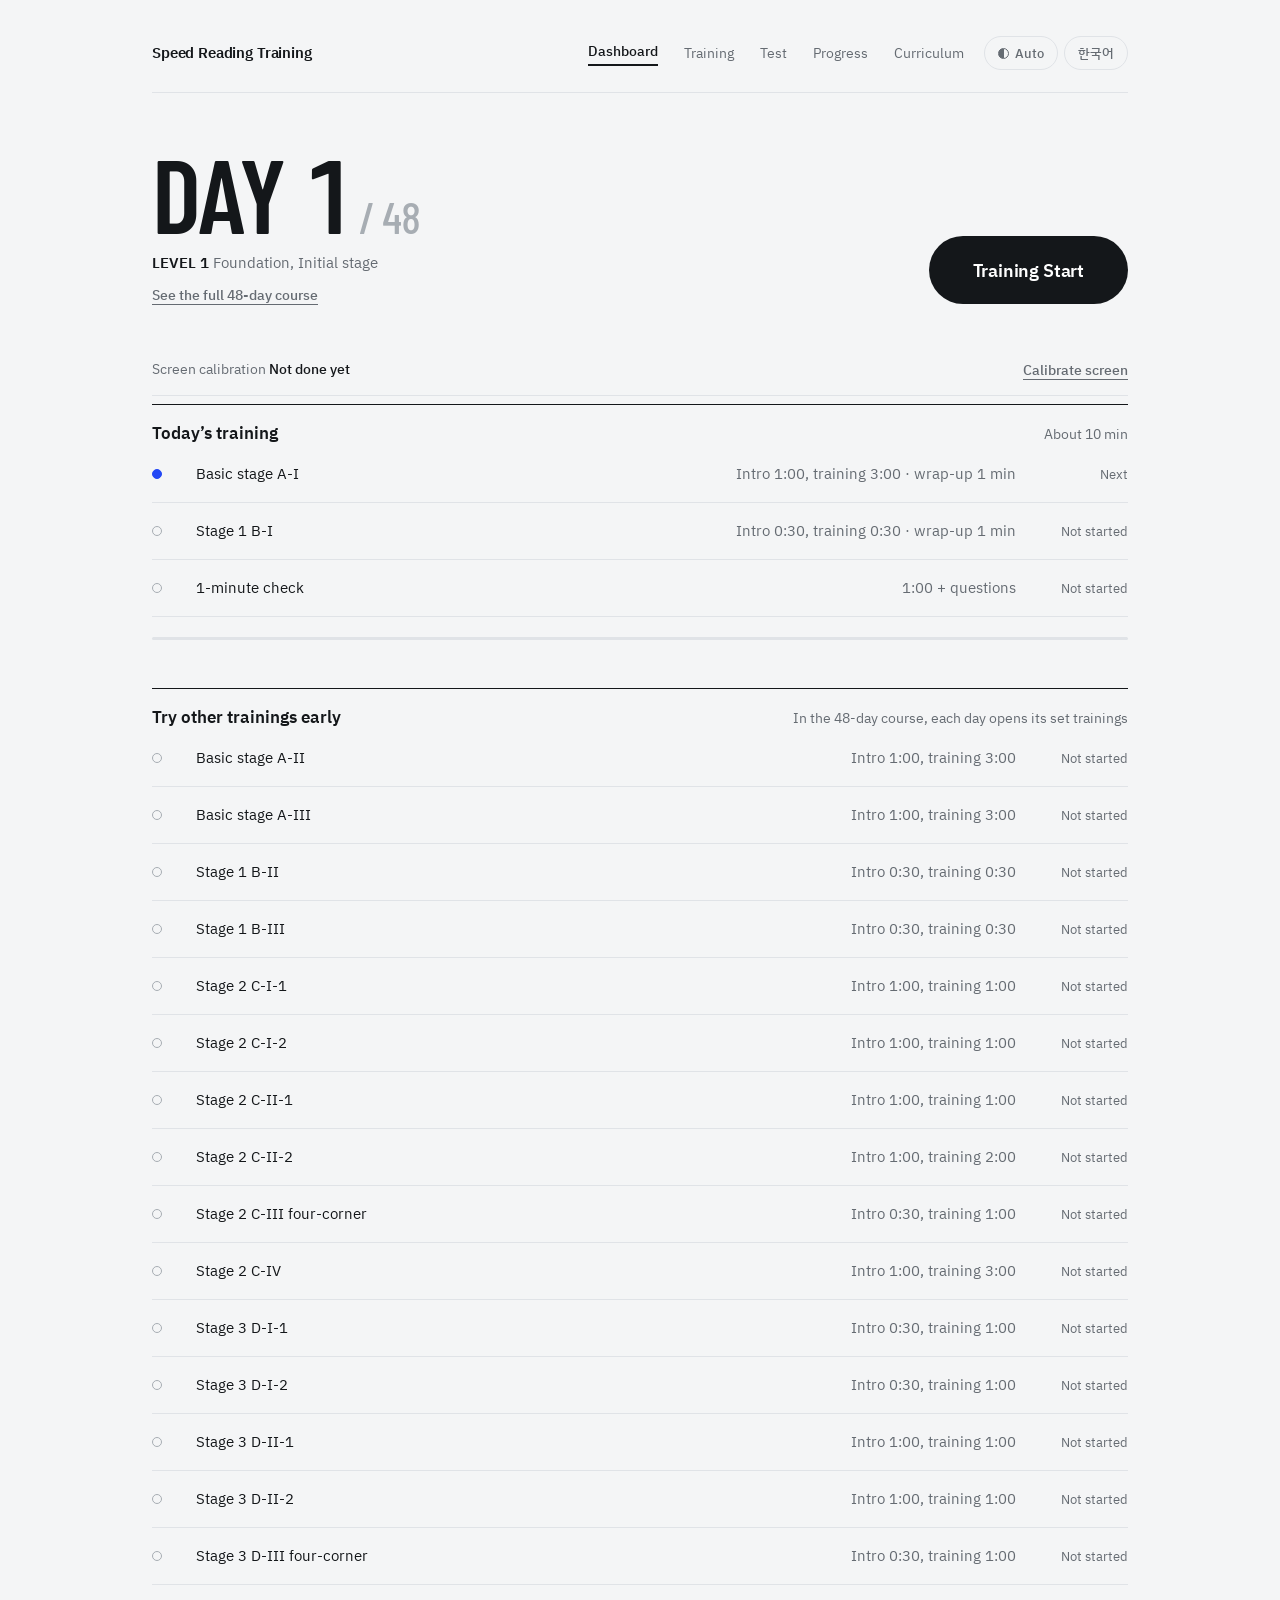
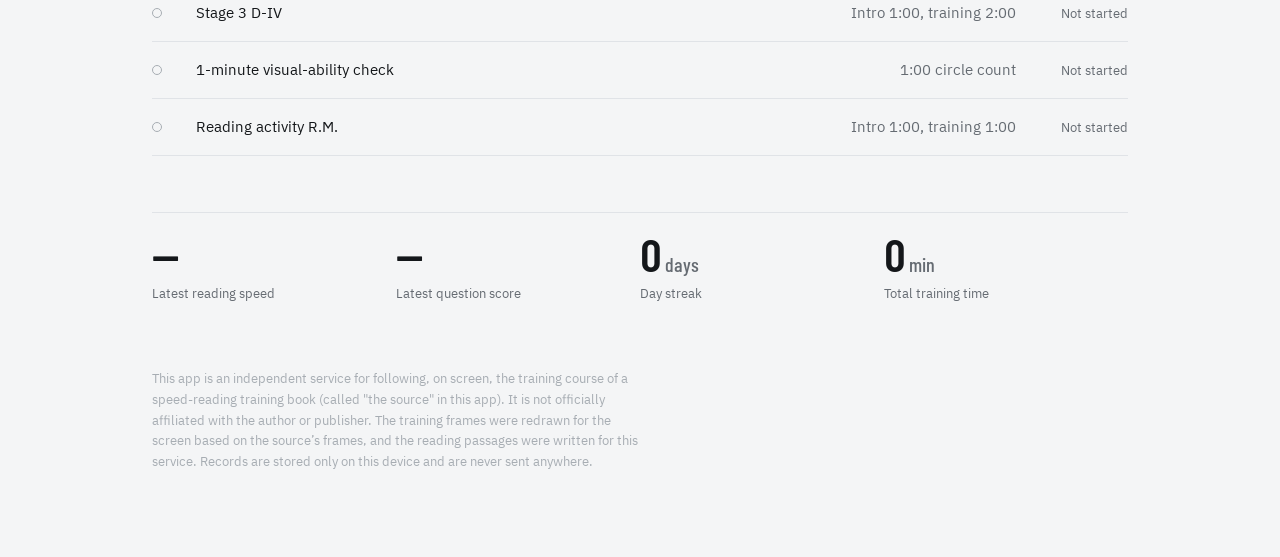
<file: index.html>
<!doctype html>
<html lang="ko">
<head>
<meta charset="utf-8">
<meta name="viewport" content="width=device-width, initial-scale=1, viewport-fit=cover">
<link rel="manifest" href="manifest.webmanifest">
<link rel="icon" href="icons/icon-192.png" sizes="192x192">
<link rel="apple-touch-icon" href="icons/apple-touch-icon.png">
<meta name="theme-color" content="#F4F5F6" media="(prefers-color-scheme: light)">
<meta name="theme-color" content="#0E1013" media="(prefers-color-scheme: dark)">
<title>속독 트레이닝</title>
<meta name="apple-mobile-web-app-title" content="속독 트레이닝">
<link href="fonts/fonts.css" rel="stylesheet"><!-- 글꼴은 저장소 안에 둔다 (OFL 1.1, 외부 요청 없음, 2026-11-19) -->
<style>
:root{
  --bg:#F4F5F6; --paper:#FFFFFF; --ink:#14171A; --muted:#656B72; --faint:#A7ADB3; --line:#E0E3E7;
  --signal:#2348F5; --ok:#0E8F63; --mark:rgba(35,72,245,.14);
  --ctl-line:#80868D; --on-signal:#FFFFFF;
  --sans:"IBM Plex Sans KR",-apple-system,"Apple SD Gothic Neo","Malgun Gothic",system-ui,sans-serif;
  --num:"Barlow Condensed","IBM Plex Sans KR","Arial Narrow",sans-serif;
  color-scheme:light dark;
  box-sizing:border-box;
  padding-top:env(safe-area-inset-top,0px);
  padding-bottom:env(safe-area-inset-bottom,0px);
}
@media (prefers-color-scheme:dark){
  :root:not([data-theme="light"]){
    --bg:#0E1013; --paper:#16191D; --ink:#ECEEF0; --muted:#9AA1A8; --faint:#59606A; --line:#2A2F35;
    --signal:#6684FF; --ok:#3CC08B; --mark:rgba(102,132,255,.22); --ctl-line:#6A717B; --on-signal:#0E1013;
  }
}
:root[data-theme="light"]{color-scheme:light}
:root[data-theme="dark"]{
  color-scheme:dark;
  --bg:#0E1013; --paper:#16191D; --ink:#ECEEF0; --muted:#9AA1A8; --faint:#59606A; --line:#2A2F35;
  --signal:#6684FF; --ok:#3CC08B; --mark:rgba(102,132,255,.22); --ctl-line:#6A717B; --on-signal:#0E1013;
}
html{height:100%;scroll-padding-top:env(safe-area-inset-top,0px)}
*,*::before,*::after{box-sizing:border-box}
[hidden]{display:none !important}
body{margin:0;min-height:100%;background:var(--bg);color:var(--ink);font-family:var(--sans);font-size:16px;line-height:1.6;-webkit-font-smoothing:antialiased}
button{font-family:inherit;color:inherit;cursor:pointer;touch-action:manipulation}
button:focus-visible,a:focus-visible,input:focus-visible{outline:2px solid var(--signal);outline-offset:3px}
.screen{display:none}
.screen.on{display:block}
.wrap{max-width:1040px;margin:0 auto;padding:36px 32px 72px}
.num{font-family:var(--num);font-variant-numeric:tabular-nums;font-weight:600}

/* top bar */
.top{display:flex;align-items:center;justify-content:space-between;gap:24px;padding-bottom:22px;border-bottom:1px solid var(--line)}
.brand{font-weight:600;font-size:15px;letter-spacing:-.01em}
button.brand{all:unset;font-weight:600;font-size:15px;letter-spacing:-.01em;cursor:pointer}
button.brand:focus-visible{outline:2px solid var(--signal);outline-offset:4px;border-radius:2px}
.top.sticky{position:sticky;top:0;z-index:5;background:var(--bg);padding-top:16px;margin-top:-16px}
.tabbar{display:none}
.cu-back{margin-top:40px}
.nav{display:flex;gap:26px;font-size:14px;overflow-x:auto}
.nav span,.nav button{color:var(--faint);white-space:nowrap;font-size:14px}
.nav button{all:unset;cursor:pointer;color:var(--muted);white-space:nowrap}
.nav button:hover{color:var(--ink)}
.nav button:focus-visible{outline:2px solid var(--signal);outline-offset:4px;border-radius:2px}
.nav .cur{color:var(--ink);font-weight:500;box-shadow:inset 0 -2px 0 var(--ink);padding-bottom:4px}
.lvl .tolink{display:block;margin-top:10px}
.hdr-r{display:flex;align-items:center;gap:20px;min-width:0}
.prefs{display:flex;gap:6px;flex:none}
.pref{height:34px;padding:0 13px;border:1px solid var(--line);border-radius:999px;background:none;font-size:13px;font-weight:500;color:var(--muted);white-space:nowrap}
.pref:hover{color:var(--ink);border-color:var(--ink)}
.pref .ic{display:inline-block;width:11px;height:11px;border-radius:50%;border:1.5px solid currentColor;margin-right:6px;vertical-align:-1px;background:linear-gradient(90deg,currentColor 50%,transparent 50%)}
.pref[data-v="light"] .ic{background:none}
.pref[data-v="dark"] .ic{background:currentColor}

/* dashboard */
.hero{display:flex;align-items:flex-end;justify-content:space-between;gap:32px;padding:56px 0 40px;flex-wrap:wrap}
.day{font-size:104px;line-height:.85;letter-spacing:-.01em}
.day .of{font-size:44px;color:var(--faint);font-weight:500;margin-left:6px}
.lvl{margin-top:14px;color:var(--muted);font-size:15px}
.lvl b{color:var(--ink);font-weight:600}
.lvl .alldone{display:block;color:var(--ok);font-weight:500;margin-top:4px}
.start{height:68px;padding:0 44px;border:0;border-radius:999px;background:var(--ink);color:var(--paper);font-size:18px;font-weight:600;letter-spacing:-.01em}
.start:hover{opacity:.9}
.sect{display:flex;justify-content:space-between;align-items:baseline;border-top:1px solid var(--ink);padding-top:14px;margin-top:8px}
.sect h2{margin:0;font-size:17px;font-weight:600}
.sect span{color:var(--muted);font-size:14px}
.rows{list-style:none;margin:0;padding:0}
.rows li{border-bottom:1px solid var(--line)}
.rows button{all:unset;box-sizing:border-box;width:100%;display:grid;grid-template-columns:28px 1fr auto 96px;gap:16px;align-items:center;padding:16px 0;font-size:15px;cursor:pointer}
.rows button:hover .nm{text-decoration:underline;text-underline-offset:4px}
.rows button:focus-visible{outline:2px solid var(--signal);outline-offset:2px}
.dot{width:10px;height:10px;border-radius:50%;border:1.5px solid var(--faint)}
.dot.done{background:var(--ok);border-color:var(--ok)}
.dot.next{background:var(--signal);border-color:var(--signal)}
.rows .plan{color:var(--muted);font-variant-numeric:tabular-nums}
.rows .st{text-align:right;font-size:13px;color:var(--muted)}
.rows .st.done{color:var(--ok)}
.rows .nm .tag{margin-left:8px;vertical-align:1px}
.trg{margin-top:44px}
.trg .sect{margin-top:0}
.bar{height:3px;background:var(--line);margin:20px 0 0;border-radius:2px;overflow:hidden}
.bar i{display:block;height:100%;background:var(--ink);width:0;transition:width .4s ease}
.metrics{display:grid;grid-template-columns:repeat(4,1fr);margin-top:56px;border-top:1px solid var(--line)}
.metrics>div{padding:18px 20px 0 0}
.metrics .v{font-size:46px;line-height:1}
.metrics .v small{font-size:20px;color:var(--muted);font-weight:500;margin-left:3px}
.metrics .l{font-size:13px;color:var(--muted);margin-top:6px}
.foot{margin-top:64px;font-size:13px;color:var(--faint);max-width:62ch}

/* brief */
.close{width:44px;height:44px;border-radius:50%;border:1px solid var(--line);background:none;font-size:20px;line-height:1;flex:none}
.brief{display:grid;grid-template-columns:1.25fr 1fr;gap:64px;padding-top:48px}
.kicker{font-size:14px;color:var(--muted)}
.brief h1{font-size:44px;line-height:1.15;letter-spacing:-.02em;margin:6px 0 18px;font-weight:600}
.brief .lead{font-size:18px;color:var(--ink);max-width:34ch;margin:0 0 36px}
.steps{list-style:none;margin:0;padding:0;counter-reset:s}
.steps li{counter-increment:s;display:grid;grid-template-columns:40px 1fr;padding:14px 0;border-top:1px solid var(--line);font-size:15px}
.steps li::before{content:counter(s);font-family:var(--num);font-size:22px;font-weight:600;color:var(--faint);line-height:1.2}
.steps li.must::before{color:var(--signal)}
.src{font-size:13px;color:var(--muted);margin-top:24px;border-left:2px solid var(--line);padding-left:12px}
.panel h3{font-size:14px;font-weight:500;color:var(--muted);margin:0 0 10px}
.panel .grp{margin-bottom:28px}
.seg{display:inline-flex;border:1px solid var(--line);border-radius:999px;padding:3px;flex-wrap:wrap}
.seg button{border:0;background:none;padding:8px 16px;border-radius:999px;font-size:14px;font-weight:500;color:var(--muted)}
.seg button[aria-pressed="true"]{background:var(--ink);color:var(--paper)}
.hint{font-size:13px;color:var(--muted);margin-top:8px}
.plan-sum{border-top:1px solid var(--ink);padding-top:16px;margin:8px 0 28px;display:flex;gap:28px}
.plan-sum .v{font-size:34px;line-height:1}
.plan-sum .l{font-size:12px;color:var(--muted)}
.go{width:100%}

/* player (shared by training + reader) */
.fs.on{position:fixed;inset:0;display:flex;flex-direction:column;background:var(--paper);padding:env(safe-area-inset-top,0px) 0 env(safe-area-inset-bottom,0px);z-index:10}
.pbar{display:flex;justify-content:space-between;align-items:flex-start;gap:16px;padding:24px 32px 0}
.pname .t{font-size:13px;color:var(--muted);letter-spacing:.04em}
.pname .n{font-size:21px;font-weight:600;letter-spacing:-.01em}
.pname .lv{font-family:var(--num);font-weight:500;font-size:17px;color:var(--muted);margin-left:10px}
.pausebtn{width:56px;height:56px;border-radius:50%;border:1px solid var(--line);background:var(--paper);display:grid;place-items:center;flex:none}
.pausebtn i{display:block;width:16px;height:18px;border-left:5px solid var(--ink);border-right:5px solid var(--ink)}
.pausebtn[hidden]{display:none}
.stagewrap{flex:1;min-height:0;display:flex;flex-direction:column;align-items:center;justify-content:center;position:relative;padding:0 28px}
.stagewrap[data-vpos="top"]{justify-content:flex-start;padding-top:3vh}
.stagewrap[data-vpos="bot"]{justify-content:flex-end;padding-bottom:2vh}
.phase .vpos{color:var(--signal);font-weight:500}
.steps li.quote{color:var(--muted);font-style:italic}
.steps li.quote::before{content:'“';font-style:normal}
.phase{font-size:16px;color:var(--muted);min-height:1.6em;text-align:center}
.phase b{color:var(--ink);font-weight:600}
svg.stage{width:min(100%,1240px);max-width:100%;height:auto;touch-action:none;user-select:none;-webkit-user-select:none;margin-top:12px}
svg.stage .rail{stroke:var(--faint);stroke-width:1.5;stroke-dasharray:1 9;stroke-linecap:round}
svg.stage .gutter{stroke:var(--line);stroke-width:1.5;stroke-dasharray:4 6}
svg.stage .arw{fill:var(--faint)}
svg.stage .c{fill:var(--paper);stroke:var(--ink);stroke-width:1.6}
svg.stage .c.on{fill:var(--signal);stroke:var(--signal)}
svg.stage .end{fill:none;stroke:var(--ink);stroke-width:1.1}
svg.stage .beat{fill:none;stroke:var(--signal);stroke-width:3;stroke-linecap:round}
svg.stage .ptr{fill:var(--ink);opacity:.28}
svg.stage .tap{fill:none;stroke:var(--ink);stroke-width:1.5;opacity:0}
svg.stage .tap.go{animation:tap .45s ease-out}
@keyframes tap{from{opacity:.5}to{opacity:0}}
@media (prefers-reduced-motion:reduce){svg.stage .tap.go{animation:none}}
svg.stage.eyes{cursor:none}
svg.stage.eyes .ptr{display:none}
.rotate{display:none;font-size:13px;color:var(--faint);margin-top:18px}
.hud{display:grid;grid-template-columns:1.5fr 1fr 1fr 1.3fr;border-top:1px solid var(--line)}
.hud>div{padding:18px 32px 22px;border-right:1px solid var(--line)}
.hud>div:last-child{border-right:0}
.hud .l{font-size:12px;color:var(--muted);letter-spacing:.06em}
.hud .v{font-family:var(--num);font-weight:600;font-variant-numeric:tabular-nums;font-size:46px;line-height:1;margin-top:8px}
.hud .time .v{font-size:68px}
.hud .dim .v{color:var(--faint)}
.pace{display:flex;align-items:center;gap:12px}
.pace button{width:36px;height:36px;border-radius:50%;border:1px solid var(--line);background:none;font-size:18px;line-height:1}
@media (pointer:coarse){.pace button{width:44px;height:44px}}
.ovl{position:absolute;inset:0;display:none;flex-direction:column;align-items:center;justify-content:center;text-align:center;gap:12px;padding:24px;background:color-mix(in srgb,var(--paper) 90%,transparent);z-index:2}
.ovl.on{display:flex}
.ovl .n{font-family:var(--num);font-weight:600;font-size:168px;line-height:.9}
.ovl .h{font-size:22px;font-weight:600}
.ovl p{max-width:30em;color:var(--muted);font-size:16px;margin:0}
.ovl .acts{display:flex;gap:12px;margin-top:20px;flex-wrap:wrap;justify-content:center}
.btn{height:52px;padding:0 28px;border-radius:999px;font-size:15px;font-weight:600;border:1px solid var(--ink);background:none}
.btn.solid{background:var(--ink);color:var(--paper)}
.btn:disabled{opacity:.35;cursor:not-allowed}
.linkbtn{background:none;border:0;font-size:15px;font-weight:500;color:var(--muted);text-decoration:underline;text-underline-offset:4px;padding:0 8px;height:52px}

/* check & result */
.narrow{max-width:760px}
.check h1,.result h1,.quiz h1{font-size:40px;line-height:1.15;letter-spacing:-.02em;margin:56px 0 8px;font-weight:600}
.check .sub,.quiz .sub{color:var(--muted);margin:0 0 32px}
.chips{display:flex;flex-wrap:wrap;gap:10px}
.chips button{height:46px;padding:0 20px;border-radius:999px;border:1px solid var(--line);background:var(--paper);font-size:15px}
.chips button[aria-pressed="true"]{border-color:var(--ink);background:var(--ink);color:var(--paper)}
.note{margin-top:28px;font-size:14px;color:var(--muted);border-left:2px solid var(--signal);padding-left:12px}
.check .btn{margin-top:40px}
.result .tag{font-size:14px;color:var(--muted)}
.rgrid{display:grid;grid-template-columns:repeat(4,1fr);border-top:1px solid var(--ink);margin-top:32px}
.rgrid>div{padding:16px 16px 0 0}
.rgrid .v{font-size:52px;line-height:1}
.rgrid .v small{font-size:20px;color:var(--muted);font-weight:500;margin-left:2px}
.rgrid .l{font-size:13px;color:var(--muted);margin-top:6px}
.cmp{margin:44px 0 0;border-top:1px solid var(--line)}
.cmp div{display:grid;grid-template-columns:160px 1fr;padding:14px 0;border-bottom:1px solid var(--line);font-size:15px}
.cmp dt{color:var(--muted)}
.cmp dd{margin:0;font-variant-numeric:tabular-nums}
.racts{display:flex;gap:12px;align-items:center;margin-top:40px;flex-wrap:wrap}
.racts .cap{font-size:14px;color:var(--ok);width:100%;font-weight:500}

/* calibration */
.calib{max-width:760px;padding-top:36px}
.clead{font-size:18px;max-width:40ch;margin:0 0 28px}
.csteps{list-style:none;margin:0;padding:0;counter-reset:c}
.csteps>li{counter-increment:c;position:relative;padding:28px 0 32px 56px;border-top:1px solid var(--line)}
.csteps>li::before{content:counter(c);position:absolute;left:0;top:22px;font-family:var(--num);font-weight:600;font-size:34px;color:var(--faint)}
.csteps h2{font-size:19px;margin:0 0 4px;font-weight:600}
.cdesc{color:var(--muted);font-size:15px;margin:0 0 18px;max-width:52ch}
.cardbox{overflow-x:auto;padding:4px 0 16px}
.card.tall{aspect-ratio:53.98/85.6}
@media (max-width:359px){.top{gap:8px}.hdr-r{gap:6px}.pref{padding:0 8px}.top .brand{font-size:14px}}
.card{width:323px;aspect-ratio:85.6/53.98;border:2px solid var(--ink);border-radius:12px;display:grid;place-items:center;color:var(--muted);font-size:13px}
.cardctl{display:flex;align-items:center;gap:14px;max-width:520px}
.cardctl input{flex:1;accent-color:var(--ink)}
.rnd{width:40px;height:40px;border-radius:50%;border:1px solid var(--line);background:var(--paper);font-size:18px;line-height:1;flex:none}
.field{display:inline-flex;align-items:center;gap:8px;font-size:15px;color:var(--muted);margin-top:14px;margin-right:20px}
.field input{width:84px;height:40px;border:1px solid var(--line);border-radius:10px;padding:0 10px;font:600 18px var(--num);color:var(--ink);background:var(--paper)}
.field input:disabled{color:var(--faint)}
.checks{display:flex;flex-direction:column;gap:12px}
.checks label{display:flex;gap:12px;align-items:flex-start;font-size:15px;line-height:1.5}
.checks input{width:20px;height:20px;margin:2px 0 0;accent-color:var(--ink);flex:none}
.checks em{display:block;font-style:normal;font-size:13px;color:var(--faint)}
.adv{border-top:1px solid var(--line);padding:18px 0}
.adv summary{cursor:pointer;font-size:15px;font-weight:500}
.adv .cdesc{margin-top:12px}
.adv h4{font-size:14px;font-weight:500;margin:18px 0 0;color:var(--ink)}
.cfoot{border-top:1px solid var(--ink);padding-top:20px;display:flex;justify-content:space-between;align-items:center;gap:20px;flex-wrap:wrap}
.cres{font-size:14px;color:var(--muted);max-width:44ch}
.cres b{color:var(--ink);font-weight:600}
.calline{display:flex;justify-content:space-between;align-items:center;gap:16px;border-bottom:1px solid var(--line);padding:14px 0;font-size:14px;color:var(--muted);flex-wrap:wrap}
.calline b{color:var(--ink);font-weight:500}
.textbtn{background:none;border:0;padding:0;font-size:14px;font-weight:500;text-decoration:underline;text-underline-offset:4px}
.angle{font-size:13px;color:var(--faint);margin-top:16px;text-align:center;max-width:60ch}
.angle.warn{color:var(--muted)}

/* curriculum */
.cu-h1{font-size:44px;line-height:1.15;letter-spacing:-.02em;margin:48px 0 14px;font-weight:600}
.cu-lead{font-size:17px;color:var(--muted);max-width:56ch;margin:0}
.cu-stats{display:grid;grid-template-columns:repeat(4,1fr);border-top:1px solid var(--ink);margin-top:36px}
.cu-stats>div{padding:16px 16px 0 0}
.cu-stats .v{font-size:46px;line-height:1}
.cu-stats .v small{font-size:20px;color:var(--muted);font-weight:500;margin-left:3px}
.cu-stats .l{font-size:13px;color:var(--muted);margin-top:6px}
.tl{margin-top:56px}
.tl-track{position:relative;display:flex;gap:3px;height:40px}
.tl-seg{position:relative;border-radius:6px;background:var(--line);display:flex;align-items:center;justify-content:center;font:600 15px var(--num);color:var(--muted);min-width:22px;overflow:hidden}
.tl-seg.cur{background:var(--ink);color:var(--paper)}
.tl-days{display:flex;gap:3px;margin-top:8px}
.tl-days span{font-size:12px;color:var(--muted);font-variant-numeric:tabular-nums;min-width:22px;text-align:center}
.tl-today{position:absolute;top:-30px;transform:translateX(-50%);font-size:12px;font-weight:600;color:var(--signal);white-space:nowrap}
.tl-today::after{content:"";position:absolute;left:50%;top:20px;width:2px;height:54px;background:var(--signal);transform:translateX(-50%)}
.tl-today.l{transform:translateX(-1px)}.tl-today.l::after{left:0;transform:none}
.tl-today.r{transform:translateX(calc(-100% + 1px))}.tl-today.r::after{left:auto;right:0;transform:none}
.ov{width:100%;border-collapse:collapse;margin-top:48px;font-size:15px}
.ov caption{text-align:left;font-size:17px;font-weight:600;padding-bottom:12px;border-bottom:1px solid var(--ink)}
.ov th{font-size:12px;font-weight:500;color:var(--muted);text-align:left;padding:12px 16px 10px 0;border-bottom:1px solid var(--line);white-space:nowrap}
.ov td{padding:16px 16px 16px 0;border-bottom:1px solid var(--line);vertical-align:top}
.ov tr.cur td:first-child{box-shadow:inset 3px 0 0 var(--signal);padding-left:12px}
.ov .lv{font-weight:600;white-space:nowrap}
.ov .lv small{display:block;font-weight:400;color:var(--muted);font-size:13px}
.ov .days{font:600 18px var(--num);white-space:nowrap}
.ov .tr{color:var(--ink);line-height:1.55}
.ov .min{white-space:nowrap;font-variant-numeric:tabular-nums}
.rng{position:relative;width:140px;height:6px;border-radius:3px;background:var(--line);margin-top:8px}
.rng i{position:absolute;top:0;bottom:0;border-radius:3px;background:var(--ink)}
.rng-ax{display:flex;justify-content:space-between;width:140px;font-size:11px;color:var(--faint);margin-top:3px}
.tag{display:inline-block;font-size:11px;font-weight:500;line-height:1;padding:4px 7px;border-radius:999px;border:1px solid var(--line);color:var(--muted);vertical-align:2px;margin-left:6px;white-space:nowrap}
.tag.src{border-color:transparent;background:var(--line);color:var(--ink)}
.tag.est{border-style:dashed}
.tag.safe{border-color:var(--signal);color:var(--signal)}
.steps li .tag{display:inline;margin-left:2px;padding:2px 7px;vertical-align:baseline;line-height:1.2}
.blinkq{margin:0 0 32px;padding:0 0 28px;border-bottom:1px solid var(--line)}
.blinkq h3{font-size:15px;font-weight:600;margin:0 0 10px}
.blinkq .g2{margin-top:20px}
.blinkq .hint{margin-top:14px}
/* 반응 점검 선택 버튼: 선택 안 함 = 중립 바탕·테두리, 선택 = 브랜드 파랑 바탕·테두리·체크 (WCAG 대비 4.5:1 글자, 3:1 테두리) */
#check .seg{border:0;padding:0;gap:8px}
#check .seg button,#check .chips button{height:44px;padding:0 18px;border:1px solid var(--ctl-line);border-radius:999px;background:var(--paper);color:var(--ink);font-size:15px;font-weight:500}
#check .seg button[aria-pressed="true"],#check .chips button[aria-pressed="true"]{background:var(--signal);border-color:var(--signal);color:var(--on-signal);font-weight:600;padding-left:14px;box-shadow:0 0 0 1px var(--signal)}
#check .seg button[aria-pressed="true"]::before,#check .chips button[aria-pressed="true"]::before{content:"\2713";display:inline-block;margin-right:6px;font-weight:700}
.s2h{margin-top:48px}
.pg-sub{margin:4px 0 12px}
.bk{display:flex;flex-wrap:wrap;gap:10px;margin-top:8px}
.bk-msg{margin-top:14px;min-height:1.5em}
.chart{width:100%;height:auto;display:block;margin-top:8px;overflow:visible}
.chart .cg{stroke:var(--line);stroke-width:1}
.chart .ct{fill:var(--muted);font-size:12px;font-family:var(--num);font-variant-numeric:tabular-nums}
.chart .cl{fill:none;stroke:var(--signal);stroke-width:2;stroke-linejoin:round;stroke-linecap:round}
.chart .cd{fill:var(--signal);stroke:var(--paper);stroke-width:2}
.chart .chit{fill:transparent;cursor:default}
.chart .cpt:hover .cd{r:6}
.chart .cv{fill:var(--ink);font-size:14px;font-weight:600;font-family:var(--num)}
.chart .cref{stroke:var(--muted);stroke-width:1.25;stroke-dasharray:4 4}
.chart .cref-t{fill:var(--muted)}
.ptab{width:100%;border-collapse:collapse;font-size:14px;margin-top:16px;font-variant-numeric:tabular-nums}
.ptab th{font-size:12px;font-weight:500;color:var(--muted);text-align:left;padding:8px 12px 8px 0;border-bottom:1px solid var(--line)}
.ptab td{padding:9px 12px 9px 0;border-bottom:1px solid var(--line)}
.hbars{list-style:none;margin:12px 0 0;padding:0;display:flex;flex-direction:column;gap:8px}
.hbars li{display:grid;grid-template-columns:minmax(0,1.4fr) 2fr 3.2em;gap:12px;align-items:center;font-size:14px}
.hb-k{color:var(--ink);overflow:hidden;text-overflow:ellipsis;white-space:nowrap}
.hb-bar{height:10px;background:var(--line);border-radius:4px;overflow:hidden}
.hb-bar i{display:block;height:100%;background:var(--signal);border-radius:0 4px 4px 0}
.hb-v{text-align:right;color:var(--muted);font-variant-numeric:tabular-nums;font-size:13px}
.cu-stats .v small{white-space:nowrap}
#pgStats .v{white-space:nowrap}
@media (max-width:760px){#pgStats .v{font-size:34px}#pgStats .v small{font-size:15px}}
.pg-two{display:grid;grid-template-columns:1fr 1fr;gap:48px}
@media (max-width:760px){.pg-two{grid-template-columns:1fr;gap:0}}
.rmphase{text-align:center;padding:8px 24px 0;min-height:2.2em}
.rmwrap{position:relative}
.rmbar{position:absolute;left:0;top:0;width:28px;height:4px;border-radius:2px;background:var(--signal);opacity:0;pointer-events:none;will-change:transform}
.rmbar.gap{height:0;border-top:3px dotted var(--signal);background:none}
.rmwrap.eyes{cursor:none}
.rmcorner{position:absolute;right:0;bottom:0;width:0;height:0;border-style:solid;border-width:0 0 56px 56px;border-color:transparent transparent var(--signal) transparent;opacity:0;transition:opacity .2s;pointer-events:none}
.rmcorner.on{opacity:.85}
.hud .v.rmpace{font-size:30px}
svg.stage.spread .link{stroke:var(--faint);stroke-width:1.1;vector-effect:non-scaling-stroke}
svg.stage.spread .rail.ret{fill:none}
svg.stage .c.mk{fill:var(--signal);stroke:var(--signal)}
svg.stage .c.mk + .clab{fill:var(--paper)}
svg.stage.marking{cursor:pointer}
.phase .mkok{height:36px;padding:0 18px;margin-left:10px;font-size:14px;vertical-align:middle}
svg.stage.spread .page{fill:var(--paper);stroke:var(--line);stroke-width:1;vector-effect:non-scaling-stroke}
svg.stage.spread .gutter{stroke-width:1.5;vector-effect:non-scaling-stroke}
svg.stage.spread .rail{stroke-width:1.4;stroke-dasharray:1 6;vector-effect:non-scaling-stroke}
svg.stage.spread .c{stroke-width:1.5;vector-effect:non-scaling-stroke}
svg.stage.spread .beat{stroke-width:3;vector-effect:non-scaling-stroke}
svg.stage.spread .tap{stroke-width:1.5;vector-effect:non-scaling-stroke}
svg.stage .clab{fill:var(--ink);font-family:var(--num);font-weight:600;pointer-events:none}
svg.stage .c.on + .clab{fill:var(--paper)}
svg.stage .mnum,svg.stage .spno{fill:var(--muted);font-family:var(--num);font-weight:500}
svg.stage .corner{fill:var(--signal);opacity:0;transition:opacity .2s}
svg.stage .corner.on{opacity:.85;animation:corner 1s ease-in-out infinite alternate}
@keyframes corner{from{opacity:.35}to{opacity:.9}}
svg.stage g.sp.flip{animation:flip .26s ease-out}
@keyframes flip{from{opacity:0;transform:translateX(6px)}to{opacity:1;transform:none}}
@media (prefers-reduced-motion:reduce){svg.stage g.sp.flip,svg.stage .corner.on{animation:none}}
.timecmp{margin-top:10px;font-size:13px;line-height:1.55;color:var(--muted)}
.timecmp b{color:var(--ink);font-weight:600}
.seg button .rec{font-size:11px;margin-left:4px;opacity:.75}
.lvd{border-top:1px solid var(--line)}
.lvd:last-of-type{border-bottom:1px solid var(--line)}
.lvd summary{list-style:none;cursor:pointer;display:grid;grid-template-columns:1fr auto;gap:16px;align-items:center;padding:18px 0}
.lvd summary::-webkit-details-marker{display:none}
.lvd summary .t{font-size:18px;font-weight:600}
.lvd summary .t small{font-size:14px;color:var(--muted);font-weight:400;margin-left:8px}
.lvd summary .chev{width:10px;height:10px;border-right:1.5px solid var(--muted);border-bottom:1.5px solid var(--muted);transform:rotate(45deg);transition:transform .2s}
.lvd[open] summary .chev{transform:rotate(-135deg)}
.lvd .body{padding:0 0 28px}
.lvd .purpose{font-size:15px;margin:0 0 6px}
.lvd .meta{font-size:13px;color:var(--muted);margin:0 0 16px}
.bt{width:100%;border-collapse:collapse;font-size:14px;font-variant-numeric:tabular-nums}
.bt th{font-size:12px;font-weight:500;color:var(--muted);text-align:left;padding:8px 12px 8px 0;border-bottom:1px solid var(--line)}
.bt td{padding:10px 12px 10px 0;border-bottom:1px solid var(--line)}
.bt td:first-child{font-weight:500;white-space:nowrap}
.bt td.muted{color:var(--muted)}
.bt tfoot td{font-weight:600;border-bottom:0;padding-top:12px}
.unlock{list-style:none;margin:20px 0 0;padding:0;font-size:14px}
.unlock li{display:grid;grid-template-columns:96px 1fr;gap:12px;padding:8px 0;border-top:1px solid var(--line)}
.unlock li b{font:600 15px var(--num)}
.unlock li.now{color:var(--signal)}
.cu-sec{font-size:17px;font-weight:600;margin:56px 0 4px;padding-bottom:12px;border-bottom:1px solid var(--ink)}
.cu-note{font-size:13px;color:var(--muted);margin-top:28px;max-width:70ch}

/* reader */
.rprog{height:3px;background:var(--line);margin:18px 32px 0;border-radius:2px;overflow:hidden}
.rprog i{display:block;height:100%;width:0;background:var(--signal)}
.rwrap{flex:1;min-height:0;display:flex;justify-content:center;padding:28px 48px 20px;position:relative;touch-action:pan-y}
.reader{position:relative;align-self:stretch;width:min(100%,1180px);columns:2;column-gap:72px;column-fill:auto;overflow:hidden;font-size:19px;line-height:1.9;color:var(--ink);word-break:keep-all;overflow-wrap:break-word}
.reader:lang(en){line-height:1.75;word-break:normal}
.reader h3{font-size:22px;line-height:1.5;margin:0 0 18px;font-weight:600;break-after:avoid}
.reader p{margin:0;text-indent:1em}
.reader .w{border-radius:3px}
.reader.marking .w{cursor:pointer}
.reader.marking .w:hover{background:var(--mark)}
.reader .w.rd{background:var(--mark)}
.reader .w.mk{background:var(--signal);color:var(--paper)}
.markbar{display:flex;visibility:hidden;align-items:center;justify-content:center;gap:16px;flex-wrap:wrap;padding:14px 32px;border-top:1px solid var(--line);font-size:15px;min-height:72px}
.markbar.on{visibility:visible}
.markbar b{font-weight:600}
.markbar .btn{height:44px}
.rhud{grid-template-columns:1.2fr 1fr 1.6fr}
.rnav{display:flex;align-items:center;gap:10px;flex-wrap:wrap;margin-top:8px}
.rnav .rnd{width:44px;height:44px}
.rnav .btn{height:44px;padding:0 20px}

/* measure intro & quiz */
.q9{border-top:1px solid var(--line);padding:24px 0 8px}
.q9 h2,.mcq legend{font-size:18px;font-weight:600;margin:0 0 14px;padding:0}
.scale{display:grid;grid-template-columns:repeat(9,1fr);gap:6px;max-width:560px}
.scale button{height:52px;border:1px solid var(--line);border-radius:12px;background:var(--paper);font:600 22px var(--num)}
.scale button[aria-pressed="true"]{background:var(--ink);color:var(--paper);border-color:var(--ink)}
.scale-l{display:flex;justify-content:space-between;max-width:560px;font-size:13px;color:var(--muted);margin-top:8px;gap:12px}
.scale-m{font-size:13px;color:var(--muted);margin-top:4px;max-width:560px;text-align:center}
.mcq{border:0;border-top:1px solid var(--line);padding:24px 0 8px;margin:0}
.opts{display:flex;flex-direction:column;gap:8px}
.opts button{text-align:left;min-height:50px;padding:12px 18px;border:1px solid var(--line);border-radius:12px;background:var(--paper);font-size:15px;line-height:1.45}
.opts button[aria-pressed="true"]{border-color:var(--ink);box-shadow:inset 0 0 0 1px var(--ink);font-weight:500}
.quiz .btn{margin-top:32px}
.empty{font-size:14px;color:var(--muted);border-top:1px solid var(--line);padding-top:20px}

@media (max-width:860px){
  .reader{columns:1}
}
@media (max-width:760px){
  .wrap{padding:24px 20px 56px}
  .nav{display:none}
  body.has-tabs{padding-bottom:calc(64px + env(safe-area-inset-bottom,0px))}
  body.has-tabs .tabbar{display:grid}
  .tabbar{position:fixed;left:0;right:0;bottom:0;z-index:8;grid-template-columns:repeat(5,1fr);background:var(--paper);border-top:1px solid var(--line);padding:0 4px env(safe-area-inset-bottom,0px)}
  .tabbar button,.tabbar span{all:unset;box-sizing:border-box;height:60px;display:flex;align-items:center;justify-content:center;font-size:12px;font-weight:500;color:var(--faint);text-align:center}
  .tabbar button{color:var(--muted);cursor:pointer}
  .tabbar button.cur{color:var(--ink);font-weight:600;box-shadow:inset 0 2px 0 var(--ink)}
  .tabbar button:focus-visible{outline:2px solid var(--signal);outline-offset:-4px}
  .hdr-r{gap:10px}
  .pref{padding:0 10px}
  .day{font-size:76px}.day .of{font-size:32px}
  .hero{padding:36px 0 28px}
  .start{width:100%}
  .rows button{grid-template-columns:22px 1fr auto}
  .rows .st{white-space:nowrap}
  .rows .plan{grid-column:2;grid-row:2;font-size:13px;margin-top:-10px}
  .metrics,.rgrid,.cu-stats{grid-template-columns:repeat(2,1fr)}
  .cu-stats>div{padding-bottom:16px}
  .cu-h1{font-size:32px;margin-top:32px}
  .ov thead{display:none}
  .ov,.ov tbody,.ov tr,.ov td{display:block;width:100%}
  .ov caption{display:block;width:100%}
  .ov tr{border-bottom:1px solid var(--line);padding:14px 0}
  .ov td{border:0;padding:3px 0}
  .ov tr.cur td:first-child{box-shadow:none;padding-left:0}
  .ov tr.cur{box-shadow:inset 3px 0 0 var(--signal);padding-left:12px}
  .tl-days span,.tl-seg{min-width:14px}
  .bt th:nth-child(4),.bt td:nth-child(4){display:none}
  .bt td:first-child{white-space:normal}
  .bt th,.bt td{padding-right:8px}
  .metrics>div,.rgrid>div{padding-bottom:16px}
  .brief{grid-template-columns:1fr;gap:36px;padding-top:28px}
  .brief h1{font-size:34px}
  .pbar{padding:16px 20px 0}
  .hud{grid-template-columns:1fr 1fr}
  .hud>div{padding:12px 20px 14px;border-bottom:1px solid var(--line)}
  .hud>div:nth-child(2n){border-right:0}
  .hud .v{font-size:34px}.hud .time .v{font-size:44px}
  .rhud>div:last-child{grid-column:1 / -1}
  .ovl .n{font-size:120px}
  .check h1,.result h1,.quiz h1{font-size:30px;margin-top:36px}
  .cmp div{grid-template-columns:120px 1fr}
  .csteps>li{padding-left:40px}
  .csteps>li::before{font-size:26px}
  .clead{font-size:16px}
  .cfoot .start{width:100%}
  .rwrap{padding:20px 20px 12px}
  .rprog{margin:14px 20px 0}
  .reader{font-size:18px}
  .scale{gap:4px}
  .scale button{height:46px;font-size:19px;border-radius:10px}
}
@media (max-width:760px) and (orientation:portrait){.rotate{display:block}}
/* 휴대폰 가로처럼 낮은 화면: 제목줄과 정보 칸을 한 줄로 줄여 훈련 틀이 보일 높이를 확보한다 (설계) */
@media (orientation:landscape) and (max-height:500px){
  .pbar{padding:8px 20px 0;align-items:center}
  .pname .t{display:none}
  .pname .n{font-size:16px}.pname .lv{font-size:14px}
  .pausebtn{width:44px;height:44px}
  .phase{font-size:13px;min-height:1.3em}
  .angle{font-size:11px;margin-top:4px}
  .stagewrap{padding:0 20px}
  .stagewrap[data-vpos="top"]{padding-top:4px}
  svg.stage{margin-top:4px}
  .hud,.rhud{grid-template-columns:repeat(4,1fr)}
  .rhud{grid-template-columns:1fr 1fr 1.6fr}
  .hud>div,.hud>div:nth-child(2n){padding:5px 16px 7px;border-bottom:0;border-right:1px solid var(--line)}
  .hud>div:last-child{border-right:0}
  .rhud>div:last-child{grid-column:auto}
  .hud .l{font-size:10px}
  .hud .v,.hud .time .v{font-size:22px;margin-top:2px}
  .hud .v.rmpace{font-size:18px}
  .pace button{width:34px;height:34px}
  .rwrap{padding:10px 20px 6px}
  .rprog{margin:8px 20px 0}
}
/* Touch targets (design, 2026-11-18): on touch screens every control is at least 44×44 CSS px to press.
   Mostly the pressable area grows (invisible ::after), not the drawn button. Placed last so the low
   landscape rules above cannot shrink it again. Mouse/trackpad (MacBook) is unchanged. */
@media (pointer:coarse){
  .pref,.nav button,.textbtn,.homebtn,.rnd,.pace button{position:relative}
  .pref::after,.nav button::after,.textbtn::after,.homebtn::after,.rnd::after,.pace button::after{content:"";position:absolute}
  .pref::after{inset:-6px -3px}
  /* the menu scrolls sideways, which clips; padding gives the larger area room inside it */
  .nav{padding:10px 11px;margin:-10px -11px}
  .nav button::after{inset:-10px -11px}
  .textbtn::after{inset:-12px -4px}
  .homebtn::after{inset:-11px -4px}
  .rnd::after{inset:-3px}
  .pace button::after{inset:-6px -8px}
  /* stacked check rows: taller rows instead of extensions that would overlap the next row */
  .checks{gap:0}
  .checks label{padding:10px 0;min-height:44px}
  /* Segmented choices can wrap onto touching rows, so they get real height instead of an overlapping extension. */
  .seg button{min-height:44px;min-width:44px}
  .cardctl input{height:44px}
}
/* Reading activity on a portrait phone: the PACE cell was too narrow for "− value +", which squeezed the
   buttons to ~30px and pushed + off a 320px screen. Same two rows: three readouts above, PACE full width below. */
@media (max-width:760px) and (orientation:portrait){
  #rm .hud{grid-template-columns:repeat(3,1fr)}
  #rm .hud>div{padding-left:14px;padding-right:14px;min-width:0}
  #rm .hud>div:nth-child(2){border-right:1px solid var(--line)}
  #rm .hud>div:nth-child(3){border-right:0}
  #rm .hud>div:last-child{grid-column:1 / -1}
  #rm .pace{justify-content:flex-start}
}
</style>
</head>
<body>

<!-- DASHBOARD -->
<section class="screen on" id="dash" data-ia="dashLabel">
  <div class="wrap">
    <header class="top sticky">
      <button class="brand homebtn" data-i="brand"></button>
      <div class="hdr-r">
        <nav class="nav" data-ia="navLabel"></nav>
        <div class="prefs"></div>
      </div>
    </header>

    <div class="hero">
      <div>
        <div class="day num" id="dayNum">DAY 1<span class="of">/ 48</span></div>
        <div class="lvl"><b id="lvlNum">LEVEL 1</b> <span id="lvlName"></span><span class="alldone" id="allDone" hidden></span><button class="textbtn tolink" id="toCurr" data-i="toCurr"></button></div>
      </div>
      <button class="start" id="dashStart"></button>
    </div>

    <div class="calline"><span><span data-i="calLabel"></span> <b id="dashCalTxt"></b></span><button class="textbtn" id="dashCalBtn"></button></div>

    <div class="sect"><h2 data-i="todayH"></h2><span id="todayEst"></span></div>
    <ul class="rows" id="todayRows"></ul>
    <div class="bar"><i id="todayBar"></i></div>

    <div class="sect s2h"><h2 data-i="s2H"></h2><span data-i="s2Sub"></span></div>
    <ul class="rows" id="s2Rows"></ul>

    <div class="metrics">
      <div><div class="v num" id="mSpeed">—</div><div class="l" data-i="mSpeedL"></div></div>
      <div><div class="v num" id="mComp">—</div><div class="l" data-i="mCompL"></div></div>
      <div><div class="v num" id="mStreak">0</div><div class="l" data-i="mStreakL"></div></div>
      <div><div class="v num" id="mTime">0</div><div class="l" data-i="mTimeL"></div></div>
    </div>

    <p class="foot" data-i="foot"></p>
  </div>
</section>

<!-- PROGRESS -->
<section class="screen" id="train" data-ia="trainLabel">
  <div class="wrap">
    <header class="top sticky">
      <button class="brand homebtn" data-i="brand"></button>
      <div class="hdr-r">
        <nav class="nav" data-ia="navLabel"></nav>
        <div class="prefs"></div>
      </div>
    </header>
    <h1 class="cu-h1" data-i="trH1"></h1>
    <p class="cu-lead" data-i="trLead"></p>
    <div id="trList"></div>
  </div>
</section>

<section class="screen" id="test" data-ia="testLabel">
  <div class="wrap">
    <header class="top sticky">
      <button class="brand homebtn" data-i="brand"></button>
      <div class="hdr-r">
        <nav class="nav" data-ia="navLabel"></nav>
        <div class="prefs"></div>
      </div>
    </header>
    <h1 class="cu-h1" data-i="teH1"></h1>
    <p class="cu-lead" data-i="teLead"></p>
    <div id="teList"></div>
    <p class="cu-note" data-i="teFoot"></p>
  </div>
</section>

<section class="screen" id="prog" data-ia="progLabel">
  <div class="wrap">
    <header class="top sticky">
      <button class="brand homebtn" data-i="brand"></button>
      <div class="hdr-r">
        <nav class="nav" data-ia="navLabel"></nav>
        <div class="prefs"></div>
      </div>
    </header>
    <h1 class="cu-h1" data-i="pgH1"></h1>
    <p class="cu-lead" data-i="pgLead"></p>
    <div class="cu-stats" id="pgStats"></div>
    <h2 class="cu-sec" data-i="pgSpeedH"></h2>
    <p class="cu-note pg-sub" data-i="pgSpeedSub"></p>
    <div id="pgSpeedChart"></div>
    <h2 class="cu-sec" data-i="pgVisH"></h2>
    <p class="cu-note pg-sub" data-i="pgVisSub"></p>
    <div id="pgVisChart"></div>
    <div class="pg-two">
      <div><h2 class="cu-sec" data-i="pgDayH"></h2><div id="pgDayChart"></div></div>
      <div><h2 class="cu-sec" data-i="pgReactH"></h2><div id="pgReact"></div><h2 class="cu-sec" data-i="pgBlinkH"></h2><div id="pgBlink"></div></div>
    </div>
    <p class="cu-note" data-i="pgFoot"></p>
    <h2 class="cu-sec" data-i="bkH"></h2>
    <p class="cu-note pg-sub" data-i="bkSub"></p>
    <div class="bk">
      <button class="btn" type="button" id="bkExport" data-i="bkExport"></button>
      <button class="btn" type="button" id="bkImport" data-i="bkImport"></button>
      <input type="file" id="bkFile" accept="application/json,.json" hidden>
    </div>
    <p class="cu-note bk-msg" id="bkMsg" role="status" aria-live="polite"></p>
  </div>
</section>

<!-- CURRICULUM -->
<section class="screen" id="curr" data-ia="currLabel">
  <div class="wrap">
    <header class="top sticky">
      <button class="brand homebtn" data-i="brand"></button>
      <div class="hdr-r">
        <nav class="nav" data-ia="navLabel"></nav>
        <div class="prefs"></div>
      </div>
    </header>
    <h1 class="cu-h1" data-i="cuH1"></h1>
    <p class="cu-lead" data-i="cuLead"></p>
    <div class="cu-stats" id="cuStats"></div>
    <div class="tl" id="cuTl"></div>
    <table class="ov" id="cuOv"></table>
    <h2 class="cu-sec" data-i="cuDetailH"></h2>
    <div id="cuLevels"></div>
    <p class="cu-note" id="cuNote"></p>
    <button class="btn solid cu-back homebtn" data-i="toDash"></button>
  </div>
</section>
<nav class="tabbar" id="tabbar" data-ia="navLabel"></nav>

<!-- CALIBRATION -->
<section class="screen" id="calib" data-ia="calLabel">
  <div class="wrap">
    <header class="top">
      <div class="brand" data-i="calLabel"></div>
      <div class="hdr-r"><div class="prefs"></div><button class="close" id="calibClose" data-ia="back">×</button></div>
    </header>
    <div class="calib">
      <p class="clead" data-i="cLead"></p>
      <ol class="csteps">
        <li>
          <h2 data-i="c1h"></h2>
          <p class="cdesc" data-i="c1d"></p>
          <div class="cardbox"><div class="card" id="cardRect"><span data-i="cardHere"></span></div></div>
          <div class="cardctl">
            <button class="rnd" id="cardMinus" data-ia="smaller">−</button>
            <input type="range" id="cardRange" min="150" max="700" step="1" value="323" data-ia="cardSize">
            <button class="rnd" id="cardPlus" data-ia="larger">+</button>
          </div>
        </li>
        <li>
          <h2 data-i="c2h"></h2>
          <p class="cdesc" data-i="c2d"></p>
          <div class="seg" id="segDist" role="group" data-ia="distPresets">
            <button data-v="40" aria-pressed="false" data-i="d40"></button>
            <button data-v="50" aria-pressed="true" data-i="d50"></button>
            <button data-v="65" aria-pressed="false" data-i="d65"></button>
          </div>
          <label class="field"><span data-i="custom"></span> <input type="number" id="distInput" min="25" max="120" value="50" inputmode="numeric"> cm</label>
        </li>
        <li>
          <h2 data-i="c3h"></h2>
          <p class="cdesc" data-i="c3d"></p>
          <div class="checks" id="setupChecks">
            <label><input type="checkbox"> <span><span data-i="ck1"></span><em data-i="ck1s"></em></span></label>
            <label><input type="checkbox"> <span data-i="ck2"></span></label>
            <label><input type="checkbox"> <span data-i="ck3"></span></label>
            <label><input type="checkbox"> <span><span data-i="ck4"></span><em data-i="ck4s"></em></span></label>
          </div>
        </li>
      </ol>
      <details class="adv">
        <summary data-i="advSum"></summary>
        <p class="cdesc" data-i="advDesc"></p>
        <h4 data-i="advA"></h4>
        <label class="field"><span data-i="diamL"></span> <input type="number" id="aDiam" step="0.1" min="2" max="20"> mm</label>
        <label class="field"><span data-i="gapL"></span> <input type="number" id="aGap" step="0.1" min="5" max="40"> mm</label>
        <h4 data-i="advB"></h4>
        <label class="field"><span data-i="diamL"></span> <input type="number" id="bDiam" step="0.1" min="2" max="20"> mm</label>
        <label class="field"><span data-i="spanL"></span> <input type="number" id="bSpan" step="1" min="100" max="500"> mm</label>
        <h4 data-i="advC"></h4>
        <p class="cdesc" data-i="advCNote"></p>
        <label class="field"><span data-i="diamL"></span> <input type="number" id="cDiam" step="0.1" min="2" max="20"> mm</label>
        <label class="field"><span data-i="pitchL"></span> <input type="number" id="cPitch" step="0.1" min="5" max="40"> mm</label>
        <label class="field"><span data-i="rowL"></span> <input type="number" id="cRow" step="1" min="40" max="250"> mm</label>
        <label class="field"><span data-i="cgapL"></span> <input type="number" id="cGap" step="0.5" min="0" max="80"> mm</label>
        <div><label class="field"><span data-i="srcDist"></span> <input type="number" value="30" disabled> cm</label></div>
      </details>
      <div class="cfoot">
        <div class="cres" id="calibPreview" aria-live="polite"></div>
        <button class="start" id="calibSave" data-i="saveCal"></button>
      </div>
    </div>
  </div>
</section>

<!-- BRIEF (training + measurement) -->
<section class="screen" id="brief" data-ia="briefLabel">
  <div class="wrap">
    <header class="top">
      <div class="brand" id="bBrand"></div>
      <div class="hdr-r"><div class="prefs"></div><button class="close" id="briefClose" data-ia="back">×</button></div>
    </header>
    <div class="brief">
      <div>
        <div class="kicker" data-i="kicker"></div>
        <h1 id="bTitle"></h1>
        <p class="lead" id="bLead"></p>
        <ol class="steps" id="bSteps"></ol>
        <p class="src" id="bSrc"></p>
      </div>
      <div class="panel">
        <div class="grp" id="gTime">
          <h3 id="gTimeH"></h3>
          <div class="seg" id="segTime" role="group"></div>
          <div class="hint" id="timeHint"></div>
        </div>
        <div class="grp" id="gRounds">
          <h3 data-i="roundsH"></h3>
          <div class="seg" id="segRounds" role="group" data-ia="roundsH"></div>
          <div class="hint" id="roundsHint"></div>
        </div>
        <div class="grp" id="gCount" hidden>
          <h3 data-i="countH"></h3>
          <div class="seg" id="segCount" role="group" data-ia="countH"></div>
          <div class="hint" id="countHint"></div>
        </div>
        <div class="grp" id="gTurn" hidden>
          <h3 data-i="turnH"></h3>
          <div class="seg" id="segTurn" role="group" data-ia="turnH"></div>
          <div class="hint" id="turnHint"></div>
        </div>
        <div class="grp" id="gPart" hidden>
          <h3 data-i="partH"></h3>
          <div class="seg" id="segPart" role="group" data-ia="partH"></div>
          <div class="hint" id="partHint"></div>
        </div>
        <div class="grp" id="gPassage" hidden>
          <h3 data-i="passageH"></h3>
          <div id="passageName" style="font-weight:500"></div>
          <div class="hint" data-i="passageHint"></div>
        </div>
        <div class="plan-sum" id="planSum">
          <div><div class="v num" id="sumIntro">1:00</div><div class="l" data-i="introL"></div></div>
          <div><div class="v num" id="sumTrain">3:00</div><div class="l"><span data-i="trainX"></span> <span id="sumRounds">1</span></div></div>
          <div><div class="v num" id="sumTotal">4:00</div><div class="l" data-i="totalL"></div></div>
        </div>
        <div class="calline" id="briefCal"><span><span data-i="calLabel"></span> <b id="briefCalTxt"></b></span><button class="textbtn" id="briefCalBtn" data-i="redo"></button></div>
        <button class="start go" id="briefGo" data-i="startL"></button>
        <div class="hint" id="keysHint"></div>
      </div>
    </div>
  </div>
</section>

<!-- PLAYER -->
<section class="screen fs" id="player" data-ia="playerLabel">
  <div class="pbar">
    <div class="pname">
      <div class="t" id="pTag"></div>
      <div class="n"><span id="pName"></span><span class="lv" id="pLv">LEVEL 1</span></div>
    </div>
    <button class="pausebtn" id="pauseBtn" data-ia="pauseL"><i></i></button>
  </div>
  <div class="stagewrap">
    <div class="phase" id="phaseLabel" aria-live="polite"></div>
    <svg class="stage" id="stage" viewBox="0 0 1000 260" role="img"></svg>
    <div class="angle" id="angleInfo"></div>
    <div class="rotate" data-i="rotate"></div>
    <div class="ovl" id="cdOvl" aria-live="assertive">
      <div class="n" id="cdNum">3</div>
      <div class="h" id="cdHead"></div>
      <p id="cdMsg"></p>
    </div>
    <div class="ovl" id="pauseOvl">
      <div class="h" data-i="pausedH"></div>
      <p data-i="pausedP"></p>
      <div class="acts">
        <button class="btn solid" id="resumeBtn" data-i="resume"></button>
        <button class="btn" id="quitBtn" data-i="endTrain"></button>
      </div>
    </div>
  </div>
  <div class="hud">
    <div class="time"><div class="l">TIME</div><div class="v" id="hTime">0:00</div></div>
    <div><div class="l">ROUND</div><div class="v" id="hRound">1 / 1</div></div>
    <div id="hAccBox"><div class="l">ACCURACY</div><div class="v" id="hAcc">—</div></div>
    <div><div class="l">PACE</div>
      <div class="pace"><button id="paceDown" data-ia="slower">−</button><div class="v" id="hPace">1.0×</div><button id="paceUp" data-ia="faster">+</button></div>
    </div>
  </div>
</section>

<!-- CHECK -->
<section class="screen" id="check" data-ia="checkLabel">
  <div class="wrap narrow check">
    <h1 data-i="checkH"></h1>
    <p class="sub" data-i="checkSub"></p>
    <div class="blinkq" id="blinkQ">
      <h3 data-i="blinkH"></h3>
      <div class="seg" id="segBlink" role="group" data-ia="blinkH"></div>
      <div class="g2" id="blinkFirstG" hidden>
        <h3 data-i="blinkFirstH"></h3>
        <div class="seg" id="segBlinkFirst" role="group" data-ia="blinkFirstH"></div>
      </div>
      <p class="hint" data-i="blinkHint"></p>
    </div>
    <div class="chips" id="chips"></div>
    <p class="note" id="checkNote"></p>
    <button class="btn solid" id="toResult" data-i="seeResults"></button>
  </div>
</section>

<!-- RESULT -->
<section class="screen" id="result" data-ia="resultLabel">
  <div class="wrap narrow result">
    <h1 id="rHead">TRAINING COMPLETE</h1>
    <div class="tag" id="rTag"></div>
    <div class="rgrid">
      <div><div class="v num" id="rTime">0:00</div><div class="l">Time</div></div>
      <div><div class="v num" id="rRounds">1/1</div><div class="l">Rounds</div></div>
      <div><div class="v num" id="rAcc">—</div><div class="l" data-i="accIntro"></div></div>
      <div><div class="v num" id="rPace">1.0<small>×</small></div><div class="l" data-i="avgPace"></div></div>
    </div>
    <dl class="cmp">
      <div><dt>Personal Best</dt><dd id="rBest">—</dd></div>
      <div><dt>Previous Record</dt><dd id="rPrev"></dd></div>
      <div><dt id="rPassL"></dt><dd id="rPasses">0</dd></div>
      <div><dt>Blinks</dt><dd id="rBlink">—</dd></div>
      <div id="rTurnRow" hidden><dt>Page turns</dt><dd id="rTurn">—</dd></div>
      <div id="rPartRow" hidden><dt>Positions</dt><dd id="rPart">—</dd></div>
    </dl>
    <div class="racts">
      <button class="btn" id="retryBtn">RETRY</button>
      <button class="btn solid" id="nextBtn">NEXT TRAINING</button>
      <button class="linkbtn" id="backBtn">BACK TO DASHBOARD</button>
    </div>
  </div>
</section>

<!-- READING ACTIVITY R.M. -->
<section class="screen fs" id="rm" data-ia="playerLabel">
  <div class="pbar">
    <div class="pname">
      <div class="t" id="rmTag"></div>
      <div class="n"><span id="rmName"></span><span class="lv" id="rmLv">LEVEL 1</span></div>
    </div>
    <button class="pausebtn" id="rmPauseBtn" data-ia="pauseL"><i></i></button>
  </div>
  <div class="phase rmphase" id="rmPhase" aria-live="polite"></div>
  <div class="rwrap rmwrap" id="rmWrap">
    <div class="reader" id="rmReader"></div>
    <div class="rmbar" id="rmBar"></div>
    <div class="rmcorner" id="rmCorner"></div>
    <div class="ovl" id="rmCd" aria-live="assertive"><div class="n" id="rmCdNum">3</div><div class="h" id="rmCdH"></div><p id="rmCdP"></p></div>
    <div class="ovl" id="rmPause">
      <div class="h" data-i="pausedH"></div>
      <p data-i="pausedP"></p>
      <div class="acts"><button class="btn solid" id="rmResume" data-i="resume"></button><button class="btn" id="rmQuit" data-i="endTrain"></button></div>
    </div>
  </div>
  <div class="hud">
    <div class="time"><div class="l">TIME</div><div class="v" id="rmTime">0:00</div></div>
    <div><div class="l">ROUND</div><div class="v" id="rmRound">1 / 1</div></div>
    <div><div class="l">ACCURACY</div><div class="v" id="rmAcc">—</div></div>
    <div><div class="l">PACE</div>
      <div class="pace"><button id="rmPaceDown" data-ia="slower">−</button><div class="v rmpace" id="rmPace">—</div><button id="rmPaceUp" data-ia="faster">+</button></div>
    </div>
  </div>
</section>

<!-- READER (1-minute check) -->
<section class="screen fs" id="mread" data-ia="readerLabel">
  <div class="pbar">
    <div class="pname">
      <div class="t" data-i="mTag"></div>
      <div class="n" id="rdTitle"></div>
    </div>
    <button class="close" id="mAbort" data-ia="mAbortL">×</button>
  </div>
  <div class="rprog"><i id="rdProg"></i></div>
  <div class="rwrap" id="rdWrap">
    <div class="reader" id="reader"></div>
    <div class="ovl" id="rdCd" aria-live="assertive">
      <div class="n" id="rdCdNum">3</div>
      <div class="h" data-i="rdCdH"></div>
      <p id="rdCdP"></p>
    </div>
  </div>
  <div class="markbar" id="markBar" aria-live="polite"></div>
  <div class="hud rhud">
    <div class="time"><div class="l">TIME</div><div class="v" id="rdTime">1:00</div></div>
    <div><div class="l">PAGE</div><div class="v" id="rdPage">1 / 1</div></div>
    <div>
      <div class="l" data-i="pagesL"></div>
      <div class="rnav">
        <button class="rnd" id="pgPrev" data-ia="prevPage">‹</button>
        <button class="rnd" id="pgNext" data-ia="nextPage">›</button>
        <button class="btn" id="rdDone" data-i="rdDone"></button>
      </div>
    </div>
  </div>
</section>

<!-- QUIZ -->
<section class="screen" id="mquiz" data-ia="quizLabel">
  <div class="wrap narrow quiz">
    <h1 data-i="qH"></h1>
    <p class="sub" id="qSub"></p>
    <div class="q9">
      <h2 data-i="q9H"></h2>
      <div class="scale" id="scale9" role="group" data-ia="q9H"></div>
      <div class="scale-l"><span data-i="q9Low"></span><span data-i="q9High"></span></div>
      <div class="scale-m" data-i="q9Mid"></div>
    </div>
    <div id="mcqs"></div>
    <button class="btn solid" id="qSubmit" disabled data-i="seeResults"></button>
  </div>
</section>

<!-- MEASUREMENT RESULT -->
<section class="screen" id="mresult" data-ia="resultLabel">
  <div class="wrap narrow result">
    <h1>CHECK COMPLETE</h1>
    <div class="tag" id="mrTag"></div>
    <div class="rgrid">
      <div><div class="v num" id="mrSpeed">0</div><div class="l" id="mrSpeedL"></div></div>
      <div><div class="v num" id="mrComp">—</div><div class="l" data-i="compL"></div></div>
      <div><div class="v num" id="mrSelf">—</div><div class="l" data-i="selfL"></div></div>
      <div><div class="v num" id="mrRei">—</div><div class="l" id="mrReiL">R.E.I.</div></div>
    </div>
    <dl class="cmp">
      <div><dt>Personal Best</dt><dd id="mrBest">—</dd></div>
      <div><dt>Previous Record</dt><dd id="mrPrev"></dd></div>
      <div><dt data-i="readL"></dt><dd id="mrRead"></dd></div>
    </dl>
    <p class="note" id="mrNote"></p>
    <div class="racts">
      <button class="btn solid" id="mrBack">BACK TO DASHBOARD</button>
      <div class="cap" id="mrDone" hidden data-i="allDone"></div>
    </div>
  </div>
</section>

<script>
(function(){
'use strict';
const $ = s => document.querySelector(s);
const PASSAGES = [{"id": "ko-lighthouse", "lang": "ko", "title": "바다 위의 길잡이, 등대", "paras": ["밤바다를 항해하는 배에게 가장 무서운 것은 보이지 않는 육지다. 암초나 얕은 모래톱은 낮에도 알아보기 어렵고, 해가 지면 아예 사라진다. 그래서 사람들은 아주 오래전부터 해안에 불을 밝혀 배에게 위치를 알렸다. 이렇게 시작된 등대는 수천 년 동안 바다의 길잡이 역할을 해 왔다.", "기록에 남은 가장 유명한 등대는 고대 이집트의 알렉산드리아 앞바다, 파로스섬에 세워진 등대다. 기원전 3세기 무렵 완성된 이 탑은 높이가 백 미터를 넘었던 것으로 전해지며, 세계 7대 불가사의 가운데 하나로 꼽혔다. 꼭대기에서는 큰 불을 피웠고, 그 불빛은 먼바다에서도 보였다고 한다. 이 등대는 여러 차례의 지진으로 무너져 지금은 남아 있지 않지만, 그 이름은 몇몇 유럽 언어에서 등대를 뜻하는 말로 남았다.", "오랫동안 등대의 불은 나무나 석탄을 태워 만들었다. 이런 불은 연기가 많고 밝기가 고르지 않았으며, 비바람이 불면 꺼지기 쉬웠다. 이후 양초와 기름 등잔이 쓰이기 시작했지만, 작은 불꽃 하나로는 멀리까지 빛을 보내기 어려웠다. 등대지기들은 밤새 불을 지키고 심지를 다듬으며 불빛이 약해지지 않도록 애썼다.", "큰 변화는 18세기 말에 찾아왔다. 공기가 잘 통하도록 만든 새로운 기름 등잔이 등장하면서 불꽃이 훨씬 밝고 깨끗해졌다. 사람들은 등잔 뒤에 오목한 거울을 달아 사방으로 흩어지는 빛을 한 방향으로 모았다. 하지만 거울은 빛의 일부를 흡수했고, 표면을 늘 닦아 주어야 하는 번거로움도 있었다.", "19세기 초 프랑스의 물리학자 오귀스탱 프레넬은 이 문제를 렌즈로 풀었다. 빛을 멀리 보내려면 두껍고 무거운 렌즈가 필요하다는 것이 당시의 상식이었다. 프레넬은 큰 렌즈를 얇은 고리 모양의 조각으로 나누어 계단처럼 배열하면, 무게는 크게 줄이면서도 빛을 거의 같은 방식으로 모을 수 있다는 점을 알아냈다. 여기에 위아래로 새는 빛까지 프리즘으로 꺾어 모으자, 같은 등불로도 훨씬 먼 곳까지 빛을 보낼 수 있게 되었다. 이 렌즈는 프레넬 렌즈라는 이름으로 전 세계 등대에 퍼져 나갔다.", "등대가 많아지자 새로운 문제가 생겼다. 밤바다에서 보이는 불빛이 모두 비슷하다면, 선원은 지금 보고 있는 것이 어느 등대인지 알 수 없다. 그래서 등대마다 고유한 빛의 신호를 정하게 되었다. 어떤 등대는 몇 초마다 한 번 깜빡이고, 어떤 등대는 두 번 연달아 빛을 낸 뒤 쉬며, 또 어떤 등대는 색이 다른 빛을 번갈아 보낸다. 선원들은 해도와 등대 목록에 적힌 신호를 보고, 눈앞의 불빛이 어느 등대인지 확인할 수 있었다.", "낮에는 불빛 대신 등대의 모양과 색이 표지가 된다. 어떤 등대는 흰색과 붉은색 줄무늬를 두르고, 어떤 등대는 검은 띠를 칠한다. 주변 풍경과 뚜렷하게 구별되도록 칠한 이 무늬 덕분에, 선원들은 멀리서도 등대를 알아볼 수 있다.", "등대를 세우는 일은 그 자체로 큰 도전이었다. 등대가 가장 필요한 곳은 대개 거센 파도가 몰아치는 바위섬이나 암초 위였기 때문이다. 일꾼들은 물이 빠지는 짧은 시간에만 작업할 수 있었고, 무거운 돌을 배로 실어 날라 하나하나 맞물려 쌓아야 했다. 파도의 힘을 견디도록 탑의 아랫부분을 넓고 무겁게 만들고, 돌과 돌이 서로 물리도록 깎아 맞추는 기술이 발전했다. 어떤 등대는 완성하기까지 여러 해가 걸렸고, 공사 도중 폭풍에 쓸려 간 부분을 처음부터 다시 쌓아야 하는 일도 있었다.", "안개가 짙게 낀 날에는 아무리 밝은 불빛도 멀리 가지 못한다. 그래서 많은 등대에는 소리로 위치를 알리는 장치가 함께 설치되었다. 처음에는 종을 치거나 대포를 쏘았고, 나중에는 압축 공기로 낮고 큰 소리를 내는 무적이 쓰였다. 무적도 등대의 불빛처럼 저마다 정해진 간격으로 울려, 선원들은 소리만 듣고도 어느 등대 근처에 있는지 짐작할 수 있었다.", "우리나라에서 근대식 등대가 처음 불을 밝힌 것은 1903년이다. 인천 앞바다의 작은 섬 팔미도에 세워진 이 등대는 인천항으로 드나드는 배들의 길을 비추었다. 그 뒤 우리나라 해안 곳곳에 등대가 세워졌고, 섬이 많고 물길이 복잡한 남해와 서해에서는 특히 중요한 역할을 맡았다.", "등대지기의 하루는 단조로우면서도 바빴다. 해가 지기 전에 등잔에 기름을 채우고 렌즈와 유리창을 닦아 두어야 했다. 밤에는 몇 시간마다 불빛을 살피고 기록을 남겼으며, 날씨가 나빠지면 잠을 거의 자지 못했다. 보급선이 오지 않는 겨울에는 몇 주 동안 바깥세상과 연락이 끊기기도 했다.", "20세기에 들어 등대는 다시 크게 바뀌었다. 기름 대신 전기로 불을 켜게 되었고, 정해진 시간에 저절로 불이 켜지고 꺼지는 장치가 도입되었다. 사람이 밤새 불을 지킬 필요가 줄어들면서 많은 등대가 무인화되었다. 한때 외딴섬에서 가족과 함께 지내며 등대를 지키던 등대지기는 점점 보기 드문 직업이 되었다.", "오늘날 대부분의 배는 위성 신호로 자기 위치를 정확하게 안다. 그렇다면 등대는 이제 필요 없는 것일까? 그렇지 않다. 전자 장비는 고장이 나거나 신호가 끊길 수 있고, 그럴 때 선원이 의지할 수 있는 것은 눈으로 직접 확인하는 표지다. 그래서 여러 나라는 지금도 등대를 관리하며, 위성 항법이 듣지 않는 순간을 대비한 마지막 안전장치로 남겨 두고 있다.", "등대는 또한 바다와 함께 살아온 사람들의 역사를 보여 주는 건축물이기도 하다. 오래된 등대 가운데 일부는 문화유산으로 지정되어 보존되고, 박물관이나 전망대로 바뀌어 여행자를 맞이한다. 밤바다를 비추던 불빛은 이제 기술의 역사와 사람들의 기억을 함께 비추고 있다."], "qs": [{"q": "글에서 가장 유명한 고대 등대가 세워진 곳은 어디인가요?", "o": ["알렉산드리아 앞바다의 파로스섬", "로마 테베레강의 하구", "아테네의 피레우스 항구", "카르타고의 해안 언덕"], "a": 0, "at": "파로스섬에 세워진 등대다"}, {"q": "나무나 석탄을 태운 초기 등대 불의 단점으로 글에서 말한 것은?", "o": ["연기가 많고 밝기가 고르지 않았다", "너무 밝아서 선원의 눈이 부셨다", "불빛의 색이 계속 바뀌었다", "바다 위에서는 전혀 보이지 않았다"], "a": 0, "at": "밝기가 고르지 않았으며"}, {"q": "프레넬 렌즈의 핵심 아이디어는 무엇인가요?", "o": ["큰 렌즈를 얇은 고리 조각으로 나누어 계단처럼 배열했다", "렌즈 두 장을 겹쳐 더 두껍게 만들었다", "거울 여러 장을 둥글게 둘러 빛을 모았다", "렌즈를 물속에 담가 빛을 꺾었다"], "a": 0, "at": "계단처럼 배열하면"}, {"q": "등대마다 고유한 빛의 신호를 정한 이유는 무엇인가요?", "o": ["선원이 어느 등대인지 구별할 수 있게 하려고", "전기를 아끼려고", "철새가 등대에 부딪히지 않게 하려고", "등대지기의 교대 시간을 알리려고"], "a": 0, "at": "고유한 빛의 신호를 정하게 되었다"}, {"q": "우리나라에서 근대식 등대가 처음 불을 밝힌 곳과 해는?", "o": ["1903년, 인천 앞바다 팔미도", "1876년, 부산 영도", "1910년, 울릉도", "1950년, 제주 성산"], "a": 0, "at": "팔미도에 세워진 이 등대는"}, {"q": "위성 항법을 쓰는 오늘날에도 등대를 관리하는 이유는?", "o": ["전자 장비가 고장 나거나 신호가 끊길 때를 대비하려고", "관광 수입을 늘리려고", "법으로 철거가 금지되어 있어서", "등대가 위성 신호를 중계하기 때문에"], "a": 0, "at": "마지막 안전장치로"}]}, {"id": "ko-bees", "lang": "ko", "title": "춤으로 길을 알려 주는 꿀벌", "paras": ["꿀벌 한 마리가 꽃이 가득 핀 들판을 찾아냈다고 해 보자. 이 벌은 벌집으로 돌아와 동료들에게 그곳의 위치를 알려야 한다. 그런데 꿀벌에게는 말도 지도도 없다. 놀랍게도 꿀벌은 몸을 움직이는 방식, 즉 춤으로 이 정보를 전한다.", "이 사실을 밝혀낸 사람은 오스트리아의 동물학자 카를 폰 프리슈다. 그는 수십 년 동안 꿀벌을 관찰하며, 먹이를 찾아 돌아온 벌이 벌집 안에서 특별한 동작을 반복한다는 것을 알아냈다. 그리고 그 동작이 먹이까지의 방향과 거리를 담은 신호라는 것을 실험으로 보여 주었다. 이 연구로 그는 1973년 노벨 생리의학상을 받았다.", "폰 프리슈는 먼저 벌들이 찾아오는 자리에 설탕물 접시를 놓고, 찾아온 벌의 등에 작은 물감 점을 찍어 구별했다. 그런 다음 유리창이 달린 관찰용 벌집을 만들어, 표시된 벌이 돌아와서 어떤 행동을 하는지 지켜보았다. 접시를 벌집 가까이 두거나 멀리 옮기면서, 벌의 동작이 어떻게 달라지는지도 꼼꼼히 기록했다.", "꿀벌 사회에서 먹이를 찾는 일은 나이가 든 일벌이 맡는다. 어린 일벌은 주로 벌집 안에서 애벌레를 돌보고 방을 청소하며 벌집을 짓는다. 몇 주가 지나 바깥일을 시작한 벌 가운데 일부는 정찰벌이 되어 새로운 꽃밭을 찾아 나선다. 정찰벌이 좋은 먹이를 찾아내면, 춤을 통해 더 많은 동료를 그곳으로 불러 모은다.", "관찰 결과 춤은 크게 두 가지로 나뉘었다. 먹이가 벌집 가까이에 있을 때, 벌은 작은 원을 그리며 이리저리 돈다. 이를 원형 춤이라고 한다. 원형 춤은 가까운 곳에 먹이가 있다는 사실을 알릴 뿐, 정확한 방향은 담고 있지 않다. 동료 벌들은 춤추는 벌의 몸에 묻은 꽃 냄새를 단서로 주변을 뒤진다.", "먹이가 멀리 있을 때는 훨씬 정교한 춤이 나타난다. 벌은 한 방향으로 곧게 걸어가며 꽁무니를 좌우로 흔들고, 끝에 이르면 반원을 그리며 출발점으로 돌아온다. 다시 같은 직선을 걸은 뒤에는 반대쪽으로 반원을 그린다. 이 모양이 숫자 8과 비슷하다고 해서 8자 춤, 또는 꽁무니를 흔든다고 해서 흔들기 춤이라고 부른다.", "흔들기 춤의 비밀은 직선 구간에 있다. 벌집 안은 어둡고, 벌들은 수직으로 선 벌집 판 위에서 춤을 춘다. 이때 위쪽은 해가 있는 방향을 뜻한다. 직선이 위쪽을 똑바로 향하면 먹이는 해가 있는 쪽에 있고, 위쪽에서 오른쪽으로 40도 기울어 있으면 먹이는 해가 있는 방향에서 오른쪽으로 40도 떨어진 곳에 있다. 벌은 하늘의 각도를 벌집 판 위의 각도로 바꾸어 전하는 셈이다.", "거리는 직선 구간을 얼마나 오래 걷는지로 나타난다. 먹이가 멀수록 벌은 직선을 더 길게, 더 오랫동안 흔들며 걷는다. 동료 벌들은 춤추는 벌의 몸에 더듬이를 대고 따라 움직이면서 이 신호를 읽는다. 그런 다음 벌집을 나서서 알려 준 방향으로 날아가 먹이를 찾는다.", "춤추는 벌은 먹이의 질에 따라 춤의 열정도 달리한다. 꿀이 진하고 많은 꽃밭을 찾은 벌은 같은 춤을 더 여러 번, 더 힘차게 반복한다. 반대로 먹이가 보잘것없으면 춤을 몇 번 추다 말거나 아예 추지 않는다. 그 결과 더 좋은 먹이터에 더 많은 벌이 모이게 되어, 벌집 전체가 효율적으로 먹이를 거둘 수 있다.", "여기에는 한 가지 어려움이 있다. 해는 시간이 지나면서 하늘을 가로질러 움직인다. 아침에 알려 준 방향을 오후에도 그대로 쓰면 엉뚱한 곳으로 가게 된다. 그런데 꿀벌은 시간이 흐르면 춤의 각도도 그만큼 바꾸었다. 한동안 벌집 안에 머물러 해를 보지 못한 벌도 마찬가지였다. 꿀벌이 몸속에 시간 감각을 지니고 해의 움직임을 계산에 넣는다는 뜻이다.", "흐린 날에도 꿀벌은 쉽게 길을 잃지 않는다. 구름 사이로 조금만 파란 하늘이 보여도, 꿀벌은 사람의 눈에는 보이지 않는 빛의 성질을 읽어 해의 위치를 알아낸다. 이 덕분에 해가 직접 보이지 않을 때에도 방향을 잡을 수 있다.", "춤은 먹이를 찾을 때만 쓰이는 것이 아니다. 봄에 벌집이 둘로 나뉘면, 떠나는 무리는 나뭇가지에 잠시 모여 새 보금자리를 찾는다. 이때 정찰벌들은 나무 구멍 같은 후보지를 둘러보고 돌아와 같은 방식의 춤으로 그 위치를 알린다. 여러 후보지 가운데 가장 많은 정찰벌의 지지를 얻은 곳이 정해지면, 무리 전체가 그곳으로 날아간다.", "처음에 많은 과학자는 작은 곤충이 이렇게 정교한 정보를 주고받는다는 주장을 쉽게 믿지 않았다. 동료 벌들이 춤이 아니라 냄새만 따라가는 것이라는 반론도 있었다. 이후 여러 연구자가 다양한 방법으로 실험을 거듭했고, 춤을 흉내 내는 작은 로봇 벌로 실제 벌을 원하는 곳에 보내는 실험도 이루어졌다. 이런 연구들을 통해 춤이 실제로 방향과 거리를 전한다는 사실이 널리 받아들여졌다.", "꿀벌의 춤은 동물도 약속된 기호로 정보를 전할 수 있음을 보여 준 대표적인 사례다. 벌집 안의 어둠 속에서 펼쳐지는 이 짧은 춤에는 해와 하늘, 시간과 거리가 모두 담겨 있다."], "qs": [{"q": "꿀벌의 춤을 연구해 노벨상을 받은 사람은?", "o": ["카를 폰 프리슈", "찰스 다윈", "그레고어 멘델", "이반 파블로프"], "a": 0, "at": "1973년 노벨 생리의학상을"}, {"q": "폰 프리슈가 실험에서 벌을 구별하려고 쓴 방법은?", "o": ["벌의 등에 작은 물감 점을 찍었다", "벌의 다리에 작은 고리를 달았다", "날개 끝을 조금 잘라 냈다", "벌집을 색깔별로 나누었다"], "a": 0, "at": "작은 물감 점을 찍어 구별했다"}, {"q": "원형 춤이 동료에게 알려 주는 것은?", "o": ["가까운 곳에 먹이가 있다는 사실", "먹이까지의 정확한 방향", "들판에 핀 꽃의 개수", "벌집에 남은 꿀의 양"], "a": 0, "at": "정확한 방향은 담고 있지 않다"}, {"q": "흔들기 춤에서 벌집 판의 위쪽은 무엇을 뜻하나요?", "o": ["해가 있는 방향", "언제나 북쪽", "벌집의 입구", "바람이 불어오는 방향"], "a": 0, "at": "위쪽은 해가 있는 방향을 뜻한다"}, {"q": "먹이까지의 거리는 무엇으로 나타내나요?", "o": ["직선 구간을 걷는 길이와 시간", "반원을 그리는 횟수", "날갯짓 소리의 높낮이", "함께 춤추는 벌의 수"], "a": 0, "at": "직선 구간을 얼마나 오래 걷는지로"}, {"q": "시간이 지나면 꿀벌이 춤의 각도를 바꾸는 이유는?", "o": ["해가 하늘에서 움직이기 때문에", "꽃이 시들기 때문에", "바람의 방향이 바뀌기 때문에", "동료 벌이 지치기 때문에"], "a": 0, "at": "춤의 각도도 그만큼 바꾸었다"}]}, {"id": "en-lighthouse", "lang": "en", "title": "Guides at Sea: The Lighthouse", "paras": ["For a ship sailing at night, the most dangerous thing is land it cannot see. Reefs and shallow sandbanks are hard to spot even in daylight, and after sunset they vanish completely. So for a very long time, people have lit fires on the shore to tell ships where they are. The lighthouse that grew out of this practice has guided sailors for thousands of years.", "The most famous lighthouse on record stood on the island of Pharos, just off Alexandria in ancient Egypt. Finished around the third century BC, the tower is said to have been more than a hundred meters tall, and it was counted among the Seven Wonders of the ancient world. A great fire burned at the top, and its light was reportedly visible far out at sea. Several earthquakes eventually brought it down, but its name survives in a number of European languages as the word for a lighthouse.", "For centuries, lighthouse fires were made by burning wood or coal. These fires were smoky, their brightness was uneven, and wind and rain could easily put them out. Candles and oil lamps came later, but a single small flame could not send light very far. Keepers stayed awake through the night, tending the fire and trimming the wicks so the light would not fade.", "A major change came at the end of the eighteenth century. A new kind of oil lamp, designed to draw in more air, produced a far brighter and cleaner flame. People placed curved mirrors behind these lamps to gather light that would otherwise scatter in every direction and send it out as a single beam. Mirrors, however, absorbed part of the light, and their surfaces had to be polished constantly.", "In the early nineteenth century, the French physicist Augustin Fresnel solved this problem with a lens. The common belief at the time was that sending light far required a thick, heavy lens. Fresnel realized that if a large lens were divided into thin ring-shaped sections arranged like steps, it could gather light in almost the same way while weighing far less. By adding prisms to bend the light that escaped above and below, he made it possible for the same lamp to shine much farther. The Fresnel lens soon spread to lighthouses around the world.", "As lighthouses multiplied, a new problem appeared. If every light on a dark sea looked the same, a sailor could not tell which lighthouse he was looking at. So each lighthouse was given its own light signal. Some flash once every few seconds, some give two quick flashes and then pause, and others alternate between lights of different colors. By checking the signals listed on charts and in lighthouse registers, sailors could identify the light in front of them.", "By day, a lighthouse's shape and color serve as the signal instead. Some towers wear red and white stripes, while others carry bold black bands. Because these patterns stand out clearly against the surrounding landscape, sailors can recognize a lighthouse from a great distance.", "Building a lighthouse was a challenge in itself. The places that needed one most were usually rocky islets or reefs pounded by heavy waves. Workers could labor only during the short hours of low tide, and heavy stones had to be ferried out by boat and fitted together one by one. To withstand the force of the sea, builders made the base of the tower wide and heavy, and they developed ways of cutting stones so that each locked into its neighbors. Some lighthouses took years to finish, and sometimes a section swept away by a storm had to be rebuilt from the beginning.", "On days of thick fog, even the brightest light cannot travel far. Many lighthouses were therefore fitted with devices that announced their position by sound. At first keepers rang bells or fired cannons; later, foghorns driven by compressed air sent out deep, powerful blasts. Like the lights, each foghorn sounded at its own set interval, so sailors could guess which lighthouse they were near from the sound alone.", "In Korea, the first modern lighthouse was lit in 1903. Built on Palmido, a small island off Incheon, it guided ships entering and leaving the port of Incheon. Many more lighthouses followed along the Korean coast, and they became especially important in the southern and western seas, where islands are numerous and channels are complex.", "A keeper's day was both monotonous and busy. Before sunset the lamps had to be filled with oil and the lens and windows cleaned. Through the night the keeper checked the light every few hours and kept a log, and in bad weather there was little chance of sleep. In winter, when supply boats could not come, a lighthouse might be cut off from the outside world for weeks.", "The twentieth century transformed the lighthouse again. Electricity replaced oil, and devices were installed that switched the lights on and off automatically at set times. As the need for someone to watch the light all night disappeared, many lighthouses became unstaffed. The keeper, who once lived on a remote island with his family to tend the light, became an increasingly rare figure.", "Today, most ships know their exact position from satellite signals. Does that mean lighthouses are no longer needed? Not quite. Electronic equipment can fail and signals can drop out, and at those moments a sailor must rely on markers that can be checked with the naked eye. That is why many countries still maintain their lighthouses, keeping them as a last line of safety for the moments when satellite navigation does not work.", "Lighthouses are also buildings that tell the history of people who have lived alongside the sea. Some old lighthouses are protected as cultural heritage, and others have become museums or observation decks that welcome travelers. The light that once swept the night sea now illuminates the history of technology and the memories of the people who depended on it."], "qs": [{"q": "Where did the most famous ancient lighthouse in the passage stand?", "o": ["On the island of Pharos, off Alexandria", "At the mouth of the Tiber in Rome", "In the port of Piraeus near Athens", "On a hill above the coast of Carthage"], "a": 0, "at": "the island of Pharos"}, {"q": "What drawback of early wood and coal fires does the passage mention?", "o": ["They were smoky and their brightness was uneven", "They were so bright they dazzled sailors", "Their color kept changing", "They could not be seen from the water at all"], "a": 0, "at": "their brightness was uneven"}, {"q": "What was the key idea behind the Fresnel lens?", "o": ["Dividing a large lens into thin ring-shaped sections arranged like steps", "Stacking two lenses to make one thicker lens", "Surrounding the lamp with a ring of mirrors", "Submerging the lens in water to bend the light"], "a": 0, "at": "arranged like steps"}, {"q": "Why was each lighthouse given its own light signal?", "o": ["So sailors could tell which lighthouse they were seeing", "To save electricity", "To keep migrating birds from hitting the tower", "To announce when keepers changed shifts"], "a": 0, "at": "its own light signal"}, {"q": "When and where was Korea's first modern lighthouse lit?", "o": ["In 1903, on Palmido off Incheon", "In 1876, on Yeongdo in Busan", "In 1910, on Ulleungdo", "In 1950, at Seongsan on Jeju"], "a": 0, "at": "Built on Palmido"}, {"q": "Why are lighthouses still maintained in the age of satellite navigation?", "o": ["As a backup when electronics fail or signals drop out", "To earn money from tourism", "Because the law forbids tearing them down", "Because lighthouses relay satellite signals"], "a": 0, "at": "a last line of safety"}]}, {"id": "en-bees", "lang": "en", "title": "The Bees That Dance Directions", "paras": ["Imagine a honeybee that has found a field full of flowers. It needs to fly back to the hive and tell its nestmates where the field is. But a honeybee has no words and no maps. Remarkably, it passes on this information through the way it moves its body: through a dance.", "The person who uncovered this was the Austrian zoologist Karl von Frisch. Over several decades of watching honeybees, he noticed that a bee returning from a food source repeated a particular set of movements inside the hive. He then showed through experiments that these movements were a signal carrying both the direction and the distance to the food. For this work he shared the Nobel Prize in Physiology or Medicine in 1973.", "Von Frisch began by placing dishes of sugar water where bees would find them and marking each visiting bee with a small dot of paint on its back. He then built an observation hive with a glass window so he could watch what the marked bees did when they returned. By moving the dishes closer to the hive or farther away, he carefully recorded how the bees' movements changed.", "In a honeybee colony, gathering food is the job of older workers. Young workers mostly stay inside, caring for larvae, cleaning cells and building comb. After a few weeks some begin working outdoors, and a portion of these become scouts that set out to find new patches of flowers. When a scout finds good food, it uses the dance to recruit more nestmates to the spot.", "His observations showed two main kinds of dance. When food was close to the hive, a bee would run around in small circles, first one way and then the other. This is called the round dance. The round dance announces only that food is nearby; it does not contain an exact direction. The other bees search the area using the scent of flowers clinging to the dancer's body as a clue.", "When food is far away, a much more elaborate dance appears. The bee walks in a straight line while waggling its abdomen from side to side, then circles back to the starting point along a half loop. After walking the same straight line again, it loops back on the opposite side. Because the pattern resembles the number eight, it is called the figure-eight dance, or, after the waggling, the waggle dance.", "The secret of the waggle dance lies in the straight run. The inside of the hive is dark, and the bees dance on vertical sheets of comb. On the comb, straight up stands for the direction of the sun. If the straight run points directly upward, the food lies toward the sun; if it tilts forty degrees to the right of vertical, the food lies forty degrees to the right of the sun's direction. In effect, the bee translates an angle in the sky into an angle on the comb.", "Distance is shown by how long the straight run lasts. The farther away the food, the longer the bee keeps walking and waggling along the straight line. Nestmates read this signal by pressing their antennae against the dancer and following its movements. They then leave the hive and fly off in the indicated direction to find the food.", "A dancing bee also adjusts its enthusiasm to the quality of the food. A bee that has found a field rich in sweet nectar repeats the same dance many more times and more vigorously. If the food is poor, it dances only a few rounds or not at all. As a result, more bees gather at the better feeding sites, and the colony as a whole harvests food efficiently.", "There is one complication. The sun moves across the sky as the day goes on. A direction given in the morning would send bees to the wrong place if it were still used in the afternoon. Yet as time passed, the bees changed the angle of their dance by just the right amount. The same was true of bees that had stayed inside the hive for a while without seeing the sun. This means honeybees carry an internal sense of time and take the sun's movement into account.", "Even on cloudy days, honeybees rarely lose their way. If only a small patch of blue sky shows between the clouds, they can read a property of light that human eyes cannot see and work out where the sun is. This lets them keep their bearings even when the sun itself is hidden.", "The dance is not used only for food. When a colony splits in spring, the departing swarm gathers briefly on a branch while it looks for a new home. Scouts inspect candidate sites such as hollow trees, return, and announce their locations with the same kind of dance. Once one site has won the support of the largest number of scouts, the whole swarm flies there.", "At first, many scientists found it hard to believe that such a small insect could exchange such precise information. Some argued that the recruited bees were simply following scent, not the dance. Over the following years, researchers tested the idea again and again in different ways, and experiments were even carried out in which a small robot bee imitating the dance sent real bees to a chosen spot. Through such studies, the idea that the dance truly conveys direction and distance became widely accepted.", "The honeybee dance remains one of the clearest examples showing that animals can share information through agreed-upon signals. In this brief dance, performed in the darkness of the hive, the sun and the sky, time and distance are all brought together."], "qs": [{"q": "Who received a Nobel Prize for research on the honeybee dance?", "o": ["Karl von Frisch", "Charles Darwin", "Gregor Mendel", "Ivan Pavlov"], "a": 0, "at": "Nobel Prize in Physiology or Medicine in 1973"}, {"q": "How did von Frisch tell individual bees apart in his experiments?", "o": ["He marked each bee with a small dot of paint", "He attached tiny rings to their legs", "He trimmed the tips of their wings", "He divided the hive by color"], "a": 0, "at": "a small dot of paint on its back"}, {"q": "What does the round dance tell other bees?", "o": ["That food is nearby", "The exact direction of the food", "How many flowers are in the field", "How much honey is left in the hive"], "a": 0, "at": "it does not contain an exact direction"}, {"q": "In the waggle dance, what does straight up on the comb stand for?", "o": ["The direction of the sun", "Always north", "The entrance of the hive", "The direction the wind is blowing from"], "a": 0, "at": "straight up stands for the direction of the sun"}, {"q": "How is the distance to the food shown?", "o": ["By how long the straight run lasts", "By the number of half loops", "By the pitch of the wing buzz", "By how many bees dance together"], "a": 0, "at": "how long the straight run lasts"}, {"q": "Why do bees change the angle of their dance over time?", "o": ["Because the sun moves across the sky", "Because the flowers wilt", "Because the wind changes direction", "Because the other bees get tired"], "a": 0, "at": "changed the angle of their dance"}]}, {"id": "ko-paper", "lang": "ko", "title": "종이가 걸어온 길", "paras": ["우리는 날마다 종이를 만진다. 책과 공책, 영수증과 포장 상자까지 종이는 어디에나 있다. 너무 흔해서 특별하게 느껴지지 않지만, 종이가 없던 시절 사람들은 글을 남기기 위해 훨씬 무겁거나 값비싼 재료를 써야 했다. 종이가 어떻게 태어나 세계로 퍼졌는지 따라가 보면, 지식이 사람들 사이를 오간 길도 함께 보인다.", "고대 이집트 사람들은 나일강 가에 자라는 파피루스라는 풀로 글을 쓸 바탕을 만들었다. 줄기를 얇게 잘라 가로세로로 겹쳐 놓고 눌러 말리면 납작한 판이 되었다. 영어에서 종이를 뜻하는 '페이퍼'라는 말은 이 파피루스에서 왔다. 하지만 파피루스는 식물 줄기를 펴서 붙인 것에 가까워서, 섬유를 잘게 풀었다가 다시 엉기게 하는 오늘날의 종이와는 만드는 방식이 다르다.", "옛 중국에서는 대나무나 나무를 길고 좁게 깎은 조각에 글을 쓰고, 이것을 끈으로 엮어 책으로 삼았다. 이런 책은 무겁고 자리를 많이 차지했다. 비단에 쓰기도 했지만 비단은 너무 비싸서 아무나 쓸 수 없었다. 가볍고 값싸면서도 먹이 잘 스며드는 재료가 필요했다.", "흔히 종이를 만든 사람으로 한나라의 관리 채륜이 꼽힌다. 그는 105년 무렵 나무껍질, 삼베 조각, 낡은 헝겊, 헌 그물 같은 재료로 종이를 만들어 황제에게 바쳤다고 전해진다. 다만 이보다 앞선 시기의 종이 조각이 유적에서 발견되기도 해서, 오늘날에는 채륜을 처음 발명한 사람이라기보다 만드는 방법을 크게 다듬고 널리 알린 인물로 보는 견해가 많다.", "종이를 만드는 기본 원리는 지금도 크게 다르지 않다. 식물 섬유를 물에 불리고 두드려 아주 잘게 풀어 죽처럼 만든다. 이것을 물에 고루 풀어 놓고 촘촘한 발로 떠 올리면, 물은 빠지고 섬유만 얇은 막처럼 남는다. 이 막을 눌러 물기를 짜내고 말리면 한 장의 종이가 된다. 가늘게 풀린 섬유들이 서로 얽히면서 단단한 한 장을 이루는 것이다.", "종이 만드는 기술은 이웃 나라로도 전해졌다. 한반도에서는 닥나무 껍질을 주재료로 한지를 만들었다. 한지는 섬유가 길고 질겨서 잘 찢어지지 않고 오래 보존된다. 종이는 천 년을 간다는 말이 전해질 만큼, 오래된 한지 기록 가운데에는 지금까지 형태를 지키고 있는 것도 있다. 한지는 글을 쓰는 데뿐 아니라 창문에 바르거나 생활용품을 만드는 데에도 두루 쓰였다. 이 기술은 일본에도 건너가 그곳 나름의 전통 종이로 발달했다.", "서쪽으로 가는 길은 더 길었다. 8세기 무렵 종이 만드는 기술은 중앙아시아의 사마르칸트에 전해졌다. 전쟁 중에 붙잡힌 중국 장인들이 그 기술을 알려 주었다는 이야기가 유명하지만, 실제로 어떻게 전해졌는지는 학자마다 의견이 다르다. 이후 바그다드를 비롯한 이슬람 세계의 여러 도시에 종이 공방이 생겼고, 학자들은 종이에 책을 옮겨 쓰며 많은 지식을 모았다.", "그 무렵 유럽에서는 주로 양피지를 썼다. 양피지는 양이나 송아지 같은 동물의 가죽을 얇게 펴서 말린 것으로, 튼튼하지만 책 한 권을 만들려면 많은 가죽이 필요했다. 종이는 이슬람 세계를 거쳐 스페인과 이탈리아 쪽으로 들어왔고, 12세기 무렵부터 유럽에도 종이 공방이 하나둘 생겨났다. 처음에는 양피지보다 약하다는 의심도 받았지만, 값이 싸다는 장점 덕분에 점점 자리를 넓혔다.", "15세기 중반 유럽에서 금속 활자로 책을 찍는 인쇄기가 널리 쓰이기 시작하자 종이의 쓰임은 크게 늘었다. 같은 책을 수백 권씩 찍어 내려면 값싼 종이가 꼭 필요했기 때문이다. 종이와 인쇄술이 만나면서 책값이 내려가고, 더 많은 사람이 책을 읽을 수 있게 되었다.", "그런데 종이가 많이 쓰일수록 재료가 모자랐다. 당시 유럽의 종이는 주로 낡은 천 조각으로 만들었는데, 헌 옷감을 모으는 데에는 한계가 있었다. 19세기에 이르러 나무를 갈거나 약품으로 녹여 섬유를 뽑아내는 방법이 자리 잡으면서 이 문제가 풀렸다. 숲의 나무가 종이의 주재료가 된 것이다.", "기계도 종이 만드는 모습을 바꾸었다. 예전에는 장인이 발로 한 장씩 떠서 만들었지만, 19세기 초부터는 길게 돌아가는 그물 띠 위로 섬유 물을 흘려 끊김 없이 긴 종이를 만들어 내는 기계가 쓰였다. 커다란 두루마리로 감긴 종이는 신문과 책, 포장지가 되어 쏟아져 나왔고, 종이는 누구나 쉽게 구할 수 있는 물건이 되었다.", "하지만 새로운 종이에는 약점도 있었다. 나무로 만든 종이 가운데 일부는 만드는 과정에서 남은 산성 물질 때문에 시간이 지나면 누렇게 변하고 쉽게 바스러졌다. 오래된 책장이 갈색으로 변해 부서지는 것도 이런 까닭이다. 그래서 오래 보관해야 하는 기록에는 산성을 줄인 종이를 쓰고, 도서관과 기록관에서는 이미 약해진 책을 되살리는 작업을 한다.", "오늘날에는 화면으로 글을 읽는 일이 많아졌지만 종이는 여전히 우리 곁에 있다. 다 쓴 종이를 모아 다시 풀어서 새 종이로 만드는 재활용도 활발하다. 종이 한 장에는 풀과 나무껍질, 헝겊과 그물에서 시작해 여러 나라를 거쳐 온 오랜 이야기가 담겨 있다."], "qs": [{"q": "고대 이집트 사람들은 파피루스로 글 쓸 바탕을 어떻게 만들었나요?", "o": ["줄기를 얇게 잘라 가로세로로 겹쳐 눌러 말렸다", "줄기를 끓여 죽처럼 만든 뒤 발로 떠냈다", "동물 가죽 위에 줄기를 붙였다", "줄기를 태운 재를 물에 개어 굳혔다"], "a": 0, "at": "가로세로로 겹쳐 놓고"}, {"q": "글에 따르면 오늘날 채륜을 어떤 인물로 보는 견해가 많나요?", "o": ["종이 만드는 방법을 크게 다듬고 널리 알린 인물", "종이를 처음으로 발명한 유일한 인물", "종이를 서쪽 나라에 처음 전한 상인", "종이 대신 비단을 쓰자고 주장한 인물"], "a": 0, "at": "널리 알린 인물로"}, {"q": "한반도에서 만든 한지의 주재료는 무엇인가요?", "o": ["닥나무 껍질", "대나무 줄기", "나일강의 파피루스", "양의 가죽"], "a": 0, "at": "닥나무 껍질을 주재료로"}, {"q": "8세기 무렵 종이 만드는 기술이 전해진 중앙아시아의 도시는?", "o": ["사마르칸트", "카이로", "베네치아", "콘스탄티노플"], "a": 0, "at": "중앙아시아의 사마르칸트"}, {"q": "19세기에 종이 재료가 모자라는 문제는 어떻게 풀렸나요?", "o": ["나무에서 섬유를 뽑아내는 방법이 자리 잡았다", "양피지를 다시 쓰기 시작했다", "헌 옷감을 수입하는 법을 만들었다", "종이 대신 비단에 인쇄했다"], "a": 0, "at": "나무를 갈거나 약품으로"}, {"q": "일부 오래된 책장이 누렇게 변하고 부서지는 까닭은?", "o": ["만드는 과정에서 남은 산성 물질 때문에", "종이에 쓴 먹이 너무 진해서", "책을 너무 자주 펼쳐서", "종이를 손으로 떠서 만들었기 때문에"], "a": 0, "at": "남은 산성 물질 때문에"}]}, {"id": "en-paper", "lang": "en", "title": "The Story of Paper", "paras": ["We handle paper every day. Books, notebooks, receipts, and cardboard boxes are all made of it. It is so common that it hardly seems special, yet before paper existed, anyone who wanted to keep a written record had to rely on materials that were far heavier or far more expensive. Following paper from its birth to its spread across the world also reveals the routes along which knowledge traveled.", "In ancient Egypt, people made a writing surface from papyrus, a reed that grew along the Nile. They cut the stems into thin strips, laid them in crisscrossing layers, and pressed and dried them into flat sheets. The English word \"paper\" comes from papyrus. Still, papyrus was really a plant flattened out, not quite paper as we know it today, which is made by breaking fibers apart and letting them bond again.", "In early China, people wrote on long, narrow strips of bamboo or wood and tied them together with cord to form books. Such books were heavy and took up a great deal of space. Silk was another option, but it was far too costly for most people. What was needed was something light and cheap that still took ink well.", "The name most often linked with paper is Cai Lun, an official at the Han court. Around 105 CE, he is said to have presented the emperor with paper made from tree bark, scraps of hemp, old rags, and worn-out fishing nets. Yet fragments of paper older than this have been found at archaeological sites, so many historians now see Cai Lun less as the first inventor than as the person who greatly improved the method and helped it spread.", "The basic principle of papermaking has changed surprisingly little. Plant fibers are soaked and beaten until they come apart into a soft pulp. The pulp is stirred into a vat of water, and a fine screen is dipped in and lifted out. The water drains away, leaving a thin layer of fibers on the screen. When that layer is pressed and dried, it becomes a sheet of paper, held together because the loosened fibers tangle and bond with one another.", "The craft soon reached China's neighbors. On the Korean Peninsula, people made a paper called hanji, mainly from the inner bark of the paper mulberry tree. Because its fibers are long and tough, hanji resists tearing and lasts a long time. There is even an old saying that paper endures for a thousand years, and some early records on hanji still keep their shape today. Hanji was used not only for writing but also for covering windows and making everyday objects. The technique also traveled to Japan, where a tradition of handmade paper grew of its own.", "The road west was longer. By around the eighth century, papermaking had reached Samarkand in Central Asia. A famous story says that Chinese craftsmen captured in a battle taught the skill to their captors, but scholars disagree about how the knowledge actually traveled. Paper workshops later appeared in Baghdad and other cities of the Islamic world, where scholars copied books onto paper and gathered a vast amount of learning.", "Meanwhile, Europeans mostly wrote on parchment, made from the skins of animals such as sheep and calves, stretched thin and dried. Parchment was strong, but a single book could require the hides of many animals. Paper reached Europe through the Islamic world, by way of Spain and Italy, and from roughly the twelfth century paper workshops began to appear there one by one. At first some doubted that it was as durable as parchment, but its low price helped it gain ground.", "In the mid-fifteenth century, printing presses using metal type spread across Europe, and the demand for paper grew sharply. Printing hundreds of copies of the same book simply required cheap paper. Together, paper and printing lowered the price of books and allowed far more people to read.", "But the more paper people used, the harder it became to find raw material. European paper at the time was made mostly from old cloth, and there were only so many rags to collect. The problem was solved in the nineteenth century, when methods of grinding wood or dissolving it with chemicals to extract its fibers became established. Trees from the forest became the main ingredient of paper.", "Machines changed papermaking too. Where craftsmen had once formed sheets one at a time by hand, machines came into use in the early nineteenth century that spread pulp onto a long, moving belt of mesh and produced an unbroken length of paper. Wound into huge rolls, it poured out as newspapers, books, and wrapping, and paper became something anyone could easily buy.", "The new paper had a weakness, however. Some wood-based paper contained acidic substances left over from manufacturing, and over time it turned yellow and grew brittle. That is why the pages of some old books turn brown and crumble. For records that must last, archives now use paper with the acid reduced, and libraries work to rescue books that have already weakened.", "Today we read much of what we read on screens, yet paper remains all around us. Recycling, in which used paper is collected, broken down again, and made into new sheets, is common. A single sheet of paper carries a long story that began with reeds, bark, rags, and fishing nets and passed through many lands on its way to us."], "qs": [{"q": "How did ancient Egyptians make a writing surface from papyrus?", "o": ["They laid thin strips in crisscrossing layers and pressed and dried them", "They boiled the stems into pulp and lifted it with a screen", "They glued the stems onto animal skins", "They mixed ash from burned stems with water and let it harden"], "a": 0, "at": "crisscrossing layers"}, {"q": "How do many historians now see Cai Lun?", "o": ["As the person who greatly improved the method and helped it spread", "As the only person who ever invented paper", "As the merchant who first carried paper to the west", "As an official who wanted silk used instead of paper"], "a": 0, "at": "greatly improved the method"}, {"q": "What is hanji mainly made from?", "o": ["The inner bark of the paper mulberry tree", "Strips of bamboo", "Papyrus from the Nile", "Sheepskin"], "a": 0, "at": "paper mulberry tree"}, {"q": "Which Central Asian city had papermaking reached by around the eighth century?", "o": ["Samarkand", "Cairo", "Venice", "Constantinople"], "a": 0, "at": "reached Samarkand"}, {"q": "How was the shortage of raw material for paper solved in the nineteenth century?", "o": ["Methods of extracting fibers from wood became established", "People went back to using parchment", "Laws were passed to import old clothing", "Books began to be printed on silk instead"], "a": 0, "at": "grinding wood or dissolving it"}, {"q": "Why do the pages of some old books turn brown and crumble?", "o": ["Because of acidic substances left over from manufacturing", "Because the ink used on them was too dark", "Because the books were opened too often", "Because the sheets were made by hand"], "a": 0, "at": "acidic substances left over"}]}, {"id": "ko-hangul", "lang": "ko", "title": "한글은 어떻게 태어났을까", "paras": ["우리가 매일 쓰는 한글은 누가, 언제, 왜 만들었는지가 기록으로 분명하게 남아 있는 드문 문자다. 세계의 많은 문자는 오랜 세월에 걸쳐 조금씩 모양이 바뀌며 자리 잡았기 때문에 처음 만든 사람을 알기 어렵다. 그런데 한글은 조선의 세종이 새로 만들어 반포했다는 사실과 그 목적, 그리고 글자를 만든 원리를 설명한 책까지 함께 전해진다.", "한글이 생기기 전, 우리 조상들은 말은 우리말로 하면서 글은 한자로 썼다. 한자는 중국어를 적기 위해 발달한 문자여서 우리말과는 문장의 짜임이 달랐다. 그래서 한자의 소리나 뜻을 빌려 우리말을 적는 이두나 향찰 같은 방법도 쓰였지만, 이런 방법 역시 한자를 많이 알아야만 쓸 수 있었다. 한자로 적힌 문장을 읽을 때에도, 그 뜻을 다시 우리말로 바꾸어 이해하는 과정을 한 번 더 거쳐야 했다.", "한자는 글자 수가 매우 많아 익히는 데 오랜 시간이 걸렸다. 날마다 농사를 짓고 일을 해야 하는 백성들이 수천 자의 한자를 배우기는 어려웠다. 글을 모르면 억울한 일을 당해도 관청에 사정을 적어 올리기 힘들었고, 나라에서 알리는 내용도 제대로 이해하기 어려웠다. 글은 오랫동안 일부 계층의 것이었다.", "세종은 이 점을 안타깝게 여겼다. 『훈민정음』의 머리말에서 세종은 우리말이 중국의 말과 달라 한자로는 뜻이 잘 통하지 않고, 그 때문에 백성이 하고 싶은 말을 글로 펴지 못하는 일이 많다고 하였다. 그래서 누구나 쉽게 익혀 날마다 편하게 쓰도록 스물여덟 글자를 새로 만들었다고 밝혔다.", "새 문자는 1443년에 완성되었고, 1446년에 반포되었다. 훈민정음은 '백성을 가르치는 바른 소리'라는 뜻이다. 이 이름은 문자 자체를 가리키는 동시에, 그 원리와 쓰는 법을 풀이한 책의 이름이기도 하다. 오늘날 10월 9일을 한글날로 기념하는 것은 이 반포를 기리기 위해서다.", "자음 글자는 소리를 낼 때 발음 기관이 움직이는 모양을 본떠 만들었다. 'ㄱ'은 혀뿌리가 목구멍을 막는 모양, 'ㄴ'은 혀끝이 윗잇몸에 닿는 모양, 'ㅁ'은 입의 모양, 'ㅅ'은 이의 모양, 'ㅇ'은 목구멍의 모양을 본떴다. 소리를 만드는 몸의 모습이 곧 글자의 모양이 된 것이다. 그래서 글자를 익힐 때 입 모양과 혀의 위치를 함께 떠올리면 소리와 글자를 쉽게 연결할 수 있다.", "이 다섯 가지 기본 글자에서 다른 자음이 차례로 생겨났다. 소리가 더 세지면 획을 하나씩 더했다. 'ㄱ'에 획을 더하면 'ㅋ'이 되고, 'ㄴ'에서 'ㄷ'과 'ㅌ'이, 'ㅁ'에서 'ㅂ'과 'ㅍ'이 나왔다. 그래서 비슷한 자리에서 나는 소리끼리는 모양도 서로 닮았다. 글자의 모양만 보아도 소리 사이의 관계를 짐작할 수 있는 셈이다.", "모음은 하늘, 땅, 사람을 본뜬 세 글자에서 출발했다. 둥근 점 '·'는 하늘, 평평한 가로선 'ㅡ'는 땅, 서 있는 세로선 'ㅣ'는 사람을 나타낸다. 이 세 가지를 서로 합쳐 'ㅏ', 'ㅓ', 'ㅗ', 'ㅜ' 같은 모음을 만들었다. 적은 수의 기본 글자로 많은 글자를 만들어 내는 짜임새 덕분에 한글은 배우기가 쉽다.", "한글은 자음과 모음을 한 줄로 늘어놓지 않고, 소리의 마디인 음절 단위로 모아 쓴다. 첫소리, 가운뎃소리, 끝소리를 한 덩어리로 묶어 '한', '글'처럼 네모난 글자 한 자를 이룬다. 처음 만들어졌을 때는 기본 글자가 스물여덟 자였지만, 그 가운데 네 글자는 시간이 흐르며 쓰이지 않게 되어 오늘날에는 스물네 자를 기본으로 쓴다. 이렇게 모아 쓰면 만들어지는 글자 모양은 아주 많지만, 실제로 익혀야 할 기본 글자는 몇십 개에 지나지 않는다.", "새 문자가 처음부터 모두에게 환영받은 것은 아니다. 일부 신하들은 한자를 두고 새 문자를 쓰는 것을 반대하는 글을 올리기도 했다. 그러나 한글은 점차 생활 속으로 퍼져 나갔다. 한자를 배울 기회가 적었던 여성과 백성들이 한글로 편지를 주고받았고, 소설과 노래 가사도 한글로 적혔다. 나라에서도 여러 책을 한글로 옮겨 펴냈다.", "훈민정음의 원리를 자세히 풀이한 해설서는 『훈민정음 해례본』이라 불린다. 이 책은 세종의 명을 받은 집현전 학자들이 함께 지었다. 오랫동안 행방을 알 수 없었던 해례본은 1940년에 경상북도 안동에서 발견되었고, 그 덕분에 글자를 만든 원리가 분명하게 밝혀졌다. 이 책은 국보로 지정되었고 유네스코 세계기록유산에도 올랐다.", "'한글'이라는 이름은 20세기 초에 쓰이기 시작했다. 국어학자 주시경이 이 이름을 처음 쓴 사람으로 알려져 있으며, '큰 글', '한국의 글' 같은 뜻으로 풀이된다. 일제강점기에 학자들은 우리말과 한글을 지키기 위해 맞춤법을 정리하고 사전을 만드는 일에 힘을 쏟았다.", "오늘날 한글은 컴퓨터와 휴대전화에서도 빠르고 편리하게 쓰인다. 적은 수의 자음과 모음을 조합해 글자를 만드는 방식이 자판 입력과 잘 맞기 때문이다. 수백 년 전 백성이 쉽게 글을 쓰도록 하려던 뜻이 지금은 디지털 시대의 편리함으로 이어지고 있다. 한글은 오늘날 한국 사람들의 말과 생각을 담는 그릇이며, 한국어를 배우려는 세계 여러 나라 사람들이 가장 먼저 만나는 문자이기도 하다."], "qs": [{"q": "글에서 한글을 '드문 문자'라고 한 까닭은 무엇인가요?", "o": ["누가, 언제, 왜 만들었는지가 기록으로 분명하게 남아 있어서", "세계에서 가장 오래된 문자라서", "한 사람도 만든 사람을 모르는 문자라서", "한자보다 글자 수가 더 많아서"], "a": 0, "at": "기록으로 분명하게 남아"}, {"q": "세종이 처음 새로 만들었다고 밝힌 글자 수는?", "o": ["스물여덟 자", "스물네 자", "열네 자", "서른두 자"], "a": 0, "at": "스물여덟 글자를 새로 만들었다"}, {"q": "자음 글자는 무엇을 본떠 만들었나요?", "o": ["소리를 낼 때 발음 기관이 움직이는 모양", "하늘, 땅, 사람의 모양", "한자의 획을 줄인 모양", "자연의 산과 강의 모양"], "a": 0, "at": "발음 기관이 움직이는 모양"}, {"q": "기본 자음에서 더 센 소리의 글자를 만든 방법은?", "o": ["획을 하나씩 더했다", "글자를 거꾸로 뒤집었다", "점을 찍어 표시했다", "글자 두 개를 나란히 붙였다"], "a": 0, "at": "획을 하나씩 더했다"}, {"q": "1940년 해례본이 발견되어 무엇이 분명해졌나요?", "o": ["글자를 만든 원리", "한글날의 날짜", "세종의 생일", "이두와 향찰의 쓰는 법"], "a": 0, "at": "글자를 만든 원리가 분명하게"}, {"q": "글에서 한글이 컴퓨터와 휴대전화에서 편리하게 쓰이는 까닭으로 든 것은?", "o": ["적은 수의 자음과 모음을 조합하는 방식이 자판 입력과 잘 맞아서", "글자 모양이 모두 네모여서 화면이 넓어 보여서", "한자보다 획이 많아 구별이 쉬워서", "모든 글자를 외워 입력할 수 있어서"], "a": 0, "at": "자판 입력과 잘 맞기 때문이다"}]}, {"id": "en-hangul", "lang": "en", "title": "The Birth of Hangul", "paras": ["Hangul, the alphabet Koreans use every day, is unusual among the world's writing systems: we know who made it, when, and why. Most scripts took shape slowly over many centuries, changing a little at a time, so no one can name their creators. Hangul is different. Records tell us that King Sejong of the Joseon dynasty created and announced it, and a book explaining its purpose and design has come down to us as well.", "Before Hangul, Koreans spoke Korean but wrote in Chinese characters. Those characters had developed to record the Chinese language, whose sentences are built quite differently from Korean ones. People devised ways of borrowing the sounds or meanings of Chinese characters to write Korean, such as the systems known as idu and hyangchal, but these methods still demanded a deep knowledge of Chinese characters. Even when reading a text written in Chinese characters, a reader had to take the extra step of turning its meaning back into Korean.", "Learning Chinese characters took years, because there are so many of them. Farmers and laborers, busy with work from morning to night, could hardly master thousands of characters. People who could not write found it hard to put a complaint in writing to the authorities, even when they had been treated unjustly, and they struggled to understand official notices. For a long time, writing belonged mainly to a small privileged class.", "King Sejong found this troubling. In the preface to Hunminjeongeum, he wrote that because the Korean language differs from that of China, Chinese characters could not express it well, and so many ordinary people were unable to put what they wanted to say into writing. He therefore created twenty-eight new letters, he explained, so that everyone could learn them easily and use them comfortably every day.", "The new script was completed in 1443 and proclaimed in 1446. Hunminjeongeum means \"the correct sounds for instructing the people.\" The name refers to the script itself and also to the book that explains its principles and how to use it. Today, South Korea celebrates Hangul Day on October 9 to honor that proclamation.", "The consonant letters were modeled on the shapes the speech organs make when producing each sound. The letter ㄱ shows the root of the tongue blocking the throat; ㄴ shows the tip of the tongue touching the ridge behind the upper teeth; ㅁ shows the shape of the mouth; ㅅ shows a tooth; and ㅇ shows the throat. In other words, the body's own way of making a sound became the shape of the letter. That is why picturing the position of the mouth and tongue makes it easier to connect each letter with its sound.", "From these five basic letters, the other consonants were built step by step. When a sound was stronger, a stroke was added. Adding a stroke to ㄱ produces ㅋ; ㄴ leads to ㄷ and then ㅌ; and ㅁ leads to ㅂ and then ㅍ. As a result, sounds made in a similar place in the mouth also look alike on the page. Just by looking at the letters, a reader can sense how the sounds are related.", "The vowels began with three letters inspired by heaven, earth, and humankind. A round dot stood for heaven, a flat horizontal line ㅡ for the earth, and an upright vertical line ㅣ for a standing person. By combining these three, the creators formed vowels such as ㅏ, ㅓ, ㅗ, and ㅜ. Because so many letters grow out of so few basic shapes, Hangul is easy to learn.", "Hangul letters are not written in a single long row. Instead, they are grouped into syllables. An initial consonant, a vowel, and sometimes a final consonant are packed together into one square block, as in the two syllables of the word Hangul itself. The original alphabet had twenty-eight basic letters, but four of them gradually fell out of use, and today twenty-four letters form the basic set. Although this produces a very large number of possible blocks, the basic letters a learner must memorize number only a few dozen.", "Not everyone welcomed the new script at first. Some court officials submitted writings objecting to the use of a new script alongside Chinese characters. Even so, Hangul gradually made its way into daily life. Women and commoners, who had had little chance to study Chinese characters, wrote letters to one another in Hangul, and novels and song lyrics came to be written in it. The government, too, published translations of many books in Hangul.", "The book that explains the principles of the script in detail is known as the Hunminjeongeum Haerye. It was written jointly by scholars of the royal research institute, the Hall of Worthies, at the king's command. Its whereabouts were unknown for a long time until a copy was found in Andong in 1940, and that discovery made clear the principles by which the letters had been designed. The book has been named a National Treasure and listed in UNESCO's Memory of the World Register.", "The name Hangul itself came into use in the early twentieth century. The linguist Ju Si-gyeong is generally known as the first person to use it, and it is often interpreted as meaning \"great script\" or \"the Korean script.\" During the period of Japanese colonial rule, scholars worked hard to protect the Korean language and its alphabet by standardizing spelling and compiling dictionaries.", "Today Hangul works quickly and smoothly on computers and mobile phones. Its method of building syllables by combining a small number of consonants and vowels suits keyboard input well. The wish, centuries ago, to let ordinary people write with ease now carries on as convenience in the digital age. Hangul now holds the words and thoughts of Korean speakers, and it is also the first thing that people around the world meet when they set out to learn Korean."], "qs": [{"q": "Why does the passage call Hangul unusual among writing systems?", "o": ["We know who made it, when, and why", "It is the oldest script in the world", "No one knows who created it", "It has more letters than Chinese has characters"], "a": 0, "at": "we know who made it, when, and why"}, {"q": "How many new letters did King Sejong say he created?", "o": ["Twenty-eight", "Twenty-four", "Fourteen", "Thirty-two"], "a": 0, "at": "created twenty-eight new letters"}, {"q": "What were the consonant letters modeled on?", "o": ["The shapes the speech organs make when producing each sound", "The shapes of heaven, earth, and humankind", "Simplified strokes of Chinese characters", "The outlines of mountains and rivers"], "a": 0, "at": "modeled on the shapes the speech organs make"}, {"q": "How were letters for stronger sounds made from the basic consonants?", "o": ["A stroke was added", "The letter was turned upside down", "A dot was placed beside it", "Two letters were joined side by side"], "a": 0, "at": "a stroke was added"}, {"q": "What did the 1940 discovery of the Haerye make clear?", "o": ["The principles by which the letters had been designed", "The date of Hangul Day", "King Sejong's birthday", "How to write idu and hyangchal"], "a": 0, "at": "made clear the principles"}, {"q": "According to the passage, why does Hangul work well on computers and phones?", "o": ["Combining a small number of consonants and vowels suits keyboard input", "Its square shapes make screens look larger", "It has more strokes than Chinese characters, so letters are easy to tell apart", "Users can memorize every syllable as a single key"], "a": 0, "at": "suits keyboard input well"}]}, {"id": "ko-salt", "lang": "ko", "title": "바다에서 식탁까지, 소금 이야기", "paras": ["소금은 우리 식탁에서 가장 흔한 재료 가운데 하나다. 국을 끓일 때도, 나물을 무칠 때도, 김치를 담글 때도 소금은 빠지지 않는다. 너무 흔해서 특별하게 느껴지지 않지만, 소금은 오랫동안 사람들이 귀하게 여기고 먼 길을 마다하지 않고 구하러 다닌 물건이었다. 소금의 역사를 따라가 보면 사람들이 음식을 저장하고 물건을 사고팔며 살아온 모습이 함께 보인다.", "소금의 정체는 염화나트륨이라는 물질이다. 나트륨과 염소가 규칙적으로 번갈아 늘어서 결합한 이 물질은 결정을 이루면 작은 정육면체 모양이 된다. 굵은 소금을 돋보기로 들여다보면 모서리가 반듯한 네모난 알갱이를 찾을 수 있는데, 바로 이 결정 구조 때문이다. 소금은 물에 잘 녹고, 물이 증발하면 다시 결정으로 돌아온다.", "지구에서 소금이 가장 많이 모여 있는 곳은 바다다. 비와 강물이 오랜 세월 동안 땅의 암석에서 녹여 낸 성분이 바다로 흘러들고, 바닷물이 증발할 때 그 성분은 남아 쌓였다는 것이 바다가 짠 까닭에 대한 대표적인 설명이다. 바닷물 1리터에는 평균 35그램 정도의 염분이 녹아 있으며, 그 가운데 가장 많은 것이 염화나트륨이다.", "사람들은 크게 세 가지 방법으로 소금을 얻어 왔다. 바닷물을 햇볕과 바람에 말리는 방법, 바닷물이나 짠 샘물을 불에 끓여 졸이는 방법, 그리고 땅속에 굳어 있는 소금을 캐내는 방법이다. 어느 방법을 쓸지는 그 지역의 기후와 땅의 사정에 따라 달라졌다. 햇볕이 강하고 비가 적은 곳에서는 말리는 방법이, 땔감이 넉넉한 곳에서는 끓이는 방법이 주로 쓰였다.", "땅속의 소금은 아주 오래전 바다나 짠 호수였던 곳에서 생겼다. 물이 말라 소금이 쌓이고, 그 위를 흙과 돌이 덮어 오랜 시간 눌리면서 단단한 층이 된 것이다. 이렇게 생긴 소금을 암염이라고 한다. 유럽에는 수백 년 동안 땅속 깊이 갱도를 넓혀 온 소금 광산이 있는데, 폴란드의 비엘리치카 소금 광산에는 광부들이 소금 벽을 깎아 만든 넓은 방과 조각상이 남아 있어 지금은 많은 사람이 찾는 명소가 되었다.", "우리나라는 삼면이 바다라 예로부터 바닷물에서 소금을 얻었다. 전통적인 방법은 갯벌의 흙을 갈아 햇볕에 말린 뒤, 그 흙에 바닷물을 부어 걸러서 짠맛이 진해진 물을 모으는 것으로 시작했다. 이 물을 큰 가마솥에 넣고 오랫동안 끓이면 소금이 남는다. 이렇게 만든 소금을 자염이라고 부른다. 끓이는 데 많은 땔감과 일손이 들었기 때문에 소금은 결코 값싼 물건이 아니었다.", "지금 서해안에서 흔히 볼 수 있는 넓은 염전은 비교적 최근의 풍경이다. 햇볕과 바람만으로 바닷물을 증발시키는 천일염 방식은 20세기에 들어 우리나라에 널리 퍼졌다. 염전은 얕은 논처럼 여러 칸으로 나뉘어 있는데, 바닷물을 이 칸에서 저 칸으로 옮기며 증발시키면 물이 점점 짜진다. 마지막 칸에서 소금 결정이 생기면 일꾼들이 넓은 밀대로 소금을 긁어모은다. 비가 오면 애써 졸인 물이 묽어지기 때문에, 날씨는 염전 일의 가장 큰 변수다.", "소금이 그토록 귀했던 가장 큰 이유는 음식을 오래 보관하게 해 주기 때문이다. 냉장고가 없던 시절, 고기와 생선은 금세 상했다. 그런데 소금을 듬뿍 뿌리면 음식 속의 물기가 빠져나오고, 음식을 상하게 하는 미생물이 살기 어려운 환경이 된다. 사람들은 이 원리를 이용해 생선을 절이고 젓갈을 담그고 고기를 말려, 긴 겨울과 먼 항해에 대비했다.", "김치도 소금 없이는 만들 수 없다. 배추를 소금에 절이면 숨이 죽으면서 물기가 빠지고 양념이 잘 배어든다. 알맞은 소금기는 음식을 망치는 미생물은 억누르고, 김치를 익게 하는 유산균은 자랄 수 있게 돕는다. 된장과 간장도 마찬가지다. 소금은 맛을 내는 동시에 발효가 올바른 방향으로 이루어지도록 지켜 준다.", "꼭 필요하면서도 아무 곳에서나 얻을 수 없었기 때문에 소금은 중요한 교역품이 되었다. 바닷가나 소금 산지에서 내륙으로 소금을 실어 나르는 길이 생겼고, 그 길을 따라 시장과 마을이 자라났다. 사막을 건너는 상인들이 낙타에 소금을 싣고 먼 지역까지 가서 다른 귀한 물건과 바꾸었다는 기록도 전해진다.", "나라를 다스리는 사람들도 소금에 주목했다. 누구나 소금을 사야 했으므로, 소금에 세금을 매기면 안정적으로 큰 수입을 얻을 수 있었다. 그래서 동양과 서양의 여러 나라에서 소금에 세금을 붙이거나 나라가 소금의 생산과 판매를 직접 관리했다. 지나치게 무거운 소금세는 사람들의 큰 불만을 사기도 했다.", "오늘날 소금은 식탁 위에서만 쓰이지 않는다. 세계에서 생산되는 소금 가운데 상당 부분은 공장에서 쓰이는 것으로 알려져 있다. 소금은 여러 화학 제품의 기본 원료가 되고, 그 제품들은 다시 플라스틱과 종이, 유리 같은 물건을 만드는 데 쓰인다.", "눈이 많이 오는 지역에서는 겨울마다 도로에 소금을 뿌린다. 소금이 물에 녹으면 물이 어는 온도가 0도보다 낮아지기 때문에, 길 위의 얼음이 녹고 새로 얼기도 어려워진다. 다만 소금물은 자동차와 다리의 쇠를 녹슬게 하고 길가의 흙과 식물에도 영향을 줄 수 있어서, 뿌리는 양을 알맞게 조절하려는 노력이 이어지고 있다.", "이처럼 소금은 바다에서 태어나 식탁과 공장, 겨울 도로에까지 쓰임새를 넓혀 왔다. 한때 먼 길을 걸어 구해야 했던 귀한 물건이 이제는 가게에서 손쉽게 살 수 있는 물건이 되었다. 그러나 소금 한 줌에는 여전히 바다와 햇볕, 그리고 그것을 얻기 위해 애써 온 사람들의 오랜 역사가 담겨 있다."], "qs": [{"q": "글에서 말한 소금의 정체는 무엇인가요?", "o": ["염화나트륨", "탄산칼슘", "염화칼륨", "황산마그네슘"], "a": 0, "at": "염화나트륨이라는 물질"}, {"q": "바닷물 1리터에 녹아 있는 염분은 평균 얼마 정도인가요?", "o": ["35그램 정도", "3그램 정도", "100그램 정도", "350그램 정도"], "a": 0, "at": "35그램 정도의 염분"}, {"q": "우리나라 전통 소금인 자염은 어떻게 만들었나요?", "o": ["짠물을 큰 가마솥에 넣고 오랫동안 끓였다", "바닷물을 염전에서 햇볕에만 말렸다", "땅속의 소금층을 캐냈다", "바닷물을 얼려 소금만 골라냈다"], "a": 0, "at": "큰 가마솥에 넣고"}, {"q": "소금을 뿌리면 음식을 오래 보관할 수 있는 까닭은?", "o": ["물기가 빠지고 미생물이 살기 어려워져서", "음식이 얼어서 굳기 때문에", "소금이 공기를 완전히 막아서", "음식의 영양분이 늘어나서"], "a": 0, "at": "미생물이 살기 어려운 환경"}, {"q": "여러 나라에서 소금에 세금을 매긴 까닭은?", "o": ["누구나 사야 해서 안정적으로 큰 수입을 얻을 수 있었기 때문에", "소금을 덜 먹게 하려고", "소금 상인을 없애려고", "바닷가 마을을 보호하려고"], "a": 0, "at": "안정적으로 큰 수입을"}, {"q": "겨울에 도로에 소금을 뿌리는 까닭은?", "o": ["물이 어는 온도가 0도보다 낮아져서", "소금이 모래처럼 미끄럼을 막아서", "소금이 햇빛을 모아 얼음을 데워서", "눈의 색을 바꿔 잘 보이게 하려고"], "a": 0, "at": "어는 온도가 0도보다 낮아지기"}]}, {"id": "en-salt", "lang": "en", "title": "From Sea to Table: The Story of Salt", "paras": ["Salt is one of the most ordinary things in any kitchen. It goes into soups, sauces, bread, and pickles, and most of us hardly notice it. Yet for much of human history, salt was precious. People traveled long distances to get it, traded valuable goods for it, and built their lives around the places where it could be found. Following the story of salt shows us how people learned to store food, trade with strangers, and organize their communities.", "Chemically, salt is sodium chloride. Sodium and chlorine line up in a regular, alternating pattern, and when the substance forms crystals, they take the shape of tiny cubes. Look at coarse salt through a magnifying glass and you can often spot grains with neat, square edges. That shape comes straight from the orderly arrangement inside. Salt dissolves easily in water, and when the water evaporates, it turns back into crystals.", "The largest store of salt on Earth is the ocean. The usual explanation for why the sea is salty goes like this: over immense stretches of time, rain and rivers dissolved minerals from rocks on land and carried them to the sea. When seawater evaporates, the water leaves but those minerals stay behind and build up. On average, a liter of seawater holds about 35 grams of dissolved salts, and the most abundant of them is sodium chloride.", "Broadly speaking, people have gathered salt in three ways. They have dried seawater with sun and wind, boiled seawater or salty spring water over a fire, and dug solid salt out of the ground. Which method a community chose depended on its climate and landscape. Where the sun was strong and rain was scarce, drying worked well. Where firewood was plentiful, boiling was common.", "Underground salt formed long ago in places that were once seas or salty lakes. As the water dried up, salt piled up in layers, and over time those layers were buried under soil and rock and pressed into solid beds. Salt of this kind is called rock salt. Some European salt mines have been dug deeper and wider for centuries. At the Wieliczka Salt Mine in Poland, miners carved large rooms and statues out of the salt walls, and today the mine is a well-known place to visit.", "Surrounded by sea on three sides, Korea has long taken its salt from the ocean. The traditional method began on the tidal flats. Workers plowed the mud and let it dry in the sun, then poured seawater through it to collect a much saltier liquid. They boiled this liquid for hours in large iron cauldrons until only salt remained. Salt made this way is called jayeom. Because boiling took a great deal of firewood and labor, salt was never cheap.", "The wide salt fields seen along Korea's west coast today are a fairly recent sight. The method of making salt with only sunshine and wind spread across Korea in the twentieth century. A salt field is divided into shallow, paddy-like ponds. Seawater is moved from one pond to the next, and as it evaporates step by step, it grows saltier. When crystals finally form in the last pond, workers gather the salt into piles with wide rakes. Rain can dilute brine that took days to concentrate, so weather is the biggest uncertainty in this work.", "The main reason salt was so valued is that it keeps food from spoiling. Before refrigerators, meat and fish went bad quickly. When food is packed in plenty of salt, water is drawn out of it, and the microbes that cause spoilage find it hard to survive. Using this principle, people salted fish, made fermented seafood, and cured meat to carry them through long winters and long voyages at sea.", "Kimchi, too, depends on salt. When cabbage is salted, it softens and releases water, which lets the seasoning soak in. The right amount of salt holds back the microbes that would ruin the food while allowing the lactic acid bacteria that ferment kimchi to grow. The same is true of soybean pastes and soy sauce. Salt adds flavor, and at the same time it guides fermentation in the right direction.", "Because salt was necessary but could not be found everywhere, it became an important trade good. Routes formed to carry salt from coasts and salt-producing areas inland, and markets and towns grew up along them. There are also accounts of merchants loading salt onto camels, crossing deserts, and exchanging it in distant lands for other valuable goods.", "Rulers noticed salt as well. Since everyone needed to buy it, a tax on salt could bring in large and steady income. Many states, in both Asia and Europe, taxed salt or took direct control of how it was produced and sold. When those taxes grew too heavy, they sometimes caused deep resentment among ordinary people.", "Today salt is used far beyond the dinner table. A large share of the salt produced worldwide is known to go to industry. Salt is a basic raw material for many chemicals, and those chemicals are in turn used to make things such as plastics, paper, and glass.", "In places with heavy snow, salt is spread on roads every winter. When salt dissolves in water, it lowers the temperature at which the water freezes to below zero degrees Celsius, so ice on the road melts and new ice has a harder time forming. Salty water, however, can rust the steel in cars and bridges and can affect roadside soil and plants, so efforts continue to use just the right amount.", "From its origins in the sea, salt has found its way onto our tables, into factories, and onto winter roads. Something people once walked great distances to obtain can now be picked up at any store. Even so, a handful of salt still carries the sea, the sun, and the long history of the people who worked hard to gather it."], "qs": [{"q": "According to the text, what is salt chemically?", "o": ["Sodium chloride", "Calcium carbonate", "Potassium chloride", "Magnesium sulfate"], "a": 0, "at": "salt is sodium chloride"}, {"q": "On average, how much dissolved salt does a liter of seawater hold?", "o": ["About 35 grams", "About 3 grams", "About 100 grams", "About 350 grams"], "a": 0, "at": "about 35 grams"}, {"q": "How was Korea's traditional salt, jayeom, made?", "o": ["By boiling salty liquid for hours in large cauldrons", "By drying seawater in salt fields with only sunshine", "By digging salt beds out of the ground", "By freezing seawater and collecting the salt"], "a": 0, "at": "large iron cauldrons"}, {"q": "Why does packing food in salt keep it from spoiling?", "o": ["Water is drawn out and spoilage microbes find it hard to survive", "The salt freezes the food solid", "The salt seals the food completely from the air", "The salt adds extra nutrients to the food"], "a": 0, "at": "find it hard to survive"}, {"q": "Why did many states tax salt?", "o": ["Everyone needed it, so the tax brought large and steady income", "To make people eat less salt", "To drive salt merchants out of business", "To protect coastal villages"], "a": 0, "at": "large and steady income"}, {"q": "Why is salt spread on roads in winter?", "o": ["It lowers the temperature at which water freezes", "It gives tires grip the way sand does", "It gathers sunlight to warm the ice", "It changes the color of snow so it is easier to see"], "a": 0, "at": "lowers the temperature"}]}, {"id": "ko-birds", "lang": "ko", "title": "철새는 어떻게 길을 찾을까", "paras": ["가을이 깊어지면 하늘에 V자 모양으로 줄지어 날아가는 기러기 떼를 볼 수 있다. 이들은 북쪽의 번식지에서 여름을 보내고 겨울을 나기 위해 우리나라를 찾아온 철새다. 봄이 오면 이들은 다시 먼 북쪽으로 떠난다. 해마다 수천 킬로미터를 오가면서도 길을 잃지 않는 철새의 능력은 오랫동안 사람들의 호기심을 자극해 왔다.", "새들이 먼 길을 떠나는 까닭은 주로 먹이와 번식에 있다. 북쪽 지역은 여름이 되면 낮이 길고 곤충과 식물이 풍부해 새끼를 키우기에 좋다. 하지만 겨울이 오면 땅이 얼고 먹이가 사라진다. 그래서 많은 새가 계절에 따라 먹이가 풍부한 곳을 찾아 오가는 생활 방식을 갖게 되었다.", "철새가 이동하는 거리는 종에 따라 크게 다르다. 북극제비갈매기는 북극 가까운 곳에서 번식하고 남극 가까운 바다에서 겨울을 보내, 해마다 지구의 끝과 끝을 오가는 것으로 알려져 있다. 큰뒷부리도요는 가을에 알래스카에서 뉴질랜드까지 바다 위를 한 번도 쉬지 않고 날아가는 것으로 확인되어 과학자들을 놀라게 했다.", "이렇게 긴 여행을 하려면 미리 준비해야 한다. 이동을 앞둔 새들은 평소보다 훨씬 많이 먹어 몸에 지방을 쌓는다. 지방은 무게에 비해 많은 에너지를 담을 수 있어 먼 거리를 나는 데 알맞은 연료다. 어떤 새는 출발 전 몇 주 사이에 몸무게가 눈에 띄게 늘기도 한다.", "그렇다면 새들은 어떻게 방향을 알까? 과학자들은 새가 한 가지 단서가 아니라 여러 단서를 함께 쓴다고 본다. 태양, 별, 지구의 자기장, 그리고 눈에 보이는 땅의 모습이 대표적이다. 어떤 단서를 얼마나 중요하게 쓰는지는 새의 종류와 날씨, 여행의 단계에 따라 다른 것으로 보인다.", "첫 번째 단서는 태양이다. 낮에 이동하는 새는 태양의 위치를 보고 방향을 잡을 수 있다. 문제는 태양이 하루 동안 하늘을 가로질러 움직인다는 점이다. 20세기 중반부터 이어진 실험들은 새가 몸속의 시계, 곧 하루의 시간 흐름을 느끼는 감각으로 태양의 움직임을 보정한다는 것을 보여 주었다. 실험실에서 새의 하루 리듬을 몇 시간 앞당기거나 늦추자, 새들은 그만큼 어긋난 방향을 고르는 경향을 보였다.", "많은 작은 새들은 낮이 아니라 밤에 이동한다. 밤에는 포식자를 피하기 쉽고, 낮에는 쉬면서 먹이를 먹을 수 있기 때문으로 생각된다. 밤하늘에서 새가 쓰는 단서 가운데 하나는 별이다. 플라네타리움에서 인공 별하늘을 보여 준 실험에서, 어린 새들은 별자리 하나하나를 외우기보다 밤하늘 전체가 천천히 도는 중심을 익혀 북쪽을 찾는 것으로 나타났다.", "구름이 하늘을 덮어 해도 별도 보이지 않을 때는 어떻게 할까? 이때 중요한 단서가 되는 것이 지구의 자기장이다. 지구는 거대한 자석처럼 자기장을 띠고 있는데, 새들이 이 자기장을 느낄 수 있다는 사실이 여러 실험으로 밝혀졌다. 새장 주변의 자기장 방향을 인공적으로 바꾸자, 이동 시기의 새들이 바뀐 방향에 맞추어 날아가려 한 것이다.", "새가 자기장을 어떻게 느끼는지는 아직 완전히 밝혀지지 않았다. 유력한 가설 가운데 하나는 새의 눈 속에 있는 특정한 단백질이 빛을 받을 때 자기장의 영향을 받는다는 것이다. 이 생각이 맞다면 새는 자기장을 일종의 무늬처럼 보고 있을지도 모른다. 부리 근처의 철 성분이 자기장을 감지한다는 가설도 있었지만, 이에 대해서는 연구 결과가 엇갈린다.", "목적지에 가까워지면 눈으로 보는 땅의 모습이 더욱 중요해진다. 새들은 해안선, 큰 강, 산줄기 같은 지형을 따라 날며 위치를 확인하는 것으로 보인다. 일부 새는 냄새를 길 찾기에 이용한다는 연구도 있다. 먼 곳에서는 나침반으로 방향을 잡고, 가까운 곳에서는 지도처럼 익숙한 풍경을 찾아가는 셈이다.", "길 찾기 능력이 타고나는 것인지, 배워서 생기는 것인지도 흥미로운 문제다. 많은 작은 새는 부모 없이 홀로 첫 이동을 떠나는데도 대체로 올바른 방향으로 날아간다. 가야 할 방향과 대략의 거리에 대한 정보를 어느 정도 타고난다고 생각되는 이유다. 반면 기러기나 두루미처럼 가족이 함께 이동하는 새들은 어린 새가 어른 새를 따라 날며 경로와 쉬어 갈 곳을 익힌다.", "긴 여행의 중간에는 쉬어 갈 곳이 꼭 필요하다. 철새들은 이런 중간 기착지에 내려앉아 먹이를 먹고 지방을 다시 채운다. 우리나라 서해안의 넓은 갯벌은 북쪽의 번식지와 남쪽의 오스트레일리아, 뉴질랜드 사이를 오가는 도요새와 물떼새에게 중요한 휴게소다. 봄과 가을이면 많은 새가 이곳에 들러 갯벌 속 작은 생물을 먹으며 힘을 보충한다.", "그러나 철새의 여행길에는 사람이 만든 장애물도 많다. 밤에 이동하는 새들은 도시의 밝은 불빛에 이끌려 길을 잃거나 건물의 유리창에 부딪히기도 한다. 쉬어 갈 갯벌과 습지가 줄어드는 것도 큰 문제다. 그래서 일부 도시에서는 철새가 많이 지나가는 시기에 건물의 불을 줄이는 활동을 벌이고, 여러 나라가 함께 철새의 쉼터를 지키려고 노력하고 있다.", "태양과 별, 보이지 않는 자기장, 그리고 기억 속의 풍경까지, 작은 새의 몸 안에는 여러 개의 나침반과 지도가 함께 들어 있는 셈이다. 과학자들이 많은 비밀을 밝혀냈지만 아직 풀리지 않은 질문도 많다. 다음에 하늘을 가로지르는 철새 떼를 보게 된다면, 그 작은 몸이 해내는 놀라운 여행을 떠올려 보자."], "qs": [{"q": "글에서 기러기가 우리나라를 찾아오는 까닭은 무엇인가요?", "o": ["겨울을 나기 위해", "새끼를 낳아 기르기 위해", "여름 곤충을 먹기 위해", "깃털을 갈기 위해"], "a": 0, "at": "겨울을 나기 위해"}, {"q": "큰뒷부리도요가 과학자들을 놀라게 한 까닭은?", "o": ["알래스카에서 뉴질랜드까지 한 번도 쉬지 않고 날아가서", "북극과 남극을 해마다 오가서", "밤에만 날고 낮에는 걸어서 이동해서", "별자리를 모두 외워서"], "a": 0, "at": "한 번도 쉬지 않고"}, {"q": "이동을 앞둔 새들이 몸에 지방을 쌓는 까닭은?", "o": ["지방은 무게에 비해 많은 에너지를 담을 수 있어서", "추위를 막는 깃털을 만들기 위해서", "몸을 무겁게 해 바람에 날리지 않으려고", "물 위에 잘 뜨기 위해서"], "a": 0, "at": "많은 에너지를 담을 수"}, {"q": "새가 태양의 움직임을 보정할 때 쓰는 것은?", "o": ["몸속의 시계", "지구의 자기장", "해안선의 모양", "어른 새의 울음소리"], "a": 0, "at": "몸속의 시계"}, {"q": "해도 별도 보이지 않을 때 중요한 단서가 되는 것은?", "o": ["지구의 자기장", "달의 모양", "바람의 냄새", "구름의 색깔"], "a": 0, "at": "중요한 단서가 되는 것이"}, {"q": "글에서 우리나라 서해안 갯벌은 도요새와 물떼새에게 어떤 곳인가요?", "o": ["이동 중에 쉬며 먹이를 먹는 휴게소", "알을 낳는 번식지", "겨울 내내 머무는 최종 목적지", "새끼에게 나는 법을 가르치는 곳"], "a": 0, "at": "중요한 휴게소"}]}, {"id": "en-birds", "lang": "en", "title": "How Do Migrating Birds Find Their Way?", "paras": ["Late in autumn, flocks of wild geese can be seen crossing the sky in long V-shaped lines. In Korea, many of these birds are visitors that spend the summer at breeding grounds far to the north and arrive to spend the winter. When spring returns, they head north again. Every year they travel thousands of kilometers without getting lost, and that ability has fascinated people for a very long time.", "Birds make these long journeys mainly for food and for raising young. In summer, northern regions have long days and an abundance of insects and plants, which makes them good places to raise chicks. When winter comes, however, the ground freezes and food disappears. Over time, many bird species came to live by moving with the seasons toward wherever food is plentiful.", "How far birds travel varies greatly from species to species. The Arctic tern breeds near the Arctic and spends the northern winter in waters near Antarctica, so it is known to travel almost from one end of the planet to the other every year. The bar-tailed godwit amazed scientists when tracking showed that in autumn it can fly from Alaska to New Zealand across the open ocean without stopping once.", "A trip like that takes preparation. Before migrating, birds eat far more than usual and store fat in their bodies. Fat packs a lot of energy for its weight, which makes it an ideal fuel for long flights. Some birds put on a noticeable amount of weight in the few weeks before they set off.", "So how do birds know which way to go? Scientists think birds rely not on a single clue but on several working together. The main ones are the sun, the stars, Earth's magnetic field, and the shape of the land below. Which clue matters most seems to depend on the kind of bird, the weather, and the stage of the journey.", "The first clue is the sun. Birds that travel by day can use its position to choose a direction. The difficulty is that the sun moves across the sky over the course of the day. Experiments beginning in the mid-twentieth century showed that birds correct for this movement using an internal clock, a built-in sense of the time of day. When researchers shifted a bird's daily rhythm a few hours earlier or later in the lab, the bird tended to pick a direction that was off by a matching amount.", "Many small birds migrate at night rather than during the day. This is thought to help them avoid predators and leave the daylight hours free for resting and feeding. One clue they use in the dark is the stars. In planetarium experiments that showed birds an artificial night sky, young birds did not memorize individual constellations. Instead, they learned the point around which the whole sky slowly turns and used it to find north.", "What happens when clouds hide both the sun and the stars? Then Earth's magnetic field becomes a key source of direction. Earth behaves like a giant magnet, and a number of experiments have shown that birds can sense its field. When researchers artificially changed the direction of the magnetic field around a cage, birds ready to migrate tried to fly in the new direction.", "Exactly how birds sense the magnetic field is still not fully understood. One leading idea is that certain proteins in a bird's eyes are affected by the field when light strikes them. If that is right, a bird might actually see the magnetic field as a kind of pattern. Another idea proposed that iron-containing material near the beak detects the field, but research on that point has produced mixed results.", "As birds near their destination, the landscape becomes more important. They appear to follow coastlines, large rivers, and mountain ranges to check where they are. Some studies suggest that certain birds also use smell to find their way. In other words, over long distances they steer by compass, and close to home they look for familiar scenery, much as we would use a map.", "Another fascinating question is whether this skill is inborn or learned. Many young songbirds set off on their first migration alone, with no parents to guide them, and still generally fly in the right direction. This is why scientists think they inherit some information about which direction to fly and roughly how far. In contrast, birds that travel as families, such as geese and cranes, learn the route and the places to rest by following the adults.", "A long journey needs places to rest along the way. At these stopover sites, migrating birds land to feed and rebuild their fat reserves. The broad tidal flats on Korea's west coast are an important rest stop for sandpipers and plovers traveling between northern breeding grounds and Australia and New Zealand to the south. Each spring and autumn, large numbers of birds stop there to regain strength by eating the small creatures that live in the mud.", "Migrating birds also face many obstacles made by people. Birds that fly at night can be drawn off course by bright city lights or crash into glass windows. The loss of the mudflats and wetlands where they rest is another serious problem. For this reason, some cities encourage buildings to dim their lights during peak migration, and many countries are working together to protect the places where these birds stop.", "The sun and the stars, an invisible magnetic field, and remembered landscapes: inside a small bird, several compasses and maps seem to work side by side. Scientists have uncovered many of their secrets, yet many questions remain unanswered. The next time you see a flock crossing the sky, think about the remarkable journey those small bodies are making."], "qs": [{"q": "According to the text, why do many wild geese come to Korea?", "o": ["To spend the winter", "To lay eggs and raise chicks", "To eat summer insects", "To grow new feathers"], "a": 0, "at": "spend the winter"}, {"q": "Why did the bar-tailed godwit amaze scientists?", "o": ["It can fly from Alaska to New Zealand without stopping once", "It travels between the Arctic and Antarctica every year", "It flies only at night and walks by day", "It memorizes every constellation"], "a": 0, "at": "without stopping once"}, {"q": "Why do birds store fat before migrating?", "o": ["Fat packs a lot of energy for its weight", "Fat helps them grow warmer feathers", "Extra weight keeps the wind from blowing them away", "Fat helps them float on water"], "a": 0, "at": "energy for its weight"}, {"q": "What do birds use to correct for the sun's movement across the sky?", "o": ["An internal clock", "Earth's magnetic field", "The shape of coastlines", "The calls of adult birds"], "a": 0, "at": "using an internal clock"}, {"q": "What becomes a key clue when clouds hide both the sun and the stars?", "o": ["Earth's magnetic field", "The shape of the moon", "The smell of the wind", "The color of the clouds"], "a": 0, "at": "key source of direction"}, {"q": "What role do the tidal flats on Korea's west coast play for sandpipers and plovers?", "o": ["A rest stop where they feed during migration", "A breeding ground where they lay eggs", "The final destination where they stay all winter", "A place where adults teach chicks to fly"], "a": 0, "at": "an important rest stop"}]}, {"id": "ko-clocks", "lang": "ko", "title": "시간을 재는 도구, 시계", "paras": ["우리는 하루에도 몇 번씩 시계를 본다. 학교에 갈 시간, 버스가 올 시간, 약속한 시간을 확인하려면 시계가 꼭 필요하다. 그러나 사람들이 처음부터 하루를 분이나 초로 나누어 살았던 것은 아니다. 아주 오랫동안 사람들은 해가 뜨고 지는 것, 달이 차고 기우는 것을 보며 시간의 흐름을 짐작했다.", "시간을 재는 가장 오래된 도구 가운데 하나는 해시계다. 땅에 막대를 세우면 해가 움직이는 데 따라 그림자의 방향과 길이가 바뀐다. 사람들은 그림자가 닿는 자리에 눈금을 새겨 하루를 여러 부분으로 나누었다. 해시계는 만들기 쉽고 고장 날 곳도 없었지만, 흐린 날이나 밤에는 쓸 수 없다는 뚜렷한 약점이 있었다.", "이 약점을 보완한 것이 물시계다. 물시계는 그릇에 담긴 물이 일정한 빠르기로 흘러나가거나 흘러드는 것을 이용한다. 물의 높이가 얼마나 변했는지 보면 시간이 얼마나 지났는지 알 수 있다. 물시계는 고대 이집트와 그리스, 중국 등 여러 지역에서 쓰였다. 다만 물이 줄어들수록 흘러나가는 빠르기가 느려지고, 추운 밤에는 물이 얼기도 해서 정확하게 맞추려면 많은 궁리가 필요했다.", "조선에서도 시간을 정확하게 알리는 일은 나라의 중요한 일이었다. 세종 때 장영실은 자격루라는 물시계를 만들었다. 자격루는 '스스로 치는 물시계'라는 뜻이다. 물이 차오르는 데 따라 작은 구슬이 굴러 장치를 움직였고, 정해진 시각이 되면 인형이 종과 북, 징을 쳐서 시간을 알렸다. 사람이 밤새 물시계를 지켜보다가 시각을 알리던 일을 기계가 대신하게 된 것이다.", "같은 무렵 만들어진 앙부일구는 솥을 하늘로 향해 놓은 듯한 오목한 모양의 해시계다. 안쪽 면에 시각과 절기를 나타내는 선이 그어져 있어, 그림자 끝이 닿은 곳을 보면 하루의 시각뿐 아니라 계절도 알 수 있었다. 기록에 따르면 이런 해시계를 사람이 많이 다니는 길가에 놓아 지나가는 사람들도 시간을 볼 수 있게 했다.", "유럽에서는 14세기 무렵부터 도시의 탑에 기계식 시계가 걸리기 시작했다. 이 시계는 무거운 추가 내려가는 힘으로 톱니바퀴를 돌렸다. 그런데 추가 그냥 떨어지면 바퀴가 순식간에 돌아 버리므로, 바퀴를 붙잡았다가 한 칸씩 놓아주어 일정하게 끊어서 돌게 하는 장치가 필요했다. 이것을 탈진기라고 부른다. 초기 기계식 시계는 하루에도 꽤 많이 틀려서, 해시계를 보고 자주 바늘을 다시 맞춰야 했다.", "정확도를 크게 높인 것은 진자였다. 갈릴레오 갈릴레이는 흔들리는 추가 한 번 왕복하는 데 걸리는 시간이, 흔들림이 지나치게 크지 않으면 폭과 거의 관계없이 일정하다는 점에 주목했다. 17세기 중반 네덜란드의 크리스티안 하위헌스는 이 성질을 이용해 진자시계를 만들었다. 진자가 일정한 박자로 흔들리며 톱니바퀴의 움직임을 조절하자, 시계의 오차는 이전보다 훨씬 줄어들었다.", "하지만 진자시계는 흔들리는 배 위에서는 제대로 작동하지 않았다. 그런데 바다 한가운데에서 배의 위치를 알려면 정확한 시각이 꼭 필요했다. 떠나온 항구의 시각과 배가 있는 곳의 시각이 얼마나 차이 나는지 알면, 동쪽이나 서쪽으로 얼마나 왔는지, 곧 경도를 계산할 수 있기 때문이다. 18세기 영국의 존 해리슨은 오랜 연구 끝에 파도에 흔들려도 정확함을 유지하는 항해용 시계를 만들어 이 문제를 푸는 데 크게 이바지했다.", "19세기에 철도가 놓이자 시계는 사회 전체의 약속이 되었다. 예전에는 마을마다 해의 위치에 맞춰 시각을 정했기 때문에, 가까운 도시끼리도 시각이 조금씩 달랐다. 그러나 기차 시간표를 짜려면 넓은 지역이 같은 시각을 써야 했다. 그래서 여러 나라가 표준시를 정하고, 세계를 몇 개의 시간대로 나누어 쓰게 되었다.", "시계는 점점 작아져 주머니와 손목으로 옮겨 갔다. 초기의 손목시계는 태엽을 감아 움직이는 기계식이었다. 20세기에 등장한 쿼츠 시계는 원리가 전혀 달랐다. 작은 수정 조각에 전기를 걸면 아주 일정한 빠르기로 떨리는데, 그 떨림은 1초에 수만 번에 이른다. 시계 안의 회로가 이 떨림을 세어 1초를 만들어 낸다. 쿼츠 시계는 값이 싸면서도 기계식 시계보다 훨씬 정확해 세계로 널리 퍼졌다.", "오늘날 가장 정확한 시계는 원자시계다. 원자는 정해진 조건에서 언제나 똑같은 진동수의 전자기파를 흡수하거나 내보낸다. 원자시계는 이 진동수를 기준으로 시간을 잰다. 1967년부터 국제적으로 1초는 세슘 원자의 성질을 기준으로 정의되었다. 원자시계는 아주 오랜 세월이 지나도 오차가 매우 작다.", "원자시계는 생각보다 우리 생활과 가깝다. 위성 항법 시스템의 인공위성에는 원자시계가 실려 있다. 스마트폰은 여러 위성에서 보낸 신호가 도착하는 데 걸린 시간을 비교해 자기 위치를 계산한다. 전파는 아주 빠르게 움직이기 때문에, 시각이 아주 조금만 어긋나도 계산한 위치가 크게 틀어진다. 휴대폰 화면에 보이는 시각도 이렇게 정밀하게 관리되는 표준 시각에 맞춰져 있다.", "그림자의 길이를 재던 막대에서 원자의 떨림을 세는 장치까지, 시계의 역사는 더 고른 박자를 찾아온 역사다. 해에서 물로, 추에서 수정으로, 그리고 원자로 기준은 바뀌었다. 그러나 변하지 않고 되풀이되는 움직임을 찾아 그것을 세어 시간을 잰다는 생각은 처음부터 지금까지 그대로다."], "qs": [{"q": "글에서 말한 해시계의 약점은 무엇인가요?", "o": ["흐린 날이나 밤에는 쓸 수 없다", "만들기가 매우 어렵다", "추운 날에는 물이 언다", "자주 고장이 난다"], "a": 0, "at": "흐린 날이나 밤에는"}, {"q": "세종 때 자격루를 만든 사람은 누구인가요?", "o": ["장영실", "정약용", "김정호", "최무선"], "a": 0, "at": "장영실은 자격루라는"}, {"q": "기계식 시계에서 탈진기가 하는 일은 무엇인가요?", "o": ["바퀴를 붙잡았다 놓아주어 한 칸씩 끊어서 돌게 한다", "추를 다시 위로 끌어올린다", "시각마다 종을 울린다", "바늘의 길이를 조절한다"], "a": 0, "at": "탈진기라고 부른다"}, {"q": "바다에서 정확한 시각이 필요했던 이유는 무엇인가요?", "o": ["두 곳의 시각 차이로 경도를 계산할 수 있어서", "선원들의 식사 시간을 맞추려고", "밀물과 썰물의 높이를 재려고", "항구의 시계탑과 신호를 주고받으려고"], "a": 0, "at": "곧 경도를 계산할 수"}, {"q": "쿼츠 시계는 무엇을 이용해 1초를 만드나요?", "o": ["전기를 건 수정 조각의 일정한 떨림", "태엽이 풀리는 힘", "흔들리는 진자의 박자", "세슘 원자의 진동수"], "a": 0, "at": "작은 수정 조각에 전기를"}, {"q": "스마트폰이 위성을 이용해 위치를 계산하는 방법은?", "o": ["여러 위성 신호가 도착하는 데 걸린 시간을 비교한다", "위성 사진으로 주변 건물을 알아본다", "가장 가까운 기지국의 이름을 읽는다", "해의 높이를 재어 계산한다"], "a": 0, "at": "도착하는 데 걸린 시간"}]}, {"id": "en-clocks", "lang": "en", "title": "Measuring Time: The Story of Clocks", "paras": ["We glance at clocks many times a day. We check them to know when school starts, when the bus will arrive, and whether we are late for a meeting. Yet people did not always divide their days into minutes and seconds. For most of human history, people judged the passing of time by watching the sun rise and set and the moon grow and shrink.", "One of the oldest tools for measuring time is the sundial. If you stand a stick upright in the ground, the direction and length of its shadow change as the sun moves across the sky. People carved marks where the shadow fell and used them to divide the day into parts. Sundials were easy to build and had nothing to break, but they had an obvious weakness: they were useless on cloudy days and at night.", "The water clock helped fill that gap. A water clock relies on water flowing out of a container, or into one, at a steady rate. By checking how far the water level has changed, you can tell how much time has passed. Water clocks were used in many places, including ancient Egypt, Greece, and China. Getting them right was not simple, though. As a vessel empties, the water flows out more slowly, and on cold nights the water can freeze, so clockmakers had to come up with many clever fixes.", "In Joseon Korea, announcing the correct time was an important duty of the state. During the reign of King Sejong, Jang Yeong-sil built a water clock called the Jagyeongnu, a name that means \"the self-striking water clock.\" As the water rose, small balls were released and rolled through the mechanism, setting it in motion. At fixed times, figures struck a bell, a drum, and a gong to announce the hour. Work that had once required a person to watch the water all night was now done by a machine.", "Around the same period, a sundial called the Angbuilgu was also made. It is shaped like a cauldron turned up toward the sky. Lines on its inner surface mark both the hours and the seasons, so the tip of the shadow shows not only the time of day but also the time of year. According to records, such sundials were set up beside busy streets so that passersby could check the time.", "In Europe, mechanical clocks began to appear in city towers around the fourteenth century. These clocks used the pull of a heavy falling weight to turn their gears. If the weight simply dropped, however, the wheels would spin around in an instant. A device was needed to catch the wheel and release it one tooth at a time, so that it turned in small, regular steps. This device is called an escapement. Early mechanical clocks still drifted a good deal each day and often had to be reset by checking a sundial.", "The pendulum brought a great leap in accuracy. Galileo Galilei noticed that a swinging weight takes almost the same time to complete each swing, whether the swing is wide or narrow, as long as it is not too large. In the middle of the seventeenth century, the Dutch scientist Christiaan Huygens used this property to build a pendulum clock. With the pendulum keeping a steady beat and controlling the gears, clock errors became far smaller than before.", "Pendulum clocks, however, did not work well on a rolling ship. Yet sailors badly needed accurate time in the middle of the ocean. If they knew both the time at their home port and the local time where the ship was, the difference told them how far east or west they had traveled, a measure called longitude. In eighteenth-century Britain, John Harrison spent many years building marine timekeepers that stayed accurate even when tossed by the waves, and his work did much to solve this problem.", "When railways spread in the nineteenth century, clocks became a shared agreement for whole societies. Before then, each town set its clocks by the position of the sun, so even nearby cities kept slightly different times. Railway timetables, however, needed a wide region to use the same time. As a result, many countries adopted standard time, and the world came to be divided into time zones.", "Clocks also shrank and moved into pockets and onto wrists. Early wristwatches were mechanical, powered by a spring that had to be wound. The quartz watch, which appeared in the twentieth century, worked on a completely different principle. When electricity is applied to a tiny piece of quartz crystal, it vibrates at a very steady rate, tens of thousands of times per second. A circuit inside the watch counts these vibrations to mark each second. Because quartz watches were cheap yet far more accurate than mechanical ones, they spread around the world.", "The most accurate clocks today are atomic clocks. Under fixed conditions, atoms always absorb or give off electromagnetic waves at exactly the same frequency. An atomic clock measures time using this frequency as its reference. Since 1967, the second has been officially defined by a property of the cesium atom. Even over very long periods, atomic clocks drift by only tiny amounts.", "Atomic clocks are closer to daily life than you might think. The satellites of satellite navigation systems carry atomic clocks on board. A smartphone works out where it is by comparing how long signals from several satellites take to arrive. Because radio waves travel so fast, even a tiny timing error would throw the calculated position far off. The time shown on your phone is also kept in step with this carefully managed standard time.", "From a stick that cast a shadow to a device that counts the vibrations of atoms, the history of clocks is a search for an ever steadier beat. The reference has moved from the sun to water, from a swinging weight to a crystal, and finally to atoms. But the basic idea has stayed the same from the start: find a motion that repeats without changing, and count it to measure time."], "qs": [{"q": "What weakness of the sundial does the passage mention?", "o": ["It was useless on cloudy days and at night", "It was very hard to build", "Its water froze on cold nights", "It broke down often"], "a": 0, "at": "useless on cloudy days"}, {"q": "Who built the Jagyeongnu during King Sejong's reign?", "o": ["Jang Yeong-sil", "Jeong Yak-yong", "Kim Jeong-ho", "Choe Mu-seon"], "a": 0, "at": "Jang Yeong-sil built"}, {"q": "What does the escapement do in a mechanical clock?", "o": ["Catches the wheel and releases it one tooth at a time", "Lifts the weight back to the top", "Rings a bell every hour", "Adjusts the length of the hands"], "a": 0, "at": "called an escapement"}, {"q": "Why did sailors need accurate time at sea?", "o": ["The time difference let them work out their longitude", "To schedule the crew's meals", "To measure the height of the tides", "To exchange signals with harbor clock towers"], "a": 0, "at": "a measure called longitude"}, {"q": "What does a quartz watch use to mark each second?", "o": ["The steady vibrations of a quartz crystal with electricity applied", "The force of an unwinding spring", "The beat of a swinging pendulum", "The frequency of cesium atoms"], "a": 0, "at": "piece of quartz crystal"}, {"q": "How does a smartphone use satellites to find its position?", "o": ["By comparing how long signals from several satellites take to arrive", "By recognizing nearby buildings in satellite photos", "By reading the name of the nearest cell tower", "By measuring the height of the sun"], "a": 0, "at": "take to arrive"}]}, {"id": "ko-jeju", "lang": "ko", "title": "불과 물이 만든 섬, 제주", "paras": ["제주도는 우리나라에서 가장 큰 섬이다. 한반도 남쪽 바다에 자리한 이 섬은 화산 활동으로 만들어졌다. 오랜 세월 동안 땅속 깊은 곳의 마그마가 여러 차례 솟아올라 바다 위에 쌓였고, 그 위를 다시 비와 바람, 파도가 다듬었다. 제주의 풍경을 이해하려면 불과 물이 함께 써 내려간 이 긴 이야기를 알아야 한다.", "섬 한가운데에는 한라산이 솟아 있다. 한라산은 남한에서 가장 높은 산으로, 높이가 2,000m에 조금 못 미친다. 제주도는 대체로 묽은 용암이 넓게 흘러 쌓여 만들어졌기 때문에, 멀리서 보면 방패를 엎어 놓은 듯 경사가 완만하다. 한라산 꼭대기에는 백록담이라는 분화구 호수가 있다. 날씨가 맑으면 섬의 여러 곳에서 한라산을 바라볼 수 있다.", "제주 곳곳에는 오름이라고 부르는 작은 언덕들이 흩어져 있다. 오름은 큰 화산의 옆이나 주변에서 작은 분화가 일어나 생긴 화산체다. 제주에는 이런 오름이 수백 개나 있고, 꼭대기가 움푹 파인 분화구를 가진 것도 많다. 높은 곳에 올라가 보면 둥근 언덕들이 들판 여기저기에 솟아 있는 독특한 풍경이 펼쳐진다.", "섬 동쪽 끝의 성산일출봉은 조금 다른 방식으로 태어났다. 이곳의 분화는 얕은 바닷속에서 일어났다. 뜨거운 마그마가 차가운 바닷물을 만나면 물이 순식간에 끓어오르며 강하게 터진다. 이때 잘게 부서진 화산재와 돌 조각이 쌓여 커다란 그릇 모양의 봉우리가 생겼다. 그 뒤 오랜 세월 파도가 둘레를 깎아 내면서 지금처럼 바다 위로 우뚝 솟은 모습이 되었다.", "제주의 땅속에는 용암동굴이 많다. 용암이 흘러내릴 때 공기에 닿은 겉 부분은 먼저 식어 단단한 껍질이 된다. 그러나 그 안쪽은 아직 뜨거워 계속 흘러간다. 안쪽 용암이 다 빠져나가고 나면 껍질 아래에 긴 터널이 남는데, 이것이 용암동굴이다. 만장굴처럼 길이가 수 킬로미터에 이르는 동굴도 있다.", "거문오름에서 흘러나온 용암이 만든 여러 동굴은 거문오름 용암동굴계라고 불린다. 2007년, 한라산과 성산일출봉, 그리고 이 용암동굴계는 '제주 화산섬과 용암동굴'이라는 이름으로 유네스코 세계자연유산에 등재되었다. 화산섬이 만들어지는 과정을 잘 보여 주는 귀중한 자연이라는 점을 인정받은 것이다.", "제주의 바닷가에서는 용암이 식으면서 만든 신기한 모양도 볼 수 있다. 중문 해안의 주상절리는 육각형에 가까운 돌기둥이 빽빽하게 늘어선 절벽이다. 두꺼운 용암이 천천히 식으면 부피가 줄어들면서 갈라지는데, 이 틈이 고르게 생기면 바위가 기둥 모양으로 나뉜다. 마치 누군가 일부러 깎아 세운 것처럼 보이지만, 모두 자연이 만든 것이다.", "제주의 돌은 대부분 검은 현무암이다. 현무암에는 작은 구멍이 숭숭 뚫려 있는 경우가 많다. 용암 속에 녹아 있던 기체가 빠져나가면서 거품 자국을 남긴 것이다. 이 돌은 섬 어디서나 쉽게 구할 수 있어 집을 짓거나 담을 쌓는 데 두루 쓰였고, 돌하르방 같은 석상도 이 돌을 깎아 만들었다.", "화산섬의 땅은 물과의 관계도 특별하다. 제주에는 비가 많이 내리지만, 일 년 내내 물이 흐르는 내는 드물다. 구멍과 틈이 많은 화산암이 빗물을 땅속으로 빠르게 빨아들이기 때문이다. 그래서 제주의 하천은 큰비가 내린 뒤에만 잠시 물이 흐르고, 평소에는 바닥이 드러난 마른 내인 경우가 많다.", "땅속으로 스며든 물은 사라지지 않는다. 물은 암석 사이를 따라 천천히 흘러 지하수가 되고, 낮은 해안가에 이르러 땅 위로 솟아난다. 이렇게 솟는 샘물을 용천수라고 한다. 예부터 제주 사람들은 용천수가 나오는 바닷가 가까이에 마을을 이루고, 이 물로 밥을 짓고 빨래를 했다.", "제주는 바람이 센 곳으로도 유명하다. 넓은 바다 한가운데 있어 바람을 막아 줄 것이 적기 때문이다. 예부터 제주를 돌과 바람과 여자가 많은 섬이라는 뜻에서 '삼다도'라고 불렀다. 사람들은 거센 바람 속에서 살아가기 위해 여러 지혜를 모았다. 초가지붕은 낮게 만들고 그 위를 줄로 촘촘히 엮어 바람에 날아가지 않게 했다.", "그 가운데 가장 눈에 띄는 것은 돌담이다. 제주에서는 밭을 일굴 때마다 흙 속에서 돌이 쏟아져 나왔다. 사람들은 이 돌을 골라내 밭 둘레에 차곡차곡 쌓았고, 그렇게 생긴 밭담이 섬 곳곳을 검은 선으로 이어 놓았다. 밭담은 바람을 누그러뜨리고 흙이 날아가는 것을 막으며, 소나 말이 밭에 들어오지 못하게 하는 역할도 했다.", "제주 돌담에는 돌과 돌 사이에 틈이 많이 나 있다. 얼핏 엉성해 보이지만 여기에는 까닭이 있다. 틈으로 바람이 빠져나가기 때문에 담이 바람을 정면으로 다 받지 않아 쉽게 무너지지 않는다. 사람들은 돌 하나하나의 생김새를 살펴 서로 잘 맞물리도록 쌓았다. 집 둘레의 울담에서 무덤을 두른 산담까지, 돌담은 제주 사람들의 생활 곳곳에 자리 잡았다.", "불이 만든 땅 위에 물이 길을 내고, 바람 속에서 사람들은 돌을 쌓아 삶터를 지켰다. 제주의 풍경은 자연의 힘과 그 안에서 살아온 사람들의 지혜가 함께 만들어 낸 결과다."], "qs": [{"q": "글에서 한라산에 대해 말한 것은 무엇인가요?", "o": ["남한에서 가장 높은 산이다", "제주도에서 가장 최근에 분화한 오름이다", "꼭대기가 뾰족하고 분화구가 없다", "바닷속 분화로 생긴 봉우리다"], "a": 0, "at": "남한에서 가장 높은 산"}, {"q": "성산일출봉은 어떻게 만들어졌나요?", "o": ["얕은 바닷속에서 일어난 분화로 화산재와 돌 조각이 쌓여서", "묽은 용암이 넓게 흘러 쌓여서", "용암동굴의 천장이 무너져서", "바람에 날린 모래가 쌓여서"], "a": 0, "at": "얕은 바닷속에서"}, {"q": "용암동굴이 생기는 과정으로 알맞은 것은?", "o": ["겉이 식어 굳은 뒤 안쪽 용암이 빠져나가 터널이 남는다", "빗물이 석회암을 녹여 구멍을 낸다", "파도가 절벽을 깎아 굴을 만든다", "지진으로 땅이 갈라져 틈이 생긴다"], "a": 0, "at": "껍질 아래에 긴 터널"}, {"q": "현무암에 작은 구멍이 많은 까닭은 무엇인가요?", "o": ["용암 속 기체가 빠져나가며 거품 자국을 남겨서", "사람들이 담을 쌓으려고 구멍을 뚫어서", "바닷물에 오래 깎여서", "빗물이 돌을 녹여서"], "a": 0, "at": "거품 자국을"}, {"q": "제주에 일 년 내내 물이 흐르는 내가 드문 까닭은?", "o": ["구멍과 틈이 많은 화산암이 빗물을 빠르게 빨아들여서", "비가 거의 내리지 않아서", "바람이 물을 모두 말려 버려서", "사람들이 물을 모두 끌어다 써서"], "a": 0, "at": "빗물을 땅속으로"}, {"q": "제주 돌담에 틈이 많아도 쉽게 무너지지 않는 까닭은?", "o": ["틈으로 바람이 빠져나가 바람을 정면으로 다 받지 않아서", "돌 사이를 흙으로 단단히 메워서", "담을 아주 높게 쌓아서", "돌마다 구멍을 뚫어 줄로 묶어서"], "a": 0, "at": "틈으로 바람이 빠져나가기"}]}, {"id": "en-jeju", "lang": "en", "title": "Jeju: An Island Made by Fire and Water", "paras": ["Jeju is the largest island in South Korea. Lying in the sea south of the Korean Peninsula, it was built by volcanic activity. Over a very long time, magma from deep underground rose again and again and piled up above the sea, and then rain, wind, and waves reshaped the land. To understand Jeju's landscape, you need to know this long story in which fire and water have worked together.", "Hallasan rises in the middle of the island. It is the highest mountain in South Korea, standing a little under 2,000 meters tall. Jeju as a whole was built largely by runny lava that spread out widely as it flowed, so from a distance the island looks like a shield laid face down, with gentle slopes. At the summit of Hallasan lies a crater lake called Baengnokdam. On a clear day, the mountain can be seen from many parts of the island.", "Scattered all over Jeju are small hills called oreum. An oreum is a small volcanic cone formed by a minor eruption on the side of, or near, a larger volcano. Jeju has hundreds of them, and many have a hollow crater at the top. If you climb to a high spot, you can see the island's distinctive landscape of round hills rising here and there across the fields.", "Seongsan Ilchulbong, at the eastern tip of the island, was born in a different way. Its eruption took place in shallow seawater. When hot magma meets cold seawater, the water boils in an instant and the eruption turns violent. Fine ash and broken bits of rock piled up to form a huge bowl-shaped peak. Over a long time, waves cut away at its edges, leaving it standing tall above the sea as it does today.", "Beneath Jeju lie many lava tubes. As lava flows downhill, its surface meets the air, cools first, and hardens into a solid crust. The lava inside is still hot, however, and keeps on flowing. Once the inner lava drains away, a long tunnel is left beneath the crust. That tunnel is a lava tube. Some, such as Manjanggul, stretch for several kilometers.", "The caves formed by lava that flowed from Geomunoreum are known together as the Geomunoreum Lava Tube System. In 2007, Hallasan, Seongsan Ilchulbong, and this lava tube system were inscribed on the UNESCO World Natural Heritage list under the name \"Jeju Volcanic Island and Lava Tubes.\" They were recognized as precious natural sites that clearly show how a volcanic island is formed.", "Along Jeju's coast you can also see unusual shapes made as lava cooled. The columnar joints on the Jungmun coast form a cliff of tightly packed stone pillars, many of them close to hexagonal. When a thick layer of lava cools slowly, it shrinks and cracks, and when the cracks form evenly, the rock splits into columns. The pillars look as if someone had carved them and stood them up on purpose, but they were all made by nature.", "Most of the stone on Jeju is dark basalt. Basalt is often full of small holes. These are the marks of bubbles, left behind as gas that had been dissolved in the lava escaped. Because this stone could be found almost anywhere on the island, it was widely used for building houses and walls, and stone statues such as the dol hareubang were carved from it as well.", "The ground of a volcanic island also has a special relationship with water. Jeju gets plenty of rain, but streams that flow all year round are rare. This is because volcanic rock, full of holes and cracks, quickly soaks rainwater down into the ground. As a result, many of Jeju's streams carry water only for a short time after heavy rain, and most of the time their beds lie dry.", "The water that sinks into the ground does not disappear. It moves slowly through the rock as groundwater until it reaches the low-lying coast, where it rises to the surface. Springs that well up in this way are called yongcheonsu. For generations, Jeju people built their villages near the shore where these springs flowed, and used the water for cooking and washing.", "Jeju is also famous for its strong winds. Sitting in the open sea, it has little to shelter it. People long called Jeju \"Samdado,\" the island with plenty of three things: stones, wind, and women. To live with fierce winds, islanders came up with many practical solutions. They kept thatched roofs low and tied them down with a tight net of ropes so that the wind could not tear them away.", "The most striking of these solutions is the stone wall. Every time farmers dug their fields, stones came pouring out of the soil. As they cleared the stones, they stacked them neatly around the edges of their fields. These field walls now trace black lines across the island. They soften the wind, keep the soil from blowing away, and stop cattle and horses from wandering into the crops.", "Jeju's stone walls are full of gaps between the stones. At first glance they look loosely built, but there is a reason for this. Because the wind can pass through the gaps, the wall does not take the full force of the wind head-on, so it does not easily fall down. Builders also studied the shape of each stone so that the pieces would lock firmly together. From the walls around houses to those surrounding graves, stone walls became part of every corner of life on Jeju.", "On land made by fire, water carved its paths, and in the wind people stacked stones to protect their homes. Jeju's landscape is the shared work of nature's forces and of the wisdom of the people who have lived among them."], "qs": [{"q": "What does the passage say about Hallasan?", "o": ["It is the highest mountain in South Korea", "It is the most recently erupted oreum on Jeju", "It has a sharp peak with no crater", "It was formed by an eruption under the sea"], "a": 0, "at": "the highest mountain in South Korea"}, {"q": "How was Seongsan Ilchulbong formed?", "o": ["By an eruption in shallow seawater that piled up ash and broken rock", "By runny lava spreading out widely", "By the roof of a lava tube collapsing", "By windblown sand piling up"], "a": 0, "at": "in shallow seawater"}, {"q": "How does a lava tube form?", "o": ["The surface hardens into a crust, then the inner lava drains away", "Rainwater dissolves limestone to make a hole", "Waves cut a cave into a cliff", "An earthquake splits the ground open"], "a": 0, "at": "left beneath the crust"}, {"q": "Why is basalt often full of small holes?", "o": ["Gas escaping from the lava left bubble marks", "People drilled holes to build walls", "Seawater wore it away over time", "Rainwater dissolved the stone"], "a": 0, "at": "the marks of bubbles"}, {"q": "Why are year-round streams rare on Jeju?", "o": ["Porous volcanic rock quickly soaks rainwater into the ground", "It hardly ever rains on the island", "The wind dries up all the water", "People pump all the water away"], "a": 0, "at": "soaks rainwater down"}, {"q": "Why don't Jeju's stone walls fall down easily despite their gaps?", "o": ["Wind passes through the gaps, so the wall doesn't take its full force", "The gaps are packed tightly with soil", "The walls are built very high", "Each stone is drilled and tied with rope"], "a": 0, "at": "pass through the gaps"}]}, {"id": "ko-bridges", "lang": "ko", "title": "바람을 견디는 다리, 현수교", "paras": ["강이나 바다를 건너는 다리는 모양이 저마다 다르다. 짧은 거리라면 기둥 위에 상판을 올리기만 해도 충분하지만, 건너야 할 거리가 길어지면 이야기가 달라진다. 기둥을 물속 깊이 여러 개 세우기 어렵거나 큰 배가 그 아래로 지나가야 하는 곳에서는, 기둥 사이를 아주 넓게 벌릴 수 있는 다리가 필요하다. 이런 곳에 자주 쓰이는 것이 바로 줄에 매달린 다리, 현수교다.", "현수교의 생각 자체는 아주 오래되었다. 깊은 골짜기를 사이에 둔 산악 지방 사람들은 덩굴이나 풀로 꼰 굵은 밧줄을 양쪽 절벽에 묶고, 그 위에 발판을 걸어 건너다녔다. 남아메리카의 안데스 산지에서는 풀을 엮어 만든 줄다리를 주민들이 함께 주기적으로 새로 엮는 전통이 지금까지 이어지는 곳도 있다. 줄이 낡으면 끊어지기 쉬우므로, 다리를 지키는 일은 곧 줄을 돌보는 일이었다.", "오늘날의 현수교는 몇 가지 기본 부분으로 이루어진다. 먼저 다리 양쪽에 높은 탑, 곧 주탑이 선다. 두 주탑 꼭대기를 지나 길게 늘어진 굵은 줄을 주케이블이라 한다. 주케이블에서는 가는 줄이 일정한 간격으로 수직으로 내려오는데, 이 줄들이 사람과 차가 다니는 상판을 붙잡아 매단다. 그리고 주케이블의 양 끝은 땅속 깊이 묻힌 거대한 콘크리트 덩어리에 단단히 고정된다. 이 덩어리를 앵커리지라고 부른다.", "힘이 전달되는 길을 따라가 보면 현수교의 원리가 보인다. 상판 위를 달리는 자동차의 무게는 수직 줄을 통해 주케이블로 올라간다. 주케이블은 그 무게를 잡아당기는 힘, 곧 장력으로 받아 주탑 꼭대기로 보낸다. 주탑은 위에서 누르는 힘을 받아 땅으로 내려보내고, 케이블이 양 끝에서 당기는 힘은 앵커리지가 붙잡는다. 결국 다리 전체의 무게는 당기는 줄과 누르는 탑, 그리고 묵직한 앵커리지가 나누어 맡는 셈이다.", "줄은 누르는 힘에는 약하지만 당기는 힘에는 무척 강하다. 강철을 가는 철사로 뽑아 수천 가닥을 묶으면, 같은 무게의 쇠막대보다 훨씬 큰 장력을 견딜 수 있다. 현수교의 주케이블은 이렇게 수많은 강철 철사를 다발로 묶어 만든다. 공사할 때는 철사를 한 가닥씩 주탑 위로 넘겨 반대편까지 보내는 작업을 수없이 되풀이하고, 마지막에 다발을 둥글게 조여 하나의 굵은 케이블로 완성한다.", "19세기 후반 미국 뉴욕에 세워진 브루클린 다리는 강철 철사로 만든 케이블을 쓴 초기의 대표적인 현수교다. 공사는 십 년이 넘게 걸렸고, 물속 기초를 놓는 과정에서 많은 노동자가 다치거나 병을 얻었다. 그럼에도 완성된 다리는 큰 강 위를 가로지르며 도시의 두 지역을 이어 주었고, 오늘날까지도 쓰이고 있다.", "1937년에는 미국 샌프란시스코만 입구에 금문교가 문을 열었다. 거센 바닷바람과 짙은 안개, 빠른 물살 속에서 세운 이 다리는 붉은 주황빛 주탑으로 유명하다. 이 색은 안개 속에서도 다리가 잘 보이도록 하는 데 도움이 된다고 알려져 있다. 금문교는 완공 당시 주탑 사이 거리가 매우 길어 현수교 기술의 상징이 되었다.", "그런데 현수교에는 큰 약점이 하나 있다. 바로 바람이다. 줄에 매달린 상판은 땅에 붙은 다리보다 가볍고 유연해서, 바람을 받으면 흔들리기 쉽다. 이 약점이 세상에 뚜렷하게 드러난 사건이 1940년 미국 워싱턴주의 타코마 내로스 다리 붕괴다.", "이 다리는 상판이 얇고 폭이 좁아 개통 직후부터 바람이 불면 위아래로 크게 출렁였다. 그러다 개통한 지 몇 달 만에, 그리 세지 않은 바람 속에서 상판이 비틀리듯 흔들리기 시작했다. 흔들림은 점점 커졌고, 결국 상판의 큰 부분이 강으로 떨어져 내렸다. 다행히 이 사고로 목숨을 잃은 사람은 없었다고 전해진다.", "이 사고가 남긴 교훈은 분명했다. 다리가 무게만 견디면 되는 것이 아니라, 바람이 만들어 내는 움직임까지 견뎌야 한다는 것이다. 바람이 상판 주위를 지나며 소용돌이를 만들고, 그 소용돌이가 다리의 흔들림과 맞물리면 작은 움직임이 점점 커질 수 있다. 이후 공학자들은 다리를 짓기 전에 모형을 만들어 바람 굴에서 시험하는 일을 중요하게 여기게 되었다.", "그 결과 현수교의 상판은 모습이 크게 달라졌다. 어떤 다리는 상판 아래에 철골로 짠 깊은 뼈대를 달아 비틀림에 강하게 만들었고, 어떤 다리는 상판을 비행기 날개처럼 납작하고 매끈한 상자 모양으로 만들어 바람이 부드럽게 빠져나가게 했다. 상판에 틈을 내어 위아래의 공기 압력 차이를 줄이는 방법도 쓰인다.", "우리나라에도 현수교가 여럿 있다. 부산의 광안대교는 바다 위에 놓인 현수교로, 밤이면 조명이 켜져 도시의 풍경을 이룬다. 남해안과 서해안처럼 섬이 많은 지역에서는 섬과 육지, 섬과 섬을 잇는 다리 가운데 현수교 방식으로 지은 것이 적지 않다.", "현수교는 지금도 계속 길어지고 있다. 더 튼튼한 철사, 더 정밀한 계산, 바람과 지진에 대한 깊은 이해가 더해지면서 예전에는 불가능하다고 여겼던 거리도 한 번에 건너게 되었다. 공사가 끝난 뒤에도 기술자들은 센서로 케이블의 상태와 상판의 흔들림을 꾸준히 살피며 다리를 관리한다.", "덩굴로 엮은 줄다리에서 강철 케이블의 대교까지, 현수교는 당기는 힘을 이용해 먼 거리를 잇는다는 같은 생각 위에 서 있다. 그리고 타코마 내로스 다리의 실패가 보여 주었듯이, 그 생각을 안전하게 실현하려면 자연의 힘을 겸손하게 살피는 태도가 함께해야 한다."], "qs": [{"q": "건너야 할 거리가 긴 곳에서 현수교가 자주 쓰이는 이유로 글에서 말한 것은?", "o": ["기둥 사이를 아주 넓게 벌릴 수 있어서", "공사비가 가장 적게 들어서", "바람에 전혀 흔들리지 않아서", "배가 다리 위로 지나갈 수 있어서"], "a": 0, "at": "아주 넓게 벌릴 수 있는"}, {"q": "주케이블의 양 끝을 땅속에 고정하는 거대한 콘크리트 덩어리를 무엇이라고 하나요?", "o": ["앵커리지", "주탑", "상판", "수직 줄"], "a": 0, "at": "앵커리지라고 부른다"}, {"q": "글에 따르면 줄은 어떤 힘에 특히 강한가요?", "o": ["당기는 힘", "누르는 힘", "비트는 힘", "열에 의한 힘"], "a": 0, "at": "당기는 힘에는 무척 강하다"}, {"q": "금문교의 주탑 색에 대해 글에서 말한 것은?", "o": ["안개 속에서도 다리가 잘 보이도록 하는 데 도움이 된다", "녹이 슬지 않게 하는 유일한 방법이다", "바람을 막아 주는 효과가 있다", "배들에게 신호를 보내기 위해 칠했다"], "a": 0, "at": "안개 속에서도 다리가 잘 보이도록"}, {"q": "타코마 내로스 다리 붕괴 이후 공학자들이 중요하게 여기게 된 일은?", "o": ["모형을 만들어 바람 굴에서 시험하는 일", "주탑을 더 낮게 짓는 일", "케이블을 쇠막대로 바꾸는 일", "다리 위 통행량을 줄이는 일"], "a": 0, "at": "바람 굴에서 시험하는 일"}, {"q": "공사가 끝난 뒤 기술자들이 다리를 관리하는 방법으로 글에서 말한 것은?", "o": ["센서로 케이블 상태와 상판의 흔들림을 살핀다", "해마다 케이블을 모두 새로 바꾼다", "바람이 불면 다리를 닫아 둔다", "상판을 주기적으로 들어 올린다"], "a": 0, "at": "센서로 케이블의 상태와"}]}, {"id": "en-bridges", "lang": "en", "title": "Bridges That Hang: The Suspension Bridge", "paras": ["Bridges that cross rivers and bays come in many shapes. Over a short distance, laying a deck on top of a few piers is enough. But as the gap grows wider, things change. Where it is hard to build many piers in deep water, or where large ships must pass underneath, engineers need a bridge whose supports can stand very far apart. In such places they often turn to a bridge that hangs from ropes: the suspension bridge.", "The idea behind it is very old. In mountain regions divided by deep gorges, people tied thick ropes twisted from vines or grass to the cliffs on either side and laid walkways across them. In parts of the Andes in South America, there are still places where local communities come together to weave a grass rope bridge anew at regular intervals. Old ropes snap easily, so keeping a bridge safe meant caring for its ropes.", "A modern suspension bridge is made of a few basic parts. First, tall towers rise near each end of the bridge. Thick cables pass over the tops of the two towers and sag in a long curve between them; these are the main cables. From the main cables, thinner cables hang straight down at regular intervals, and these hold up the deck where people and cars travel. Finally, the ends of the main cables are fixed firmly into huge blocks of concrete buried deep in the ground. These blocks are called anchorages.", "Following the path of the forces reveals how the bridge works. The weight of a car on the deck travels up through the vertical cables into the main cables. The main cables carry that weight as a pulling force, called tension, and send it to the tops of the towers. The towers take the downward push and pass it into the ground, while the anchorages hold on to the pull of the cables at each end. In the end, the weight of the whole bridge is shared among pulling cables, pushing towers, and heavy anchorages.", "A rope is weak when pushed but very strong when pulled. When steel is drawn into thin wire and thousands of strands are bundled together, the bundle can resist far more tension than a solid steel bar of the same weight. That is how the main cables of a suspension bridge are made. During construction, workers carry wire over the towers to the far side one strand at a time, repeating the trip again and again. At the end, the bundle is squeezed into a round shape to form a single thick cable.", "The Brooklyn Bridge, built in New York in the late nineteenth century, is a well-known early suspension bridge that used cables made of steel wire. Its construction took more than a decade, and many workers were injured or fell ill while the underwater foundations were being laid. Even so, the finished bridge carried traffic over a wide river and linked two parts of the city, and it is still in use today.", "In 1937 the Golden Gate Bridge opened at the entrance to San Francisco Bay. Built amid strong sea winds, thick fog, and fast currents, it is famous for its reddish-orange towers. The color is said to help the bridge stand out even in fog. Because the distance between its towers was remarkably long for its time, the Golden Gate became a symbol of suspension bridge engineering.", "Yet the suspension bridge has one great weakness: wind. A deck hanging from cables is lighter and more flexible than a bridge resting directly on the ground, so it moves easily when the wind pushes on it. This weakness was made dramatically clear in 1940, when the Tacoma Narrows Bridge in Washington State collapsed.", "That bridge had a thin, narrow deck, and from the time it opened it rose and fell in waves whenever the wind blew, earning it the nickname Galloping Gertie. Only a few months after opening, in a wind that was not especially strong, the deck began to twist from side to side. The motion grew larger and larger until a large section of the deck broke away and fell into the water. Fortunately, no person is reported to have died in the collapse.", "The lesson was clear. A bridge must do more than carry weight; it must also withstand the motion that wind can create. As wind flows past a deck, it can form swirling eddies, and when those eddies fall into step with the bridge's own movement, a small motion can keep growing. After this, engineers came to treat wind tunnel tests on scale models as an essential step before building a long bridge.", "As a result, the decks of suspension bridges changed a great deal. Some bridges were given deep steel frameworks beneath the deck to make them resist twisting. Others were shaped like a flat, smooth box, a little like an airplane wing, so that the wind would slip past more gently. Some designs also leave openings in the deck to reduce the difference in air pressure above and below it.", "Korea has a number of suspension bridges as well. The Gwangan Bridge in Busan crosses the sea as a suspension bridge, and at night its lights become part of the city's skyline. Along the southern and western coasts, where islands are plentiful, quite a few of the bridges that link islands to the mainland and to one another are built in the suspension style.", "Suspension bridges keep getting longer. Stronger wire, more precise calculation, and a deeper understanding of wind and earthquakes have made it possible to cross in a single span distances once thought impossible. Even after construction ends, engineers use sensors to keep watching the condition of the cables and the movement of the deck.", "From rope bridges woven of vines to great bridges of steel cable, the suspension bridge rests on one idea: using the strength of a pulling force to join distant points. And as the failure at Tacoma Narrows showed, turning that idea into a safe structure requires a humble, careful respect for the forces of nature."], "qs": [{"q": "According to the text, why are suspension bridges often used where the gap is wide?", "o": ["Their supports can stand very far apart", "They are always the cheapest bridges to build", "They never move in the wind", "Ships can sail over the top of them"], "a": 0, "at": "can stand very far apart"}, {"q": "What are the huge concrete blocks that hold the ends of the main cables called?", "o": ["Anchorages", "Towers", "Decks", "Hangers"], "a": 0, "at": "are called anchorages"}, {"q": "According to the text, what kind of force is a rope especially strong against?", "o": ["A pulling force", "A pushing force", "A twisting force", "Heat"], "a": 0, "at": "very strong when pulled"}, {"q": "What does the text say about the color of the Golden Gate Bridge's towers?", "o": ["It is said to help the bridge stand out in fog", "It is the only way to keep the steel from rusting", "It blocks part of the wind", "It was chosen to send signals to ships"], "a": 0, "at": "stand out even in fog"}, {"q": "After the Tacoma Narrows collapse, what did engineers come to treat as essential?", "o": ["Wind tunnel tests on scale models", "Building shorter towers", "Replacing cables with steel bars", "Limiting the number of cars on bridges"], "a": 0, "at": "tests on scale models"}, {"q": "How do engineers look after a suspension bridge once it is built?", "o": ["They use sensors to watch the cables and the deck's movement", "They replace every cable each year", "They close the bridge whenever there is wind", "They raise the deck at regular intervals"], "a": 0, "at": "engineers use sensors"}]}, {"id": "ko-libraries", "lang": "ko", "title": "책을 모아 두는 곳, 도서관의 역사", "paras": ["사람들은 글자를 만든 뒤로 기록을 모아 두는 방법을 고민해 왔다. 기록이 흩어져 있으면 필요할 때 찾을 수 없고, 한 번 잃어버리면 되찾기 어렵다. 그래서 기록을 한곳에 모으고, 정리하고, 지키는 장소가 생겨났다. 이것이 도서관의 시작이다.", "가장 오래된 기록 보관소 가운데 일부는 고대 메소포타미아에서 찾을 수 있다. 이곳 사람들은 젖은 점토판에 갈대 끝으로 글자를 새긴 뒤 말리거나 구워서 기록을 남겼다. 점토판은 종이보다 무겁고 다루기 불편했지만, 불에 구워지면 오히려 단단해져 수천 년 뒤까지 남을 수 있었다.", "기원전 7세기 아시리아의 왕 아슈르바니팔은 수도 니네베에 많은 점토판을 모았다. 여기에는 나라의 행정 기록뿐 아니라 점술, 의술, 문학에 관한 글도 들어 있었다. 이 도시가 무너진 뒤 오랫동안 땅속에 묻혀 있던 점토판들은 근대에 발굴되었고, 그 가운데에는 오래된 서사시 『길가메시 서사시』의 일부도 있었다.", "고대 세계에서 가장 이름난 도서관은 이집트 알렉산드리아의 도서관이다. 기원전 3세기 무렵 이 도시를 다스리던 프톨레마이오스 왕조는 학자들을 불러 모으고, 여러 지역의 책을 모으는 데 힘을 쏟았다. 당시 책은 주로 파피루스 두루마리였다. 학자들은 이곳에서 글을 베끼고 비교하며 연구했고, 도서관은 배움의 중심지로 이름을 떨쳤다.", "알렉산드리아 도서관이 어떻게 사라졌는지는 지금도 분명하지 않다. 한 번의 큰 화재로 모든 것이 불탔다는 이야기가 널리 알려져 있지만, 역사학자들 사이에서는 여러 의견이 엇갈린다. 전쟁으로 인한 피해, 지원이 줄어든 일, 오랜 세월에 걸친 쇠퇴가 함께 작용했다고 보는 견해도 많다. 확실한 것은 이 도서관이 남긴 이름과 이야기가 오늘날까지 전해진다는 사실이다.", "인쇄술이 없던 시대에 책을 늘리는 유일한 방법은 손으로 베끼는 것이었다. 중세 유럽의 수도원에서는 수도사들이 필사실에 앉아 한 글자씩 책을 옮겨 적었다. 책 한 권을 만드는 데 몇 달이 걸리기도 했으므로 책은 매우 귀했고, 어떤 도서관은 책이 없어지지 않도록 사슬로 책을 책상에 묶어 두었다. 필사하는 과정에서 글자가 빠지거나 잘못 옮겨지는 일도 생겼기 때문에, 학자들은 여러 사본을 서로 견주어 원래의 글을 되살리려고 애썼다.", "같은 무렵 이슬람 세계에서도 학문이 활발했다. 아바스 왕조의 수도 바그다드에는 지혜의 집이라 불리는 학문 기관이 있었던 것으로 알려져 있다. 학자들은 그리스어를 비롯한 여러 언어의 책을 아랍어로 옮기고 연구했으며, 이렇게 보존된 지식의 일부는 훗날 유럽으로 다시 전해졌다.", "15세기 중반 유럽에서 구텐베르크가 금속 활자를 이용한 인쇄기를 선보이면서 책의 세계는 크게 달라졌다. 같은 책을 짧은 시간에 많이 찍어 낼 수 있게 되자 책값이 내려갔고, 책을 가진 사람과 도서관도 점점 늘어났다. 도서관은 소수만 드나드는 보관소에서 더 많은 사람이 찾는 곳으로 바뀌어 갔다.", "우리나라에도 책을 소중히 모아 둔 전통이 있다. 조선의 정조는 왕위에 오른 해에 궁궐 안에 규장각을 세웠다. 규장각은 왕실의 책과 기록을 보관하는 곳이었을 뿐 아니라, 젊은 학자들이 모여 책을 읽고 연구하며 정책을 논의하는 곳이기도 했다. 이곳에 모였던 자료의 상당수는 지금도 전해져 연구에 쓰인다.", "19세기에 들어 여러 나라에서 누구나 무료로 이용할 수 있는 공공도서관이 늘어났다. 많은 사람이 글을 읽게 되면서, 책을 사기 어려운 사람도 배울 수 있어야 한다는 생각이 퍼졌기 때문이다. 미국의 사업가 앤드루 카네기는 큰돈을 기부해 영어권 여러 나라에 수많은 도서관 건물을 짓도록 도왔다.", "책이 많아질수록 원하는 책을 찾는 일이 중요해졌다. 도서관은 주제에 따라 책에 번호를 붙여 같은 분야의 책이 한곳에 모이도록 정리했다. 그리고 제목, 지은이, 주제별로 책을 찾을 수 있도록 작은 카드에 정보를 적어 서랍에 넣어 두었다. 이 카드 목록은 오랫동안 도서관 이용의 출발점이었다. 사서들은 새 책이 들어올 때마다 카드를 만들어 알맞은 자리에 꽂았고, 이용자들은 서랍을 하나씩 넘기며 원하는 책의 번호를 찾아 서가로 향했다.", "오늘날 카드 목록은 대부분 컴퓨터 검색으로 바뀌었다. 이용자는 집에서도 도서관이 가진 책을 찾아보고, 전자책이나 논문을 내려받아 읽을 수 있다. 오래된 책과 문서를 사진처럼 찍어 디지털 파일로 보존하는 작업도 곳곳에서 진행되고 있다.", "그렇다고 도서관의 역할이 줄어든 것은 아니다. 많은 도서관은 책을 빌려주는 일에 그치지 않고 강연, 독서 모임, 어린이 프로그램을 열며 사람들이 모이는 공간이 되었다. 누구에게나 열린 공간으로서 정보를 고르게 나누는 일은 지금도 도서관의 중요한 몫이다.", "점토판을 쌓아 둔 방에서 화면 속 검색창까지, 도서관의 모습은 크게 바뀌었다. 그러나 기록을 모으고 정리하여 다음 사람에게 전한다는 목적은 처음부터 지금까지 변하지 않았다."], "qs": [{"q": "글에서 말한 도서관이 생겨난 이유는 무엇인가요?", "o": ["기록을 한곳에 모으고 정리하고 지키기 위해", "왕의 보물을 숨기기 위해", "글자를 새로 만들기 위해", "학생들에게 시험을 보게 하기 위해"], "a": 0, "at": "정리하고, 지키는 장소가"}, {"q": "점토판이 오랫동안 남을 수 있었던 까닭으로 글에서 말한 것은?", "o": ["불에 구워지면 오히려 단단해졌기 때문에", "종이보다 가벼웠기 때문에", "물에 녹지 않는 잉크를 썼기 때문에", "금속으로 덮어 두었기 때문에"], "a": 0, "at": "오히려 단단해져"}, {"q": "알렉산드리아 도서관이 사라진 과정에 대해 글은 어떻게 설명하나요?", "o": ["지금도 분명하지 않으며 여러 의견이 엇갈린다", "한 번의 큰 화재로 모두 불탔다는 것이 확실하다", "지진으로 하루아침에 무너졌다", "도서관 전체가 다른 나라로 옮겨졌다"], "a": 0, "at": "여러 의견이 엇갈린다"}, {"q": "인쇄기가 등장한 뒤 일어난 변화로 글에서 말한 것은?", "o": ["책값이 내려가고 책을 가진 사람과 도서관이 늘었다", "손으로 베낀 책의 값이 크게 떨어져 모두 버려졌다", "도서관이 모두 문을 닫았다", "책이 너무 많아 인쇄가 금지되었다"], "a": 0, "at": "책값이 내려갔고"}, {"q": "규장각은 어떤 곳이었나요?", "o": ["왕실의 책과 기록을 보관하고 학자들이 연구하던 곳", "백성에게 책을 팔던 시장", "외국 사신을 맞이하던 곳", "인쇄용 활자를 만들던 공장"], "a": 0, "at": "궁궐 안에 규장각을 세웠다"}, {"q": "오늘날 도서관이 책을 빌려주는 일 외에 하는 일로 글에서 말한 것은?", "o": ["강연, 독서 모임, 어린이 프로그램을 연다", "책을 직접 인쇄해 판매한다", "점토판 만드는 법을 가르친다", "전자책 이용을 금지한다"], "a": 0, "at": "강연, 독서 모임, 어린이 프로그램"}]}, {"id": "en-libraries", "lang": "en", "title": "A History of Libraries", "paras": ["Ever since people invented writing, they have wondered how to keep their records safe. Scattered records cannot be found when they are needed, and once lost they are hard to recover. So places arose where records could be gathered together, put in order, and protected. That is how libraries began.", "Some of the oldest collections of records come from ancient Mesopotamia. People there pressed letters into wet clay tablets with the tip of a reed, then dried or baked the tablets to keep them. Clay was heavier and clumsier than paper, but when it was fired it actually grew harder, which allowed many tablets to survive for thousands of years.", "In the seventh century BC, the Assyrian king Ashurbanipal gathered a large number of clay tablets in his capital, Nineveh. Besides government records, the collection included writings on omens, medicine, and literature. After the city fell, the tablets lay buried for a very long time until they were dug up in the modern era. Among them were parts of an ancient poem, the Epic of Gilgamesh.", "The most famous library of the ancient world was the Library of Alexandria in Egypt. Around the third century BC, the Ptolemaic dynasty that ruled the city invited scholars there and worked hard to collect books from many lands. Most books at the time were scrolls of papyrus. Scholars copied, compared, and studied texts there, and the library became known as a great center of learning.", "How the Library of Alexandria disappeared is still not clear. A popular story says that a single great fire destroyed everything, but historians disagree about what really happened. Many think that damage from war, shrinking support, and a slow decline over a long period all played a part. What is certain is that the library's name and its story have been passed down to this day.", "Before printing, the only way to make more books was to copy them by hand. In the monasteries of medieval Europe, monks sat in writing rooms and copied books letter by letter. Making a single book could take months, so books were precious, and some libraries even chained their books to the desks so that none would go missing. Because copying by hand also introduced missing or mistaken words, scholars compared several copies with one another to recover the original text.", "Around the same time, learning flourished in the Islamic world. In Baghdad, the capital of the Abbasid caliphs, there is said to have been a center of scholarship known as the House of Wisdom. Scholars there translated books from Greek and other languages into Arabic and studied them, and some of the knowledge preserved in this way later made its way back to Europe.", "In the middle of the fifteenth century, Gutenberg introduced a printing press using metal type in Europe, and the world of books changed dramatically. Once many copies of the same book could be printed quickly, books became cheaper, and the number of people who owned books, and the number of libraries, grew steadily. Libraries began to shift from storerooms visited by a few toward places that many more people could use.", "Korea, too, has a long tradition of treasuring books. In the year he came to the throne, King Jeongjo of Joseon founded the Kyujanggak inside the royal palace. It was not only a place to store royal books and records but also a place where young scholars gathered to read, study, and discuss policy. Many of the materials once collected there survive today and are still used in research.", "In the nineteenth century, public libraries that anyone could use free of charge spread in many countries. As more people learned to read, the idea grew that even those who could not afford books should have a chance to learn. The American businessman Andrew Carnegie gave large sums of money that helped build a great many library buildings across the English-speaking world.", "As collections grew, finding the right book became more important. Libraries gave books numbers by subject so that books in the same field would sit together on the shelves. They also wrote each book's details on small cards and filed them in drawers so that readers could search by title, author, or subject. For a long time, this card catalog was where every visit to the library began. Librarians made new cards for every book that arrived and filed them in the right place, and readers flipped through the drawers one card at a time to find a book's number before heading to the shelves.", "Today, card catalogs have largely been replaced by computer searches. Readers can look through a library's collection from home and download e-books or research papers to read. In many places, old books and documents are also being photographed page by page and preserved as digital files.", "That does not mean libraries matter less. Many of them do far more than lend books: they host talks, reading groups, and programs for children, and they have become places where people gather. Serving as a space open to everyone, where information is shared fairly, remains one of the most important jobs a library does.", "From rooms stacked with clay tablets to a search box on a screen, libraries have changed enormously. Yet their purpose has stayed the same from the very beginning: to gather records, put them in order, and pass them on to the people who come next."], "qs": [{"q": "According to the text, why did libraries come into being?", "o": ["To gather, organize, and protect records in one place", "To hide a king's treasure", "To invent new kinds of writing", "To hold examinations for students"], "a": 0, "at": "and protected"}, {"q": "Why could many clay tablets survive for so long?", "o": ["Firing made the clay grow harder", "Clay was lighter than paper", "They were written with waterproof ink", "They were covered in metal"], "a": 0, "at": "it actually grew harder"}, {"q": "What does the text say about how the Library of Alexandria disappeared?", "o": ["It is still unclear, and historians disagree", "It is certain that one great fire destroyed everything", "An earthquake destroyed it overnight", "The whole library was moved to another country"], "a": 0, "at": "historians disagree"}, {"q": "What change followed the arrival of the printing press?", "o": ["Books became cheaper, and more people and libraries had books", "Hand-copied books were all thrown away", "All libraries closed", "Printing was banned because there were too many books"], "a": 0, "at": "books became cheaper"}, {"q": "What was the Kyujanggak?", "o": ["A place that stored royal books and where scholars studied", "A market where books were sold to the public", "A hall for receiving foreign envoys", "A workshop that made printing type"], "a": 0, "at": "founded the Kyujanggak"}, {"q": "Besides lending books, what do many libraries do today?", "o": ["Host talks, reading groups, and programs for children", "Print and sell their own books", "Teach people how to make clay tablets", "Forbid the use of e-books"], "a": 0, "at": "talks, reading groups"}]}];

/* =============== i18n =============== */
const I18N = {
 ko: {
  title:'속독 트레이닝', brand:'속독 트레이닝', navLabel:'주 메뉴', dashLabel:'Dashboard',
  lvlSub:'Foundation, 초기 과정', allDone:'오늘 훈련을 모두 마쳤어요', calLabel:'화면 보정', todayH:'오늘의 훈련',
  mSpeedL:'최근 독서 속도', mCompL:'최근 문항 정답률', mStreakL:'연속 훈련일', mTimeL:'누적 훈련시간',
  foot:'이 앱은 한 속독 훈련서(이 앱에서는 \'원전\')의 훈련 과정을 화면에서 따라 하도록 만든 독립 서비스이며, 원저자·출판사와 공식적인 관계가 없습니다. 훈련 틀은 원전의 모형을 바탕으로 화면에 맞게 새로 그렸고, 측정·독서용 글은 이 서비스가 직접 썼습니다. 기록은 이 기기에만 저장되며 어디로도 보내지 않습니다.',
  back:'Dashboard로 돌아가기',
  cLead:'책을 30cm 거리에서 볼 때와 같은 크기로 훈련 틀이 보이도록 화면을 맞춥니다. 한 번만 하면 되고, 기기나 앉는 위치가 바뀌면 다시 하세요.',
  c1h:'카드 크기 맞추기', c1d:'신용카드나 교통카드처럼 표준 크기 카드를 화면의 사각형에 대고, 사각형이 카드와 똑같아질 때까지 조절하세요.',
  cardHere:'카드를 여기에 대세요', cardHereTall:'카드를 세로로 세워 여기에 대세요', smaller:'작게', larger:'크게', cardSize:'카드 사각형 크기',
  c2h:'화면과 눈 사이 거리', c2d:'훈련할 때 앉는 자세 그대로 화면까지의 거리를 고르거나 입력하세요. 자로 한 번 재 보면 가장 정확합니다.',
  distPresets:'거리 예시', d40:'태블릿 거치대 40cm', d50:'노트북 50cm', d65:'모니터 65cm', custom:'직접 입력',
  c3h:'자세와 화면 위치 확인', c3d:'원전의 독서 환경에 맞추고 눈의 부담을 줄이는 배치입니다.',
  ck1:'화면이 눈높이보다 낮고, 살짝 내려다보는 자세다', ck1s:'원전 독서대 각도 30~90° (p.44)',
  ck2:'태블릿은 거치대에 비스듬히 세웠다 (모니터라면 화면 윗부분이 눈높이 이하)', ck3:'화면 밝기가 방 밝기와 비슷하고, 화면에 빛이 반사되지 않는다',
  ck4:'등을 기대지 않고 바르게 앉았다', ck4s:'원전 p.40',
  advSum:'책 기준값 (원전 실측으로 고치기)',
  advDesc:'기본값은 원본 책을 자로 잰 값입니다 (2026년 10월 13일 측정). 다른 판본을 쓴다면 직접 재서 고칠 수 있습니다.',
  advA:'기본단계 A-I 모형 (p.54)', advB:'제1단계 B-I 모형 (p.60~61, 두 쪽에 걸친 한 줄)',
  diamL:'원 지름', gapL:'원 중심 간격', spanL:'양 끝 원 중심 거리', srcDist:'원전 시선거리', saveCal:'보정 저장',
  briefLabel:'훈련 안내', kicker:'LEVEL 1 초기 과정', roundsH:'훈련회수', passageH:'오늘 지문', passageHint:'측정할 때마다 다른 지문이 나옵니다.',
  introL:'도입', trainX:'훈련 ×', totalL:'합계', redo:'다시 보정', startL:'시작',
  playerLabel:'Training Player', pauseL:'일시정지', rotate:'기기를 가로로 돌리면 원이 더 크게 보입니다',
  pausedH:'일시정지', pausedP:'준비되면 이어서 하세요. 이어서 하면 같은 자리부터 다시 시작합니다.', resume:'계속하기', endTrain:'훈련 끝내기',
  slower:'느리게', faster:'빠르게',
  checkLabel:'반응 점검', checkH:'방금 훈련에서 있었던 일을 고르세요', checkSub:'여러 개를 고를 수 있습니다. 기록은 Progress의 반응 기록에 쓰입니다.',
  advC:'제2단계 C 모형 (p.66~97, 쪽당 15줄)', advCNote:'추정값입니다. 스캔본에서 제1단계 모형과의 비율로 계산했습니다. 책을 자로 재서 고쳐 주세요: 원 지름, 위아래 줄 간격(원 중심 사이), 한 쪽 안의 줄 길이(왼쪽 원 중심~오른쪽 원 중심), 두 쪽 사이 간격(왼쪽 쪽 오른쪽 원 중심~오른쪽 쪽 왼쪽 원 중심).',
  pitchL:'줄 간격', rowL:'한 쪽 줄 길이', cgapL:'두 쪽 사이 간격',
  s2H:'다른 훈련 미리 해 보기', s2Sub:'48일 과정에서는 날마다 정해진 훈련이 열립니다',
  rowPlanC:'1:00 원 세기', reviewT:'정리 시간 {m}분', stSoon:'준비 중', rmName:'독서활동 R.M.', dayDone:'Day {d} 완료. 내일 Day {n}이 열립니다', dayFinish:'오늘 훈련 마치기',
  turnMsgRm:'<b>책장 넘기기</b> 오른쪽 쪽 아래를 누르거나 → 키',
  progLabel:'진행 기록', pgH1:'진행 기록', pgLead:'날마다 쌓인 측정과 훈련 기록입니다. 기록은 이 기기에만 저장됩니다.',
  pgDays:'마친 날', pgTime:'전체 훈련 시간', pgSpeed:'독서 속도', pgVis:'시각능력', pgDate:'날짜', uPerMin:'개/분', uTimes:'번',
  pgSpeedH:'독서 속도 (1분 형성평가)', pgSpeedSub:'제목부터 1분 동안 읽은 글자 수입니다. 점에 마우스를 올리면 이해도, 문항 정답률, R.E.I.가 보입니다.', reiOldNote:'* 2026년 11월 19일 이전 기록은 R.E.I.를 속도 × 문항 정답률로 계산했습니다. 지금은 원전 방식(속도 × 이해도 9점, 1점 = 10%, p.32)으로 계산합니다. 이전 값은 그대로 보관합니다.',
  pgSpeedNone:'아직 1분 형성평가 기록이 없습니다. 오늘의 훈련 마지막에 1분 형성평가를 하면 여기에 쌓입니다.',
  pgVisH:'시각능력 형성평가', pgVisSub:'원전 p.150의 시각능력 형성평가 그래프를 옮긴 것입니다. 1분 동안 본 원의 개수이며, 점선은 원전이 말하는 1분에 1,200개입니다 (p.154 ⑲).',
  pgVisRef:'1,200개/분 (p.154 ⑲)', pgVisNone:'아직 시각능력 측정 기록이 없습니다. 제3단계가 시작되는 Day 9부터 날마다 측정합니다. 다른 훈련 목록에서 미리 해 볼 수도 있습니다.',
  pgDayH:'날짜별 훈련 시간', pgDayNone:'아직 훈련 기록이 없습니다.',
  pgReactH:'자주 나온 반응', pgReactNone:'훈련 뒤 반응 점검에서 고른 항목이 여기에 모입니다.',
  pgBlinkH:'훈련 중 깜박임', pgBlinkNone:'훈련 뒤 깜박임 횟수를 고르면 여기에 모입니다.',
  pgFoot:'훈련 시간에는 도입, 훈련, 1분 측정 시간이 들어가고, 정리 시간은 빠집니다.',
  trainLabel:'Training', trH1:'전체 훈련', trLead:'이 앱의 훈련을 원전의 단계에 따라 모았습니다. 48일 과정에서는 날마다 정해진 훈련이 열리지만, 여기서는 어느 훈련이든 골라 해 볼 수 있습니다.',
  trNone:'아직 기록 없음', trRecs:'{n}회 · 마지막 {d}', trFrom:'과정 Day {d}',
  testLabel:'Test', teH1:'측정', teLead:'독서 속도와 시각능력을 언제든 잴 수 있습니다. 48일 과정에서는 날마다 마지막에 1분 형성평가가 들어 있습니다.',
  teStart:'측정하기', teFoot:'결과 변화는 Progress 화면의 그래프로 볼 수 있습니다.',
  bkH:'기록 백업', bkSub:'기록은 이 기기 안에만 있습니다. 기기를 바꾸거나 브라우저 데이터를 지우기 전에 파일로 내보내 두면, 다른 기기에서 가져와 이어서 할 수 있습니다. 파일은 직접 고른 곳에만 저장되고 어디로도 전송되지 않습니다.',
  bkExport:'파일로 내보내기', bkImport:'파일에서 가져오기', bkDone:'내보냈습니다: {f}',
  bkBad:'이 앱의 백업 파일이 아니거나 파일이 손상되었습니다.', bkCancel:'가져오기를 취소했습니다.',
  bkConfirm:'이 기기의 기록을 백업 파일의 기록(훈련 {t}회, 1분 측정 {m}회, Day {d}, {at} 내보냄)으로 바꿉니다. 지금 기록은 사라집니다. 계속할까요?',
  measC:'측정', markC:'1분이 지났습니다. <b>마지막으로 본 원</b>을 누르세요. 쪽은 ←/→로 오갈 수 있습니다.', markCsel:'원 <b>{n}개</b>까지 봤습니다', visGate:'원전이 말하는 1분에 1,200개(p.154 ⑲)까지 {n}개 남았습니다', visGateOk:'1분에 {n}개 — 원전이 말하는 1,200개(p.154 ⑲) 이상입니다',
  countH:'원 하나에서 세는 수', countHint:'원전: "하나, 둘, 셋"을 세며 주시하고, 또는 "하나에서 다섯", "하나에서 일곱"을 센다.',
  vpos_top:'쪽 맨 윗줄', vpos_mid:'쪽 가운데 줄', vpos_bot:'쪽 맨 아랫줄', vpos_topS:'두 쪽 맨 윗줄', vpos_midS:'두 쪽 가운데 줄', vpos_botS:'두 쪽 맨 아랫줄',
  turnH:'책장 넘기기', turnHand:'직접 넘기기', turnAuto:'자동',
  turnHintHand:'쪽이 바뀌는 순간 원이 멈춥니다. 오른쪽 쪽 아래를 누르거나 → 키를 누르면 책장이 넘어가고 다음 원이 이어집니다. 넘기는 데 걸린 시간을 기록합니다.',
  turnHintAuto:'책장이 저절로 넘어갑니다. 손 동작 없이 눈의 이동만 연습할 때 씁니다. 원전은 오른손으로 넘기므로 익숙해지면 직접 넘기기로 바꾸세요.',
  turnMsg:'<b>책장 넘기기</b> 오른쪽 쪽 아래를 누르거나 → 키', turnRes:'{n}번, 평균 {s}초', turnNone:'이번에는 넘기지 않았습니다', turnAutoRes:'자동으로 넘김',
  partH:'훈련 위치', partAll:'4곳 차례로', partHint:'III-1 왼쪽 위, III-2 왼쪽 아래, III-3 오른쪽 위, III-4 오른쪽 아래 (p.74~75). 4곳을 마치면 도입 정확도가 가장 낮은 곳을 알려 드립니다.',
  partAll4:'4곳 + 가장 어려웠던 곳 1회', extraPos:'한 번 더', extraPosMsg:'4곳 가운데 도입 정확도가 가장 낮았던 {p}을(를) 한 번 더 훈련합니다 (원전: 4곳을 마친 뒤 가장 안 되는 곳을 더 연습).', wrapNote:'정리 시간: 원전의 각 단계 뒤 "정리 및 상담활동" 자리입니다 (p.48·174). 이 앱은 상담을 제공하지 않습니다. 눈을 쉬고 훈련 뒤 반응을 돌아보는 시간으로 두며, 타이머는 없습니다.', partWorst:'가장 안 된 곳: {p} (도입 정확도 기준)', partRetry:'이곳만 다시', nextPos:'다음 위치', nextPosMsg:'{p} 위치로 옮깁니다. 도입부터 다시 시작합니다.',
  angleTiny:'책 시야각의 {p}%밖에 안 됩니다. 제2단계는 두 쪽을 펼쳐 보여야 해서 휴대폰으로는 하기 어렵습니다. 태블릿이나 노트북 이상의 화면에서 하세요.',
  keysC:'훈련 중 Space: 일시정지, ↑/↓: 빠르기, →: 책장 넘기기',
  blinkH:'훈련 중 눈을 몇 번 깜박였나요? (대략)', blinkFirstH:'처음 깜박인 때는 언제쯤인가요?', blinkHint:'정확하지 않아도 됩니다. 입력한 값은 이 기기 안에만 저장되어 결과 화면과 Progress 화면의 내 기록으로만 보여 주며, 서버나 다른 곳으로 보내지 않습니다. 직접 내보낸 백업 파일에는 함께 들어갑니다.',
  seeResults:'결과 보기', resultLabel:'결과', accIntro:'Accuracy (도입)', avgPace:'평균 빠르기',
  readerLabel:'1분 형성평가', mTag:'1분 형성평가', mAbortL:'측정 그만두기', rdCdH:'제목부터 읽기 시작합니다', rdCdP:'평소처럼 읽으세요. 1분이 지나면 화면이 멈춥니다.', rdCdPmax:'최대한 빠르게 읽으세요. 1분이 지나면 화면이 멈춥니다.',
  pagesL:'쪽 넘기기', prevPage:'이전 쪽', nextPage:'다음 쪽', rdDone:'다 읽었어요',
  quizLabel:'이해도 확인', qH:'이해도 확인', q9H:'방금 읽은 부분을 얼마나 이해했나요?',
  q9Low:'1 전혀 이해되지 않음', q9High:'9 완전히 이해됨', q9Mid:'5 = 이해되는 것 같기도 하고 안 되는 것 같기도 함 (원전 p.32 척도)',
  compL:'문항 정답률', selfL:'이해도 (9점)', readL:'읽은 양',
  toDash:'대시보드로 가기', toCurr:'48일 전체 과정 보기', currLabel:'Curriculum', navSoon:'다음 프로토타입에서 열립니다',
  cuH1:'48일 커리큘럼', cuLead:'원전(이 앱이 바탕으로 한 속독 훈련서)의 훈련 과정을 다섯 단계로 나눴습니다. 매일 한 번, 정해진 훈련을 순서대로 하고 1분 측정으로 마무리합니다. 단계가 올라갈수록 훈련 시간이 길어집니다.',
  cuDetailH:'단계별 하루 훈련'
 },
 en: {
  title:'Speed Reading Training', brand:'Speed Reading Training', navLabel:'Main menu', dashLabel:'Dashboard',
  lvlSub:'Foundation, initial stage', allDone:'You finished all of today’s training', calLabel:'Screen calibration', todayH:'Today’s training',
  mSpeedL:'Latest reading speed', mCompL:'Latest question score', mStreakL:'Day streak', mTimeL:'Total training time',
  foot:'This app is an independent service for following, on screen, the training course of a speed-reading training book (called "the source" in this app). It is not officially affiliated with the author or publisher. The training frames were redrawn for the screen based on the source’s frames, and the reading passages were written for this service. Records are stored only on this device and are never sent anywhere.',
  back:'Back to Dashboard',
  cLead:'Match your screen so the training frame looks the same size as the book viewed from 30 cm. Do this once, and again whenever you change device or seating position.',
  c1h:'Match the card size', c1d:'Hold a standard-size card (credit card, transit card) against the rectangle on screen and adjust until they match exactly.',
  cardHere:'Hold your card here', cardHereTall:'Hold your card upright here', smaller:'Smaller', larger:'Larger', cardSize:'Card rectangle size',
  c2h:'Distance from eyes to screen', c2d:'Sit as you will during training and choose or enter the distance to the screen. Measuring once with a ruler is most accurate.',
  distPresets:'Distance presets', d40:'Tablet on stand 40 cm', d50:'Laptop 50 cm', d65:'Monitor 65 cm', custom:'Custom',
  c3h:'Check posture and screen position', c3d:'This setup matches the book’s reading environment and reduces eye strain.',
  ck1:'The screen is below eye level and I look slightly down at it', ck1s:'Book stand angle 30–90° in the source (p.44)',
  ck2:'The tablet is tilted on a stand (for a monitor, its top edge is at or below eye level)', ck3:'Screen brightness matches the room and there is no glare on the screen',
  ck4:'I am sitting upright without leaning back', ck4s:'Source p.40',
  advSum:'Book reference values (correct with real measurements)',
  advDesc:'Defaults were measured with a ruler from the printed book (13 Oct 2026). If you use a different edition, measure and correct them here.',
  advA:'Basic stage A-I frame (p.54)', advB:'Stage 1 B-I frame (pp.60–61, one row across two pages)',
  diamL:'Circle diameter', gapL:'Center spacing', spanL:'End-to-end center distance', srcDist:'Source viewing distance', saveCal:'Save calibration',
  briefLabel:'Training brief', kicker:'LEVEL 1 Initial stage', roundsH:'Rounds', passageH:'Today’s passage', passageHint:'You get a different passage each time you measure.',
  introL:'Intro', trainX:'Training ×', totalL:'Total', redo:'Recalibrate', startL:'Start',
  playerLabel:'Training Player', pauseL:'Pause', rotate:'Turn your device sideways to see larger circles',
  pausedH:'Paused', pausedP:'Continue when ready. You will resume from the same spot.', resume:'Resume', endTrain:'End training',
  slower:'Slower', faster:'Faster',
  checkLabel:'Reaction check', checkH:'What happened during that training?', checkSub:'Choose all that apply. These feed the reaction log in Progress.',
  advC:'Stage 2 Format C frames (pp.66–97, 15 rows per page)', advCNote:'These are estimates, worked out from the scan as ratios to the stage 1 frame. Please measure the book with a ruler and correct them: circle diameter, row spacing (center to center), row length within one page (left circle center to right circle center), and the gap between pages (right circle on the left page to left circle on the right page).',
  pitchL:'Row spacing', rowL:'Row length per page', cgapL:'Gap between pages',
  s2H:'Try other trainings early', s2Sub:'In the 48-day course, each day opens its set trainings',
  rowPlanC:'1:00 circle count', reviewT:'wrap-up {m} min', stSoon:'Coming soon', rmName:'Reading activity R.M.', dayDone:'Day {d} done. Day {n} opens tomorrow', dayFinish:'Finish today’s training',
  turnMsgRm:'<b>Turn the page</b> Tap the lower right page or press →',
  progLabel:'Progress', pgH1:'Progress', pgLead:'Your measurements and training, day by day. Records are stored on this device only.',
  pgDays:'Days done', pgTime:'Total training time', pgSpeed:'Reading speed', pgVis:'Visual ability', pgDate:'Date', uPerMin:'/min', uTimes:'×',
  pgSpeedH:'Reading speed (1-minute check)', pgSpeedSub:'Words read in one minute from the title. Hover a point to see comprehension, question score and R.E.I.', reiOldNote:'* Records before 19 November 2026 calculated R.E.I. as speed × question score. It is now calculated the source’s way (speed × 9-point comprehension, 1 point = 10%, p.32). Earlier values are kept as they were.',
  pgSpeedNone:'No 1-minute checks yet. Do the 1-minute check at the end of today’s training and it will show here.',
  pgVisH:'Visual-ability record', pgVisSub:'Follows the visual-ability chart on p.150 of the source: circles seen in one minute. The dashed line is the source’s 1,200 a minute (p.154 ⑲).',
  pgVisRef:'1,200/min (p.154 ⑲)', pgVisNone:'No visual-ability checks yet. They run daily from day 9, when stage 3 starts; you can also try one from the other-trainings list.',
  pgDayH:'Training time by day', pgDayNone:'No training records yet.',
  pgReactH:'Most frequent reactions', pgReactNone:'Items you pick in the post-training check collect here.',
  pgBlinkH:'Blinking during training', pgBlinkNone:'Blink counts you pick after training collect here.',
  pgFoot:'Training time includes intro, training and 1-minute checks, not review time.',
  trainLabel:'Training', trH1:'All trainings', trLead:'The trainings in this app, grouped by the stages of the source. The 48-day course opens set trainings each day, but here you can pick any of them.',
  trNone:'No records yet', trRecs:'{n} times · last {d}', trFrom:'Course day {d}',
  testLabel:'Test', teH1:'Checks', teLead:'Measure your reading speed and visual span at any time. In the 48-day course, each day ends with a 1-minute check.',
  teStart:'Start', teFoot:'See how your results change in the Progress charts.',
  bkH:'Back up records', bkSub:'Your records live only on this device. Export them to a file before you switch devices or clear browser data, then import the file to carry on. The file is saved only where you choose and is never sent anywhere.',
  bkExport:'Export to file', bkImport:'Import from file', bkDone:'Exported: {f}',
  bkBad:'This is not a backup file from this app, or the file is damaged.', bkCancel:'Import cancelled.',
  bkConfirm:'Replace the records on this device with the backup ({t} trainings, {m} one-minute checks, Day {d}, exported {at})? Your current records will be lost.',
  measC:'Check', markC:'Time is up. Tap the <b>last circle you saw</b>. Use ←/→ to move between pages.', markCsel:'You reached <b>{n} circles</b>', visGate:'{n} to go to the source’s 1,200 a minute (p.154 ⑲)', visGateOk:'{n} a minute — at or above the source’s 1,200 (p.154 ⑲)',
  countH:'Count per circle', countHint:'Source: watch each circle while counting "one, two, three" — or "one to five", "one to seven".',
  vpos_top:'Top row of the page', vpos_mid:'Middle row of the page', vpos_bot:'Bottom row of the page', vpos_topS:'Top row of the spread', vpos_midS:'Middle row of the spread', vpos_botS:'Bottom row of the spread',
  turnH:'Page turning', turnHand:'Turn by hand', turnAuto:'Automatic',
  turnHintHand:'At each page change the circle waits. Tap the lower part of the right page or press → to turn, and the next circle follows. The time you take to turn is recorded.',
  turnHintAuto:'Pages turn by themselves — for practicing the eye movement without the hand. The source turns with the right hand, so switch to turning by hand once you’re used to it.',
  turnMsg:'<b>Turn the page</b> Tap the lower right page or press →', turnRes:'{n} turns, {s} s on average', turnNone:'No page turns this time', turnAutoRes:'Turned automatically',
  partH:'Position', partAll:'All four in turn', partHint:'III-1 top left, III-2 bottom left, III-3 top right, III-4 bottom right (pp.74–75). After all four, you’ll see which one had the lowest intro accuracy.',
  partAll4:'4 places + 1 more on the hardest', extraPos:'One more', extraPosMsg:'Training {p} once more: it had the lowest intro accuracy of the four (the source: after all four, practice more on the weakest).', wrapNote:'Wrap-up: this is where the source places "wrap-up and counseling" after each stage (pp.48, 174). This app does not offer counseling. Use it to rest your eyes and look back on how the training felt; there is no timer.', partWorst:'Weakest: {p} (by intro accuracy)', partRetry:'Redo just this one', nextPos:'Next position', nextPosMsg:'Moving to {p}. Starting again from the intro.',
  angleTiny:'Only {p}% of the book’s visual angle. Stage 2 shows a full two-page spread, which is hard on a phone. Use a tablet, laptop or larger screen.',
  keysC:'During training — Space: pause, ↑/↓: pace, →: turn the page',
  blinkH:'Roughly how many times did you blink during training?', blinkFirstH:'When did you first blink?', blinkHint:'A rough answer is fine. Your answer is saved only on this device and shown only in your own results and Progress records. It is never sent to a server or anywhere else. It is included in a backup file if you export one.',
  seeResults:'See results', resultLabel:'Result', accIntro:'Accuracy (intro)', avgPace:'Avg pace',
  readerLabel:'1-minute check', mTag:'1-MINUTE CHECK', mAbortL:'Stop the check', rdCdH:'Start reading from the title', rdCdP:'Read as you normally would. The screen stops after one minute.', rdCdPmax:'Read as fast as you can. The screen stops after one minute.',
  pagesL:'Turn pages', prevPage:'Previous page', nextPage:'Next page', rdDone:'I finished',
  quizLabel:'Comprehension', qH:'Comprehension check', q9H:'How well did you understand what you just read?',
  q9Low:'1 Not at all', q9High:'9 Completely', q9Mid:'5 = I can’t tell whether I understood it (source scale, p.32)',
  compL:'Question score', selfL:'Comprehension (9-pt)', readL:'Amount read',
  toDash:'Go to Dashboard', toCurr:'See the full 48-day course', currLabel:'Curriculum', navSoon:'Opens in a later prototype',
  cuH1:'48-day curriculum', cuLead:'The training course of the source (the speed-reading training book this app is based on) is split into five levels. Once a day, you do the set trainings in order and finish with the 1-minute check. Training time grows as you move up.',
  cuDetailH:'Daily training by level'
 }
};
const DYN = {
 ko: {
  calNone:'아직 안 함', calDist:'거리 {d}cm', calPart:', 이 화면에서는 책 시야각의 {p}%', calFull:', 책과 같은 시야각',
  calRedo:'다시 보정', calDo:'화면 보정하기',
  prevLine:'기본단계 한 줄은 <b>{a}cm</b>, 제1단계 한 줄은 <b>{b}cm</b>로 그려집니다.', prevFit:' 이 화면에는 각각 <b>{pa}%</b>, <b>{pb}%</b>가 들어갑니다.', prevPosture:' 자세 확인 {c}/4',
  angleNone:'화면 보정 전이라 화면 폭에 맞춰 표시합니다. 책과 같은 크기로 보려면 Dashboard에서 화면 보정을 하세요.',
  angleFull:'책을 30cm에서 볼 때와 같은 시야각 (화면 거리 {d}cm 기준)',
  anglePart:'화면이 작아 책 시야각의 {p}%로 표시 중입니다. 더 큰 화면을 쓰거나, 화면에 더 가까이 앉고 다시 보정하세요.',
  rowPlan:'도입 {i}, 훈련 {t}', rowPlanM:'1:00 + 이해도 문항', est:'예상 {n}분',
  stDone:'완료', stNext:'다음', stTodo:'시작 전',
  startBtn:'Training Start', contBtn:'이어서 하기', againBtn:'처음부터 다시',
  cdNext:'다음 회차', cdNextMsg:'자세를 다시 바로잡으세요. {r}회차 훈련을 시작합니다.',
  bAcc:'도입 정확도 {a}%', bTime:'훈련 {t}', newBest:' (새 기록)', prevRec:'도입 정확도 {a}, 훈련 {t}, 빠르기 {p}×', first:'첫 기록입니다',
  uMin:'분', uDay:'일', uDay1:'일',
  keys:'훈련 중 Space: 일시정지, ←/→: 빠르기 조절', keysM:'읽는 중 ←/→: 쪽 넘기기',
  measTime:'측정 시간', measMode:'읽는 방식', modeNormal:'평소 속도', modeMax:'최대 속도',
  modeHintNormal:'원전의 "독서능력 일반속도" (p.27)', modeHintMax:'원전의 "독서능력 최대속도" (p.27)',
  markMsg:'시간이 끝났습니다. <b>마지막으로 읽은 단어</b>를 누르세요. 쪽을 넘겨 찾을 수 있습니다.',
  markSel:'<b>"{w}"</b>까지 읽음, {n}{u}', confirm:'확인', reselect:'다른 단어 고르기',
  qSub:'방금 읽은 부분에서만 묻습니다.', qNone:'읽은 부분이 짧아 객관식 문항이 없습니다. 자기평가만 기록합니다.', qNum:'문항 {i}',
  uChars:'자', uSpeedKo:'자/분', uWords:'단어', uSpeedEn:'wpm',
  readAmt:'{n}{u}, {s}초', mPrev:'{v} {u}, 문항 정답률 {c}', mFirst:'첫 측정입니다', mBest:'{v} {u}', mBestNew:'{v} {u} (새 기록)',
  mNote:'독서 속도는 원전 방식대로 제목 첫 글자부터 센 글자 수입니다. 띄어쓰기와 문장부호는 세지 않습니다 (p.155). R.E.I.(독서효율지수) = 속도 × 이해도이며, 이해도는 9점 척도 점수를 %로 바꾼 값입니다 (1점 = 10%, p.32 예시 기준). 문항 정답률은 이 서비스가 추가한 지표로, R.E.I.에는 쓰지 않습니다.',
  mNoteEn:'', selfOf:'{v}/9'
 },
 en: {
  calNone:'Not done yet', calDist:'{d} cm away', calPart:', {p}% of book visual angle on this screen', calFull:', same visual angle as the book',
  calRedo:'Recalibrate', calDo:'Calibrate screen',
  prevLine:'One basic-stage row will be <b>{a} cm</b> wide and one stage 1 row <b>{b} cm</b> wide.', prevFit:' This screen fits <b>{pa}%</b> and <b>{pb}%</b> of them.', prevPosture:' Posture check {c}/4',
  angleNone:'Not calibrated yet, so the frame fits the screen width. Calibrate from the Dashboard to see it at book size.',
  angleFull:'Same visual angle as the book at 30 cm (screen distance {d} cm)',
  anglePart:'Your screen is small, so this shows {p}% of the book’s visual angle. Use a larger screen, or sit closer and recalibrate.',
  rowPlan:'Intro {i}, training {t}', rowPlanM:'1:00 + questions', est:'About {n} min',
  stDone:'Done', stNext:'Next', stTodo:'Not started',
  startBtn:'Training Start', contBtn:'Continue', againBtn:'Start over',
  cdNext:'Next round', cdNextMsg:'Reset your posture. Round {r} is starting.',
  bAcc:'Intro accuracy {a}%', bTime:'Training {t}', newBest:' (new best)', prevRec:'Intro accuracy {a}, training {t}, pace {p}×', first:'First record',
  uMin:'min', uDay:'days', uDay1:'day',
  keys:'During training — Space: pause, ←/→: pace', keysM:'While reading — ←/→: turn pages',
  measTime:'Measuring time', measMode:'Reading mode', modeNormal:'Normal speed', modeMax:'Maximum speed',
  modeHintNormal:'The source’s "normal reading speed" (p.27)', modeHintMax:'The source’s "maximum reading speed" (p.27)',
  markMsg:'Time is up. Tap the <b>last word you read</b>. You can turn pages to find it.',
  markSel:'Read up to <b>"{w}"</b>, {n} {u}', confirm:'Confirm', reselect:'Choose another word',
  qSub:'Questions cover only the part you read.', qNone:'You read too little for the multiple-choice questions, so only your self-rating is recorded.', qNum:'Question {i}',
  uChars:'chars', uSpeedKo:'chars/min', uWords:'words', uSpeedEn:'wpm',
  readAmt:'{n} {u}, {s} s', mPrev:'{v} {u}, question score {c}', mFirst:'First measurement', mBest:'{v} {u}', mBestNew:'{v} {u} (new best)',
  mNote:'',
  mNoteEn:'Reading speed is counted in words per minute from the first word of the title. The source counts Korean characters, so English results are not comparable with the source’s figures. R.E.I. (reading efficiency index) = speed × comprehension, where comprehension is the 9-point rating as a percentage (1 point = 10%, following the worked examples on p.32). The question score is an extra measure added by this service and is not used in R.E.I.',
  selfOf:'{v}/9'
 }
};
const L = o => (o && typeof o === 'object') ? (o[lang] ?? o.ko) : o;

/* =============== training definitions =============== */
const DRILLS = {
 'A-I': {
  id:'A-I', frame:'A', beats:3, counts:[3,5,7], vpos:'top', introMode:'trace', next:'B-I', tag:'TRAINING 01',
  name:{ko:'기본단계 A-I', en:'Basic stage A-I'},
  title:{ko:'기본단계 훈련 A-I', en:'Basic stage training A-I'},
  lead:{ko:'눈의 힘을 한 점에 모아 초점을 맺고, 그 힘을 유지한 채 천천히 다음 점으로 옮겨 가는 훈련입니다.', en:'Gather the strength of your eyes on one point, focus, and move slowly to the next point while holding that strength.'},
  steps:[
   {ko:'등을 기대지 말고 허리를 펴고 앉아, 화면과 일정한 거리를 유지합니다.', en:'Sit upright without leaning back and keep a steady distance from the screen.'},
   {ko:'도입: 파랗게 강조되는 원을 손가락이나 마우스로 짚으며 따라갑니다.', en:'Intro: trace the blue highlighted circle with your finger or mouse.'},
   {ko:'훈련: 손을 떼고 눈으로만 따라갑니다. 원 하나를 바라보는 동안 마음속으로 수를 셉니다({cnt}).', en:'Training: hands off, follow with your eyes only. While looking at each circle, count {cnt} silently.'},
   {must:1, tag:'src', ref:'p.51', ko:'훈련이 끝날 때까지 눈을 깜박이지 않습니다. 눈물이 흐르는 것은 원전에서 설명하는 정상 반응입니다 (p.51, p.56).', en:'Do not blink until the training ends. Tearing up is a normal reaction as described in the source (p.51, p.56).'},
   {tag:'guide', ko:'깜박였다면 멈추지 말고, 다시 눈을 크게 뜨고 이어 갑니다. 처음에는 대부분 깜박입니다.', en:'If you blink, don’t stop. Open your eyes wide again and keep going. Most people blink at first.'},
   {tag:'safe', ko:'통증이나 심한 따가움, 흐려 보임이 계속되면 바로 멈춥니다. 콘택트렌즈는 빼고 합니다. 안구건조증이 있거나 눈 수술을 받았다면 안과 의사와 먼저 상의하세요.', en:'Stop at once if pain, severe stinging or blurred vision persists. Take out contact lenses first. If you have dry eye or have had eye surgery, talk to an eye doctor first.'}
  ],
  src:{ko:'근거: 원전 기본단계 훈련 p.50~55. 훈련 투입 방법 p.53: A-I 도입 1~3분, 훈련 8~15분, 훈련회수 1~2, 방향 좌⇄우.', en:'Source: basic-stage training pp.50–55. Training schedule p.53: A-I intro 1–3 min, training 8–15 min, 1–2 rounds, direction left⇄right.'},
  presets:[
   {k:'demo', intro:15, train:30, label:{ko:'30초 체험', en:'30 s trial'}, hint:{ko:'빠른 체험용 (원전 기준보다 짧음)', en:'Quick trial (shorter than the source standard)'}},
   {k:'day1', intro:60, train:180, label:{ko:'3분', en:'3 min'}, hint:{ko:'초기 과정 첫날 기준 (p.48, p.167 "처음 3분")', en:'Day one of the initial stage (p.48, p.167 "first 3 minutes")'}},
   {k:'p5', intro:60, train:300, label:{ko:'5분', en:'5 min'}, hint:{ko:'3분과 원전 8분 사이의 중간 단계. 원전에 없는 값으로, 서비스가 정한 단계입니다.', en:'A middle step between 3 min and the source’s 8 min. Not in the source; set by this service.'}},
   {k:'book', intro:60, train:480, label:{ko:'8분', en:'8 min'}, hint:{ko:'원전 A-I 훈련 시간 하한 (p.53)', en:'Lower bound of A-I training time in the source (p.53)'}}
  ], def:'day1', ladder:['day1','p5','book'], bookTrain:{min:480, label:{ko:'8~15분', en:'8–15 min'}, ref:'p.53'}, rounds:[1,2], roundsHint:{ko:'원전 A-I 훈련회수 1~2', en:'Source A-I rounds: 1–2'},
  pace:{ko:'빠르기 1.0× = 원 하나에 {sec}초 (한 박에 1초). 원전에는 초 단위 값이 없어 추정값이며, 훈련 중 −/+로 바꿀 수 있습니다.', en:'Pace 1.0× = {sec} s per circle (1 s per count). The source gives no value in seconds, so this is an estimate; adjust with −/+ during training.'},
  cdIntroMsg:{ko:'강조되는 원을 손가락이나 마우스로 짚으며 따라가세요.', en:'Trace the highlighted circle with your finger or mouse.'},
  cdTrainMsg:{ko:'손을 떼고 눈으로만 따라갑니다. 끝날 때까지 눈을 깜박이지 않습니다. 깜박였다면 다시 크게 뜨고 이어 가세요.', en:'Hands off — follow with your eyes only. Do not blink until it ends. If you blink, open wide again and keep going.'},
  phIntro:{ko:'<b>도입</b> 손가락이나 마우스로 강조된 원을 짚으며 따라가기', en:'<b>Intro</b> Trace the highlighted circle with your finger or mouse'},
  phTrain:{ko:'<b>훈련</b> 눈으로만 따라가기, 원마다 {cnt}, 끝날 때까지 깜박이지 않기', en:'<b>Training</b> Eyes only, {cnt} per circle, no blinking until the end'},
  passL:{ko:'좌우 끝 도달', en:'End-to-end sweeps'},
  chips:[
   ['tears',{ko:'눈물이 흘렀다',en:'My eyes teared up'}],['sting',{ko:'눈이 따가웠다',en:'My eyes stung'}],
   ['head',{ko:'고개가 움직였다',en:'My head moved'}],['body',{ko:'몸이 움직였다',en:'My body moved'}],['blur',{ko:'초점이 흐려졌다',en:'My focus blurred'}],['none',{ko:'특별한 반응 없음',en:'Nothing notable'}]
  ],
  note:{ko:'원전은 기본단계 훈련 중 눈물이 흐르는 것을 정상 반응으로 설명합니다 (p.51, p.56).', en:'The source describes tearing up during basic-stage training as a normal reaction (p.51, p.56).'}
 },
 'B-I': {
  id:'B-I', frame:'B', beats:1, vpos:'top', introMode:'tap', next:'measure', tag:'TRAINING 02',
  name:{ko:'제1단계 B-I', en:'Stage 1 B-I'},
  title:{ko:'제1단계 훈련 B-I', en:'Stage 1 training B-I'},
  lead:{ko:'눈의 초점을 한쪽 끝에서 반대쪽 끝으로 옮겨 맺으며, 눈동자 움직임의 폭과 탄력을 기르는 훈련입니다.', en:'Shift your focus from one end of the row to the other, building the range and spring of your eye movements.'},
  steps:[
   {ko:'콧날을 화면 가운데에 맞추고, 고개를 좌우나 위아래로 움직이지 않습니다.', en:'Line your nose up with the center of the screen and keep your head still, side to side and up and down.'},
   {ko:'도입: 왼쪽 원부터 강조된 원을 손가락이나 마우스로 찍고, 반대쪽 원으로 뛰어넘어 다시 찍습니다.', en:'Intro: starting from the left circle, tap the highlighted circle with your finger or mouse, then jump across and tap the other one.'},
   {ko:'훈련: 손을 떼고 눈으로만 양 끝 원을 오갑니다. 마음속으로 "하나, 둘"을 세며 박자를 맞추고, 가운데 점선은 보지 않고 건너뜁니다.', en:'Training: hands off, move your eyes only between the two end circles. Count "one, two" silently to keep the rhythm, and skip the dotted line in between.'},
   {must:1, ko:'눈을 크게 뜨고 깜박이지 않습니다. 어지러우면 훈련을 멈추고 다음 단계로 넘어갑니다.', en:'Keep your eyes wide open and do not blink. If you feel dizzy, stop and move on to the next step.'},
   {tag:'guide', ko:'깜박였다면 멈추지 말고, 다시 눈을 크게 뜨고 이어 갑니다.', en:'If you blink, don’t stop. Open your eyes wide again and keep going.'},
   {tag:'safe', ko:'통증이나 심한 따가움, 흐려 보임이 계속되면 바로 멈춥니다. 콘택트렌즈는 빼고 합니다.', en:'Stop at once if pain, severe stinging or blurred vision persists. Take out contact lenses first.'}
  ],
  src:{ko:'근거: 원전 제1단계 훈련 p.56~61. 훈련 투입 방법 p.59: B-I 도입 0.5~1분, 훈련 1분, 훈련회수 1~3, 방향 좌⇄우. 초기 과정 시간전략 p.48: 도입 30초~1분, 훈련 30초~1분. 2분을 넘기면 율동이 없어짐 p.47.', en:'Source: stage 1 training pp.56–61. Training schedule p.59: B-I intro 0.5–1 min, training 1 min, 1–3 rounds, direction left⇄right. Initial-stage time plan p.48: intro 30 s–1 min, training 30 s–1 min. Beyond 2 minutes the rhythm breaks down, p.47.'},
  presets:[
   {k:'demo', intro:10, train:20, label:{ko:'20초 체험', en:'20 s trial'}, hint:{ko:'빠른 체험용 (원전 기준보다 짧음)', en:'Quick trial (shorter than the source standard)'}},
   {k:'day1', intro:30, train:30, label:{ko:'30초', en:'30 s'}, hint:{ko:'초기 과정 첫날 기준 (p.48 하한: 도입 30초, 훈련 30초)', en:'Day one of the initial stage (p.48 lower bound: intro 30 s, training 30 s)'}},
   {k:'book', intro:30, train:60, label:{ko:'1분', en:'1 min'}, hint:{ko:'원전 B-I 훈련 시간 (p.59: 훈련 1분)', en:'Source B-I training time (p.59: 1 min)'}}
  ], def:'day1', ladder:['day1','book'], bookTrain:{min:30, label:{ko:'30초~1분', en:'30 s–1 min'}, ref:'p.48, p.59'}, rounds:[1,2,3], roundsHint:{ko:'원전 B-I 훈련회수 1~3', en:'Source B-I rounds: 1–3'},
  pace:{ko:'빠르기 1.0× = 1초에 한 번 이동 ("하나, 둘"의 한 박). 원전에는 초 단위 값이 없어 추정값이며, 훈련 중 −/+로 바꿀 수 있습니다.', en:'Pace 1.0× = one jump per second (one beat of "one, two"). The source gives no value in seconds, so this is an estimate; adjust with −/+ during training.'},
  cdIntroMsg:{ko:'강조되는 원을 찍고, 반대쪽 원으로 뛰어넘어 다시 찍으세요.', en:'Tap the highlighted circle, then jump across and tap the other one.'},
  cdTrainMsg:{ko:'손을 떼고 눈으로만 양 끝을 오갑니다. "하나, 둘" 박자에 맞추고, 깜박이지 않습니다.', en:'Hands off — eyes only, end to end. Keep to the "one, two" beat and do not blink.'},
  phIntro:{ko:'<b>도입</b> 강조된 원을 찍고 반대쪽으로 뛰어넘어 찍기', en:'<b>Intro</b> Tap the highlighted circle, then jump across and tap'},
  phTrain:{ko:'<b>훈련</b> 눈으로만 양 끝 오가기, "하나, 둘", 가운데는 건너뛰기', en:'<b>Training</b> Eyes only, end to end, "one, two", skip the middle'},
  passL:{ko:'좌우 이동', en:'Jumps'},
  chips:[
   ['strain',{ko:'눈에 힘이 들어갔다',en:'I felt strain in my eyes'}],['tears',{ko:'눈물이 조금 났다',en:'My eyes watered a little'}],['dizzy',{ko:'어지러웠다',en:'I felt dizzy'}],
   ['head',{ko:'고개가 좌우로 움직였다',en:'My head moved side to side'}],['body',{ko:'몸이 움직였다',en:'My body moved'}],['stall',{ko:'눈의 움직임이 멈췄다',en:'My eye movement stalled'}],
   ['neck',{ko:'목과 어깨에 힘이 들어갔다',en:'My neck and shoulders tensed'}],['none',{ko:'특별한 반응 없음',en:'Nothing notable'}]
  ],
  note:{ko:'원전은 제1단계 훈련 시간이 길면 어지러울 수 있고, 이때는 훈련을 멈추고 다음 단계로 넘어가라고 합니다 (p.58, p.62).', en:'The source notes that longer stage 1 sessions can cause dizziness, and says to stop and move on to the next step when that happens (p.58, p.62).'}
 }
};
/* ---- stage 2 (Format C) — 원전 pp.62–98 ---- */
(() => {
 const base = (fmt, extra) => ({
  frame:'C', fmt, beats:1, introMode:'tap', kind:'spread',
  pace:{ko:'빠르기 1.0× = 1초에 원 하나. 원전에는 초 단위 값이 없어 추정값이며, 훈련 중 ↑/↓로 바꿀 수 있습니다.', en:'Pace 1.0× = one circle per second. The source gives no value in seconds, so this is an estimate; adjust with ↑/↓ during training.'},
  cdIntroMsg:{ko:'오른손 둘째 손가락으로 강조된 원을 찍고, 다음 원으로 뛰어넘어 찍으세요.', en:'With your right index finger, tap the highlighted circle, then jump to the next one and tap it.'},
  cdTrainMsg:{ko:'손을 떼고 눈으로만 원을 옮겨 갑니다. 끝날 때까지 깜박이지 않습니다. 깜박였다면 다시 크게 뜨고 이어 가세요.', en:'Hands off — move between circles with your eyes only. Do not blink until it ends. If you blink, open wide again and keep going.'},
  phIntro:{ko:'<b>도입</b> 손가락으로 강조된 원을 찍어 나가기', en:'<b>Intro</b> Tap the highlighted circles in order'},
  phTrain:{ko:'<b>훈련</b> 눈으로만 원을 옮겨 가기, 줄 끝에서 다음 줄로', en:'<b>Training</b> Eyes only, circle to circle, then on to the next row'},
  passL:{ko:'지나간 줄', en:'Rows covered'},
  chips:[
   ['tears',{ko:'눈물이 흘러나왔다',en:'My eyes teared up'}],['head',{ko:'고개가 좌우로 움직였다',en:'My head moved side to side'}],
   ['body',{ko:'몸 전체가 움직였다',en:'My whole body moved'}],['recheck',{ko:'동그라미 줄이 헷갈려 다시 확인하려 했다',en:'I lost track of the rows and looked back to check'}],
   ['stall',{ko:'눈의 움직임이 멈췄다',en:'My eye movement stalled'}],['neck',{ko:'목과 어깨에 힘이 들어갔다',en:'My neck and shoulders tensed'}],
   ['none',{ko:'특별한 반응 없음',en:'Nothing notable'}]
  ],
  note:{ko:'원전은 제2단계 훈련을 빨리 하려 하면 고개나 몸이 움직이거나, 동그라미 줄이 헷갈려 눈이 다시 확인하려 할 수 있다고 설명합니다 (p.98).', en:'The source notes that rushing stage 2 can make your head or body move, or make you lose the rows and look back to check (p.98).'},
  ...extra
 });
 const S_POSTURE = {ko:'등을 기대지 말고 앉아, 콧날을 두 쪽 사이의 가운데 선에 맞춥니다 (p.64 ⑦).', en:'Sit upright without leaning back and line your nose up with the center line between the two pages (p.64 ⑦).'};
 const S_INTRO = {ko:'도입: 오른손 둘째 손가락 끝으로 원1을 짚고, 다음 원으로 뛰어넘어 짚습니다. 등속도로, 율동적으로 찍어 나가고 눈은 손끝을 봅니다 (p.65).', en:'Intro: touch circle 1 with the tip of your right index finger, then jump to the next circle and touch it. Keep an even, rhythmic pace and watch your fingertip (p.65).'};
 const S_TRAIN = {ko:'훈련: 손을 떼고 눈으로만 원을 옮겨 가며 봅니다. 한 줄을 되풀이하지 않고 다음 줄로 넘어갑니다 (p.65).', en:'Training: hands off, move your eyes from circle to circle. Do not repeat a row — move on to the next one (p.65).'};
 const S_BLINK = {must:1, tag:'src', ref:'p.63', ko:'눈을 활짝 크게 뜨고, 깜박이지 않고 훈련합니다 (p.62~63).', en:'Keep your eyes wide open and train without blinking (pp.62–63).'};
 const S_GUIDE = {tag:'guide', ko:'깜박였다면 멈추지 말고, 다시 눈을 크게 뜨고 이어 갑니다.', en:'If you blink, don’t stop. Open your eyes wide again and keep going.'};
 const S_SAFE = {tag:'safe', ko:'통증이나 심한 따가움, 흐려 보임이 계속되면 바로 멈춥니다. 콘택트렌즈는 빼고 합니다.', en:'Stop at once if pain, severe stinging or blurred vision persists. Take out contact lenses first.'};
 const S_TURN = {tag:'design', ko:'화면에서는 오른쪽 쪽 아래 모서리를 누르거나 → 키를 눌러 책장을 넘깁니다. 원전의 "오른손은 신속하게 책장을 넘긴다"(p.64 ⑰)를 화면 동작으로 옮긴 것입니다.', en:'On screen, turn the page by tapping the lower corner of the right page or pressing →. This stands in for the source’s "turn the page quickly with your right hand" (p.64 ⑰).'};
 const pr = (k, i, t, ko, en, hko, hen) => ({ k, intro:i, train:t, label:{ko, en}, hint:{ko:hko, en:hen} });
 const DEMO = pr('demo', 10, 20, '20초 체험', '20 s trial', '빠른 체험용 (원전 기준보다 짧음)', 'Quick trial (shorter than the source standard)');
 Object.assign(DRILLS, {
  'C-I-1': base('I-1', { id:'C-I-1', next:'C-I-2', tag:'TRAINING 03',
   name:{ko:'제2단계 C-I-1', en:'Stage 2 C-I-1'}, title:{ko:'제2단계 C-I-1 쪽 이행', en:'Stage 2 C-I-1: Moving across pages'},
   lead:{ko:'왼쪽 쪽의 마지막 줄에서 오른쪽 쪽의 첫 줄로 눈을 옮기는 훈련입니다. 책을 읽을 때 쪽이 바뀌는 순간을 끊김 없이 넘기는 연습입니다.', en:'Move your eyes from the last row of the left page to the first row of the right page — practice for crossing from one page to the next without a break.'},
   steps:[S_POSTURE, S_INTRO, {ko:'왼쪽 쪽 맨 아랫줄의 첫째 원1을 보고, 곧바로 이어서 오른쪽 쪽 맨 윗줄의 끝 원2로 갑니다 (p.64 ⑫⑬).', en:'Look at circle 1, the first circle of the left page’s bottom row, then go straight on to circle 2 at the end of the right page’s top row (p.64 ⑫⑬).'}, S_TRAIN, S_BLINK, S_GUIDE, S_SAFE],
   src:{ko:'근거: 원전 제2단계 훈련 p.62~66. 모형 C-I-1 p.66~67. 훈련 투입 방법 p.66: 도입 1분, 훈련 1분, 훈련회수 1~3.', en:'Source: stage 2 training pp.62–66. Frame C-I-1 pp.66–67. Training schedule p.66: intro 1 min, training 1 min, 1–3 rounds.'},
   presets:[DEMO, pr('book', 60, 60, '1분', '1 min', '원전 C-I-1 (p.66: 도입 1분, 훈련 1분)', 'Source C-I-1 (p.66: intro 1 min, training 1 min)')], def:'book',
   bookTrain:{min:60, label:{ko:'1분', en:'1 min'}, ref:'p.66'}, rounds:[1,2,3], roundsHint:{ko:'원전 C-I-1 훈련회수 1~3', en:'Source C-I-1 rounds: 1–3'} }),
  'C-I-2': base('I-2', { id:'C-I-2', next:'C-II-1', tag:'TRAINING 04', turns:true,
   name:{ko:'제2단계 C-I-2', en:'Stage 2 C-I-2'}, title:{ko:'제2단계 C-I-2 책장 넘기기', en:'Stage 2 C-I-2: Turning the page'},
   lead:{ko:'오른쪽 쪽의 마지막 줄을 본 뒤 책장을 넘기고, 다음 쪽의 첫 줄로 눈을 옮기는 훈련입니다. 눈의 리듬과 책장 넘기는 손을 맞춥니다.', en:'Look at the last row of the right page, turn the page, and move your eyes to the first row of the next page — matching your hand to the rhythm of your eyes.'},
   steps:[S_POSTURE, S_INTRO, {ko:'오른쪽 쪽 맨 아랫줄의 첫째 원1을 보고, 책장을 넘긴 뒤 다음 쪽 첫 줄의 맨 마지막 원2로 갑니다 (p.64 ⑮⑯).', en:'Look at circle 1, the first circle of the right page’s bottom row, turn the page, then go to circle 2 at the end of the next page’s first row (p.64 ⑮⑯).'}, S_TURN, {ko:'책장 넘기는 손은 눈의 율동과 맞추고, 눈의 율동이 끊기지 않게 이어 갑니다 (p.64 ⑭⑱).', en:'Match the page-turning hand to the rhythm of your eyes and keep that rhythm unbroken (p.64 ⑭⑱).'}, S_TRAIN, S_BLINK, S_GUIDE, S_SAFE],
   src:{ko:'근거: 원전 제2단계 훈련 p.62~66. 모형 C-I-2 p.67~68. 훈련 투입 방법 p.66: 도입 1분, 훈련 1~2분, 훈련회수 1~3.', en:'Source: stage 2 training pp.62–66. Frame C-I-2 pp.67–68. Training schedule p.66: intro 1 min, training 1–2 min, 1–3 rounds.'},
   presets:[DEMO, pr('b1', 60, 60, '1분', '1 min', '원전 C-I-2 훈련 시간 하한 (p.66)', 'Lower bound of source C-I-2 training time (p.66)'), pr('b2', 60, 120, '2분', '2 min', '원전 C-I-2 훈련 시간 상한 (p.66)', 'Upper bound of source C-I-2 training time (p.66)')], def:'b1',
   bookTrain:{min:60, label:{ko:'1~2분', en:'1–2 min'}, ref:'p.66'}, rounds:[1,2,3], roundsHint:{ko:'원전 C-I-2 훈련회수 1~3', en:'Source C-I-2 rounds: 1–3'} }),
  'C-II-1': base('II-1', { id:'C-II-1', next:'C-II-2', tag:'TRAINING 05',
   name:{ko:'제2단계 C-II-1', en:'Stage 2 C-II-1'}, title:{ko:'제2단계 C-II-1 여러 줄 쪽 이행', en:'Stage 2 C-II-1: Several rows across pages'},
   lead:{ko:'왼쪽 쪽 아래의 네 줄을 차례로 지나 오른쪽 쪽 위의 네 줄로 이어 가는 훈련입니다. 줄 바꾸기와 쪽 바꾸기를 한 흐름으로 잇습니다.', en:'Go down four rows at the bottom of the left page and carry on into four rows at the top of the right page — one flow through row changes and the page change.'},
   steps:[S_POSTURE, S_INTRO, {ko:'줄마다 왼쪽 원에서 오른쪽 원으로 옮겨 가고, 왼쪽 쪽 마지막 줄의 원1에서 오른쪽 쪽 첫 줄의 원2로 이어 갑니다 (p.69~71).', en:'In each row, move from the left circle to the right circle; from circle 1 on the left page’s last row, carry on to circle 2 on the right page’s first row (pp.69–71).'}, S_TRAIN, S_BLINK, S_GUIDE, S_SAFE],
   src:{ko:'근거: 원전 모형 C-II-1 p.69~71. 훈련 투입 방법 p.69: 도입 1분, 훈련 1~2분, 훈련회수 1~3.', en:'Source: frame C-II-1 pp.69–71. Training schedule p.69: intro 1 min, training 1–2 min, 1–3 rounds.'},
   presets:[DEMO, pr('b1', 60, 60, '1분', '1 min', '원전 C-II-1 훈련 시간 하한 (p.69)', 'Lower bound of source C-II-1 training time (p.69)'), pr('b2', 60, 120, '2분', '2 min', '원전 C-II-1 훈련 시간 상한 (p.69)', 'Upper bound of source C-II-1 training time (p.69)')], def:'b1',
   bookTrain:{min:60, label:{ko:'1~2분', en:'1–2 min'}, ref:'p.69'}, rounds:[1,2,3], roundsHint:{ko:'원전 C-II-1 훈련회수 1~3', en:'Source C-II-1 rounds: 1–3'} }),
  'C-II-2': base('II-2', { id:'C-II-2', next:'C-III', tag:'TRAINING 06', turns:true,
   name:{ko:'제2단계 C-II-2', en:'Stage 2 C-II-2'}, title:{ko:'제2단계 C-II-2 여러 줄 책장 넘기기', en:'Stage 2 C-II-2: Several rows with a page turn'},
   lead:{ko:'오른쪽 쪽 아래의 네 줄을 지나 책장을 넘기고, 다음 쪽 위의 네 줄로 이어 가는 훈련입니다.', en:'Go down four rows at the bottom of the right page, turn the page, and carry on into four rows at the top of the next page.'},
   steps:[S_POSTURE, S_INTRO, {ko:'줄마다 왼쪽 원에서 오른쪽 원으로 옮겨 가고, 오른쪽 쪽 마지막 줄의 원1을 본 뒤 책장을 넘겨 다음 쪽 첫 줄의 원2로 갑니다 (p.69, p.71~72).', en:'In each row, move from the left circle to the right circle; after circle 1 on the right page’s last row, turn the page and go to circle 2 on the next page’s first row (p.69, pp.71–72).'}, S_TURN, S_TRAIN, S_BLINK, S_GUIDE, S_SAFE],
   src:{ko:'근거: 원전 모형 C-II-2 p.71~72. 훈련 투입 방법 p.69: 도입 1분, 훈련 2분, 훈련회수 1~3.', en:'Source: frame C-II-2 pp.71–72. Training schedule p.69: intro 1 min, training 2 min, 1–3 rounds.'},
   presets:[DEMO, pr('book', 60, 120, '2분', '2 min', '원전 C-II-2 (p.69: 도입 1분, 훈련 2분)', 'Source C-II-2 (p.69: intro 1 min, training 2 min)')], def:'book',
   bookTrain:{min:120, label:{ko:'2분', en:'2 min'}, ref:'p.69'}, rounds:[1,2,3], roundsHint:{ko:'원전 C-II-2 훈련회수 1~3', en:'Source C-II-2 rounds: 1–3'} }),
  'C-III': base('III', { id:'C-III', next:'C-IV', tag:'TRAINING 07', parts:true,
   name:{ko:'제2단계 C-III 사방훈련', en:'Stage 2 C-III four-corner'}, title:{ko:'제2단계 C-III 사방훈련', en:'Stage 2 C-III: Four-corner training'},
   lead:{ko:'두 쪽의 네 곳(왼쪽 위·아래, 오른쪽 위·아래)에서 네 줄짜리 묶음을 따라가는 훈련입니다. 어느 자리에서든 눈이 같은 리듬으로 움직이게 합니다.', en:'Follow a four-row block in each of four places — top and bottom of the left page, top and bottom of the right page — so your eyes keep the same rhythm anywhere on the spread.'},
   steps:[S_POSTURE, {ko:'원1에서 원8까지 훈련한 다음, 곧 이어서 원8에서 원1로 되돌아가 다시 같은 방법으로 훈련합니다 (p.73 ①).', en:'Go from circle 1 to circle 8, then go straight back from circle 8 to circle 1 and repeat the same way (p.73 ①).'}, {ko:'등속도 운동으로, 손으로 한 다음 눈으로 봅니다 (p.73 ②).', en:'Keep an even pace — first with your hand, then with your eyes (p.73 ②).'}, {ko:'같은 방법으로 모형 III-2에서 III-4까지 훈련하고, 4곳을 마친 뒤 가장 안 되는 곳을 더 연습합니다 (p.73 ③④).', en:'Do frames III-2 to III-4 the same way, then practice more on whichever of the four places went worst (p.73 ③④).'}, S_BLINK, S_GUIDE, S_SAFE],
   src:{ko:'근거: 원전 사방훈련 모형 C-III p.73~75. 훈련 투입 방법 p.73: 모형마다 도입 0.5~1분, 훈련 1분, 훈련회수 1.', en:'Source: four-corner frames C-III pp.73–75. Training schedule p.73: each frame intro 0.5–1 min, training 1 min, 1 round.'},
   presets:[DEMO, pr('b30', 30, 60, '도입 30초', 'Intro 30 s', '원전 C-III 모형마다 도입 0.5분, 훈련 1분 (p.73)', 'Source C-III per frame: intro 0.5 min, training 1 min (p.73)'), pr('b60', 60, 60, '도입 1분', 'Intro 1 min', '원전 C-III 모형마다 도입 1분, 훈련 1분 (p.73)', 'Source C-III per frame: intro 1 min, training 1 min (p.73)')], def:'b30',
   bookTrain:{min:60, label:{ko:'모형마다 1분', en:'1 min per frame'}, ref:'p.73'}, rounds:[1], roundsHint:{ko:'원전 C-III 훈련회수 1 (모형마다)', en:'Source C-III rounds: 1 per frame'} }),
  'C-IV': base('IV', { id:'C-IV', next:'measure', tag:'TRAINING 08', turns:true,
   name:{ko:'제2단계 C-IV', en:'Stage 2 C-IV'}, title:{ko:'제2단계 C-IV 연속 쪽 훈련', en:'Stage 2 C-IV: Continuous pages'},
   lead:{ko:'한 쪽에 15줄씩, 20쪽에 걸친 원 줄을 처음부터 차례로 지나가는 훈련입니다. 줄 바꾸기, 쪽 이행, 책장 넘기기를 실제 책 읽기처럼 이어서 합니다.', en:'Go through rows of circles, 15 to a page across 20 pages, in order — row changes, page changes and page turns linked together as in real reading.'},
   steps:[S_POSTURE, S_INTRO, {ko:'줄마다 왼쪽 원에서 오른쪽 원으로 옮겨 가고, 쪽 끝에서는 다음 쪽 첫 줄로, 두 쪽을 다 보면 책장을 넘겨 이어 갑니다 (p.76~97).', en:'In each row, move from the left circle to the right circle; at the end of a page go on to the next page’s first row, and after both pages turn the page and keep going (pp.76–97).'}, S_TURN, {ko:'여백의 숫자 10, 50, 100 … 3,000은 원전 모형에 적힌 숫자를 그대로 옮긴 것입니다.', en:'The margin numbers 10, 50, 100 … 3,000 are copied as printed in the source frame.'}, S_TRAIN, S_BLINK, S_GUIDE, S_SAFE],
   src:{ko:'근거: 원전 제2단계 훈련 모형 C-IV p.76~97. 훈련 투입 방법 p.76: 도입 1분, 훈련 3분, 훈련회수 1~2.', en:'Source: stage 2 frame C-IV pp.76–97. Training schedule p.76: intro 1 min, training 3 min, 1–2 rounds.'},
   presets:[pr('demo', 10, 30, '30초 체험', '30 s trial', '빠른 체험용 (원전 기준보다 짧음)', 'Quick trial (shorter than the source standard)'), pr('book', 60, 180, '3분', '3 min', '원전 C-IV (p.76: 도입 1분, 훈련 3분)', 'Source C-IV (p.76: intro 1 min, training 3 min)')], def:'book',
   bookTrain:{min:180, label:{ko:'3분', en:'3 min'}, ref:'p.76'}, rounds:[1,2], roundsHint:{ko:'원전 C-IV 훈련회수 1~2', en:'Source C-IV rounds: 1–2'} })
 });
})();
const S2_IDS = ['C-I-1','C-I-2','C-II-1','C-II-2','C-III','C-IV'];

/* ---- stage 3 (Format D) — 원전 pp.98–124 ---- */
const CPM_STEPS = [30, 45, 60, 90, 120, 150, 180, 240, 300, 400, 500, 600, 800, 1000, 1200, 1500];
(() => {
 const base = (fmt, extra) => ({
  frame:'D', fmt, dense:true, beats:1, introMode:'tap', kind:'spread', cpmSteps:true,
  pace:{ko:'빠르기: 1분에 원 120개로 시작합니다. 원전에는 처음 빠르기 값이 없어 추정값이며, 훈련 중 ↑/↓로 1분에 30~1,500개 사이에서 바꿀 수 있습니다. 원전은 약 3주 훈련 뒤 시각능력이 1분에 1,200개 이상이 되면 중간 글줄까지 모두 지각된다고 합니다 (p.154 ⑲).', en:'Pace: starts at 120 circles a minute. The source gives no starting value, so this is an estimate; change it with ↑/↓ during training, from 30 to 1,500 a minute. The source says that after about three weeks, once visual ability reaches 1,200 a minute or more, the lines in between are perceived too (p.154 ⑲).'},
  cdIntroMsg:{ko:'오른손 둘째 손가락으로 원을 짚고, 화살표를 따라 밀고 나가세요.', en:'Touch the circle with your right index finger and push along the arrows.'},
  cdTrainMsg:{ko:'손을 떼고 눈으로만 원을 하나씩 밀고 나갑니다. 끝날 때까지 깜박이지 않습니다. 깜박였다면 다시 크게 뜨고 이어 가세요.', en:'Hands off — push through the circles one by one with your eyes only. Do not blink until it ends. If you blink, open wide again and keep going.'},
  phIntro:{ko:'<b>도입</b> 손가락으로 원을 짚고 화살표를 따라 밀고 나가기', en:'<b>Intro</b> Touch each circle and push along the arrows'},
  phTrain:{ko:'<b>훈련</b> 눈으로 원을 하나씩 밀고 나가기, 점선도 같은 빠르기로', en:'<b>Training</b> Eyes push through each circle; read the dotted line at the same speed'},
  passL:{ko:'지나간 원', en:'Circles covered'},
  chips:[
   ['tears',{ko:'눈물이 났다',en:'My eyes watered'}],['irregular',{ko:'눈동자의 움직임이 불규칙했다',en:'My eye movement felt irregular'}],
   ['head',{ko:'고개가 좌우로 움직였다',en:'My head moved side to side'}],['body',{ko:'몸 전체가 움직였다',en:'My whole body moved'}],
   ['turnblink',{ko:'책장을 넘길 때 깜박이거나 눈이 멈췄다',en:'I blinked or my eyes stopped when turning the page'}],['recheck',{ko:'원 줄이 헷갈려 다시 확인하려 했다',en:'I lost the rows and looked back to check'}],
   ['stall',{ko:'눈의 움직임이 멈췄다',en:'My eye movement stalled'}],['neck',{ko:'목과 어깨에 힘이 들어갔다',en:'My neck and shoulders tensed'}],
   ['none',{ko:'특별한 반응 없음',en:'Nothing notable'}]
  ],
  note:{ko:'원전의 제3단계 훈련 후 반응 점검(p.151)에서 고른 항목입니다. 원전은 원을 읽어 나가는 속도와 점선을 읽어 나가는 속도가 같아야 한다고 합니다 (p.100 ⑫⑬).', en:'These come from the source’s stage 3 post-training checklist (p.151). The source says the speed through the circles and along the dotted lines must be the same (p.100 ⑫⑬).'},
  ...extra
 });
 const S_POSTURE = {ko:'등을 기대지 말고 앉아, 콧날을 두 쪽 사이의 가운데 선에 맞춥니다 (p.100 ⑦).', en:'Sit upright without leaning back and line your nose up with the center line between the two pages (p.100 ⑦).'};
 const S_INTRO = {ko:'도입: 오른손 둘째 손가락 끝으로 출발점을 짚고, 화살표 방향으로 등속도와 율동적인 운동으로 밀고 나갑니다. 줄 끝에서는 점선 줄을 따라 다음 줄로 이행합니다 (p.102).', en:'Intro: touch the starting point with your right index fingertip and push along the arrows with an even, rhythmic motion. At the end of a row, follow the dotted line to the next row (p.102).'};
 const S_PUSH = {tag:'src', ref:'p.100', ko:'첫째 원부터 열째 원까지 화살표를 따라 손가락으로 밀고 나가듯이 눈으로 읽어 나가고, 이어서 점선을 같은 속도로 읽어 나갑니다 (p.100 ⑩~⑫). 제2단계처럼 뛰어넘지 않습니다 (p.111 ③).', en:'Read from the first to the tenth circle along the arrows as if pushing with your finger, then read the dotted line at the same speed (p.100 ⑩–⑫). Do not jump as in stage 2 (p.111 ③).'};
 const S_TRAIN = {ko:'훈련: 손을 떼고 눈으로 훈련합니다. 오른손은 오른쪽 책장을 넘길 준비를 합니다 (p.102).', en:'Training: hands off, train with your eyes. Your right hand gets ready to turn the right page (p.102).'};
 const S_BLINK = {must:1, tag:'src', ref:'p.101', ko:'눈을 활짝 크게 뜨고, 깜박이지 않고 계속 훈련합니다 (p.101 ㊲).', en:'Keep your eyes wide open and keep training without blinking (p.101 ㊲).'};
 const S_GUIDE = {tag:'guide', ko:'깜박였다면 멈추지 말고, 다시 눈을 크게 뜨고 이어 갑니다.', en:'If you blink, don’t stop. Open your eyes wide again and keep going.'};
 const S_SAFE = {tag:'safe', ko:'통증이나 심한 따가움, 흐려 보임이 계속되면 바로 멈춥니다. 콘택트렌즈는 빼고 합니다.', en:'Stop at once if pain, severe stinging or blurred vision persists. Take out contact lenses first.'};
 const S_TURN = {tag:'design', ko:'화면에서는 오른쪽 쪽 아래 모서리를 누르거나 → 키를 눌러 책장을 넘깁니다 (원전 p.101 ⑳ "오른손은 준비된 자세로 있다가 신속하게 책장을 넘긴다").', en:'On screen, turn the page by tapping the lower corner of the right page or pressing → (source p.101 ⑳: "the right hand waits ready, then turns the page quickly").'};
 const pr = (k, i, t, ko, en, hko, hen) => ({ k, intro:i, train:t, label:{ko, en}, hint:{ko:hko, en:hen} });
 const DEMO = pr('demo', 10, 20, '20초 체험', '20 s trial', '빠른 체험용 (원전 기준보다 짧음)', 'Quick trial (shorter than the source standard)');
 const steps = (...mid) => [S_POSTURE, S_INTRO, S_PUSH, ...mid, S_TRAIN, S_BLINK, S_GUIDE, S_SAFE];
 Object.assign(DRILLS, {
  'D-I-1': base('I-1', { id:'D-I-1', next:'D-I-2', tag:'TRAINING 09',
   name:{ko:'제3단계 D-I-1', en:'Stage 3 D-I-1'}, title:{ko:'제3단계 D-I-1 쪽 이행', en:'Stage 3 D-I-1: Moving across pages'},
   lead:{ko:'원 열 개가 이어진 줄을 하나씩 밀고 나가며, 왼쪽 쪽 마지막 줄에서 오른쪽 쪽 첫 줄로 넘어가는 훈련입니다. 책 읽는 활동과 가장 비슷한 훈련입니다 (p.98 J.1 ④).', en:'Push through rows of ten linked circles, crossing from the last row of the left page to the first row of the right page. This is the training closest to reading a book (p.98 J.1 ④).'},
   steps: steps({ko:'왼쪽 쪽 맨 밑줄의 원1부터 읽고, 바로 이어서 오른쪽 쪽 맨 윗줄 끝의 원2까지 빠르게 읽어 나갑니다 (p.100 ⑮⑯).', en:'Read from circle 1 on the left page’s bottom row and carry straight on to circle 2 at the end of the right page’s top row (p.100 ⑮⑯).'}),
   src:{ko:'근거: 원전 제3단계 훈련 p.98~106. 훈련 투입 방법 p.103: D-I-1 도입 0.5분, 훈련 1분, 훈련회수 1~3.', en:'Source: stage 3 training pp.98–106. Training schedule p.103: D-I-1 intro 0.5 min, training 1 min, 1–3 rounds.'},
   presets:[DEMO, pr('book', 30, 60, '1분', '1 min', '원전 D-I-1 (p.103: 도입 0.5분, 훈련 1분)', 'Source D-I-1 (p.103: intro 0.5 min, training 1 min)')], def:'book',
   bookTrain:{min:60, label:{ko:'1분', en:'1 min'}, ref:'p.103'}, rounds:[1,2,3], roundsHint:{ko:'원전 D-I-1 훈련회수 1~3', en:'Source D-I-1 rounds: 1–3'} }),
  'D-I-2': base('I-2', { id:'D-I-2', next:'D-II-1', tag:'TRAINING 10', turns:true,
   name:{ko:'제3단계 D-I-2', en:'Stage 3 D-I-2'}, title:{ko:'제3단계 D-I-2 책장 넘기기', en:'Stage 3 D-I-2: Turning the page'},
   lead:{ko:'오른쪽 쪽 마지막 줄을 밀고 나간 뒤 책장을 넘기고, 다음 쪽 첫 줄로 이어 가는 훈련입니다.', en:'Push through the last row of the right page, turn the page, and carry on into the first row of the next page.'},
   steps: steps({ko:'오른쪽 쪽 맨 밑줄의 원1부터 읽고, 책장을 넘겨 다음 쪽 첫 줄의 맨 마지막 원2까지 읽어 나갑니다 (p.100 ⑱⑲).', en:'Read from circle 1 on the right page’s bottom row, turn the page, and read on to circle 2 at the end of the next page’s first row (p.100 ⑱⑲).'}, S_TURN),
   src:{ko:'근거: 원전 제3단계 훈련 p.98~106. 훈련 투입 방법 p.103: D-I-2 도입 0.5분, 훈련 1~2분, 훈련회수 1~3.', en:'Source: stage 3 training pp.98–106. Training schedule p.103: D-I-2 intro 0.5 min, training 1–2 min, 1–3 rounds.'},
   presets:[DEMO, pr('b1', 30, 60, '1분', '1 min', '원전 D-I-2 훈련 시간 하한 (p.103)', 'Lower bound of source D-I-2 training time (p.103)'), pr('b2', 30, 120, '2분', '2 min', '원전 D-I-2 훈련 시간 상한 (p.103)', 'Upper bound of source D-I-2 training time (p.103)')], def:'b1',
   bookTrain:{min:60, label:{ko:'1~2분', en:'1–2 min'}, ref:'p.103'}, rounds:[1,2,3], roundsHint:{ko:'원전 D-I-2 훈련회수 1~3', en:'Source D-I-2 rounds: 1–3'} }),
  'D-II-1': base('II-1', { id:'D-II-1', next:'D-II-2', tag:'TRAINING 11',
   name:{ko:'제3단계 D-II-1', en:'Stage 3 D-II-1'}, title:{ko:'제3단계 D-II-1 여러 줄 쪽 이행', en:'Stage 3 D-II-1: Several rows across pages'},
   lead:{ko:'왼쪽 쪽 아래 네 줄과 오른쪽 쪽 위 네 줄을, 줄 사이 점선까지 같은 빠르기로 이어 읽는 훈련입니다.', en:'Read four rows at the bottom of the left page and four at the top of the right page, dotted lines included, at one speed.'},
   steps: steps(),
   src:{ko:'근거: 원전 모형 D-II-1 p.107~109. 훈련 투입 방법 p.107: 도입 1분, 훈련 1분, 훈련회수 1~3.', en:'Source: frame D-II-1 pp.107–109. Training schedule p.107: intro 1 min, training 1 min, 1–3 rounds.'},
   presets:[DEMO, pr('book', 60, 60, '1분', '1 min', '원전 D-II-1 (p.107: 도입 1분, 훈련 1분)', 'Source D-II-1 (p.107: intro 1 min, training 1 min)')], def:'book',
   bookTrain:{min:60, label:{ko:'1분', en:'1 min'}, ref:'p.107'}, rounds:[1,2,3], roundsHint:{ko:'원전 D-II-1 훈련회수 1~3', en:'Source D-II-1 rounds: 1–3'} }),
  'D-II-2': base('II-2', { id:'D-II-2', next:'D-III', tag:'TRAINING 12', turns:true,
   name:{ko:'제3단계 D-II-2', en:'Stage 3 D-II-2'}, title:{ko:'제3단계 D-II-2 여러 줄 책장 넘기기', en:'Stage 3 D-II-2: Several rows with a page turn'},
   lead:{ko:'오른쪽 쪽 아래 네 줄을 읽고 책장을 넘겨, 다음 쪽 위 네 줄로 이어 읽는 훈련입니다.', en:'Read four rows at the bottom of the right page, turn the page, and carry on into four rows at the top of the next page.'},
   steps: steps(S_TURN),
   src:{ko:'근거: 원전 모형 D-II-2 p.107, p.109~110. 훈련 투입 방법 p.107: 도입 1분, 훈련 1~2분, 훈련회수 1~3.', en:'Source: frame D-II-2 p.107, pp.109–110. Training schedule p.107: intro 1 min, training 1–2 min, 1–3 rounds.'},
   presets:[DEMO, pr('b1', 60, 60, '1분', '1 min', '원전 D-II-2 훈련 시간 하한 (p.107)', 'Lower bound of source D-II-2 training time (p.107)'), pr('b2', 60, 120, '2분', '2 min', '원전 D-II-2 훈련 시간 상한 (p.107)', 'Upper bound of source D-II-2 training time (p.107)')], def:'b1',
   bookTrain:{min:60, label:{ko:'1~2분', en:'1–2 min'}, ref:'p.107'}, rounds:[1,2,3], roundsHint:{ko:'원전 D-II-2 훈련회수 1~3', en:'Source D-II-2 rounds: 1–3'} }),
  'D-III': base('III', { id:'D-III', next:'D-IV', tag:'TRAINING 13', parts:true,
   name:{ko:'제3단계 D-III 사방훈련', en:'Stage 3 D-III four-corner'}, title:{ko:'제3단계 D-III 사방훈련', en:'Stage 3 D-III: Four-corner training'},
   lead:{ko:'두 쪽의 네 곳에서 네 줄짜리 묶음을 밀고 나가는 훈련입니다. 어느 자리에서든 같은 빠르기를 유지하게 합니다.', en:'Push through a four-row block in each of four places on the spread, keeping the same speed anywhere.'},
   steps:[S_POSTURE, {ko:'원1에서 원2까지 훈련한 다음, 곧 이어서 원2에서 다시 원1로 되돌아가 같은 방법대로 반복합니다 (p.111 ①).', en:'Go from circle 1 to circle 2, then go straight back from circle 2 to circle 1 and repeat the same way (p.111 ①).'}, {ko:'등속도 운동으로, 손으로 한 다음 눈으로 봅니다. 제2단계처럼 뛰어넘지 않고 밀고 나갑니다 (p.111 ②③).', en:'Keep an even pace — first with your hand, then with your eyes. Push through instead of jumping as in stage 2 (p.111 ②③).'}, {ko:'같은 방법으로 III-2에서 III-4까지 훈련하고, 4곳 가운데 가장 안 되는 곳을 더 연습합니다 (p.111 ④⑤).', en:'Do III-2 to III-4 the same way, then practice more on whichever place went worst (p.111 ④⑤).'}, S_BLINK, S_GUIDE, S_SAFE],
   src:{ko:'근거: 원전 사방훈련 모형 D-III p.111~113. 훈련 투입 방법 p.111: 모형마다 도입 0.5~1분, 훈련 1분, 훈련회수 1.', en:'Source: four-corner frames D-III pp.111–113. Training schedule p.111: each frame intro 0.5–1 min, training 1 min, 1 round.'},
   presets:[DEMO, pr('b30', 30, 60, '도입 30초', 'Intro 30 s', '원전 D-III 모형마다 도입 0.5분, 훈련 1분 (p.111)', 'Source D-III per frame: intro 0.5 min, training 1 min (p.111)'), pr('b60', 60, 60, '도입 1분', 'Intro 1 min', '원전 D-III 모형마다 도입 1분, 훈련 1분 (p.111)', 'Source D-III per frame: intro 1 min, training 1 min (p.111)')], def:'b30',
   bookTrain:{min:60, label:{ko:'모형마다 1분', en:'1 min per frame'}, ref:'p.111'}, rounds:[1], roundsHint:{ko:'원전 D-III 훈련회수 1 (모형마다)', en:'Source D-III rounds: 1 per frame'} }),
  'D-IV': base('IV', { id:'D-IV', next:'D-CHK', tag:'TRAINING 14', turns:true,
   name:{ko:'제3단계 D-IV', en:'Stage 3 D-IV'}, title:{ko:'제3단계 D-IV 연속 쪽 훈련', en:'Stage 3 D-IV: Continuous pages'},
   lead:{ko:'한 쪽에 원 150개(10개 × 15줄)씩, 34쪽 5,100개를 차례로 밀고 나가는 훈련입니다. 줄 바꾸기, 쪽 이행, 책장 넘기기를 실제 책 읽기처럼 잇습니다.', en:'Push through 150 circles a page (10 × 15 rows), 5,100 across 34 pages, in order — row changes, page changes and page turns linked as in real reading.'},
   steps: steps(S_TURN, {ko:'여백의 숫자 10, 50, 100 … 5,100은 원전 모형에 적힌 원의 개수를 그대로 옮긴 것입니다 (p.115 ③).', en:'The margin numbers 10, 50, 100 … 5,100 are the circle counts printed in the source frame (p.115 ③).'}),
   src:{ko:'근거: 원전 제3단계 훈련 모형 D-IV p.114~149. 훈련 투입 방법 p.114: 도입 1분, 훈련 2~3분, 훈련회수 1.', en:'Source: stage 3 frame D-IV pp.114–149. Training schedule p.114: intro 1 min, training 2–3 min, 1 round.'},
   presets:[pr('demo', 10, 30, '30초 체험', '30 s trial', '빠른 체험용 (원전 기준보다 짧음)', 'Quick trial (shorter than the source standard)'), pr('b2', 60, 120, '2분', '2 min', '원전 D-IV 훈련 시간 하한 (p.114)', 'Lower bound of source D-IV training time (p.114)'), pr('b3', 60, 180, '3분', '3 min', '원전 D-IV 훈련 시간 상한 (p.114)', 'Upper bound of source D-IV training time (p.114)')], def:'b2',
   bookTrain:{min:120, label:{ko:'2~3분', en:'2–3 min'}, ref:'p.114'}, rounds:[1], roundsHint:{ko:'원전 D-IV 훈련회수 1', en:'Source D-IV rounds: 1'} }),
  'D-CHK': base('IV', { id:'D-CHK', next:'measure', tag:'CHECK 02', turns:true, free:true, introMode:'none',
   name:{ko:'시각능력 1분 측정', en:'1-minute visual-ability check'}, title:{ko:'시각능력 1분 측정', en:'1-minute visual-ability check'},
   lead:{ko:'D-IV 모형의 원과 화살표를 1분 동안 내 빠르기로 읽어 나가고, 어디까지 갔는지 표시해 1분에 원 몇 개를 보는지 잽니다 (p.115 시각능력 측정자료).', en:'Read the circles and arrows of the D-IV frame at your own pace for one minute, then mark where you got to, to see how many circles you take in per minute (p.115, visual-ability measurement).'},
   steps:[S_POSTURE, {tag:'src', ref:'p.115', ko:'원과 화살표를 차례대로 읽어 나갑니다. 보면서 지나가고, 이어서 점선을 따라 등속도로 계속해서 멈추지 않고 읽어 나갑니다 (p.115 ①).', en:'Read the circles and arrows in order, seeing them as you pass; then follow the dotted line at an even speed without stopping (p.115 ①).'}, {tag:'src', ref:'p.115', ko:'원의 개수만 셉니다. 한 줄에 10개, 한 쪽에 15줄이므로 한 쪽의 원은 150개입니다 (p.115 ②③).', en:'Only the circles are counted: 10 a row, 15 rows a page, so 150 circles a page (p.115 ②③).'}, {ko:'1분이 지나면 화면이 멈춥니다. 마지막으로 본 원을 누르세요. 원전에서 연필로 표시하는 것(p.115 ④)을 화면에서 하는 방법입니다.', en:'After one minute the screen stops. Tap the last circle you saw. This stands in for the source’s pencil mark (p.115 ④).', tag:'design'}, {tag:'design', ko:'책장은 오른쪽 쪽 아래를 누르거나 → 키로 넘기고, ← 키로 돌아갑니다. 빠르기 표시는 없습니다.', en:'Turn pages by tapping the lower right page or pressing →; go back with ←. There is no pacer.'}, S_BLINK, S_SAFE],
   src:{ko:'근거: 원전 시각능력 측정자료 p.115, 모형 D-IV p.116~149. 1분에 1,200개 이상의 의미 p.154 ⑲.', en:'Source: visual-ability measurement p.115, frame D-IV pp.116–149. Meaning of 1,200 a minute or more: p.154 ⑲.'},
   presets:[pr('book', 0, 60, '1분', '1 min', '원전 시각능력 측정: 1분 (p.115 ④)', 'Source visual-ability check: 1 minute (p.115 ④)')], def:'book',
   bookTrain:{min:60, label:{ko:'1분', en:'1 min'}, ref:'p.115'}, rounds:[1], roundsHint:{ko:'측정은 한 번', en:'One check'},
   phTrain:{ko:'<b>측정</b> 원과 점선을 멈추지 않고 읽어 나가기', en:'<b>Check</b> Read circles and dotted lines without stopping'},
   passL:{ko:'1분에 본 원', en:'Circles in one minute'} })
 });
})();
const S3_IDS = ['D-I-1','D-I-2','D-II-1','D-II-2','D-III','D-IV','D-CHK'];

/* ---- A-II, A-III, B-II, B-III: the same frames printed at other rows of the page (p.54~55, p.59~61) ---- */
(() => {
 const A = DRILLS['A-I'], B = DRILLS['B-I'];
 const posStep = (ko, en, ref) => ({ tag:'src', ref, ko, en });
 const quote = (ko, en, ref) => ({ tag:'src', ref, ko, en });
 const insertAt = (steps, i, ...add) => steps.slice(0, i).concat(add, steps.slice(i));
 const DEMO_A = A.presets[0], DAY1_A = A.presets[1];
 A.steps = insertAt(A.steps, 1, posStep('모형 I은 쪽의 맨 윗줄에 있는 원 13개입니다 (p.54 "1·1 모형 I").', 'Frame I is the row of 13 circles at the top of the page (p.54, "1·1 Frame I").', 'p.54'));
 A.quote = { ko:'"황소공격형으로 쏘아보아라. 바늘(송곳) 끝으로 꽂는 것처럼 쏘아보자. 마음의 면도날을 만들어 파고들며 천천히 힘주어 이동하자."', en:'"Glare in the charging-bull posture. Glare as if pinning it with the point of a needle (an awl). Make a razor of the mind, dig in, and move slowly and with force."', ref:'p.54' };
 DRILLS['A-II'] = Object.assign({}, A, { id:'A-II', vpos:'mid', next:'A-III', tag:'TRAINING 01 · II',
  name:{ko:'기본단계 A-II', en:'Basic stage A-II'}, title:{ko:'기본단계 훈련 A-II', en:'Basic stage training A-II'},
  steps: insertAt(A.steps.filter((x, i) => i !== 1), 1, posStep('모형 II는 쪽의 가운데 줄에 있는 원 13개입니다 (p.54 "1·2 모형 II").', 'Frame II is the row of 13 circles in the middle of the page (p.54, "1·2 Frame II").', 'p.54')),
  quote:{ ko:'"멈춤식 쏘아보기: 집중과 확산의 갈등 이용 / 이동식 쏘아보기: 멈춤과 이동의 갈등 이용"', en:'"Stop-glare: use the tension between focusing and spreading out. Move-glare: use the tension between stopping and moving."', ref:'p.54' },
  src:{ko:'근거: 원전 기본단계 훈련 p.50~55. 훈련 투입 방법 p.53: A-II 도입 1~3분, 훈련 5~10분, 훈련회수 0~1, 방향 좌⇄우.', en:'Source: basic-stage training pp.50–55. Training schedule p.53: A-II intro 1–3 min, training 5–10 min, 0–1 rounds, direction left⇄right.'},
  presets:[DEMO_A, DAY1_A, {k:'book', intro:60, train:300, label:{ko:'5분', en:'5 min'}, hint:{ko:'원전 A-II 훈련 시간 하한 (p.53)', en:'Lower bound of A-II training time in the source (p.53)'}}],
  ladder:['day1','book'], bookTrain:{min:300, label:{ko:'5~10분', en:'5–10 min'}, ref:'p.53'},
  rounds:[1], roundsHint:{ko:'원전 A-II 훈련회수 0~1 (건너뛸 수 있음)', en:'Source A-II rounds: 0–1 (may be skipped)'} });
 DRILLS['A-III'] = Object.assign({}, A, { id:'A-III', vpos:'bot', next:'B-I', tag:'TRAINING 01 · III',
  name:{ko:'기본단계 A-III', en:'Basic stage A-III'}, title:{ko:'기본단계 훈련 A-III', en:'Basic stage training A-III'},
  steps: insertAt(A.steps.filter((x, i) => i !== 1), 1, posStep('모형 III은 쪽의 맨 아랫줄에 있는 원 13개입니다 (p.54 "1·3 모형 III").', 'Frame III is the row of 13 circles at the bottom of the page (p.54, "1·3 Frame III").', 'p.54')),
  quote:null,   // 원전 p.54~55: 모형 III 아래에는 인용 문구가 없다 (2026-11-19 원전 확인)
  src:{ko:'근거: 원전 기본단계 훈련 p.50~55. 훈련 투입 방법 p.53: A-III 도입 1~3분, 훈련 8~15분, 훈련회수 1~2, 방향 좌⇄우.', en:'Source: basic-stage training pp.50–55. Training schedule p.53: A-III intro 1–3 min, training 8–15 min, 1–2 rounds, direction left⇄right.'},
  roundsHint:{ko:'원전 A-III 훈련회수 1~2', en:'Source A-III rounds: 1–2'} });
 A.next = 'B-I';
 B.steps = insertAt(B.steps, 1, posStep('모형 I은 펼친 두 쪽의 맨 윗줄입니다 (p.59).', 'Frame I is the top row of the open two-page spread (p.59).', 'p.59'));
 const bClone = (id, vpos, ko, en, rounds, rko, ren, next) => Object.assign({}, B, { id, vpos, next, tag:'TRAINING 02 · ' + id.split('-')[1],
  name:{ko:'제1단계 ' + id, en:'Stage 1 ' + id}, title:{ko:'제1단계 훈련 ' + id, en:'Stage 1 training ' + id},
  steps: insertAt(B.steps.filter((x, i) => i !== 1), 1, posStep(ko, en, 'p.59')),
  src:{ko:'근거: 원전 제1단계 훈련 p.56~61. 훈련 투입 방법 p.59: ' + id + ' 도입 0.5~1분, 훈련 1분, 훈련회수 ' + rko + ', 방향 좌⇄우.', en:'Source: stage 1 training pp.56–61. Training schedule p.59: ' + id + ' intro 0.5–1 min, training 1 min, ' + ren + ' rounds, direction left⇄right.'},
  rounds, roundsHint:{ko:'원전 ' + id + ' 훈련회수 ' + rko, en:'Source ' + id + ' rounds: ' + ren} });
 DRILLS['B-II'] = bClone('B-II', 'mid', '모형 II는 펼친 두 쪽의 가운데 줄입니다 (p.59).', 'Frame II is the middle row of the open two-page spread (p.59).', [1], '1', '1', 'B-III');
 DRILLS['B-III'] = bClone('B-III', 'bot', '모형 III은 펼친 두 쪽의 맨 아랫줄입니다 (p.59).', 'Frame III is the bottom row of the open two-page spread (p.59).', [1,2], '1~2', '1–2', 'measure');
})();
/* ---- reading activity R.M. (p.151~154) ---- */
DRILLS['RM'] = {
 id:'RM', frame:'R', kind:'reader', beats:1, introMode:'trace', next:'measure', tag:'TRAINING 15', turns:true,
 name:{ko:'독서활동 R.M.', en:'Reading activity R.M.'}, title:{ko:'독서활동 훈련 R.M.', en:'Reading activity training R.M.'},
 lead:{ko:'실제 글을 제3단계 훈련 모형대로 읽는 훈련입니다. 독서활동 가운데 속도에 관한 행동만 강조하므로, 내용 이해보다 눈의 움직임에 집중합니다 (p.151 K.1).', en:'Read real text the way you trained in stage 3. Only the speed side of reading is stressed, so focus on your eye movement rather than on understanding (p.151 K.1).'},
 steps:[
  {ko:'등을 기대지 말고 앉아, 콧날을 두 쪽 사이의 가운데 선에 맞춥니다 (p.152 K.4 ②).', en:'Sit upright without leaning back and line your nose up with the center line between the two pages (p.152 K.4 ②).'},
  {ko:'도입: 강조된 막대를 손가락으로 짚으며 따라갑니다. 글줄을 지나고, 글줄 사이의 여백을 따라 왼쪽으로 돌아옵니다.', en:'Intro: follow the highlighted bar with your finger — along the line, then back to the left through the space between lines.', tag:'design'},
  {tag:'src', ref:'p.153', ko:'첫 줄 첫 글자에 초점을 맞추고, 그 줄의 마지막 글자까지 등속도로 읽어 나갑니다 (p.153 K.5 ①~③).', en:'Focus on the first letter of the first line and read to the line’s last letter at an even speed (p.153 K.5 ①–③).'},
  {tag:'src', ref:'p.153', ko:'줄 끝에서 다음 줄 첫 글자로 뛰어넘지 않습니다. 글줄 사이의 여백을 제3단계의 점선 줄로 생각하고 읽은 다음, 둘째 줄 첫 글자를 읽습니다 (p.153 K.5 ④~⑨).', en:'Do not jump from the end of a line to the next line’s first letter. Read the space between lines as if it were the stage 3 dotted line, then read the first letter of the next line (p.153 K.5 ④–⑨).'},
  {tag:'src', ref:'p.153', ko:'짧아서 도중에 끝나는 글줄도 끝까지 이어진 글줄로 생각하고 눈길을 끝까지 잇습니다. 눈의 율동을 일정하게 하기 위해서입니다 (p.153 K.5 ⑪⑫).', en:'Treat a line that ends early as running to the end, and carry your eyes all the way, to keep the rhythm even (p.153 K.5 ⑪⑫).'},
  {ko:'쪽을 옮겨 갈 때는 제2·3단계와 똑같이 합니다. 눈에 약간 힘을 더 주고, 깜박이지 않고 이행합니다 (p.153 K.5 ⑬⑮).', en:'Move between pages exactly as in stages 2 and 3, with a little more force in your eyes and without blinking (p.153 K.5 ⑬⑮).'},
  {tag:'design', ko:'화면에서는 오른쪽 쪽 아래를 누르거나 → 키를 눌러 책장을 넘깁니다. 빠르기는 1분에 읽는 글자 수로 대략 표시하며, ↑/↓로 바꿀 수 있습니다.', en:'On screen, turn the page by tapping the lower right page or pressing →. Pace is shown roughly as letters per minute; change it with ↑/↓.'},
  {must:1, tag:'src', ref:'p.152', ko:'눈을 활짝 크게 뜨고, 깜박이지 않고 책을 읽습니다 (p.152 K.2 ⑤⑥).', en:'Keep your eyes wide open and read without blinking (p.152 K.2 ⑤⑥).'},
  {tag:'guide', ko:'깜박였다면 멈추지 말고, 다시 눈을 크게 뜨고 이어 갑니다.', en:'If you blink, don’t stop. Open your eyes wide again and keep going.'},
  {tag:'safe', ko:'통증이나 심한 따가움, 흐려 보임이 계속되면 바로 멈춥니다.', en:'Stop at once if pain, severe stinging or blurred vision persists.'}
 ],
 src:{ko:'근거: 원전 독서활동훈련 p.151~154. 훈련 투입 방법 p.154: 도입 1분, 훈련 1~3분, 훈련회수 1~2. 읽는 글은 이 서비스가 직접 쓴 글입니다.', en:'Source: reading activity training pp.151–154. Training schedule p.154: intro 1 min, training 1–3 min, 1–2 rounds. The texts are written for this service.'},
 presets:[
  {k:'demo', intro:10, train:30, label:{ko:'30초 체험', en:'30 s trial'}, hint:{ko:'빠른 체험용 (원전 기준보다 짧음)', en:'Quick trial (shorter than the source standard)'}},
  {k:'b1', intro:60, train:60, label:{ko:'1분', en:'1 min'}, hint:{ko:'원전 R.M. 훈련 시간 하한 (p.154)', en:'Lower bound of source R.M. training time (p.154)'}},
  {k:'b3', intro:60, train:180, label:{ko:'3분', en:'3 min'}, hint:{ko:'원전 R.M. 훈련 시간 상한 (p.154)', en:'Upper bound of source R.M. training time (p.154)'}}
 ], def:'b1', bookTrain:{min:60, label:{ko:'1~3분', en:'1–3 min'}, ref:'p.154'}, rounds:[1,2], roundsHint:{ko:'원전 R.M. 훈련회수 1~2', en:'Source R.M. rounds: 1–2'},
 pace:{ko:'빠르기: 1분에 약 400자로 시작합니다. 원전에는 처음 빠르기 값이 없어 추정값입니다. 글줄과 여백을 같은 빠르기로 지나가므로, 표시되는 글자 수는 여백을 지나는 시간까지 넣은 값입니다.', en:'Pace: starts at about 400 letters a minute. The source gives no starting value, so this is an estimate. Lines and the spaces between them go at the same speed, so the figure includes the time spent on the spaces.'},
 cdIntroMsg:{ko:'강조된 막대를 손가락으로 짚으며 따라가세요.', en:'Follow the highlighted bar with your finger.'},
 cdTrainMsg:{ko:'손을 떼고 눈으로만 글줄과 여백을 따라갑니다. 끝날 때까지 깜박이지 않습니다.', en:'Hands off — follow the lines and the spaces with your eyes only. Do not blink until it ends.'},
 phIntro:{ko:'<b>도입</b> 손가락으로 막대를 따라가기, 여백에서는 왼쪽으로', en:'<b>Intro</b> Follow the bar with your finger; leftward through the spaces'},
 phTrain:{ko:'<b>훈련</b> 글줄은 오른쪽으로, 여백은 왼쪽으로, 같은 빠르기로', en:'<b>Training</b> Right along the line, left through the space, at one speed'},
 passL:{ko:'지나간 글줄', en:'Lines covered'},
 chips:[
  ['tears',{ko:'눈물이 났다',en:'My eyes watered'}],['jump',{ko:'줄 끝에서 다음 줄 첫 글자로 뛰어넘었다',en:'I jumped from a line’s end to the next line’s start'}],
  ['short',{ko:'짧은 줄에서 눈길을 끝까지 잇지 못했다',en:'I didn’t carry my eyes to the end of short lines'}],['turnblink',{ko:'쪽을 옮길 때 깜박였다',en:'I blinked when moving between pages'}],
  ['head',{ko:'고개가 움직였다',en:'My head moved'}],['none',{ko:'특별한 반응 없음',en:'Nothing notable'}]
 ],
 note:{ko:'점검 항목은 원전의 활동형태(p.153 K.5)에서 하지 말라고 한 행동과 지키라고 한 행동을 옮긴 것입니다.', en:'These items restate what the source’s activity rules (p.153 K.5) say to avoid and to keep doing.'}
};

const EXTRA_IDS = ['A-II','A-III','B-II','B-III', ...S2_IDS, ...S3_IDS, 'RM'];
// 원전 모형별 훈련 시간 상한 (훈련 투입 방법 표, 2026-11-19 원전 확인). 사방훈련은 모형마다.
const BOOK_TRAIN_MAX = { 'A-I':900, 'A-II':600, 'A-III':900, 'B-I':60, 'B-II':60, 'B-III':60, 'C-I-1':60, 'C-I-2':120, 'C-II-1':120, 'C-II-2':120, 'C-III':60, 'C-IV':180,
  'D-I-1':60, 'D-I-2':120, 'D-II-1':60, 'D-II-2':120, 'D-III':60, 'D-IV':180, 'D-CHK':60, 'RM':180 };
for (const id in BOOK_TRAIN_MAX) DRILLS[id].bookTrain = Object.assign({}, DRILLS[id].bookTrain, { max: BOOK_TRAIN_MAX[id] });
const CNT_WORDS = { 3:{ko:'"하나, 둘, 셋"', en:'"one, two, three"'}, 5:{ko:'"하나"부터 "다섯"까지', en:'"one" to "five"'}, 7:{ko:'"하나"부터 "일곱"까지', en:'"one" to "seven"'} };
const beatsOf = D => D.counts ? Number((cfg[D.id] && cfg[D.id].count) || D.beats) : D.beats;
const fx = (str, D) => String(str).replace('{cnt}', L(CNT_WORDS[beatsOf(D)] || CNT_WORDS[3])).replace('{sec}', beatsOf(D));

const MEASURE = {
 id:'measure', tag:'CHECK 01',
 name:{ko:'1분 형성평가', en:'1-minute check'},
 title:{ko:'1분 형성평가', en:'1-minute check'},
 lead:{ko:'1분 동안 글을 읽고 어디까지 읽었는지 표시해, 1분에 몇 자를 읽는지 잽니다. 이어서 읽은 부분을 얼마나 이해했는지 확인합니다.', en:'Read for one minute, mark how far you got, and see how many words you read per minute. Then check how well you understood what you read.'},
 steps:[
  {ko:'제목부터 읽기 시작합니다. 쪽은 → 키나 › 버튼, 스와이프로 넘깁니다.', en:'Start reading from the title. Turn pages with the → key, the › button, or a swipe.'},
  {ko:'1분이 지나면 화면이 멈춥니다. 마지막으로 읽은 단어를 누르세요.', en:'After one minute the screen stops. Tap the last word you read.'},
  {ko:'1분 안에 끝까지 읽었다면 마지막 쪽의 "다 읽었어요"를 누르세요.', en:'If you reach the end within the minute, tap "I finished" on the last page.'},
  {ko:'읽은 부분에 대한 이해도를 9점 척도와 객관식 문항으로 답합니다.', en:'Rate your understanding on a 9-point scale and answer multiple-choice questions on what you read.'}
 ],
 src:{ko:'근거: 원전 p.155 독서능력 측정자료: 제목부터 읽고 1분 뒤 그 자리에 표시하며, 글자 수는 제목 첫 글자부터 셉니다. 원전 수치를 확인한 결과 띄어쓰기와 문장부호는 세지 않습니다. 이해도 9점 척도 p.32. 지문은 이 서비스가 직접 쓴 글입니다.', en:'Source: p.155 reading measurement material: read from the title and mark your place after one minute; the count starts from the first character of the title. Comprehension 9-point scale, p.32. The passages were written for this service. English results are counted in words, so they are not comparable with the source’s Korean character counts.'}
};

/* =============== curriculum (design doc ch.10) =============== */
const TR = {
  basic:{ko:'기본단계',en:'Basic stage'}, s1:{ko:'제1단계',en:'Stage 1'}, s2:{ko:'제2단계',en:'Stage 2'},
  s3:{ko:'제3단계',en:'Stage 3'}, rd:{ko:'독서활동',en:'Reading activity'}
};
// seconds: [intro min,max], [train min,max], [review min,max]
const m = x => x * 60;
const LEVELS = [
  { id:'L0', name:{ko:'오리엔테이션',en:'Orientation'}, proc:{ko:'계획·도입 과정',en:'Planning & intro stage'}, src:'p.21~32',
    days:[0,0], daysEst:false, mins:[25,35], minsEst:true,
    purpose:{ko:'바른 자세와 독서 방해행동을 배우고, 첫 실력을 측정합니다.',en:'Learn correct posture and reading-interference habits, and take your first measurement.'},
    trains:{ko:'화면 보정, 자세·방해행동 안내, 초기 측정',en:'Screen calibration, posture and habits guide, initial test'},
    gate:{ko:'초기 측정 완료',en:'Initial test done'}, gateSrc:null,
    items:[
      { n:{ko:'화면 보정',en:'Screen calibration'}, t:{ko:'약 3분',en:'about 3 min'}, tag:'design' },
      { n:{ko:'바른 자세와 방해행동 10가지',en:'Posture and 10 interference habits'}, t:{ko:'약 10분',en:'about 10 min'}, tag:'src', ref:'p.39~46' },
      { n:{ko:'초기 측정 (독서·시각능력, 이해도)',en:'Initial test (reading, visual ability, comprehension)'}, t:{ko:'약 12분',en:'about 12 min'}, tag:'src', ref:'p.27~32' }
    ] },
  { id:'L1', name:{ko:'기초',en:'Foundation'}, proc:{ko:'초기 과정',en:'Initial stage'}, src:'p.33~172',
    days:[1,21], daysEst:false, daysRef:'p.154', mins:[15,45], minsEst:false, minsRef:'p.48',
    purpose:{ko:'다섯 가지 훈련 방법을 하나씩 익힙니다. 이해보다 속도에 집중합니다.',en:'Learn the five training methods one by one, focusing on speed rather than comprehension.'},
    trains:{ko:'기본단계 → 제1단계 → 제2단계 → 제3단계 → 독서활동',en:'Basic → Stage 1 → Stage 2 → Stage 3 → Reading activity'},
    gate:{ko:'약 3주 뒤 시각능력 1분에 1,200개 이상이면 중간 글줄까지 보임',en:'After about 3 weeks, 1,200+ circles a minute lets you see the middle lines'}, gateSrc:'p.154',
    blocks:[ ['basic',[m(1),m(3)],[m(3),m(15)],[m(1),m(5)],3], ['s1',[30,60],[30,60],[60,60],3], ['s2',[30,60],[60,180],[60,180],9],
             ['s3',[60,60],[60,180],[60,180],9], ['rd',[60,60],[60,60],[60,180],1] ],
    unlock:[ [1,3,['basic','s1']], [4,8,['basic','s1','s2']], [9,14,['basic','s1','s2','s3']], [15,21,['basic','s1','s2','s3','rd']] ] },
  { id:'L2', name:{ko:'도약',en:'Take-off'}, proc:{ko:'도약 과정',en:'Take-off stage'}, src:'p.173~174',
    days:[22,28], daysEst:true, mins:[31.5,48], minsEst:false, minsRef:'p.174',
    purpose:{ko:'익힌 기능을 더 강하게 만들고, 새로운 독서 경험을 쌓습니다.',en:'Strengthen the skills you learned and build new reading experience.'},
    trains:{ko:'다섯 가지 모두, 시간이 길어짐',en:'All five, with longer times'},
    gate:{ko:'원전에 수치 없음',en:'No figure in the source'}, gateSrc:null,
    blocks:[ ['basic',[30,60],[m(10),m(15)],[m(3),m(5)]], ['s1',[30,30],[60,60],[60,60]], ['s2',[60,120],[m(3),m(5)],[60,60]],
             ['s3',[60,120],[m(3),m(5)],[60,60]], ['rd',[30,30],[m(3),m(5)],[m(3),m(3)]] ] },
  { id:'L3', name:{ko:'완성',en:'Peak'}, proc:{ko:'완성 과정',en:'Completion stage'}, src:'p.174',
    days:[29,36], daysEst:true, mins:[34.5,51.5], minsEst:false, minsRef:'p.174',
    purpose:{ko:'각자 도달할 수 있는 최대치까지 끌어올립니다.',en:'Push each skill to your personal maximum.'},
    trains:{ko:'다섯 가지 모두, 기본단계와 독서활동이 가장 김',en:'All five, with basic stage and reading longest'},
    gate:{ko:'원전에 수치 없음',en:'No figure in the source'}, gateSrc:null,
    blocks:[ ['basic',[60,60],[m(15),m(20)],[m(2),m(2)]], ['s1',[30,30],[60,60],[60,60]], ['s2',[60,60],[m(3),m(5)],[60,60]],
             ['s3',[60,60],[m(3),m(5)],[60,60]], ['rd',[60,60],[m(3),m(10)],[60,60]] ] },
  { id:'L4', name:{ko:'적용',en:'Apply'}, proc:{ko:'적용 과정',en:'Application stage'}, src:'p.175~201',
    days:[37,48], daysEst:false, daysRef:'p.175', mins:[58.5,58.5], minsEst:false, minsRef:'p.175',
    purpose:{ko:'속도와 이해를 조화시키고, 실제 공부와 독서에 적용합니다.',en:'Balance speed and comprehension and apply them to real study and reading.'},
    trains:{ko:'정해진 10개 블록을 순서대로',en:'A fixed sequence of 10 blocks'},
    gate:{ko:'사후 측정 후 수료',en:'Final test, then completion'}, gateSrc:null,
    seq:[ ['s2',30,120], ['basic',30,m(15)], ['s1',30,30], ['s2',30,120], ['s3',30,120], ['rd',30,m(10)], ['basic',30,m(10)], ['s2',30,60], ['s3',30,60], ['rd',30,m(10)] ] }
];
let CU_TODAY = 1;
const fmtDur = s => {
  const mm = Math.floor(s / 60), ss = Math.round(s % 60);
  if (lang === 'ko') return mm && ss ? mm + '분 ' + ss + '초' : mm ? mm + '분' : ss + '초';
  return mm && ss ? mm + ' min ' + ss + ' s' : mm ? mm + ' min' : ss + ' s';
};
const fmtRng = ([a, b]) => a === b ? fmtDur(a) : (lang === 'ko' ? fmtDur(a).replace(/분$/, a % 60 === 0 && b % 60 === 0 ? '' : '분') + '~' + fmtDur(b) : fmtDur(a).replace(/ min$/, a % 60 === 0 && b % 60 === 0 ? '' : ' min') + '–' + fmtDur(b));
const fmtMin = v => (lang === 'ko' ? (Number.isInteger(v) ? v : v.toFixed(1)) + '분' : (Number.isInteger(v) ? v : v.toFixed(1)) + ' min');
const tagHtml = (kind, ref) => kind === 'src' ? '<span class="tag src">' + (lang === 'ko' ? '원전 ' : 'Source ') + esc(ref || '') + '</span>'
  : kind === 'est' ? '<span class="tag est">' + (lang === 'ko' ? '추정' : 'Estimate') + '</span>'
  : kind === 'guide' ? '<span class="tag">' + (lang === 'ko' ? '서비스 안내' : 'Service note') + '</span>'
  : kind === 'safe' ? '<span class="tag safe">' + (lang === 'ko' ? '안전 안내' : 'Safety') + '</span>'
  : '<span class="tag">' + (lang === 'ko' ? '설계' : 'Design') + '</span>';
const rangeBar = (a, b) => '<div class="rng" aria-hidden="true"><i style="left:' + (a / 60 * 100) + '%;width:' + Math.max(2, (b - a) / 60 * 100) + '%"></i></div><div class="rng-ax" aria-hidden="true"><span>0</span><span>30</span><span>60' + (lang === 'ko' ? '분' : ' min') + '</span></div>';
const curLevel = () => LEVELS.find(l => CU_TODAY >= l.days[0] && CU_TODAY <= l.days[1]) || LEVELS[0];

/* =============== Progress =============== */
const shortDate = d => { const [y, m, dd] = d.split('-'); return Number(m) + '/' + Number(dd); };
// Single-series line chart, one y axis. pts: [{x label, y, tip}]
function lineChart(pts, o){
  const narrow = document.documentElement.clientWidth < 600, W = narrow ? 360 : 640, H = narrow ? 200 : 220, L = 46, R = 16, Tp = 16, B = 30, iw = W - L - R, ih = H - Tp - B;
  const ys = pts.map(p => p.y), lo = o.min ?? 0, hi0 = Math.max(o.max ?? 0, ...ys, o.ref || 0), step = niceStep(hi0 - lo), hi = Math.ceil(hi0 / step) * step || step;
  const X = i => L + (pts.length === 1 ? iw / 2 : i * iw / (pts.length - 1)), Y = v => Tp + ih - (v - lo) / (hi - lo) * ih;
  let g = '';
  for (let v = lo; v <= hi + 1e-9; v += step) g += `<line x1="${L}" x2="${W - R}" y1="${Y(v)}" y2="${Y(v)}" class="cg"/><text x="${L - 8}" y="${Y(v) + 4}" text-anchor="end" class="ct">${nf(v)}</text>`;
  if (o.ref) g += `<line x1="${L}" x2="${W - R}" y1="${Y(o.ref)}" y2="${Y(o.ref)}" class="cref"/><text x="${L + 4}" y="${Y(o.ref) - 6}" text-anchor="start" class="ct cref-t">${esc(o.refLabel)}</text>`;
  const every = Math.max(1, Math.ceil(pts.length / (narrow ? 4 : 8)));
  pts.forEach((p, i) => { if (i % every === 0 || i === pts.length - 1) g += `<text x="${X(i)}" y="${H - 8}" text-anchor="middle" class="ct">${esc(p.x)}</text>`; });
  if (pts.length > 1) g += `<polyline class="cl" points="${pts.map((p, i) => X(i) + ',' + Y(p.y)).join(' ')}"/>`;
  pts.forEach((p, i) => { g += `<g class="cpt"><circle cx="${X(i)}" cy="${Y(p.y)}" r="14" class="chit"><title>${esc(p.tip)}</title></circle><circle cx="${X(i)}" cy="${Y(p.y)}" r="4.5" class="cd"/></g>`; });
  const lastP = pts.at(-1);
  g += `<text x="${Math.min(X(pts.length - 1), W - R - 4)}" y="${Y(lastP.y) - 12}" text-anchor="${pts.length > 1 ? 'end' : 'middle'}" class="cv">${nf(lastP.y)}</text>`;
  return `<svg class="chart" viewBox="0 0 ${W} ${H}" role="img" aria-label="${esc(o.label)}">${g}</svg>`;
}
// Horizontal bars for counts (one hue), labels in text ink.
function barList(rows, o){
  const max = Math.max(1, ...rows.map(r => r.v));
  return '<ul class="hbars" aria-label="' + esc(o.label) + '">' + rows.map(r =>
    `<li title="${esc(r.k)}: ${nf(r.v)}${esc(o.unit || '')}"><span class="hb-k">${esc(r.k)}</span><span class="hb-bar"><i style="width:${Math.max(2, r.v / max * 100)}%"></i></span><span class="hb-v">${nf(r.v)}${esc(o.unit || '')}</span></li>`).join('') + '</ul>';
}
function niceStep(span){ const raw = Math.max(1, span) / 4, p = Math.pow(10, Math.floor(Math.log10(raw))), m = raw / p; return (m <= 1 ? 1 : m <= 2 ? 2 : m <= 5 ? 5 : 10) * p; }
function renderProgress(){
  const ko = lang === 'ko', ms = loadM(), ts = loadT(), pr = loadProg();
  const doneDays = Object.keys(pr.done).length;
  const total = ts.reduce((a, r) => a + (r.trainSec || 0), 0) + ms.reduce((a, r) => a + (r.elapsed || 0), 0);
  const vis = ts.filter(r => r.frame === 'D-CHK' && !r.aborted);
  const lastM = ms.at(-1), lastV = vis.at(-1);
  const unitS = m => m && m.unit === 'words' ? T('uSpeedEn') : T('uSpeedKo');
  $('#pgStats').innerHTML =
    `<div><div class="v num">${doneDays}<small>/ 48</small></div><div class="l">${T('pgDays')}</div></div>` +
    `<div><div class="v num">${Math.round(total / 60)}<small>${T('uMin')}</small></div><div class="l">${T('pgTime')}</div></div>` +
    `<div><div class="v num">${lastM ? nf(lastM.speed) + '<small>' + unitS(lastM) + '</small>' : '—'}</div><div class="l">${T('pgSpeed')}</div></div>` +
    `<div><div class="v num">${lastV ? nf(lastV.passes) + '<small>' + T('uPerMin') + '</small>' : '—'}</div><div class="l">${T('pgVis')}</div></div>`;
  const empty = k => `<p class="empty">${T(k)}</p>`;
  // reading speed (current language)
  const mL = ms.filter(m => m.lang === lang);
  $('#pgSpeedChart').innerHTML = mL.length ? lineChart(mL.map(m => ({ x: shortDate(m.date), y: m.speed, tip: shortDate(m.date) + ' · ' + nf(m.speed) + unitS(m) + (m.self9 ? ' · ' + T('selfL') + ' ' + m.self9 + '/9' : '') + (m.comp != null ? ' · ' + T('compL') + ' ' + m.comp + '%' : '') + (m.rei != null ? ' · R.E.I. ' + reiText(m) : '') })), { label: T('pgSpeedH') }) +
    '<table class="ptab"><thead><tr><th>' + T('pgDate') + '</th><th>' + T('pgSpeed') + '</th><th>' + T('selfL') + '</th><th>' + T('compL') + '</th><th>R.E.I.</th></tr></thead><tbody>' +
    mL.slice(-5).reverse().map(m => `<tr><td>${shortDate(m.date)}</td><td>${nf(m.speed)} ${unitS(m)}</td><td>${m.self9 ? m.self9 + '/9' : '—'}</td><td>${m.comp == null ? '—' : m.comp + '%'}</td><td>${m.rei == null ? '—' : reiText(m)}</td></tr>`).join('') + '</tbody></table>' +
    (mL.slice(-5).some(m => m.rei != null && m.reiV !== 2) ? '<p class="meta">' + T('reiOldNote') + '</p>' : '')
    : empty('pgSpeedNone');
  // visual ability (p.150)
  $('#pgVisChart').innerHTML = vis.length ? lineChart(vis.map(r => ({ x: shortDate(r.date), y: r.passes, tip: shortDate(r.date) + ' · ' + nf(r.passes) + T('uPerMin') })), { label: T('pgVisH'), ref: 1200, refLabel: T('pgVisRef') }) : empty('pgVisNone');
  // minutes per day, last 14 dates with records
  const byDay = {};
  ts.forEach(r => { byDay[r.date] = (byDay[r.date] || 0) + (r.trainSec || 0); });
  ms.forEach(r => { byDay[r.date] = (byDay[r.date] || 0) + (r.elapsed || 0); });
  const dk = Object.keys(byDay).sort((a, b) => new Date(a) - new Date(b)).slice(-14);
  $('#pgDayChart').innerHTML = dk.length ? barList(dk.map(d => ({ k: shortDate(d), v: Math.round(byDay[d] / 60) })), { label: T('pgDayH'), unit: T('uMin') }) : empty('pgDayNone');
  // reactions and blinks
  const lab = {};
  Object.values(DRILLS).forEach(D => (D.chips || []).forEach(([k, l]) => { if (!lab[k]) lab[k] = L(l); }));
  const cnt = {};
  ts.forEach(r => (r.reactions || []).forEach(k => { if (k !== 'none') cnt[k] = (cnt[k] || 0) + 1; }));
  const rc = Object.entries(cnt).sort((a, b) => b[1] - a[1]).slice(0, 8).map(([k, v]) => ({ k: lab[k] || k, v }));
  $('#pgReact').innerHTML = rc.length ? barList(rc, { label: T('pgReactH'), unit: T('uTimes') }) : empty('pgReactNone');
  const bl = { '0': 0, '1-2': 0, '3-5': 0, '6+': 0 };
  ts.forEach(r => { if (r.blinks && bl[r.blinks.count] != null) bl[r.blinks.count]++; });
  const bn = { '0': ko ? '깜박이지 않음' : 'None', '1-2': ko ? '1~2번' : '1–2', '3-5': ko ? '3~5번' : '3–5', '6+': ko ? '6번 이상' : '6+' };
  const anyB = Object.values(bl).some(v => v);
  $('#pgBlink').innerHTML = anyB ? barList(Object.keys(bl).map(k => ({ k: bn[k], v: bl[k] })), { label: T('pgBlinkH'), unit: T('uTimes') }) : empty('pgBlinkNone');
}
function openProgress(){ renderProgress(); show('prog'); }

/* Training: 모든 훈련 목록 (설계). 대시보드 "다른 훈련 미리 해 보기"처럼 어느 훈련이든 열 수 있고,
   48일 과정에서 처음 배정되는 날과 기록 횟수를 함께 보여 준다. 쪽수는 각 훈련의 근거(src)에서 가져온다. */
const TR_GROUPS = [['basic', ['A-I','A-II','A-III']], ['s1', ['B-I','B-II','B-III']], ['s2', S2_IDS], ['s3', S3_IDS.filter(id => id !== 'D-CHK')], ['rd', ['RM']]];
let firstDays = null;
function firstDayOf(id){
  if (!firstDays){ firstDays = {}; for (let d = 1; d <= 48; d++) dayPlan(d).items.forEach(i => { if (!(i.id in firstDays)) firstDays[i.id] = d; }); }
  return firstDays[id];
}
const srcRef = id => (((id === 'measure' ? MEASURE : DRILLS[id]).src || {}).ko || '').match(/p\.\d+(?:~\d+)?/)?.[0] || '';
function recLine(recs){
  if (!recs.length) return T('trNone');
  const last = recs[recs.length - 1];
  return T('trRecs', { n: recs.length, d: shortDate(last.date) });
}
function catalogRow(id, name, recs, st, ref){
  const li = document.createElement('li');
  li.innerHTML = '<button type="button"><span class="dot ' + (recs.length ? 'done' : '') + '"></span><span class="nm">' + esc(name) + (ref ? tagHtml('src', ref) : '') +
    '</span><span class="plan">' + esc(recLine(recs)) + '</span><span class="st">' + esc(st) + '</span></button>';
  li.querySelector('button').addEventListener('click', () => go(id));
  return li;
}
function renderTraining(){
  const ts = loadT().filter(r => !r.aborted), box = $('#trList'); box.innerHTML = '';
  TR_GROUPS.forEach(([type, ids]) => {
    const g = document.createElement('section'); g.className = 'trg';
    g.innerHTML = '<div class="sect"><h2>' + esc(L(TR[type])) + '</h2></div><ul class="rows"></ul>';
    ids.forEach(id => {
      const fd = firstDayOf(id);
      g.querySelector('ul').append(catalogRow(id, L(DRILLS[id].name), ts.filter(r => r.frame === id), fd ? T('trFrom', { d: fd }) : '', srcRef(id)));
    });
    box.append(g);
  });
}
function openTraining(){ renderTraining(); show('train'); }

/* Test: 1분 형성평가(원전 p.155)와 시각능력 1분 측정(원전 p.115)을 언제든 할 수 있게 모은 화면 (설계). 결과 그래프는 Progress. */
function renderTest(){
  const ms = loadM().filter(m => m.lang === lang), vis = loadT().filter(r => r.frame === 'D-CHK' && !r.aborted), ul = document.createElement('ul');
  ul.className = 'rows';
  const lastM = ms[ms.length - 1], lastV = vis[vis.length - 1];
  ul.append(catalogRow('measure', L(MEASURE.name), ms, lastM ? nf(lastM.speed) + (lastM.unit === 'words' ? T('uSpeedEn') : T('uSpeedKo')) : T('teStart'), srcRef('measure')));
  ul.append(catalogRow('D-CHK', L(DRILLS['D-CHK'].name), vis, lastV ? nf(lastV.passes) + T('uPerMin') : T('teStart'), srcRef('D-CHK')));
  const box = $('#teList'); box.innerHTML = ''; box.className = 'trg'; box.append(ul);
}
function openTest(){ renderTest(); show('test'); }

function renderNav(){
  const items = [['Dashboard','dash'],['Training','train'],['Test','test'],['Progress','prog'],['Curriculum','curr']];
  const on = document.querySelector('.screen.on')?.id;
  document.querySelectorAll('.nav, #tabbar').forEach(nav => {
    nav.innerHTML = '';
    items.forEach(([label, target]) => {
      let el;
      if (target){
        el = document.createElement('button'); el.type = 'button'; el.textContent = label;
        if (target === on){ el.className = 'cur'; el.setAttribute('aria-current', 'page'); }
        el.addEventListener('click', () => { if (target === 'dash'){ curBrief = null; renderDash(); show('dash'); } else if (target === 'prog') openProgress(); else if (target === 'train') openTraining(); else if (target === 'test') openTest(); else openCurriculum(); });
      } else {
        el = document.createElement('span'); el.textContent = label; el.title = T('navSoon'); el.setAttribute('aria-disabled', 'true');
      }
      nav.append(el);
    });
  });
}
function renderCurriculum(){
  const cur = curLevel(), ko = lang === 'ko';
  const unitDay = ko ? '일' : ' days';
  $('#cuStats').innerHTML =
    '<div><div class="v num">48<small>' + (ko ? '일' : 'days') + '</small></div><div class="l">' + (ko ? '전체 과정 (첫날 오리엔테이션 별도)' : 'Full course (plus orientation day)') + '</div></div>' +
    '<div><div class="v num">5<small>' + (ko ? '단계' : 'levels') + '</small></div><div class="l">' + (ko ? '오리엔테이션부터 적용까지' : 'Orientation to Apply') + '</div></div>' +
    '<div><div class="v num">15–59<small>' + (ko ? '분' : 'min') + '</small></div><div class="l">' + (ko ? '하루 훈련 시간 (단계별로 늘어남)' : 'Daily training time (grows by level)') + '</div></div>' +
    '<div><div class="v num">5<small>' + (ko ? '종' : 'types') + '</small></div><div class="l">' + (ko ? '훈련 + 매일 1분 측정' : 'trainings + daily 1-min check') + '</div></div>';

  // timeline
  const segs = LEVELS.map(l => ({ l, n: l.days[1] - l.days[0] + 1 }));
  const total = segs.reduce((a, x) => a + x.n, 0);
  const pos = (() => { let acc = 0; for (const x of segs){ if (x.l === cur) return (acc + (CU_TODAY - x.l.days[0] + 0.5)) / total * 100; acc += x.n; } return 0; })();
  $('#cuTl').innerHTML =
    '<div class="tl-track">' + segs.map(x => '<div class="tl-seg' + (x.l === cur ? ' cur' : '') + '" style="flex:' + x.n + '" title="' + esc(L(x.l.name)) + '">' + x.l.id + '</div>').join('') +
    '<div class="tl-today' + (pos < 15 ? ' l' : pos > 85 ? ' r' : '') + '" style="left:' + pos + '%">' + (ko ? '오늘 DAY ' : 'Today DAY ') + CU_TODAY + '</div></div>' +
    '<div class="tl-days">' + segs.map(x => '<span style="flex:' + x.n + '">' + (x.l.days[0] === x.l.days[1] ? x.l.days[0] : x.l.days[0] + '–' + x.l.days[1]) + '</span>').join('') + '</div>';

  // overview table
  const th = ko ? ['단계','기간','하는 훈련','하루 시간','참고 목표'] : ['Level','Days','Trainings','Daily time','Reference goal'];
  $('#cuOv').innerHTML = '<caption>' + (ko ? '한눈에 보기' : 'At a glance') + '</caption><thead><tr>' + th.map(x => '<th scope="col">' + x + '</th>').join('') + '</tr></thead><tbody>' +
    LEVELS.map(l => {
      const d = l.days[0] === l.days[1] ? 'DAY ' + l.days[0] : 'DAY ' + l.days[0] + '–' + l.days[1];
      const nDays = l.days[1] - l.days[0] + 1;
      return '<tr class="' + (l === cur ? 'cur' : '') + '">' +
        '<td class="lv">' + l.id + ' ' + esc(L(l.name)) + '<small>' + esc(L(l.proc)) + '</small></td>' +
        '<td><div class="days">' + d + '</div><div class="muted" style="font-size:13px;color:var(--muted)">' + nDays + unitDay + (l.daysEst ? tagHtml('est') : '') + '</div></td>' +
        '<td class="tr">' + esc(L(l.trains)) + '</td>' +
        '<td class="min">' + (l.mins[0] === l.mins[1] ? fmtMin(l.mins[0]) : fmtMin(l.mins[0]).replace(/분$| min$/, '') + (ko ? '~' : '–') + fmtMin(l.mins[1])) +
          (l.minsEst ? tagHtml('est') : l.minsRef ? tagHtml('src', l.minsRef) : '') + rangeBar(l.mins[0], l.mins[1]) + '</td>' +
        '<td>' + esc(L(l.gate)) + (l.gateSrc === 'est' ? tagHtml('est') : l.gateSrc ? tagHtml('src', l.gateSrc) : '') + '</td></tr>';
    }).join('') + '</tbody>';

  // level details
  const box = $('#cuLevels'); box.innerHTML = '';
  LEVELS.forEach(l => {
    const det = document.createElement('details'); det.className = 'lvd'; if (l === cur) det.open = true;
    const d = l.days[0] === l.days[1] ? 'DAY ' + l.days[0] : 'DAY ' + l.days[0] + '–' + l.days[1];
    let body = '<p class="purpose">' + esc(L(l.purpose)) + '</p><p class="meta">' + esc(L(l.proc)) + ' ' + tagHtml('src', l.src) + '</p>';
    const hd = ko ? ['훈련','도입','훈련','정리 시간'] : ['Training','Intro','Training','Wrap-up'];
    if (l.items){
      body += '<table class="bt"><thead><tr><th>' + (ko ? '할 일' : 'Step') + '</th><th>' + (ko ? '시간' : 'Time') + '</th><th></th></tr></thead><tbody>' +
        l.items.map(it => '<tr><td>' + esc(L(it.n)) + '</td><td class="muted">' + esc(L(it.t)) + '</td><td>' + tagHtml(it.tag === 'src' ? 'src' : 'design', it.ref) + '</td></tr>').join('') + '</tbody></table>';
    } else if (l.blocks){
      body += '<table class="bt"><thead><tr>' + hd.map(x => '<th>' + x + '</th>').join('') + '</tr></thead><tbody>' +
        l.blocks.map(b => '<tr><td>' + esc(L(TR[b[0]])) + (b[4] ? '<span class="tag" title="' + (ko ? '훈련 틀 수' : 'Frames') + '">' + (ko ? '틀 ' : 'frames ') + b[4] + '</span>' : '') + '</td><td>' + fmtRng(b[1]) + '</td><td>' + fmtRng(b[2]) + '</td><td class="muted">' + fmtRng(b[3]) + '</td></tr>').join('') +
        '</tbody><tfoot><tr><td colspan="4">' + (ko ? '1회 순환 ' : 'One cycle ') + fmtMin(l.mins[0]).replace(/분$| min$/, '') + (ko ? '~' : '–') + fmtMin(l.mins[1]) + ' ' + tagHtml('src', l.minsRef) + (ko ? ' + 1분 측정 약 3분 ' : ' + 1-min check about 3 min ') + tagHtml('design') + '</td></tr></tfoot></table>';
      body += '<p class="meta" style="margin-top:10px">' + esc(T('wrapNote')) + ' ' + tagHtml('src', l.minsRef) + tagHtml('design') + '</p>';
      if (l.unlock){
        body += '<ul class="unlock">' + l.unlock.map(([a, b2, tr]) => '<li class="' + (CU_TODAY >= a && CU_TODAY <= b2 ? 'now' : '') + '"><b>DAY ' + a + '–' + b2 + '</b><span>' + tr.map(k => esc(L(TR[k]))).join(' → ') + '</span></li>').join('') + '</ul>' +
          '<p class="meta" style="margin-top:10px">' + (ko ? '초기 과정 안에서 훈련을 여는 순서입니다. 원전은 차례대로 가르치라고만 하고 날짜는 정하지 않아, 날짜 배분은 ' : 'Order in which trainings open during the initial stage. The source only says to teach them in order without dates, so the day split is ') + tagHtml('est') + '</p>';
      }
    } else if (l.seq){
      body += '<table class="bt"><thead><tr><th>#</th><th>' + hd[0] + '</th><th>' + hd[1] + '</th><th>' + hd[2] + '</th></tr></thead><tbody>' +
        l.seq.map((b, i) => '<tr><td>' + (i + 1) + '</td><td>' + esc(L(TR[b[0]])) + '</td><td>' + fmtDur(b[1]) + '</td><td>' + fmtDur(b[2]) + '</td></tr>').join('') +
        '</tbody><tfoot><tr><td colspan="4">' + (ko ? '합계 58분 30초 ' : 'Total 58 min 30 s ') + tagHtml('src', 'p.175') + '</td></tr></tfoot></table>';
    }
    body += '<p class="meta" style="margin-top:14px">' + (ko ? '참고 목표: ' : 'Reference goal: ') + esc(L(l.gate)) + (l.gateSrc === 'est' ? tagHtml('est') : l.gateSrc ? tagHtml('src', l.gateSrc) : '') + '</p>';
    det.innerHTML = '<summary><span class="t">' + l.id + ' ' + esc(L(l.name)) + '<small>' + d + ', ' + (l.mins[0] === l.mins[1] ? fmtMin(l.mins[0]) : fmtMin(l.mins[0]).replace(/분$| min$/, '') + (ko ? '~' : '–') + fmtMin(l.mins[1])) + '</small></span><span class="chev" aria-hidden="true"></span></summary><div class="body">' + body + '</div>';
    box.append(det);
  });
  $('#cuNote').innerHTML = (ko
    ? '참고 목표는 진행 조건이 아닙니다. 다음 단계는 그날 훈련을 마치면 날짜에 따라 열립니다 ' + tagHtml('design') + '. '
    : 'Reference goals are not requirements. The next level opens by date once you finish each day ' + tagHtml('design') + '. ') + (ko
    ? '표시: ' + tagHtml('src', 'p.N') + ' 책에서 확인한 값, ' + tagHtml('est') + ' 책에 없어 정한 값(베타에서 검증), ' + tagHtml('design') + ' 웹 서비스용으로 추가한 것. 시간이 범위로 나온 훈련은 단계 첫날 짧은 쪽에서 시작해 마지막 날 긴 쪽에 이르도록 하루씩 늘립니다. 이 프로토타입에서는 DAY 1만 직접 해 볼 수 있습니다.'
    : 'Labels: ' + tagHtml('src', 'p.N') + ' value confirmed in the book, ' + tagHtml('est') + ' not in the book, so set by us (to verify in beta), ' + tagHtml('design') + ' added for the web service. When the book gives a time range, each level starts at the short end and grows daily to the long end. In this prototype only DAY 1 is playable.');
}
function openCurriculum(){ renderCurriculum(); show('curr'); renderNav(); }
function goDash(){ curBrief = null; renderDash(); show('dash'); }
document.querySelectorAll('.homebtn').forEach(b => b.addEventListener('click', goDash));
$('#toCurr').addEventListener('click', openCurriculum);

/* =============== storage, prefs =============== */
const store = {
  get(k, d){ try { const v = JSON.parse(localStorage.getItem(k)); return v == null ? d : v; } catch(e){ return d; } },
  set(k, v){ try { localStorage.setItem(k, JSON.stringify(v)); } catch(e){} }
};
// 설치된 앱(TWA·홈 화면)으로 실행될 때, 저장 공간이 부족해도 훈련 기록이 지워지지 않도록 보존을 요청한다.
// 일반 브라우저에서는 묻지 않는다 (Firefox는 이때 허락 창을 띄움). 거절돼도 동작은 같다.
try { if (navigator.storage && navigator.storage.persist && matchMedia('(display-mode: standalone)').matches) navigator.storage.persist().catch(() => {}); } catch(e){}
const K_TRAIN = 'sr-proto-v1', K_MEAS = 'sr-proto-meas-v1', K_CAL = 'sr-proto-calib-v1', K_PREF = 'sr-proto-prefs-v1', K_CFG = 'sr-proto-cfg-v1';
const loadT = () => store.get(K_TRAIN, []), loadM = () => store.get(K_MEAS, []);
const prefs = store.get(K_PREF, {});
let lang = prefs.lang || (/^ko/i.test(navigator.language || 'ko') ? 'ko' : 'en');
let theme = prefs.theme || 'auto';
const savePrefs = () => store.set(K_PREF, { lang, theme });
const T = (k, v) => String(I18N[lang][k] ?? DYN[lang][k] ?? I18N.ko[k] ?? DYN.ko[k] ?? k).replace(/\{(\w+)\}/g, (_, x) => (v && v[x] != null) ? v[x] : '');
const esc = s => String(s).replace(/[&<>"]/g, c => ({'&':'&amp;','<':'&lt;','>':'&gt;','"':'&quot;'}[c]));
const fmt = s => { s = Math.max(0, Math.ceil(s)); return Math.floor(s/60) + ':' + String(s%60).padStart(2,'0'); };
const fmtFloor = s => { s = Math.max(0, Math.floor(s)); return Math.floor(s/60) + ':' + String(s%60).padStart(2,'0'); };
const nf = n => Number(n).toLocaleString(lang === 'ko' ? 'ko-KR' : 'en-US');
// 2026-11-19 이전 측정 기록의 R.E.I.는 속도 × 문항 정답률로 계산되어 있다. 값은 그대로 두고 * 로 구분한다.
const reiText = m => nf(m.rei) + (m.reiV === 2 ? '' : '*');
const todayStr = () => { const d = new Date(); return d.getFullYear()+'-'+(d.getMonth()+1)+'-'+d.getDate(); };
const cfg = store.get(K_CFG, {});
for (const id in DRILLS){ cfg[id] = Object.assign({ preset: DRILLS[id].def, rounds: DRILLS[id].rounds[0] }, DRILLS[id].turns ? { turn: 'hand' } : {}, DRILLS[id].parts ? { part: 'all' } : {}, DRILLS[id].counts ? { count: 3 } : {}, cfg[id] || {}); }
cfg.measure = Object.assign({ mode: 'normal' }, cfg.measure || {});
const saveCfg = () => store.set(K_CFG, cfg);
const presetOf = id => { const it = planItem(id); if (it && presetSel(id) === 'plan') return planPreset(it); return DRILLS[id].presets.find(p => p.k === cfg[id].preset) || DRILLS[id].presets[1] || DRILLS[id].presets[0]; };

/* Android back button / browser history: one entry above the dashboard */
let skipPop = false;
function syncHistory(id){
  try {
    const up = history.state && history.state.sr === 1;
    if (id !== 'dash' && !up) history.pushState({ sr: 1 }, '');
    else if (id === 'dash' && up){ skipPop = true; history.back(); }
  } catch(e){}
}
window.addEventListener('popstate', () => {
  if (skipPop){ skipPop = false; return; }
  const on = (document.querySelector('.screen.on') || {}).id;
  const hold = ['player', 'rm', 'mread', 'check', 'mquiz'];
  if (hold.includes(on)){
    try { history.pushState({ sr: 1 }, ''); } catch(e){}
    if (on === 'player' && S && (S.phase === 'intro' || S.phase === 'train')) setPaused(true);
    if (on === 'rm') rmSetPaused(true);
    return;
  }
  if (on && on !== 'dash'){ pendingBlock = null; curBrief = null; renderDash(); show('dash', true); }
});
function show(id, fromPop){
  if (!fromPop) syncHistory(id);
  document.querySelectorAll('.screen').forEach(s => s.classList.toggle('on', s.id === id));
  window.scrollTo(0, 0);
  const nav = ['dash', 'curr', 'prog', 'train', 'test'].includes(id);
  document.body.classList.toggle('has-tabs', nav);
  if (nav) renderNav();
}
function applyTheme(){
  if (theme === 'auto') document.documentElement.removeAttribute('data-theme');
  else document.documentElement.setAttribute('data-theme', theme);
}
const THEME_NAME = { ko:{auto:'자동',light:'라이트',dark:'다크'}, en:{auto:'Auto',light:'Light',dark:'Dark'} };
function renderPrefs(){
  document.querySelectorAll('.prefs').forEach(box => {
    box.innerHTML = '';
    const tb = document.createElement('button');
    tb.className = 'pref'; tb.dataset.pref = 'theme'; tb.dataset.v = theme;
    tb.innerHTML = '<span class="ic" aria-hidden="true"></span>' + THEME_NAME[lang][theme];
    tb.setAttribute('aria-label', (lang === 'ko' ? '화면 테마: ' : 'Theme: ') + THEME_NAME[lang][theme]);
    const lb = document.createElement('button');
    lb.className = 'pref'; lb.dataset.pref = 'lang';
    lb.textContent = lang === 'ko' ? 'EN' : '한국어';
    lb.setAttribute('aria-label', lang === 'ko' ? 'Switch to English' : '한국어로 보기');
    lb.setAttribute('lang', lang === 'ko' ? 'en' : 'ko');
    box.append(tb, lb);
  });
}
function applyStatic(){
  document.documentElement.lang = lang;
  document.title = T('title');
  document.querySelectorAll('[data-i]').forEach(el => { el.innerHTML = T(el.dataset.i); });
  document.querySelectorAll('[data-ia]').forEach(el => { el.setAttribute('aria-label', T(el.dataset.ia)); });
}
document.addEventListener('click', e => {
  const b = e.target.closest('.pref'); if (!b) return;
  if (b.dataset.pref === 'theme'){ theme = { auto:'light', light:'dark', dark:'auto' }[theme]; applyTheme(); renderPrefs(); }
  else { lang = lang === 'ko' ? 'en' : 'ko'; refreshAll(); }
  savePrefs();
});

/* =============== calibration =============== */
const CARD_MM = 85.6, CARD_SHORT_MM = 53.98, BOOK_DIST = 30;
const BOOK_DEF = { aDiam: 6, aGap: 11.8, bDiam: 7, bSpan: 251,   // measured from the printed book, 2026-10-13
  cDiam: 7, cPitch: 11.8, cRow: 116, cGap: 19 };                // Format C: estimated from scan ratios against the measured B frame (needs a ruler check)
const C_KEYS = ['cDiam','cPitch','cRow','cGap'];
let cal = store.get(K_CAL, null);
if (cal && cal.bookVer !== 2){ Object.assign(cal, BOOK_DEF, { bookVer: 2 }); store.set(K_CAL, cal); }   // replace scan estimates with printed-book values
const book = () => { const o = {}; for (const k in BOOK_DEF) o[k] = cal?.[k] ?? BOOK_DEF[k]; return o; };
const FRAMES = {
  A: { n: 13, x0: 70, x1: 930, span: b => 12 * b.aGap, diam: b => b.aDiam, ends: true },
  B: { n: 2, x0: 40, x1: 960, span: b => b.bSpan, diam: b => b.bDiam, gutter: true, arrows: true }
};
/* ---- spread geometry for Format C (mm at book scale, 30 cm) ---- */
const C_ROWS = 15;                                   // rows per page in C-IV (p.78~97)
function spreadGeo(b){
  const mo = 17, mi = b.cGap / 2, mt = 16;
  const pw = mo + b.cRow + mi;
  return { mo, mi, mt, pw, W: 2 * pw, H: 2 * mt + (C_ROWS - 1) * b.cPitch,
    x: (page, side) => (page === 'L' ? mo : pw + mi) + (side === 'R' ? b.cRow : 0),
    y: i => mt + i * b.cPitch };
}
// rows: [{sp, page, i, lab:{L,R}, num, n}] in reading order; returns pts/seq/rows
// n > 2 (stage 3): circles chained in the row; the dotted return line to the next row is read at the same speed (p.100 ⑫),
// so it gets n-2 virtual pacer points.
function rowsToG(rows, b, mode){
  const g = spreadGeo(b), pts = [], seq = [], R = b.cDiam / 2;
  rows.forEach((r, ri) => {
    const n = r.n || 2, xL = g.x(r.page, 'L'), xR = g.x(r.page, 'R'), y = g.y(r.i);
    r.ids = [];
    for (let j = 0; j < n; j++){
      const side = j === 0 ? 'L' : j === n - 1 ? 'R' : 'M';
      const lab = r.lab ? (j === 0 ? r.lab.L : j === n - 1 ? r.lab.R : null) : null;
      r.ids.push(pts.length); pts.push({ x: xL + (xR - xL) * j / (n - 1), y, sp: r.sp, side, lab });
      seq.push(pts.length - 1);
    }
    r.L = r.ids[0]; r.R = r.ids[n - 1];
    const nx = rows[ri + 1];
    r.ret = n > 2 && nx && nx.sp === r.sp && nx.page === r.page && nx.i === r.i + 1;
    if (r.ret){
      const ym = y + b.cPitch / 2;
      for (let k = 1; k <= n - 2; k++){ pts.push({ x: xR - (xR - xL) * k / (n - 1), y: ym, sp: r.sp, side: 'V', virtual: true }); seq.push(pts.length - 1); }
    }
  });
  return { kind: 'spread', geo: g, vb: [g.W, g.H], R, pitch: b.cPitch, pts, seq, rows, mode: mode || 'cycle',
           dense: rows.some(r => (r.n || 2) > 2), nSp: Math.max(...rows.map(r => r.sp)) + 1 };
}
function buildC(fmt, part, b, dense){
  const n = dense ? 10 : 2, rows = [], add = (sp, page, i, lab) => rows.push({ sp, page, i, lab, n });
  const last = C_ROWS - 1;
  if (fmt === 'I-1'){ add(0, 'L', last, { L: '1' }); add(0, 'R', 0, { R: '2' }); }
  else if (fmt === 'I-2'){ add(0, 'R', last, { L: '1' }); add(1, 'L', 0, { R: '2' }); }
  else if (fmt === 'II-1'){ for (let i = last - 3; i <= last; i++) add(0, 'L', i, i === last ? { L: '1' } : null); for (let i = 0; i < 4; i++) add(0, 'R', i, i === 0 ? { R: '2' } : null); }
  else if (fmt === 'II-2'){ for (let i = last - 3; i <= last; i++) add(0, 'R', i, i === last ? { L: '1' } : null); for (let i = 0; i < 4; i++) add(1, 'L', i, i === 0 ? { R: '2' } : null); }
  else if (fmt === 'III'){
    const pos = { 1: ['L', 0], 2: ['L', last - 3], 3: ['R', 0], 4: ['R', last - 3] }[part];
    for (let k = 0; k < 4; k++){
      const lab = dense ? (k === 0 ? { L: '1' } : k === 3 ? { R: '2' } : null) : { L: String(2 * k + 1), R: String(2 * k + 2) };
      add(0, pos[0], pos[1] + k, lab);
    }
  }
  else if (fmt === 'IV'){
    const pages = dense ? 34 : 20;                     // C-IV pp.78–97 (3,000), D-IV pp.116–149 (5,100)
    for (let pg = 0; pg < pages; pg++){
      const sp = Math.floor(pg / 2), page = pg % 2 ? 'R' : 'L';
      for (let i = 0; i < C_ROWS; i++){
        const lab = {};
        if (i === last) lab.L = '1';
        if (i === 0 && pg > 0) lab.R = '2';
        const r = { sp, page, i, lab, n };
        if (i === 0 || i === 4 || i === 9 || i === last) r.num = (pg * C_ROWS + i + 1) * 10;
        rows.push(r);
      }
    }
  }
  return rowsToG(rows, b, 'cycle');
}

const lineMm = (fk, b, dist) => FRAMES[fk].span(b) * dist / BOOK_DIST;
const stagePxFor = (fk, b, pxPerMm, dist) => lineMm(fk, b, dist) * pxPerMm * (1000 / (FRAMES[fk].x1 - FRAMES[fk].x0));
const availStagePx = () => Math.max(200, document.documentElement.clientWidth - 56);
const fitPct = (fk, c) => Math.min(100, Math.round(availStagePx() / stagePxFor(fk, { aDiam:c.aDiam, aGap:c.aGap, bDiam:c.bDiam, bSpan:c.bSpan }, c.pxPerMm, c.distance) * 100));

const draft = Object.assign({ cardPx: cal ? cal.pxPerMm * CARD_MM : 323, dist: cal ? cal.distance : 50 }, book());
function calSummary(c){
  if (!c) return T('calNone');
  const p = Math.min(fitPct('A', c), fitPct('B', c));
  return T('calDist', { d: c.distance }) + (p < 99 ? T('calPart', { p }) : T('calFull'));
}
function renderCalPreview(){
  const c = { pxPerMm: draft.cardPx / CARD_MM, distance: draft.dist, aDiam: draft.aDiam, aGap: draft.aGap, bDiam: draft.bDiam, bSpan: draft.bSpan };
  const a = (lineMm('A', c, c.distance) / 10).toFixed(1), bb = (lineMm('B', c, c.distance) / 10).toFixed(1);
  const pa = fitPct('A', c), pb = fitPct('B', c);
  const checked = [...document.querySelectorAll('#setupChecks input')].filter(x => x.checked).length;
  $('#calibPreview').innerHTML = T('prevLine', { a, b: bb }) + ((pa < 99 || pb < 99) ? T('prevFit', { pa, pb }) : '') + (checked < 4 ? T('prevPosture', { c: checked }) : '');
}
function setCard(px){
  draft.cardPx = Math.max(150, Math.min(700, px));
  const box = $('.cardbox'), avail = (box && box.clientWidth) || (innerWidth - 40), tall = draft.cardPx > avail - 4;
  $('#cardRect').classList.toggle('tall', tall);
  $('#cardRect').style.width = (tall ? draft.cardPx * CARD_SHORT_MM / CARD_MM : draft.cardPx) + 'px';
  const lab = $('#cardRect span'); lab.dataset.i = tall ? 'cardHereTall' : 'cardHere'; lab.textContent = T(lab.dataset.i);
  $('#cardRange').value = Math.round(draft.cardPx);
  renderCalPreview();
}
$('#cardRange').addEventListener('input', e => setCard(Number(e.target.value)));
window.addEventListener('resize', () => { if ($('#calib').classList.contains('on')) setCard(draft.cardPx); });
$('#cardMinus').addEventListener('click', () => setCard(draft.cardPx - 1));
$('#cardPlus').addEventListener('click', () => setCard(draft.cardPx + 1));
$('#segDist').addEventListener('click', e => {
  const b = e.target.closest('button'); if (!b) return;
  $('#segDist').querySelectorAll('button').forEach(x => x.setAttribute('aria-pressed', x === b ? 'true' : 'false'));
  draft.dist = Number(b.dataset.v); $('#distInput').value = draft.dist; renderCalPreview();
});
$('#distInput').addEventListener('input', e => {
  const v = Number(e.target.value); if (!(v >= 25 && v <= 120)) return;
  draft.dist = v;
  $('#segDist').querySelectorAll('button').forEach(x => x.setAttribute('aria-pressed', Number(x.dataset.v) === v ? 'true' : 'false'));
  renderCalPreview();
});
[['#aDiam','aDiam'],['#aGap','aGap'],['#bDiam','bDiam'],['#bSpan','bSpan'],['#cDiam','cDiam'],['#cPitch','cPitch'],['#cRow','cRow'],['#cGap','cGap']].forEach(([sel, k]) => {
  $(sel).addEventListener('input', e => { const v = Number(e.target.value); if (v > 0){ draft[k] = v; renderCalPreview(); } });
});
$('#setupChecks').addEventListener('change', renderCalPreview);
let calReturn = 'dash';
function openCalib(ret){
  calReturn = ret || 'dash';
  setCard(draft.cardPx);
  $('#distInput').value = draft.dist;
  $('#aDiam').value = draft.aDiam; $('#aGap').value = draft.aGap; $('#bDiam').value = draft.bDiam; $('#bSpan').value = draft.bSpan;
  C_KEYS.forEach(k => { $('#' + k).value = draft[k]; });
  $('#segDist').querySelectorAll('button').forEach(x => x.setAttribute('aria-pressed', Number(x.dataset.v) === draft.dist ? 'true' : 'false'));
  renderCalPreview();
  show('calib');
  setCard(draft.cardPx);
}
function renderCalLines(){
  $('#dashCalTxt').textContent = calSummary(cal);
  $('#dashCalBtn').textContent = cal ? T('calRedo') : T('calDo');
  $('#briefCalTxt').textContent = calSummary(cal);
}
$('#calibSave').addEventListener('click', () => {
  cal = { bookVer: 2, pxPerMm: draft.cardPx / CARD_MM, distance: draft.dist, aDiam: draft.aDiam, aGap: draft.aGap, bDiam: draft.bDiam, bSpan: draft.bSpan,
          cDiam: draft.cDiam, cPitch: draft.cPitch, cRow: draft.cRow, cGap: draft.cGap,
          setupChecked: [...document.querySelectorAll('#setupChecks input')].filter(x => x.checked).length, savedAt: Date.now() };
  store.set(K_CAL, cal); renderCalLines();
  if (calReturn === 'brief' && !curBrief) openBrief(nextBlock() || 'A-I'); else show(calReturn);
});
$('#calibClose').addEventListener('click', () => { pendingBlock = null; show(calReturn === 'brief' && curBrief ? 'brief' : 'dash'); });
$('#dashCalBtn').addEventListener('click', () => openCalib('dash'));
$('#briefCalBtn').addEventListener('click', () => openCalib('brief'));

/* =============== today's plan / dashboard =============== */
/* =============== 48-day course: today's plan =============== */
const K_PROG = 'sr-proto-prog-v1';
// Which frame of each training type a day uses rotates through the source's frames (design: the source gives the
// frames and the time per training type, not which frame on which day).
const ROT = { basic:['A-I','A-II','A-III'], s1:['B-I','B-II','B-III'], s2:['C-I-1','C-I-2','C-II-1','C-II-2','C-III','C-IV'],
              s3:['D-I-1','D-I-2','D-II-1','D-II-2','D-III','D-IV'], rd:['RM'] };
const levelOf = d => LEVELS.find(l => l.id !== 'L0' && d >= l.days[0] && d <= l.days[1]) || LEVELS[1];
const levelNo = lv => LEVELS.indexOf(lv);
const r30 = x => Math.max(30, Math.round(x / 30) * 30);
let PLAN = null;
const planSel = {};
function dayPlan(d){
  const lv = levelOf(d), items = [], seen = {};
  const pick = (type, k) => { const list = ROT[type]; return list[((k % list.length) + list.length) % list.length]; };
  const isIII = id => id === 'C-III' || id === 'D-III';
  // 적용 과정(p.175)은 단계마다 시간이 정해져 있어(합계 58분 30초) 5곳이 필요한 사방훈련은 순환에서 뺀다 (설계)
  const pickL4 = (type, k) => { const list = ROT[type].filter(x => !isIII(x)); return list[((k % list.length) + list.length) % list.length]; };
  const iii = id => ({ intro: 30, train: 60, part: 'all4', src: id === 'C-III' ? 'p.73' : 'p.111' });
  if (lv.seq){
    lv.seq.forEach(([type, intro, train]) => {
      seen[type] = (seen[type] || 0) + 1;
      const k = (d - lv.days[0]) * 2 + seen[type] - 1, id = pickL4(type, k);
      items.push({ type, id, intro, train, review: null, part: null, src: 'p.175' });
    });
  } else {
    const active = lv.unlock ? (lv.unlock.find(([a, b]) => d >= a && d <= b) || lv.unlock.at(-1))[2] : ['basic','s1','s2','s3','rd'];
    lv.blocks.forEach(([type, ir, tr, rv]) => {
      if (!active.includes(type)) return;
      const start = lv.unlock ? lv.unlock.find(u => u[2].includes(type))[0] : lv.days[0];
      const f = Math.min(1, Math.max(0, (d - start) / Math.max(1, lv.days[1] - start)));
      const k = d - start, id = pick(type, k);
      items.push(Object.assign({ type, id, intro: ir[0], train: r30(tr[0] + (tr[1] - tr[0]) * f), review: rv, part: null, src: lv.minsRef }, isIII(id) ? iii(id) : {}));
    });
  }
  if (items.some(i => i.type === 's3')) items.push({ type: 'chk', id: 'D-CHK' });
  items.push({ type: 'measure', id: 'measure' });
  items.forEach(i => { i.soon = i.id !== 'measure' && !DRILLS[i.id]; });
  return { d, lv, items };
}
const planItem = id => PLAN && PLAN.items.find(i => i.id === id && !i.soon && i.train);
const planPreset = it => it.part === 'all4' ? { k: 'plan', intro: it.intro, train: it.train,
  label: { ko: '오늘 계획 4곳 + 1 × ' + fmt(it.train), en: 'Today 4 + 1 × ' + fmt(it.train) },
  hint: { ko: '48일 과정 Day ' + PLAN.d + ' 계획. 원전 ' + it.src + '대로 4곳을 모두 훈련한 뒤 가장 어려웠던 곳(도입 정확도가 가장 낮은 곳)을 한 번 더 합니다(같으면 앞 번호). 모형마다 도입 30초, 훈련 1분 (원전 ' + it.src + ' 표).',
          en: 'Day ' + PLAN.d + ' of the 48-day course. As the source says (' + it.src + '), train all four places, then once more on the hardest one (lowest intro accuracy; on a tie, the lower number). Each frame: 30 s intro, 1 min training (source table, ' + it.src + ').' } }
  : ({ k: 'plan', intro: it.intro, train: it.train,
  label: { ko: '오늘 계획 ' + fmt(it.train), en: 'Today ' + fmt(it.train) },
  hint: { ko: '48일 과정 Day ' + PLAN.d + ' 계획. ' + L(PLAN.lv.proc) + ' 시간전략(' + it.src + ')의 범위 안에서, 날이 갈수록 조금씩 늘어나도록 배정했습니다.',
          en: 'Day ' + PLAN.d + ' of the 48-day course, set within the ' + L(PLAN.lv.proc) + ' time plan (' + it.src + ') and growing a little each day.' } });
const presetsOf = id => { const it = planItem(id); return it ? [planPreset(it), ...DRILLS[id].presets] : DRILLS[id].presets; };
const presetSel = id => planItem(id) ? (planSel[id] || 'plan') : cfg[id].preset;
const blocks = () => PLAN.items.filter(i => !i.soon).map(i => i.id);
function loadProg(){ return store.get(K_PROG, { day: 1, done: {} }); }

/* 기록 백업 (설계): 기기 안 기록을 JSON 파일로 내보내고, 같은 파일을 다시 가져온다. 서버 전송 없음. */
const BK_KEYS = [K_TRAIN, K_MEAS, K_CAL, K_PREF, K_CFG, K_PROG];
function bkMsg(t){ $('#bkMsg').textContent = t; }
$('#bkExport').addEventListener('click', () => {
  const data = {};
  BK_KEYS.forEach(k => { try { const v = localStorage.getItem(k); if (v != null) data[k] = JSON.parse(v); } catch(e){} });
  const now = new Date(), stamp = now.getFullYear() + '-' + String(now.getMonth() + 1).padStart(2, '0') + '-' + String(now.getDate()).padStart(2, '0');
  const name = 'speedread-backup-' + stamp + '.json';
  const url = URL.createObjectURL(new Blob([JSON.stringify({ app: 'speedread', v: 1, exportedAt: now.toISOString(), data })], { type: 'application/json' }));
  const a = document.createElement('a'); a.href = url; a.download = name; document.body.append(a); a.click();
  setTimeout(() => { URL.revokeObjectURL(url); a.remove(); }, 1000);
  bkMsg(T('bkDone', { f: name }));
});
$('#bkImport').addEventListener('click', () => { $('#bkFile').value = ''; $('#bkFile').click(); });
$('#bkFile').addEventListener('change', async e => {
  const f = e.target.files && e.target.files[0]; if (!f) return;
  let b = null;
  try { b = JSON.parse(await f.text()); } catch(err){}
  const d = b && b.app === 'speedread' && b.v === 1 && b.data && typeof b.data === 'object' ? b.data : null;
  const ok = d && Object.keys(d).every(k => BK_KEYS.includes(k))
    && (d[K_TRAIN] == null || Array.isArray(d[K_TRAIN])) && (d[K_MEAS] == null || Array.isArray(d[K_MEAS]))
    && (d[K_PROG] == null || (typeof d[K_PROG] === 'object' && Number.isFinite(d[K_PROG].day)));
  if (!ok){ bkMsg(T('bkBad')); return; }
  const at = String(b.exportedAt || '').slice(0, 10);
  if (!confirm(T('bkConfirm', { t: (d[K_TRAIN] || []).length, m: (d[K_MEAS] || []).length, d: d[K_PROG] ? d[K_PROG].day : 1, at }))){ bkMsg(T('bkCancel')); return; }
  try { BK_KEYS.forEach(k => { if (k in d) localStorage.setItem(k, JSON.stringify(d[k])); else localStorage.removeItem(k); }); } catch(err){ bkMsg(T('bkBad')); return; }
  location.reload();
});
function syncDay(){
  const pr = loadProg(), today = todayStr();
  while (pr.done[pr.day] && pr.done[pr.day] !== today && pr.day < 48) pr.day++;
  store.set(K_PROG, pr);
  CU_TODAY = pr.day; PLAN = dayPlan(pr.day);
  return pr;
}
function markDayIfDone(){
  const pr = loadProg(), dn = doneToday();
  if (!pr.done[pr.day] && blocks().every(b => dn[b])){ pr.done[pr.day] = todayStr(); store.set(K_PROG, pr); }
  return pr;
}
function doneToday(){
  const d = todayStr(), t = loadT().filter(r => r.date === d && !r.aborted), m = loadM().filter(r => r.date === d), o = {};
  (PLAN ? PLAN.items : []).forEach(i => { o[i.id] = i.id === 'measure' ? m.length > 0 : t.some(r => r.frame === i.id); });
  return o;
}
const nextBlock = () => { const dn = doneToday(); return blocks().find(b => !dn[b]) || null; };
function planText(id){
  if (id === 'measure') return T('rowPlanM');
  if (DRILLS[id] && DRILLS[id].free) return T('rowPlanC');
  const p = presetOf(id), r = cfg[id].rounds, it = PLAN && PLAN.items.find(i => i.id === id);
  return T('rowPlan', { i: fmt(p.intro), t: fmt(p.train) }) + (r > 1 ? ' × ' + r : '') +
    (it && it.part === 'all4' ? ' · ' + T('partAll4') : it && it.part ? ' · III-' + it.part : '') + (it && it.review ? ' · ' + T('reviewT', { m: Math.round(it.review[0] / 60) }) : '');
}
function estMin(){
  let s = 180;
  PLAN.items.forEach(i => { if (i.soon || i.id === 'measure') return; const p = presetOf(i.id), nf5 = (presetSel(i.id) === 'plan' ? i.part === 'all4' : !!DRILLS[i.id].parts && cfg[i.id].part === 'all') ? 5 : 1; s += (p.intro + p.train * cfg[i.id].rounds) * nf5 + (i.review ? i.review[0] : 0); });
  return Math.ceil(s / 60);
}
function renderDash(){
  syncDay(); const pr = markDayIfDone();
  const dn = doneToday(), nx = nextBlock(), lv = PLAN.lv;
  $('#dayNum').innerHTML = 'DAY ' + PLAN.d + '<span class="of">/ 48</span>';
  $('#lvlNum').textContent = 'LEVEL ' + levelNo(lv);
  $('#lvlName').textContent = L(lv.name) + ', ' + L(lv.proc);
  const ul = $('#todayRows'); ul.innerHTML = '';
  PLAN.items.forEach(it => {
    const id = it.id;
    if (it.soon){
      const li = document.createElement('li');
      li.innerHTML = '<button type="button" disabled><span class="dot"></span><span class="nm">' + esc(T('rmName')) + '</span><span class="plan">' + esc(T('rowPlan', { i: fmt(it.intro), t: fmt(it.train) })) + '</span><span class="st">' + T('stSoon') + '</span></button>';
      ul.append(li); return;
    }
    const name = id === 'measure' ? L(MEASURE.name) : L(DRILLS[id].name);
    const st = dn[id] ? 'done' : (id === nx ? 'next' : 'todo');
    const li = document.createElement('li');
    li.innerHTML = '<button type="button"><span class="dot ' + (st === 'todo' ? '' : st) + '"></span><span class="nm">' + esc(name) +
      '</span><span class="plan">' + esc(planText(id)) + '</span><span class="st ' + (st === 'done' ? 'done' : '') + '">' +
      T(st === 'done' ? 'stDone' : st === 'next' ? 'stNext' : 'stTodo') + '</span></button>';
    li.querySelector('button').addEventListener('click', () => go(id));
    ul.append(li);
  });
  const tdy = loadT().filter(r => r.date === todayStr() && !r.aborted), s2 = $('#s2Rows'); s2.innerHTML = '';
  EXTRA_IDS.forEach(id => {
    const done = tdy.some(r => r.frame === id), li = document.createElement('li');
    li.innerHTML = '<button type="button"><span class="dot ' + (done ? 'done' : '') + '"></span><span class="nm">' + esc(L(DRILLS[id].name)) +
      '</span><span class="plan">' + esc(planText(id)) + '</span><span class="st ' + (done ? 'done' : '') + '">' + T(done ? 'stDone' : 'stTodo') + '</span></button>';
    li.querySelector('button').addEventListener('click', () => go(id));
    s2.append(li);
  });
  const B = blocks(), n = B.filter(b => dn[b]).length;
  $('#todayBar').style.width = (n / B.length * 100) + '%';
  $('#todayEst').textContent = T('est', { n: estMin() });
  $('#allDone').hidden = n < B.length;
  $('#allDone').textContent = PLAN.d < 48 ? T('dayDone', { d: PLAN.d, n: PLAN.d + 1 }) : T('allDone');
  $('#dashStart').textContent = n === 0 ? T('startBtn') : n < B.length ? T('contBtn') : T('againBtn');

  const ms = loadM(), last = ms[ms.length - 1];
  if (last){
    $('#mSpeed').innerHTML = nf(last.speed) + '<small>' + (last.unit === 'words' ? T('uSpeedEn') : T('uSpeedKo')) + '</small>';
    $('#mComp').innerHTML = last.comp == null ? '—' : last.comp + '<small>%</small>';
  } else { $('#mSpeed').textContent = '—'; $('#mComp').textContent = '—'; }
  const ts = loadT();
  const total = ts.reduce((a, r) => a + (r.trainSec || 0), 0) + ms.reduce((a, r) => a + (r.elapsed || 0), 0);
  $('#mTime').innerHTML = Math.round(total / 60) + '<small>' + T('uMin') + '</small>';
  const days = new Set([...ts, ...ms].map(r => r.date));
  let streak = 0; const d = new Date();
  while (days.has(d.getFullYear()+'-'+(d.getMonth()+1)+'-'+d.getDate())){ streak++; d.setDate(d.getDate() - 1); }
  $('#mStreak').innerHTML = streak + '<small>' + T(streak === 1 ? 'uDay1' : 'uDay') + '</small>';
}
function go(id){
  if (!cal && id !== 'measure'){ curBrief = null; pendingBlock = id; openCalib('brief'); return; }
  openBrief(id);
}
let pendingBlock = null;
$('#dashStart').addEventListener('click', () => go(nextBlock() || 'A-I'));

/* =============== brief =============== */
let curBrief = null;
function segButtons(box, items, cur, onPick){
  box.innerHTML = '';
  items.forEach(it => {
    const b = document.createElement('button');
    b.type = 'button'; b.textContent = it.label; b.setAttribute('aria-pressed', String(it.v) === String(cur) ? 'true' : 'false');
    b.addEventListener('click', () => { box.querySelectorAll('button').forEach(x => x.setAttribute('aria-pressed', x === b ? 'true' : 'false')); onPick(it.v); });
    box.append(b);
  });
}
function openBrief(id){
  if (pendingBlock){ id = pendingBlock; pendingBlock = null; }
  curBrief = id;
  const isM = id === 'measure', D = isM ? MEASURE : DRILLS[id];
  $('#bBrand').textContent = D.tag;
  $('#bTitle').textContent = L(D.title);
  $('#bLead').textContent = L(D.lead);
  $('#bSteps').innerHTML = D.steps.map(s => '<li' + (s.must ? ' class="must"' : '') + '><span>' + esc(fx(L(s), D)) + (s.tag ? ' ' + tagHtml(s.tag, s.ref) : '') + '</span></li>').join('') +
    (D.quote ? '<li class="quote"><span>' + esc(L(D.quote)) + ' ' + tagHtml('src', D.quote.ref) + '</span></li>' : '');
  $('#bSrc').textContent = L(D.src);
  $('#gRounds').hidden = isM; $('#planSum').hidden = isM; $('#gTurn').hidden = true; $('#gPart').hidden = true; $('#gCount').hidden = true; $('#gPassage').hidden = !isM; $('#briefCal').hidden = isM;
  if (isM){
    $('#gTimeH').textContent = T('measMode');
    segButtons($('#segTime'), [{ v:'normal', label:T('modeNormal') }, { v:'max', label:T('modeMax') }], cfg.measure.mode, v => { cfg.measure.mode = v; saveCfg(); briefHints(); });
    $('#passageName').textContent = pickPassage().title;
    $('#keysHint').textContent = T('keysM');
  } else {
    $('#gTimeH').textContent = lang === 'ko' ? '훈련 시간' : 'Training time';
    const recK = ladderRec(id);
    const PS = presetsOf(id);
    segButtons($('#segTime'), PS.map(p => ({ v:p.k, label:L(p.label) })), presetSel(id), v => { if (planItem(id)) planSel[id] = v; if (v !== 'plan'){ cfg[id].preset = v; saveCfg(); } briefHints(); });
    if (recK) $('#segTime').querySelectorAll('button').forEach((b, i) => { if (PS[i].k === recK) b.insertAdjacentHTML('beforeend', '<span class="rec">' + (lang === 'ko' ? '· 권장' : '· suggested') + '</span>'); });
    segButtons($('#segRounds'), D.rounds.map(r => ({ v:r, label: lang === 'ko' ? r + '회' : String(r) })), cfg[id].rounds, v => { cfg[id].rounds = Number(v); saveCfg(); briefHints(); });
    $('#roundsHint').textContent = L(D.roundsHint);
    $('#keysHint').textContent = T(D.kind === 'spread' ? 'keysC' : 'keys');
    $('#gTurn').hidden = !D.turns; $('#gPart').hidden = !D.parts; $('#gCount').hidden = !D.counts;
    if (D.counts){
      segButtons($('#segCount'), D.counts.map(n => ({ v:n, label:L(CNT_WORDS[n]).replace(/"/g, '') })), cfg[id].count, v => { cfg[id].count = Number(v); saveCfg(); openBrief(id); });
      $('#countHint').innerHTML = esc(T('countHint')) + ' ' + tagHtml('src', 'p.52 ⑦');
    }
    if (D.turns){
      const th = () => { $('#turnHint').innerHTML = esc(T(cfg[id].turn === 'hand' ? 'turnHintHand' : 'turnHintAuto')) + ' ' + tagHtml('design'); };
      segButtons($('#segTurn'), [{ v:'hand', label:T('turnHand') }, { v:'auto', label:T('turnAuto') }], cfg[id].turn, v => { cfg[id].turn = v; saveCfg(); th(); });
      th();
    }
    if (D.parts){
      segButtons($('#segPart'), [{ v:'all', label:T('partAll') }, { v:'1', label:'III-1' }, { v:'2', label:'III-2' }, { v:'3', label:'III-3' }, { v:'4', label:'III-4' }], cfg[id].part, v => { cfg[id].part = v; saveCfg(); briefHints(); });
      $('#partHint').textContent = T('partHint');
    }
  }
  briefHints();
  renderCalLines();
  show('brief');
}
const LADDER_N = 2;   // 설계: 같은 시간을 끝까지 2번 마치면 다음 시간을 권함
function ladderRec(id){
  const D = DRILLS[id]; if (!D || !D.ladder) return null;
  const recs = loadT().filter(r => r.frame === id && !r.aborted && r.preset);
  for (const k of D.ladder){ if (recs.filter(r => r.preset === k).length < LADDER_N) return k; }
  return D.ladder[D.ladder.length - 1];
}
function briefHints(){
  const id = curBrief; if (!id) return;
  if (id === 'measure'){ $('#timeHint').textContent = T(cfg.measure.mode === 'max' ? 'modeHintMax' : 'modeHintNormal'); return; }
  const D = DRILLS[id], p = presetOf(id), r = cfg[id].rounds;
  const ko = lang === 'ko', bt = D.bookTrain;
  const all4 = !!D.parts && ((planItem(id) && presetSel(id) === 'plan') ? planItem(id).part === 'all4' : cfg[id].part === 'all');
  let cmp = '<div class="timecmp">' + (ko ? '원전 기준 훈련 시간 ' : 'Source training time ') + '<b>' + esc(L(bt.label)) + '</b> (' + esc(bt.ref) + ') · ' + (ko ? '지금 선택 ' : 'Selected ') + '<b>' + esc(L(p.label)) + '</b>';
  const ref1 = bt.ref.split(',')[0];
  if (p.train < bt.min) cmp += '<br>' + (ko ? '원전보다 짧은 시간입니다. 원전 ' + ref1 + ' 표 아래의 "위의 모든 전략은 학습자의 특성을 고려하여 조정·투입할 수 있다"에 따라 줄였습니다.' : 'Shorter than the source. Reduced under the note below the table on ' + ref1 + ': "all of the above strategies may be adjusted to suit the learner."') + tagHtml('design');
  if (p.k === 'plan' && bt.max && p.train > bt.max){
    const it = planItem(id);
    cmp += '<br>' + (ko ? '원전 모형별 표(' + ref1 + ')보다 긴 시간입니다. 48일 계획은 원전의 과정별 시간전략(' + it.src + ')에 나온 단계별 범위에 따라 배정했습니다. 두 기준이 다를 때는 과정별 시간전략을 따릅니다.' : 'Longer than the source’s table for this frame (' + ref1 + '). The 48-day plan follows the range for this stage in the source’s time plan for the level (' + it.src + '). Where the two differ, the level time plan is used.') + ' ' + tagHtml('design');
  }
  if (all4 && planItem(id) && presetSel(id) === 'plan'){
    const it = planItem(id), blk = PLAN.lv.blocks && PLAN.lv.blocks.find(b => b[0] === it.type);
    if (blk && p.train * 5 > blk[2][1]) cmp += '<br>' + (ko ? '4곳 + 1 = 훈련 합계 ' + fmt(p.train * 5) + '. 원전 ' + it.src + ' 표대로 하므로 ' + L(PLAN.lv.proc) + ' 시간전략(' + PLAN.lv.minsRef + ')의 이 단계 훈련 시간(' + fmtRng(blk[2]) + ')보다 깁니다.' : '4 + 1 = ' + fmt(p.train * 5) + ' of training in total. Following the source table (' + it.src + '), this is longer than this stage’s training time in the ' + L(PLAN.lv.proc) + ' time plan (' + PLAN.lv.minsRef + ', ' + fmtRng(blk[2]) + ').');
  }
  if (D.kind === 'spread') cmp += '<br>' + (ko ? '원 크기와 줄 간격은 스캔본에서 계산한 값입니다. 책을 자로 재면 보정 화면의 "책 기준값"에서 고칠 수 있습니다.' : 'Circle size and row spacing were worked out from the scan. If you measure the book, correct them under "Book reference values" on the calibration screen.') + tagHtml('est');
  if (D.ladder && D.ladder.length > 2){
    const names = D.ladder.map(k => L(D.presets.find(x => x.k === k).label)).join(' → ');
    cmp += '<br>' + (ko ? '단계적으로 늘리기: ' + names + '. 같은 시간을 끝까지 ' + LADDER_N + '번 마치면 다음 시간을 권합니다.' : 'Step up: ' + names + '. After finishing the same time ' + LADDER_N + ' times, the next one is suggested.') + tagHtml('design');
  }
  cmp += '</div>';
  $('#timeHint').innerHTML = esc(L(p.hint)) + '<br>' + esc(fx(L(D.pace), D)) + cmp;
  $('#sumIntro').textContent = fmt(p.intro); $('#sumTrain').textContent = fmt(p.train);
  const np = all4 ? 5 : 1;
  $('#sumRounds').textContent = r + (all4 ? (ko ? ' × 4곳 + 1' : ' × 4 + 1') : ''); $('#sumTotal').textContent = fmt((p.intro + p.train * r) * np);
}
$('#briefClose').addEventListener('click', () => { curBrief = null; renderDash(); show('dash'); });
$('#briefGo').addEventListener('click', () => curBrief === 'measure' ? startReading() : (DRILLS[curBrief].kind === 'reader' ? startRM(curBrief) : startSession(curBrief)));

/* =============== stage =============== */
const CY = 130, NS = 'http://www.w3.org/2000/svg';
const stage = $('#stage');
let G = null, circles = [], beatEl = null, ptrEl = null, tapEl = null;
const mk = (tag, attrs) => { const el = document.createElementNS(NS, tag); for (const k in attrs) el.setAttribute(k, attrs[k]); stage.appendChild(el); return el; };
function buildStage(D){
  const b = book();
  stage.innerHTML = '';
  if (D.kind === 'spread'){
    G = buildC(D.fmt, S && S.parts ? S.parts[S.partI] : 1, b, D.dense);
    G.k = D.beats;
    stage.setAttribute('viewBox', '0 0 ' + G.vb[0].toFixed(2) + ' ' + G.vb[1].toFixed(2));
    stage.classList.add('spread');
    stage.setAttribute('aria-label', lang === 'ko' ? '훈련 틀: 펼친 두 쪽 위의 원 줄' : 'Training frame: rows of circles on an open two-page spread');
    G.spG = mk('g', { class: 'sp' });
    G.corner = mk('path', { class: 'corner', d: '' });
    beatEl = mk('circle', { class: 'beat', cx: -50, cy: -50, r: G.R * 1.75, pathLength: G.k, 'stroke-dasharray': '0 ' + G.k });
    tapEl = mk('circle', { class: 'tap', cx: -50, cy: -50, r: G.R * 2.2 });
    ptrEl = mk('circle', { class: 'ptr', cx: -50, cy: -50, r: G.R * 0.6 });
    circles = [];
    drawSpread(G.pts[G.seq[0]].sp);
    sizeStage(D);
    return;
  }
  stage.classList.remove('spread');
  stage.setAttribute('viewBox', '0 0 1000 260');
  const F = FRAMES[D.frame];
  const R = 0.5 * F.diam(b) / F.span(b) * (F.x1 - F.x0);
  const cx = i => F.x0 + i * (F.x1 - F.x0) / (F.n - 1);
  G = { kind: 'line', F, R, k: beatsOf(D), vb: [1000, 260], pts: [], seq: [], mode: F.n === 2 ? 'cycle' : 'bounce', shownSp: 0 };
  for (let i = 0; i < F.n; i++){ G.pts.push({ x: cx(i), y: CY, sp: 0 }); G.seq.push(i); }
  stage.setAttribute('aria-label', D.frame === 'A' ? (lang === 'ko' ? '훈련 틀: 한 줄로 놓인 원 13개' : 'Training frame: 13 circles in a row') : (lang === 'ko' ? '훈련 틀: 두 쪽에 걸친 한 줄의 양 끝 원' : 'Training frame: two end circles across a two-page row'));
  if (F.gutter) mk('line', { class: 'gutter', x1: 500, y1: CY - 90, x2: 500, y2: CY + 90 });
  mk('line', { class: 'rail', x1: F.x0 + R + 4, y1: CY, x2: F.x1 - R - 4, y2: CY });
  if (F.arrows){
    const a = 9;
    mk('path', { class: 'arw', d: `M${F.x0 + R + 6} ${CY - a / 2}L${F.x0 + R + 6 + a} ${CY}L${F.x0 + R + 6} ${CY + a / 2}Z` });
    mk('path', { class: 'arw', d: `M${F.x1 - R - 6} ${CY - a / 2}L${F.x1 - R - 6 - a} ${CY}L${F.x1 - R - 6} ${CY + a / 2}Z` });
  }
  circles = [];
  for (let i = 0; i < F.n; i++){
    if (F.ends && (i === 0 || i === F.n - 1)) mk('circle', { class: 'end', cx: cx(i), cy: CY, r: R + Math.max(4, R * 0.35) });
    circles.push(mk('circle', { class: 'c', cx: cx(i), cy: CY, r: R }));
  }
  beatEl = mk('circle', { class: 'beat', cx: cx(0), cy: CY, r: R + Math.max(8, R * 0.7), pathLength: G.k, 'stroke-dasharray': '0 ' + G.k, transform: `rotate(-90 ${cx(0)} ${CY})` });
  tapEl = mk('circle', { class: 'tap', cx: -50, cy: CY, r: R + 14 });
  ptrEl = mk('circle', { class: 'ptr', cx: -50, cy: -50, r: 7 });
  sizeStage(D);
}
function drawSpread(sp, anim){
  const g = G.geo, R = G.R, el = G.spG;
  el.innerHTML = '';
  const add = (tag, attrs, text) => { const e = document.createElementNS(NS, tag); for (const k in attrs) e.setAttribute(k, attrs[k]); if (text != null) e.textContent = text; el.appendChild(e); return e; };
  add('rect', { class: 'page', x: 0.6, y: 0.6, width: g.pw - 1.2, height: g.H - 1.2, rx: 1.5 });
  add('rect', { class: 'page', x: g.pw + 0.6, y: 0.6, width: g.pw - 1.2, height: g.H - 1.2, rx: 1.5 });
  add('line', { class: 'gutter', x1: g.pw, y1: 5, x2: g.pw, y2: g.H - 9 });
  G.circ = {};
  G.rows.filter(r => r.sp === sp).forEach(r => {
    const a = G.pts[r.L], z = G.pts[r.R], s = R * 0.5;
    if (r.ids.length > 2){
      for (let j = 0; j < r.ids.length - 1; j++){
        const p = G.pts[r.ids[j]], q = G.pts[r.ids[j + 1]];
        add('line', { class: 'link', x1: p.x + R + 0.5, y1: p.y, x2: q.x - R - 1.4, y2: q.y });
        add('path', { class: 'arw', d: `M${q.x - R - 0.3} ${q.y}l${-s * 1.3} ${-s * 0.45}v${s * 0.9}Z` });
      }
      if (r.ret){
        const ym = a.y + G.pitch / 2, yn = a.y + G.pitch;
        add('path', { class: 'rail ret', fill: 'none', d: `M${z.x} ${z.y + R + 0.6}V${ym}H${a.x}V${yn - R - 1.3}` });
        add('path', { class: 'arw', d: `M${a.x} ${yn - R - 0.3}l${-s * 0.45} ${-s * 1.3}h${s * 0.9}Z` });
      }
    } else {
      add('line', { class: 'rail', x1: a.x + R + 1.4, y1: a.y, x2: z.x - R - 1.4, y2: z.y });
      add('path', { class: 'arw', d: `M${z.x - R - 0.5} ${z.y}l${-s * 1.5} ${-s / 2}v${s}Z` });
    }
    r.ids.forEach(pi => {
      const p = G.pts[pi];
      G.circ[pi] = add('circle', { class: 'c', cx: p.x, cy: p.y, r: R });
      if (p.lab) add('text', { class: 'clab', x: p.x, y: p.y + R * 0.05, 'font-size': (R * 1.15).toFixed(2), 'text-anchor': 'middle', 'dominant-baseline': 'central' }, p.lab);
    });
    if (r.num){
      const left = r.page === 'L';
      add('text', { class: 'mnum', x: left ? a.x - R - 1.6 : z.x + R + 1.6, y: z.y, 'font-size': 3.1, 'text-anchor': left ? 'end' : 'start', 'dominant-baseline': 'central' }, nf(r.num));
    }
  });
  if (G.nSp > 1) add('text', { class: 'spno', x: g.W / 2, y: g.H - 3, 'font-size': 3.2, 'text-anchor': 'middle' }, (lang === 'ko' ? '펼침 ' : 'Spread ') + (sp + 1) + ' / ' + G.nSp);
  const cs = 18;
  G.corner.setAttribute('d', `M${g.W - 0.6} ${g.H - cs}L${g.W - 0.6} ${g.H - 0.6}L${g.W - cs} ${g.H - 0.6}Z`);
  G.shownSp = sp;
  if (anim){ el.classList.remove('flip'); void el.getBBox(); el.classList.add('flip'); }
}
function sizeStage(D){
  const info = $('#angleInfo'), availW = availStagePx();
  const wrap = document.querySelector('.stagewrap');
  // 낮은 가로 화면에서는 위아래 글(단계 표시·시야각 안내)이 실제로 차지하는 높이만 뺀다
  const low = matchMedia('(orientation:landscape) and (max-height:500px)').matches;
  const reserve = low ? $('#phaseLabel').offsetHeight + info.offsetHeight + 16 : 96;
  const availH = Math.max(low ? 60 : 140, (wrap && wrap.clientHeight ? wrap.clientHeight : innerHeight * 0.6) - reserve);
  const maxByH = G.kind === 'spread' ? availH * G.vb[0] / G.vb[1] : Infinity;
  if (!cal){
    stage.style.width = G.kind === 'spread' ? Math.min(availW, maxByH, 1240) + 'px' : '';
    info.className = 'angle warn'; info.textContent = T('angleNone'); return;
  }
  const want = G.kind === 'spread' ? G.vb[0] * cal.distance / BOOK_DIST * cal.pxPerMm : stagePxFor(D.frame, book(), cal.pxPerMm, cal.distance);
  const px = Math.min(want, availW, maxByH);
  stage.style.width = px + 'px';
  const pct = Math.round(px / want * 100);
  info.className = pct >= 99 ? 'angle' : 'angle warn';
  info.textContent = pct >= 99 ? T('angleFull', { d: cal.distance }) : (G.kind === 'spread' && pct < 30) ? T('angleTiny', { p: pct }) : T('anglePart', { p: pct });
}
function drawPacer(pos, beatT){
  if (S && S.D.free){ beatEl.setAttribute('cx', -50); beatEl.setAttribute('cy', -50); return; }
  const pi = G.seq[pos], p = G.pts[pi];
  const vis = p.sp === G.shownSp && !(S && S.waitTurn);
  if (G.kind === 'spread'){ for (const k in G.circ) G.circ[k].classList.toggle('on', vis && +k === pi); }
  else circles.forEach((c, i) => c.classList.toggle('on', i === pi));
  if (!vis){ beatEl.setAttribute('cx', -50); beatEl.setAttribute('cy', -50); return; }
  beatEl.setAttribute('cx', p.x); beatEl.setAttribute('cy', p.y);
  beatEl.setAttribute('transform', `rotate(-90 ${p.x} ${p.y})`);
  beatEl.setAttribute('stroke-dasharray', Math.min(G.k, beatT).toFixed(3) + ' ' + G.k);
}
const firstSp = () => G.pts[G.seq[0]].sp;
function doTurn(){
  if (!S || !S.waitTurn || S.paused) return;
  S.turnMs.push(performance.now() - S.turnT0);
  S.waitTurn = false; S.beatT = 0;
  G.corner.classList.remove('on');
  drawSpread(G.pts[G.seq[S.pos]].sp, true);
  setPhaseLabel();
}
function setPhaseLabel(){
  let pre = '';
  if (S.parts) pre = '<b>III-' + S.parts[S.partI] + '</b>' + (S.parts.length > 1 ? ' (' + (S.partI + 1) + '/' + S.parts.length + ')' : '') + ' · ';
  if (S.D.vpos) pre = '<span class="vpos">' + T('vpos_' + S.D.vpos + (S.D.frame === 'B' ? 'S' : '')) + '</span> · ' + pre;
  $('#phaseLabel').innerHTML = S.waitTurn ? T('turnMsg') : pre + fx(L(S.phase === 'intro' ? S.D.phIntro : S.D.phTrain), S.D);
}

/* =============== training session =============== */
let S = null, raf = 0, last = 0, wakeLock = null, cdTimer = 0;
function toSvg(e){
  const m = stage.getScreenCTM(); if (!m) return null;
  const p = stage.createSVGPoint(); p.x = e.clientX; p.y = e.clientY;
  return p.matrixTransform(m.inverse());
}
const tol = () => G.kind === 'spread' ? Math.max(G.R * 2.2, 4) : Math.max(G.R * 1.7, 30);
const nearTarget = p => { if (!p || S.waitTurn) return false; const t = G.pts[G.seq[S.pos]]; return t.sp === G.shownSp && Math.hypot(p.x - t.x, p.y - t.y) <= tol(); };
stage.addEventListener('pointermove', e => { if (S) S.ptr = toSvg(e); });
function freeTurn(dir){
  if (!S || !S.D.free || (S.phase !== 'train' && S.phase !== 'mark') || S.paused) return;
  const sp = Math.min(G.nSp - 1, Math.max(0, G.shownSp + dir));
  if (sp !== G.shownSp) drawSpread(sp, true);
  if (S.phase === 'mark') markSet(null);
}
function markSet(pi){
  S.mark = pi;
  for (const k in G.circ) G.circ[k].classList.toggle('mk', +k === pi);
  if (pi == null){ $('#phaseLabel').innerHTML = T('markC'); return; }
  const idx = G.seq.indexOf(pi), n = G.seq.slice(0, idx + 1).filter(q => !G.pts[q].virtual).length;
  S.markN = n;
  $('#phaseLabel').innerHTML = T('markCsel', { n: nf(n) }) + ' <button class="btn solid mkok" id="markOk">' + esc(T('confirm')) + '</button>';
}
function startMark(){
  cancelAnimationFrame(raf);
  S.phase = 'mark'; S.timeLeft = 0; renderHud();
  $('#pauseBtn').hidden = true;
  stage.classList.remove('eyes'); stage.classList.add('marking');
  markSet(null);
}
document.addEventListener('click', e => {
  if (!e.target.closest('#markOk') || !S || S.phase !== 'mark' || S.mark == null) return;
  S.passes = S.markN; S.roundsDone = 1; S.trainedMs = S.trainSec * 1000;
  stage.classList.remove('marking');
  finish(false);
});
stage.addEventListener('pointerdown', e => {
  if (!S) return;
  S.ptr = toSvg(e);
  if (S.D.free && S.ptr){
    if (S.phase === 'mark'){
      let best = null, bd = 1e9;
      G.seq.forEach(q => { const t = G.pts[q]; if (t.virtual || t.sp !== G.shownSp) return; const d = Math.hypot(t.x - S.ptr.x, t.y - S.ptr.y); if (d < bd){ bd = d; best = q; } });
      if (best != null && bd <= G.R * 2.2){ markSet(best); return; }
    }
    if (S.ptr.y > G.geo.H * 0.5 && S.ptr.x > G.geo.W - 24){ freeTurn(1); return; }
    if (S.ptr.y > G.geo.H * 0.5 && S.ptr.x < 24){ freeTurn(-1); return; }
    return;
  }
  if (S.waitTurn && G.kind === 'spread' && S.ptr && S.ptr.x > G.geo.pw && S.ptr.y > G.geo.H * 0.5){ doTurn(); return; }
  if (S.phase === 'intro' && !S.paused && S.D.introMode === 'tap' && !S.waitTurn){
    if (nearTarget(S.ptr)) S.win.tap = true;
    tapEl.setAttribute('cx', S.ptr.x); tapEl.setAttribute('cy', S.ptr.y);
    tapEl.classList.remove('go'); void tapEl.getBBox(); tapEl.classList.add('go');
  }
});
stage.addEventListener('pointerleave', () => { if (S) S.ptr = null; });
stage.addEventListener('pointerup', e => { if (S && e.pointerType === 'touch') S.ptr = null; });

async function enterImmersive(){
  try { if (document.documentElement.requestFullscreen && !document.fullscreenElement) await document.documentElement.requestFullscreen(); } catch(e){}
  try { if ('wakeLock' in navigator) wakeLock = await navigator.wakeLock.request('screen'); } catch(e){}
}
// 앱이 뒤로 갔다 돌아오면 브라우저가 화면 켜짐 잠금을 풀어 버리므로, 훈련 중이면 다시 요청한다.
document.addEventListener('visibilitychange', async () => {
  if (document.visibilityState !== 'visible' || !wakeLock || !wakeLock.released) return;
  try { wakeLock = await navigator.wakeLock.request('screen'); } catch(e){}
});
// 사용자가 Esc·화면 제스처로 전체 화면을 풀면 훈련·독서활동을 일시정지한다. 앱이 스스로 풀 때(fsLeaving)는 제외.
let fsLeaving = false;
document.addEventListener('fullscreenchange', () => {
  if (document.fullscreenElement) return;
  if (fsLeaving){ fsLeaving = false; return; }
  if ($('#player').classList.contains('on')) setPaused(true);
  else if ($('#rm').classList.contains('on')) rmSetPaused(true);
});
function exitImmersive(){
  try { if (document.fullscreenElement && document.exitFullscreen){ fsLeaving = true; Promise.resolve(document.exitFullscreen()).catch(() => { fsLeaving = false; }); } } catch(e){}
  try { if (wakeLock){ wakeLock.release(); wakeLock = null; } } catch(e){}
}
function startSession(id, onlyPart){
  const D = DRILLS[id], p = presetOf(id);
  S = { D, presetK: p.k, cpm: D.cpmSteps ? (cfg[id].cpm || 120) : 0, mark: null, introSec: p.intro, trainSec: p.train, roundsTotal: cfg[id].rounds, round: 1, roundsDone: 0,
        phase: 'count', pace: 1, timeLeft: p.intro, pos: 0, dir: 1, beatT: 0,
        waitTurn: false, turnT0: 0, turnMs: [], turnMode: D.turns ? cfg[id].turn : null,
        parts: D.parts ? (onlyPart ? [onlyPart] : (planItem(id) && presetSel(id) === 'plan' && planItem(id).part) ? (planItem(id).part === 'all4' ? [1, 2, 3, 4] : [Number(planItem(id).part)]) : cfg[id].part === 'all' ? [1, 2, 3, 4] : [Number(cfg[id].part)]) : null, extraPart: false, partI: 0, partStat: [], h0: 0, s0: 0,
        passes: 0, hits: 0, samples: 0, win: { tap: false, near: 0, n: 0 },
        trainedMs: 0, paceMs: 0, paused: false, aborted: false, ptr: null };
  $('#pTag').textContent = D.tag; $('#pName').textContent = L(D.name); $('#pLv').textContent = 'LEVEL ' + levelNo(PLAN.lv);
  document.querySelector('.stagewrap').dataset.vpos = D.vpos || '';
  show('player');
  buildStage(D);
  enterImmersive();
  $('#pauseOvl').classList.remove('on');
  $('#phaseLabel').innerHTML = '';
  renderHud(); drawPacer(0, 0);
  countdown(3, D.free ? T('measC') : T('introL'), L(D.free ? D.cdTrainMsg : D.cdIntroMsg), () => beginPhase(D.free ? 'train' : 'intro'));
}
function countdown(n, head, msg, done){
  S.phase = 'count';
  $('#pauseBtn').hidden = true;
  $('#cdHead').textContent = head; $('#cdMsg').textContent = msg;
  $('#cdOvl').classList.add('on');
  let k = n; $('#cdNum').textContent = k;
  clearInterval(cdTimer);
  cdTimer = setInterval(() => {
    k--;
    if (k <= 0){ clearInterval(cdTimer); $('#cdOvl').classList.remove('on'); $('#pauseBtn').hidden = false; done(); }
    else $('#cdNum').textContent = k;
  }, 1000);
}
function beginPhase(ph){
  S.phase = ph;
  S.timeLeft = ph === 'intro' ? S.introSec : S.trainSec;
  S.pos = 0; S.dir = 1; S.beatT = 0; S.win = { tap: false, near: 0, n: 0 }; S.waitTurn = false;
  if (ph === 'intro'){ S.h0 = S.hits; S.s0 = S.samples; }
  if (G.kind === 'spread'){ G.corner.classList.remove('on'); if (G.shownSp !== firstSp()) drawSpread(firstSp()); }
  stage.classList.toggle('eyes', ph === 'train');
  setPhaseLabel();
  $('#hAccBox').classList.toggle('dim', ph !== 'intro');
  last = performance.now();
  cancelAnimationFrame(raf);
  raf = requestAnimationFrame(tick);
}
function closeWindow(){
  if (S.phase !== 'intro' || S.D.introMode !== 'tap') return;
  if (S.win.n === 0 && !S.win.tap) return;          // a dotted-line (virtual) step: nothing to tap
  const ok = S.win.tap || (S.win.n > 0 && S.win.near / S.win.n >= 0.6);
  S.samples++; if (ok) S.hits++;
  S.win = { tap: false, near: 0, n: 0 };
}
function step(){
  closeWindow();
  const n = G.seq.length;
  let np;
  if (G.mode === 'bounce'){ np = S.pos + S.dir; if (np < 0 || np >= n){ S.dir *= -1; np = S.pos + S.dir; } }
  else np = (S.pos + 1) % n;
  const curSp = G.pts[G.seq[S.pos]].sp, nxSp = G.pts[G.seq[np]].sp, pi = G.seq[np];
  S.pos = np;
  if (S.phase === 'train'){
    if (G.kind === 'line'){ if (G.pts.length === 2 || pi === 0 || pi === G.pts.length - 1) S.passes++; }
    else if (G.dense ? !G.pts[pi].virtual : G.pts[pi].side === 'R') S.passes++;
  }
  if (nxSp !== curSp){
    if (nxSp > curSp && S.turnMode === 'hand'){ S.waitTurn = true; S.turnT0 = performance.now(); G.corner.classList.add('on'); setPhaseLabel(); }
    else drawSpread(nxSp, true);
  }
}
function tick(now){
  const dt = Math.min(now - last, 100); last = now;
  if (S && !S.paused && (S.phase === 'intro' || S.phase === 'train')){
    S.timeLeft -= dt / 1000;
    if (!S.waitTurn && !S.D.free){
      S.beatT += dt * (S.D.cpmSteps ? S.cpm / 60 : S.pace) / 1000;            // 1 beat = 1 s at 1.0×
      while (!S.waitTurn && S.beatT >= G.k){ S.beatT -= G.k; step(); }
      if (S.waitTurn) S.beatT = 0;
    }
    if (S.phase === 'train'){ S.trainedMs += dt; S.paceMs += dt * (S.D.cpmSteps ? S.cpm : S.pace); }
    if (S.phase === 'intro' && !S.waitTurn && !G.pts[G.seq[S.pos]].virtual){
      if (S.D.introMode === 'trace'){ S.samples++; if (nearTarget(S.ptr)) S.hits++; }
      else { S.win.n++; if (nearTarget(S.ptr)) S.win.near++; }
    }
    if (S.timeLeft <= 0){ endPhase(); return; }
  }
  if (S){
    drawPacer(S.pos, S.beatT);
    if (S.phase === 'intro' && S.ptr){ ptrEl.setAttribute('cx', S.ptr.x); ptrEl.setAttribute('cy', S.ptr.y); }
    else { ptrEl.setAttribute('cx', -50); ptrEl.setAttribute('cy', -50); }
    renderHud();
  }
  raf = requestAnimationFrame(tick);
}
function renderHud(){
  $('#hTime').textContent = fmt(S.timeLeft);
  $('#hRound').textContent = S.round + ' / ' + S.roundsTotal;
  $('#hAcc').textContent = S.samples ? Math.round(S.hits / S.samples * 100) + '%' : '—';
  $('#hPace').textContent = S.D.free ? '—' : S.D.cpmSteps ? nf(S.cpm) + (lang === 'ko' ? '/분' : '/min') : (S.pace % 1 === 0 ? S.pace.toFixed(1) : String(S.pace)) + '×';
}
function endPhase(){
  cancelAnimationFrame(raf);
  if (S.D.free && S.phase === 'train'){ startMark(); return; }
  if (S.phase === 'intro'){
    if (S.parts){ const dh = S.hits - S.h0, ds = S.samples - S.s0; S.partStat[S.partI] = { part: S.parts[S.partI], acc: ds ? Math.round(dh / ds * 100) : null }; }
    S.waitTurn = false; S.pos = 0; if (G.kind === 'spread'){ G.corner.classList.remove('on'); if (G.shownSp !== firstSp()) drawSpread(firstSp()); }
    S.timeLeft = S.trainSec; renderHud(); drawPacer(0, 0);
    countdown(3, lang === 'ko' ? '훈련' : 'Training', L(S.D.cdTrainMsg), () => beginPhase('train'));
  } else {
    S.roundsDone = S.round;
    if (S.round < S.roundsTotal){
      S.round++; S.timeLeft = S.trainSec; S.waitTurn = false; S.pos = 0;
      if (G.kind === 'spread'){ G.corner.classList.remove('on'); if (G.shownSp !== firstSp()) drawSpread(firstSp()); }
      renderHud(); drawPacer(0, 0);
      countdown(5, T('cdNext'), T('cdNextMsg', { r: S.round }), () => beginPhase('train'));
    } else if (S.parts && S.partI < S.parts.length - 1){
      S.partI++; S.round = 1; S.timeLeft = S.introSec;
      buildStage(S.D); renderHud(); drawPacer(0, 0);
      countdown(5, T('nextPos'), T('nextPosMsg', { p: 'III-' + S.parts[S.partI] }), () => beginPhase('intro'));
    } else if (S.parts && S.parts.length === 4 && !S.extraPart && weakestPart()){
      // 원전 p.73 ④·p.111 ⑤: 4곳을 훈련한 다음 가장 안 되는 곳을 더 연습한다 (가장 어려운 곳 = 도입 정확도가 가장 낮은 곳: 설계)
      const w = weakestPart(); S.extraPart = true; S.parts.push(w); S.partI++; S.round = 1; S.timeLeft = S.introSec;
      buildStage(S.D); renderHud(); drawPacer(0, 0);
      countdown(5, T('extraPos'), T('extraPosMsg', { p: 'III-' + w }), () => beginPhase('intro'));
    } else finish(false);
  }
}
function weakestPart(){
  const ps = (S.partStat || []).slice(0, 4).filter(x => x && x.acc != null);
  return ps.length ? ps.reduce((a, b) => b.acc < a.acc ? b : a).part : null;
}
function finish(aborted){
  cancelAnimationFrame(raf); clearInterval(cdTimer);
  S.aborted = aborted; S.phase = 'done'; S.waitTurn = false; stage.classList.remove('marking');
  exitImmersive();
  const box = $('#chips'); box.innerHTML = '';
  S.D.chips.forEach(([k, label]) => {
    const b = document.createElement('button'); b.type = 'button'; b.dataset.k = k; b.setAttribute('aria-pressed', 'false'); b.textContent = L(label); box.append(b);
  });
  $('#checkNote').textContent = L(S.D.note);
  S.blink = { count: null, first: null };
  const ko = lang === 'ko';
  segButtons($('#segBlink'), [
    { v:'0', label: ko ? '0번' : 'None' }, { v:'1-2', label: ko ? '1~2번' : '1–2' }, { v:'3-5', label: ko ? '3~5번' : '3–5' },
    { v:'6+', label: ko ? '6번 이상' : '6+' }, { v:'?', label: ko ? '모르겠다' : 'Not sure' }
  ], null, v => { S.blink.count = v; $('#blinkFirstG').hidden = (v === '0'); if (v === '0') S.blink.first = null; });
  segButtons($('#segBlinkFirst'), [
    { v:'early', label: ko ? '처음 1분 안' : 'In the first minute' }, { v:'mid', label: ko ? '중간쯤' : 'Around the middle' }, { v:'late', label: ko ? '끝날 무렵' : 'Near the end' }
  ], null, v => { S.blink.first = v; });
  $('#blinkFirstG').hidden = true;
  show('check');
}
function setPaused(v){
  if (!S || (S.phase !== 'intro' && S.phase !== 'train')) return;
  S.paused = v;
  $('#pauseOvl').classList.toggle('on', v);
  if (!v){ last = performance.now(); if (S.waitTurn) S.turnT0 = last; }
}
$('#pauseBtn').addEventListener('click', () => setPaused(true));
$('#resumeBtn').addEventListener('click', () => setPaused(false));
$('#quitBtn').addEventListener('click', () => { $('#pauseOvl').classList.remove('on'); finish(true); });
const changePace = d => {
  if (!S) return;
  if (S.D.cpmSteps){ const i = Math.max(0, CPM_STEPS.indexOf(S.cpm)); S.cpm = CPM_STEPS[Math.min(CPM_STEPS.length - 1, Math.max(0, i + Math.sign(d)))]; }
  else S.pace = Math.min(3, Math.max(0.5, Math.round((S.pace + d) * 4) / 4));
  renderHud();
};
$('#paceDown').addEventListener('click', () => changePace(-0.25));
$('#paceUp').addEventListener('click', () => changePace(0.25));
document.addEventListener('keydown', e => {
  if ($('#player').classList.contains('on') && S){
    if (e.code === 'Space'){ e.preventDefault(); setPaused(!S.paused); }
    else if (e.key === 'Escape') setPaused(true);
    else if (S.D.free && (e.key === 'ArrowRight' || e.key === 'PageDown')){ e.preventDefault(); freeTurn(1); }
    else if (S.D.free && (e.key === 'ArrowLeft' || e.key === 'PageUp')){ e.preventDefault(); freeTurn(-1); }
    else if (G && G.kind === 'spread' && (e.key === 'ArrowRight' || e.key === 'Enter' || e.key === 'PageDown')){ e.preventDefault(); doTurn(); }
    else if (G && G.kind === 'spread' && e.key === 'ArrowLeft'){ e.preventDefault(); }
    else if (e.key === 'ArrowRight' || e.key === 'ArrowUp'){ e.preventDefault(); changePace(0.25); }
    else if (e.key === 'ArrowLeft' || e.key === 'ArrowDown'){ e.preventDefault(); changePace(-0.25); }
  } else if ($('#mread').classList.contains('on') && RS){
    if (e.key === 'ArrowRight' || e.key === 'PageDown'){ e.preventDefault(); turn(1); }
    else if (e.key === 'ArrowLeft' || e.key === 'PageUp'){ e.preventDefault(); turn(-1); }
  }
});
document.addEventListener('visibilitychange', () => { if (document.hidden){ setPaused(true); if (typeof rmSetPaused === 'function' && $('#rm').classList.contains('on')) rmSetPaused(true); } });

/* check & result */
$('#chips').addEventListener('click', e => {
  const b = e.target.closest('button'); if (!b) return;
  const on = b.getAttribute('aria-pressed') !== 'true', none = b.dataset.k === 'none';
  document.querySelectorAll('#chips button').forEach(x => {
    if (none && on && x !== b) x.setAttribute('aria-pressed', 'false');
    if (!none && on && x.dataset.k === 'none') x.setAttribute('aria-pressed', 'false');
  });
  b.setAttribute('aria-pressed', on ? 'true' : 'false');
});
$('#toResult').addEventListener('click', () => {
  const all = loadT(), recs = all.filter(r => (r.frame || 'A-I') === S.D.id);
  const prev = recs.length ? recs[recs.length - 1] : null;
  const acc = S.samples ? Math.round(S.hits / S.samples * 100) : null;
  const trainSec = Math.round(S.trainedMs / 1000);
  const avgPace = S.trainedMs ? S.paceMs / S.trainedMs : S.pace;
  const reactions = [...document.querySelectorAll('#chips button[aria-pressed="true"]')].map(b => b.dataset.k);
  if (S.D.cpmSteps && !S.D.free){ cfg[S.D.id].cpm = S.cpm; saveCfg(); }
  if (S.D.kind === 'reader' && RMS){ cfg[S.D.id].cpm = RMS.cpm; saveCfg(); }
  const rec = { date: todayStr(), ts: Date.now(), frame: S.D.id, trainSec, rounds: S.roundsDone, roundsTotal: S.roundsTotal,
                passes: S.passes, pace: Math.round(avgPace * 100) / 100, accuracy: acc, aborted: S.aborted, reactions,
                preset: S.presetK, turns: S.turnMs.length, turnAvgMs: S.turnMs.length ? Math.round(S.turnMs.reduce((a, b) => a + b, 0) / S.turnMs.length) : null,
                parts: S.parts, partStat: S.parts ? S.partStat : null, blinks: S.blink && S.blink.count ? { count: S.blink.count, first: S.blink.first } : null };
  const bestAcc = Math.max(-1, ...recs.map(r => r.accuracy ?? -1));
  const bestTime = Math.max(0, ...recs.map(r => r.trainSec || 0));
  all.push(rec); store.set(K_TRAIN, all);

  $('#rHead').textContent = S.aborted ? 'TRAINING STOPPED' : 'TRAINING COMPLETE';
  $('#rTag').textContent = L(S.D.name) + ', LEVEL ' + levelNo(PLAN.lv);
  $('#rTime').textContent = fmtFloor(trainSec);
  $('#rRounds').textContent = S.roundsDone + '/' + S.roundsTotal;
  $('#rAcc').innerHTML = acc === null ? '—' : acc + '<small>%</small>';
  $('#rPace').innerHTML = S.D.free ? '—' : S.D.kind === 'reader' ? nf(Math.round(avgPace)) + '<small>' + (lang === 'ko' ? '자/분' : ' ch/min') + '</small>' : S.D.cpmSteps ? nf(Math.round(avgPace)) + '<small>' + (lang === 'ko' ? '/분' : '/min') + '</small>' : (Math.round(avgPace * 100) / 100).toFixed(2).replace(/0$/, '') + '<small>×</small>';
  $('#rPassL').textContent = L(S.D.passL);
  $('#rPasses').textContent = nf(S.passes);
  { const ko = lang === 'ko';
    $('#rTurnRow').hidden = !S.D.turns;
    if (S.D.turns) $('#rTurn').textContent = S.turnMode !== 'hand' ? T('turnAutoRes') : rec.turns ? T('turnRes', { n: rec.turns, s: (rec.turnAvgMs / 1000).toFixed(1) }) : T('turnNone');
    const ps = (S.partStat || []).slice(0, 4).filter(x => x && x.acc != null);
    $('#rPartRow').hidden = !(S.parts && ps.length);
    if (S.parts && ps.length){
      const worst = ps.length > 1 ? ps.reduce((a, b) => b.acc < a.acc ? b : a) : null;
      $('#rPart').innerHTML = esc(ps.map(x => 'III-' + x.part + ' ' + x.acc + '%').join(', ')) +
        (worst ? '<br>' + esc(T('partWorst', { p: 'III-' + worst.part })) + ' ' + tagHtml('design') + ' <button class="textbtn" id="partRetry" data-p="' + worst.part + '">' + esc(T('partRetry')) + '</button>' : '');
    } }
  { const ko = lang === 'ko', b = rec.blinks;
    const cnt = { '0': ko ? '깜박이지 않음' : 'None', '1-2': ko ? '1~2번' : '1–2 times', '3-5': ko ? '3~5번' : '3–5 times', '6+': ko ? '6번 이상' : '6+ times', '?': ko ? '모름' : 'Not sure' };
    const fst = { early: ko ? '처음 1분 안' : 'first minute', mid: ko ? '중간쯤' : 'around the middle', late: ko ? '끝날 무렵' : 'near the end' };
    $('#rBlink').textContent = !b ? '—' : cnt[b.count] + (b.first ? (ko ? ', 처음 깜박임: ' : ', first blink: ') + fst[b.first] : ''); }
  const parts = [];
  if (acc !== null && acc > bestAcc) parts.push(T('bAcc', { a: acc }) + T('newBest'));
  else if (bestAcc >= 0) parts.push(T('bAcc', { a: bestAcc }));
  if (trainSec > bestTime) parts.push(T('bTime', { t: fmtFloor(trainSec) }) + T('newBest'));
  else if (bestTime) parts.push(T('bTime', { t: fmtFloor(bestTime) }));
  $('#rBest').textContent = parts.length ? parts.join(', ') : '—';
  if (S.D.free) $('#rBest').textContent = S.passes >= 1200 ? T('visGateOk', { n: nf(S.passes) }) : T('visGate', { n: nf(1200 - S.passes) });
  $('#rPrev').textContent = prev ? T('prevRec', { a: (prev.accuracy ?? '—') + (prev.accuracy != null ? '%' : ''), t: fmtFloor(prev.trainSec), p: prev.pace }) : T('first');
  const nxt = nextAfter(S.D);
  $('#nextBtn').textContent = nxt ? 'NEXT  ·  ' + (nxt === 'measure' ? L(MEASURE.name) : L(DRILLS[nxt].name)) : T('dayFinish');
  show('result');
});
$('#retryBtn').addEventListener('click', () => S.D.kind === 'reader' ? startRM(S.D.id) : startSession(S.D.id));
document.addEventListener('click', e => { const b = e.target.closest('#partRetry'); if (!b || !S) return; const id = S.D.id; cfg[id].part = b.dataset.p; saveCfg(); startSession(id, Number(b.dataset.p)); });
const nextAfter = D => (PLAN && PLAN.items.some(i => i.id === D.id)) ? (nextBlock() || null) : D.next;
$('#nextBtn').addEventListener('click', () => { const n = nextAfter(S.D); if (n) openBrief(n); else { curBrief = null; renderDash(); show('dash'); } });
$('#backBtn').addEventListener('click', () => { curBrief = null; renderDash(); show('dash'); });

/* =============== 1-minute check =============== */
const unitOf = l => l === 'ko' ? 'chars' : 'words';
const countUnits = (s, unit) => unit === 'chars'
  ? (s.match(/[\p{L}\p{N}]/gu) || []).length
  : s.split(/\s+/).filter(w => /[\p{L}\p{N}]/u.test(w)).length;
function pickPassage(){
  const list = PASSAGES.filter(p => p.lang === lang);
  const n = loadM().filter(m => m.lang === lang).length;
  return list[n % list.length];
}
let RS = null, rdRaf = 0;
const reader = $('#reader');
function buildReader(P){
  const unit = unitOf(P.lang);
  reader.innerHTML = ''; reader.setAttribute('lang', P.lang);
  let cum = 0;
  const add = (text, el) => {
    text.split(/(\s+)/).forEach(part => {
      if (!part) return;
      if (/^\s+$/.test(part)){ el.append(' '); return; }
      cum += unit === 'chars' ? countUnits(part, unit) : (/[\p{L}\p{N}]/u.test(part) ? 1 : 0);
      const sp = document.createElement('span'); sp.className = 'w'; sp.textContent = part; sp.dataset.c = cum; el.append(sp);
    });
  };
  const h = document.createElement('h3'); add(P.title, h); reader.append(h);
  P.paras.forEach(t => { const p = document.createElement('p'); add(t, p); reader.append(p); });
  const full = P.title + '\n' + P.paras.join('\n');
  const qs = P.qs.map((q, i) => { const at = full.indexOf(q.at); return Object.assign({}, q, { i, pos: at < 0 ? Infinity : countUnits(full.slice(0, at + q.at.length), unit) }); });
  return { total: cum, unit, qs };
}
const xOf = w => w.getBoundingClientRect().left - reader.getBoundingClientRect().left + reader.scrollLeft;
function wordOnPage(p){
  for (const w of reader.querySelectorAll('.w')){ if (xOf(w) >= p * RS.step - 2) return w; }
  return null;
}
function layoutPages(){
  if (!RS) return;
  const gap = parseFloat(getComputedStyle(reader).columnGap) || 0;
  RS.step = reader.clientWidth + gap;
  RS.pages = Math.max(1, Math.round((reader.scrollWidth + gap) / RS.step));
  if (RS.anchor) RS.page = Math.floor((xOf(RS.anchor) + 2) / RS.step);
  RS.page = Math.max(0, Math.min(RS.page, RS.pages - 1));
  reader.scrollLeft = RS.page * RS.step;
  renderPage();
}
function renderPage(){
  $('#rdPage').textContent = (RS.page + 1) + ' / ' + RS.pages;
  $('#pgPrev').disabled = RS.page === 0;
  $('#pgNext').disabled = RS.page >= RS.pages - 1;
  $('#rdDone').hidden = !(RS.phase === 'read' && RS.page >= RS.pages - 1);
}
function turn(d){
  if (!RS || RS.phase === 'count') return;
  const p = Math.max(0, Math.min(RS.pages - 1, RS.page + d));
  if (p === RS.page) return;
  RS.page = p; reader.scrollLeft = p * RS.step;
  RS.anchor = p > 0 ? wordOnPage(p) : null;
  renderPage();
}
$('#pgPrev').addEventListener('click', () => turn(-1));
$('#pgNext').addEventListener('click', () => turn(1));
(function swipe(){
  let x0 = null, y0 = null;
  $('#rdWrap').addEventListener('pointerdown', e => { if (e.pointerType !== 'mouse'){ x0 = e.clientX; y0 = e.clientY; } });
  $('#rdWrap').addEventListener('pointerup', e => {
    if (x0 == null) return;
    const dx = e.clientX - x0, dy = e.clientY - y0; x0 = null;
    if (Math.abs(dx) > 50 && Math.abs(dx) > Math.abs(dy) * 1.5){ RS && (RS.swiped = Date.now()); turn(dx < 0 ? 1 : -1); }
  });
})();
/* =============== reading activity R.M. (p.151~154) =============== */
const RM_STEPS = [200, 300, 400, 500, 600, 800, 1000, 1200, 1500, 2000, 2500, 3000];
const rmReader = $('#rmReader'), rmWrap = $('#rmWrap'), rmBar = $('#rmBar');
let RMS = null;
function rmPassage(){
  const list = PASSAGES.filter(p => p.lang === lang);
  const used = pickPassage();                                  // keep today's 1-minute check passage unseen
  const others = list.filter(p => p !== used);
  const n = loadT().filter(r => r.frame === 'RM').length;
  return (others.length ? others : list)[n % (others.length || list.length)];
}
function rmBuildText(P){
  rmReader.innerHTML = ''; rmReader.setAttribute('lang', P.lang);
  const h = document.createElement('h3'); h.textContent = P.title; rmReader.append(h);
  P.paras.forEach(t => { const p = document.createElement('p'); p.textContent = t; rmReader.append(p); });
}
function rmLayout(){
  const gap = parseFloat(getComputedStyle(rmReader).columnGap) || 0;
  RMS.step = rmReader.clientWidth + gap;
  RMS.spreads = Math.max(1, Math.round((rmReader.scrollWidth + gap) / RMS.step));
  RMS.spread = Math.min(RMS.spread, RMS.spreads - 1);
  rmReader.scrollLeft = RMS.spread * RMS.step;
  rmSegments();
}
// Lines of the visible spread, from the text's own line boxes.
function rmSegments(){
  const box = rmReader.getBoundingClientRect(), wr = rmWrap.getBoundingClientRect();
  const cs = getComputedStyle(rmReader), gap = parseFloat(cs.columnGap) || 0;
  const ncol = Math.max(1, parseInt(cs.columnCount, 10) || 1), colW = (box.width - gap * (ncol - 1)) / ncol;
  const rects = [], rg = document.createRange(), walker = document.createTreeWalker(rmReader, NodeFilter.SHOW_TEXT);
  for (let n = walker.nextNode(); n; n = walker.nextNode()){
    rg.selectNodeContents(n);
    for (const r of rg.getClientRects()){
      if (r.width < 1 || r.left < box.left - 2 || r.right > box.right + 2) continue;
      rects.push({ col: Math.min(ncol - 1, Math.max(0, Math.floor((r.left - box.left + 2) / (colW + gap)))), top: r.top, bottom: r.bottom });
    }
  }
  rects.sort((a, b) => a.col - b.col || a.top - b.top);
  const lines = [];
  rects.forEach(r => { const l = lines.at(-1); if (l && l.col === r.col && Math.abs(l.top - r.top) < 4){ l.bottom = Math.max(l.bottom, r.bottom); } else lines.push({ ...r }); });
  const fs = parseFloat(cs.fontSize) || 19;
  RMS.cpl = Math.max(8, colW / (fs * (RMS.P.lang === 'ko' ? 0.98 : 0.5)));      // letters in a full line (approx.)
  const segs = [], colL = c => box.left - wr.left + c * (colW + gap), colR = c => colL(c) + colW;
  lines.forEach((l, i) => {
    const y = l.bottom - wr.top - 2, nx = lines[i + 1];
    segs.push({ kind: 'line', x0: colL(l.col), x1: colR(l.col), y });
    if (nx && nx.col === l.col) segs.push({ kind: 'gap', x0: colR(l.col), x1: colL(l.col), y: (l.bottom + nx.top) / 2 - wr.top });
  });
  RMS.segs = segs; RMS.seg = 0; RMS.segT = 0;
  RMS.colW = colW;
}
function rmDur(){ return (RMS.cpl / RMS.cpm) * 60 / 2; }      // a line and its gap together take the time to read one line
function rmDraw(){
  const sg = RMS.segs[RMS.seg];
  if (!sg || RMS.waitTurn){ rmBar.style.opacity = 0; return; }
  const f = Math.min(1, RMS.segT / rmDur()), x = sg.x0 + (sg.x1 - sg.x0) * f;
  rmBar.style.opacity = 1;
  rmBar.className = 'rmbar' + (sg.kind === 'gap' ? ' gap' : '');
  rmBar.style.transform = `translate(${x - 14}px, ${sg.y}px)`;
  RMS.pos = { x, y: sg.y };
}
function rmHud(){
  $('#rmTime').textContent = fmt(RMS.timeLeft);
  $('#rmRound').textContent = S.round + ' / ' + S.roundsTotal;
  $('#rmAcc').textContent = S.samples ? Math.round(S.hits / S.samples * 100) + '%' : '—';
  $('#rmPace').textContent = (lang === 'ko' ? '약 ' : '~') + nf(RMS.cpm) + (lang === 'ko' ? '자/분' : ' ch/min');
}
function rmPhaseLabel(){
  $('#rmPhase').innerHTML = RMS.waitTurn ? T('turnMsgRm') : L(RMS.phase === 'intro' ? S.D.phIntro : S.D.phTrain);
}
function rmNextSpread(){
  RMS.spread = RMS.spread + 1 < RMS.spreads ? RMS.spread + 1 : 0;
  rmReader.scrollLeft = RMS.spread * RMS.step;
  rmSegments();
}
function rmTurn(){
  if (!RMS || !RMS.waitTurn || S.paused) return;
  S.turnMs.push(performance.now() - RMS.turnT0);
  RMS.waitTurn = false; $('#rmCorner').classList.remove('on');
  rmNextSpread(); rmPhaseLabel();
}
function rmTick(now){
  const dt = Math.min(now - last, 100); last = now;
  if (S && !S.paused && (RMS.phase === 'intro' || RMS.phase === 'train')){
    RMS.timeLeft -= dt / 1000;
    if (!RMS.waitTurn){
      RMS.segT += dt / 1000;
      while (!RMS.waitTurn && RMS.segT >= rmDur()){
        RMS.segT -= rmDur(); RMS.seg++;
        if (RMS.phase === 'train' && RMS.segs[RMS.seg - 1] && RMS.segs[RMS.seg - 1].kind === 'line') S.passes++;
        if (RMS.seg >= RMS.segs.length){
          if (S.turnMode === 'hand' && RMS.spreads > 1 && RMS.spread + 1 < RMS.spreads){ RMS.waitTurn = true; RMS.turnT0 = performance.now(); $('#rmCorner').classList.add('on'); rmPhaseLabel(); RMS.segT = 0; }
          else { rmNextSpread(); }
        }
      }
    }
    if (RMS.phase === 'intro' && !RMS.waitTurn && RMS.pos){ S.samples++; if (RMS.ptr && Math.hypot(RMS.ptr.x - RMS.pos.x, RMS.ptr.y - RMS.pos.y) < 44) S.hits++; }
    if (RMS.phase === 'train'){ S.trainedMs += dt; S.paceMs += dt * RMS.cpm; }
    if (RMS.timeLeft <= 0){ rmEndPhase(); return; }
  }
  rmDraw(); rmHud();
  raf = requestAnimationFrame(rmTick);
}
function rmCountdown(n, head, msg, done){
  RMS.phase = 'count'; $('#rmPauseBtn').hidden = true;
  $('#rmCdH').textContent = head; $('#rmCdP').textContent = msg; $('#rmCd').classList.add('on');
  let k = n; $('#rmCdNum').textContent = k;
  clearInterval(cdTimer);
  cdTimer = setInterval(() => { k--; if (k <= 0){ clearInterval(cdTimer); $('#rmCd').classList.remove('on'); $('#rmPauseBtn').hidden = false; done(); } else $('#rmCdNum').textContent = k; }, 1000);
}
function rmBegin(ph){
  RMS.phase = ph; RMS.timeLeft = ph === 'intro' ? S.introSec : S.trainSec;
  RMS.waitTurn = false; $('#rmCorner').classList.remove('on');
  RMS.spread = 0; rmReader.scrollLeft = 0; rmSegments();
  rmWrap.classList.toggle('eyes', ph === 'train');
  rmPhaseLabel();
  last = performance.now(); cancelAnimationFrame(raf); raf = requestAnimationFrame(rmTick);
}
function rmEndPhase(){
  cancelAnimationFrame(raf);
  if (RMS.phase === 'intro'){ rmCountdown(3, lang === 'ko' ? '훈련' : 'Training', L(S.D.cdTrainMsg), () => rmBegin('train')); return; }
  S.roundsDone = S.round;
  if (S.round < S.roundsTotal){ S.round++; rmCountdown(5, T('cdNext'), T('cdNextMsg', { r: S.round }), () => rmBegin('train')); }
  else finish(false);
}
function startRM(id){
  const D = DRILLS[id], p = presetOf(id);
  S = { D, presetK: p.k, introSec: p.intro, trainSec: p.train, roundsTotal: cfg[id].rounds, round: 1, roundsDone: 0, phase: 'rm',
        pace: 1, passes: 0, hits: 0, samples: 0, trainedMs: 0, paceMs: 0, paused: false, aborted: false, turnMs: [], turnMode: cfg[id].turn, parts: null, win: { n: 0 } };
  RMS = { P: rmPassage(), phase: 'count', spread: 0, spreads: 1, step: 1, segs: [], seg: 0, segT: 0, timeLeft: p.intro, waitTurn: false, ptr: null,
          cpm: cfg[id].cpm || RM_STEPS[2] };
  $('#rmTag').textContent = D.tag; $('#rmName').textContent = L(D.name); $('#rmLv').textContent = 'LEVEL ' + levelNo(PLAN.lv);
  rmBuildText(RMS.P);
  show('rm'); enterImmersive();
  $('#rmPause').classList.remove('on'); $('#rmPhase').innerHTML = '';
  requestAnimationFrame(() => { rmLayout(); rmHud(); rmCountdown(3, T('introL'), L(D.cdIntroMsg), () => rmBegin('intro')); });
}
function rmSetPaused(v){ if (!RMS || (RMS.phase !== 'intro' && RMS.phase !== 'train')) return; S.paused = v; $('#rmPause').classList.toggle('on', v); if (!v){ last = performance.now(); if (RMS.waitTurn) RMS.turnT0 = last; } }
$('#rmPauseBtn').addEventListener('click', () => rmSetPaused(true));
$('#rmResume').addEventListener('click', () => rmSetPaused(false));
$('#rmQuit').addEventListener('click', () => { $('#rmPause').classList.remove('on'); RMS.phase = 'done'; finish(true); });
const rmPace = d => { const i = Math.max(0, RM_STEPS.indexOf(RMS.cpm)); RMS.cpm = RM_STEPS[Math.min(RM_STEPS.length - 1, Math.max(0, i + d))]; rmHud(); };
$('#rmPaceDown').addEventListener('click', () => rmPace(-1));
$('#rmPaceUp').addEventListener('click', () => rmPace(1));
rmWrap.addEventListener('pointermove', e => { if (RMS){ const w = rmWrap.getBoundingClientRect(); RMS.ptr = { x: e.clientX - w.left, y: e.clientY - w.top }; } });
rmWrap.addEventListener('pointerdown', e => {
  if (!RMS) return;
  const w = rmWrap.getBoundingClientRect(); RMS.ptr = { x: e.clientX - w.left, y: e.clientY - w.top };
  if (RMS.waitTurn && RMS.ptr.x > w.width * 0.5 && RMS.ptr.y > w.height * 0.5) rmTurn();
});
rmWrap.addEventListener('pointerleave', () => { if (RMS) RMS.ptr = null; });
document.addEventListener('keydown', e => {
  if (!$('#rm').classList.contains('on') || !RMS) return;
  if (e.code === 'Space'){ e.preventDefault(); rmSetPaused(!S.paused); }
  else if (e.key === 'Escape') rmSetPaused(true);
  else if (e.key === 'ArrowRight' || e.key === 'Enter' || e.key === 'PageDown'){ e.preventDefault(); rmTurn(); }
  else if (e.key === 'ArrowUp'){ e.preventDefault(); rmPace(1); }
  else if (e.key === 'ArrowDown'){ e.preventDefault(); rmPace(-1); }
});
window.addEventListener('resize', () => { if ($('#rm').classList.contains('on') && RMS) rmLayout(); });

window.addEventListener('resize', () => {
  if ($('#mread').classList.contains('on')) layoutPages();
  if ($('#player').classList.contains('on') && S) sizeStage(S.D);
  renderCalLines();
});
function startReading(){
  const P = pickPassage(), built = buildReader(P);
  RS = Object.assign({ P, phase: 'count', page: 0, pages: 1, step: 1, anchor: null, t0: 0, elapsed: 0, mark: null, mode: cfg.measure.mode }, built);
  $('#rdTitle').textContent = T(RS.mode === 'max' ? 'modeMax' : 'modeNormal');
  $('#rdCdP').textContent = T(RS.mode === 'max' ? 'rdCdPmax' : 'rdCdP');
  $('#rdProg').style.width = '0';
  $('#rdTime').textContent = '1:00';
  reader.classList.remove('marking');
  $('#markBar').classList.remove('on'); $('#markBar').innerHTML = '';
  show('mread');
  enterImmersive();
  requestAnimationFrame(layoutPages);
  let k = 3; $('#rdCdNum').textContent = k; $('#rdCd').classList.add('on');
  clearInterval(cdTimer);
  cdTimer = setInterval(() => {
    k--;
    if (k <= 0){ clearInterval(cdTimer); $('#rdCd').classList.remove('on'); RS.phase = 'read'; RS.t0 = performance.now(); layoutPages(); rdRaf = requestAnimationFrame(rdTick); }
    else $('#rdCdNum').textContent = k;
  }, 1000);
}
function rdTick(now){
  if (!RS || RS.phase !== 'read') return;
  const el = (now - RS.t0) / 1000;
  $('#rdTime').textContent = fmt(60 - el);
  $('#rdProg').style.width = Math.min(100, el / 60 * 100) + '%';
  if (el >= 60){ RS.elapsed = 60; enterMark(); return; }
  rdRaf = requestAnimationFrame(rdTick);
}
function enterMark(){
  RS.phase = 'mark';
  cancelAnimationFrame(rdRaf);
  $('#rdTime').textContent = '0:00';
  reader.classList.add('marking');
  $('#markBar').innerHTML = '<span>' + T('markMsg') + '</span>';
  $('#markBar').classList.add('on');
  try { if (wakeLock){ wakeLock.release(); wakeLock = null; } } catch(e){}
  renderPage();
  requestAnimationFrame(layoutPages);
}
reader.addEventListener('click', e => {
  if (!RS || RS.phase !== 'mark') return;
  if (RS.swiped && Date.now() - RS.swiped < 400) return;
  const w = e.target.closest('.w'); if (!w) return;
  reader.querySelectorAll('.w.mk, .w.rd').forEach(x => x.classList.remove('mk', 'rd'));
  const c = Number(w.dataset.c);
  reader.querySelectorAll('.w').forEach(x => { if (Number(x.dataset.c) < c || (x !== w && Number(x.dataset.c) === c && x.compareDocumentPosition(w) & Node.DOCUMENT_POSITION_FOLLOWING)) x.classList.add('rd'); });
  w.classList.add('mk');
  RS.mark = { c, word: w.textContent };
  const u = RS.unit === 'chars' ? T('uChars') : T('uWords');
  $('#markBar').innerHTML = '<span>' + T('markSel', { w: esc(w.textContent), n: nf(c), u }) + '</span><button class="btn solid" id="markOk">' + T('confirm') + '</button>';
  $('#markOk').addEventListener('click', () => goQuiz(RS.mark.c, 60));
});
$('#rdDone').addEventListener('click', () => {
  if (!RS || RS.phase !== 'read') return;
  const el = Math.max(1, (performance.now() - RS.t0) / 1000);
  cancelAnimationFrame(rdRaf);
  RS.phase = 'done'; exitImmersive();
  goQuiz(RS.total, Math.round(el));
});
$('#mAbort').addEventListener('click', () => {
  cancelAnimationFrame(rdRaf); clearInterval(cdTimer);
  RS = null; exitImmersive(); curBrief = null; renderDash(); show('dash');
});

let Q = null;
function seededShuffle(arr, seed){
  const a = arr.slice(); let s = seed >>> 0 || 1;
  for (let i = a.length - 1; i > 0; i--){ s = (s * 1664525 + 1013904223) >>> 0; const j = s % (i + 1); [a[i], a[j]] = [a[j], a[i]]; }
  return a;
}
function goQuiz(count, elapsed){
  exitImmersive();
  RS.phase = 'quiz';
  const eligible = RS.qs.filter(q => q.pos <= count);
  let chosen = eligible;
  if (eligible.length > 3){ const n = eligible.length; chosen = [eligible[0], eligible[Math.floor((n - 1) / 2)], eligible[n - 1]]; }
  const seed = Date.now() % 100000;
  Q = { count, elapsed, self: null, items: chosen.map((q, k) => ({ q, order: seededShuffle([0,1,2,3], seed + k * 7919), pick: null })) };
  $('#qSub').textContent = T('qSub');
  const sc = $('#scale9'); sc.innerHTML = '';
  for (let v = 1; v <= 9; v++){
    const b = document.createElement('button'); b.type = 'button'; b.textContent = v; b.setAttribute('aria-pressed', 'false');
    b.addEventListener('click', () => { sc.querySelectorAll('button').forEach(x => x.setAttribute('aria-pressed', x === b ? 'true' : 'false')); Q.self = v; checkQuiz(); });
    sc.append(b);
  }
  const box = $('#mcqs'); box.innerHTML = '';
  if (!Q.items.length){ box.innerHTML = '<p class="empty">' + T('qNone') + '</p>'; }
  Q.items.forEach((it, k) => {
    const fs = document.createElement('fieldset'); fs.className = 'mcq';
    fs.innerHTML = '<legend>' + T('qNum', { i: k + 1 }) + '. ' + esc(it.q.q) + '</legend><div class="opts"></div>';
    const opts = fs.querySelector('.opts');
    it.order.forEach(oi => {
      const b = document.createElement('button'); b.type = 'button'; b.textContent = it.q.o[oi]; b.setAttribute('aria-pressed', 'false');
      b.addEventListener('click', () => { opts.querySelectorAll('button').forEach(x => x.setAttribute('aria-pressed', x === b ? 'true' : 'false')); it.pick = oi; checkQuiz(); });
      opts.append(b);
    });
    box.append(fs);
  });
  checkQuiz();
  show('mquiz');
}
function checkQuiz(){ $('#qSubmit').disabled = !(Q && Q.self && Q.items.every(it => it.pick != null)); }
$('#qSubmit').addEventListener('click', () => {
  const all = loadM();
  const unit = RS.unit, same = all.filter(m => m.unit === unit);
  const prev = same.length ? same[same.length - 1] : null;
  const best = Math.max(0, ...same.map(m => m.speed || 0));
  const speed = Math.round(Q.count / (Q.elapsed / 60));
  const correct = Q.items.filter(it => it.pick === it.q.a).length, total = Q.items.length;
  const comp = total ? Math.round(correct / total * 100) : null;
  // R.E.I. (원전 p.32) = 속도 × 이해도. 이해도는 9점 척도를 %로 (1점 = 10%, p.32 예시: 951자·4 → 380.4). 문항 정답률(comp)은 쓰지 않는다.
  const rei = Q.self ? Math.round(speed * Q.self) / 10 : null;
  const rec = { date: todayStr(), ts: Date.now(), lang: RS.P.lang, unit, passage: RS.P.id, mode: RS.mode,
                elapsed: Q.elapsed, count: Q.count, speed, self9: Q.self, correct, total, comp, rei, reiV: 2 };   // reiV 2 = 원전 방식. 없으면 이전 방식(속도 × 문항 정답률) 기록
  all.push(rec); store.set(K_MEAS, all);
  const uS = unit === 'chars' ? T('uSpeedKo') : T('uSpeedEn'), uN = unit === 'chars' ? T('uChars') : T('uWords');
  $('#mrTag').textContent = RS.P.title + ', ' + T(RS.mode === 'max' ? 'modeMax' : 'modeNormal');
  $('#mrSpeed').innerHTML = nf(speed) + '<small>' + esc(uS) + '</small>';
  $('#mrSpeedL').textContent = lang === 'ko' ? '독서 속도' : 'Reading speed';
  $('#mrComp').innerHTML = comp == null ? '—' : comp + '<small>% · ' + correct + '/' + total + '</small>';
  $('#mrSelf').innerHTML = Q.self + '<small>/9</small>';
  $('#mrRei').textContent = rei == null ? '—' : nf(rei);
  $('#mrReiL').textContent = 'R.E.I.';
  $('#mrBest').textContent = speed > best ? T('mBestNew', { v: nf(speed), u: uS }) : T('mBest', { v: nf(best), u: uS });
  $('#mrPrev').textContent = prev ? T('mPrev', { v: nf(prev.speed), u: uS, c: prev.comp == null ? '—' : prev.comp + '%' }) : T('mFirst');
  $('#mrRead').textContent = T('readAmt', { n: nf(Q.count), u: uN, s: Q.elapsed });
  $('#mrNote').textContent = unit === 'chars' ? DYN.ko.mNote : DYN.en.mNoteEn;
  $('#mrDone').hidden = !blocks().every(b => doneToday()[b]);
  RS = null;
  show('mresult');
});
$('#mrBack').addEventListener('click', () => { curBrief = null; renderDash(); show('dash'); });

/* =============== boot =============== */
function refreshAll(){
  applyStatic(); renderPrefs(); renderDash(); renderCalLines(); renderNav();
  if ($('#curr').classList.contains('on')) renderCurriculum();
  if ($('#brief').classList.contains('on') && curBrief) openBrief(curBrief);
  if ($('#calib').classList.contains('on')) renderCalPreview();
  if ($('#prog').classList.contains('on')) renderProgress();
  if ($('#train').classList.contains('on')) renderTraining();
  if ($('#test').classList.contains('on')) renderTest();
}
window.addEventListener('resize', () => { if ($('#prog').classList.contains('on')) renderProgress(); });
applyTheme();
document.body.classList.add('has-tabs');
refreshAll();
if ('serviceWorker' in navigator && ((location.protocol === 'https:' && /github\.io$/.test(location.hostname)) || location.hostname === 'localhost')){
  window.addEventListener('load', () => { navigator.serviceWorker.register('sw.js').catch(() => {}); });
}
})();
</script>
</body>
</html>
</file>
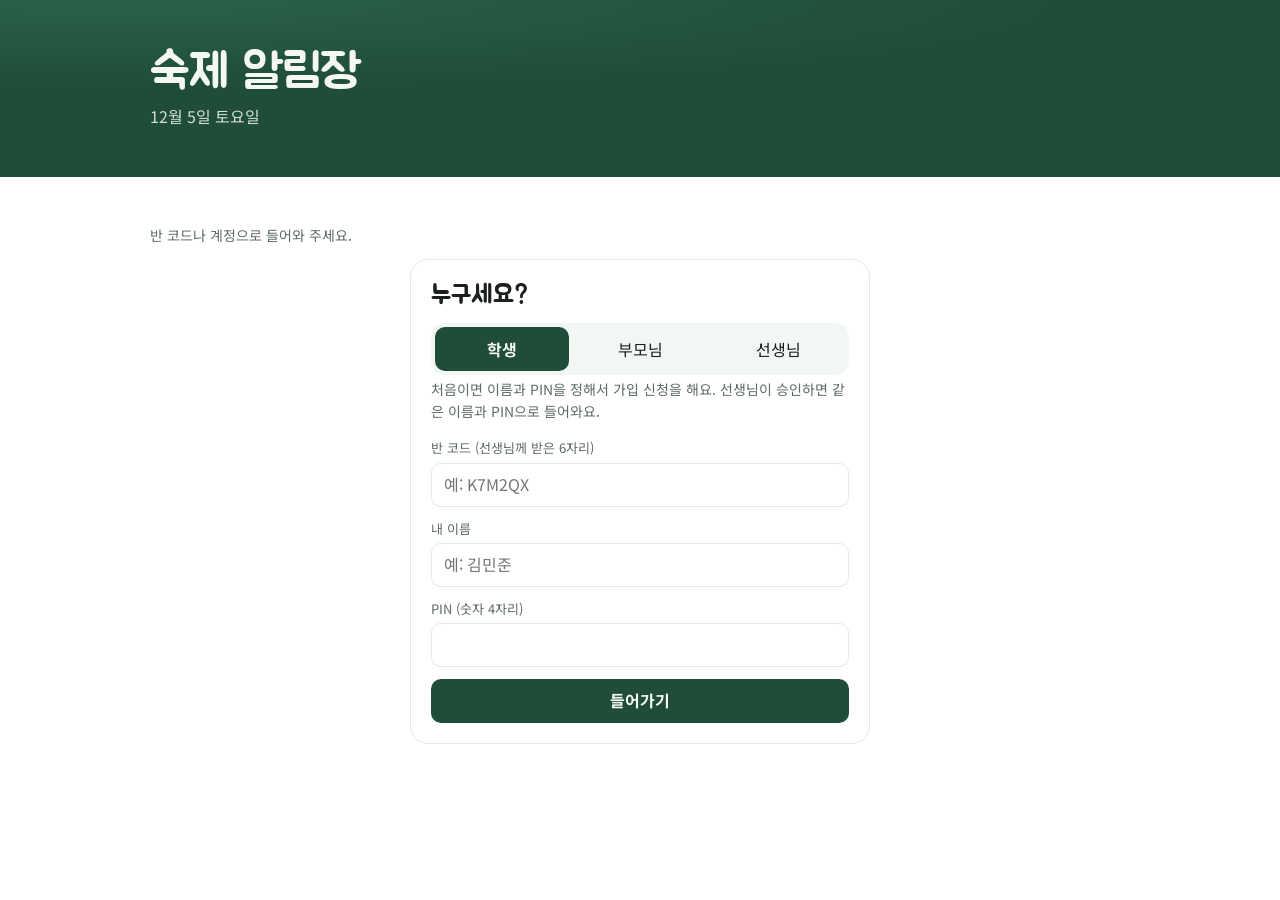
<file: homework-app/index.html>
<!DOCTYPE html>
<html lang="ko">
<head>
<meta charset="utf-8">
<meta name="viewport" content="width=device-width, initial-scale=1, viewport-fit=cover">
<title>숙제 알림장</title>
<meta name="theme-color" content="#1f4d3a">
<meta name="apple-mobile-web-app-capable" content="yes">
<meta name="mobile-web-app-capable" content="yes">
<meta name="apple-mobile-web-app-title" content="숙제 알림장">
<meta name="apple-mobile-web-app-status-bar-style" content="black-translucent">
<link rel="manifest" href="manifest.webmanifest">
<link rel="icon" href="icon-192.png">
<link rel="apple-touch-icon" href="apple-touch-icon.png">
<link rel="preconnect" href="https://fonts.googleapis.com">
<link rel="stylesheet" href="https://fonts.googleapis.com/css2?family=Jua&family=Noto+Sans+KR:wght@400;500;700&display=swap">
<style>
/* VOICE: 다정하고 또렷한 학원 알림장, 선생님·학생·부모님이 함께 쓰는 공책
   IDEA: 칠판 머리띠 + 반 이름표 탭 + 줄 공책 + 도장 두 개(학생 했어요 / 선생님 참 잘했어요). 부모님은 보기만 함
   PICTURE: 숙제 목록 자체. 선생님은 숙제마다 반 학생들의 도장 진행 막대와 학생별 도장 줄을 본다
   COLOUR and TYPE: 칠판 초록 띠, 흰 공책, 도장 빨강, 연필 노랑 / Jua 제목 + Noto Sans KR 본문
   LAYOUT: 칠판 띠(제목·누구인지·요약) → 반 탭 → 숙제 추가 → 필터 → 목록, 600px 아래는 도장이 제목 아래로 */
:root{color-scheme:light dark;
--bg:light-dark(#ffffff,#111513);--ink:light-dark(#1b201d,#eef2ef);--mute:light-dark(#5f6b65,#9aa7a0);
--line:light-dark(#e3e8e5,#262d29);--rule:light-dark(#dfe9f3,#1d2631);--card:light-dark(#ffffff,#171c19);--soft:light-dark(#f2f7f4,#18221d);
--board:#1f4d3a;--board2:#183d2e;--chalk:#f4f7f2;--stamp:light-dark(#d23a2f,#ff6f62);--pencil:#f2c230;--ok:light-dark(#2f7d55,#6fcf97)}
:root[data-theme=light]{color-scheme:light}:root[data-theme=dark]{color-scheme:dark}
*{box-sizing:border-box;min-width:0}
body{margin:0;background:var(--bg);color:var(--ink);font:16px/1.55 "Noto Sans KR",system-ui,sans-serif;overflow-x:clip}
.band{padding:clamp(24px,4vw,48px) max(5vw,16px)}
.wrap{max-width:980px;margin:0 auto}
[hidden]{display:none!important}
header{background:var(--board);color:var(--chalk);background-image:radial-gradient(120% 80% at 10% 0%,#2a6149 0,transparent 60%)}
h1{font:400 clamp(34px,6vw,48px)/1.05 Jua,sans-serif;margin:0;text-wrap:balance}
h2{font:400 26px/1.2 Jua,sans-serif;margin:0 0 6px}
.sub{margin:6px 0 0;opacity:.85}
.top{display:flex;flex-wrap:wrap;gap:12px 24px;align-items:flex-end;justify-content:space-between}
.who{display:flex;flex-wrap:wrap;gap:8px;align-items:center;justify-content:flex-end}
.who b{background:var(--board2);border-radius:999px;padding:8px 16px;font-weight:700}
.linkbtn{font:inherit;font-size:14px;border:0;background:none;color:inherit;opacity:.8;text-decoration:underline;cursor:pointer;min-height:36px;padding:0 6px}
.sum{display:grid;grid-template-columns:repeat(3,minmax(0,1fr));gap:12px;margin-top:24px}
.sum div{background:rgba(255,255,255,.08);border-radius:14px;padding:12px 16px}
.sum b{display:block;font:400 32px/1.1 Jua,sans-serif;color:var(--pencil)}
.sum span{font-size:14px;opacity:.85}
.note{font-size:14px;color:var(--mute);margin:0 0 12px}
.note.warn{color:var(--stamp)}
label{display:grid;gap:4px;font-size:13px;color:var(--mute)}
input,select{font:inherit;font-size:16px;min-height:44px;padding:0 12px;border:1px solid var(--line);border-radius:10px;background:var(--bg);color:var(--ink)}
input:focus-visible,select:focus-visible,button:focus-visible{outline:3px solid var(--pencil);outline-offset:2px}
.btn{font:inherit;font-weight:700;min-height:44px;padding:0 20px;border:0;border-radius:10px;background:var(--board);color:var(--chalk);cursor:pointer}
.btn:disabled{opacity:.5;cursor:default}
.ghost{font:inherit;min-height:44px;padding:0 16px;border:1px solid var(--line);border-radius:10px;background:var(--card);color:var(--ink);cursor:pointer}
.small{min-height:36px;font-size:14px;padding:0 12px}
.card{padding:20px;border:1px solid var(--line);border-radius:18px;background:var(--card)}
.onb{max-width:560px;margin:8px auto 0}
.onb .pick{display:grid;grid-template-columns:1fr 1fr;gap:12px;margin-top:16px}
.onb .pick button{font:400 24px/1.2 Jua,sans-serif;min-height:96px;border:2px solid var(--line);border-radius:16px;background:var(--soft);color:var(--ink);cursor:pointer}
.onb .pick button small{display:block;font:14px/1.4 "Noto Sans KR",sans-serif;color:var(--mute);margin-top:4px}
.stackf{display:grid;gap:12px;margin-top:16px}
.kids{display:grid;grid-template-columns:repeat(auto-fill,minmax(130px,1fr));gap:8px}
.kids label{display:flex;align-items:center;gap:8px;font-size:16px;color:var(--ink);min-height:44px;padding:0 12px;border:1px solid var(--line);border-radius:10px;cursor:pointer}
.kids input{min-height:0;width:20px;height:20px;accent-color:var(--board)}
.tabs{display:flex;gap:8px;overflow-x:auto;padding-bottom:4px;margin:0 0 16px}
.tabs button{flex:none;font:inherit;font-size:16px;min-height:44px;padding:0 16px;border:1px solid var(--line);border-radius:12px 12px 4px 4px;background:var(--soft);color:var(--ink);cursor:pointer;white-space:nowrap}
.tabs button[aria-pressed=true]{background:var(--board);color:var(--chalk);border-color:var(--board);font-weight:700}
.tabs i{font-style:normal;opacity:.65;margin-left:6px;font-size:14px}
.newc{display:flex;gap:8px;flex:none}
.newc input{width:150px}
.subtabs{display:flex;gap:4px;border-bottom:2px solid var(--line);margin:0 0 16px}
.subtabs button{font:inherit;min-height:44px;padding:0 14px;border:0;border-bottom:3px solid transparent;margin-bottom:-2px;background:none;color:var(--mute);cursor:pointer}
.subtabs button[aria-pressed=true]{color:var(--ink);border-color:var(--board);font-weight:700}
.classbar{display:flex;flex-wrap:wrap;gap:8px;align-items:center;justify-content:space-between;margin:-4px 0 12px}
.classbar h2{margin:0}
form.addf{display:grid;grid-template-columns:120px minmax(0,1fr) 160px auto;gap:10px;align-items:end;padding:16px;border:1px solid var(--line);border-radius:16px;background:var(--card)}
.photo{display:flex;flex-wrap:wrap;gap:10px 14px;align-items:center;margin:0 0 12px;padding:14px 16px;border-radius:16px;background:var(--soft);border:2px dashed light-dark(#b9d3c4,#2f4a3c)}
.photo.drag{border-color:var(--board)}
.photo p{margin:0;flex:1 1 220px;font-size:15px;color:var(--mute)}
.photo label.btn{display:inline-flex;align-items:center;gap:8px;color:var(--chalk);font-size:16px;cursor:pointer}
.photo input{position:absolute;opacity:0;width:1px;height:1px}
#review{margin:0 0 16px;padding:16px;border:2px solid var(--board);border-radius:16px;background:var(--card)}
#review .thumb{float:right;width:88px;height:88px;object-fit:cover;border-radius:10px;margin:0 0 8px 12px;border:1px solid var(--line)}
.rv{display:grid;grid-template-columns:28px 110px minmax(0,1fr) 160px;gap:8px;align-items:center;padding:8px 0;border-bottom:1px solid var(--line)}
.rv input[type=checkbox]{width:22px;height:22px;min-height:0;accent-color:var(--board)}
.rvbar{display:flex;flex-wrap:wrap;gap:8px;margin-top:12px;clear:both}
.spin{display:inline-block;width:16px;height:16px;border:2px solid currentColor;border-right-color:transparent;border-radius:50%;animation:sp 1s linear infinite;vertical-align:-3px;margin-right:6px}
@keyframes sp{to{transform:rotate(1turn)}}
.filters{display:flex;flex-wrap:wrap;gap:8px;margin:20px 0 8px}
.filters button{font:inherit;font-size:15px;min-height:40px;padding:0 14px;border:1px solid var(--line);border-radius:999px;background:var(--card);color:var(--ink);cursor:pointer}
.filters button[aria-pressed=true]{background:var(--ink);color:var(--bg);border-color:var(--ink)}
.filters i{font-style:normal;opacity:.6;margin-left:4px}
ul{list-style:none;margin:0;padding:0}
li.hw{display:grid;grid-template-columns:minmax(0,1fr) auto;gap:12px 20px;align-items:center;padding:16px 4px;border-bottom:2px solid var(--rule)}
li.hw.done .ttl{color:var(--mute)}
li.hw.t{grid-template-columns:minmax(0,1fr)}
.meta{display:flex;flex-wrap:wrap;gap:6px 10px;align-items:center;font-size:14px;color:var(--mute)}
.chip{display:inline-block;padding:1px 10px;border-radius:999px;font-size:13px;font-weight:700;color:#fff}
.ttl{font-size:17px;font-weight:500;margin:4px 0 0;overflow-wrap:anywhere}
.dday{white-space:nowrap;font-weight:700}
.dday.late{color:var(--stamp)}.dday.today{color:#c58a00}
.del{font:inherit;font-size:13px;border:0;background:none;color:var(--mute);cursor:pointer;padding:6px;min-height:32px;text-decoration:underline}
.del.sure{color:var(--stamp);font-weight:700}
.prog{display:grid;grid-template-columns:repeat(3,minmax(0,1fr));gap:10px;margin-top:10px}
.prog div{font-size:13px;color:var(--mute)}
.prog b{color:var(--ink);font-weight:700}
.bar{height:8px;border-radius:99px;background:var(--line);overflow:hidden;margin-top:4px}
.bar span{display:block;height:100%;border-radius:99px;background:var(--ok)}
.bar.p span{background:var(--pencil)}.bar.t span{background:var(--stamp)}
.rowact{display:flex;flex-wrap:wrap;gap:8px;margin-top:10px}
.roster{margin-top:12px;border-top:1px dashed var(--line)}
.sr{display:grid;grid-template-columns:minmax(0,1fr) auto;gap:8px 16px;align-items:center;padding:10px 0;border-bottom:1px dashed var(--line)}
.sr .nm{font-weight:700}
.sr .nm small{display:block;font-weight:400;color:var(--mute);font-size:13px}
.stamps{display:flex;gap:10px}
.st{display:grid;justify-items:center;gap:2px;font:inherit;background:none;border:0;padding:0;color:var(--mute);font-size:12px;cursor:pointer}
.st:disabled{cursor:default}
.st .o{width:58px;height:58px;border-radius:50%;border:2px dashed var(--line);display:grid;place-items:center;font:400 14px/1.05 Jua,sans-serif;text-align:center;color:transparent;transition:transform .18s}
.sr .st .o{width:52px;height:52px;font-size:11px}
.st.mine .o{border-color:var(--ink)}
.st.on .o{border:3px double var(--stamp);color:var(--stamp);transform:rotate(-12deg);background:light-dark(rgba(210,58,47,.06),rgba(255,111,98,.08))}
.st.on.s0 .o{border-color:var(--ok);color:var(--ok);background:light-dark(rgba(47,125,85,.07),rgba(111,207,151,.08))}
.st small{font-size:11px;max-width:64px;white-space:nowrap;overflow:hidden;text-overflow:ellipsis}
.pf{display:inline-flex;align-items:center;gap:6px;margin-top:6px;font:inherit;font-size:14px;font-weight:500;min-height:36px;padding:0 12px;border:1px solid light-dark(#b9d3c4,#2f4a3c);border-radius:999px;background:var(--soft);color:var(--ok);cursor:pointer}
.pfnote{margin:4px 0 0;font-size:13px;color:var(--mute)}
.mem{display:grid;grid-template-columns:minmax(0,1fr) auto auto;gap:8px 12px;align-items:center;padding:12px 0;border-bottom:1px solid var(--line)}
.mem select{min-height:36px;font-size:14px}
.empty{padding:40px 16px;text-align:center;color:var(--mute);border:2px dashed var(--line);border-radius:16px}
.empty b{display:block;font:400 26px/1.2 Jua,sans-serif;color:var(--ink);margin-bottom:6px}
#lb{position:fixed;inset:0;z-index:10;background:rgba(10,16,13,.72);display:grid;place-items:center;padding:16px}
.lbcard{background:var(--card);color:var(--ink);border-radius:18px;width:min(760px,100%);max-height:calc(100vh - 32px);overflow:auto;padding:18px}
.lbhead{display:flex;gap:12px;justify-content:space-between;align-items:flex-start;margin-bottom:12px}
.lbhead h2{font-size:22px;overflow-wrap:anywhere}
#lb-imgs{display:grid;gap:12px}
#lb-imgs img{width:100%;height:auto;border-radius:12px;border:1px solid var(--line);display:block}
@media(max-width:600px){
 form.addf{grid-template-columns:minmax(0,1fr) minmax(0,1fr)}form.addf .w{grid-column:1/-1}
 li.hw{grid-template-columns:minmax(0,1fr)}
 .sum b{font-size:26px}.sum span{font-size:13px}
 .rv{grid-template-columns:28px minmax(0,1fr) minmax(0,1fr)}.rv .t{grid-column:2/-1;grid-row:1}
 .sr{grid-template-columns:minmax(0,1fr)}
 .mem{grid-template-columns:minmax(0,1fr) auto}.mem select{grid-column:1/-1;grid-row:2}
 .onb .pick{grid-template-columns:1fr}
}
@media(prefers-reduced-motion:reduce){.st .o,.spin{transition:none;animation:none}}
</style>

<style>
header.band{padding-top:max(clamp(24px,4vw,48px),env(safe-area-inset-top))}
#lb-x{flex:none;white-space:nowrap}
.auth{max-width:460px;margin:8px auto 0}
.seg{display:grid;grid-template-columns:repeat(3,minmax(0,1fr));gap:4px;background:var(--soft);border-radius:14px;padding:4px;margin:12px 0 4px}
.seg button{font:inherit;min-height:44px;border:0;border-radius:10px;background:none;color:var(--ink);cursor:pointer}
.seg button[aria-pressed=true]{background:var(--board);color:var(--chalk);font-weight:700}
.pin{letter-spacing:.4em;font-variant-numeric:tabular-nums}
.codechip{display:inline-flex;align-items:center;gap:8px;font-size:14px;color:var(--mute)}
.codechip b{font:700 18px/1 ui-monospace,Menlo,monospace;letter-spacing:.12em;color:var(--ink);background:var(--soft);border:1px dashed light-dark(#b9d3c4,#2f4a3c);border-radius:8px;padding:6px 10px}
.lock{color:var(--stamp);font-size:13px;font-weight:700}
.memact{display:flex;flex-wrap:wrap;gap:4px 8px;justify-content:flex-end}
.setcard{margin-top:16px}
.btn.danger{background:var(--stamp);color:#fff}
@media(max-width:760px){form.addf{grid-template-columns:minmax(0,1fr) minmax(0,1fr)}form.addf .w{grid-column:1/-1}}
.badge{font-style:normal;font-size:12px;font-weight:700;margin-left:6px;padding:1px 7px;border-radius:999px;background:var(--pencil);color:#3a2c00}
.pendbox{margin:0 0 16px;padding:14px 16px;border-radius:14px;background:light-dark(#fff8e1,#2a2410);border:1px solid light-dark(#f2d98a,#5a4a1a);font-size:15px}
.pendbox>b{display:block;font:400 20px/1.3 Jua,sans-serif;margin-bottom:2px}
.pendbox .mem{border-color:light-dark(#f2d98a,#5a4a1a)}
.own{font-size:12px;font-weight:700;padding:1px 8px;border-radius:999px;background:var(--soft);color:var(--ok);border:1px solid light-dark(#b9d3c4,#2f4a3c)}
.own.t{color:var(--mute);border-color:var(--line)}
textarea{font:inherit;font-size:16px;line-height:1.5;padding:10px 12px;border:1px solid var(--line);border-radius:10px;background:var(--bg);color:var(--ink);resize:vertical;width:100%}
textarea:focus-visible{outline:3px solid var(--pencil);outline-offset:2px}
form.addf .full{grid-column:1/-1}
form.addf .sendb{grid-column:1/-1;justify-self:end;min-width:220px}
.dt{margin:6px 0 0;font-size:15px;line-height:1.55;white-space:pre-wrap;overflow-wrap:anywhere;border-left:3px solid var(--rule);padding-left:10px;color:light-dark(#38423d,#c9d3ce)}
.more{font:inherit;font-size:13px;border:0;background:none;color:var(--ok);cursor:pointer;padding:2px 0 0 13px;min-height:30px;text-decoration:underline}
.notebox{white-space:pre-wrap;overflow-wrap:anywhere;padding:12px 14px;border-radius:12px;background:var(--soft);border:1px solid var(--line);margin:0 0 12px;font-size:16px;line-height:1.6}
.notebox small{display:block;font-size:12px;color:var(--mute);margin-bottom:4px}
.thumbs{display:flex;flex-wrap:wrap;gap:10px;margin:12px 0 0}
.thumbs figure{margin:0;position:relative}
.thumbs img{width:88px;height:88px;object-fit:cover;border-radius:10px;border:1px solid var(--line);display:block}
.thumbs button{position:absolute;top:-8px;right:-8px;width:28px;height:28px;border-radius:50%;border:0;background:var(--ink);color:var(--bg);font:700 15px/1 sans-serif;cursor:pointer}
.sbf{display:grid;gap:4px}
.bulkbar{display:flex;flex-wrap:wrap;gap:8px;align-items:center;margin:10px 0 0}
.bulk{margin-top:12px;padding:16px;border:2px dashed light-dark(#b9d3c4,#2f4a3c);border-radius:16px;background:var(--soft)}
.bulk h2{font-size:22px}
.bulk .rvbar{align-items:end}
.bulk .rv{border-color:light-dark(#d4e3da,#2a3a31)}
.bulk .rv input:not([type=checkbox]),.bulk .rv select{min-height:40px;font-size:15px}
@media(max-width:600px){form.addf .sendb{justify-self:stretch}}
.gridtools{display:flex;flex-wrap:wrap;gap:8px 12px;align-items:center;justify-content:space-between;margin:0 0 12px}
.gridtools .filters{margin:0}
.legend{display:flex;flex-wrap:wrap;gap:6px 14px;font-size:13px;color:var(--mute);margin:0 0 10px}
.legend span{display:inline-flex;align-items:center;gap:6px}
.gw{overflow:auto;max-height:70vh;border:1px solid var(--line);border-radius:14px;background:var(--card)}
table.grid{border-collapse:separate;border-spacing:0;font-size:14px;min-width:100%}
.grid th,.grid td{padding:8px 6px;border-bottom:1px solid var(--line);border-right:1px solid var(--line);text-align:center;white-space:nowrap;background:var(--card)}
.grid thead th{position:sticky;top:0;z-index:2;vertical-align:bottom;font-weight:500;background:var(--soft)}
.grid th.nm,.grid td.nm{position:sticky;left:0;z-index:1;text-align:left;padding:8px 12px;min-width:130px;max-width:170px}
.grid thead th.nm{z-index:3}
.grid td.nm b{display:block;overflow:hidden;text-overflow:ellipsis}
.grid td.nm small{font-size:12px;color:var(--mute)}
.grid .hh{display:grid;gap:3px;justify-items:center;width:92px}
.grid .hh .chip{font-size:11px;padding:0 7px}
.grid .hh span.t{display:block;width:92px;overflow:hidden;text-overflow:ellipsis;font-size:13px;color:var(--ink)}
.grid .hh small{font-size:12px;color:var(--mute)}
.grid tfoot td{position:sticky;bottom:0;background:var(--soft);font-weight:700;font-size:13px}
.cell{display:inline-grid;place-items:center;width:40px;height:32px;border-radius:8px;font:700 13px/1 "Noto Sans KR",sans-serif;border:0;padding:0}
button.cell{cursor:pointer}
.c-ok{background:light-dark(#e3f4ea,#16301f);color:var(--ok)}
.c-chk{background:light-dark(#fde8e6,#3a1714);color:var(--stamp)}
.c-late{background:light-dark(#fff1d6,#33280f);color:light-dark(#9a6a00,#f2c230)}
.c-miss{background:light-dark(#f4f4f4,#222826);color:light-dark(#c0392b,#ff8a7d)}
.c-wait{color:var(--mute)}
.rate{display:inline-block;min-width:44px;font-weight:700}
.rate.low{color:var(--stamp)}
.c-na{color:var(--line);font-weight:400}
.whoto{display:grid;gap:8px}
.whoto>span{font-size:13px;color:var(--mute)}
.seg2{display:inline-flex;gap:4px;background:var(--soft);border-radius:12px;padding:4px;justify-self:start}
.seg2 button{font:inherit;font-size:15px;min-height:40px;padding:0 16px;border:0;border-radius:9px;background:none;color:var(--ink);cursor:pointer}
.seg2 button[aria-pressed=true]{background:var(--board);color:var(--chalk);font-weight:700}
.whoto .kids label{font-size:15px}
.whoto .kids label:has(input:checked){border-color:var(--board);background:var(--soft);font-weight:700}
.pickbar{display:flex;flex-wrap:wrap;gap:6px 12px;align-items:center;font-size:14px;color:var(--mute)}
.tg{font-size:12px;font-weight:700;padding:1px 8px;border-radius:999px;background:light-dark(#eef3ff,#1a2233);color:light-dark(#2f5fb8,#8fb3ff);border:1px solid light-dark(#cddcf7,#2b3b5c)}
</style>
</head>
<body>
<header class="band">
 <div class="wrap">
  <div class="top">
   <div><h1>숙제 알림장</h1><p class="sub" id="today"></p></div>
   <div class="who" id="who"></div>
  </div>
  <div class="sum" id="sum" hidden></div>
 </div>
</header>

<main class="band">
 <div class="wrap">
  <p class="note" id="status">불러오는 중…</p>
  <div id="view"></div>
  <input id="f-proof" type="file" accept="image/*" multiple hidden>
 </div>
</main>

<div id="lb" hidden role="dialog" aria-modal="true" aria-labelledby="lb-t">
 <div class="lbcard">
  <div class="lbhead"><div><h2 id="lb-t"></h2><p class="note" id="lb-s"></p></div><button type="button" class="ghost" id="lb-x">닫기</button></div>
  <div id="lb-imgs"></div>
 </div>
</div>

<script>
{
// ---------- 설정 ----------
const API_URL="https://iiyaxrwlfuodlahreipj.supabase.co";
const API_KEY="sb_publishable_kg0crrsETsOR-ga_Iikdqw_ikWngdUR";

const SUBJECTS=[["국어","#d9534f"],["수학","#2f6fd6"],["영어","#8a4fd1"],["과학","#1f9d73"],["사회","#d98a1f"],["예체능","#c2479a"],["기타","#6b7a73"]];
const STAGES=[["student","학생","했어요"],["teacher","선생님","참 잘했어요"]];
const $=id=>document.getElementById(id);
const esc=s=>String(s??"").replace(/[&<>"']/g,c=>({"&":"&amp;","<":"&lt;",">":"&gt;",'"':"&quot;","'":"&#39;"})[c]);
const ls={get(k){try{return localStorage.getItem(k)}catch(e){return null}},set(k,v){try{v==null?localStorage.removeItem(k):localStorage.setItem(k,v)}catch(e){}}};
const pad=n=>String(n).padStart(2,"0");
const ymd=d=>d.getFullYear()+"-"+pad(d.getMonth()+1)+"-"+pad(d.getDate());
const CAM='<svg width="20" height="20" viewBox="0 0 24 24" fill="none" stroke="currentColor" stroke-width="2" aria-hidden="true"><path d="M4 8h3l2-3h6l2 3h3v11H4z"/><circle cx="12" cy="13" r="3.5"/></svg>';
const PIC='<svg width="16" height="16" viewBox="0 0 24 24" fill="none" stroke="currentColor" stroke-width="2" aria-hidden="true"><rect x="3" y="5" width="18" height="14" rx="2"/><circle cx="9" cy="10" r="2"/><path d="m21 16-5-5-8 8"/></svg>';
$("today").textContent=new Date().toLocaleDateString("ko-KR",{month:"long",day:"numeric",weekday:"long"});

// ---------- 서버 ----------
const MSG={AUTH:"로그인이 끝났어요. 다시 로그인해 주세요.",FORBIDDEN:"이 작업을 할 권한이 없어요.",NOT_FOUND:"찾을 수 없어요. 새로고침해 주세요.",
 NOT_EMPTY:"학생이 있는 반은 지울 수 없어요. 먼저 학생을 옮기거나 빼 주세요.",TAKEN:"옮길 반에 같은 이름의 학생이 이미 있어요.",NOT_SUBMITTED:"아이가 숙제를 제출한 뒤에 확인할 수 있어요.",EMPTY:"숙제한 내용을 글로 쓰거나 사진을 올려 주세요.",COUNT:"한 번에 1~30개까지 등록할 수 있어요.",
 PHOTO_BAD:"사진을 저장하지 못했어요. 다시 찍어 올려 주세요.",PHOTO_COUNT:"사진은 3장까지 올릴 수 있어요.",NAME:"이름을 적어 주세요.",TITLE:"숙제 내용을 적어 주세요.",
 BAD_LOGIN:"이름이나 비밀번호가 맞지 않아요.",BAD_PIN:"PIN이 맞지 않아요.",LOCKED:"여러 번 틀려서 15분 동안 잠겼어요. 잠시 후 다시 해 주세요.",NO_CLASS:"반 코드를 찾을 수 없어요. 선생님께 받은 코드를 확인해 주세요.",
 NO_CHILD:"이 반에 그 이름의 학생이 없어요. 아이가 먼저 학생으로 등록해야 해요.",PIN_FORMAT:"PIN은 숫자 4자리예요.",PW_SHORT:"비밀번호는 6자 이상으로 정해 주세요.",ALREADY:"이미 선생님 계정이 있어요. 로그인해 주세요.",TOO_MANY:"개수가 너무 많아요. 정리한 뒤 다시 해 주세요.",PENDING:"아직 승인을 기다리고 있어요. 승인되면 같은 정보로 들어올 수 있어요.",CHILD_PENDING:"아이가 아직 선생님 승인을 기다리고 있어요. 승인된 뒤에 연결할 수 있어요.",TAKEN_NAME:"같은 이름의 선생님이 이미 있어요. 이름 뒤에 글자를 붙여 주세요.",CHECKED:"선생님이 검사한 숙제는 지울 수 없어요."};
const msgOf=c=>MSG[c]||"잠시 문제가 생겼어요. 다시 해 주세요.";
async function rpc(fn,args={}){
 let r;
 try{r=await fetch(`${API_URL}/rest/v1/rpc/${fn}`,{method:"POST",headers:{apikey:API_KEY,"Content-Type":"application/json"},body:JSON.stringify(args)})}
 catch(e){throw{code:"NET"}}
 const t=await r.text();let j=null;try{j=t?JSON.parse(t):null}catch(e){}
 if(!r.ok){const code=String(j?.message||"").trim();if(code==="AUTH")logoutLocal();throw{code:MSG[code]?code:"SERVER"}}
 if(j&&typeof j==="object"&&!Array.isArray(j)&&j.error)throw{code:j.error};
 return j;
}

// ---------- 상태 ----------
let token=ls.get("hw-token"),D=null,hasTeacher=true,loading=false;
let curClass=ls.get("hw-class")||"",teacherTab="hw",filter="todo",kid="",open=new Set(),armed=null;
let authRole=ls.get("hw-authrole")||"student",addKid=false,tSignup=false,pendingNote="",storage=null,cleanDays="30";
const uploading=new Set(),busy=new Set(),openDt=new Set();
let gridRange="14",assignMode="all";const picked=new Set();
let bulkOpen=false,bulk=[],bulkSrc="",sub=null;
let checks={};

function status(t,w){$("status").textContent=t;$("status").className="note"+(w?" warn":"")}
function fail(e){status(e?.code==="NET"?"인터넷 연결을 확인해 주세요.":msgOf(e?.code),true)}
function logoutLocal(){token=null;ls.set("hw-token",null);D=null;render()}
async function refresh(quiet){
 if(!token){D=null;render();return}
 if(loading)return;loading=true;
 try{D=await rpc("get_data",{p_token:token});checks={};for(const c of D.checks)checks[c.hw_id+"__"+c.student_id]=c;if(!quiet)status(hint())}
 catch(e){if(e.code!=="AUTH"&&!quiet)fail(e)}
 loading=false;render();
}
function hint(){const r=D?.role;return r==="teacher"?"반을 고르고 숙제를 내세요. 반 코드를 학생·부모님에게 알려 주면 가입할 수 있어요.":r==="student"?"받은 숙제를 직접 등록하고, 다 하면 ‘했어요’ 칸을 눌러 글이나 사진으로 제출해요.":r==="parent"?"아이가 받은 숙제, 낸 숙제, 선생님 검사 결과를 볼 수 있어요.":""}
async function act(fn,args,ok){try{const r=await rpc(fn,{p_token:token,...args});if(ok)status(typeof ok==="function"?ok(r):ok);await refresh(true);return r}catch(e){fail(e);await refresh(true);throw e}}

const EXTRA=["#0f7c8c","#7a5cc7","#b5543a","#3d7d2f","#a23a72","#2c6aa0","#8a6d1f","#5d6bb3","#b03d4f","#2f8a6a"];
const subjColor=s=>{const k=SUBJECTS.find(x=>x[0]===s);if(k)return k[1];let h=0;for(const ch of String(s||""))h=(h*31+ch.codePointAt(0))>>>0;return EXTRA[h%EXTRA.length]};
const usedSubjects=()=>{const m=new Map();for(const h of D?.homework||[])if(h.subject)m.set(h.subject,(m.get(h.subject)||0)+1);return [...m.entries()].sort((a,b)=>b[1]-a[1]).map(x=>x[0])};
const subjList=()=>[...new Set([...usedSubjects(),...SUBJECTS.map(x=>x[0])])].slice(0,40);
const subjDl=()=>`<datalist id="subj-dl">${subjList().map(x=>`<option value="${esc(x)}"></option>`).join("")}</datalist>`;
const lastSub=()=>ls.get("hw-lastsub")||"국어";
const classes=()=>D?.classes||[];
const classOf=id=>classes().find(c=>c.id===id);
const className=id=>classOf(id)?.name||"반 없음";
const stu=id=>(D?.students||[]).find(s=>s.id===id);
const stuName=id=>stu(id)?.name||"(나간 학생)";
const classStudents=cid=>(D?.students||[]).filter(s=>s.class_id===cid&&s.approved!==false);
const pendingStudents=cid=>(D?.students||[]).filter(s=>s.approved===false&&(!cid||s.class_id===cid));
const pendingTeachers=()=>(D?.teachers||[]).filter(t=>t.approved===false);
const classHw=cid=>(D?.homework||[]).filter(h=>h.class_id===cid);
const ck=(hid,sid)=>checks[hid+"__"+sid];
const targets=(h,sts)=>h.student_id?sts.filter(s=>s.id===h.student_id):h.targets?sts.filter(s=>h.targets.includes(s.id)):sts;
const forStu=(h,sid)=>!h.targets||h.targets.includes(sid);
function tgTag(h){if(!h.targets)return "";const n=h.targets.map(stuName);return `<span class="tg" title="${esc(n.join(", "))}">${n.length<=2?esc(n.join(", ")):`${esc(n[0])} 외 ${n.length-1}명`}</span>`}
const studentHw=sid=>{const s=stu(sid);return (D?.homework||[]).filter(h=>h.student_id===sid||(!h.student_id&&s&&h.class_id===s.class_id&&forStu(h,sid)))};
const on=(c,k)=>!!(c&&c[k+"_at"]);
const teacherName=id=>(D?.teachers||[]).find(t=>t.id===id)?.name;
function dday(due){
 if(!due)return["",""];
 const n=Math.round((new Date(due+"T00:00:00")-new Date(ymd(new Date())+"T00:00:00"))/86400000);
 if(n===0)return["오늘까지","today"];if(n<0)return[`${-n}일 지남`,"late"];return[`D-${n}`,""];
}
const byDue=(a,b)=>String(a.due).localeCompare(String(b.due))||String(a.created_at).localeCompare(String(b.created_at));
function detailHtml(h){
 const d=h.detail;if(!d)return "";
 const long=d.length>140||d.split("\n").length>3,show=!long||openDt.has(h.id);
 const txt=show?d:d.split("\n").slice(0,2).join("\n").slice(0,120)+"…";
 return `<p class="dt">${esc(txt)}</p>${long?`<button type="button" class="more" data-act="dt" data-v="${esc(h.id)}">${show?"설명 접기":"설명 더 보기"}</button>`:""}`;
}
function subBtn(h,sid,c,mine){
 const np=c?.photos||0,nt=!!c?.note;if(!np&&!nt)return "";
 const l=mine?"내가 낸 숙제 보기":np&&nt?`사진 ${np}장 · 글 보기`:np?`사진 ${np}장 보기`:"제출한 글 보기";
 return `<button type="button" class="pf" data-act="photos" data-h="${esc(h.id)}" data-s="${esc(sid)}">${PIC}${l}</button>`;
}
const fmtD=t=>t?new Date(t).toLocaleDateString("ko-KR",{month:"numeric",day:"numeric"}):"";
const fmtT=t=>t?new Date(t).toLocaleString("ko-KR",{month:"numeric",day:"numeric",hour:"numeric",minute:"2-digit"}):"";

// ---------- 렌더 ----------
function render(){
 const r=D&&!addKid?D.role:null;
 renderWho(r);
 const v=$("view");
 const keep=[...v.querySelectorAll("input[id]:not([type=file]),select[id],textarea[id]")].filter(el=>!/^bk-(on|s|t|d)-/.test(el.id)).map(el=>[el.id,el.type==="checkbox"?el.checked:el.value]);
 const a=document.activeElement,aid=v.contains(a)?a.id:"",sel=aid&&a.selectionStart!=null?[a.selectionStart,a.selectionEnd]:null;
 let html;
 if(!token)html=renderAuth();
 else if(!D)html=`<p class="note"><span class="spin"></span>불러오는 중…</p>`;
 else if(addKid)html=renderAddKid();
 else html=r==="teacher"?renderTeacher():r==="student"?renderStudent():renderParent();
 if(!r)$("sum").hidden=true;
 v.innerHTML=html;
 for(const [id,val] of keep){const el=document.getElementById(id);if(el&&v.contains(el)){if(el.type==="checkbox")el.checked=val;else if(el.tagName!=="SELECT"||[...el.options].some(o=>o.value===val))el.value=val}}
 if(aid){const el=document.getElementById(aid);if(el){el.focus();if(sel)try{el.setSelectionRange(...sel)}catch(e){}}}
}
function renderWho(r){
 let h="";
 if(r==="teacher")h=`<b>${esc(D.me?.name||"선생님")} 선생님</b>`;
 if(r==="student")h=`<b>${esc(D.me?.name)} · ${esc(className(D.me?.class_id))}</b>`;
 if(r==="parent")h=`<b>부모님</b><button type="button" class="linkbtn" data-act="addkid">아이 추가</button>`;
 if(token&&D)h+=`<button type="button" class="linkbtn" data-act="logout">로그아웃</button>`;
 $("who").innerHTML=h;
}
function sumBox(items){$("sum").hidden=false;$("sum").innerHTML=items.map(([n,l])=>`<div><b>${n}</b><span>${l}</span></div>`).join("")}

// --- 로그인 ---
function renderAuth(){
 if(!hasTeacher)return `<div class="card auth"><h2>처음 설정</h2><p class="note">이 앱을 쓸 선생님 계정을 먼저 만들어요. 이 화면은 맨 처음 한 번만 나와요.</p>
  <form class="stackf" id="f-setup"><label>선생님 이름<input id="a-tname" required maxlength="20" autocomplete="username" placeholder="예: 박지은"></label>
  <label>비밀번호 (6자 이상)<input id="a-tpw" type="password" required minlength="6" autocomplete="new-password"></label>
  <button class="btn" type="submit">선생님 계정 만들기</button></form></div>`;
 const seg=`<div class="seg" role="group" aria-label="누구세요">${[["student","학생"],["parent","부모님"],["teacher","선생님"]].map(([k,l])=>`<button type="button" data-act="authrole" data-v="${k}" aria-pressed="${authRole===k}">${l}</button>`).join("")}</div>`;
 let f="";
 if(authRole==="student")f=`<p class="note">처음이면 이름과 PIN을 정해서 가입 신청을 해요. 선생님이 승인하면 같은 이름과 PIN으로 들어와요.</p>
  <form class="stackf" id="f-student"><label>반 코드 (선생님께 받은 6자리)<input id="a-code" required maxlength="8" autocapitalize="characters" autocomplete="off" placeholder="예: K7M2QX"></label>
  <label>내 이름<input id="a-name" required maxlength="20" placeholder="예: 김민준"></label>
  <label>PIN (숫자 4자리)<input id="a-pin" class="pin" required inputmode="numeric" pattern="\\d{4}" maxlength="4" autocomplete="off"></label>
  <button class="btn" type="submit">들어가기</button></form>`;
 if(authRole==="parent")f=`<p class="note">아이가 먼저 학생으로 등록해야 해요. 처음이면 부모님 PIN을 새로 정하게 돼요. 아이 PIN과 다르게 정해 주세요.</p>
  <form class="stackf" id="f-parent"><label>아이의 반 코드<input id="a-code" required maxlength="8" autocapitalize="characters" autocomplete="off"></label>
  <label>아이 이름<input id="a-name" required maxlength="20"></label>
  <label>부모님 PIN (숫자 4자리)<input id="a-pin" class="pin" required inputmode="numeric" pattern="\\d{4}" maxlength="4" autocomplete="off"></label>
  <button class="btn" type="submit">들어가기</button></form>`;
 if(authRole==="teacher"&&!tSignup)f=`<form class="stackf" id="f-teacher"><label>선생님 이름<input id="a-tname" required maxlength="20" autocomplete="username"></label>
  <label>비밀번호<input id="a-tpw" type="password" required autocomplete="current-password"></label>
  <button class="btn" type="submit">로그인</button></form><p class="note" style="margin:14px 0 0">처음 오신 선생님이세요? <button type="button" class="linkbtn" style="color:var(--ok);opacity:1" data-act="tsignup" data-v="1">가입 신청하기</button></p>`;
 if(authRole==="teacher"&&tSignup)f=`<p class="note">가입 신청을 하면 이미 쓰고 있는 선생님이 승인해 줘야 로그인할 수 있어요.</p>
  <form class="stackf" id="f-tsignup"><label>선생님 이름<input id="a-tname" required maxlength="20" autocomplete="username" placeholder="예: 이수진"></label>
  <label>비밀번호 (6자 이상)<input id="a-tpw" type="password" required minlength="6" autocomplete="new-password"></label>
  <label>비밀번호 확인<input id="a-tpw2" type="password" required minlength="6" autocomplete="new-password"></label>
  <div class="rvbar"><button class="btn" type="submit">가입 신청</button><button class="ghost" type="button" data-act="tsignup" data-v="">로그인으로</button></div></form>`;
 const note=pendingNote?`<div class="pendbox"><b>승인 대기 중</b>${esc(pendingNote)}</div>`:"";
 return `<div class="card auth"><h2>누구세요?</h2>${seg}${note}${f}</div>`;
}
function renderAddKid(){
 return `<div class="card auth"><h2>아이 추가</h2><p class="note">형제자매가 있으면 한 명씩 추가하세요. 부모님 PIN은 그 아이용으로 정한 PIN이에요.</p>
  <form class="stackf" id="f-addkid"><label>아이의 반 코드<input id="a-code" required maxlength="8" autocapitalize="characters" autocomplete="off"></label>
  <label>아이 이름<input id="a-name" required maxlength="20"></label>
  <label>부모님 PIN (숫자 4자리)<input id="a-pin" class="pin" required inputmode="numeric" pattern="\\d{4}" maxlength="4" autocomplete="off"></label>
  <div class="rvbar"><button class="btn" type="submit">추가하기</button><button class="ghost" type="button" data-act="cancelkid">취소</button></div></form></div>`;
}

function whoTo(sts){
 for(const id of [...picked])if(!sts.some(s=>s.id===id))picked.delete(id);
 const seg=`<div class="seg2" role="group" aria-label="숙제 받을 학생"><button type="button" data-act="amode" data-v="all" aria-pressed="${assignMode==="all"}">반 전체</button><button type="button" data-act="amode" data-v="pick" aria-pressed="${assignMode==="pick"}">학생 고르기</button></div>`;
 if(assignMode!=="pick")return `<div class="full whoto"><span>누구에게</span>${seg}</div>`;
 if(!sts.length)return `<div class="full whoto"><span>누구에게</span>${seg}<p class="note" style="margin:0">아직 승인된 학생이 없어요.</p></div>`;
 return `<div class="full whoto"><span>누구에게</span>${seg}
  <div class="kids">${sts.map(s=>`<label><input type="checkbox" data-act="pick" data-v="${esc(s.id)}"${picked.has(s.id)?" checked":""}>${esc(s.name)}</label>`).join("")}</div>
  <div class="pickbar"><span>${picked.size}명 골랐어요. 고른 학생에게만 숙제가 보여요.</span><button type="button" class="ghost small" data-act="pickall" data-v="1">모두 고르기</button><button type="button" class="ghost small" data-act="pickall" data-v="">모두 풀기</button></div></div>`;
}

// --- 여러 줄 붙여넣기 ---
const SUBJ_WORDS=[["국어",/국어|받아쓰기|독서록|일기/],["수학",/수학|연산|익힘/],["영어",/영어|단어|english/i],["과학",/과학|실험/],["사회",/사회|도덕|역사/],["예체능",/예체능|체육|음악|미술|리코더|줄넘기/]];
const WD="일월화수목금토";
function guessDue(t,base){
 const today=new Date(ymd(base)+"T00:00:00"),add=n=>ymd(new Date(today.getTime()+n*86400000));
 let m=t.match(/(\d{1,2})\s*월\s*(\d{1,2})\s*일/)||t.match(/(?:^|[^\d.\/~-])(\d{1,2})\s*[\/.]\s*(\d{1,2})(?![\d.\/])/);
 if(m){const mo=+m[1],d=+m[2];if(mo>=1&&mo<=12&&d>=1&&d<=31){let y=today.getFullYear();let dt=new Date(y,mo-1,d);if(dt<today-30*86400000)dt=new Date(y+1,mo-1,d);return ymd(dt)}}
 if(/모레/.test(t))return add(2);
 if(/내일/.test(t))return add(1);
 if(/오늘/.test(t))return add(0);
 m=t.match(/(다음\s*주\s*)?([일월화수목금토])요일/);
 if(m){const w=WD.indexOf(m[2]),cur=today.getDay();
  if(m[1]){const toMon=((8-cur)%7)||7;return add(toMon+((w+6)%7))}
  let n=(w-cur+7)%7;if(n===0)n=7;return add(n)}
 return "";
}
function parseBulk(text,defSub,defDue){
 const out=[];
 for(let line of String(text||"").replace(/\r/g,"").split("\n")){
  line=line.replace(/^\s*(?:[-*•·▪◦‣○●□■☐✓✔▶►]|\d{1,2}\s*[.)]|[①-⑳]|\(\d{1,2}\))\s*/,"").replace(/\s+/g," ").trim();
  if(line.length<2)continue;
  let subj="";const head=line.match(/^\[?(국어|수학|영어|과학|사회|예체능|체육|음악|미술|도덕)\]?\s*[:)\]·\-]\s*/);
  if(head){subj=/체육|음악|미술/.test(head[1])?"예체능":head[1]==="도덕"?"사회":head[1];line=line.slice(head[0].length).trim()||line}
  if(!subj){const u=usedSubjects().filter(x=>x.length>=2&&!SUBJECTS.some(k=>k[0]===x)).find(x=>line.startsWith(x));if(u){subj=u;line=line.slice(u.length).replace(/^\s*[:)\]·\-]?\s*/,"").trim()||line}}
  if(!subj)subj=(SUBJ_WORDS.find(([,re])=>re.test(line))||[defSub])[0];
  out.push({on:!/알림장|준비물|공지|안내|가정통신/.test(line),subject:subj,title:line.slice(0,120),due:guessDue(line,new Date())||defDue});
  if(out.length>=40)break;
 }
 return out;
}
function bulkPanel(c){
 const n=bulk.filter(x=>x.on).length;
 const rows=bulk.map((x,i)=>`<div class="rv"><input type="checkbox" id="bk-on-${i}" data-bk="${i}" data-f="on" aria-label="${i+1}번 등록"${x.on?" checked":""}>
  <input id="bk-s-${i}" data-bk="${i}" data-f="subject" list="subj-dl" maxlength="20" value="${esc(x.subject)}" aria-label="${i+1}번 과목">
  <input class="t" id="bk-t-${i}" data-bk="${i}" data-f="title" maxlength="120" value="${esc(x.title)}" aria-label="${i+1}번 숙제 내용">
  <input type="date" id="bk-d-${i}" data-bk="${i}" data-f="due" value="${esc(x.due)}" aria-label="${i+1}번 마감일"></div>`).join("");
 return `<div class="bulk"><h2>여러 숙제 한꺼번에 내기</h2>
  <p class="note">알림장 글을 통째로 붙여넣고 ‘목록으로 나누기’를 누르세요. 한 줄이 숙제 하나가 되고, 줄에 ‘수학’ 같은 과목이나 ‘금요일까지’, ‘12/3’ 같은 날짜가 있으면 알아서 채워요. 등록하기 전에 꼭 확인해 주세요.</p>
  <textarea id="bk-src" rows="6" placeholder="예:&#10;1. 수학 익힘책 24~25쪽&#10;2. 영어 단어 10개 외우기 (금요일까지)&#10;3. 독서록 한 편"></textarea>
  <div class="rvbar"><label>날짜가 없는 줄의 마감일<input type="date" id="bk-due" value="${ymd(new Date(Date.now()+86400000))}"></label>
  <button type="button" class="btn" data-act="bkparse">목록으로 나누기</button><button type="button" class="ghost" data-act="bkclose">닫기</button></div>
  ${bulk.length?`<div style="margin-top:16px">${rows}</div>${bulk.length>30?`<p class="note warn" style="margin-top:8px">한 번에 30개까지 등록할 수 있어요. 필요 없는 줄의 체크를 풀어 주세요.</p>`:""}
  <p class="note" style="margin:12px 0 0">받는 학생: <b>${assignMode==="pick"?`위 ‘누구에게’에서 고른 ${picked.size}명`:"반 전체"}</b></p>
  <div class="rvbar"><button type="button" class="btn" data-act="bksend"${n&&n<=30&&!(assignMode==="pick"&&!picked.size)?"":" disabled"}>체크한 ${n}개를 ${assignMode==="pick"?`고른 ${picked.size}명에게`:esc(c.name)+"에"} 내기</button><button type="button" class="ghost" data-act="bkclear">목록 지우기</button></div>`:""}</div>`;
}

// --- 선생님 ---
function renderTeacher(){
 const cls=classes();
 if(!cls.find(c=>c.id===curClass))curClass=cls[0]?.id||"";
 const tabs=`<div class="tabs" role="group" aria-label="반">${cls.map(c=>`<button type="button" data-act="class" data-v="${esc(c.id)}" aria-pressed="${c.id===curClass&&teacherTab!=="set"}">${esc(c.name)}<i>${classStudents(c.id).length}명</i>${pendingStudents(c.id).length?`<em class="badge">대기 ${pendingStudents(c.id).length}</em>`:""}</button>`).join("")}
  <form class="newc" id="newc"><input id="c-name" maxlength="20" placeholder="새 반 이름" aria-label="새 반 이름" required><button class="ghost" type="submit">반 만들기</button></form>
  <button type="button" data-act="ttab" data-v="set" aria-pressed="${teacherTab==="set"}">설정${pendingTeachers().length?`<em class="badge">대기 ${pendingTeachers().length}</em>`:""}</button></div>`;
 if(teacherTab==="set"){$("sum").hidden=true;return tabs+renderSettings()}
 if(!curClass){$("sum").hidden=true;return tabs+`<div class="empty"><b>먼저 반을 만들어요</b>‘초5 A반’, ‘중1 수학’처럼 이름을 적고 ‘반 만들기’를 누르세요. 반마다 가입 코드가 생겨요.</div>`}
 const c=classOf(curClass),sts=classStudents(curClass),list=classHw(curClass);
 const waiting=list.reduce((n,h)=>n+targets(h,sts).filter(s=>on(ck(h.id,s.id),"student")&&!on(ck(h.id,s.id),"teacher")).length,0);
 const done=h=>{const t=targets(h,sts);return t.length&&t.every(s=>on(ck(h.id,s.id),"teacher"))};
 sumBox([[sts.length,"이 반 학생"],[waiting,"검사 기다리는 숙제"],[list.filter(h=>!done(h)).length,"진행 중인 숙제"]]);
 const bar=`<div class="classbar"><div><h2>${esc(c.name)}</h2><span class="codechip">가입 코드 <b>${esc(c.code)}</b><button type="button" class="ghost small" data-act="copy" data-v="${esc(c.code)}">복사</button></span></div>
  <div class="rowact" style="margin:0"><button type="button" class="ghost small" data-act="rename">반 이름 바꾸기</button>
  ${!sts.length&&!pendingStudents(curClass).length?`<button type="button" class="del${armed==="class"?" sure":""}" data-act="delclass">${armed==="class"?"정말 이 반을 지울까요? (숙제도 지워져요)":"반 지우기"}</button>`:""}</div></div>`;
 const pend=pendingStudents(curClass);
 const sub=`<div class="subtabs" role="group"><button type="button" data-act="ttab" data-v="hw" aria-pressed="${teacherTab==="hw"}">숙제 (${list.length})</button><button type="button" data-act="ttab" data-v="grid" aria-pressed="${teacherTab==="grid"}">한눈에 보기</button><button type="button" data-act="ttab" data-v="mem" aria-pressed="${teacherTab==="mem"}">학생 명단 (${sts.length})${pend.length?`<em class="badge">대기 ${pend.length}</em>`:""}</button></div>`
  +(pend.length&&teacherTab!=="mem"?`<div class="pendbox"><b>가입 신청 ${pend.length}명</b>${pend.slice(0,5).map(x=>esc(x.name)).join(", ")}${pend.length>5?" 외":""} 학생이 승인을 기다리고 있어요. <button type="button" class="ghost small" data-act="ttab" data-v="mem">명단에서 승인하기</button></div>`:"");
 if(teacherTab==="mem")return tabs+bar+sub+renderMembers(sts);
 if(teacherTab==="grid")return tabs+bar+sub+renderGrid(c,sts,list);
 const fl=[["todo","진행 중",list.filter(h=>!done(h)).length],["own","학생이 등록",list.filter(h=>h.student_id).length],["done","검사 완료",list.filter(done).length],["all","전체",list.length]];
 let v=list.slice().sort(byDue);if(filter==="todo")v=v.filter(h=>!done(h));if(filter==="done")v=v.filter(done);if(filter==="own")v=v.filter(h=>h.student_id);
 return tabs+bar+sub+`
  <form class="addf" id="add" autocomplete="off">
   <label>과목<input id="f-sub" list="subj-dl" maxlength="20" required value="${esc(lastSub())}" placeholder="예: 국어, 논술" autocomplete="off">${subjDl()}</label>
   <label class="w">숙제 내용<input id="f-title" required maxlength="120" placeholder="예: 수학익힘책 24~25쪽 풀기"></label>
   <label>마감일<input id="f-due" type="date" required value="${ymd(new Date(Date.now()+86400000))}"></label>
   <label class="full">자세한 설명 (선택)<textarea id="f-detail" maxlength="2000" rows="2" placeholder="예: 1~5번은 풀이 과정까지 쓰기. 모르는 문제는 표시해 오기"></textarea></label>
   ${whoTo(sts)}
   <button class="btn sendb" type="submit">${assignMode==="pick"?`고른 ${[...picked].filter(id=>sts.some(s=>s.id===id)).length}명에게 숙제 내기`:`${esc(c.name)} 전체에 숙제 내기`}</button>
  </form>
  ${bulkOpen?bulkPanel(c):`<div class="bulkbar"><button type="button" class="ghost small" data-act="bkopen">여러 개 붙여넣어 한꺼번에 내기</button><span class="note" style="margin:0">알림장 글을 통째로 붙여넣으면 한 줄씩 숙제가 돼요.</span></div>`}
  <div class="filters" role="group" aria-label="보기">${fl.map(([k,l,n])=>`<button type="button" data-act="filter" data-v="${k}" aria-pressed="${k===filter}">${l}<i>${n}</i></button>`).join("")}</div>
  <ul>${v.length?v.map(h=>teacherRow(h,sts)).join(""):`<li class="empty"><b>${list.length?"여기는 비어 있어요":"아직 낸 숙제가 없어요"}</b>${list.length?"다른 보기를 눌러 보세요.":"위 칸에 숙제를 적고 ‘숙제 내기’를 누르세요. 학생이 직접 등록한 숙제도 여기 보여요."}</li>`}</ul>`;
}
function teacherRow(h,all){
 const sts=targets(h,all),n=sts.length||1,c=k=>sts.filter(s=>on(ck(h.id,s.id),k)).length;
 const a=c("student"),t=c("teacher"),[dl,dc]=dday(h.due),isOpen=open.has(h.id);
 const ready=sts.filter(s=>on(ck(h.id,s.id),"student")&&!on(ck(h.id,s.id),"teacher")).length;
 return `<li class="hw t"><div>
  <div class="meta"><span class="chip" style="background:${subjColor(h.subject)}">${esc(h.subject)}</span>${h.student_id?`<span class="own">${esc(stuName(h.student_id))} 등록</span>`:tgTag(h)}<span class="dday ${dc}">${dl}</span><span>${esc(h.due)}</span>
  <button type="button" class="del${armed===h.id?" sure":""}" data-act="delhw" data-v="${esc(h.id)}">${armed===h.id?"정말 삭제할까요?":"삭제"}</button></div>
  <p class="ttl">${esc(h.title)}</p>${detailHtml(h)}
  <div class="prog" style="grid-template-columns:repeat(2,minmax(0,1fr))">${[["제출",a,""],["검사 완료",t,"t"]].map(([l,x,cl])=>`<div>${l} <b>${x}/${sts.length}</b><div class="bar ${cl}"><span style="width:${Math.round(x/n*100)}%"></span></div></div>`).join("")}</div>
  <div class="rowact"><button type="button" class="ghost small" data-act="toggle" data-v="${esc(h.id)}" aria-expanded="${isOpen}">${isOpen?"학생별 접기":"학생별 보기"}</button>
  ${ready?`<button type="button" class="btn small" data-act="checkall" data-v="${esc(h.id)}">제출한 ${ready}명 모두 검사</button>`:""}</div>
  ${isOpen?`<div class="roster">${sts.length?sts.map(s=>studentLine(h,s)).join(""):`<p class="note" style="margin-top:12px">이 반에 등록한 학생이 아직 없어요.</p>`}</div>`:""}
 </div></li>`;
}
function studentLine(h,s){
 const c=ck(h.id,s.id);
 return `<div class="sr"><div class="nm">${esc(s.name)}<small>${on(c,"student")?`${fmtT(c.student_at)} 제출`:"아직 안 냄"}</small>
  ${subBtn(h,s.id,c,false)||(on(c,"student")?`<small>사진 정리됨</small>`:"")}</div>
  <div class="stamps">${stamps(h,s.id,c,"teacher")}</div></div>`;
}
// --- 한눈에 보기 (학생 × 숙제 표) ---
const localYmd=t=>t?ymd(new Date(t)):"";
function cellState(h,s){
 const c=ck(h.id,s.id),today=ymd(new Date());
 if(!forStu(h,s.id))return["na","–","대상 아님"];
 if(on(c,"teacher"))return["chk","참","검사 완료"];
 if(on(c,"student"))return localYmd(c.student_at)>h.due?["late","늦음","늦게 제출"]:["ok","✓","제출"];
 return h.due<today?["miss","✗","안 냄"]:["wait","·","아직 마감 전"];
}
function gridData(sts,list){
 const today=ymd(new Date()),from=gridRange==="all"?"":ymd(new Date(Date.now()-(+gridRange)*86400000));
 const hws=list.filter(h=>!h.student_id&&(!from||h.due>=from)).sort((a,b)=>byDue(b,a));
 const rows=sts.map(s=>{const st=hws.map(h=>cellState(h,s)),due=hws.filter(h=>h.due<=today&&forStu(h,s.id)).length,done=st.filter((x,i)=>["ok","late","chk"].includes(x[0])).length,dueDone=hws.filter((h,i)=>h.due<=today&&["ok","late","chk"].includes(st[i][0])).length;
  return{s,st,due,done,dueDone,miss:st.filter(x=>x[0]==="miss").length,late:st.filter(x=>x[0]==="late").length,rate:due?Math.round(dueDone/due*100):null}});
 return{hws,rows};
}
function renderGrid(c,sts,list){
 if(!sts.length)return `<div class="empty"><b>아직 승인된 학생이 없어요</b>학생이 가입하면 여기서 반 전체 제출 현황을 한눈에 볼 수 있어요.</div>`;
 const {hws,rows}=gridData(sts,list);
 const ranges=[["7","최근 1주"],["14","최근 2주"],["31","최근 한 달"],["all","전체"]];
 const tools=`<div class="gridtools"><div class="filters" role="group" aria-label="기간">${ranges.map(([k,l])=>`<button type="button" data-act="grange" data-v="${k}" aria-pressed="${k===gridRange}">${l}</button>`).join("")}</div>
  <button type="button" class="ghost small" data-act="csv"${hws.length?"":" disabled"}>엑셀로 받기</button></div>`;
 if(!hws.length)return tools+`<div class="empty"><b>이 기간에 낸 숙제가 없어요</b>기간을 넓히거나 ‘숙제’ 탭에서 숙제를 내 보세요.</div>`;
 const tot=rows.reduce((a,r)=>a+r.due,0),totDone=rows.reduce((a,r)=>a+r.dueDone,0),totMiss=rows.reduce((a,r)=>a+r.miss,0);
 const worst=rows.filter(r=>r.miss).sort((a,b)=>b.miss-a.miss).slice(0,5);
 sumBox([[tot?Math.round(totDone/tot*100)+"%":"–","마감 지난 숙제 제출률"],[totMiss,"안 낸 숙제 (마감 지남)"],[rows.reduce((a,r)=>a+r.late,0),"늦게 낸 숙제"]]);
 const legend=`<div class="legend"><span><i class="cell c-ok">✓</i>제출</span><span><i class="cell c-late">늦음</i>마감 뒤 제출</span><span><i class="cell c-chk">참</i>검사 완료</span><span><i class="cell c-miss">✗</i>안 냄</span><span><i class="cell c-wait">·</i>마감 전</span><span><i class="cell c-na">–</i>대상 아님</span><span>칸을 누르면 낸 숙제를 볼 수 있어요.</span></div>`;
 const note=worst.length?`<div class="pendbox"><b>챙겨볼 학생</b>${worst.map(r=>`${esc(r.s.name)} (${r.miss}개 안 냄)`).join(", ")}</div>`:`<p class="note">마감이 지난 숙제를 모두 냈어요.</p>`;
 const head=`<tr><th class="nm">학생 · 제출률</th>${hws.map(h=>`<th><div class="hh"><span class="chip" style="background:${subjColor(h.subject)}">${esc(h.subject)}</span><span class="t" title="${esc(h.title)}">${esc(h.title)}</span>${h.targets?`<small>${h.targets.length}명 지정</small>`:""}<small>${esc(fmtD(h.due+"T00:00:00"))}까지</small></div></th>`).join("")}</tr>`;
 const body=rows.map(r=>`<tr><td class="nm"><b>${esc(r.s.name)}</b><small><span class="rate${r.rate!=null&&r.rate<70?" low":""}">${r.rate==null?"–":r.rate+"%"}</span>${r.dueDone}/${r.due}${r.miss?` · 안 냄 ${r.miss}`:""}</small></td>${hws.map((h,i)=>{const [k,t,l]=r.st[i],c=ck(h.id,r.s.id),has=c&&(c.photos||c.note);
   return `<td>${has?`<button type="button" class="cell c-${k}" data-act="photos" data-h="${esc(h.id)}" data-s="${esc(r.s.id)}" aria-label="${esc(r.s.name)} ${esc(h.title)} ${l}, 낸 숙제 보기">${t}</button>`:`<span class="cell c-${k}" aria-label="${l}">${t}</span>`}</td>`}).join("")}</tr>`).join("");
 const foot=`<tr><td class="nm">숙제별 제출</td>${hws.map(h=>{const n=rows.filter(r=>["ok","late","chk"].includes(cellState(h,r.s)[0])).length,m=rows.filter(r=>forStu(h,r.s.id)).length;return `<td>${n}/${m}</td>`}).join("")}</tr>`;
 return tools+note+legend+`<div class="gw"><table class="grid"><thead>${head}</thead><tbody>${body}</tbody><tfoot>${foot}</tfoot></table></div>`;
}
function downloadCsv(){
 const c=classOf(curClass),sts=classStudents(curClass),{hws,rows}=gridData(sts,classHw(curClass));
 const q=v=>{v=String(v??"");return /[",\n]/.test(v)?'"'+v.replace(/"/g,'""')+'"':v};
 const lines=[["학생","제출률(마감 지난 숙제)","낸 개수","마감 지난 숙제","안 낸 개수","늦게 낸 개수",...hws.map(h=>`${h.subject} ${h.title} (${h.due})`)].map(q).join(",")];
 for(const r of rows)lines.push([r.s.name,r.rate==null?"":r.rate+"%",r.dueDone,r.due,r.miss,r.late,...r.st.map(x=>x[2])].map(q).join(","));
 const blob=new Blob(["\ufeff"+lines.join("\r\n")],{type:"text/csv;charset=utf-8"}),a=document.createElement("a");
 a.href=URL.createObjectURL(blob);a.download=`${c?.name||"반"}_숙제제출현황_${ymd(new Date())}.csv`;document.body.append(a);a.click();a.remove();setTimeout(()=>URL.revokeObjectURL(a.href),2000);
 status("제출 현황 파일을 받았어요. 엑셀에서 바로 열 수 있어요.");
}

function renderMembers(sts){
 const c=classOf(curClass),pend=pendingStudents(curClass);
 const pendHtml=pend.length?`<div class="pendbox"><b>가입 신청 ${pend.length}명</b>이름을 확인하고 우리 반 학생이 맞으면 승인해 주세요. 거절하면 신청이 지워져요.
  ${pend.map(x=>`<div class="mem"><div><b>${esc(x.name)}</b><div class="note" style="margin:0">${fmtT(x.created_at)} 신청</div></div><span></span><div class="memact"><button type="button" class="btn small" data-act="approve" data-v="${esc(x.id)}">승인</button><button type="button" class="del${armed==="x"+x.id?" sure":""}" data-act="reject" data-v="${esc(x.id)}">${armed==="x"+x.id?"정말 거절할까요?":"거절"}</button></div></div>`).join("")}
  ${pend.length>1?`<div class="rvbar"><button type="button" class="btn small" data-act="approveall">${pend.length}명 모두 승인</button></div>`:""}</div>`:"";
 if(!sts.length)return pendHtml+`<div class="empty"><b>아직 승인된 학생이 없어요</b>학생에게 앱 주소와 가입 코드 <strong>${esc(c.code)}</strong>를 알려 주세요. 학생이 이름과 PIN을 정해 가입 신청을 하면 위에 승인 요청이 떠요.</div>`;
 const opts=cur=>classes().map(x=>`<option value="${esc(x.id)}"${x.id===cur?" selected":""}>${esc(x.name)}</option>`).join("");
 return pendHtml+`<p class="note">학생이 직접 이름을 등록해요. PIN을 잊었으면 ‘PIN 초기화’를 누르세요. 다음에 들어올 때 새 PIN을 정하게 돼요.</p>`+sts.map(s=>`<div class="mem"><div><b>${esc(s.name)}</b> ${s.locked?`<span class="lock">잠김</span>`:""}<div class="note" style="margin:0">${fmtD(s.created_at)} 등록</div></div>
  <select data-act="move" data-v="${esc(s.id)}" aria-label="${esc(s.name)} 반 옮기기">${opts(s.class_id)}</select>
  <div class="memact"><button type="button" class="del" data-act="resetpin" data-v="${esc(s.id)}" data-w="student">학생 PIN 초기화</button><button type="button" class="del" data-act="resetpin" data-v="${esc(s.id)}" data-w="parent">부모님 PIN 초기화</button>
  <button type="button" class="del${armed==="m"+s.id?" sure":""}" data-act="delstu" data-v="${esc(s.id)}">${armed==="m"+s.id?"정말 뺄까요? (기록도 지워져요)":"명단에서 빼기"}</button></div></div>`).join("");
}
function renderSettings(){
 const ts=(D.teachers||[]).filter(t=>t.approved!==false),pt=pendingTeachers();
 const ptHtml=pt.length?`<div class="pendbox"><b>선생님 가입 신청 ${pt.length}명</b>함께 일하는 선생님이 맞는지 확인하고 승인해 주세요. 승인하면 모든 반과 학생 기록을 볼 수 있어요.
  ${pt.map(t=>`<div class="mem"><div><b>${esc(t.name)}</b><div class="note" style="margin:0">${fmtT(t.created_at)} 신청</div></div><span></span><div class="memact"><button type="button" class="btn small" data-act="tapprove" data-v="${esc(t.id)}">승인</button><button type="button" class="del${armed==="t"+t.id?" sure":""}" data-act="treject" data-v="${esc(t.id)}">${armed==="t"+t.id?"정말 거절할까요?":"거절"}</button></div></div>`).join("")}</div>`:"";
 return ptHtml+`<div class="card"><h2>선생님 계정</h2><p class="note">함께 가르치는 선생님은 로그인 화면에서 ‘가입 신청’을 하면 위에 승인 요청이 떠요. 여기서 바로 계정을 만들어 줄 수도 있어요.</p>
  <p>${ts.map(t=>esc(t.name)).join(", ")}</p>
  <form class="stackf" id="f-addteacher"><label>선생님 이름<input id="s-tname" required maxlength="20" autocomplete="off"></label>
  <label>처음 비밀번호 (6자 이상)<input id="s-tpw" type="password" required minlength="6" autocomplete="new-password"></label>
  <button class="btn" type="submit">선생님 추가</button></form></div>
  ${storageCard()}
  <div class="card setcard"><h2>앱처럼 쓰기</h2><p class="note">휴대폰에서 이 주소를 연 뒤 아이폰은 공유 버튼 → ‘홈 화면에 추가’, 안드로이드는 메뉴 → ‘홈 화면에 추가’를 누르면 아이콘이 생겨요. 학생·부모님에게도 같이 알려 주세요.</p></div>`;
}

function storageCard(){
 if(!storage)return `<div class="card setcard"><h2>사진 저장 공간</h2><p class="note"><span class="spin"></span>확인하는 중…</p></div>`;
 const mb=b=>(b/1048576).toFixed(b<10485760?1:0)+"MB",pct=Math.min(100,Math.round(storage.db_bytes/storage.limit_bytes*100));
 const opts=[["30","검사 끝난 지 30일 지난 사진"],["14","검사 끝난 지 14일 지난 사진"],["7","검사 끝난 지 7일 지난 사진"],["0","검사 끝난 사진 전부"]];
 const n=+(storage.checked?.[cleanDays]||0);
 return `<div class="card setcard"><h2>사진 저장 공간</h2>
  <p style="margin:0 0 4px"><b>${mb(storage.db_bytes)}</b> / ${mb(storage.limit_bytes)} 사용 중 (${pct}%)</p>
  <div class="bar${pct>=80?" t":""}" style="height:12px"><span style="width:${Math.max(pct,1)}%"></span></div>
  <p class="note" style="margin-top:8px">숙제 사진 ${storage.photo_count}장 (${mb(storage.photo_bytes)}). 무료 플랜은 500MB까지 쓸 수 있고, 다 차면 새 사진과 도장을 저장할 수 없어요.</p>
  <p class="note">매일 새벽 3시에 <b>검사 끝난 지 30일 지난 사진</b>은 자동으로 지워져요. 도장 기록은 그대로 남아요.</p>
  <div class="newc" style="flex-wrap:wrap"><select id="clean-days" aria-label="지울 사진">${opts.map(([v,l])=>`<option value="${v}"${v===cleanDays?" selected":""}>${l} (${storage.checked?.[v]||0}장)</option>`).join("")}</select>
  <button type="button" class="${armed==="clean"?"btn danger":"ghost"}" data-act="clean"${n?"":" disabled"}>${armed==="clean"?`정말 ${n}장을 지울까요?`:"지금 지우기"}</button></div>
  <p class="note" style="margin-top:8px">지운 사진은 되돌릴 수 없어요. 사용량 숫자는 바로 줄지 않을 수 있지만, 빈 공간은 새 사진에 다시 쓰여요.</p></div>`;
}
async function loadStorage(){try{storage=await rpc("storage_info",{p_token:token});render()}catch(e){}}

// --- 학생 / 부모님 ---
function personalList(sid,who){
 const s=stu(sid);if(!s)return `<div class="empty"><b>학생 정보를 찾을 수 없어요</b>선생님께 확인해 주세요.</div>`;
 const list=studentHw(sid),mine=h=>!on(ck(h.id,sid),"student");
 const fl=[["todo",who==="student"?"할 일":"아직 안 낸 것",list.filter(mine).length],["done","검사 완료",list.filter(h=>on(ck(h.id,sid),"teacher")).length],["all","전체",list.length]];
 let v=list.slice().sort((a,b)=>(on(ck(a.id,sid),"teacher")-on(ck(b.id,sid),"teacher"))||byDue(a,b));
 if(filter==="todo")v=v.filter(mine);if(filter==="done")v=v.filter(h=>on(ck(h.id,sid),"teacher"));
 const rows=v.map(h=>{
  const c=ck(h.id,sid),[dl,dc]=on(c,"teacher")?["검사 완료",""]:dday(h.due),key=h.id+"__"+sid;
  let extra;
  if(uploading.has(key))extra=`<p class="pfnote"><span class="spin"></span>숙제 제출하는 중…</p>`;
  else if(subBtn(h,sid,c))extra=subBtn(h,sid,c,who==="student");
  else if(on(c,"student"))extra=`<p class="pfnote">사진은 정리됐어요. 도장 기록은 남아 있어요.</p>`;
  else extra=`<p class="pfnote">${who==="student"?"숙제를 다 하면 ‘했어요’ 칸을 눌러 글이나 사진으로 제출해요.":"아이가 숙제를 내면 여기서 글과 사진을 볼 수 있어요."}</p>`;
  const ownTag=h.student_id?`<span class="own">${who==="student"?"내가 등록":"아이가 등록"}</span>`:`<span class="own t">선생님</span>`;
  const del=who==="student"&&h.student_id&&!on(c,"teacher")?`<button type="button" class="del${armed===h.id?" sure":""}" data-act="delmy" data-v="${esc(h.id)}">${armed===h.id?"정말 지울까요?":"지우기"}</button>`:"";
  return `<li class="hw${on(c,"teacher")?" done":""}"><div><div class="meta"><span class="chip" style="background:${subjColor(h.subject)}">${esc(h.subject)}</span>${ownTag}<span class="dday ${dc}">${dl}</span><span>${esc(h.due)}</span>${del}</div>
   <p class="ttl">${esc(h.title)}</p>${detailHtml(h)}${extra}</div><div class="stamps">${stamps(h,sid,c,who)}</div></li>`;
 }).join("");
 const form=who==="student"?`<form class="addf" id="myhw" autocomplete="off">
   <label>과목<input id="m-sub" list="subj-dl" maxlength="20" required value="${esc(lastSub())}" placeholder="예: 국어, 학원 영어" autocomplete="off">${subjDl()}</label>
   <label class="w">오늘 받은 숙제<input id="m-title" required maxlength="120" placeholder="예: 학교 수학익힘책 24쪽"></label>
   <label>마감일<input id="m-due" type="date" required value="${ymd(new Date(Date.now()+86400000))}"></label>
   <button class="btn w" type="submit">내 숙제 추가</button></form><p class="note" style="margin-top:8px">내가 등록한 숙제는 나와 부모님, 선생님만 볼 수 있어요.</p>`:"";
 return form+`<div class="filters" role="group" aria-label="보기">${fl.map(([k,l,n])=>`<button type="button" data-act="filter" data-v="${k}" aria-pressed="${k===filter}">${l}<i>${n}</i></button>`).join("")}</div>
  <ul>${rows||`<li class="empty"><b>${list.length?"여기는 비어 있어요":"아직 숙제가 없어요"}</b>${list.length?"다른 보기를 눌러 보세요.":who==="student"?"위 칸에 오늘 받은 숙제를 적어 보세요.":"아이가 숙제를 등록하거나 선생님이 숙제를 내면 여기 보여요."}</li>`}</ul>`;
}
function stamps(h,sid,c,who){
 return STAGES.map(([k,l,word],i)=>{
  const o=on(c,k),mine=k===who;
  let can=mine;if(k==="parent"&&!on(c,"student")&&!o)can=false;
  const lab=o?(k==="teacher"&&teacherName(c.teacher_id))||fmtD(c[k+"_at"]):l;
  const icon=!o&&mine&&k==="student"?`<span style="color:var(--ink);font:500 12px/1.2 'Noto Sans KR',sans-serif">제출</span>`:"";
  return `<button type="button" class="st s${i}${o?" on":""}${mine?" mine":""}" data-act="stamp" data-h="${esc(h.id)}" data-s="${esc(sid)}" data-k="${k}" ${can?"":"disabled"} aria-pressed="${o}" aria-label="${l} ${word}${!o&&mine&&k==="student"?" (눌러서 제출)":""}">
   <span class="o">${o?word.replace(" ","<br>"):icon}</span><small>${esc(lab)}</small></button>`;
 }).join("");
}
function renderStudent(){
 const sid=D.me.id,list=studentHw(sid),c=h=>ck(h.id,sid);
 sumBox([[list.filter(h=>!on(c(h),"student")).length,"아직 안 한 숙제"],[list.filter(h=>on(c(h),"student")&&!on(c(h),"teacher")).length,"선생님 검사 기다리는 중"],[list.filter(h=>on(c(h),"teacher")).length,"선생님 검사 끝"]]);
 return personalList(sid,"student");
}
function renderParent(){
 const kids=(D.students||[]).map(s=>s.id);
 if(!kids.includes(kid))kid=kids[0]||"";
 if(!kid){$("sum").hidden=true;return `<div class="empty"><b>연결된 아이가 없어요</b>선생님이 PIN을 초기화했거나 아이가 명단에서 빠졌을 수 있어요. 위의 ‘아이 추가’를 눌러 다시 연결해 주세요.</div>`}
 const s=stu(kid),list=studentHw(kid),c=h=>ck(h.id,kid);
 sumBox([[list.filter(h=>!on(c(h),"student")).length,"아이가 아직 안 한 숙제"],[list.filter(h=>on(c(h),"student")&&!on(c(h),"teacher")).length,"선생님 검사 기다리는 숙제"],[list.filter(h=>on(c(h),"teacher")).length,"선생님 검사 끝"]]);
 const tabs=kids.length>1?`<div class="tabs" role="group" aria-label="아이">${kids.map(id=>`<button type="button" data-act="kid" data-v="${esc(id)}" aria-pressed="${id===kid}">${esc(stuName(id))}<i>${esc(className(stu(id).class_id))}</i></button>`).join("")}</div>`:`<p class="note">${esc(s.name)} · ${esc(className(s.class_id))}</p>`;
 return tabs+personalList(kid,"parent");
}

// ---------- 학생 사진 제출 ----------
function loadImg(file){return new Promise((res,rej)=>{const u=URL.createObjectURL(file),i=new Image();i.onload=()=>{URL.revokeObjectURL(u);res(i)};i.onerror=()=>{URL.revokeObjectURL(u);rej(new Error("img"))};i.src=u})}
async function shrink(file,steps=[[1280,.72],[1080,.62],[900,.55],[720,.5]],limit=280000){
 const img=await loadImg(file);
 for(const [side,q] of steps){
  const r=Math.min(1,side/Math.max(img.naturalWidth,img.naturalHeight)),c=document.createElement("canvas");
  c.width=Math.round(img.naturalWidth*r);c.height=Math.round(img.naturalHeight*r);
  const x=c.getContext("2d");x.fillStyle="#fff";x.fillRect(0,0,c.width,c.height);x.drawImage(img,0,0,c.width,c.height);
  const d=c.toDataURL("image/jpeg",q);if(d.length<limit)return d;
 }
 throw new Error("big");
}
// ---------- 학생 제출 창 (글 + 사진) ----------
const lbBox=()=>$("lb-imgs");
function openSubmit(hid){
 const h=(D.homework||[]).find(x=>x.id===hid);if(!h)return;
 for(const f of sub?.files||[])URL.revokeObjectURL(f.url);
 sub={hid,files:[]};
 $("lb-t").textContent=`${h.subject} · ${h.title}`;
 $("lb-s").textContent="숙제한 내용을 글로 쓰거나 사진을 올려요. 둘 다 해도 돼요.";
 const box=lbBox();box.innerHTML="";
 if(h.detail){const d=document.createElement("div");d.className="notebox";const sm=document.createElement("small");sm.textContent="선생님 설명";d.append(sm,h.detail);box.append(d)}
 box.insertAdjacentHTML("beforeend",`<label class="sbf">숙제한 내용 (글로 쓰기)<textarea id="sb-note" maxlength="2000" rows="5" placeholder="예: 익힘책 24~25쪽 다 풀었어요. 7번이 어려웠어요."></textarea></label>
  <div class="thumbs" id="sb-thumbs"></div>
  <div class="rvbar"><button type="button" class="ghost" data-sb="pick">${CAM} 사진 찍기·고르기 (3장까지)</button><button type="button" class="btn" data-sb="go">제출하기</button></div>
  <p class="note" id="sb-msg" style="margin-top:8px"></p>`);
 lb.hidden=false;$("sb-note").focus();
}
function drawThumbs(){
 const t=$("sb-thumbs");if(!t||!sub)return;t.innerHTML="";
 sub.files.forEach((f,i)=>{const fg=document.createElement("figure"),im=new Image(),x=document.createElement("button");im.src=f.url;im.alt=`고른 사진 ${i+1}`;x.type="button";x.textContent="×";x.dataset.sb="rm";x.dataset.i=i;x.setAttribute("aria-label",`사진 ${i+1} 빼기`);fg.append(im,x);t.append(fg)});
}
async function sendSubmit(){
 if(!sub)return;const note=($("sb-note")?.value||"").trim(),files=sub.files.map(f=>f.file),hid=sub.hid,msg=$("sb-msg");
 if(!note&&!files.length){msg.className="note warn";msg.textContent=MSG.EMPTY;return}
 const go=lb.querySelector("[data-sb=go]");go.disabled=true;msg.className="note";msg.innerHTML=`<span class="spin"></span>제출하는 중…`;
 try{
  const imgs=[];for(const f of files)imgs.push(await shrink(f));
  await rpc("submit_homework",{p_token:token,p_hw:hid,p_imgs:imgs,p_note:note||null});
  closeLb();status(`${files.length&&note?"글과 사진으로":files.length?"사진으로":"글로"} 숙제를 내고 ‘했어요’ 도장을 찍었어요.`);await refresh(true);
 }catch(err){
  go.disabled=false;msg.className="note warn";
  msg.textContent=err?.message==="img"?"열 수 없는 사진이 있어요. JPG나 PNG로 다시 골라 주세요.":err?.message==="big"?"사진이 너무 커요. 조금 작게 찍어서 다시 골라 주세요.":err?.code==="NET"?"인터넷 연결을 확인해 주세요.":msgOf(err?.code);
 }
}
$("f-proof").addEventListener("change",e=>{
 if(sub){for(const f of [...e.target.files].filter(f=>/^image\//.test(f.type))){if(sub.files.length>=3){$("sb-msg").textContent="사진은 3장까지 올릴 수 있어요.";break}sub.files.push({file:f,url:URL.createObjectURL(f)})}drawThumbs()}
 e.target.value="";
});

// ---------- 제출한 숙제 보기 (글 + 사진) ----------
const lb=$("lb");
async function openPhotos(hid,sid){
 const h=(D.homework||[]).find(x=>x.id===hid),c=ck(hid,sid);if(!h||!c)return;
 sub=null;
 $("lb-t").textContent=`${stuName(sid)} · ${h.subject} · ${h.title}`;
 $("lb-s").textContent=`${fmtT(c.student_at)} 제출`;
 const box=lbBox();box.innerHTML="";
 if(c.note){const d=document.createElement("div");d.className="notebox";const sm=document.createElement("small");sm.textContent="글로 쓴 내용";d.append(sm,c.note);box.append(d)}
 lb.hidden=false;$("lb-x").focus();
 if(!c.photos){if(!c.note){const p=document.createElement("p");p.className="note";p.textContent="사진은 정리됐어요.";box.append(p)}return}
 const ld=document.createElement("p");ld.className="note";ld.innerHTML=`<span class="spin"></span>사진 불러오는 중…`;box.append(ld);
 let pics=[];try{pics=await rpc("get_photos",{p_token:token,p_hw:hid,p_student:sid})||[]}catch(e){}
 ld.remove();
 if(!pics.length){const p=document.createElement("p");p.className="note";p.textContent="사진을 불러오지 못했어요.";box.append(p)}
 for(const d of pics){if(typeof d==="string"&&/^data:image\/jpeg;base64,[A-Za-z0-9+/=]+$/.test(d)){const i=new Image();i.src=d;i.alt="숙제한 사진";box.append(i)}}
}
const closeLb=()=>{lb.hidden=true;$("lb-imgs").innerHTML="";if(sub){for(const f of sub.files)URL.revokeObjectURL(f.url);sub=null}};
lb.addEventListener("input",e=>{if(e.target.id==="sb-note"&&$("sb-msg")?.classList.contains("warn")){$("sb-msg").textContent="";$("sb-msg").className="note"}});
lb.addEventListener("click",e=>{const b=e.target.closest("[data-sb]");if(!b||!sub)return;
 if(b.dataset.sb==="pick")$("f-proof").click();
 if(b.dataset.sb==="rm"){const f=sub.files.splice(+b.dataset.i,1)[0];if(f)URL.revokeObjectURL(f.url);drawThumbs()}
 if(b.dataset.sb==="go")sendSubmit();
});
$("lb-x").addEventListener("click",closeLb);
lb.addEventListener("click",e=>{if(e.target===lb)closeLb()});
document.addEventListener("keydown",e=>{if(e.key==="Escape"&&!lb.hidden)closeLb()});

// ---------- 이벤트 ----------
function arm(k){armed=k;render();setTimeout(()=>{if(armed===k){armed=null;render()}},4000)}
const view=$("view");
async function login(fn,args){
 try{const r=await rpc(fn,args);
  if(r?.pending){pendingNote=fn==="student_login"?(r.new?"가입 신청을 보냈어요! 선생님이 승인하면 같은 반 코드, 이름, PIN으로 들어올 수 있어요.":MSG.PENDING):MSG.PENDING;status("");render();return}
  token=r.token;ls.set("hw-token",token);addKid=false;filter="todo";D=null;render();await refresh()}catch(e){fail(e)}
}
$("who").addEventListener("click",async e=>{
 const b=e.target.closest("[data-act]");if(!b)return;
 if(b.dataset.act==="logout"){const t=token;logoutLocal();status("로그아웃했어요.");rpc("logout",{p_token:t}).catch(()=>{})}
 if(b.dataset.act==="addkid"){addKid=true;render()}
});
view.addEventListener("click",async e=>{
 const b=e.target.closest("[data-act]");if(!b||b.tagName==="SELECT")return;
 const a=b.dataset.act,v=b.dataset.v;
 if(a==="authrole"){authRole=v;ls.set("hw-authrole",v);tSignup=false;pendingNote="";render();return}
 if(a==="tsignup"){tSignup=!!v;pendingNote="";render();return}
 if(a==="approve"){act("approve_students",{p_ids:[v],p_ok:true},`${stuName(v)} 학생을 승인했어요.`).catch(()=>{});return}
 if(a==="approveall"){const ids=pendingStudents(curClass).map(x=>x.id);act("approve_students",{p_ids:ids,p_ok:true},n=>`${n}명을 승인했어요.`).catch(()=>{});return}
 if(a==="reject"){if(armed!=="x"+v)return arm("x"+v);armed=null;act("approve_students",{p_ids:[v],p_ok:false},"가입 신청을 거절했어요.").catch(()=>{});return}
 if(a==="tapprove"){act("approve_teacher",{p_id:v,p_ok:true},"선생님을 승인했어요. 이제 로그인할 수 있어요.").catch(()=>{});return}
 if(a==="treject"){if(armed!=="t"+v)return arm("t"+v);armed=null;act("approve_teacher",{p_id:v,p_ok:false},"선생님 가입 신청을 거절했어요.").catch(()=>{});return}
 if(a==="cancelkid"){addKid=false;render();return}
 if(a==="class"){if(v!==curClass){picked.clear();assignMode="all"}curClass=v;ls.set("hw-class",v);open.clear();if(teacherTab==="set")teacherTab="hw";render();return}
 if(a==="ttab"){teacherTab=v;if(v==="set"){storage=null;loadStorage()}render();return}
 if(a==="clean"){if(armed!=="clean")return arm("clean");armed=null;const n=await act("cleanup_photos",{p_days:+cleanDays},n=>`사진 ${n}장을 지웠어요.`).catch(()=>null);loadStorage();return}
 if(a==="filter"){filter=v;render();return}
 if(a==="amode"){assignMode=v;render();return}
 if(a==="pickall"){if(v)classStudents(curClass).forEach(s=>picked.add(s.id));else picked.clear();render();return}
 if(a==="pick")return;
 if(a==="grange"){gridRange=v;render();return}
 if(a==="csv"){downloadCsv();return}
 if(a==="dt"){openDt.has(v)?openDt.delete(v):openDt.add(v);render();return}
 if(a==="bkopen"){bulkOpen=true;render();$("bk-src")?.focus();return}
 if(a==="bkclose"){bulkOpen=false;bulk=[];render();return}
 if(a==="bkclear"){bulk=[];render();return}
 if(a==="bkparse"){const src=$("bk-src")?.value||"";bulk=parseBulk(src,"기타",$("bk-due")?.value||ymd(new Date(Date.now()+86400000)));
  if(!bulk.length)status("나눌 줄이 없어요. 숙제 글을 붙여넣어 주세요.",true);else status(`${bulk.length}줄로 나눴어요. 과목과 마감일을 확인하고 필요 없는 줄은 체크를 풀어 주세요.`);if(bulk.length>30)bulk.slice(30).forEach(x=>x.on=false);render();return}
 if(a==="bksend"){const tg=assignMode==="pick"?[...picked]:null;if(tg&&!tg.length){status("숙제를 받을 학생을 골라 주세요.",true);return}
  const items=bulk.filter(x=>x.on&&x.title.trim()).map(x=>({subject:x.subject,title:x.title.trim(),due:x.due||null,...(tg?{targets:tg}:{})}));if(!items.length)return;b.disabled=true;
  act("add_homework_many",{p_class:curClass,p_items:items},n=>`숙제 ${n}개를 한꺼번에 냈어요.`).then(()=>{bulk=[];bulkOpen=false;render()}).catch(()=>{});return}
 if(a==="kid"){kid=v;render();return}
 if(a==="toggle"){open.has(v)?open.delete(v):open.add(v);render();return}
 if(a==="photos"){openPhotos(b.dataset.h,b.dataset.s);return}
 if(a==="copy"){try{await navigator.clipboard.writeText(v);status(`가입 코드 ${v}를 복사했어요.`)}catch(err){status(`가입 코드: ${v}`)}return}
 if(a==="rename"){const c=classOf(curClass);const bar=b.closest(".classbar");
  bar.innerHTML=`<form class="newc" id="ren"><input id="ren-in" maxlength="20" required aria-label="반 이름"><button class="btn small" type="submit">저장</button><button class="ghost small" type="button" data-act="ttab" data-v="${teacherTab}">취소</button></form>`;
  $("ren-in").value=c?.name||"";$("ren-in").focus();return}
 if(a==="delclass"){if(armed!=="class")return arm("class");armed=null;act("delete_class",{p_id:curClass},"반을 지웠어요.").then(()=>{curClass=""}).catch(()=>{});return}
 if(a==="delhw"){if(armed!==v)return arm(v);armed=null;act("delete_homework",{p_id:v},"숙제를 지웠어요.").catch(()=>{});return}
 if(a==="delmy"){if(armed!==v)return arm(v);armed=null;act("student_delete_homework",{p_id:v},"숙제를 지웠어요.").catch(()=>{});return}
 if(a==="delstu"){if(armed!=="m"+v)return arm("m"+v);armed=null;act("remove_student",{p_student:v},"명단에서 뺐어요.").catch(()=>{});return}
 if(a==="resetpin"){const w=b.dataset.w;if(armed!=="r"+w+v){armed="r"+w+v;b.textContent="정말 초기화할까요?";b.classList.add("sure");setTimeout(()=>{if(armed==="r"+w+v){armed=null;render()}},4000);return}
  armed=null;act("reset_pin",{p_student:v,p_which:w},`${stuName(v)} ${w==="parent"?"부모님":"학생"} PIN을 초기화했어요. 다음에 들어올 때 새 PIN을 정하면 돼요.`).catch(()=>{});return}
 if(a==="checkall"){b.disabled=true;act("teacher_stamp_all",{p_hw:v},n=>`${n}명 검사 도장을 찍었어요.`).catch(()=>{});return}
 if(a==="stamp"){
  const hid=b.dataset.h,sid=b.dataset.s,k=b.dataset.k,key=hid+"__"+sid;if(busy.has(key)||uploading.has(key))return;
  const c=ck(hid,sid),o=on(c,k);
  if(k==="student"&&!o){openSubmit(hid);return}
  busy.add(key);
  try{
   if(k==="student")await act("unsubmit_homework",{p_hw:hid},"제출을 취소했어요.");
   if(k==="parent")await act("parent_stamp",{p_hw:hid,p_student:sid,p_on:!o});
   if(k==="teacher")await act("teacher_stamp",{p_hw:hid,p_student:sid,p_on:!o});
  }catch(err){}
  busy.delete(key);
 }
});
function syncBulk(t){const i=t.dataset?.bk;if(i==null||!bulk[+i])return false;bulk[+i][t.dataset.f]=t.type==="checkbox"?t.checked:t.value;return true}
view.addEventListener("input",e=>{syncBulk(e.target)});
view.addEventListener("change",e=>{
 const t=e.target;
 if(syncBulk(t)){if(t.type==="checkbox")render();return}
 if(t.dataset.act==="pick"){t.checked?picked.add(t.dataset.v):picked.delete(t.dataset.v);render();return}
 if(t.id==="clean-days"){cleanDays=t.value;armed=null;render();return}
 if(t.dataset.act==="move")act("move_student",{p_student:t.dataset.v,p_class:t.value},`${stuName(t.dataset.v)} 학생을 ${className(t.value)}(으)로 옮겼어요.`).catch(()=>{});
});
view.addEventListener("submit",async e=>{
 e.preventDefault();const f=e.target,val=id=>($(id)?.value||"").trim();
 const btn=f.querySelector("button[type=submit]");if(btn)btn.disabled=true;
 try{
  if(f.id==="f-setup"){const r=await rpc("teacher_setup",{p_name:val("a-tname"),p_pw:$("a-tpw").value}).catch(err=>{fail(err);return null});if(r){hasTeacher=true;token=r.token;ls.set("hw-token",token);await refresh()}}
  if(f.id==="f-tsignup"){if($("a-tpw").value!==$("a-tpw2").value){status("비밀번호가 서로 달라요. 다시 확인해 주세요.",true)}else{try{await rpc("teacher_signup",{p_name:val("a-tname"),p_pw:$("a-tpw").value});tSignup=false;pendingNote="가입 신청을 보냈어요! 이미 쓰고 있는 선생님이 ‘설정’에서 승인하면 같은 이름과 비밀번호로 로그인할 수 있어요.";status("");render()}catch(err){fail(err)}}}
  if(f.id==="f-teacher")await login("teacher_login",{p_name:val("a-tname"),p_pw:$("a-tpw").value});
  if(f.id==="f-student")await login("student_login",{p_code:val("a-code"),p_name:val("a-name"),p_pin:val("a-pin")});
  if(f.id==="f-parent")await login("parent_login",{p_code:val("a-code"),p_child:val("a-name"),p_pin:val("a-pin")});
  if(f.id==="f-addkid")await login("parent_login",{p_code:val("a-code"),p_child:val("a-name"),p_pin:val("a-pin"),p_token:token});
  if(f.id==="newc"){const name=val("c-name");if(name){$("c-name").value="";const r=await act("create_class",{p_name:name},r=>`반을 만들었어요. 가입 코드는 ${r.code}예요.`).catch(()=>null);if(r){curClass=r.id;ls.set("hw-class",r.id);teacherTab="hw";render()}}}
  if(f.id==="ren"){await act("rename_class",{p_id:curClass,p_name:val("ren-in")},"반 이름을 바꿨어요.").catch(()=>{})}
  if(f.id==="add"){const title=val("f-title"),tg=assignMode==="pick"?[...picked]:null;if(tg&&!tg.length){status("숙제를 받을 학생을 골라 주세요.",true)}else if(title){await act("assign_homework",{p_class:curClass,p_subject:(ls.set("hw-lastsub",val("f-sub")),val("f-sub")),p_title:title,p_due:$("f-due").value,p_detail:val("f-detail")||null,p_targets:tg},tg?`고른 ${tg.length}명에게 숙제를 냈어요.`:"반 전체에 숙제를 냈어요.").then(()=>{$("f-title").value="";$("f-detail").value="";$("f-title").focus()}).catch(()=>{})}}
  if(f.id==="myhw"){const title=val("m-title");if(title){await act("student_add_homework",{p_subject:(ls.set("hw-lastsub",val("m-sub")),val("m-sub")),p_title:title,p_due:$("m-due").value},"숙제를 등록했어요. 다 하면 ‘했어요’ 칸을 눌러 글이나 사진으로 제출해요.").then(()=>{$("m-title").value="";$("m-title").focus()}).catch(()=>{})}}
  if(f.id==="f-addteacher"){const r=await act("add_teacher",{p_name:val("s-tname"),p_pw:$("s-tpw").value}).catch(()=>null);if(r){$("s-tname").value="";$("s-tpw").value="";status("선생님을 추가했어요. 이름과 비밀번호를 그 선생님께 알려 주세요.")}}
 }finally{if(btn&&document.contains(btn))btn.disabled=false}
});

// ---------- 시작 ----------
(async()=>{
 if(token)await refresh();
 else{try{hasTeacher=!!(await rpc("app_state"))?.has_teacher}catch(e){}status(hasTeacher?"반 코드나 계정으로 들어와 주세요.":"처음 설정을 해 주세요.");render()}
 setInterval(()=>{if(token&&document.visibilityState==="visible"&&lb.hidden)refresh(true)},20000);
 document.addEventListener("visibilitychange",()=>{if(token&&document.visibilityState==="visible")refresh(true)});
})();
if("serviceWorker" in navigator&&location.protocol==="https:")navigator.serviceWorker.register("sw.js").catch(()=>{});
}
</script>
</body>
</html>
</file>
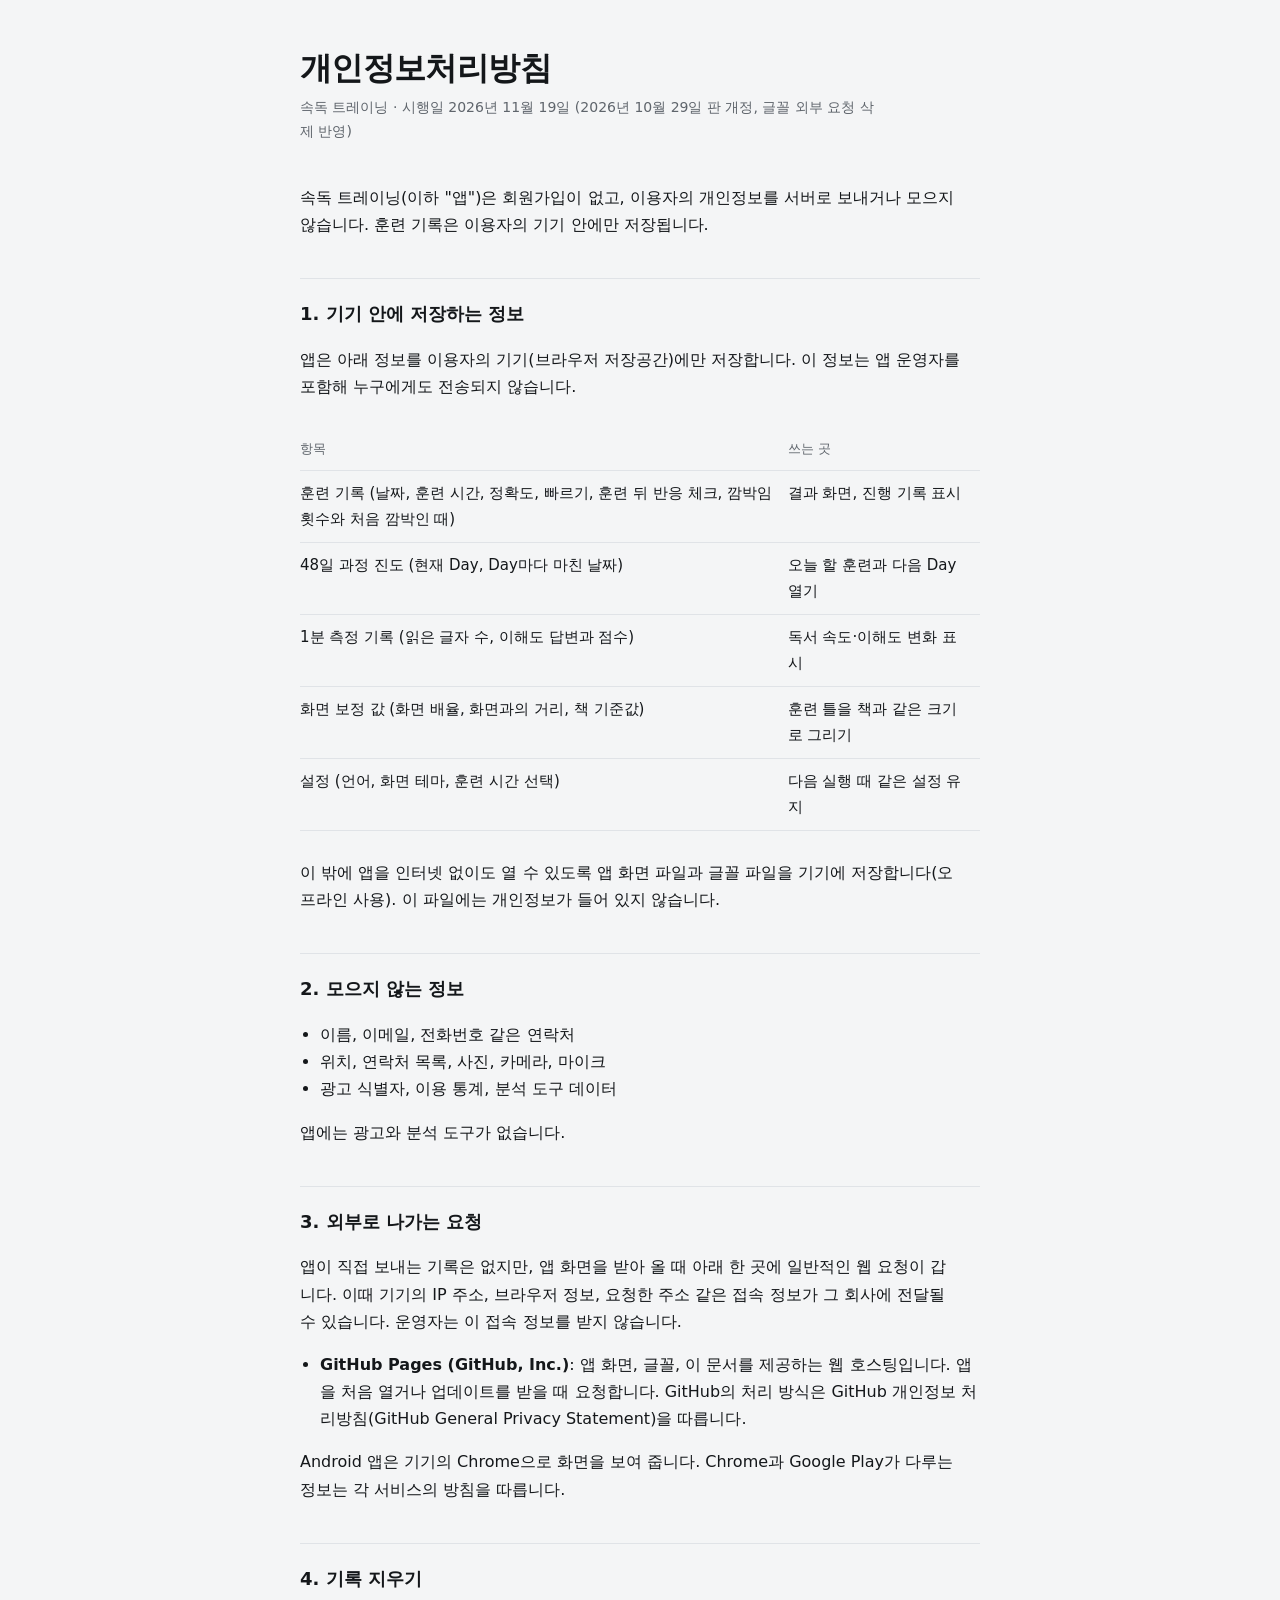
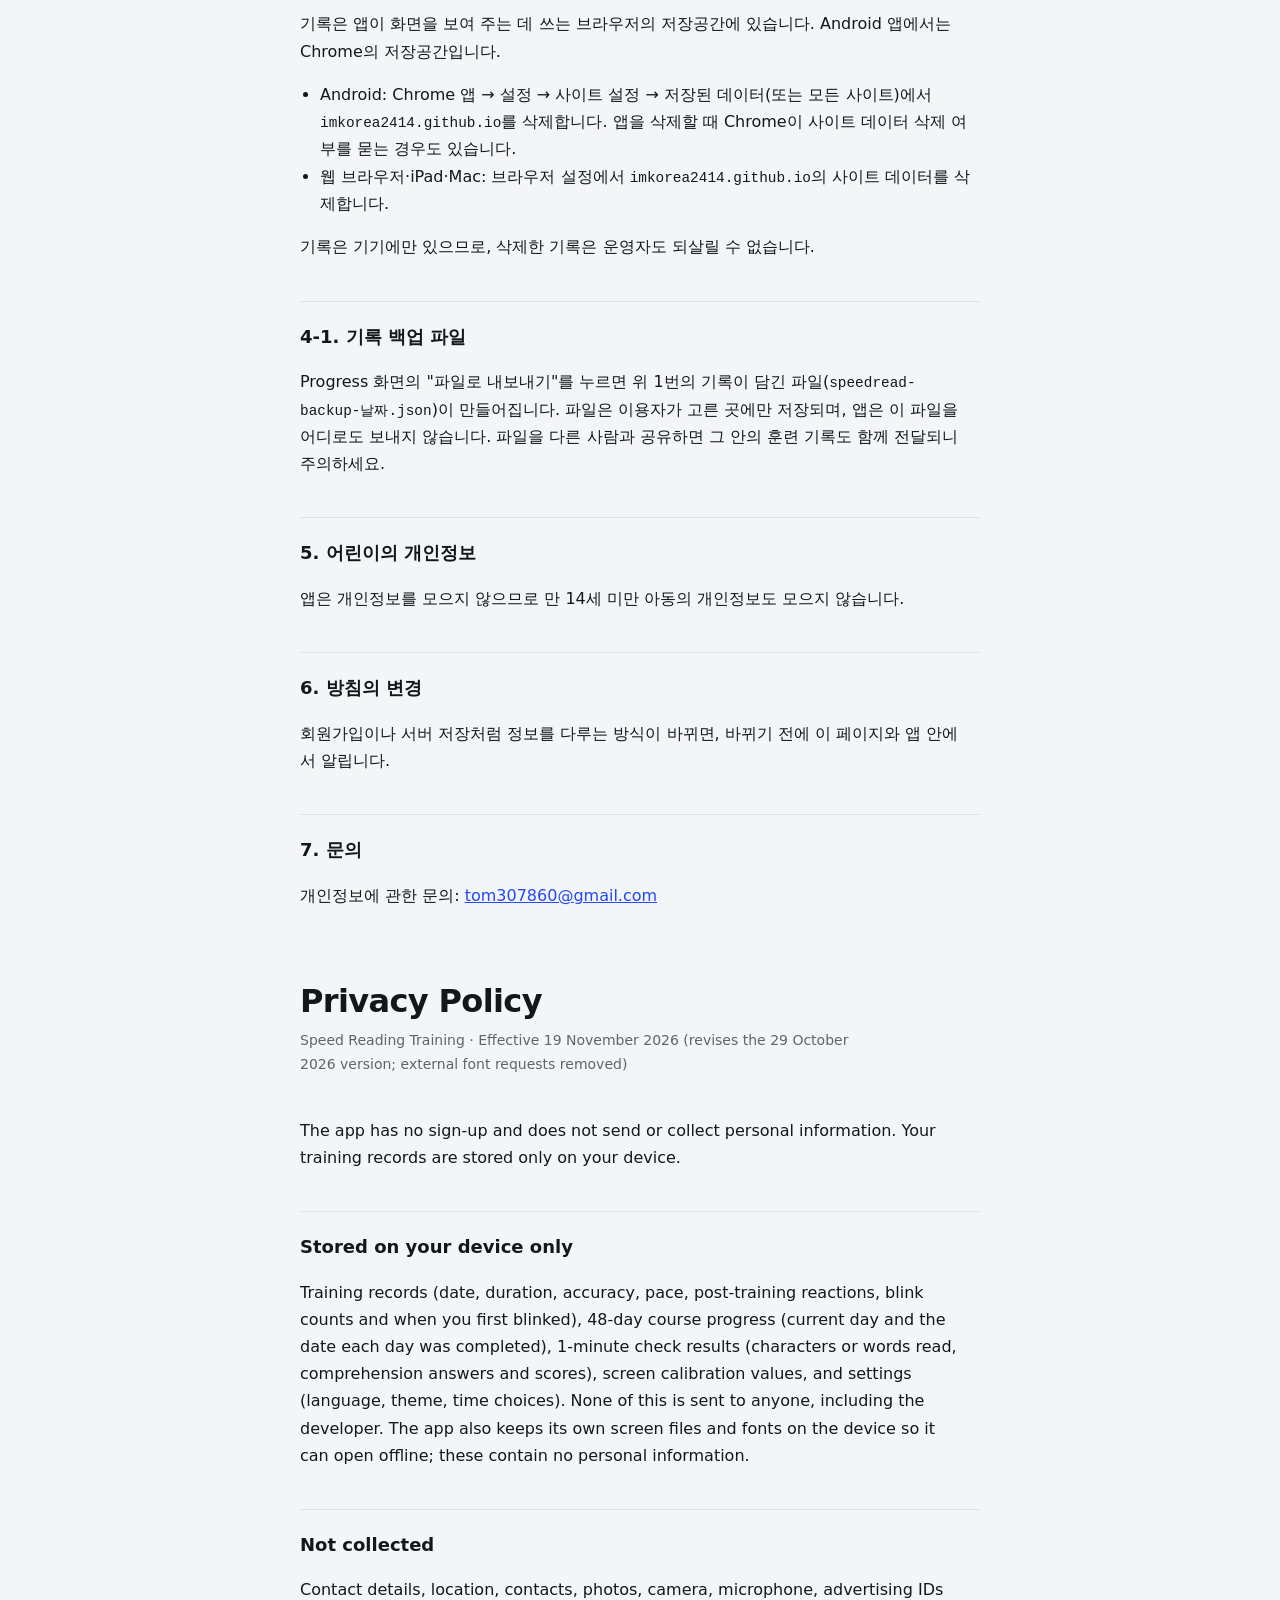
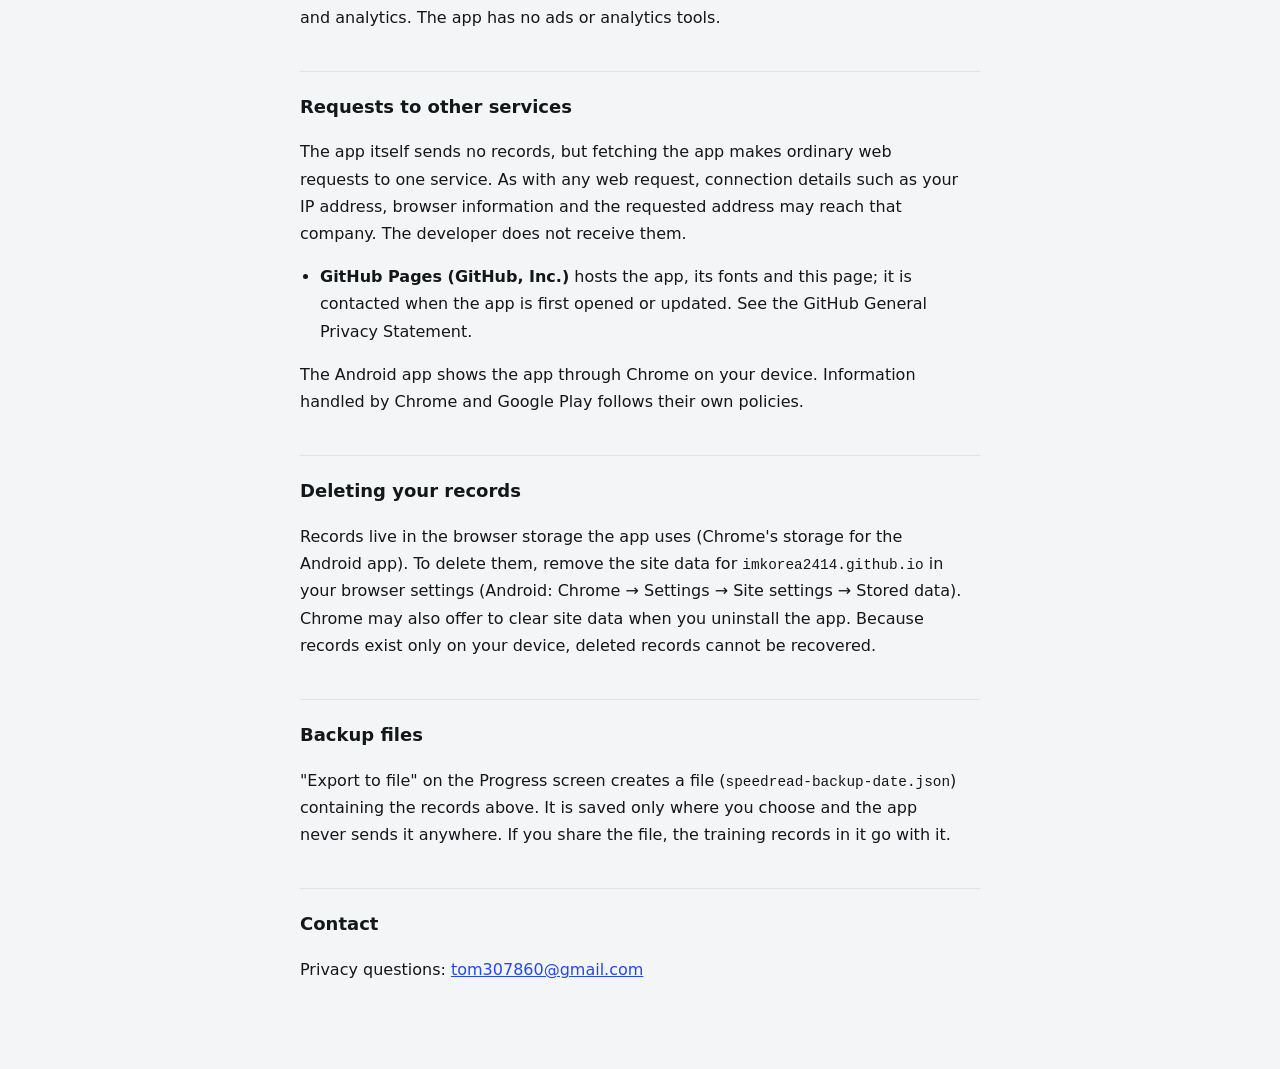
<file: privacy.html>
<!doctype html>
<html lang="ko">
<head>
<meta charset="utf-8">
<meta name="viewport" content="width=device-width, initial-scale=1, viewport-fit=cover">
<title>개인정보처리방침 · 속독 트레이닝</title>
<style>
:root{--bg:#F4F5F6;--paper:#FFFFFF;--ink:#14171A;--muted:#5F656C;--line:#E0E3E7;--signal:#2348F5;color-scheme:light}
@media (prefers-color-scheme:dark){:root{--bg:#0E1013;--paper:#16191D;--ink:#ECEEF0;--muted:#9AA1A8;--line:#2A2F35;--signal:#6684FF;color-scheme:dark}}
*{box-sizing:border-box}
body{margin:0;background:var(--bg);color:var(--ink);font:16px/1.7 -apple-system,"Apple SD Gothic Neo","Malgun Gothic","Noto Sans KR",system-ui,sans-serif;-webkit-font-smoothing:antialiased}
main{max-width:720px;margin:0 auto;padding-block:48px 72px;padding-left:max(20px,env(safe-area-inset-left,0px));padding-right:max(20px,env(safe-area-inset-right,0px))}
h1{font-size:32px;line-height:1.25;margin:0 0 8px;letter-spacing:-.02em;text-wrap:balance}
.meta{color:var(--muted);font-size:14px;margin:0 0 40px}
h2{font-size:18px;margin:40px 0 8px;padding-top:20px;border-top:1px solid var(--line)}
p,li{max-width:65ch}
ul{padding-left:20px}
table{border-collapse:collapse;width:100%;font-size:15px;margin:12px 0}
th,td{text-align:left;padding:10px 12px 10px 0;border-bottom:1px solid var(--line);vertical-align:top}
th{font-size:13px;color:var(--muted);font-weight:500}
.wrap{overflow-x:auto}
a{color:var(--signal)}
code{font-size:.9em;overflow-wrap:anywhere}
.en{margin-top:72px}
</style>
</head>
<body>
<main>
<h1>개인정보처리방침</h1>
<p class="meta">속독 트레이닝 · 시행일 2026년 11월 19일 (2026년 10월 29일 판 개정, 글꼴 외부 요청 삭제 반영)</p>

<p>속독 트레이닝(이하 "앱")은 회원가입이 없고, 이용자의 개인정보를 서버로 보내거나 모으지 않습니다. 훈련 기록은 이용자의 기기 안에만 저장됩니다.</p>

<h2>1. 기기 안에 저장하는 정보</h2>
<p>앱은 아래 정보를 이용자의 기기(브라우저 저장공간)에만 저장합니다. 이 정보는 앱 운영자를 포함해 누구에게도 전송되지 않습니다.</p>
<div class="wrap"><table>
<tr><th>항목</th><th>쓰는 곳</th></tr>
<tr><td>훈련 기록 (날짜, 훈련 시간, 정확도, 빠르기, 훈련 뒤 반응 체크, 깜박임 횟수와 처음 깜박인 때)</td><td>결과 화면, 진행 기록 표시</td></tr>
<tr><td>48일 과정 진도 (현재 Day, Day마다 마친 날짜)</td><td>오늘 할 훈련과 다음 Day 열기</td></tr>
<tr><td>1분 측정 기록 (읽은 글자 수, 이해도 답변과 점수)</td><td>독서 속도·이해도 변화 표시</td></tr>
<tr><td>화면 보정 값 (화면 배율, 화면과의 거리, 책 기준값)</td><td>훈련 틀을 책과 같은 크기로 그리기</td></tr>
<tr><td>설정 (언어, 화면 테마, 훈련 시간 선택)</td><td>다음 실행 때 같은 설정 유지</td></tr>
</table></div>
<p>이 밖에 앱을 인터넷 없이도 열 수 있도록 앱 화면 파일과 글꼴 파일을 기기에 저장합니다(오프라인 사용). 이 파일에는 개인정보가 들어 있지 않습니다.</p>

<h2>2. 모으지 않는 정보</h2>
<ul>
<li>이름, 이메일, 전화번호 같은 연락처</li>
<li>위치, 연락처 목록, 사진, 카메라, 마이크</li>
<li>광고 식별자, 이용 통계, 분석 도구 데이터</li>
</ul>
<p>앱에는 광고와 분석 도구가 없습니다.</p>

<h2>3. 외부로 나가는 요청</h2>
<p>앱이 직접 보내는 기록은 없지만, 앱 화면을 받아 올 때 아래 한 곳에 일반적인 웹 요청이 갑니다. 이때 기기의 IP 주소, 브라우저 정보, 요청한 주소 같은 접속 정보가 그 회사에 전달될 수 있습니다. 운영자는 이 접속 정보를 받지 않습니다.</p>
<ul>
<li><b>GitHub Pages (GitHub, Inc.)</b>: 앱 화면, 글꼴, 이 문서를 제공하는 웹 호스팅입니다. 앱을 처음 열거나 업데이트를 받을 때 요청합니다. GitHub의 처리 방식은 GitHub 개인정보 처리방침(GitHub General Privacy Statement)을 따릅니다.</li>
</ul>
<p>Android 앱은 기기의 Chrome으로 화면을 보여 줍니다. Chrome과 Google Play가 다루는 정보는 각 서비스의 방침을 따릅니다.</p>

<h2>4. 기록 지우기</h2>
<p>기록은 앱이 화면을 보여 주는 데 쓰는 브라우저의 저장공간에 있습니다. Android 앱에서는 Chrome의 저장공간입니다.</p>
<ul>
<li>Android: Chrome 앱 → 설정 → 사이트 설정 → 저장된 데이터(또는 모든 사이트)에서 <code>imkorea2414.github.io</code>를 삭제합니다. 앱을 삭제할 때 Chrome이 사이트 데이터 삭제 여부를 묻는 경우도 있습니다.</li>
<li>웹 브라우저·iPad·Mac: 브라우저 설정에서 <code>imkorea2414.github.io</code>의 사이트 데이터를 삭제합니다.</li>
</ul>
<p>기록은 기기에만 있으므로, 삭제한 기록은 운영자도 되살릴 수 없습니다.</p>
<h2>4-1. 기록 백업 파일</h2>
<p>Progress 화면의 "파일로 내보내기"를 누르면 위 1번의 기록이 담긴 파일(<code>speedread-backup-날짜.json</code>)이 만들어집니다. 파일은 이용자가 고른 곳에만 저장되며, 앱은 이 파일을 어디로도 보내지 않습니다. 파일을 다른 사람과 공유하면 그 안의 훈련 기록도 함께 전달되니 주의하세요.</p>

<h2>5. 어린이의 개인정보</h2>
<p>앱은 개인정보를 모으지 않으므로 만 14세 미만 아동의 개인정보도 모으지 않습니다.</p>

<h2>6. 방침의 변경</h2>
<p>회원가입이나 서버 저장처럼 정보를 다루는 방식이 바뀌면, 바뀌기 전에 이 페이지와 앱 안에서 알립니다.</p>

<h2>7. 문의</h2>
<p>개인정보에 관한 문의: <a id="contact" href="mailto:tom307860@gmail.com">tom307860@gmail.com</a></p>

<section class="en" lang="en">
<h1>Privacy Policy</h1>
<p class="meta">Speed Reading Training · Effective 19 November 2026 (revises the 29 October 2026 version; external font requests removed)</p>
<p>The app has no sign-up and does not send or collect personal information. Your training records are stored only on your device.</p>
<h2>Stored on your device only</h2>
<p>Training records (date, duration, accuracy, pace, post-training reactions, blink counts and when you first blinked), 48-day course progress (current day and the date each day was completed), 1-minute check results (characters or words read, comprehension answers and scores), screen calibration values, and settings (language, theme, time choices). None of this is sent to anyone, including the developer. The app also keeps its own screen files and fonts on the device so it can open offline; these contain no personal information.</p>
<h2>Not collected</h2>
<p>Contact details, location, contacts, photos, camera, microphone, advertising IDs and analytics. The app has no ads or analytics tools.</p>
<h2>Requests to other services</h2>
<p>The app itself sends no records, but fetching the app makes ordinary web requests to one service. As with any web request, connection details such as your IP address, browser information and the requested address may reach that company. The developer does not receive them.</p>
<ul>
<li><b>GitHub Pages (GitHub, Inc.)</b> hosts the app, its fonts and this page; it is contacted when the app is first opened or updated. See the GitHub General Privacy Statement.</li>
</ul>
<p>The Android app shows the app through Chrome on your device. Information handled by Chrome and Google Play follows their own policies.</p>
<h2>Deleting your records</h2>
<p>Records live in the browser storage the app uses (Chrome's storage for the Android app). To delete them, remove the site data for <code>imkorea2414.github.io</code> in your browser settings (Android: Chrome → Settings → Site settings → Stored data). Chrome may also offer to clear site data when you uninstall the app. Because records exist only on your device, deleted records cannot be recovered.</p>
<h2>Backup files</h2>
<p>"Export to file" on the Progress screen creates a file (<code>speedread-backup-date.json</code>) containing the records above. It is saved only where you choose and the app never sends it anywhere. If you share the file, the training records in it go with it.</p>
<h2>Contact</h2>
<p>Privacy questions: <a href="mailto:tom307860@gmail.com">tom307860@gmail.com</a></p>
</section>
</main>
</body>
</html>
</file>
<file: fonts/fonts.css>
/* 글꼴: 저장소 안에 직접 둔다 (2026-11-19, 외부 요청 없음). npm @fontsource 5.3.0에서 가져온 woff2와 글자 범위(unicode-range).
   라이선스: SIL Open Font License 1.1 — OFL-IBMPlexSansKR.txt, OFL-BarlowCondensed.txt. */
@font-face {
  font-family: 'IBM Plex Sans KR';
  font-style: normal;
  font-display: swap;
  font-weight: 400;
  src: url(ibm-plex-sans-kr-0-400-normal.woff2) format('woff2');
  unicode-range: U+f9ca-fa0b,U+ff03-ff05,U+ff07,U+ff0a-ff0b,U+ff0d-ff19,U+ff1b,U+ff1d,U+ff20-ff5b,U+ff5d,U+ffe0-ffe3,U+ffe5-ffe6;
}
@font-face {
  font-family: 'IBM Plex Sans KR';
  font-style: normal;
  font-display: swap;
  font-weight: 400;
  src: url(ibm-plex-sans-kr-2-400-normal.woff2) format('woff2');
  unicode-range: U+d723-d728,U+d72a-d733,U+d735-d748,U+d74a-d74f,U+d752-d753,U+d755-d757,U+d75a-d75f,U+d762-d764,U+d766-d768,U+d76a-d76b,U+d76d-d76f,U+d771-d787,U+d789-d78b,U+d78d-d78f,U+d791-d797,U+d79a,U+d79c,U+d79e-d7a3,U+f900-f909,U+f90b-f92e;
}
@font-face {
  font-family: 'IBM Plex Sans KR';
  font-style: normal;
  font-display: swap;
  font-weight: 400;
  src: url(ibm-plex-sans-kr-3-400-normal.woff2) format('woff2');
  unicode-range: U+d679-d68b,U+d68e-d69e,U+d6a0,U+d6a2-d6a7,U+d6a9-d6c3,U+d6c6-d6c7,U+d6c9-d6cb,U+d6cd-d6d3,U+d6d5-d6d6,U+d6d8-d6e3,U+d6e5-d6e7,U+d6e9-d6fb,U+d6fd-d717,U+d719-d71f,U+d721-d722;
}
@font-face {
  font-family: 'IBM Plex Sans KR';
  font-style: normal;
  font-display: swap;
  font-weight: 400;
  src: url(ibm-plex-sans-kr-4-400-normal.woff2) format('woff2');
  unicode-range: U+d5bc-d5c7,U+d5ca-d5cb,U+d5cd-d5cf,U+d5d1-d5d7,U+d5d9-d5da,U+d5dc,U+d5de-d5e3,U+d5e6-d5e7,U+d5e9-d5eb,U+d5ed-d5f6,U+d5f8,U+d5fa-d5ff,U+d602-d603,U+d605-d607,U+d609-d60f,U+d612-d613,U+d616-d61b,U+d61d-d637,U+d63a-d63b,U+d63d-d63f,U+d641-d647,U+d64a-d64c,U+d64e-d653,U+d656-d657,U+d659-d65b,U+d65d-d666,U+d668,U+d66a-d678;
}
@font-face {
  font-family: 'IBM Plex Sans KR';
  font-style: normal;
  font-display: swap;
  font-weight: 400;
  src: url(ibm-plex-sans-kr-5-400-normal.woff2) format('woff2');
  unicode-range: U+d507,U+d509-d50b,U+d50d-d513,U+d515-d53b,U+d53e-d53f,U+d541-d543,U+d545-d54c,U+d54e,U+d550,U+d552-d557,U+d55a-d55b,U+d55d-d55f,U+d561-d564,U+d566-d567,U+d56a,U+d56c,U+d56e-d573,U+d576-d577,U+d579-d583,U+d585-d586,U+d58a-d5a4,U+d5a6-d5bb;
}
@font-face {
  font-family: 'IBM Plex Sans KR';
  font-style: normal;
  font-display: swap;
  font-weight: 400;
  src: url(ibm-plex-sans-kr-6-400-normal.woff2) format('woff2');
  unicode-range: U+d464-d477,U+d47a-d47b,U+d47d-d47f,U+d481-d487,U+d489-d48a,U+d48c,U+d48e-d4e7,U+d4e9-d503,U+d505-d506;
}
@font-face {
  font-family: 'IBM Plex Sans KR';
  font-style: normal;
  font-display: swap;
  font-weight: 400;
  src: url(ibm-plex-sans-kr-7-400-normal.woff2) format('woff2');
  unicode-range: U+d3bf-d3c7,U+d3ca-d3cf,U+d3d1-d3eb,U+d3ee-d3ef,U+d3f1-d3f3,U+d3f5-d3fb,U+d3fd-d400,U+d402-d45b,U+d45d-d463;
}
@font-face {
  font-family: 'IBM Plex Sans KR';
  font-style: normal;
  font-display: swap;
  font-weight: 400;
  src: url(ibm-plex-sans-kr-8-400-normal.woff2) format('woff2');
  unicode-range: U+d2ff,U+d302-d304,U+d306-d30b,U+d30f,U+d311-d313,U+d315-d31b,U+d31e,U+d322-d324,U+d326-d327,U+d32a-d32b,U+d32d-d32f,U+d331-d337,U+d339-d33c,U+d33e-d37b,U+d37e-d37f,U+d381-d383,U+d385-d38b,U+d38e-d390,U+d392-d397,U+d39a-d39b,U+d39d-d39f,U+d3a1-d3a7,U+d3a9-d3aa,U+d3ac,U+d3ae-d3b3,U+d3b5-d3b7,U+d3b9-d3bb,U+d3bd-d3be;
}
@font-face {
  font-family: 'IBM Plex Sans KR';
  font-style: normal;
  font-display: swap;
  font-weight: 400;
  src: url(ibm-plex-sans-kr-9-400-normal.woff2) format('woff2');
  unicode-range: U+d257-d27f,U+d281-d29b,U+d29d-d29f,U+d2a1-d2ab,U+d2ad-d2b7,U+d2ba-d2bb,U+d2bd-d2bf,U+d2c1-d2c7,U+d2c9-d2ef,U+d2f2-d2f3,U+d2f5-d2f7,U+d2f9-d2fe;
}
@font-face {
  font-family: 'IBM Plex Sans KR';
  font-style: normal;
  font-display: swap;
  font-weight: 400;
  src: url(ibm-plex-sans-kr-10-400-normal.woff2) format('woff2');
  unicode-range: U+d1b4,U+d1b6-d1f3,U+d1f5-d22b,U+d22e-d22f,U+d231-d233,U+d235-d23b,U+d23d-d240,U+d242-d256;
}
@font-face {
  font-family: 'IBM Plex Sans KR';
  font-style: normal;
  font-display: swap;
  font-weight: 400;
  src: url(ibm-plex-sans-kr-11-400-normal.woff2) format('woff2');
  unicode-range: U+d105-d12f,U+d132-d133,U+d135-d137,U+d139-d13f,U+d141-d142,U+d144,U+d146-d14b,U+d14e-d14f,U+d151-d153,U+d155-d15b,U+d15e-d187,U+d189-d19f,U+d1a2-d1a3,U+d1a5-d1a7,U+d1a9-d1af,U+d1b2-d1b3;
}
@font-face {
  font-family: 'IBM Plex Sans KR';
  font-style: normal;
  font-display: swap;
  font-weight: 400;
  src: url(ibm-plex-sans-kr-12-400-normal.woff2) format('woff2');
  unicode-range: U+d04b-d04f,U+d051-d057,U+d059-d06b,U+d06d-d06f,U+d071-d073,U+d075-d07b,U+d07e-d0a3,U+d0a6-d0a7,U+d0a9-d0ab,U+d0ad-d0b3,U+d0b6,U+d0b8,U+d0ba-d0bf,U+d0c2-d0c3,U+d0c5-d0c7,U+d0c9-d0cf,U+d0d2,U+d0d6-d0db,U+d0de-d0df,U+d0e1-d0e3,U+d0e5-d0eb,U+d0ee-d0f0,U+d0f2-d104;
}
@font-face {
  font-family: 'IBM Plex Sans KR';
  font-style: normal;
  font-display: swap;
  font-weight: 400;
  src: url(ibm-plex-sans-kr-13-400-normal.woff2) format('woff2');
  unicode-range: U+cfa2-cfc3,U+cfc5-cfdf,U+cfe2-cfe3,U+cfe5-cfe7,U+cfe9-cff4,U+cff6-cffb,U+cffd-cfff,U+d001-d003,U+d005-d017,U+d019-d033,U+d036-d037,U+d039-d03b,U+d03d-d04a;
}
@font-face {
  font-family: 'IBM Plex Sans KR';
  font-style: normal;
  font-display: swap;
  font-weight: 400;
  src: url(ibm-plex-sans-kr-14-400-normal.woff2) format('woff2');
  unicode-range: U+cef0-cef3,U+cef6,U+cef9-ceff,U+cf01-cf03,U+cf05-cf07,U+cf09-cf0f,U+cf11-cf12,U+cf14-cf1b,U+cf1d-cf1f,U+cf21-cf2f,U+cf31-cf53,U+cf56-cf57,U+cf59-cf5b,U+cf5d-cf63,U+cf66,U+cf68,U+cf6a-cf6f,U+cf71-cf84,U+cf86-cf8b,U+cf8d-cfa1;
}
@font-face {
  font-family: 'IBM Plex Sans KR';
  font-style: normal;
  font-display: swap;
  font-weight: 400;
  src: url(ibm-plex-sans-kr-15-400-normal.woff2) format('woff2');
  unicode-range: U+ce3c-ce57,U+ce5a-ce5b,U+ce5d-ce5f,U+ce61-ce67,U+ce6a,U+ce6c,U+ce6e-ce73,U+ce76-ce77,U+ce79-ce7b,U+ce7d-ce83,U+ce85-ce88,U+ce8a-ce8f,U+ce91-ce93,U+ce95-ce97,U+ce99-ce9f,U+cea2,U+cea4-ceab,U+cead-cee3,U+cee6-cee7,U+cee9-ceeb,U+ceed-ceef;
}
@font-face {
  font-family: 'IBM Plex Sans KR';
  font-style: normal;
  font-display: swap;
  font-weight: 400;
  src: url(ibm-plex-sans-kr-16-400-normal.woff2) format('woff2');
  unicode-range: U+cd92-cd93,U+cd96-cd97,U+cd99-cd9b,U+cd9d-cda3,U+cda6-cda8,U+cdaa-cdaf,U+cdb1-cdc3,U+cdc5-cdcb,U+cdcd-cde7,U+cde9-ce03,U+ce05-ce1f,U+ce22-ce34,U+ce36-ce3b;
}
@font-face {
  font-family: 'IBM Plex Sans KR';
  font-style: normal;
  font-display: swap;
  font-weight: 400;
  src: url(ibm-plex-sans-kr-17-400-normal.woff2) format('woff2');
  unicode-range: U+ccef-cd07,U+cd0a-cd0b,U+cd0d-cd1a,U+cd1c,U+cd1e-cd2b,U+cd2d-cd5b,U+cd5d-cd77,U+cd79-cd91;
}
@font-face {
  font-family: 'IBM Plex Sans KR';
  font-style: normal;
  font-display: swap;
  font-weight: 400;
  src: url(ibm-plex-sans-kr-18-400-normal.woff2) format('woff2');
  unicode-range: U+cc3f-cc43,U+cc46-cc47,U+cc49-cc4b,U+cc4d-cc53,U+cc55-cc58,U+cc5a-cc5f,U+cc61-cc97,U+cc9a-cc9b,U+cc9d-cc9f,U+cca1-cca7,U+ccaa,U+ccac,U+ccae-ccb3,U+ccb6-ccb7,U+ccb9-ccbb,U+ccbd-cccf,U+ccd1-cce3,U+cce5-ccee;
}
@font-face {
  font-family: 'IBM Plex Sans KR';
  font-style: normal;
  font-display: swap;
  font-weight: 400;
  src: url(ibm-plex-sans-kr-19-400-normal.woff2) format('woff2');
  unicode-range: U+cb91-cbd3,U+cbd5-cbe3,U+cbe5-cc0b,U+cc0e-cc0f,U+cc11-cc13,U+cc15-cc1b,U+cc1d-cc20,U+cc23-cc27,U+cc2a-cc2b,U+cc2d,U+cc2f,U+cc31-cc37,U+cc3a,U+cc3c;
}
@font-face {
  font-family: 'IBM Plex Sans KR';
  font-style: normal;
  font-display: swap;
  font-weight: 400;
  src: url(ibm-plex-sans-kr-20-400-normal.woff2) format('woff2');
  unicode-range: U+caf4-cb47,U+cb4a-cb90;
}
@font-face {
  font-family: 'IBM Plex Sans KR';
  font-style: normal;
  font-display: swap;
  font-weight: 400;
  src: url(ibm-plex-sans-kr-21-400-normal.woff2) format('woff2');
  unicode-range: U+ca4a-ca4b,U+ca4e-ca4f,U+ca51-ca53,U+ca55-ca5b,U+ca5d-ca60,U+ca62-ca83,U+ca85-cabb,U+cabe-cabf,U+cac1-cac3,U+cac5-cacb,U+cacd-cad0,U+cad2,U+cad4-cad8,U+cada-caf3;
}
@font-face {
  font-family: 'IBM Plex Sans KR';
  font-style: normal;
  font-display: swap;
  font-weight: 400;
  src: url(ibm-plex-sans-kr-22-400-normal.woff2) format('woff2');
  unicode-range: U+c996-c997,U+c99a-c99c,U+c99e-c9bf,U+c9c2-c9c3,U+c9c5-c9c7,U+c9c9-c9cf,U+c9d2,U+c9d4,U+c9d7-c9d8,U+c9db,U+c9de-c9df,U+c9e1-c9e3,U+c9e5-c9e6,U+c9e8-c9eb,U+c9ee-c9f0,U+c9f2-c9f7,U+c9f9-ca0b,U+ca0d-ca28,U+ca2a-ca49;
}
@font-face {
  font-family: 'IBM Plex Sans KR';
  font-style: normal;
  font-display: swap;
  font-weight: 400;
  src: url(ibm-plex-sans-kr-23-400-normal.woff2) format('woff2');
  unicode-range: U+c8e9-c8f4,U+c8f6-c8fb,U+c8fe-c8ff,U+c901-c903,U+c905-c90b,U+c90e-c910,U+c912-c917,U+c919-c92b,U+c92d-c94f,U+c951-c953,U+c955-c96b,U+c96d-c973,U+c975-c987,U+c98a-c98b,U+c98d-c98f,U+c991-c995;
}
@font-face {
  font-family: 'IBM Plex Sans KR';
  font-style: normal;
  font-display: swap;
  font-weight: 400;
  src: url(ibm-plex-sans-kr-24-400-normal.woff2) format('woff2');
  unicode-range: U+c841-c84b,U+c84d-c86f,U+c872-c873,U+c875-c877,U+c879-c87f,U+c882-c884,U+c887-c88a,U+c88d-c8c3,U+c8c5-c8df,U+c8e1-c8e8;
}
@font-face {
  font-family: 'IBM Plex Sans KR';
  font-style: normal;
  font-display: swap;
  font-weight: 400;
  src: url(ibm-plex-sans-kr-25-400-normal.woff2) format('woff2');
  unicode-range: U+c779-c77b,U+c77e-c782,U+c786,U+c78b,U+c78d,U+c78f,U+c792-c793,U+c795,U+c797,U+c799-c79f,U+c7a2,U+c7a7-c7ab,U+c7ae-c7bb,U+c7bd-c7c0,U+c7c2-c7c7,U+c7c9-c7dc,U+c7de-c7ff,U+c802-c803,U+c805-c807,U+c809,U+c80b-c80f,U+c812,U+c814,U+c817-c81b,U+c81e-c81f,U+c821-c823,U+c825-c82e,U+c830-c837,U+c839-c83b,U+c83d-c840;
}
@font-face {
  font-family: 'IBM Plex Sans KR';
  font-style: normal;
  font-display: swap;
  font-weight: 400;
  src: url(ibm-plex-sans-kr-26-400-normal.woff2) format('woff2');
  unicode-range: U+c6bb-c6bf,U+c6c2,U+c6c4,U+c6c6-c6cb,U+c6ce-c6cf,U+c6d1-c6d3,U+c6d5-c6db,U+c6dd-c6df,U+c6e1-c6e7,U+c6e9-c6eb,U+c6ed-c6ef,U+c6f1-c6f8,U+c6fa-c703,U+c705-c707,U+c709-c70b,U+c70d-c716,U+c718,U+c71a-c71f,U+c722-c723,U+c725-c727,U+c729-c734,U+c736-c73b,U+c73e-c73f,U+c741-c743,U+c745-c74b,U+c74e-c750,U+c752-c757,U+c759-c773,U+c776-c777;
}
@font-face {
  font-family: 'IBM Plex Sans KR';
  font-style: normal;
  font-display: swap;
  font-weight: 400;
  src: url(ibm-plex-sans-kr-27-400-normal.woff2) format('woff2');
  unicode-range: U+c5f5-c5fb,U+c5fe,U+c602-c605,U+c607,U+c609-c60f,U+c611-c61a,U+c61c-c623,U+c626-c627,U+c629-c62b,U+c62d,U+c62f-c632,U+c636,U+c638,U+c63a-c63f,U+c642-c643,U+c645-c647,U+c649-c652,U+c656-c65b,U+c65d-c65f,U+c661-c663,U+c665-c677,U+c679-c67b,U+c67d-c693,U+c696-c697,U+c699-c69b,U+c69d-c6a3,U+c6a6,U+c6a8,U+c6aa-c6af,U+c6b2-c6b3,U+c6b5-c6b7,U+c6b9-c6ba;
}
@font-face {
  font-family: 'IBM Plex Sans KR';
  font-style: normal;
  font-display: swap;
  font-weight: 400;
  src: url(ibm-plex-sans-kr-28-400-normal.woff2) format('woff2');
  unicode-range: U+c517-c527,U+c52a-c52b,U+c52d-c52f,U+c531-c538,U+c53a,U+c53c,U+c53e-c543,U+c546-c547,U+c54b,U+c54d-c552,U+c556,U+c55a-c55b,U+c55d,U+c55f,U+c562-c563,U+c565-c567,U+c569-c56f,U+c572,U+c574,U+c576-c57b,U+c57e-c57f,U+c581-c583,U+c585-c586,U+c588-c58b,U+c58e,U+c590,U+c592-c596,U+c599-c5b3,U+c5b6-c5b7,U+c5ba,U+c5be-c5c3,U+c5ca-c5cb,U+c5cd,U+c5cf,U+c5d2-c5d3,U+c5d5-c5d7,U+c5d9-c5df,U+c5e1-c5e2,U+c5e4,U+c5e6-c5eb,U+c5ef,U+c5f1-c5f3;
}
@font-face {
  font-family: 'IBM Plex Sans KR';
  font-style: normal;
  font-display: swap;
  font-weight: 400;
  src: url(ibm-plex-sans-kr-29-400-normal.woff2) format('woff2');
  unicode-range: U+c475-c4ef,U+c4f2-c4f3,U+c4f5-c4f7,U+c4f9-c4ff,U+c502-c50b,U+c50d-c516;
}
@font-face {
  font-family: 'IBM Plex Sans KR';
  font-style: normal;
  font-display: swap;
  font-weight: 400;
  src: url(ibm-plex-sans-kr-30-400-normal.woff2) format('woff2');
  unicode-range: U+c3d0-c3d7,U+c3da-c3db,U+c3dd-c3de,U+c3e1-c3ec,U+c3ee-c3f3,U+c3f5-c42b,U+c42d-c463,U+c466-c474;
}
@font-face {
  font-family: 'IBM Plex Sans KR';
  font-style: normal;
  font-display: swap;
  font-weight: 400;
  src: url(ibm-plex-sans-kr-31-400-normal.woff2) format('woff2');
  unicode-range: U+c32b-c367,U+c36a-c36b,U+c36d-c36f,U+c371-c377,U+c37a-c37b,U+c37e-c383,U+c385-c387,U+c389-c3cf;
}
@font-face {
  font-family: 'IBM Plex Sans KR';
  font-style: normal;
  font-display: swap;
  font-weight: 400;
  src: url(ibm-plex-sans-kr-32-400-normal.woff2) format('woff2');
  unicode-range: U+c26a-c26b,U+c26d-c26f,U+c271-c273,U+c275-c27b,U+c27e-c287,U+c289-c28f,U+c291-c297,U+c299-c29a,U+c29c-c2a3,U+c2a5-c2a7,U+c2a9-c2ab,U+c2ad-c2b3,U+c2b6,U+c2b8,U+c2ba-c2bb,U+c2bd-c2db,U+c2de-c2df,U+c2e1-c2e2,U+c2e5-c2ea,U+c2ee,U+c2f0,U+c2f2-c2f5,U+c2f7,U+c2fa-c2fb,U+c2fd-c2ff,U+c301-c307,U+c309-c30c,U+c30e-c312,U+c315-c323,U+c325-c328,U+c32a;
}
@font-face {
  font-family: 'IBM Plex Sans KR';
  font-style: normal;
  font-display: swap;
  font-weight: 400;
  src: url(ibm-plex-sans-kr-33-400-normal.woff2) format('woff2');
  unicode-range: U+c1bc-c1c3,U+c1c5-c1df,U+c1e1-c1fb,U+c1fd-c203,U+c205-c20c,U+c20e,U+c210-c217,U+c21a-c21b,U+c21d-c21e,U+c221-c227,U+c229-c22a,U+c22c,U+c22e,U+c230,U+c233-c24f,U+c251-c257,U+c259-c269;
}
@font-face {
  font-family: 'IBM Plex Sans KR';
  font-style: normal;
  font-display: swap;
  font-weight: 400;
  src: url(ibm-plex-sans-kr-34-400-normal.woff2) format('woff2');
  unicode-range: U+c101-c11b,U+c11f,U+c121-c123,U+c125-c12b,U+c12e,U+c132-c137,U+c13a-c13b,U+c13d-c13f,U+c141-c147,U+c14a,U+c14c-c153,U+c155-c157,U+c159-c15b,U+c15d-c166,U+c169-c16f,U+c171-c177,U+c179-c18b,U+c18e-c18f,U+c191-c193,U+c195-c19b,U+c19d-c19e,U+c1a0,U+c1a2-c1a4,U+c1a6-c1bb;
}
@font-face {
  font-family: 'IBM Plex Sans KR';
  font-style: normal;
  font-display: swap;
  font-weight: 400;
  src: url(ibm-plex-sans-kr-35-400-normal.woff2) format('woff2');
  unicode-range: U+c049-c057,U+c059-c05b,U+c05d-c05f,U+c061-c067,U+c069-c08f,U+c091-c0ab,U+c0ae-c0af,U+c0b1-c0b3,U+c0b5,U+c0b7-c0bb,U+c0be,U+c0c2-c0c7,U+c0ca-c0cb,U+c0cd-c0cf,U+c0d1-c0d7,U+c0d9-c0da,U+c0dc,U+c0de-c0e3,U+c0e5-c0eb,U+c0ed-c0f3,U+c0f6,U+c0f8,U+c0fa-c0ff;
}
@font-face {
  font-family: 'IBM Plex Sans KR';
  font-style: normal;
  font-display: swap;
  font-weight: 400;
  src: url(ibm-plex-sans-kr-36-400-normal.woff2) format('woff2');
  unicode-range: U+bfa7-bfaf,U+bfb1-bfc4,U+bfc6-bfcb,U+bfce-bfcf,U+bfd1-bfd3,U+bfd5-bfdb,U+bfdd-c048;
}
@font-face {
  font-family: 'IBM Plex Sans KR';
  font-style: normal;
  font-display: swap;
  font-weight: 400;
  src: url(ibm-plex-sans-kr-37-400-normal.woff2) format('woff2');
  unicode-range: U+bf07,U+bf09-bf3f,U+bf41-bf4f,U+bf52-bf54,U+bf56-bfa6;
}
@font-face {
  font-family: 'IBM Plex Sans KR';
  font-style: normal;
  font-display: swap;
  font-weight: 400;
  src: url(ibm-plex-sans-kr-38-400-normal.woff2) format('woff2');
  unicode-range: U+be56,U+be58,U+be5c-be5f,U+be62-be63,U+be65-be67,U+be69-be74,U+be76-be7b,U+be7e-be7f,U+be81-be8e,U+be90,U+be92-bea7,U+bea9-becf,U+bed2-bed3,U+bed5-bed6,U+bed9-bee3,U+bee6-bf06;
}
@font-face {
  font-family: 'IBM Plex Sans KR';
  font-style: normal;
  font-display: swap;
  font-weight: 400;
  src: url(ibm-plex-sans-kr-39-400-normal.woff2) format('woff2');
  unicode-range: U+bdb0-bdd3,U+bdd5-bdef,U+bdf1-be0b,U+be0d-be0f,U+be11-be13,U+be15-be43,U+be46-be47,U+be49-be4b,U+be4d-be53;
}
@font-face {
  font-family: 'IBM Plex Sans KR';
  font-style: normal;
  font-display: swap;
  font-weight: 400;
  src: url(ibm-plex-sans-kr-40-400-normal.woff2) format('woff2');
  unicode-range: U+bd03,U+bd06,U+bd08,U+bd0a-bd0f,U+bd11-bd22,U+bd25-bd47,U+bd49-bd58,U+bd5a-bd7f,U+bd82-bd83,U+bd85-bd87,U+bd8a-bd8f,U+bd91-bd92,U+bd94,U+bd96-bd98,U+bd9a-bdaf;
}
@font-face {
  font-family: 'IBM Plex Sans KR';
  font-style: normal;
  font-display: swap;
  font-weight: 400;
  src: url(ibm-plex-sans-kr-41-400-normal.woff2) format('woff2');
  unicode-range: U+bc4e-bc83,U+bc86-bc87,U+bc89-bc8b,U+bc8d-bc93,U+bc96,U+bc98,U+bc9b-bc9f,U+bca2-bca3,U+bca5-bca7,U+bca9-bcb2,U+bcb4-bcbb,U+bcbe-bcbf,U+bcc1-bcc3,U+bcc5-bccc,U+bcce-bcd0,U+bcd2-bcd4,U+bcd6-bcf3,U+bcf7,U+bcf9-bcfb,U+bcfd-bd02;
}
@font-face {
  font-family: 'IBM Plex Sans KR';
  font-style: normal;
  font-display: swap;
  font-weight: 400;
  src: url(ibm-plex-sans-kr-42-400-normal.woff2) format('woff2');
  unicode-range: U+bb90-bba3,U+bba5-bbab,U+bbad-bbbf,U+bbc1-bbf7,U+bbfa-bbfb,U+bbfd-bbfe,U+bc01-bc07,U+bc09-bc0a,U+bc0e,U+bc10,U+bc12-bc13,U+bc17,U+bc19-bc1a,U+bc1e,U+bc20-bc23,U+bc26,U+bc28,U+bc2a-bc2c,U+bc2e-bc2f,U+bc32-bc33,U+bc35-bc37,U+bc39-bc3f,U+bc41-bc42,U+bc44,U+bc46-bc48,U+bc4a-bc4d;
}
@font-face {
  font-family: 'IBM Plex Sans KR';
  font-style: normal;
  font-display: swap;
  font-weight: 400;
  src: url(ibm-plex-sans-kr-43-400-normal.woff2) format('woff2');
  unicode-range: U+bae6-bafb,U+bafd-bb17,U+bb19-bb33,U+bb37,U+bb39-bb3a,U+bb3d-bb43,U+bb45-bb46,U+bb48,U+bb4a-bb4f,U+bb51-bb53,U+bb55-bb57,U+bb59-bb62,U+bb64-bb8f;
}
@font-face {
  font-family: 'IBM Plex Sans KR';
  font-style: normal;
  font-display: swap;
  font-weight: 400;
  src: url(ibm-plex-sans-kr-44-400-normal.woff2) format('woff2');
  unicode-range: U+ba30-ba37,U+ba3a-ba3b,U+ba3d-ba3f,U+ba41-ba47,U+ba49-ba4a,U+ba4c,U+ba4e-ba53,U+ba56-ba57,U+ba59-ba5b,U+ba5d-ba63,U+ba65-ba66,U+ba68-ba6f,U+ba71-ba73,U+ba75-ba77,U+ba79-ba84,U+ba86,U+ba88-baa7,U+baaa,U+baad-baaf,U+bab1-bab7,U+baba,U+babc,U+babe-bae5;
}
@font-face {
  font-family: 'IBM Plex Sans KR';
  font-style: normal;
  font-display: swap;
  font-weight: 400;
  src: url(ibm-plex-sans-kr-45-400-normal.woff2) format('woff2');
  unicode-range: U+b96e-b973,U+b976-b977,U+b979-b97b,U+b97d-b983,U+b986,U+b988,U+b98a-b98d,U+b98f-b9ab,U+b9ae-b9af,U+b9b1-b9b3,U+b9b5-b9bb,U+b9be,U+b9c0,U+b9c2-b9c7,U+b9ca-b9cb,U+b9cd,U+b9d2-b9d7,U+b9da,U+b9dc,U+b9df-b9e0,U+b9e2,U+b9e6-b9e7,U+b9e9-b9f3,U+b9f6,U+b9f8,U+b9fb-ba2f;
}
@font-face {
  font-family: 'IBM Plex Sans KR';
  font-style: normal;
  font-display: swap;
  font-weight: 400;
  src: url(ibm-plex-sans-kr-46-400-normal.woff2) format('woff2');
  unicode-range: U+b8bf-b8cb,U+b8cd-b8e0,U+b8e2-b8e7,U+b8ea-b8eb,U+b8ed-b8ef,U+b8f1-b8f7,U+b8fa,U+b8fc,U+b8fe-b903,U+b905-b917,U+b919-b91f,U+b921-b93b,U+b93d-b957,U+b95a-b95b,U+b95d-b95f,U+b961-b967,U+b969-b96c;
}
@font-face {
  font-family: 'IBM Plex Sans KR';
  font-style: normal;
  font-display: swap;
  font-weight: 400;
  src: url(ibm-plex-sans-kr-47-400-normal.woff2) format('woff2');
  unicode-range: U+b80d-b80f,U+b811-b817,U+b81a,U+b81c-b823,U+b826-b827,U+b829-b82b,U+b82d-b833,U+b836,U+b83a-b83f,U+b841-b85b,U+b85e-b85f,U+b861-b863,U+b865-b86b,U+b86e,U+b870,U+b872-b8af,U+b8b1-b8be;
}
@font-face {
  font-family: 'IBM Plex Sans KR';
  font-style: normal;
  font-display: swap;
  font-weight: 400;
  src: url(ibm-plex-sans-kr-48-400-normal.woff2) format('woff2');
  unicode-range: U+b74d-b75f,U+b761-b763,U+b765-b774,U+b776-b77b,U+b77e-b77f,U+b781-b783,U+b785-b78b,U+b78e,U+b792-b796,U+b79a-b79b,U+b79d-b7a7,U+b7aa,U+b7ae-b7b3,U+b7b6-b7c8,U+b7ca-b7eb,U+b7ee-b7ef,U+b7f1-b7f3,U+b7f5-b7fb,U+b7fe,U+b802-b806,U+b80a-b80b;
}
@font-face {
  font-family: 'IBM Plex Sans KR';
  font-style: normal;
  font-display: swap;
  font-weight: 400;
  src: url(ibm-plex-sans-kr-49-400-normal.woff2) format('woff2');
  unicode-range: U+b6a7-b6aa,U+b6ac-b6b0,U+b6b2-b6ef,U+b6f1-b727,U+b72a-b72b,U+b72d-b72e,U+b731-b737,U+b739-b73a,U+b73c-b743,U+b745-b74c;
}
@font-face {
  font-family: 'IBM Plex Sans KR';
  font-style: normal;
  font-display: swap;
  font-weight: 400;
  src: url(ibm-plex-sans-kr-50-400-normal.woff2) format('woff2');
  unicode-range: U+b605-b60f,U+b612-b617,U+b619-b624,U+b626-b69b,U+b69e-b6a3,U+b6a5-b6a6;
}
@font-face {
  font-family: 'IBM Plex Sans KR';
  font-style: normal;
  font-display: swap;
  font-weight: 400;
  src: url(ibm-plex-sans-kr-51-400-normal.woff2) format('woff2');
  unicode-range: U+b55f,U+b562-b583,U+b585-b59f,U+b5a2-b5a3,U+b5a5-b5a7,U+b5a9-b5b2,U+b5b5-b5ba,U+b5bd-b604;
}
@font-face {
  font-family: 'IBM Plex Sans KR';
  font-style: normal;
  font-display: swap;
  font-weight: 400;
  src: url(ibm-plex-sans-kr-52-400-normal.woff2) format('woff2');
  unicode-range: U+b4a5-b4b6,U+b4b8-b4bf,U+b4c1-b4c7,U+b4c9-b4db,U+b4de-b4df,U+b4e1-b4e2,U+b4e5-b4eb,U+b4ee,U+b4f0,U+b4f2-b513,U+b516-b517,U+b519-b51a,U+b51d-b523,U+b526,U+b528,U+b52b-b52f,U+b532-b533,U+b535-b537,U+b539-b53f,U+b541-b544,U+b546-b54b,U+b54d-b54f,U+b551-b55b,U+b55d-b55e;
}
@font-face {
  font-family: 'IBM Plex Sans KR';
  font-style: normal;
  font-display: swap;
  font-weight: 400;
  src: url(ibm-plex-sans-kr-53-400-normal.woff2) format('woff2');
  unicode-range: U+b3f8-b3fb,U+b3fd-b40f,U+b411-b417,U+b419-b41b,U+b41d-b41f,U+b421-b427,U+b42a-b42b,U+b42d-b44f,U+b452-b453,U+b455-b457,U+b459-b45f,U+b462-b464,U+b466-b46b,U+b46d-b47f,U+b481-b4a3;
}
@font-face {
  font-family: 'IBM Plex Sans KR';
  font-style: normal;
  font-display: swap;
  font-weight: 400;
  src: url(ibm-plex-sans-kr-54-400-normal.woff2) format('woff2');
  unicode-range: U+b342-b353,U+b356-b357,U+b359-b35b,U+b35d-b35e,U+b360-b363,U+b366,U+b368,U+b36a-b36d,U+b36f,U+b372-b373,U+b375-b377,U+b379-b37f,U+b381-b382,U+b384,U+b386-b38b,U+b38d-b3c3,U+b3c6-b3c7,U+b3c9-b3ca,U+b3cd-b3d3,U+b3d6,U+b3d8,U+b3da-b3f7;
}
@font-face {
  font-family: 'IBM Plex Sans KR';
  font-style: normal;
  font-display: swap;
  font-weight: 400;
  src: url(ibm-plex-sans-kr-55-400-normal.woff2) format('woff2');
  unicode-range: U+b27c-b283,U+b285-b28f,U+b292-b293,U+b295-b297,U+b29a-b29f,U+b2a1-b2a4,U+b2a7-b2a9,U+b2ab,U+b2ad-b2c7,U+b2ca-b2cb,U+b2cd-b2cf,U+b2d1-b2d7,U+b2da,U+b2dc,U+b2de-b2e3,U+b2e7,U+b2e9-b2ea,U+b2ef-b2f3,U+b2f6,U+b2f8,U+b2fa-b2fb,U+b2fd-b2fe,U+b302-b303,U+b305-b307,U+b309-b30f,U+b312,U+b316-b31b,U+b31d-b341;
}
@font-face {
  font-family: 'IBM Plex Sans KR';
  font-style: normal;
  font-display: swap;
  font-weight: 400;
  src: url(ibm-plex-sans-kr-56-400-normal.woff2) format('woff2');
  unicode-range: U+b1d6-b1e7,U+b1e9-b1fc,U+b1fe-b203,U+b206-b207,U+b209-b20b,U+b20d-b213,U+b216-b21f,U+b221-b257,U+b259-b273,U+b275-b27b;
}
@font-face {
  font-family: 'IBM Plex Sans KR';
  font-style: normal;
  font-display: swap;
  font-weight: 400;
  src: url(ibm-plex-sans-kr-57-400-normal.woff2) format('woff2');
  unicode-range: U+b120-b122,U+b126-b127,U+b129-b12b,U+b12d-b133,U+b136,U+b138,U+b13a-b13f,U+b142-b143,U+b145-b14f,U+b151-b153,U+b156-b157,U+b159-b177,U+b17a-b17b,U+b17d-b17f,U+b181-b187,U+b189-b18c,U+b18e-b191,U+b195-b1a7,U+b1a9-b1cb,U+b1cd-b1d5;
}
@font-face {
  font-family: 'IBM Plex Sans KR';
  font-style: normal;
  font-display: swap;
  font-weight: 400;
  src: url(ibm-plex-sans-kr-58-400-normal.woff2) format('woff2');
  unicode-range: U+b05f-b07b,U+b07e-b07f,U+b081-b083,U+b085-b08b,U+b08d-b097,U+b09b,U+b09d-b09f,U+b0a2-b0a7,U+b0aa,U+b0b0,U+b0b2,U+b0b6-b0b7,U+b0b9-b0bb,U+b0bd-b0c3,U+b0c6-b0c7,U+b0ca-b0cf,U+b0d1-b0df,U+b0e1-b0e4,U+b0e6-b107,U+b10a-b10b,U+b10d-b10f,U+b111-b112,U+b114-b117,U+b119-b11a,U+b11c-b11f;
}
@font-face {
  font-family: 'IBM Plex Sans KR';
  font-style: normal;
  font-display: swap;
  font-weight: 400;
  src: url(ibm-plex-sans-kr-59-400-normal.woff2) format('woff2');
  unicode-range: U+afac-afb7,U+afba-afbb,U+afbd-afbf,U+afc1-afc6,U+afca-afcc,U+afce-afd3,U+afd5-afe7,U+afe9-afef,U+aff1-b00b,U+b00d-b00f,U+b011-b013,U+b015-b01b,U+b01d-b027,U+b029-b043,U+b045-b047,U+b049,U+b04b,U+b04d-b052,U+b055-b056,U+b058-b05c,U+b05e;
}
@font-face {
  font-family: 'IBM Plex Sans KR';
  font-style: normal;
  font-display: swap;
  font-weight: 400;
  src: url(ibm-plex-sans-kr-60-400-normal.woff2) format('woff2');
  unicode-range: U+af03-af07,U+af09-af2b,U+af2e-af33,U+af35-af3b,U+af3e-af40,U+af44-af47,U+af4a-af5c,U+af5e-af63,U+af65-af7f,U+af81-afab;
}
@font-face {
  font-family: 'IBM Plex Sans KR';
  font-style: normal;
  font-display: swap;
  font-weight: 400;
  src: url(ibm-plex-sans-kr-61-400-normal.woff2) format('woff2');
  unicode-range: U+ae56-ae5b,U+ae5e-ae60,U+ae62-ae64,U+ae66-ae67,U+ae69-ae6b,U+ae6d-ae83,U+ae85-aebb,U+aebf,U+aec1-aec3,U+aec5-aecb,U+aece,U+aed0,U+aed2-aed7,U+aed9-aef3,U+aef5-af02;
}
@font-face {
  font-family: 'IBM Plex Sans KR';
  font-style: normal;
  font-display: swap;
  font-weight: 400;
  src: url(ibm-plex-sans-kr-62-400-normal.woff2) format('woff2');
  unicode-range: U+ad9c-ada3,U+ada5-adbf,U+adc1-adc3,U+adc5-adc7,U+adc9-add2,U+add4-addb,U+addd-addf,U+ade1-ade3,U+ade5-adf7,U+adfa-adfb,U+adfd-adff,U+ae02-ae07,U+ae0a,U+ae0c,U+ae0e-ae13,U+ae15-ae2f,U+ae31-ae33,U+ae35-ae37,U+ae39-ae3f,U+ae42,U+ae44,U+ae46-ae49,U+ae4b,U+ae4f,U+ae51-ae53,U+ae55;
}
@font-face {
  font-family: 'IBM Plex Sans KR';
  font-style: normal;
  font-display: swap;
  font-weight: 400;
  src: url(ibm-plex-sans-kr-63-400-normal.woff2) format('woff2');
  unicode-range: U+ace2-ace3,U+ace5-ace6,U+ace9-acef,U+acf2,U+acf4,U+acf7-acfb,U+acfe-acff,U+ad01-ad03,U+ad05-ad0b,U+ad0d-ad10,U+ad12-ad1b,U+ad1d-ad33,U+ad35-ad48,U+ad4a-ad4f,U+ad51-ad6b,U+ad6e-ad6f,U+ad71-ad72,U+ad77-ad7c,U+ad7e,U+ad80,U+ad82-ad87,U+ad89-ad8b,U+ad8d-ad8f,U+ad91-ad9b;
}
@font-face {
  font-family: 'IBM Plex Sans KR';
  font-style: normal;
  font-display: swap;
  font-weight: 400;
  src: url(ibm-plex-sans-kr-64-400-normal.woff2) format('woff2');
  unicode-range: U+ac25-ac2c,U+ac2e,U+ac30,U+ac32-ac37,U+ac39-ac3f,U+ac41-ac4c,U+ac4e-ac6f,U+ac72-ac73,U+ac75-ac76,U+ac79-ac7f,U+ac82,U+ac84-ac88,U+ac8a-ac8b,U+ac8d-ac8f,U+ac91-ac93,U+ac95-ac9b,U+ac9d-ac9e,U+aca1-aca7,U+acab,U+acad-acaf,U+acb1-acb7,U+acba-acbb,U+acbe-acc0,U+acc2-acc3,U+acc5-acdf;
}
@font-face {
  font-family: 'IBM Plex Sans KR';
  font-style: normal;
  font-display: swap;
  font-weight: 400;
  src: url(ibm-plex-sans-kr-65-400-normal.woff2) format('woff2');
  unicode-range: U+99df,U+99ed,U+99f1,U+99ff,U+9a01,U+9a08,U+9a0e-9a0f,U+9a19,U+9a2b,U+9a30,U+9a36-9a37,U+9a40,U+9a43,U+9a45,U+9a4d,U+9a55,U+9a57,U+9a5a-9a5b,U+9a5f,U+9a62,U+9a65,U+9a69-9a6a,U+9aa8,U+9ab8,U+9ad3,U+9ae5,U+9aee,U+9b1a,U+9b27,U+9b2a,U+9b31,U+9b3c,U+9b41-9b45,U+9b4f,U+9b54,U+9b5a,U+9b6f,U+9b8e,U+9b91,U+9b9f,U+9bab,U+9bae,U+9bc9,U+9bd6,U+9be4,U+9be8,U+9c0d,U+9c10,U+9c12,U+9c15,U+9c25,U+9c32,U+9c3b,U+9c47,U+9c49,U+9c57,U+9ce5,U+9ce7,U+9ce9,U+9cf3-9cf4,U+9cf6,U+9d09,U+9d1b,U+9d26,U+9d28,U+9d3b,U+9d51,U+9d5d,U+9d60-9d61,U+9d6c,U+9d72,U+9da9,U+9daf,U+9db4,U+9dc4,U+9dd7,U+9df2,U+9df8-9dfa,U+9e1a,U+9e1e,U+9e75,U+9e79,U+9e7d,U+9e7f,U+9e92-9e93,U+9e97,U+9e9d,U+9e9f,U+9ea5,U+9eb4-9eb5,U+9ebb,U+9ebe,U+9ec3,U+9ecd-9ece,U+9ed4,U+9ed8,U+9edb-9edc,U+9ede,U+9ee8,U+9ef4,U+9f07-9f08,U+9f0e,U+9f13,U+9f20,U+9f3b,U+9f4a-9f4b,U+9f4e,U+9f52,U+9f5f,U+9f61,U+9f67,U+9f6a,U+9f6c,U+9f77,U+9f8d,U+9f90,U+9f95,U+9f9c,U+ac02-ac03,U+ac05-ac06,U+ac09-ac0f,U+ac17-ac18,U+ac1b,U+ac1e-ac1f,U+ac21-ac23;
}
@font-face {
  font-family: 'IBM Plex Sans KR';
  font-style: normal;
  font-display: swap;
  font-weight: 400;
  src: url(ibm-plex-sans-kr-93-400-normal.woff2) format('woff2');
  unicode-range: U+338c-339c,U+339f-33a0,U+33a2-33cb,U+33cf-33d0,U+33d3,U+33d6,U+33d8,U+33db-33dd,U+4e01,U+4e03,U+4e07-4e08,U+4e11,U+4e14-4e15,U+4e18-4e19,U+4e1e,U+4e32,U+4e38-4e39,U+4e42-4e43,U+4e45,U+4e4d-4e4f,U+4e56,U+4e58-4e59,U+4e5d-4e5e,U+4e6b,U+4e6d,U+4e73,U+4e76-4e77,U+4e7e,U+4e82,U+4e86,U+4e88,U+4e8e,U+4e90-4e92,U+4e94-4e95,U+4e98,U+4e9b,U+4e9e,U+4ea1-4ea2,U+4ea4-4ea6,U+4ea8,U+4eab,U+4ead-4eae,U+4eb6,U+4ec0-4ec1,U+4ec4,U+4ec7,U+4ecb,U+4ecd,U+4ed4-4ed5,U+4ed7-4ed9,U+4edd,U+4edf,U+4ee4,U+4ef0,U+4ef2,U+4ef6-4ef7,U+4efb,U+4f01,U+4f09,U+4f0b,U+4f0d-4f11,U+4f2f,U+4f34,U+4f36,U+4f38,U+4f3a,U+4f3c-4f3d;
}
@font-face {
  font-family: 'IBM Plex Sans KR';
  font-style: normal;
  font-display: swap;
  font-weight: 400;
  src: url(ibm-plex-sans-kr-94-400-normal.woff2) format('woff2');
  unicode-range: U+3136,U+3138,U+313a-3140,U+3143-3144,U+3150,U+3152,U+3154-3156,U+3158-315b,U+315d-315f,U+3162,U+3164-318c,U+318e,U+3200-321b,U+3231,U+3239,U+3251-325a,U+3260-327b,U+327e-327f,U+328a-3290,U+3294,U+329e,U+32a5,U+3380-3384,U+3388-338b;
}
@font-face {
  font-family: 'IBM Plex Sans KR';
  font-style: normal;
  font-display: swap;
  font-weight: 400;
  src: url(ibm-plex-sans-kr-95-400-normal.woff2) format('woff2');
  unicode-range: U+2f7d,U+2f7f-2f8b,U+2f8e-2f90,U+2f92-2f97,U+2f99-2fa0,U+2fa2-2fa3,U+2fa5-2fa9,U+2fac-2fb1,U+2fb3-2fbc,U+2fc1-2fca,U+2fcd-2fd4,U+3003,U+3012-3019,U+301c,U+301e-3020,U+3036,U+3041,U+3043,U+3045,U+3047,U+3049,U+304e,U+3050,U+3052,U+3056,U+305a,U+305c,U+305e,U+3062,U+3065,U+306c,U+3070-307d,U+3080,U+3085,U+3087,U+308e,U+3090-3091,U+30a1,U+30a5,U+30a9,U+30ae,U+30b1-30b2,U+30b4,U+30b6,U+30bc-30be,U+30c2,U+30c5,U+30cc,U+30d2,U+30d4,U+30d8-30dd,U+30e4,U+30e6,U+30e8,U+30ee,U+30f0-30f2,U+30f4-30f6,U+3133,U+3135;
}
@font-face {
  font-family: 'IBM Plex Sans KR';
  font-style: normal;
  font-display: swap;
  font-weight: 400;
  src: url(ibm-plex-sans-kr-96-400-normal.woff2) format('woff2');
  unicode-range: U+2541-254b,U+25a4-25a9,U+25b1,U+25b5,U+25b9,U+25bf,U+25c1,U+25c3,U+25c9-25ca,U+25cc,U+25ce,U+25d0-25d1,U+25e6,U+25ef,U+260f,U+261d,U+261f,U+262f,U+2660,U+2664,U+2667-2669,U+266d,U+266f,U+2716,U+271a,U+273d,U+2756,U+2776-277f,U+278a-2793,U+2963,U+2965,U+2ac5-2ac6,U+2acb-2acc,U+2f00,U+2f04,U+2f06,U+2f08,U+2f0a-2f0b,U+2f11-2f12,U+2f14,U+2f17-2f18,U+2f1c-2f1d,U+2f1f-2f20,U+2f23-2f26,U+2f28-2f29,U+2f2b,U+2f2d,U+2f2f-2f32,U+2f38,U+2f3c-2f40,U+2f42-2f4c,U+2f4f-2f52,U+2f54-2f58,U+2f5a-2f66,U+2f69-2f70,U+2f72-2f76,U+2f78,U+2f7a-2f7c;
}
@font-face {
  font-family: 'IBM Plex Sans KR';
  font-style: normal;
  font-display: swap;
  font-weight: 400;
  src: url(ibm-plex-sans-kr-97-400-normal.woff2) format('woff2');
  unicode-range: U+2479-2487,U+249c-24d1,U+24d3-24d7,U+24d9-24e9,U+24eb-24f4,U+2500-2501,U+2503,U+250c-2513,U+2515-2516,U+2518-2540;
}
@font-face {
  font-family: 'IBM Plex Sans KR';
  font-style: normal;
  font-display: swap;
  font-weight: 400;
  src: url(ibm-plex-sans-kr-98-400-normal.woff2) format('woff2');
  unicode-range: U+215b-215e,U+2162-2169,U+2170-2179,U+2195-2199,U+21b0-21b4,U+21bc,U+21c0,U+21c4-21c5,U+21cd,U+21cf-21d4,U+21e0-21e3,U+21e6-21e9,U+2200,U+2202-2203,U+2206-2209,U+220b-220c,U+220f,U+2211,U+2213,U+221a,U+221d-2220,U+2222,U+2225-2227,U+2229-222c,U+222e,U+2234-2237,U+223d,U+2243,U+2245,U+2248,U+2250-2253,U+225a,U+2260-2262,U+2264-2267,U+226a-226b,U+226e-2273,U+2276-2277,U+2279-227b,U+2280-2287,U+228a-228b,U+2295-2297,U+22a3-22a5,U+22bb-22bc,U+22ce-22cf,U+22da-22db,U+22ee-22ef,U+2306,U+2312,U+2314,U+2467-2478;
}
@font-face {
  font-family: 'IBM Plex Sans KR';
  font-style: normal;
  font-display: swap;
  font-weight: 400;
  src: url(ibm-plex-sans-kr-99-400-normal.woff2) format('woff2');
  unicode-range: U+81-82,U+84,U+a2-a5,U+a7-a8,U+aa,U+ac-ad,U+b1-b3,U+b6,U+b8-ba,U+bc-be,U+c0,U+c2,U+c6-cb,U+ce-d0,U+d4,U+d8-d9,U+db-dc,U+de-df,U+e6,U+eb,U+ee-f0,U+f4,U+f7-f9,U+fb,U+fe-ff,U+111,U+126-127,U+132-133,U+138,U+13f-142,U+149-14b,U+152-153,U+166-167,U+2bc,U+2c7,U+2d0,U+2d8-2d9,U+2db-2dd,U+391-394,U+396-3a1,U+3a3-3a9,U+3b2-3b6,U+3b8,U+3bc,U+3be-3c1,U+3c3-3c9,U+2010,U+2015-2016,U+2018-2019,U+201b,U+201f-2021,U+2025,U+2030,U+2033-2036,U+203c,U+203e,U+2042,U+2074,U+207a-207f,U+2081-2084,U+2109,U+2113,U+2116,U+2121,U+2126,U+212b,U+2153-2154;
}
@font-face {
  font-family: 'IBM Plex Sans KR';
  font-style: normal;
  font-display: swap;
  font-weight: 400;
  src: url(ibm-plex-sans-kr-100-400-normal.woff2) format('woff2');
  unicode-range: U+e8,U+2da,U+2160,U+2194,U+3054,U+3058,U+306d,U+3086,U+308d,U+30ac,U+30bb,U+30c4,U+30cd-30ce,U+30e2,U+3132,U+3146,U+3149,U+339d,U+4e3b,U+4f0a,U+4fdd,U+4fe1,U+5409,U+540c,U+5834,U+592a-592b,U+5b9a,U+5dde,U+5e0c,U+5e73,U+5f0f,U+60f3,U+653f,U+661f,U+662f,U+667a,U+683c,U+6b4c,U+6c11,U+767c,U+76ee,U+76f4,U+77f3,U+79d1,U+7a7a,U+7b2c,U+7d22,U+8207,U+8a00,U+8a71,U+9280,U+9580,U+958b,U+96c6,U+9762,U+98df,U+9ed1,U+ac2d,U+adc8,U+add3,U+af48,U+b014,U+b134-b135,U+b158,U+b2aa,U+b35f,U+b6a4,U+b9cf,U+bb63,U+bd23,U+be91,U+c29b,U+c3f4,U+c42c,U+c55c,U+c573,U+c58f,U+c78c,U+c7dd,U+c8f5,U+cad1,U+cc48,U+cf10,U+cf20,U+d03c,U+d07d,U+d2a0,U+d30e,U+d38d,U+d3a8,U+d3c8,U+d5e5,U+d5f9,U+d6e4,U+f90a,U+ff02,U+ff1c;
}
@font-face {
  font-family: 'IBM Plex Sans KR';
  font-style: normal;
  font-display: swap;
  font-weight: 400;
  src: url(ibm-plex-sans-kr-101-400-normal.woff2) format('woff2');
  unicode-range: U+3b1,U+2466,U+25a1,U+25a3,U+261c,U+3008-3009,U+305b,U+305d,U+3069,U+30a7,U+30ba,U+30cf,U+30ef,U+3151,U+3157,U+4e4b,U+4e5f,U+4e8c,U+4eca,U+4ed6,U+4f5b,U+50cf,U+5149,U+5165,U+5171,U+5229,U+529b,U+5316,U+539f,U+53f2,U+571f,U+5728,U+58eb,U+591c,U+5b78,U+5c11,U+5c55,U+5ddd,U+5e02,U+5fb7,U+60c5,U+610f,U+611f,U+6625,U+66f8,U+6797,U+679c,U+682a,U+6d2a,U+706b,U+7406,U+767b,U+76f8,U+77e5,U+7acb,U+898b,U+8a69,U+8def,U+8fd1,U+901a,U+90e8,U+91cd,U+975e,U+ae14,U+ae6c,U+aec0,U+afc7,U+afc9,U+b01c,U+b028,U+b308,U+b311,U+b314,U+b31c,U+b524,U+b560,U+b764,U+b920,U+b9e3,U+bd48,U+be7d,U+c0db,U+c231,U+c270,U+c2e3,U+c37d,U+c3ed,U+c530,U+c6a5,U+c6dc,U+c7a4,U+c954,U+c974,U+d000,U+d565,U+d667,U+d6c5,U+d79d,U+ff1e;
}
@font-face {
  font-family: 'IBM Plex Sans KR';
  font-style: normal;
  font-display: swap;
  font-weight: 400;
  src: url(ibm-plex-sans-kr-102-400-normal.woff2) format('woff2');
  unicode-range: U+131,U+2032,U+2465,U+2642,U+3048,U+3051,U+3083-3084,U+308f,U+30c0,U+30d1,U+30d3,U+30d6,U+30df,U+30e7,U+3153,U+4e16,U+4e8b,U+4ee5,U+5206,U+52a0,U+52d5,U+53e4,U+53ef,U+54c1,U+57ce,U+597d,U+5b8c,U+5ea6,U+5f8c,U+5f97,U+6210,U+6240,U+624b,U+6728,U+6bd4,U+7236,U+7269,U+7279,U+738b,U+7528,U+7530,U+767e,U+798f,U+8005,U+8a18,U+90fd,U+91cc,U+9577,U+9593,U+98a8,U+ac20,U+acf6,U+ad90,U+af5d,U+af80,U+afcd,U+aff0,U+b0a1,U+b0b5,U+b1fd,U+b2fc,U+b380,U+b51b,U+b584,U+b5b3,U+b8fd,U+b93c,U+b9f4,U+bb44,U+bc08,U+bc27,U+bc49,U+be55,U+be64,U+bfb0,U+bfc5,U+c178,U+c21f,U+c314,U+c4f1,U+c58d,U+c664,U+c698,U+c6a7,U+c6c1,U+c9ed,U+cac0,U+cacc,U+cad9,U+ccb5,U+cdcc,U+d0e4,U+d143,U+d320,U+d330,U+d54d,U+ff06,U+ff1f,U+ff5e;
}
@font-face {
  font-family: 'IBM Plex Sans KR';
  font-style: normal;
  font-display: swap;
  font-weight: 400;
  src: url(ibm-plex-sans-kr-103-400-normal.woff2) format('woff2');
  unicode-range: U+b4,U+20a9,U+20ac,U+2190,U+24d8,U+2502,U+2514,U+2592,U+25c7-25c8,U+2663,U+3060,U+3064,U+3081,U+3088,U+30a3,U+30a6,U+30aa,U+30b5,U+30c7,U+30ca-30cb,U+30d0,U+30e3,U+30e5,U+339e,U+4e09,U+4eac,U+4f5c,U+5167-5168,U+516c,U+51fa,U+5408,U+540d,U+591a,U+5b57,U+6211,U+65b9,U+660e,U+6642,U+6700,U+6b63,U+6e2f,U+7063,U+7532,U+793e,U+81ea,U+8272,U+82b1,U+897f,U+8eca,U+91ce,U+ac38,U+ad76,U+ae84,U+aecc,U+b07d,U+b0b1,U+b215,U+b2a0,U+b310,U+b3d7,U+b52a,U+b618,U+b775,U+b797,U+bcd5,U+bd59,U+be80,U+bea8,U+bed1,U+bee4-bee5,U+c060,U+c2ef,U+c329,U+c3dc,U+c597,U+c5bd,U+c5e5,U+c69c,U+c9d6,U+ca29,U+ca5c,U+ca84,U+cc39,U+cc3b,U+ce89,U+cee5,U+cf65,U+cf85,U+d058,U+d145,U+d22d,U+d325,U+d37d,U+d3ad,U+d769,U+ff0c;
}
@font-face {
  font-family: 'IBM Plex Sans KR';
  font-style: normal;
  font-display: swap;
  font-weight: 400;
  src: url(ibm-plex-sans-kr-104-400-normal.woff2) format('woff2');
  unicode-range: U+2161,U+2228,U+2299,U+2464,U+2517,U+2640,U+3042,U+304a,U+3053,U+3061,U+307f,U+3082,U+308c,U+3092,U+30a8,U+30ab,U+30ad,U+30b0,U+30b3,U+30b7,U+30c1,U+30c6,U+30c9,U+30d5,U+30d7,U+30de,U+30e0-30e1,U+30ec-30ed,U+4e0b,U+4e0d,U+4ee3,U+53f0,U+548c,U+5b89,U+5bb6,U+5c0f,U+611b,U+6771,U+6aa2,U+6bcd,U+6c34,U+6cd5,U+6d77,U+767d,U+795e,U+8ecd,U+9999,U+9ad8,U+ac07,U+ac1a,U+ac40,U+ad0c,U+ad88,U+ada4,U+ae01,U+ae65,U+aebd,U+aec4,U+afe8,U+b139,U+b205,U+b383,U+b38c,U+b42c,U+b461,U+b55c,U+b78f,U+b8fb,U+b9f7,U+bafc,U+bc99,U+bed8,U+bfcd,U+c0bf,U+c0f9,U+c167,U+c204,U+c20f,U+c22f,U+c258,U+c298,U+c2bc,U+c388,U+c501,U+c50c,U+c5b9,U+c5ce,U+c641,U+c648,U+c73d,U+ca50,U+ca61,U+cc4c,U+ceac,U+d0d4,U+d5f7,U+d6d7,U+ff1a;
}
@font-face {
  font-family: 'IBM Plex Sans KR';
  font-style: normal;
  font-display: swap;
  font-weight: 400;
  src: url(ibm-plex-sans-kr-105-400-normal.woff2) format('woff2');
  unicode-range: U+2103,U+2463,U+25c6,U+25cb,U+266c,U+3001,U+300a,U+3046,U+304c-304d,U+304f,U+3055,U+3059,U+3063,U+3066-3068,U+306f,U+3089,U+30b8,U+30bf,U+314f,U+4e0a,U+570b,U+5730,U+5916,U+5929,U+5c71,U+5e74,U+5fc3,U+601d,U+6027,U+63d0,U+6709,U+6734,U+751f,U+7684,U+82f1,U+9053,U+91d1,U+97f3,U+ac2f,U+ac4d,U+adc4,U+ade4,U+ae41,U+ae4d-ae4e,U+aed1,U+afb9,U+b0e0,U+b299,U+b365,U+b46c,U+b480,U+b4c8,U+b7b4,U+b819,U+b918,U+baab,U+bab9,U+be8f,U+bed7,U+c0ec,U+c19f,U+c1a5,U+c3d9,U+c464,U+c53d,U+c553,U+c570,U+c5cc,U+c633,U+c6a4,U+c7a3,U+c7a6,U+c886,U+c9d9-c9da,U+c9ec,U+ca0c,U+cc21,U+cd1b,U+cd78,U+cdc4,U+cef8,U+cfe4,U+d0a5,U+d0b5,U+d0ec,U+d15d,U+d188,U+d23c,U+d2ac,U+d729,U+d79b,U+ff01,U+ff08-ff09,U+ff5c;
}
@font-face {
  font-family: 'IBM Plex Sans KR';
  font-style: normal;
  font-display: swap;
  font-weight: 400;
  src: url(ibm-plex-sans-kr-106-400-normal.woff2) format('woff2');
  unicode-range: U+2039-203a,U+223c,U+25b3,U+25b7,U+25bd,U+25cf,U+266a,U+3002,U+300b,U+304b,U+3057,U+305f,U+306a-306b,U+307e,U+308a-308b,U+3093,U+30a2,U+30af,U+30b9,U+30c3,U+30c8,U+30e9-30eb,U+33a1,U+4e00,U+524d,U+5357,U+5b50,U+7121,U+884c,U+9751,U+ac94,U+aebe,U+aecd,U+af08,U+af41,U+af49,U+b010,U+b053,U+b109,U+b11b,U+b128,U+b154,U+b291,U+b2e6,U+b301,U+b385,U+b525,U+b5b4,U+b729,U+b72f,U+b738,U+b7ff,U+b837,U+b975,U+ba67,U+bb47,U+bc1f,U+bd90,U+bfd4,U+c27c,U+c324,U+c379,U+c3e0,U+c465,U+c53b,U+c58c,U+c610,U+c653,U+c6cd,U+c813,U+c82f,U+c999,U+c9e0,U+cac4,U+cad3,U+cbd4,U+cc10,U+cc22,U+ccb8,U+ccbc,U+cda5,U+ce84,U+cea3,U+cf67,U+cfe1,U+d241,U+d30d,U+d31c,U+d391,U+d401,U+d479,U+d5c9,U+d5db,U+d649,U+d6d4;
}
@font-face {
  font-family: 'IBM Plex Sans KR';
  font-style: normal;
  font-display: swap;
  font-weight: 400;
  src: url(ibm-plex-sans-kr-107-400-normal.woff2) format('woff2');
  unicode-range: U+b0,U+e9,U+2193,U+2462,U+260e,U+261e,U+300e-300f,U+3044,U+30a4,U+30fb-30fc,U+314d,U+5973,U+6545,U+6708,U+7537,U+ac89,U+ac9c,U+acc1,U+ad04,U+ad75,U+ad7d,U+ae45,U+ae61,U+af42,U+b0ab,U+b0af,U+b0b3,U+b12c,U+b194,U+b1a8,U+b220,U+b258,U+b284,U+b2ff,U+b315,U+b371,U+b3d4-b3d5,U+b460,U+b527,U+b534,U+b810,U+b818,U+b98e,U+ba55,U+bbac,U+bc0b,U+bc40,U+bca1,U+bccd,U+bd93,U+be54,U+be5a,U+bf08,U+bf50,U+bf55,U+bfdc,U+c0c0,U+c0d0,U+c0f4,U+c100,U+c11e,U+c170,U+c20d,U+c274,U+c290,U+c308,U+c369,U+c539,U+c587,U+c5ff,U+c6ec,U+c70c,U+c7ad,U+c7c8,U+c83c,U+c881,U+cb48,U+cc60,U+ce69,U+ce6b,U+ce75,U+cf04,U+cf08,U+cf55,U+cf70,U+cffc,U+d0b7,U+d1a8,U+d2c8,U+d384,U+d47c,U+d48b,U+d5dd,U+d5e8,U+d720,U+d759,U+f981;
}
@font-face {
  font-family: 'IBM Plex Sans KR';
  font-style: normal;
  font-display: swap;
  font-weight: 400;
  src: url(ibm-plex-sans-kr-108-400-normal.woff2) format('woff2');
  unicode-range: U+e0,U+e2,U+395,U+3b7,U+3ba,U+2460-2461,U+25a0,U+3010-3011,U+306e,U+30f3,U+314a,U+314c,U+5927,U+65b0,U+7e41,U+97d3,U+9ad4,U+ad49,U+ae0b,U+ae0d,U+ae43,U+ae5d,U+aecf,U+af3c,U+af64,U+afd4,U+b080,U+b084,U+b0c5,U+b10c,U+b1e8,U+b2ac,U+b36e,U+b451,U+b515,U+b540,U+b561,U+b6ab,U+b6b1,U+b72c,U+b730,U+b744,U+b800,U+b8ec,U+b8f0,U+b904,U+b968,U+b96d,U+b987,U+b9d9,U+bb36,U+bb49,U+bc2d,U+bc43,U+bcf6,U+bd89,U+be57,U+be61,U+bed4,U+c090,U+c130,U+c148,U+c19c,U+c2f9,U+c36c,U+c37c,U+c384,U+c3df,U+c575,U+c584,U+c660,U+c719,U+c816,U+ca4d,U+ca54,U+cabc,U+cb49,U+cc14,U+cff5,U+d004,U+d038,U+d0b4,U+d0d3,U+d0e0,U+d0ed,U+d131,U+d1b0,U+d31f,U+d33d,U+d3a0,U+d3ab,U+d514,U+d584,U+d6a1,U+d6cc,U+d749,U+d760,U+d799;
}
@font-face {
  font-family: 'IBM Plex Sans KR';
  font-style: normal;
  font-display: swap;
  font-weight: 400;
  src: url(ibm-plex-sans-kr-109-400-normal.woff2) format('woff2');
  unicode-range: U+24,U+60,U+3b9,U+3bb,U+3bd,U+2191,U+2606,U+300c-300d,U+3131,U+3134,U+3139,U+3141-3142,U+3148,U+3161,U+3163,U+321c,U+4eba,U+5317,U+ac31,U+ac77,U+ac9f,U+acb9,U+acf0-acf1,U+acfd,U+ad73,U+af3d,U+b00c,U+b04a,U+b057,U+b0c4,U+b188,U+b1cc,U+b214,U+b2db,U+b2ee,U+b304,U+b4ed,U+b518,U+b5bc,U+b625,U+b69c-b69d,U+b7ac,U+b801,U+b86c,U+b959,U+b95c,U+b985,U+ba48,U+bb58,U+bc0c,U+bc38,U+bc85,U+bc9a,U+bf40,U+c068,U+c0bd,U+c0cc,U+c12f,U+c149,U+c1e0,U+c22b,U+c22d,U+c250,U+c2fc,U+c300,U+c313,U+c370,U+c3d8,U+c557,U+c580,U+c5e3,U+c62e,U+c634,U+c6f0,U+c74d,U+c783,U+c78e,U+c796,U+c7bc,U+c92c,U+ca4c,U+cc1c,U+cc54,U+cc59,U+ce04,U+cf30,U+cfc4,U+d140,U+d321,U+d38c,U+d399,U+d54f,U+d587,U+d5d0,U+d6e8,U+d770;
}
@font-face {
  font-family: 'IBM Plex Sans KR';
  font-style: normal;
  font-display: swap;
  font-weight: 400;
  src: url(ibm-plex-sans-kr-110-400-normal.woff2) format('woff2');
  unicode-range: U+d7,U+ea,U+fc,U+2192,U+25bc,U+3000,U+3137,U+3145,U+315c,U+7f8e,U+ac13,U+ac71,U+ac90,U+acb8,U+ace7,U+ad7f,U+ae50,U+aef4,U+af34,U+afbc,U+b048,U+b09a,U+b0ad,U+b0bc,U+b113,U+b125,U+b141,U+b20c,U+b2d9,U+b2ed,U+b367,U+b369,U+b374,U+b3cb,U+b4ec,U+b611,U+b760,U+b81b,U+b834,U+b8b0,U+b8e1,U+b989,U+b9d1,U+b9e1,U+b9fa,U+ba4d,U+ba78,U+bb35,U+bb54,U+bbf9,U+bc11,U+bcb3,U+bd05,U+bd95,U+bdd4,U+be10,U+bed0,U+bf51,U+c0d8,U+c232,U+c2b7,U+c2eb,U+c378,U+c500,U+c52c,U+c549,U+c568,U+c598,U+c5c9,U+c61b,U+c639,U+c67c,U+c717,U+c78a,U+c80a,U+c90c-c90d,U+c950,U+c9e7,U+cbe4,U+cca9,U+cce4,U+cdb0,U+ce78,U+ce94,U+ce98,U+cf8c,U+d018,U+d034,U+d0f1,U+d1b1,U+d280,U+d2f8,U+d338,U+d380,U+d3b4,U+d610,U+d69f,U+d6fc,U+d758;
}
@font-face {
  font-family: 'IBM Plex Sans KR';
  font-style: normal;
  font-display: swap;
  font-weight: 400;
  src: url(ibm-plex-sans-kr-111-400-normal.woff2) format('woff2');
  unicode-range: U+e7,U+2022,U+203b,U+25c0,U+2605,U+2661,U+3147,U+318d,U+672c,U+8a9e,U+acaa,U+acbc,U+ad1c,U+ae4a,U+ae5c,U+b044,U+b054,U+b0c8-b0c9,U+b2a6,U+b2d0,U+b35c,U+b364,U+b428,U+b454,U+b465,U+b4b7,U+b4e3,U+b51c,U+b5a1,U+b784,U+b790,U+b7ab,U+b7f4,U+b82c,U+b835,U+b8e9,U+b8f8,U+b9d8,U+b9f9,U+ba5c,U+ba64,U+babd,U+bb18,U+bb3b,U+bbff,U+bc0d,U+bc45,U+bc97,U+bcbc,U+be45,U+be75,U+be7c,U+bfcc,U+c0b6,U+c0f7,U+c14b,U+c2b4,U+c30d,U+c4f8,U+c5bb,U+c5d1,U+c5e0,U+c5ee,U+c5fd,U+c606,U+c6c5,U+c6e0,U+c708,U+c81d,U+c820,U+c824,U+c878,U+c918,U+c96c,U+c9e4,U+c9f1,U+cc2e,U+cd09,U+cea1,U+cef5,U+cef7,U+cf64,U+cf69,U+cfe8,U+d035,U+d0ac,U+d230,U+d234,U+d2f4,U+d31d,U+d575,U+d578,U+d608,U+d614,U+d718,U+d751,U+d761,U+d78c,U+d790;
}
@font-face {
  font-family: 'IBM Plex Sans KR';
  font-style: normal;
  font-display: swap;
  font-weight: 400;
  src: url(ibm-plex-sans-kr-112-400-normal.woff2) format('woff2');
  unicode-range: U+2665,U+3160,U+4e2d,U+6587,U+65e5,U+ac12,U+ac14,U+ac16,U+ac81,U+ad34,U+ade0,U+ae54,U+aebc,U+af2c,U+afc0,U+afc8,U+b04c,U+b08c,U+b099,U+b0a9,U+b0ac,U+b0ae,U+b0b8,U+b123,U+b179,U+b2e5,U+b2f7,U+b4c0,U+b531,U+b538,U+b545,U+b550,U+b5a8,U+b6f0,U+b728,U+b73b,U+b7ad,U+b7ed,U+b809,U+b864,U+b86d,U+b871,U+b9bf,U+b9f5,U+ba40,U+ba4b,U+ba58,U+ba87,U+baac,U+bbc0,U+bc16,U+bc34,U+bd07,U+bd99,U+be59,U+bfd0,U+c058,U+c0e4,U+c0f5,U+c12d,U+c139,U+c228,U+c529,U+c5c7,U+c635,U+c637,U+c735,U+c77d,U+c787,U+c789,U+c8c4,U+c989,U+c98c,U+c9d0,U+c9d3,U+cc0c,U+cc99,U+cd0c,U+cd2c,U+cd98,U+cda4,U+ce59,U+ce60,U+ce6d,U+cea0,U+d0d0-d0d1,U+d0d5,U+d14d,U+d1a4,U+d29c,U+d2f1,U+d301,U+d39c,U+d3bc,U+d4e8,U+d540,U+d5ec,U+d640,U+d750;
}
@font-face {
  font-family: 'IBM Plex Sans KR';
  font-style: normal;
  font-display: swap;
  font-weight: 400;
  src: url(ibm-plex-sans-kr-113-400-normal.woff2) format('woff2');
  unicode-range: U+5e,U+25b2,U+25b6,U+314e,U+ac24,U+ace1,U+ace4,U+ae68,U+af2d,U+b0d0,U+b0e5,U+b150,U+b155,U+b193,U+b2c9,U+b2dd,U+b3c8,U+b3fc,U+b410,U+b458,U+b4dd,U+b5a0,U+b5a4,U+b5bb,U+b7b5,U+b838,U+b840,U+b86f,U+b8f9,U+b960,U+b9e5,U+bab8,U+bb50,U+bc1d,U+bc24-bc25,U+bca8,U+bcbd,U+bd04,U+bd10,U+bd24,U+be48,U+be5b,U+be68,U+c05c,U+c12c,U+c140,U+c15c,U+c168,U+c194,U+c219,U+c27d,U+c2a8,U+c2f1,U+c2f8,U+c368,U+c554-c555,U+c559,U+c564,U+c5d8,U+c5fc,U+c625,U+c65c,U+c6b1,U+c728,U+c794,U+c84c,U+c88c,U+c8e0,U+c8fd,U+c998,U+c9dd,U+cc0d,U+cc30,U+ceec,U+cf13,U+cf1c,U+cf5c,U+d050,U+d07c,U+d0a8,U+d134,U+d138,U+d154,U+d1f4,U+d2bc,U+d329,U+d32c,U+d3d0,U+d3f4,U+d3fc,U+d56b,U+d5cc,U+d600-d601,U+d639,U+d6c8,U+d754,U+d765;
}
@font-face {
  font-family: 'IBM Plex Sans KR';
  font-style: normal;
  font-display: swap;
  font-weight: 400;
  src: url(ibm-plex-sans-kr-114-400-normal.woff2) format('woff2');
  unicode-range: U+3c-3d,U+2026,U+24d2,U+314b,U+ac11,U+acf3,U+ad74,U+ad81,U+adf9,U+ae34,U+af43,U+afb8,U+b05d,U+b07c,U+b110,U+b118,U+b17c,U+b180,U+b18d,U+b192,U+b2cc,U+b355,U+b378,U+b4a4,U+b4ef,U+b78d,U+b799,U+b7a9,U+b7fd,U+b807,U+b80c,U+b839,U+b9b4,U+b9db,U+ba3c,U+bab0,U+bba4,U+bc94,U+be4c,U+c154,U+c1c4,U+c26c,U+c2ac,U+c2ed,U+c4f4,U+c55e,U+c561,U+c571,U+c5b5,U+c5c4,U+c654-c655,U+c695,U+c6e8,U+c6f9,U+c724,U+c751,U+c775,U+c7a0,U+c7c1,U+c874,U+c880,U+c9d5,U+c9f8,U+cabd,U+cc29,U+cc2c,U+cca8,U+ccab,U+ccd0,U+ce21,U+ce35,U+ce7c,U+ce90,U+cee8,U+cef4,U+cfe0,U+d070,U+d0b9,U+d0c1,U+d0c4,U+d0c8,U+d15c,U+d1a1,U+d2c0,U+d300,U+d314,U+d3ed,U+d478,U+d480,U+d48d,U+d508,U+d53d,U+d5e4,U+d611,U+d61c,U+d68d,U+d6a8,U+d798;
}
@font-face {
  font-family: 'IBM Plex Sans KR';
  font-style: normal;
  font-display: swap;
  font-weight: 400;
  src: url(ibm-plex-sans-kr-115-400-normal.woff2) format('woff2');
  unicode-range: U+23,U+25,U+5f,U+a9,U+ac08,U+ac78,U+aca8,U+acac,U+ace8,U+ad70,U+adc0,U+addc,U+b137,U+b140,U+b208,U+b290,U+b2f5,U+b3c5,U+b3cc,U+b420,U+b429,U+b529,U+b530,U+b77d,U+b79c,U+b7a8,U+b7c9,U+b7f0,U+b7fc,U+b828,U+b860,U+b9ad,U+b9c1,U+b9c9,U+b9dd-b9de,U+b9e8,U+ba38-ba39,U+babb,U+bc00,U+bc8c,U+bca0,U+bca4,U+bcd1,U+bcfc,U+bd09,U+bdf0,U+be60,U+c0ad,U+c0b4,U+c0bc,U+c190,U+c1fc,U+c220,U+c288,U+c2b9,U+c2f6,U+c528,U+c545,U+c558,U+c5bc,U+c5d4,U+c600,U+c644,U+c6c0,U+c6c3,U+c721,U+c798,U+c7a1,U+c811,U+c838,U+c871,U+c904,U+c990,U+c9dc,U+cc38,U+cc44,U+cca0,U+cd1d,U+cd95,U+cda9,U+ce5c,U+cf00,U+cf58,U+d150,U+d22c,U+d305,U+d328,U+d37c,U+d3f0,U+d551,U+d5a5,U+d5c8,U+d5d8,U+d63c,U+d64d,U+d669,U+d734,U+d76c;
}
@font-face {
  font-family: 'IBM Plex Sans KR';
  font-style: normal;
  font-display: swap;
  font-weight: 400;
  src: url(ibm-plex-sans-kr-116-400-normal.woff2) format('woff2');
  unicode-range: U+26,U+2b,U+3e,U+40,U+7e,U+ac01,U+ac19,U+ac1d,U+aca0,U+aca9,U+acb0,U+ad8c,U+ae09,U+ae38,U+ae40,U+aed8,U+b09c,U+b0a0,U+b108,U+b204,U+b298,U+b2d8,U+b2eb-b2ec,U+b2f4,U+b313,U+b358,U+b450,U+b4e0,U+b54c,U+b610,U+b780,U+b78c,U+b791,U+b8e8,U+b958,U+b974,U+b984,U+b9b0,U+b9bc-b9bd,U+b9ce,U+ba70,U+bbfc,U+bc0f,U+bc15,U+bc1b,U+bc31,U+bc95,U+bcc0,U+bcc4,U+bd81,U+bd88,U+c0c8,U+c11d,U+c13c,U+c158,U+c18d,U+c1a1,U+c21c,U+c4f0,U+c54a,U+c560,U+c5b8,U+c5c8,U+c5f4,U+c628,U+c62c,U+c678,U+c6cc,U+c808,U+c810,U+c885,U+c88b,U+c900,U+c988,U+c99d,U+c9c8,U+cc3d-cc3e,U+cc45,U+cd08,U+ce20,U+cee4,U+d074,U+d0a4,U+d0dd,U+d2b9,U+d3b8,U+d3c9,U+d488,U+d544,U+d559,U+d56d,U+d588,U+d615,U+d648,U+d655,U+d658,U+d65c;
}
@font-face {
  font-family: 'IBM Plex Sans KR';
  font-style: normal;
  font-display: swap;
  font-weight: 400;
  src: url(ibm-plex-sans-kr-117-400-normal.woff2) format('woff2');
  unicode-range: U+d,U+48,U+7c,U+ac10,U+ac15,U+ac74,U+ac80,U+ac83,U+acc4,U+ad11,U+ad50,U+ad6d,U+adfc,U+ae00,U+ae08,U+ae4c,U+b0a8,U+b124,U+b144,U+b178,U+b274,U+b2a5,U+b2e8,U+b2f9,U+b354,U+b370,U+b418,U+b41c,U+b4f1,U+b514,U+b798,U+b808,U+b824-b825,U+b8cc,U+b978,U+b9d0,U+b9e4,U+baa9,U+bb3c,U+bc18,U+bc1c,U+bc30,U+bc84,U+bcf5,U+bcf8,U+bd84,U+be0c,U+be14,U+c0b0,U+c0c9,U+c0dd,U+c124,U+c2dd,U+c2e4,U+c2ec,U+c54c,U+c57c-c57d,U+c591,U+c5c5-c5c6,U+c5ed,U+c608,U+c640,U+c6b8,U+c6d4,U+c784,U+c7ac,U+c800-c801,U+c9c1,U+c9d1,U+cc28,U+cc98,U+cc9c,U+ccad,U+cd5c,U+cd94,U+cd9c,U+cde8,U+ce68,U+cf54,U+d0dc,U+d14c,U+d1a0,U+d1b5,U+d2f0,U+d30c,U+d310,U+d398,U+d45c,U+d50c,U+d53c,U+d560,U+d568,U+d589,U+d604,U+d6c4,U+d788;
}
@font-face {
  font-family: 'IBM Plex Sans KR';
  font-style: normal;
  font-display: swap;
  font-weight: 400;
  src: url(ibm-plex-sans-kr-118-400-normal.woff2) format('woff2');
  unicode-range: U+39,U+49,U+4d-4e,U+a0,U+ac04,U+ac1c,U+ac70,U+ac8c,U+acbd,U+acf5,U+acfc,U+ad00,U+ad6c,U+adf8,U+b098,U+b0b4,U+b294,U+b2c8,U+b300,U+b3c4,U+b3d9,U+b4dc,U+b4e4,U+b77c,U+b7ec,U+b85d,U+b97c,U+b9c8,U+b9cc,U+ba54,U+ba74,U+ba85,U+baa8,U+bb34,U+bb38,U+bbf8,U+bc14,U+bc29,U+bc88,U+bcf4,U+bd80,U+be44,U+c0c1,U+c11c,U+c120,U+c131,U+c138,U+c18c,U+c218,U+c2b5,U+c2e0,U+c544,U+c548,U+c5b4,U+c5d0,U+c5ec,U+c5f0,U+c601,U+c624,U+c694,U+c6a9,U+c6b0,U+c6b4,U+c6d0,U+c704,U+c720,U+c73c,U+c740,U+c744,U+c74c,U+c758,U+c77c,U+c785,U+c788,U+c790-c791,U+c7a5,U+c804,U+c815,U+c81c,U+c870,U+c8fc,U+c911,U+c9c4,U+ccb4,U+ce58,U+ce74,U+d06c,U+d0c0,U+d130,U+d2b8,U+d3ec,U+d504,U+d55c,U+d569,U+d574,U+d638,U+d654,U+d68c;
}
@font-face {
  font-family: 'IBM Plex Sans KR';
  font-style: normal;
  font-display: swap;
  font-weight: 400;
  src: url(ibm-plex-sans-kr-119-400-normal.woff2) format('woff2');
  unicode-range: U+20-22,U+27-2a,U+2c-38,U+3a-3b,U+3f,U+41-47,U+4a-4c,U+4f-5d,U+61-7b,U+7d,U+a1,U+ab,U+ae,U+b7,U+bb,U+bf,U+2013-2014,U+201c-201d,U+2122,U+ac00,U+ace0,U+ae30,U+b2e4,U+b85c,U+b9ac,U+c0ac,U+c2a4,U+c2dc,U+c774,U+c778,U+c9c0,U+d558;
}
@font-face {
  font-family: 'IBM Plex Sans KR';
  font-style: normal;
  font-display: swap;
  font-weight: 400;
  src: url(ibm-plex-sans-kr-latin-ext-400-normal.woff2) format('woff2');
  unicode-range: U+0100-02BA,U+02BD-02C5,U+02C7-02CC,U+02CE-02D7,U+02DD-02FF,U+0304,U+0308,U+0329,U+1D00-1DBF,U+1E00-1E9F,U+1EF2-1EFF,U+2020,U+20A0-20AB,U+20AD-20C0,U+2113,U+2C60-2C7F,U+A720-A7FF;
}
@font-face {
  font-family: 'IBM Plex Sans KR';
  font-style: normal;
  font-display: swap;
  font-weight: 400;
  src: url(ibm-plex-sans-kr-latin-400-normal.woff2) format('woff2');
  unicode-range: U+0000-00FF,U+0131,U+0152-0153,U+02BB-02BC,U+02C6,U+02DA,U+02DC,U+0304,U+0308,U+0329,U+2000-206F,U+20AC,U+2122,U+2191,U+2193,U+2212,U+2215,U+FEFF,U+FFFD;
}
@font-face {
  font-family: 'IBM Plex Sans KR';
  font-style: normal;
  font-display: swap;
  font-weight: 500;
  src: url(ibm-plex-sans-kr-0-500-normal.woff2) format('woff2');
  unicode-range: U+f9ca-fa0b,U+ff03-ff05,U+ff07,U+ff0a-ff0b,U+ff0d-ff19,U+ff1b,U+ff1d,U+ff20-ff5b,U+ff5d,U+ffe0-ffe3,U+ffe5-ffe6;
}
@font-face {
  font-family: 'IBM Plex Sans KR';
  font-style: normal;
  font-display: swap;
  font-weight: 500;
  src: url(ibm-plex-sans-kr-2-500-normal.woff2) format('woff2');
  unicode-range: U+d723-d728,U+d72a-d733,U+d735-d748,U+d74a-d74f,U+d752-d753,U+d755-d757,U+d75a-d75f,U+d762-d764,U+d766-d768,U+d76a-d76b,U+d76d-d76f,U+d771-d787,U+d789-d78b,U+d78d-d78f,U+d791-d797,U+d79a,U+d79c,U+d79e-d7a3,U+f900-f909,U+f90b-f92e;
}
@font-face {
  font-family: 'IBM Plex Sans KR';
  font-style: normal;
  font-display: swap;
  font-weight: 500;
  src: url(ibm-plex-sans-kr-3-500-normal.woff2) format('woff2');
  unicode-range: U+d679-d68b,U+d68e-d69e,U+d6a0,U+d6a2-d6a7,U+d6a9-d6c3,U+d6c6-d6c7,U+d6c9-d6cb,U+d6cd-d6d3,U+d6d5-d6d6,U+d6d8-d6e3,U+d6e5-d6e7,U+d6e9-d6fb,U+d6fd-d717,U+d719-d71f,U+d721-d722;
}
@font-face {
  font-family: 'IBM Plex Sans KR';
  font-style: normal;
  font-display: swap;
  font-weight: 500;
  src: url(ibm-plex-sans-kr-4-500-normal.woff2) format('woff2');
  unicode-range: U+d5bc-d5c7,U+d5ca-d5cb,U+d5cd-d5cf,U+d5d1-d5d7,U+d5d9-d5da,U+d5dc,U+d5de-d5e3,U+d5e6-d5e7,U+d5e9-d5eb,U+d5ed-d5f6,U+d5f8,U+d5fa-d5ff,U+d602-d603,U+d605-d607,U+d609-d60f,U+d612-d613,U+d616-d61b,U+d61d-d637,U+d63a-d63b,U+d63d-d63f,U+d641-d647,U+d64a-d64c,U+d64e-d653,U+d656-d657,U+d659-d65b,U+d65d-d666,U+d668,U+d66a-d678;
}
@font-face {
  font-family: 'IBM Plex Sans KR';
  font-style: normal;
  font-display: swap;
  font-weight: 500;
  src: url(ibm-plex-sans-kr-5-500-normal.woff2) format('woff2');
  unicode-range: U+d507,U+d509-d50b,U+d50d-d513,U+d515-d53b,U+d53e-d53f,U+d541-d543,U+d545-d54c,U+d54e,U+d550,U+d552-d557,U+d55a-d55b,U+d55d-d55f,U+d561-d564,U+d566-d567,U+d56a,U+d56c,U+d56e-d573,U+d576-d577,U+d579-d583,U+d585-d586,U+d58a-d5a4,U+d5a6-d5bb;
}
@font-face {
  font-family: 'IBM Plex Sans KR';
  font-style: normal;
  font-display: swap;
  font-weight: 500;
  src: url(ibm-plex-sans-kr-6-500-normal.woff2) format('woff2');
  unicode-range: U+d464-d477,U+d47a-d47b,U+d47d-d47f,U+d481-d487,U+d489-d48a,U+d48c,U+d48e-d4e7,U+d4e9-d503,U+d505-d506;
}
@font-face {
  font-family: 'IBM Plex Sans KR';
  font-style: normal;
  font-display: swap;
  font-weight: 500;
  src: url(ibm-plex-sans-kr-7-500-normal.woff2) format('woff2');
  unicode-range: U+d3bf-d3c7,U+d3ca-d3cf,U+d3d1-d3eb,U+d3ee-d3ef,U+d3f1-d3f3,U+d3f5-d3fb,U+d3fd-d400,U+d402-d45b,U+d45d-d463;
}
@font-face {
  font-family: 'IBM Plex Sans KR';
  font-style: normal;
  font-display: swap;
  font-weight: 500;
  src: url(ibm-plex-sans-kr-8-500-normal.woff2) format('woff2');
  unicode-range: U+d2ff,U+d302-d304,U+d306-d30b,U+d30f,U+d311-d313,U+d315-d31b,U+d31e,U+d322-d324,U+d326-d327,U+d32a-d32b,U+d32d-d32f,U+d331-d337,U+d339-d33c,U+d33e-d37b,U+d37e-d37f,U+d381-d383,U+d385-d38b,U+d38e-d390,U+d392-d397,U+d39a-d39b,U+d39d-d39f,U+d3a1-d3a7,U+d3a9-d3aa,U+d3ac,U+d3ae-d3b3,U+d3b5-d3b7,U+d3b9-d3bb,U+d3bd-d3be;
}
@font-face {
  font-family: 'IBM Plex Sans KR';
  font-style: normal;
  font-display: swap;
  font-weight: 500;
  src: url(ibm-plex-sans-kr-9-500-normal.woff2) format('woff2');
  unicode-range: U+d257-d27f,U+d281-d29b,U+d29d-d29f,U+d2a1-d2ab,U+d2ad-d2b7,U+d2ba-d2bb,U+d2bd-d2bf,U+d2c1-d2c7,U+d2c9-d2ef,U+d2f2-d2f3,U+d2f5-d2f7,U+d2f9-d2fe;
}
@font-face {
  font-family: 'IBM Plex Sans KR';
  font-style: normal;
  font-display: swap;
  font-weight: 500;
  src: url(ibm-plex-sans-kr-10-500-normal.woff2) format('woff2');
  unicode-range: U+d1b4,U+d1b6-d1f3,U+d1f5-d22b,U+d22e-d22f,U+d231-d233,U+d235-d23b,U+d23d-d240,U+d242-d256;
}
@font-face {
  font-family: 'IBM Plex Sans KR';
  font-style: normal;
  font-display: swap;
  font-weight: 500;
  src: url(ibm-plex-sans-kr-11-500-normal.woff2) format('woff2');
  unicode-range: U+d105-d12f,U+d132-d133,U+d135-d137,U+d139-d13f,U+d141-d142,U+d144,U+d146-d14b,U+d14e-d14f,U+d151-d153,U+d155-d15b,U+d15e-d187,U+d189-d19f,U+d1a2-d1a3,U+d1a5-d1a7,U+d1a9-d1af,U+d1b2-d1b3;
}
@font-face {
  font-family: 'IBM Plex Sans KR';
  font-style: normal;
  font-display: swap;
  font-weight: 500;
  src: url(ibm-plex-sans-kr-12-500-normal.woff2) format('woff2');
  unicode-range: U+d04b-d04f,U+d051-d057,U+d059-d06b,U+d06d-d06f,U+d071-d073,U+d075-d07b,U+d07e-d0a3,U+d0a6-d0a7,U+d0a9-d0ab,U+d0ad-d0b3,U+d0b6,U+d0b8,U+d0ba-d0bf,U+d0c2-d0c3,U+d0c5-d0c7,U+d0c9-d0cf,U+d0d2,U+d0d6-d0db,U+d0de-d0df,U+d0e1-d0e3,U+d0e5-d0eb,U+d0ee-d0f0,U+d0f2-d104;
}
@font-face {
  font-family: 'IBM Plex Sans KR';
  font-style: normal;
  font-display: swap;
  font-weight: 500;
  src: url(ibm-plex-sans-kr-13-500-normal.woff2) format('woff2');
  unicode-range: U+cfa2-cfc3,U+cfc5-cfdf,U+cfe2-cfe3,U+cfe5-cfe7,U+cfe9-cff4,U+cff6-cffb,U+cffd-cfff,U+d001-d003,U+d005-d017,U+d019-d033,U+d036-d037,U+d039-d03b,U+d03d-d04a;
}
@font-face {
  font-family: 'IBM Plex Sans KR';
  font-style: normal;
  font-display: swap;
  font-weight: 500;
  src: url(ibm-plex-sans-kr-14-500-normal.woff2) format('woff2');
  unicode-range: U+cef0-cef3,U+cef6,U+cef9-ceff,U+cf01-cf03,U+cf05-cf07,U+cf09-cf0f,U+cf11-cf12,U+cf14-cf1b,U+cf1d-cf1f,U+cf21-cf2f,U+cf31-cf53,U+cf56-cf57,U+cf59-cf5b,U+cf5d-cf63,U+cf66,U+cf68,U+cf6a-cf6f,U+cf71-cf84,U+cf86-cf8b,U+cf8d-cfa1;
}
@font-face {
  font-family: 'IBM Plex Sans KR';
  font-style: normal;
  font-display: swap;
  font-weight: 500;
  src: url(ibm-plex-sans-kr-15-500-normal.woff2) format('woff2');
  unicode-range: U+ce3c-ce57,U+ce5a-ce5b,U+ce5d-ce5f,U+ce61-ce67,U+ce6a,U+ce6c,U+ce6e-ce73,U+ce76-ce77,U+ce79-ce7b,U+ce7d-ce83,U+ce85-ce88,U+ce8a-ce8f,U+ce91-ce93,U+ce95-ce97,U+ce99-ce9f,U+cea2,U+cea4-ceab,U+cead-cee3,U+cee6-cee7,U+cee9-ceeb,U+ceed-ceef;
}
@font-face {
  font-family: 'IBM Plex Sans KR';
  font-style: normal;
  font-display: swap;
  font-weight: 500;
  src: url(ibm-plex-sans-kr-16-500-normal.woff2) format('woff2');
  unicode-range: U+cd92-cd93,U+cd96-cd97,U+cd99-cd9b,U+cd9d-cda3,U+cda6-cda8,U+cdaa-cdaf,U+cdb1-cdc3,U+cdc5-cdcb,U+cdcd-cde7,U+cde9-ce03,U+ce05-ce1f,U+ce22-ce34,U+ce36-ce3b;
}
@font-face {
  font-family: 'IBM Plex Sans KR';
  font-style: normal;
  font-display: swap;
  font-weight: 500;
  src: url(ibm-plex-sans-kr-17-500-normal.woff2) format('woff2');
  unicode-range: U+ccef-cd07,U+cd0a-cd0b,U+cd0d-cd1a,U+cd1c,U+cd1e-cd2b,U+cd2d-cd5b,U+cd5d-cd77,U+cd79-cd91;
}
@font-face {
  font-family: 'IBM Plex Sans KR';
  font-style: normal;
  font-display: swap;
  font-weight: 500;
  src: url(ibm-plex-sans-kr-18-500-normal.woff2) format('woff2');
  unicode-range: U+cc3f-cc43,U+cc46-cc47,U+cc49-cc4b,U+cc4d-cc53,U+cc55-cc58,U+cc5a-cc5f,U+cc61-cc97,U+cc9a-cc9b,U+cc9d-cc9f,U+cca1-cca7,U+ccaa,U+ccac,U+ccae-ccb3,U+ccb6-ccb7,U+ccb9-ccbb,U+ccbd-cccf,U+ccd1-cce3,U+cce5-ccee;
}
@font-face {
  font-family: 'IBM Plex Sans KR';
  font-style: normal;
  font-display: swap;
  font-weight: 500;
  src: url(ibm-plex-sans-kr-19-500-normal.woff2) format('woff2');
  unicode-range: U+cb91-cbd3,U+cbd5-cbe3,U+cbe5-cc0b,U+cc0e-cc0f,U+cc11-cc13,U+cc15-cc1b,U+cc1d-cc20,U+cc23-cc27,U+cc2a-cc2b,U+cc2d,U+cc2f,U+cc31-cc37,U+cc3a,U+cc3c;
}
@font-face {
  font-family: 'IBM Plex Sans KR';
  font-style: normal;
  font-display: swap;
  font-weight: 500;
  src: url(ibm-plex-sans-kr-20-500-normal.woff2) format('woff2');
  unicode-range: U+caf4-cb47,U+cb4a-cb90;
}
@font-face {
  font-family: 'IBM Plex Sans KR';
  font-style: normal;
  font-display: swap;
  font-weight: 500;
  src: url(ibm-plex-sans-kr-21-500-normal.woff2) format('woff2');
  unicode-range: U+ca4a-ca4b,U+ca4e-ca4f,U+ca51-ca53,U+ca55-ca5b,U+ca5d-ca60,U+ca62-ca83,U+ca85-cabb,U+cabe-cabf,U+cac1-cac3,U+cac5-cacb,U+cacd-cad0,U+cad2,U+cad4-cad8,U+cada-caf3;
}
@font-face {
  font-family: 'IBM Plex Sans KR';
  font-style: normal;
  font-display: swap;
  font-weight: 500;
  src: url(ibm-plex-sans-kr-22-500-normal.woff2) format('woff2');
  unicode-range: U+c996-c997,U+c99a-c99c,U+c99e-c9bf,U+c9c2-c9c3,U+c9c5-c9c7,U+c9c9-c9cf,U+c9d2,U+c9d4,U+c9d7-c9d8,U+c9db,U+c9de-c9df,U+c9e1-c9e3,U+c9e5-c9e6,U+c9e8-c9eb,U+c9ee-c9f0,U+c9f2-c9f7,U+c9f9-ca0b,U+ca0d-ca28,U+ca2a-ca49;
}
@font-face {
  font-family: 'IBM Plex Sans KR';
  font-style: normal;
  font-display: swap;
  font-weight: 500;
  src: url(ibm-plex-sans-kr-23-500-normal.woff2) format('woff2');
  unicode-range: U+c8e9-c8f4,U+c8f6-c8fb,U+c8fe-c8ff,U+c901-c903,U+c905-c90b,U+c90e-c910,U+c912-c917,U+c919-c92b,U+c92d-c94f,U+c951-c953,U+c955-c96b,U+c96d-c973,U+c975-c987,U+c98a-c98b,U+c98d-c98f,U+c991-c995;
}
@font-face {
  font-family: 'IBM Plex Sans KR';
  font-style: normal;
  font-display: swap;
  font-weight: 500;
  src: url(ibm-plex-sans-kr-24-500-normal.woff2) format('woff2');
  unicode-range: U+c841-c84b,U+c84d-c86f,U+c872-c873,U+c875-c877,U+c879-c87f,U+c882-c884,U+c887-c88a,U+c88d-c8c3,U+c8c5-c8df,U+c8e1-c8e8;
}
@font-face {
  font-family: 'IBM Plex Sans KR';
  font-style: normal;
  font-display: swap;
  font-weight: 500;
  src: url(ibm-plex-sans-kr-25-500-normal.woff2) format('woff2');
  unicode-range: U+c779-c77b,U+c77e-c782,U+c786,U+c78b,U+c78d,U+c78f,U+c792-c793,U+c795,U+c797,U+c799-c79f,U+c7a2,U+c7a7-c7ab,U+c7ae-c7bb,U+c7bd-c7c0,U+c7c2-c7c7,U+c7c9-c7dc,U+c7de-c7ff,U+c802-c803,U+c805-c807,U+c809,U+c80b-c80f,U+c812,U+c814,U+c817-c81b,U+c81e-c81f,U+c821-c823,U+c825-c82e,U+c830-c837,U+c839-c83b,U+c83d-c840;
}
@font-face {
  font-family: 'IBM Plex Sans KR';
  font-style: normal;
  font-display: swap;
  font-weight: 500;
  src: url(ibm-plex-sans-kr-26-500-normal.woff2) format('woff2');
  unicode-range: U+c6bb-c6bf,U+c6c2,U+c6c4,U+c6c6-c6cb,U+c6ce-c6cf,U+c6d1-c6d3,U+c6d5-c6db,U+c6dd-c6df,U+c6e1-c6e7,U+c6e9-c6eb,U+c6ed-c6ef,U+c6f1-c6f8,U+c6fa-c703,U+c705-c707,U+c709-c70b,U+c70d-c716,U+c718,U+c71a-c71f,U+c722-c723,U+c725-c727,U+c729-c734,U+c736-c73b,U+c73e-c73f,U+c741-c743,U+c745-c74b,U+c74e-c750,U+c752-c757,U+c759-c773,U+c776-c777;
}
@font-face {
  font-family: 'IBM Plex Sans KR';
  font-style: normal;
  font-display: swap;
  font-weight: 500;
  src: url(ibm-plex-sans-kr-27-500-normal.woff2) format('woff2');
  unicode-range: U+c5f5-c5fb,U+c5fe,U+c602-c605,U+c607,U+c609-c60f,U+c611-c61a,U+c61c-c623,U+c626-c627,U+c629-c62b,U+c62d,U+c62f-c632,U+c636,U+c638,U+c63a-c63f,U+c642-c643,U+c645-c647,U+c649-c652,U+c656-c65b,U+c65d-c65f,U+c661-c663,U+c665-c677,U+c679-c67b,U+c67d-c693,U+c696-c697,U+c699-c69b,U+c69d-c6a3,U+c6a6,U+c6a8,U+c6aa-c6af,U+c6b2-c6b3,U+c6b5-c6b7,U+c6b9-c6ba;
}
@font-face {
  font-family: 'IBM Plex Sans KR';
  font-style: normal;
  font-display: swap;
  font-weight: 500;
  src: url(ibm-plex-sans-kr-28-500-normal.woff2) format('woff2');
  unicode-range: U+c517-c527,U+c52a-c52b,U+c52d-c52f,U+c531-c538,U+c53a,U+c53c,U+c53e-c543,U+c546-c547,U+c54b,U+c54d-c552,U+c556,U+c55a-c55b,U+c55d,U+c55f,U+c562-c563,U+c565-c567,U+c569-c56f,U+c572,U+c574,U+c576-c57b,U+c57e-c57f,U+c581-c583,U+c585-c586,U+c588-c58b,U+c58e,U+c590,U+c592-c596,U+c599-c5b3,U+c5b6-c5b7,U+c5ba,U+c5be-c5c3,U+c5ca-c5cb,U+c5cd,U+c5cf,U+c5d2-c5d3,U+c5d5-c5d7,U+c5d9-c5df,U+c5e1-c5e2,U+c5e4,U+c5e6-c5eb,U+c5ef,U+c5f1-c5f3;
}
@font-face {
  font-family: 'IBM Plex Sans KR';
  font-style: normal;
  font-display: swap;
  font-weight: 500;
  src: url(ibm-plex-sans-kr-29-500-normal.woff2) format('woff2');
  unicode-range: U+c475-c4ef,U+c4f2-c4f3,U+c4f5-c4f7,U+c4f9-c4ff,U+c502-c50b,U+c50d-c516;
}
@font-face {
  font-family: 'IBM Plex Sans KR';
  font-style: normal;
  font-display: swap;
  font-weight: 500;
  src: url(ibm-plex-sans-kr-30-500-normal.woff2) format('woff2');
  unicode-range: U+c3d0-c3d7,U+c3da-c3db,U+c3dd-c3de,U+c3e1-c3ec,U+c3ee-c3f3,U+c3f5-c42b,U+c42d-c463,U+c466-c474;
}
@font-face {
  font-family: 'IBM Plex Sans KR';
  font-style: normal;
  font-display: swap;
  font-weight: 500;
  src: url(ibm-plex-sans-kr-31-500-normal.woff2) format('woff2');
  unicode-range: U+c32b-c367,U+c36a-c36b,U+c36d-c36f,U+c371-c377,U+c37a-c37b,U+c37e-c383,U+c385-c387,U+c389-c3cf;
}
@font-face {
  font-family: 'IBM Plex Sans KR';
  font-style: normal;
  font-display: swap;
  font-weight: 500;
  src: url(ibm-plex-sans-kr-32-500-normal.woff2) format('woff2');
  unicode-range: U+c26a-c26b,U+c26d-c26f,U+c271-c273,U+c275-c27b,U+c27e-c287,U+c289-c28f,U+c291-c297,U+c299-c29a,U+c29c-c2a3,U+c2a5-c2a7,U+c2a9-c2ab,U+c2ad-c2b3,U+c2b6,U+c2b8,U+c2ba-c2bb,U+c2bd-c2db,U+c2de-c2df,U+c2e1-c2e2,U+c2e5-c2ea,U+c2ee,U+c2f0,U+c2f2-c2f5,U+c2f7,U+c2fa-c2fb,U+c2fd-c2ff,U+c301-c307,U+c309-c30c,U+c30e-c312,U+c315-c323,U+c325-c328,U+c32a;
}
@font-face {
  font-family: 'IBM Plex Sans KR';
  font-style: normal;
  font-display: swap;
  font-weight: 500;
  src: url(ibm-plex-sans-kr-33-500-normal.woff2) format('woff2');
  unicode-range: U+c1bc-c1c3,U+c1c5-c1df,U+c1e1-c1fb,U+c1fd-c203,U+c205-c20c,U+c20e,U+c210-c217,U+c21a-c21b,U+c21d-c21e,U+c221-c227,U+c229-c22a,U+c22c,U+c22e,U+c230,U+c233-c24f,U+c251-c257,U+c259-c269;
}
@font-face {
  font-family: 'IBM Plex Sans KR';
  font-style: normal;
  font-display: swap;
  font-weight: 500;
  src: url(ibm-plex-sans-kr-34-500-normal.woff2) format('woff2');
  unicode-range: U+c101-c11b,U+c11f,U+c121-c123,U+c125-c12b,U+c12e,U+c132-c137,U+c13a-c13b,U+c13d-c13f,U+c141-c147,U+c14a,U+c14c-c153,U+c155-c157,U+c159-c15b,U+c15d-c166,U+c169-c16f,U+c171-c177,U+c179-c18b,U+c18e-c18f,U+c191-c193,U+c195-c19b,U+c19d-c19e,U+c1a0,U+c1a2-c1a4,U+c1a6-c1bb;
}
@font-face {
  font-family: 'IBM Plex Sans KR';
  font-style: normal;
  font-display: swap;
  font-weight: 500;
  src: url(ibm-plex-sans-kr-35-500-normal.woff2) format('woff2');
  unicode-range: U+c049-c057,U+c059-c05b,U+c05d-c05f,U+c061-c067,U+c069-c08f,U+c091-c0ab,U+c0ae-c0af,U+c0b1-c0b3,U+c0b5,U+c0b7-c0bb,U+c0be,U+c0c2-c0c7,U+c0ca-c0cb,U+c0cd-c0cf,U+c0d1-c0d7,U+c0d9-c0da,U+c0dc,U+c0de-c0e3,U+c0e5-c0eb,U+c0ed-c0f3,U+c0f6,U+c0f8,U+c0fa-c0ff;
}
@font-face {
  font-family: 'IBM Plex Sans KR';
  font-style: normal;
  font-display: swap;
  font-weight: 500;
  src: url(ibm-plex-sans-kr-36-500-normal.woff2) format('woff2');
  unicode-range: U+bfa7-bfaf,U+bfb1-bfc4,U+bfc6-bfcb,U+bfce-bfcf,U+bfd1-bfd3,U+bfd5-bfdb,U+bfdd-c048;
}
@font-face {
  font-family: 'IBM Plex Sans KR';
  font-style: normal;
  font-display: swap;
  font-weight: 500;
  src: url(ibm-plex-sans-kr-37-500-normal.woff2) format('woff2');
  unicode-range: U+bf07,U+bf09-bf3f,U+bf41-bf4f,U+bf52-bf54,U+bf56-bfa6;
}
@font-face {
  font-family: 'IBM Plex Sans KR';
  font-style: normal;
  font-display: swap;
  font-weight: 500;
  src: url(ibm-plex-sans-kr-38-500-normal.woff2) format('woff2');
  unicode-range: U+be56,U+be58,U+be5c-be5f,U+be62-be63,U+be65-be67,U+be69-be74,U+be76-be7b,U+be7e-be7f,U+be81-be8e,U+be90,U+be92-bea7,U+bea9-becf,U+bed2-bed3,U+bed5-bed6,U+bed9-bee3,U+bee6-bf06;
}
@font-face {
  font-family: 'IBM Plex Sans KR';
  font-style: normal;
  font-display: swap;
  font-weight: 500;
  src: url(ibm-plex-sans-kr-39-500-normal.woff2) format('woff2');
  unicode-range: U+bdb0-bdd3,U+bdd5-bdef,U+bdf1-be0b,U+be0d-be0f,U+be11-be13,U+be15-be43,U+be46-be47,U+be49-be4b,U+be4d-be53;
}
@font-face {
  font-family: 'IBM Plex Sans KR';
  font-style: normal;
  font-display: swap;
  font-weight: 500;
  src: url(ibm-plex-sans-kr-40-500-normal.woff2) format('woff2');
  unicode-range: U+bd03,U+bd06,U+bd08,U+bd0a-bd0f,U+bd11-bd22,U+bd25-bd47,U+bd49-bd58,U+bd5a-bd7f,U+bd82-bd83,U+bd85-bd87,U+bd8a-bd8f,U+bd91-bd92,U+bd94,U+bd96-bd98,U+bd9a-bdaf;
}
@font-face {
  font-family: 'IBM Plex Sans KR';
  font-style: normal;
  font-display: swap;
  font-weight: 500;
  src: url(ibm-plex-sans-kr-41-500-normal.woff2) format('woff2');
  unicode-range: U+bc4e-bc83,U+bc86-bc87,U+bc89-bc8b,U+bc8d-bc93,U+bc96,U+bc98,U+bc9b-bc9f,U+bca2-bca3,U+bca5-bca7,U+bca9-bcb2,U+bcb4-bcbb,U+bcbe-bcbf,U+bcc1-bcc3,U+bcc5-bccc,U+bcce-bcd0,U+bcd2-bcd4,U+bcd6-bcf3,U+bcf7,U+bcf9-bcfb,U+bcfd-bd02;
}
@font-face {
  font-family: 'IBM Plex Sans KR';
  font-style: normal;
  font-display: swap;
  font-weight: 500;
  src: url(ibm-plex-sans-kr-42-500-normal.woff2) format('woff2');
  unicode-range: U+bb90-bba3,U+bba5-bbab,U+bbad-bbbf,U+bbc1-bbf7,U+bbfa-bbfb,U+bbfd-bbfe,U+bc01-bc07,U+bc09-bc0a,U+bc0e,U+bc10,U+bc12-bc13,U+bc17,U+bc19-bc1a,U+bc1e,U+bc20-bc23,U+bc26,U+bc28,U+bc2a-bc2c,U+bc2e-bc2f,U+bc32-bc33,U+bc35-bc37,U+bc39-bc3f,U+bc41-bc42,U+bc44,U+bc46-bc48,U+bc4a-bc4d;
}
@font-face {
  font-family: 'IBM Plex Sans KR';
  font-style: normal;
  font-display: swap;
  font-weight: 500;
  src: url(ibm-plex-sans-kr-43-500-normal.woff2) format('woff2');
  unicode-range: U+bae6-bafb,U+bafd-bb17,U+bb19-bb33,U+bb37,U+bb39-bb3a,U+bb3d-bb43,U+bb45-bb46,U+bb48,U+bb4a-bb4f,U+bb51-bb53,U+bb55-bb57,U+bb59-bb62,U+bb64-bb8f;
}
@font-face {
  font-family: 'IBM Plex Sans KR';
  font-style: normal;
  font-display: swap;
  font-weight: 500;
  src: url(ibm-plex-sans-kr-44-500-normal.woff2) format('woff2');
  unicode-range: U+ba30-ba37,U+ba3a-ba3b,U+ba3d-ba3f,U+ba41-ba47,U+ba49-ba4a,U+ba4c,U+ba4e-ba53,U+ba56-ba57,U+ba59-ba5b,U+ba5d-ba63,U+ba65-ba66,U+ba68-ba6f,U+ba71-ba73,U+ba75-ba77,U+ba79-ba84,U+ba86,U+ba88-baa7,U+baaa,U+baad-baaf,U+bab1-bab7,U+baba,U+babc,U+babe-bae5;
}
@font-face {
  font-family: 'IBM Plex Sans KR';
  font-style: normal;
  font-display: swap;
  font-weight: 500;
  src: url(ibm-plex-sans-kr-45-500-normal.woff2) format('woff2');
  unicode-range: U+b96e-b973,U+b976-b977,U+b979-b97b,U+b97d-b983,U+b986,U+b988,U+b98a-b98d,U+b98f-b9ab,U+b9ae-b9af,U+b9b1-b9b3,U+b9b5-b9bb,U+b9be,U+b9c0,U+b9c2-b9c7,U+b9ca-b9cb,U+b9cd,U+b9d2-b9d7,U+b9da,U+b9dc,U+b9df-b9e0,U+b9e2,U+b9e6-b9e7,U+b9e9-b9f3,U+b9f6,U+b9f8,U+b9fb-ba2f;
}
@font-face {
  font-family: 'IBM Plex Sans KR';
  font-style: normal;
  font-display: swap;
  font-weight: 500;
  src: url(ibm-plex-sans-kr-46-500-normal.woff2) format('woff2');
  unicode-range: U+b8bf-b8cb,U+b8cd-b8e0,U+b8e2-b8e7,U+b8ea-b8eb,U+b8ed-b8ef,U+b8f1-b8f7,U+b8fa,U+b8fc,U+b8fe-b903,U+b905-b917,U+b919-b91f,U+b921-b93b,U+b93d-b957,U+b95a-b95b,U+b95d-b95f,U+b961-b967,U+b969-b96c;
}
@font-face {
  font-family: 'IBM Plex Sans KR';
  font-style: normal;
  font-display: swap;
  font-weight: 500;
  src: url(ibm-plex-sans-kr-47-500-normal.woff2) format('woff2');
  unicode-range: U+b80d-b80f,U+b811-b817,U+b81a,U+b81c-b823,U+b826-b827,U+b829-b82b,U+b82d-b833,U+b836,U+b83a-b83f,U+b841-b85b,U+b85e-b85f,U+b861-b863,U+b865-b86b,U+b86e,U+b870,U+b872-b8af,U+b8b1-b8be;
}
@font-face {
  font-family: 'IBM Plex Sans KR';
  font-style: normal;
  font-display: swap;
  font-weight: 500;
  src: url(ibm-plex-sans-kr-48-500-normal.woff2) format('woff2');
  unicode-range: U+b74d-b75f,U+b761-b763,U+b765-b774,U+b776-b77b,U+b77e-b77f,U+b781-b783,U+b785-b78b,U+b78e,U+b792-b796,U+b79a-b79b,U+b79d-b7a7,U+b7aa,U+b7ae-b7b3,U+b7b6-b7c8,U+b7ca-b7eb,U+b7ee-b7ef,U+b7f1-b7f3,U+b7f5-b7fb,U+b7fe,U+b802-b806,U+b80a-b80b;
}
@font-face {
  font-family: 'IBM Plex Sans KR';
  font-style: normal;
  font-display: swap;
  font-weight: 500;
  src: url(ibm-plex-sans-kr-49-500-normal.woff2) format('woff2');
  unicode-range: U+b6a7-b6aa,U+b6ac-b6b0,U+b6b2-b6ef,U+b6f1-b727,U+b72a-b72b,U+b72d-b72e,U+b731-b737,U+b739-b73a,U+b73c-b743,U+b745-b74c;
}
@font-face {
  font-family: 'IBM Plex Sans KR';
  font-style: normal;
  font-display: swap;
  font-weight: 500;
  src: url(ibm-plex-sans-kr-50-500-normal.woff2) format('woff2');
  unicode-range: U+b605-b60f,U+b612-b617,U+b619-b624,U+b626-b69b,U+b69e-b6a3,U+b6a5-b6a6;
}
@font-face {
  font-family: 'IBM Plex Sans KR';
  font-style: normal;
  font-display: swap;
  font-weight: 500;
  src: url(ibm-plex-sans-kr-51-500-normal.woff2) format('woff2');
  unicode-range: U+b55f,U+b562-b583,U+b585-b59f,U+b5a2-b5a3,U+b5a5-b5a7,U+b5a9-b5b2,U+b5b5-b5ba,U+b5bd-b604;
}
@font-face {
  font-family: 'IBM Plex Sans KR';
  font-style: normal;
  font-display: swap;
  font-weight: 500;
  src: url(ibm-plex-sans-kr-52-500-normal.woff2) format('woff2');
  unicode-range: U+b4a5-b4b6,U+b4b8-b4bf,U+b4c1-b4c7,U+b4c9-b4db,U+b4de-b4df,U+b4e1-b4e2,U+b4e5-b4eb,U+b4ee,U+b4f0,U+b4f2-b513,U+b516-b517,U+b519-b51a,U+b51d-b523,U+b526,U+b528,U+b52b-b52f,U+b532-b533,U+b535-b537,U+b539-b53f,U+b541-b544,U+b546-b54b,U+b54d-b54f,U+b551-b55b,U+b55d-b55e;
}
@font-face {
  font-family: 'IBM Plex Sans KR';
  font-style: normal;
  font-display: swap;
  font-weight: 500;
  src: url(ibm-plex-sans-kr-53-500-normal.woff2) format('woff2');
  unicode-range: U+b3f8-b3fb,U+b3fd-b40f,U+b411-b417,U+b419-b41b,U+b41d-b41f,U+b421-b427,U+b42a-b42b,U+b42d-b44f,U+b452-b453,U+b455-b457,U+b459-b45f,U+b462-b464,U+b466-b46b,U+b46d-b47f,U+b481-b4a3;
}
@font-face {
  font-family: 'IBM Plex Sans KR';
  font-style: normal;
  font-display: swap;
  font-weight: 500;
  src: url(ibm-plex-sans-kr-54-500-normal.woff2) format('woff2');
  unicode-range: U+b342-b353,U+b356-b357,U+b359-b35b,U+b35d-b35e,U+b360-b363,U+b366,U+b368,U+b36a-b36d,U+b36f,U+b372-b373,U+b375-b377,U+b379-b37f,U+b381-b382,U+b384,U+b386-b38b,U+b38d-b3c3,U+b3c6-b3c7,U+b3c9-b3ca,U+b3cd-b3d3,U+b3d6,U+b3d8,U+b3da-b3f7;
}
@font-face {
  font-family: 'IBM Plex Sans KR';
  font-style: normal;
  font-display: swap;
  font-weight: 500;
  src: url(ibm-plex-sans-kr-55-500-normal.woff2) format('woff2');
  unicode-range: U+b27c-b283,U+b285-b28f,U+b292-b293,U+b295-b297,U+b29a-b29f,U+b2a1-b2a4,U+b2a7-b2a9,U+b2ab,U+b2ad-b2c7,U+b2ca-b2cb,U+b2cd-b2cf,U+b2d1-b2d7,U+b2da,U+b2dc,U+b2de-b2e3,U+b2e7,U+b2e9-b2ea,U+b2ef-b2f3,U+b2f6,U+b2f8,U+b2fa-b2fb,U+b2fd-b2fe,U+b302-b303,U+b305-b307,U+b309-b30f,U+b312,U+b316-b31b,U+b31d-b341;
}
@font-face {
  font-family: 'IBM Plex Sans KR';
  font-style: normal;
  font-display: swap;
  font-weight: 500;
  src: url(ibm-plex-sans-kr-56-500-normal.woff2) format('woff2');
  unicode-range: U+b1d6-b1e7,U+b1e9-b1fc,U+b1fe-b203,U+b206-b207,U+b209-b20b,U+b20d-b213,U+b216-b21f,U+b221-b257,U+b259-b273,U+b275-b27b;
}
@font-face {
  font-family: 'IBM Plex Sans KR';
  font-style: normal;
  font-display: swap;
  font-weight: 500;
  src: url(ibm-plex-sans-kr-57-500-normal.woff2) format('woff2');
  unicode-range: U+b120-b122,U+b126-b127,U+b129-b12b,U+b12d-b133,U+b136,U+b138,U+b13a-b13f,U+b142-b143,U+b145-b14f,U+b151-b153,U+b156-b157,U+b159-b177,U+b17a-b17b,U+b17d-b17f,U+b181-b187,U+b189-b18c,U+b18e-b191,U+b195-b1a7,U+b1a9-b1cb,U+b1cd-b1d5;
}
@font-face {
  font-family: 'IBM Plex Sans KR';
  font-style: normal;
  font-display: swap;
  font-weight: 500;
  src: url(ibm-plex-sans-kr-58-500-normal.woff2) format('woff2');
  unicode-range: U+b05f-b07b,U+b07e-b07f,U+b081-b083,U+b085-b08b,U+b08d-b097,U+b09b,U+b09d-b09f,U+b0a2-b0a7,U+b0aa,U+b0b0,U+b0b2,U+b0b6-b0b7,U+b0b9-b0bb,U+b0bd-b0c3,U+b0c6-b0c7,U+b0ca-b0cf,U+b0d1-b0df,U+b0e1-b0e4,U+b0e6-b107,U+b10a-b10b,U+b10d-b10f,U+b111-b112,U+b114-b117,U+b119-b11a,U+b11c-b11f;
}
@font-face {
  font-family: 'IBM Plex Sans KR';
  font-style: normal;
  font-display: swap;
  font-weight: 500;
  src: url(ibm-plex-sans-kr-59-500-normal.woff2) format('woff2');
  unicode-range: U+afac-afb7,U+afba-afbb,U+afbd-afbf,U+afc1-afc6,U+afca-afcc,U+afce-afd3,U+afd5-afe7,U+afe9-afef,U+aff1-b00b,U+b00d-b00f,U+b011-b013,U+b015-b01b,U+b01d-b027,U+b029-b043,U+b045-b047,U+b049,U+b04b,U+b04d-b052,U+b055-b056,U+b058-b05c,U+b05e;
}
@font-face {
  font-family: 'IBM Plex Sans KR';
  font-style: normal;
  font-display: swap;
  font-weight: 500;
  src: url(ibm-plex-sans-kr-60-500-normal.woff2) format('woff2');
  unicode-range: U+af03-af07,U+af09-af2b,U+af2e-af33,U+af35-af3b,U+af3e-af40,U+af44-af47,U+af4a-af5c,U+af5e-af63,U+af65-af7f,U+af81-afab;
}
@font-face {
  font-family: 'IBM Plex Sans KR';
  font-style: normal;
  font-display: swap;
  font-weight: 500;
  src: url(ibm-plex-sans-kr-61-500-normal.woff2) format('woff2');
  unicode-range: U+ae56-ae5b,U+ae5e-ae60,U+ae62-ae64,U+ae66-ae67,U+ae69-ae6b,U+ae6d-ae83,U+ae85-aebb,U+aebf,U+aec1-aec3,U+aec5-aecb,U+aece,U+aed0,U+aed2-aed7,U+aed9-aef3,U+aef5-af02;
}
@font-face {
  font-family: 'IBM Plex Sans KR';
  font-style: normal;
  font-display: swap;
  font-weight: 500;
  src: url(ibm-plex-sans-kr-62-500-normal.woff2) format('woff2');
  unicode-range: U+ad9c-ada3,U+ada5-adbf,U+adc1-adc3,U+adc5-adc7,U+adc9-add2,U+add4-addb,U+addd-addf,U+ade1-ade3,U+ade5-adf7,U+adfa-adfb,U+adfd-adff,U+ae02-ae07,U+ae0a,U+ae0c,U+ae0e-ae13,U+ae15-ae2f,U+ae31-ae33,U+ae35-ae37,U+ae39-ae3f,U+ae42,U+ae44,U+ae46-ae49,U+ae4b,U+ae4f,U+ae51-ae53,U+ae55;
}
@font-face {
  font-family: 'IBM Plex Sans KR';
  font-style: normal;
  font-display: swap;
  font-weight: 500;
  src: url(ibm-plex-sans-kr-63-500-normal.woff2) format('woff2');
  unicode-range: U+ace2-ace3,U+ace5-ace6,U+ace9-acef,U+acf2,U+acf4,U+acf7-acfb,U+acfe-acff,U+ad01-ad03,U+ad05-ad0b,U+ad0d-ad10,U+ad12-ad1b,U+ad1d-ad33,U+ad35-ad48,U+ad4a-ad4f,U+ad51-ad6b,U+ad6e-ad6f,U+ad71-ad72,U+ad77-ad7c,U+ad7e,U+ad80,U+ad82-ad87,U+ad89-ad8b,U+ad8d-ad8f,U+ad91-ad9b;
}
@font-face {
  font-family: 'IBM Plex Sans KR';
  font-style: normal;
  font-display: swap;
  font-weight: 500;
  src: url(ibm-plex-sans-kr-64-500-normal.woff2) format('woff2');
  unicode-range: U+ac25-ac2c,U+ac2e,U+ac30,U+ac32-ac37,U+ac39-ac3f,U+ac41-ac4c,U+ac4e-ac6f,U+ac72-ac73,U+ac75-ac76,U+ac79-ac7f,U+ac82,U+ac84-ac88,U+ac8a-ac8b,U+ac8d-ac8f,U+ac91-ac93,U+ac95-ac9b,U+ac9d-ac9e,U+aca1-aca7,U+acab,U+acad-acaf,U+acb1-acb7,U+acba-acbb,U+acbe-acc0,U+acc2-acc3,U+acc5-acdf;
}
@font-face {
  font-family: 'IBM Plex Sans KR';
  font-style: normal;
  font-display: swap;
  font-weight: 500;
  src: url(ibm-plex-sans-kr-65-500-normal.woff2) format('woff2');
  unicode-range: U+99df,U+99ed,U+99f1,U+99ff,U+9a01,U+9a08,U+9a0e-9a0f,U+9a19,U+9a2b,U+9a30,U+9a36-9a37,U+9a40,U+9a43,U+9a45,U+9a4d,U+9a55,U+9a57,U+9a5a-9a5b,U+9a5f,U+9a62,U+9a65,U+9a69-9a6a,U+9aa8,U+9ab8,U+9ad3,U+9ae5,U+9aee,U+9b1a,U+9b27,U+9b2a,U+9b31,U+9b3c,U+9b41-9b45,U+9b4f,U+9b54,U+9b5a,U+9b6f,U+9b8e,U+9b91,U+9b9f,U+9bab,U+9bae,U+9bc9,U+9bd6,U+9be4,U+9be8,U+9c0d,U+9c10,U+9c12,U+9c15,U+9c25,U+9c32,U+9c3b,U+9c47,U+9c49,U+9c57,U+9ce5,U+9ce7,U+9ce9,U+9cf3-9cf4,U+9cf6,U+9d09,U+9d1b,U+9d26,U+9d28,U+9d3b,U+9d51,U+9d5d,U+9d60-9d61,U+9d6c,U+9d72,U+9da9,U+9daf,U+9db4,U+9dc4,U+9dd7,U+9df2,U+9df8-9dfa,U+9e1a,U+9e1e,U+9e75,U+9e79,U+9e7d,U+9e7f,U+9e92-9e93,U+9e97,U+9e9d,U+9e9f,U+9ea5,U+9eb4-9eb5,U+9ebb,U+9ebe,U+9ec3,U+9ecd-9ece,U+9ed4,U+9ed8,U+9edb-9edc,U+9ede,U+9ee8,U+9ef4,U+9f07-9f08,U+9f0e,U+9f13,U+9f20,U+9f3b,U+9f4a-9f4b,U+9f4e,U+9f52,U+9f5f,U+9f61,U+9f67,U+9f6a,U+9f6c,U+9f77,U+9f8d,U+9f90,U+9f95,U+9f9c,U+ac02-ac03,U+ac05-ac06,U+ac09-ac0f,U+ac17-ac18,U+ac1b,U+ac1e-ac1f,U+ac21-ac23;
}
@font-face {
  font-family: 'IBM Plex Sans KR';
  font-style: normal;
  font-display: swap;
  font-weight: 500;
  src: url(ibm-plex-sans-kr-93-500-normal.woff2) format('woff2');
  unicode-range: U+338c-339c,U+339f-33a0,U+33a2-33cb,U+33cf-33d0,U+33d3,U+33d6,U+33d8,U+33db-33dd,U+4e01,U+4e03,U+4e07-4e08,U+4e11,U+4e14-4e15,U+4e18-4e19,U+4e1e,U+4e32,U+4e38-4e39,U+4e42-4e43,U+4e45,U+4e4d-4e4f,U+4e56,U+4e58-4e59,U+4e5d-4e5e,U+4e6b,U+4e6d,U+4e73,U+4e76-4e77,U+4e7e,U+4e82,U+4e86,U+4e88,U+4e8e,U+4e90-4e92,U+4e94-4e95,U+4e98,U+4e9b,U+4e9e,U+4ea1-4ea2,U+4ea4-4ea6,U+4ea8,U+4eab,U+4ead-4eae,U+4eb6,U+4ec0-4ec1,U+4ec4,U+4ec7,U+4ecb,U+4ecd,U+4ed4-4ed5,U+4ed7-4ed9,U+4edd,U+4edf,U+4ee4,U+4ef0,U+4ef2,U+4ef6-4ef7,U+4efb,U+4f01,U+4f09,U+4f0b,U+4f0d-4f11,U+4f2f,U+4f34,U+4f36,U+4f38,U+4f3a,U+4f3c-4f3d;
}
@font-face {
  font-family: 'IBM Plex Sans KR';
  font-style: normal;
  font-display: swap;
  font-weight: 500;
  src: url(ibm-plex-sans-kr-94-500-normal.woff2) format('woff2');
  unicode-range: U+3136,U+3138,U+313a-3140,U+3143-3144,U+3150,U+3152,U+3154-3156,U+3158-315b,U+315d-315f,U+3162,U+3164-318c,U+318e,U+3200-321b,U+3231,U+3239,U+3251-325a,U+3260-327b,U+327e-327f,U+328a-3290,U+3294,U+329e,U+32a5,U+3380-3384,U+3388-338b;
}
@font-face {
  font-family: 'IBM Plex Sans KR';
  font-style: normal;
  font-display: swap;
  font-weight: 500;
  src: url(ibm-plex-sans-kr-95-500-normal.woff2) format('woff2');
  unicode-range: U+2f7d,U+2f7f-2f8b,U+2f8e-2f90,U+2f92-2f97,U+2f99-2fa0,U+2fa2-2fa3,U+2fa5-2fa9,U+2fac-2fb1,U+2fb3-2fbc,U+2fc1-2fca,U+2fcd-2fd4,U+3003,U+3012-3019,U+301c,U+301e-3020,U+3036,U+3041,U+3043,U+3045,U+3047,U+3049,U+304e,U+3050,U+3052,U+3056,U+305a,U+305c,U+305e,U+3062,U+3065,U+306c,U+3070-307d,U+3080,U+3085,U+3087,U+308e,U+3090-3091,U+30a1,U+30a5,U+30a9,U+30ae,U+30b1-30b2,U+30b4,U+30b6,U+30bc-30be,U+30c2,U+30c5,U+30cc,U+30d2,U+30d4,U+30d8-30dd,U+30e4,U+30e6,U+30e8,U+30ee,U+30f0-30f2,U+30f4-30f6,U+3133,U+3135;
}
@font-face {
  font-family: 'IBM Plex Sans KR';
  font-style: normal;
  font-display: swap;
  font-weight: 500;
  src: url(ibm-plex-sans-kr-96-500-normal.woff2) format('woff2');
  unicode-range: U+2541-254b,U+25a4-25a9,U+25b1,U+25b5,U+25b9,U+25bf,U+25c1,U+25c3,U+25c9-25ca,U+25cc,U+25ce,U+25d0-25d1,U+25e6,U+25ef,U+260f,U+261d,U+261f,U+262f,U+2660,U+2664,U+2667-2669,U+266d,U+266f,U+2716,U+271a,U+273d,U+2756,U+2776-277f,U+278a-2793,U+2963,U+2965,U+2ac5-2ac6,U+2acb-2acc,U+2f00,U+2f04,U+2f06,U+2f08,U+2f0a-2f0b,U+2f11-2f12,U+2f14,U+2f17-2f18,U+2f1c-2f1d,U+2f1f-2f20,U+2f23-2f26,U+2f28-2f29,U+2f2b,U+2f2d,U+2f2f-2f32,U+2f38,U+2f3c-2f40,U+2f42-2f4c,U+2f4f-2f52,U+2f54-2f58,U+2f5a-2f66,U+2f69-2f70,U+2f72-2f76,U+2f78,U+2f7a-2f7c;
}
@font-face {
  font-family: 'IBM Plex Sans KR';
  font-style: normal;
  font-display: swap;
  font-weight: 500;
  src: url(ibm-plex-sans-kr-97-500-normal.woff2) format('woff2');
  unicode-range: U+2479-2487,U+249c-24d1,U+24d3-24d7,U+24d9-24e9,U+24eb-24f4,U+2500-2501,U+2503,U+250c-2513,U+2515-2516,U+2518-2540;
}
@font-face {
  font-family: 'IBM Plex Sans KR';
  font-style: normal;
  font-display: swap;
  font-weight: 500;
  src: url(ibm-plex-sans-kr-98-500-normal.woff2) format('woff2');
  unicode-range: U+215b-215e,U+2162-2169,U+2170-2179,U+2195-2199,U+21b0-21b4,U+21bc,U+21c0,U+21c4-21c5,U+21cd,U+21cf-21d4,U+21e0-21e3,U+21e6-21e9,U+2200,U+2202-2203,U+2206-2209,U+220b-220c,U+220f,U+2211,U+2213,U+221a,U+221d-2220,U+2222,U+2225-2227,U+2229-222c,U+222e,U+2234-2237,U+223d,U+2243,U+2245,U+2248,U+2250-2253,U+225a,U+2260-2262,U+2264-2267,U+226a-226b,U+226e-2273,U+2276-2277,U+2279-227b,U+2280-2287,U+228a-228b,U+2295-2297,U+22a3-22a5,U+22bb-22bc,U+22ce-22cf,U+22da-22db,U+22ee-22ef,U+2306,U+2312,U+2314,U+2467-2478;
}
@font-face {
  font-family: 'IBM Plex Sans KR';
  font-style: normal;
  font-display: swap;
  font-weight: 500;
  src: url(ibm-plex-sans-kr-99-500-normal.woff2) format('woff2');
  unicode-range: U+81-82,U+84,U+a2-a5,U+a7-a8,U+aa,U+ac-ad,U+b1-b3,U+b6,U+b8-ba,U+bc-be,U+c0,U+c2,U+c6-cb,U+ce-d0,U+d4,U+d8-d9,U+db-dc,U+de-df,U+e6,U+eb,U+ee-f0,U+f4,U+f7-f9,U+fb,U+fe-ff,U+111,U+126-127,U+132-133,U+138,U+13f-142,U+149-14b,U+152-153,U+166-167,U+2bc,U+2c7,U+2d0,U+2d8-2d9,U+2db-2dd,U+391-394,U+396-3a1,U+3a3-3a9,U+3b2-3b6,U+3b8,U+3bc,U+3be-3c1,U+3c3-3c9,U+2010,U+2015-2016,U+2018-2019,U+201b,U+201f-2021,U+2025,U+2030,U+2033-2036,U+203c,U+203e,U+2042,U+2074,U+207a-207f,U+2081-2084,U+2109,U+2113,U+2116,U+2121,U+2126,U+212b,U+2153-2154;
}
@font-face {
  font-family: 'IBM Plex Sans KR';
  font-style: normal;
  font-display: swap;
  font-weight: 500;
  src: url(ibm-plex-sans-kr-100-500-normal.woff2) format('woff2');
  unicode-range: U+e8,U+2da,U+2160,U+2194,U+3054,U+3058,U+306d,U+3086,U+308d,U+30ac,U+30bb,U+30c4,U+30cd-30ce,U+30e2,U+3132,U+3146,U+3149,U+339d,U+4e3b,U+4f0a,U+4fdd,U+4fe1,U+5409,U+540c,U+5834,U+592a-592b,U+5b9a,U+5dde,U+5e0c,U+5e73,U+5f0f,U+60f3,U+653f,U+661f,U+662f,U+667a,U+683c,U+6b4c,U+6c11,U+767c,U+76ee,U+76f4,U+77f3,U+79d1,U+7a7a,U+7b2c,U+7d22,U+8207,U+8a00,U+8a71,U+9280,U+9580,U+958b,U+96c6,U+9762,U+98df,U+9ed1,U+ac2d,U+adc8,U+add3,U+af48,U+b014,U+b134-b135,U+b158,U+b2aa,U+b35f,U+b6a4,U+b9cf,U+bb63,U+bd23,U+be91,U+c29b,U+c3f4,U+c42c,U+c55c,U+c573,U+c58f,U+c78c,U+c7dd,U+c8f5,U+cad1,U+cc48,U+cf10,U+cf20,U+d03c,U+d07d,U+d2a0,U+d30e,U+d38d,U+d3a8,U+d3c8,U+d5e5,U+d5f9,U+d6e4,U+f90a,U+ff02,U+ff1c;
}
@font-face {
  font-family: 'IBM Plex Sans KR';
  font-style: normal;
  font-display: swap;
  font-weight: 500;
  src: url(ibm-plex-sans-kr-101-500-normal.woff2) format('woff2');
  unicode-range: U+3b1,U+2466,U+25a1,U+25a3,U+261c,U+3008-3009,U+305b,U+305d,U+3069,U+30a7,U+30ba,U+30cf,U+30ef,U+3151,U+3157,U+4e4b,U+4e5f,U+4e8c,U+4eca,U+4ed6,U+4f5b,U+50cf,U+5149,U+5165,U+5171,U+5229,U+529b,U+5316,U+539f,U+53f2,U+571f,U+5728,U+58eb,U+591c,U+5b78,U+5c11,U+5c55,U+5ddd,U+5e02,U+5fb7,U+60c5,U+610f,U+611f,U+6625,U+66f8,U+6797,U+679c,U+682a,U+6d2a,U+706b,U+7406,U+767b,U+76f8,U+77e5,U+7acb,U+898b,U+8a69,U+8def,U+8fd1,U+901a,U+90e8,U+91cd,U+975e,U+ae14,U+ae6c,U+aec0,U+afc7,U+afc9,U+b01c,U+b028,U+b308,U+b311,U+b314,U+b31c,U+b524,U+b560,U+b764,U+b920,U+b9e3,U+bd48,U+be7d,U+c0db,U+c231,U+c270,U+c2e3,U+c37d,U+c3ed,U+c530,U+c6a5,U+c6dc,U+c7a4,U+c954,U+c974,U+d000,U+d565,U+d667,U+d6c5,U+d79d,U+ff1e;
}
@font-face {
  font-family: 'IBM Plex Sans KR';
  font-style: normal;
  font-display: swap;
  font-weight: 500;
  src: url(ibm-plex-sans-kr-102-500-normal.woff2) format('woff2');
  unicode-range: U+131,U+2032,U+2465,U+2642,U+3048,U+3051,U+3083-3084,U+308f,U+30c0,U+30d1,U+30d3,U+30d6,U+30df,U+30e7,U+3153,U+4e16,U+4e8b,U+4ee5,U+5206,U+52a0,U+52d5,U+53e4,U+53ef,U+54c1,U+57ce,U+597d,U+5b8c,U+5ea6,U+5f8c,U+5f97,U+6210,U+6240,U+624b,U+6728,U+6bd4,U+7236,U+7269,U+7279,U+738b,U+7528,U+7530,U+767e,U+798f,U+8005,U+8a18,U+90fd,U+91cc,U+9577,U+9593,U+98a8,U+ac20,U+acf6,U+ad90,U+af5d,U+af80,U+afcd,U+aff0,U+b0a1,U+b0b5,U+b1fd,U+b2fc,U+b380,U+b51b,U+b584,U+b5b3,U+b8fd,U+b93c,U+b9f4,U+bb44,U+bc08,U+bc27,U+bc49,U+be55,U+be64,U+bfb0,U+bfc5,U+c178,U+c21f,U+c314,U+c4f1,U+c58d,U+c664,U+c698,U+c6a7,U+c6c1,U+c9ed,U+cac0,U+cacc,U+cad9,U+ccb5,U+cdcc,U+d0e4,U+d143,U+d320,U+d330,U+d54d,U+ff06,U+ff1f,U+ff5e;
}
@font-face {
  font-family: 'IBM Plex Sans KR';
  font-style: normal;
  font-display: swap;
  font-weight: 500;
  src: url(ibm-plex-sans-kr-103-500-normal.woff2) format('woff2');
  unicode-range: U+b4,U+20a9,U+20ac,U+2190,U+24d8,U+2502,U+2514,U+2592,U+25c7-25c8,U+2663,U+3060,U+3064,U+3081,U+3088,U+30a3,U+30a6,U+30aa,U+30b5,U+30c7,U+30ca-30cb,U+30d0,U+30e3,U+30e5,U+339e,U+4e09,U+4eac,U+4f5c,U+5167-5168,U+516c,U+51fa,U+5408,U+540d,U+591a,U+5b57,U+6211,U+65b9,U+660e,U+6642,U+6700,U+6b63,U+6e2f,U+7063,U+7532,U+793e,U+81ea,U+8272,U+82b1,U+897f,U+8eca,U+91ce,U+ac38,U+ad76,U+ae84,U+aecc,U+b07d,U+b0b1,U+b215,U+b2a0,U+b310,U+b3d7,U+b52a,U+b618,U+b775,U+b797,U+bcd5,U+bd59,U+be80,U+bea8,U+bed1,U+bee4-bee5,U+c060,U+c2ef,U+c329,U+c3dc,U+c597,U+c5bd,U+c5e5,U+c69c,U+c9d6,U+ca29,U+ca5c,U+ca84,U+cc39,U+cc3b,U+ce89,U+cee5,U+cf65,U+cf85,U+d058,U+d145,U+d22d,U+d325,U+d37d,U+d3ad,U+d769,U+ff0c;
}
@font-face {
  font-family: 'IBM Plex Sans KR';
  font-style: normal;
  font-display: swap;
  font-weight: 500;
  src: url(ibm-plex-sans-kr-104-500-normal.woff2) format('woff2');
  unicode-range: U+2161,U+2228,U+2299,U+2464,U+2517,U+2640,U+3042,U+304a,U+3053,U+3061,U+307f,U+3082,U+308c,U+3092,U+30a8,U+30ab,U+30ad,U+30b0,U+30b3,U+30b7,U+30c1,U+30c6,U+30c9,U+30d5,U+30d7,U+30de,U+30e0-30e1,U+30ec-30ed,U+4e0b,U+4e0d,U+4ee3,U+53f0,U+548c,U+5b89,U+5bb6,U+5c0f,U+611b,U+6771,U+6aa2,U+6bcd,U+6c34,U+6cd5,U+6d77,U+767d,U+795e,U+8ecd,U+9999,U+9ad8,U+ac07,U+ac1a,U+ac40,U+ad0c,U+ad88,U+ada4,U+ae01,U+ae65,U+aebd,U+aec4,U+afe8,U+b139,U+b205,U+b383,U+b38c,U+b42c,U+b461,U+b55c,U+b78f,U+b8fb,U+b9f7,U+bafc,U+bc99,U+bed8,U+bfcd,U+c0bf,U+c0f9,U+c167,U+c204,U+c20f,U+c22f,U+c258,U+c298,U+c2bc,U+c388,U+c501,U+c50c,U+c5b9,U+c5ce,U+c641,U+c648,U+c73d,U+ca50,U+ca61,U+cc4c,U+ceac,U+d0d4,U+d5f7,U+d6d7,U+ff1a;
}
@font-face {
  font-family: 'IBM Plex Sans KR';
  font-style: normal;
  font-display: swap;
  font-weight: 500;
  src: url(ibm-plex-sans-kr-105-500-normal.woff2) format('woff2');
  unicode-range: U+2103,U+2463,U+25c6,U+25cb,U+266c,U+3001,U+300a,U+3046,U+304c-304d,U+304f,U+3055,U+3059,U+3063,U+3066-3068,U+306f,U+3089,U+30b8,U+30bf,U+314f,U+4e0a,U+570b,U+5730,U+5916,U+5929,U+5c71,U+5e74,U+5fc3,U+601d,U+6027,U+63d0,U+6709,U+6734,U+751f,U+7684,U+82f1,U+9053,U+91d1,U+97f3,U+ac2f,U+ac4d,U+adc4,U+ade4,U+ae41,U+ae4d-ae4e,U+aed1,U+afb9,U+b0e0,U+b299,U+b365,U+b46c,U+b480,U+b4c8,U+b7b4,U+b819,U+b918,U+baab,U+bab9,U+be8f,U+bed7,U+c0ec,U+c19f,U+c1a5,U+c3d9,U+c464,U+c53d,U+c553,U+c570,U+c5cc,U+c633,U+c6a4,U+c7a3,U+c7a6,U+c886,U+c9d9-c9da,U+c9ec,U+ca0c,U+cc21,U+cd1b,U+cd78,U+cdc4,U+cef8,U+cfe4,U+d0a5,U+d0b5,U+d0ec,U+d15d,U+d188,U+d23c,U+d2ac,U+d729,U+d79b,U+ff01,U+ff08-ff09,U+ff5c;
}
@font-face {
  font-family: 'IBM Plex Sans KR';
  font-style: normal;
  font-display: swap;
  font-weight: 500;
  src: url(ibm-plex-sans-kr-106-500-normal.woff2) format('woff2');
  unicode-range: U+2039-203a,U+223c,U+25b3,U+25b7,U+25bd,U+25cf,U+266a,U+3002,U+300b,U+304b,U+3057,U+305f,U+306a-306b,U+307e,U+308a-308b,U+3093,U+30a2,U+30af,U+30b9,U+30c3,U+30c8,U+30e9-30eb,U+33a1,U+4e00,U+524d,U+5357,U+5b50,U+7121,U+884c,U+9751,U+ac94,U+aebe,U+aecd,U+af08,U+af41,U+af49,U+b010,U+b053,U+b109,U+b11b,U+b128,U+b154,U+b291,U+b2e6,U+b301,U+b385,U+b525,U+b5b4,U+b729,U+b72f,U+b738,U+b7ff,U+b837,U+b975,U+ba67,U+bb47,U+bc1f,U+bd90,U+bfd4,U+c27c,U+c324,U+c379,U+c3e0,U+c465,U+c53b,U+c58c,U+c610,U+c653,U+c6cd,U+c813,U+c82f,U+c999,U+c9e0,U+cac4,U+cad3,U+cbd4,U+cc10,U+cc22,U+ccb8,U+ccbc,U+cda5,U+ce84,U+cea3,U+cf67,U+cfe1,U+d241,U+d30d,U+d31c,U+d391,U+d401,U+d479,U+d5c9,U+d5db,U+d649,U+d6d4;
}
@font-face {
  font-family: 'IBM Plex Sans KR';
  font-style: normal;
  font-display: swap;
  font-weight: 500;
  src: url(ibm-plex-sans-kr-107-500-normal.woff2) format('woff2');
  unicode-range: U+b0,U+e9,U+2193,U+2462,U+260e,U+261e,U+300e-300f,U+3044,U+30a4,U+30fb-30fc,U+314d,U+5973,U+6545,U+6708,U+7537,U+ac89,U+ac9c,U+acc1,U+ad04,U+ad75,U+ad7d,U+ae45,U+ae61,U+af42,U+b0ab,U+b0af,U+b0b3,U+b12c,U+b194,U+b1a8,U+b220,U+b258,U+b284,U+b2ff,U+b315,U+b371,U+b3d4-b3d5,U+b460,U+b527,U+b534,U+b810,U+b818,U+b98e,U+ba55,U+bbac,U+bc0b,U+bc40,U+bca1,U+bccd,U+bd93,U+be54,U+be5a,U+bf08,U+bf50,U+bf55,U+bfdc,U+c0c0,U+c0d0,U+c0f4,U+c100,U+c11e,U+c170,U+c20d,U+c274,U+c290,U+c308,U+c369,U+c539,U+c587,U+c5ff,U+c6ec,U+c70c,U+c7ad,U+c7c8,U+c83c,U+c881,U+cb48,U+cc60,U+ce69,U+ce6b,U+ce75,U+cf04,U+cf08,U+cf55,U+cf70,U+cffc,U+d0b7,U+d1a8,U+d2c8,U+d384,U+d47c,U+d48b,U+d5dd,U+d5e8,U+d720,U+d759,U+f981;
}
@font-face {
  font-family: 'IBM Plex Sans KR';
  font-style: normal;
  font-display: swap;
  font-weight: 500;
  src: url(ibm-plex-sans-kr-108-500-normal.woff2) format('woff2');
  unicode-range: U+e0,U+e2,U+395,U+3b7,U+3ba,U+2460-2461,U+25a0,U+3010-3011,U+306e,U+30f3,U+314a,U+314c,U+5927,U+65b0,U+7e41,U+97d3,U+9ad4,U+ad49,U+ae0b,U+ae0d,U+ae43,U+ae5d,U+aecf,U+af3c,U+af64,U+afd4,U+b080,U+b084,U+b0c5,U+b10c,U+b1e8,U+b2ac,U+b36e,U+b451,U+b515,U+b540,U+b561,U+b6ab,U+b6b1,U+b72c,U+b730,U+b744,U+b800,U+b8ec,U+b8f0,U+b904,U+b968,U+b96d,U+b987,U+b9d9,U+bb36,U+bb49,U+bc2d,U+bc43,U+bcf6,U+bd89,U+be57,U+be61,U+bed4,U+c090,U+c130,U+c148,U+c19c,U+c2f9,U+c36c,U+c37c,U+c384,U+c3df,U+c575,U+c584,U+c660,U+c719,U+c816,U+ca4d,U+ca54,U+cabc,U+cb49,U+cc14,U+cff5,U+d004,U+d038,U+d0b4,U+d0d3,U+d0e0,U+d0ed,U+d131,U+d1b0,U+d31f,U+d33d,U+d3a0,U+d3ab,U+d514,U+d584,U+d6a1,U+d6cc,U+d749,U+d760,U+d799;
}
@font-face {
  font-family: 'IBM Plex Sans KR';
  font-style: normal;
  font-display: swap;
  font-weight: 500;
  src: url(ibm-plex-sans-kr-109-500-normal.woff2) format('woff2');
  unicode-range: U+24,U+60,U+3b9,U+3bb,U+3bd,U+2191,U+2606,U+300c-300d,U+3131,U+3134,U+3139,U+3141-3142,U+3148,U+3161,U+3163,U+321c,U+4eba,U+5317,U+ac31,U+ac77,U+ac9f,U+acb9,U+acf0-acf1,U+acfd,U+ad73,U+af3d,U+b00c,U+b04a,U+b057,U+b0c4,U+b188,U+b1cc,U+b214,U+b2db,U+b2ee,U+b304,U+b4ed,U+b518,U+b5bc,U+b625,U+b69c-b69d,U+b7ac,U+b801,U+b86c,U+b959,U+b95c,U+b985,U+ba48,U+bb58,U+bc0c,U+bc38,U+bc85,U+bc9a,U+bf40,U+c068,U+c0bd,U+c0cc,U+c12f,U+c149,U+c1e0,U+c22b,U+c22d,U+c250,U+c2fc,U+c300,U+c313,U+c370,U+c3d8,U+c557,U+c580,U+c5e3,U+c62e,U+c634,U+c6f0,U+c74d,U+c783,U+c78e,U+c796,U+c7bc,U+c92c,U+ca4c,U+cc1c,U+cc54,U+cc59,U+ce04,U+cf30,U+cfc4,U+d140,U+d321,U+d38c,U+d399,U+d54f,U+d587,U+d5d0,U+d6e8,U+d770;
}
@font-face {
  font-family: 'IBM Plex Sans KR';
  font-style: normal;
  font-display: swap;
  font-weight: 500;
  src: url(ibm-plex-sans-kr-110-500-normal.woff2) format('woff2');
  unicode-range: U+d7,U+ea,U+fc,U+2192,U+25bc,U+3000,U+3137,U+3145,U+315c,U+7f8e,U+ac13,U+ac71,U+ac90,U+acb8,U+ace7,U+ad7f,U+ae50,U+aef4,U+af34,U+afbc,U+b048,U+b09a,U+b0ad,U+b0bc,U+b113,U+b125,U+b141,U+b20c,U+b2d9,U+b2ed,U+b367,U+b369,U+b374,U+b3cb,U+b4ec,U+b611,U+b760,U+b81b,U+b834,U+b8b0,U+b8e1,U+b989,U+b9d1,U+b9e1,U+b9fa,U+ba4d,U+ba78,U+bb35,U+bb54,U+bbf9,U+bc11,U+bcb3,U+bd05,U+bd95,U+bdd4,U+be10,U+bed0,U+bf51,U+c0d8,U+c232,U+c2b7,U+c2eb,U+c378,U+c500,U+c52c,U+c549,U+c568,U+c598,U+c5c9,U+c61b,U+c639,U+c67c,U+c717,U+c78a,U+c80a,U+c90c-c90d,U+c950,U+c9e7,U+cbe4,U+cca9,U+cce4,U+cdb0,U+ce78,U+ce94,U+ce98,U+cf8c,U+d018,U+d034,U+d0f1,U+d1b1,U+d280,U+d2f8,U+d338,U+d380,U+d3b4,U+d610,U+d69f,U+d6fc,U+d758;
}
@font-face {
  font-family: 'IBM Plex Sans KR';
  font-style: normal;
  font-display: swap;
  font-weight: 500;
  src: url(ibm-plex-sans-kr-111-500-normal.woff2) format('woff2');
  unicode-range: U+e7,U+2022,U+203b,U+25c0,U+2605,U+2661,U+3147,U+318d,U+672c,U+8a9e,U+acaa,U+acbc,U+ad1c,U+ae4a,U+ae5c,U+b044,U+b054,U+b0c8-b0c9,U+b2a6,U+b2d0,U+b35c,U+b364,U+b428,U+b454,U+b465,U+b4b7,U+b4e3,U+b51c,U+b5a1,U+b784,U+b790,U+b7ab,U+b7f4,U+b82c,U+b835,U+b8e9,U+b8f8,U+b9d8,U+b9f9,U+ba5c,U+ba64,U+babd,U+bb18,U+bb3b,U+bbff,U+bc0d,U+bc45,U+bc97,U+bcbc,U+be45,U+be75,U+be7c,U+bfcc,U+c0b6,U+c0f7,U+c14b,U+c2b4,U+c30d,U+c4f8,U+c5bb,U+c5d1,U+c5e0,U+c5ee,U+c5fd,U+c606,U+c6c5,U+c6e0,U+c708,U+c81d,U+c820,U+c824,U+c878,U+c918,U+c96c,U+c9e4,U+c9f1,U+cc2e,U+cd09,U+cea1,U+cef5,U+cef7,U+cf64,U+cf69,U+cfe8,U+d035,U+d0ac,U+d230,U+d234,U+d2f4,U+d31d,U+d575,U+d578,U+d608,U+d614,U+d718,U+d751,U+d761,U+d78c,U+d790;
}
@font-face {
  font-family: 'IBM Plex Sans KR';
  font-style: normal;
  font-display: swap;
  font-weight: 500;
  src: url(ibm-plex-sans-kr-112-500-normal.woff2) format('woff2');
  unicode-range: U+2665,U+3160,U+4e2d,U+6587,U+65e5,U+ac12,U+ac14,U+ac16,U+ac81,U+ad34,U+ade0,U+ae54,U+aebc,U+af2c,U+afc0,U+afc8,U+b04c,U+b08c,U+b099,U+b0a9,U+b0ac,U+b0ae,U+b0b8,U+b123,U+b179,U+b2e5,U+b2f7,U+b4c0,U+b531,U+b538,U+b545,U+b550,U+b5a8,U+b6f0,U+b728,U+b73b,U+b7ad,U+b7ed,U+b809,U+b864,U+b86d,U+b871,U+b9bf,U+b9f5,U+ba40,U+ba4b,U+ba58,U+ba87,U+baac,U+bbc0,U+bc16,U+bc34,U+bd07,U+bd99,U+be59,U+bfd0,U+c058,U+c0e4,U+c0f5,U+c12d,U+c139,U+c228,U+c529,U+c5c7,U+c635,U+c637,U+c735,U+c77d,U+c787,U+c789,U+c8c4,U+c989,U+c98c,U+c9d0,U+c9d3,U+cc0c,U+cc99,U+cd0c,U+cd2c,U+cd98,U+cda4,U+ce59,U+ce60,U+ce6d,U+cea0,U+d0d0-d0d1,U+d0d5,U+d14d,U+d1a4,U+d29c,U+d2f1,U+d301,U+d39c,U+d3bc,U+d4e8,U+d540,U+d5ec,U+d640,U+d750;
}
@font-face {
  font-family: 'IBM Plex Sans KR';
  font-style: normal;
  font-display: swap;
  font-weight: 500;
  src: url(ibm-plex-sans-kr-113-500-normal.woff2) format('woff2');
  unicode-range: U+5e,U+25b2,U+25b6,U+314e,U+ac24,U+ace1,U+ace4,U+ae68,U+af2d,U+b0d0,U+b0e5,U+b150,U+b155,U+b193,U+b2c9,U+b2dd,U+b3c8,U+b3fc,U+b410,U+b458,U+b4dd,U+b5a0,U+b5a4,U+b5bb,U+b7b5,U+b838,U+b840,U+b86f,U+b8f9,U+b960,U+b9e5,U+bab8,U+bb50,U+bc1d,U+bc24-bc25,U+bca8,U+bcbd,U+bd04,U+bd10,U+bd24,U+be48,U+be5b,U+be68,U+c05c,U+c12c,U+c140,U+c15c,U+c168,U+c194,U+c219,U+c27d,U+c2a8,U+c2f1,U+c2f8,U+c368,U+c554-c555,U+c559,U+c564,U+c5d8,U+c5fc,U+c625,U+c65c,U+c6b1,U+c728,U+c794,U+c84c,U+c88c,U+c8e0,U+c8fd,U+c998,U+c9dd,U+cc0d,U+cc30,U+ceec,U+cf13,U+cf1c,U+cf5c,U+d050,U+d07c,U+d0a8,U+d134,U+d138,U+d154,U+d1f4,U+d2bc,U+d329,U+d32c,U+d3d0,U+d3f4,U+d3fc,U+d56b,U+d5cc,U+d600-d601,U+d639,U+d6c8,U+d754,U+d765;
}
@font-face {
  font-family: 'IBM Plex Sans KR';
  font-style: normal;
  font-display: swap;
  font-weight: 500;
  src: url(ibm-plex-sans-kr-114-500-normal.woff2) format('woff2');
  unicode-range: U+3c-3d,U+2026,U+24d2,U+314b,U+ac11,U+acf3,U+ad74,U+ad81,U+adf9,U+ae34,U+af43,U+afb8,U+b05d,U+b07c,U+b110,U+b118,U+b17c,U+b180,U+b18d,U+b192,U+b2cc,U+b355,U+b378,U+b4a4,U+b4ef,U+b78d,U+b799,U+b7a9,U+b7fd,U+b807,U+b80c,U+b839,U+b9b4,U+b9db,U+ba3c,U+bab0,U+bba4,U+bc94,U+be4c,U+c154,U+c1c4,U+c26c,U+c2ac,U+c2ed,U+c4f4,U+c55e,U+c561,U+c571,U+c5b5,U+c5c4,U+c654-c655,U+c695,U+c6e8,U+c6f9,U+c724,U+c751,U+c775,U+c7a0,U+c7c1,U+c874,U+c880,U+c9d5,U+c9f8,U+cabd,U+cc29,U+cc2c,U+cca8,U+ccab,U+ccd0,U+ce21,U+ce35,U+ce7c,U+ce90,U+cee8,U+cef4,U+cfe0,U+d070,U+d0b9,U+d0c1,U+d0c4,U+d0c8,U+d15c,U+d1a1,U+d2c0,U+d300,U+d314,U+d3ed,U+d478,U+d480,U+d48d,U+d508,U+d53d,U+d5e4,U+d611,U+d61c,U+d68d,U+d6a8,U+d798;
}
@font-face {
  font-family: 'IBM Plex Sans KR';
  font-style: normal;
  font-display: swap;
  font-weight: 500;
  src: url(ibm-plex-sans-kr-115-500-normal.woff2) format('woff2');
  unicode-range: U+23,U+25,U+5f,U+a9,U+ac08,U+ac78,U+aca8,U+acac,U+ace8,U+ad70,U+adc0,U+addc,U+b137,U+b140,U+b208,U+b290,U+b2f5,U+b3c5,U+b3cc,U+b420,U+b429,U+b529,U+b530,U+b77d,U+b79c,U+b7a8,U+b7c9,U+b7f0,U+b7fc,U+b828,U+b860,U+b9ad,U+b9c1,U+b9c9,U+b9dd-b9de,U+b9e8,U+ba38-ba39,U+babb,U+bc00,U+bc8c,U+bca0,U+bca4,U+bcd1,U+bcfc,U+bd09,U+bdf0,U+be60,U+c0ad,U+c0b4,U+c0bc,U+c190,U+c1fc,U+c220,U+c288,U+c2b9,U+c2f6,U+c528,U+c545,U+c558,U+c5bc,U+c5d4,U+c600,U+c644,U+c6c0,U+c6c3,U+c721,U+c798,U+c7a1,U+c811,U+c838,U+c871,U+c904,U+c990,U+c9dc,U+cc38,U+cc44,U+cca0,U+cd1d,U+cd95,U+cda9,U+ce5c,U+cf00,U+cf58,U+d150,U+d22c,U+d305,U+d328,U+d37c,U+d3f0,U+d551,U+d5a5,U+d5c8,U+d5d8,U+d63c,U+d64d,U+d669,U+d734,U+d76c;
}
@font-face {
  font-family: 'IBM Plex Sans KR';
  font-style: normal;
  font-display: swap;
  font-weight: 500;
  src: url(ibm-plex-sans-kr-116-500-normal.woff2) format('woff2');
  unicode-range: U+26,U+2b,U+3e,U+40,U+7e,U+ac01,U+ac19,U+ac1d,U+aca0,U+aca9,U+acb0,U+ad8c,U+ae09,U+ae38,U+ae40,U+aed8,U+b09c,U+b0a0,U+b108,U+b204,U+b298,U+b2d8,U+b2eb-b2ec,U+b2f4,U+b313,U+b358,U+b450,U+b4e0,U+b54c,U+b610,U+b780,U+b78c,U+b791,U+b8e8,U+b958,U+b974,U+b984,U+b9b0,U+b9bc-b9bd,U+b9ce,U+ba70,U+bbfc,U+bc0f,U+bc15,U+bc1b,U+bc31,U+bc95,U+bcc0,U+bcc4,U+bd81,U+bd88,U+c0c8,U+c11d,U+c13c,U+c158,U+c18d,U+c1a1,U+c21c,U+c4f0,U+c54a,U+c560,U+c5b8,U+c5c8,U+c5f4,U+c628,U+c62c,U+c678,U+c6cc,U+c808,U+c810,U+c885,U+c88b,U+c900,U+c988,U+c99d,U+c9c8,U+cc3d-cc3e,U+cc45,U+cd08,U+ce20,U+cee4,U+d074,U+d0a4,U+d0dd,U+d2b9,U+d3b8,U+d3c9,U+d488,U+d544,U+d559,U+d56d,U+d588,U+d615,U+d648,U+d655,U+d658,U+d65c;
}
@font-face {
  font-family: 'IBM Plex Sans KR';
  font-style: normal;
  font-display: swap;
  font-weight: 500;
  src: url(ibm-plex-sans-kr-117-500-normal.woff2) format('woff2');
  unicode-range: U+d,U+48,U+7c,U+ac10,U+ac15,U+ac74,U+ac80,U+ac83,U+acc4,U+ad11,U+ad50,U+ad6d,U+adfc,U+ae00,U+ae08,U+ae4c,U+b0a8,U+b124,U+b144,U+b178,U+b274,U+b2a5,U+b2e8,U+b2f9,U+b354,U+b370,U+b418,U+b41c,U+b4f1,U+b514,U+b798,U+b808,U+b824-b825,U+b8cc,U+b978,U+b9d0,U+b9e4,U+baa9,U+bb3c,U+bc18,U+bc1c,U+bc30,U+bc84,U+bcf5,U+bcf8,U+bd84,U+be0c,U+be14,U+c0b0,U+c0c9,U+c0dd,U+c124,U+c2dd,U+c2e4,U+c2ec,U+c54c,U+c57c-c57d,U+c591,U+c5c5-c5c6,U+c5ed,U+c608,U+c640,U+c6b8,U+c6d4,U+c784,U+c7ac,U+c800-c801,U+c9c1,U+c9d1,U+cc28,U+cc98,U+cc9c,U+ccad,U+cd5c,U+cd94,U+cd9c,U+cde8,U+ce68,U+cf54,U+d0dc,U+d14c,U+d1a0,U+d1b5,U+d2f0,U+d30c,U+d310,U+d398,U+d45c,U+d50c,U+d53c,U+d560,U+d568,U+d589,U+d604,U+d6c4,U+d788;
}
@font-face {
  font-family: 'IBM Plex Sans KR';
  font-style: normal;
  font-display: swap;
  font-weight: 500;
  src: url(ibm-plex-sans-kr-118-500-normal.woff2) format('woff2');
  unicode-range: U+39,U+49,U+4d-4e,U+a0,U+ac04,U+ac1c,U+ac70,U+ac8c,U+acbd,U+acf5,U+acfc,U+ad00,U+ad6c,U+adf8,U+b098,U+b0b4,U+b294,U+b2c8,U+b300,U+b3c4,U+b3d9,U+b4dc,U+b4e4,U+b77c,U+b7ec,U+b85d,U+b97c,U+b9c8,U+b9cc,U+ba54,U+ba74,U+ba85,U+baa8,U+bb34,U+bb38,U+bbf8,U+bc14,U+bc29,U+bc88,U+bcf4,U+bd80,U+be44,U+c0c1,U+c11c,U+c120,U+c131,U+c138,U+c18c,U+c218,U+c2b5,U+c2e0,U+c544,U+c548,U+c5b4,U+c5d0,U+c5ec,U+c5f0,U+c601,U+c624,U+c694,U+c6a9,U+c6b0,U+c6b4,U+c6d0,U+c704,U+c720,U+c73c,U+c740,U+c744,U+c74c,U+c758,U+c77c,U+c785,U+c788,U+c790-c791,U+c7a5,U+c804,U+c815,U+c81c,U+c870,U+c8fc,U+c911,U+c9c4,U+ccb4,U+ce58,U+ce74,U+d06c,U+d0c0,U+d130,U+d2b8,U+d3ec,U+d504,U+d55c,U+d569,U+d574,U+d638,U+d654,U+d68c;
}
@font-face {
  font-family: 'IBM Plex Sans KR';
  font-style: normal;
  font-display: swap;
  font-weight: 500;
  src: url(ibm-plex-sans-kr-119-500-normal.woff2) format('woff2');
  unicode-range: U+20-22,U+27-2a,U+2c-38,U+3a-3b,U+3f,U+41-47,U+4a-4c,U+4f-5d,U+61-7b,U+7d,U+a1,U+ab,U+ae,U+b7,U+bb,U+bf,U+2013-2014,U+201c-201d,U+2122,U+ac00,U+ace0,U+ae30,U+b2e4,U+b85c,U+b9ac,U+c0ac,U+c2a4,U+c2dc,U+c774,U+c778,U+c9c0,U+d558;
}
@font-face {
  font-family: 'IBM Plex Sans KR';
  font-style: normal;
  font-display: swap;
  font-weight: 500;
  src: url(ibm-plex-sans-kr-latin-ext-500-normal.woff2) format('woff2');
  unicode-range: U+0100-02BA,U+02BD-02C5,U+02C7-02CC,U+02CE-02D7,U+02DD-02FF,U+0304,U+0308,U+0329,U+1D00-1DBF,U+1E00-1E9F,U+1EF2-1EFF,U+2020,U+20A0-20AB,U+20AD-20C0,U+2113,U+2C60-2C7F,U+A720-A7FF;
}
@font-face {
  font-family: 'IBM Plex Sans KR';
  font-style: normal;
  font-display: swap;
  font-weight: 500;
  src: url(ibm-plex-sans-kr-latin-500-normal.woff2) format('woff2');
  unicode-range: U+0000-00FF,U+0131,U+0152-0153,U+02BB-02BC,U+02C6,U+02DA,U+02DC,U+0304,U+0308,U+0329,U+2000-206F,U+20AC,U+2122,U+2191,U+2193,U+2212,U+2215,U+FEFF,U+FFFD;
}
@font-face {
  font-family: 'IBM Plex Sans KR';
  font-style: normal;
  font-display: swap;
  font-weight: 600;
  src: url(ibm-plex-sans-kr-0-600-normal.woff2) format('woff2');
  unicode-range: U+f9ca-fa0b,U+ff03-ff05,U+ff07,U+ff0a-ff0b,U+ff0d-ff19,U+ff1b,U+ff1d,U+ff20-ff5b,U+ff5d,U+ffe0-ffe3,U+ffe5-ffe6;
}
@font-face {
  font-family: 'IBM Plex Sans KR';
  font-style: normal;
  font-display: swap;
  font-weight: 600;
  src: url(ibm-plex-sans-kr-2-600-normal.woff2) format('woff2');
  unicode-range: U+d723-d728,U+d72a-d733,U+d735-d748,U+d74a-d74f,U+d752-d753,U+d755-d757,U+d75a-d75f,U+d762-d764,U+d766-d768,U+d76a-d76b,U+d76d-d76f,U+d771-d787,U+d789-d78b,U+d78d-d78f,U+d791-d797,U+d79a,U+d79c,U+d79e-d7a3,U+f900-f909,U+f90b-f92e;
}
@font-face {
  font-family: 'IBM Plex Sans KR';
  font-style: normal;
  font-display: swap;
  font-weight: 600;
  src: url(ibm-plex-sans-kr-3-600-normal.woff2) format('woff2');
  unicode-range: U+d679-d68b,U+d68e-d69e,U+d6a0,U+d6a2-d6a7,U+d6a9-d6c3,U+d6c6-d6c7,U+d6c9-d6cb,U+d6cd-d6d3,U+d6d5-d6d6,U+d6d8-d6e3,U+d6e5-d6e7,U+d6e9-d6fb,U+d6fd-d717,U+d719-d71f,U+d721-d722;
}
@font-face {
  font-family: 'IBM Plex Sans KR';
  font-style: normal;
  font-display: swap;
  font-weight: 600;
  src: url(ibm-plex-sans-kr-4-600-normal.woff2) format('woff2');
  unicode-range: U+d5bc-d5c7,U+d5ca-d5cb,U+d5cd-d5cf,U+d5d1-d5d7,U+d5d9-d5da,U+d5dc,U+d5de-d5e3,U+d5e6-d5e7,U+d5e9-d5eb,U+d5ed-d5f6,U+d5f8,U+d5fa-d5ff,U+d602-d603,U+d605-d607,U+d609-d60f,U+d612-d613,U+d616-d61b,U+d61d-d637,U+d63a-d63b,U+d63d-d63f,U+d641-d647,U+d64a-d64c,U+d64e-d653,U+d656-d657,U+d659-d65b,U+d65d-d666,U+d668,U+d66a-d678;
}
@font-face {
  font-family: 'IBM Plex Sans KR';
  font-style: normal;
  font-display: swap;
  font-weight: 600;
  src: url(ibm-plex-sans-kr-5-600-normal.woff2) format('woff2');
  unicode-range: U+d507,U+d509-d50b,U+d50d-d513,U+d515-d53b,U+d53e-d53f,U+d541-d543,U+d545-d54c,U+d54e,U+d550,U+d552-d557,U+d55a-d55b,U+d55d-d55f,U+d561-d564,U+d566-d567,U+d56a,U+d56c,U+d56e-d573,U+d576-d577,U+d579-d583,U+d585-d586,U+d58a-d5a4,U+d5a6-d5bb;
}
@font-face {
  font-family: 'IBM Plex Sans KR';
  font-style: normal;
  font-display: swap;
  font-weight: 600;
  src: url(ibm-plex-sans-kr-6-600-normal.woff2) format('woff2');
  unicode-range: U+d464-d477,U+d47a-d47b,U+d47d-d47f,U+d481-d487,U+d489-d48a,U+d48c,U+d48e-d4e7,U+d4e9-d503,U+d505-d506;
}
@font-face {
  font-family: 'IBM Plex Sans KR';
  font-style: normal;
  font-display: swap;
  font-weight: 600;
  src: url(ibm-plex-sans-kr-7-600-normal.woff2) format('woff2');
  unicode-range: U+d3bf-d3c7,U+d3ca-d3cf,U+d3d1-d3eb,U+d3ee-d3ef,U+d3f1-d3f3,U+d3f5-d3fb,U+d3fd-d400,U+d402-d45b,U+d45d-d463;
}
@font-face {
  font-family: 'IBM Plex Sans KR';
  font-style: normal;
  font-display: swap;
  font-weight: 600;
  src: url(ibm-plex-sans-kr-8-600-normal.woff2) format('woff2');
  unicode-range: U+d2ff,U+d302-d304,U+d306-d30b,U+d30f,U+d311-d313,U+d315-d31b,U+d31e,U+d322-d324,U+d326-d327,U+d32a-d32b,U+d32d-d32f,U+d331-d337,U+d339-d33c,U+d33e-d37b,U+d37e-d37f,U+d381-d383,U+d385-d38b,U+d38e-d390,U+d392-d397,U+d39a-d39b,U+d39d-d39f,U+d3a1-d3a7,U+d3a9-d3aa,U+d3ac,U+d3ae-d3b3,U+d3b5-d3b7,U+d3b9-d3bb,U+d3bd-d3be;
}
@font-face {
  font-family: 'IBM Plex Sans KR';
  font-style: normal;
  font-display: swap;
  font-weight: 600;
  src: url(ibm-plex-sans-kr-9-600-normal.woff2) format('woff2');
  unicode-range: U+d257-d27f,U+d281-d29b,U+d29d-d29f,U+d2a1-d2ab,U+d2ad-d2b7,U+d2ba-d2bb,U+d2bd-d2bf,U+d2c1-d2c7,U+d2c9-d2ef,U+d2f2-d2f3,U+d2f5-d2f7,U+d2f9-d2fe;
}
@font-face {
  font-family: 'IBM Plex Sans KR';
  font-style: normal;
  font-display: swap;
  font-weight: 600;
  src: url(ibm-plex-sans-kr-10-600-normal.woff2) format('woff2');
  unicode-range: U+d1b4,U+d1b6-d1f3,U+d1f5-d22b,U+d22e-d22f,U+d231-d233,U+d235-d23b,U+d23d-d240,U+d242-d256;
}
@font-face {
  font-family: 'IBM Plex Sans KR';
  font-style: normal;
  font-display: swap;
  font-weight: 600;
  src: url(ibm-plex-sans-kr-11-600-normal.woff2) format('woff2');
  unicode-range: U+d105-d12f,U+d132-d133,U+d135-d137,U+d139-d13f,U+d141-d142,U+d144,U+d146-d14b,U+d14e-d14f,U+d151-d153,U+d155-d15b,U+d15e-d187,U+d189-d19f,U+d1a2-d1a3,U+d1a5-d1a7,U+d1a9-d1af,U+d1b2-d1b3;
}
@font-face {
  font-family: 'IBM Plex Sans KR';
  font-style: normal;
  font-display: swap;
  font-weight: 600;
  src: url(ibm-plex-sans-kr-12-600-normal.woff2) format('woff2');
  unicode-range: U+d04b-d04f,U+d051-d057,U+d059-d06b,U+d06d-d06f,U+d071-d073,U+d075-d07b,U+d07e-d0a3,U+d0a6-d0a7,U+d0a9-d0ab,U+d0ad-d0b3,U+d0b6,U+d0b8,U+d0ba-d0bf,U+d0c2-d0c3,U+d0c5-d0c7,U+d0c9-d0cf,U+d0d2,U+d0d6-d0db,U+d0de-d0df,U+d0e1-d0e3,U+d0e5-d0eb,U+d0ee-d0f0,U+d0f2-d104;
}
@font-face {
  font-family: 'IBM Plex Sans KR';
  font-style: normal;
  font-display: swap;
  font-weight: 600;
  src: url(ibm-plex-sans-kr-13-600-normal.woff2) format('woff2');
  unicode-range: U+cfa2-cfc3,U+cfc5-cfdf,U+cfe2-cfe3,U+cfe5-cfe7,U+cfe9-cff4,U+cff6-cffb,U+cffd-cfff,U+d001-d003,U+d005-d017,U+d019-d033,U+d036-d037,U+d039-d03b,U+d03d-d04a;
}
@font-face {
  font-family: 'IBM Plex Sans KR';
  font-style: normal;
  font-display: swap;
  font-weight: 600;
  src: url(ibm-plex-sans-kr-14-600-normal.woff2) format('woff2');
  unicode-range: U+cef0-cef3,U+cef6,U+cef9-ceff,U+cf01-cf03,U+cf05-cf07,U+cf09-cf0f,U+cf11-cf12,U+cf14-cf1b,U+cf1d-cf1f,U+cf21-cf2f,U+cf31-cf53,U+cf56-cf57,U+cf59-cf5b,U+cf5d-cf63,U+cf66,U+cf68,U+cf6a-cf6f,U+cf71-cf84,U+cf86-cf8b,U+cf8d-cfa1;
}
@font-face {
  font-family: 'IBM Plex Sans KR';
  font-style: normal;
  font-display: swap;
  font-weight: 600;
  src: url(ibm-plex-sans-kr-15-600-normal.woff2) format('woff2');
  unicode-range: U+ce3c-ce57,U+ce5a-ce5b,U+ce5d-ce5f,U+ce61-ce67,U+ce6a,U+ce6c,U+ce6e-ce73,U+ce76-ce77,U+ce79-ce7b,U+ce7d-ce83,U+ce85-ce88,U+ce8a-ce8f,U+ce91-ce93,U+ce95-ce97,U+ce99-ce9f,U+cea2,U+cea4-ceab,U+cead-cee3,U+cee6-cee7,U+cee9-ceeb,U+ceed-ceef;
}
@font-face {
  font-family: 'IBM Plex Sans KR';
  font-style: normal;
  font-display: swap;
  font-weight: 600;
  src: url(ibm-plex-sans-kr-16-600-normal.woff2) format('woff2');
  unicode-range: U+cd92-cd93,U+cd96-cd97,U+cd99-cd9b,U+cd9d-cda3,U+cda6-cda8,U+cdaa-cdaf,U+cdb1-cdc3,U+cdc5-cdcb,U+cdcd-cde7,U+cde9-ce03,U+ce05-ce1f,U+ce22-ce34,U+ce36-ce3b;
}
@font-face {
  font-family: 'IBM Plex Sans KR';
  font-style: normal;
  font-display: swap;
  font-weight: 600;
  src: url(ibm-plex-sans-kr-17-600-normal.woff2) format('woff2');
  unicode-range: U+ccef-cd07,U+cd0a-cd0b,U+cd0d-cd1a,U+cd1c,U+cd1e-cd2b,U+cd2d-cd5b,U+cd5d-cd77,U+cd79-cd91;
}
@font-face {
  font-family: 'IBM Plex Sans KR';
  font-style: normal;
  font-display: swap;
  font-weight: 600;
  src: url(ibm-plex-sans-kr-18-600-normal.woff2) format('woff2');
  unicode-range: U+cc3f-cc43,U+cc46-cc47,U+cc49-cc4b,U+cc4d-cc53,U+cc55-cc58,U+cc5a-cc5f,U+cc61-cc97,U+cc9a-cc9b,U+cc9d-cc9f,U+cca1-cca7,U+ccaa,U+ccac,U+ccae-ccb3,U+ccb6-ccb7,U+ccb9-ccbb,U+ccbd-cccf,U+ccd1-cce3,U+cce5-ccee;
}
@font-face {
  font-family: 'IBM Plex Sans KR';
  font-style: normal;
  font-display: swap;
  font-weight: 600;
  src: url(ibm-plex-sans-kr-19-600-normal.woff2) format('woff2');
  unicode-range: U+cb91-cbd3,U+cbd5-cbe3,U+cbe5-cc0b,U+cc0e-cc0f,U+cc11-cc13,U+cc15-cc1b,U+cc1d-cc20,U+cc23-cc27,U+cc2a-cc2b,U+cc2d,U+cc2f,U+cc31-cc37,U+cc3a,U+cc3c;
}
@font-face {
  font-family: 'IBM Plex Sans KR';
  font-style: normal;
  font-display: swap;
  font-weight: 600;
  src: url(ibm-plex-sans-kr-20-600-normal.woff2) format('woff2');
  unicode-range: U+caf4-cb47,U+cb4a-cb90;
}
@font-face {
  font-family: 'IBM Plex Sans KR';
  font-style: normal;
  font-display: swap;
  font-weight: 600;
  src: url(ibm-plex-sans-kr-21-600-normal.woff2) format('woff2');
  unicode-range: U+ca4a-ca4b,U+ca4e-ca4f,U+ca51-ca53,U+ca55-ca5b,U+ca5d-ca60,U+ca62-ca83,U+ca85-cabb,U+cabe-cabf,U+cac1-cac3,U+cac5-cacb,U+cacd-cad0,U+cad2,U+cad4-cad8,U+cada-caf3;
}
@font-face {
  font-family: 'IBM Plex Sans KR';
  font-style: normal;
  font-display: swap;
  font-weight: 600;
  src: url(ibm-plex-sans-kr-22-600-normal.woff2) format('woff2');
  unicode-range: U+c996-c997,U+c99a-c99c,U+c99e-c9bf,U+c9c2-c9c3,U+c9c5-c9c7,U+c9c9-c9cf,U+c9d2,U+c9d4,U+c9d7-c9d8,U+c9db,U+c9de-c9df,U+c9e1-c9e3,U+c9e5-c9e6,U+c9e8-c9eb,U+c9ee-c9f0,U+c9f2-c9f7,U+c9f9-ca0b,U+ca0d-ca28,U+ca2a-ca49;
}
@font-face {
  font-family: 'IBM Plex Sans KR';
  font-style: normal;
  font-display: swap;
  font-weight: 600;
  src: url(ibm-plex-sans-kr-23-600-normal.woff2) format('woff2');
  unicode-range: U+c8e9-c8f4,U+c8f6-c8fb,U+c8fe-c8ff,U+c901-c903,U+c905-c90b,U+c90e-c910,U+c912-c917,U+c919-c92b,U+c92d-c94f,U+c951-c953,U+c955-c96b,U+c96d-c973,U+c975-c987,U+c98a-c98b,U+c98d-c98f,U+c991-c995;
}
@font-face {
  font-family: 'IBM Plex Sans KR';
  font-style: normal;
  font-display: swap;
  font-weight: 600;
  src: url(ibm-plex-sans-kr-24-600-normal.woff2) format('woff2');
  unicode-range: U+c841-c84b,U+c84d-c86f,U+c872-c873,U+c875-c877,U+c879-c87f,U+c882-c884,U+c887-c88a,U+c88d-c8c3,U+c8c5-c8df,U+c8e1-c8e8;
}
@font-face {
  font-family: 'IBM Plex Sans KR';
  font-style: normal;
  font-display: swap;
  font-weight: 600;
  src: url(ibm-plex-sans-kr-25-600-normal.woff2) format('woff2');
  unicode-range: U+c779-c77b,U+c77e-c782,U+c786,U+c78b,U+c78d,U+c78f,U+c792-c793,U+c795,U+c797,U+c799-c79f,U+c7a2,U+c7a7-c7ab,U+c7ae-c7bb,U+c7bd-c7c0,U+c7c2-c7c7,U+c7c9-c7dc,U+c7de-c7ff,U+c802-c803,U+c805-c807,U+c809,U+c80b-c80f,U+c812,U+c814,U+c817-c81b,U+c81e-c81f,U+c821-c823,U+c825-c82e,U+c830-c837,U+c839-c83b,U+c83d-c840;
}
@font-face {
  font-family: 'IBM Plex Sans KR';
  font-style: normal;
  font-display: swap;
  font-weight: 600;
  src: url(ibm-plex-sans-kr-26-600-normal.woff2) format('woff2');
  unicode-range: U+c6bb-c6bf,U+c6c2,U+c6c4,U+c6c6-c6cb,U+c6ce-c6cf,U+c6d1-c6d3,U+c6d5-c6db,U+c6dd-c6df,U+c6e1-c6e7,U+c6e9-c6eb,U+c6ed-c6ef,U+c6f1-c6f8,U+c6fa-c703,U+c705-c707,U+c709-c70b,U+c70d-c716,U+c718,U+c71a-c71f,U+c722-c723,U+c725-c727,U+c729-c734,U+c736-c73b,U+c73e-c73f,U+c741-c743,U+c745-c74b,U+c74e-c750,U+c752-c757,U+c759-c773,U+c776-c777;
}
@font-face {
  font-family: 'IBM Plex Sans KR';
  font-style: normal;
  font-display: swap;
  font-weight: 600;
  src: url(ibm-plex-sans-kr-27-600-normal.woff2) format('woff2');
  unicode-range: U+c5f5-c5fb,U+c5fe,U+c602-c605,U+c607,U+c609-c60f,U+c611-c61a,U+c61c-c623,U+c626-c627,U+c629-c62b,U+c62d,U+c62f-c632,U+c636,U+c638,U+c63a-c63f,U+c642-c643,U+c645-c647,U+c649-c652,U+c656-c65b,U+c65d-c65f,U+c661-c663,U+c665-c677,U+c679-c67b,U+c67d-c693,U+c696-c697,U+c699-c69b,U+c69d-c6a3,U+c6a6,U+c6a8,U+c6aa-c6af,U+c6b2-c6b3,U+c6b5-c6b7,U+c6b9-c6ba;
}
@font-face {
  font-family: 'IBM Plex Sans KR';
  font-style: normal;
  font-display: swap;
  font-weight: 600;
  src: url(ibm-plex-sans-kr-28-600-normal.woff2) format('woff2');
  unicode-range: U+c517-c527,U+c52a-c52b,U+c52d-c52f,U+c531-c538,U+c53a,U+c53c,U+c53e-c543,U+c546-c547,U+c54b,U+c54d-c552,U+c556,U+c55a-c55b,U+c55d,U+c55f,U+c562-c563,U+c565-c567,U+c569-c56f,U+c572,U+c574,U+c576-c57b,U+c57e-c57f,U+c581-c583,U+c585-c586,U+c588-c58b,U+c58e,U+c590,U+c592-c596,U+c599-c5b3,U+c5b6-c5b7,U+c5ba,U+c5be-c5c3,U+c5ca-c5cb,U+c5cd,U+c5cf,U+c5d2-c5d3,U+c5d5-c5d7,U+c5d9-c5df,U+c5e1-c5e2,U+c5e4,U+c5e6-c5eb,U+c5ef,U+c5f1-c5f3;
}
@font-face {
  font-family: 'IBM Plex Sans KR';
  font-style: normal;
  font-display: swap;
  font-weight: 600;
  src: url(ibm-plex-sans-kr-29-600-normal.woff2) format('woff2');
  unicode-range: U+c475-c4ef,U+c4f2-c4f3,U+c4f5-c4f7,U+c4f9-c4ff,U+c502-c50b,U+c50d-c516;
}
@font-face {
  font-family: 'IBM Plex Sans KR';
  font-style: normal;
  font-display: swap;
  font-weight: 600;
  src: url(ibm-plex-sans-kr-30-600-normal.woff2) format('woff2');
  unicode-range: U+c3d0-c3d7,U+c3da-c3db,U+c3dd-c3de,U+c3e1-c3ec,U+c3ee-c3f3,U+c3f5-c42b,U+c42d-c463,U+c466-c474;
}
@font-face {
  font-family: 'IBM Plex Sans KR';
  font-style: normal;
  font-display: swap;
  font-weight: 600;
  src: url(ibm-plex-sans-kr-31-600-normal.woff2) format('woff2');
  unicode-range: U+c32b-c367,U+c36a-c36b,U+c36d-c36f,U+c371-c377,U+c37a-c37b,U+c37e-c383,U+c385-c387,U+c389-c3cf;
}
@font-face {
  font-family: 'IBM Plex Sans KR';
  font-style: normal;
  font-display: swap;
  font-weight: 600;
  src: url(ibm-plex-sans-kr-32-600-normal.woff2) format('woff2');
  unicode-range: U+c26a-c26b,U+c26d-c26f,U+c271-c273,U+c275-c27b,U+c27e-c287,U+c289-c28f,U+c291-c297,U+c299-c29a,U+c29c-c2a3,U+c2a5-c2a7,U+c2a9-c2ab,U+c2ad-c2b3,U+c2b6,U+c2b8,U+c2ba-c2bb,U+c2bd-c2db,U+c2de-c2df,U+c2e1-c2e2,U+c2e5-c2ea,U+c2ee,U+c2f0,U+c2f2-c2f5,U+c2f7,U+c2fa-c2fb,U+c2fd-c2ff,U+c301-c307,U+c309-c30c,U+c30e-c312,U+c315-c323,U+c325-c328,U+c32a;
}
@font-face {
  font-family: 'IBM Plex Sans KR';
  font-style: normal;
  font-display: swap;
  font-weight: 600;
  src: url(ibm-plex-sans-kr-33-600-normal.woff2) format('woff2');
  unicode-range: U+c1bc-c1c3,U+c1c5-c1df,U+c1e1-c1fb,U+c1fd-c203,U+c205-c20c,U+c20e,U+c210-c217,U+c21a-c21b,U+c21d-c21e,U+c221-c227,U+c229-c22a,U+c22c,U+c22e,U+c230,U+c233-c24f,U+c251-c257,U+c259-c269;
}
@font-face {
  font-family: 'IBM Plex Sans KR';
  font-style: normal;
  font-display: swap;
  font-weight: 600;
  src: url(ibm-plex-sans-kr-34-600-normal.woff2) format('woff2');
  unicode-range: U+c101-c11b,U+c11f,U+c121-c123,U+c125-c12b,U+c12e,U+c132-c137,U+c13a-c13b,U+c13d-c13f,U+c141-c147,U+c14a,U+c14c-c153,U+c155-c157,U+c159-c15b,U+c15d-c166,U+c169-c16f,U+c171-c177,U+c179-c18b,U+c18e-c18f,U+c191-c193,U+c195-c19b,U+c19d-c19e,U+c1a0,U+c1a2-c1a4,U+c1a6-c1bb;
}
@font-face {
  font-family: 'IBM Plex Sans KR';
  font-style: normal;
  font-display: swap;
  font-weight: 600;
  src: url(ibm-plex-sans-kr-35-600-normal.woff2) format('woff2');
  unicode-range: U+c049-c057,U+c059-c05b,U+c05d-c05f,U+c061-c067,U+c069-c08f,U+c091-c0ab,U+c0ae-c0af,U+c0b1-c0b3,U+c0b5,U+c0b7-c0bb,U+c0be,U+c0c2-c0c7,U+c0ca-c0cb,U+c0cd-c0cf,U+c0d1-c0d7,U+c0d9-c0da,U+c0dc,U+c0de-c0e3,U+c0e5-c0eb,U+c0ed-c0f3,U+c0f6,U+c0f8,U+c0fa-c0ff;
}
@font-face {
  font-family: 'IBM Plex Sans KR';
  font-style: normal;
  font-display: swap;
  font-weight: 600;
  src: url(ibm-plex-sans-kr-36-600-normal.woff2) format('woff2');
  unicode-range: U+bfa7-bfaf,U+bfb1-bfc4,U+bfc6-bfcb,U+bfce-bfcf,U+bfd1-bfd3,U+bfd5-bfdb,U+bfdd-c048;
}
@font-face {
  font-family: 'IBM Plex Sans KR';
  font-style: normal;
  font-display: swap;
  font-weight: 600;
  src: url(ibm-plex-sans-kr-37-600-normal.woff2) format('woff2');
  unicode-range: U+bf07,U+bf09-bf3f,U+bf41-bf4f,U+bf52-bf54,U+bf56-bfa6;
}
@font-face {
  font-family: 'IBM Plex Sans KR';
  font-style: normal;
  font-display: swap;
  font-weight: 600;
  src: url(ibm-plex-sans-kr-38-600-normal.woff2) format('woff2');
  unicode-range: U+be56,U+be58,U+be5c-be5f,U+be62-be63,U+be65-be67,U+be69-be74,U+be76-be7b,U+be7e-be7f,U+be81-be8e,U+be90,U+be92-bea7,U+bea9-becf,U+bed2-bed3,U+bed5-bed6,U+bed9-bee3,U+bee6-bf06;
}
@font-face {
  font-family: 'IBM Plex Sans KR';
  font-style: normal;
  font-display: swap;
  font-weight: 600;
  src: url(ibm-plex-sans-kr-39-600-normal.woff2) format('woff2');
  unicode-range: U+bdb0-bdd3,U+bdd5-bdef,U+bdf1-be0b,U+be0d-be0f,U+be11-be13,U+be15-be43,U+be46-be47,U+be49-be4b,U+be4d-be53;
}
@font-face {
  font-family: 'IBM Plex Sans KR';
  font-style: normal;
  font-display: swap;
  font-weight: 600;
  src: url(ibm-plex-sans-kr-40-600-normal.woff2) format('woff2');
  unicode-range: U+bd03,U+bd06,U+bd08,U+bd0a-bd0f,U+bd11-bd22,U+bd25-bd47,U+bd49-bd58,U+bd5a-bd7f,U+bd82-bd83,U+bd85-bd87,U+bd8a-bd8f,U+bd91-bd92,U+bd94,U+bd96-bd98,U+bd9a-bdaf;
}
@font-face {
  font-family: 'IBM Plex Sans KR';
  font-style: normal;
  font-display: swap;
  font-weight: 600;
  src: url(ibm-plex-sans-kr-41-600-normal.woff2) format('woff2');
  unicode-range: U+bc4e-bc83,U+bc86-bc87,U+bc89-bc8b,U+bc8d-bc93,U+bc96,U+bc98,U+bc9b-bc9f,U+bca2-bca3,U+bca5-bca7,U+bca9-bcb2,U+bcb4-bcbb,U+bcbe-bcbf,U+bcc1-bcc3,U+bcc5-bccc,U+bcce-bcd0,U+bcd2-bcd4,U+bcd6-bcf3,U+bcf7,U+bcf9-bcfb,U+bcfd-bd02;
}
@font-face {
  font-family: 'IBM Plex Sans KR';
  font-style: normal;
  font-display: swap;
  font-weight: 600;
  src: url(ibm-plex-sans-kr-42-600-normal.woff2) format('woff2');
  unicode-range: U+bb90-bba3,U+bba5-bbab,U+bbad-bbbf,U+bbc1-bbf7,U+bbfa-bbfb,U+bbfd-bbfe,U+bc01-bc07,U+bc09-bc0a,U+bc0e,U+bc10,U+bc12-bc13,U+bc17,U+bc19-bc1a,U+bc1e,U+bc20-bc23,U+bc26,U+bc28,U+bc2a-bc2c,U+bc2e-bc2f,U+bc32-bc33,U+bc35-bc37,U+bc39-bc3f,U+bc41-bc42,U+bc44,U+bc46-bc48,U+bc4a-bc4d;
}
@font-face {
  font-family: 'IBM Plex Sans KR';
  font-style: normal;
  font-display: swap;
  font-weight: 600;
  src: url(ibm-plex-sans-kr-43-600-normal.woff2) format('woff2');
  unicode-range: U+bae6-bafb,U+bafd-bb17,U+bb19-bb33,U+bb37,U+bb39-bb3a,U+bb3d-bb43,U+bb45-bb46,U+bb48,U+bb4a-bb4f,U+bb51-bb53,U+bb55-bb57,U+bb59-bb62,U+bb64-bb8f;
}
@font-face {
  font-family: 'IBM Plex Sans KR';
  font-style: normal;
  font-display: swap;
  font-weight: 600;
  src: url(ibm-plex-sans-kr-44-600-normal.woff2) format('woff2');
  unicode-range: U+ba30-ba37,U+ba3a-ba3b,U+ba3d-ba3f,U+ba41-ba47,U+ba49-ba4a,U+ba4c,U+ba4e-ba53,U+ba56-ba57,U+ba59-ba5b,U+ba5d-ba63,U+ba65-ba66,U+ba68-ba6f,U+ba71-ba73,U+ba75-ba77,U+ba79-ba84,U+ba86,U+ba88-baa7,U+baaa,U+baad-baaf,U+bab1-bab7,U+baba,U+babc,U+babe-bae5;
}
@font-face {
  font-family: 'IBM Plex Sans KR';
  font-style: normal;
  font-display: swap;
  font-weight: 600;
  src: url(ibm-plex-sans-kr-45-600-normal.woff2) format('woff2');
  unicode-range: U+b96e-b973,U+b976-b977,U+b979-b97b,U+b97d-b983,U+b986,U+b988,U+b98a-b98d,U+b98f-b9ab,U+b9ae-b9af,U+b9b1-b9b3,U+b9b5-b9bb,U+b9be,U+b9c0,U+b9c2-b9c7,U+b9ca-b9cb,U+b9cd,U+b9d2-b9d7,U+b9da,U+b9dc,U+b9df-b9e0,U+b9e2,U+b9e6-b9e7,U+b9e9-b9f3,U+b9f6,U+b9f8,U+b9fb-ba2f;
}
@font-face {
  font-family: 'IBM Plex Sans KR';
  font-style: normal;
  font-display: swap;
  font-weight: 600;
  src: url(ibm-plex-sans-kr-46-600-normal.woff2) format('woff2');
  unicode-range: U+b8bf-b8cb,U+b8cd-b8e0,U+b8e2-b8e7,U+b8ea-b8eb,U+b8ed-b8ef,U+b8f1-b8f7,U+b8fa,U+b8fc,U+b8fe-b903,U+b905-b917,U+b919-b91f,U+b921-b93b,U+b93d-b957,U+b95a-b95b,U+b95d-b95f,U+b961-b967,U+b969-b96c;
}
@font-face {
  font-family: 'IBM Plex Sans KR';
  font-style: normal;
  font-display: swap;
  font-weight: 600;
  src: url(ibm-plex-sans-kr-47-600-normal.woff2) format('woff2');
  unicode-range: U+b80d-b80f,U+b811-b817,U+b81a,U+b81c-b823,U+b826-b827,U+b829-b82b,U+b82d-b833,U+b836,U+b83a-b83f,U+b841-b85b,U+b85e-b85f,U+b861-b863,U+b865-b86b,U+b86e,U+b870,U+b872-b8af,U+b8b1-b8be;
}
@font-face {
  font-family: 'IBM Plex Sans KR';
  font-style: normal;
  font-display: swap;
  font-weight: 600;
  src: url(ibm-plex-sans-kr-48-600-normal.woff2) format('woff2');
  unicode-range: U+b74d-b75f,U+b761-b763,U+b765-b774,U+b776-b77b,U+b77e-b77f,U+b781-b783,U+b785-b78b,U+b78e,U+b792-b796,U+b79a-b79b,U+b79d-b7a7,U+b7aa,U+b7ae-b7b3,U+b7b6-b7c8,U+b7ca-b7eb,U+b7ee-b7ef,U+b7f1-b7f3,U+b7f5-b7fb,U+b7fe,U+b802-b806,U+b80a-b80b;
}
@font-face {
  font-family: 'IBM Plex Sans KR';
  font-style: normal;
  font-display: swap;
  font-weight: 600;
  src: url(ibm-plex-sans-kr-49-600-normal.woff2) format('woff2');
  unicode-range: U+b6a7-b6aa,U+b6ac-b6b0,U+b6b2-b6ef,U+b6f1-b727,U+b72a-b72b,U+b72d-b72e,U+b731-b737,U+b739-b73a,U+b73c-b743,U+b745-b74c;
}
@font-face {
  font-family: 'IBM Plex Sans KR';
  font-style: normal;
  font-display: swap;
  font-weight: 600;
  src: url(ibm-plex-sans-kr-50-600-normal.woff2) format('woff2');
  unicode-range: U+b605-b60f,U+b612-b617,U+b619-b624,U+b626-b69b,U+b69e-b6a3,U+b6a5-b6a6;
}
@font-face {
  font-family: 'IBM Plex Sans KR';
  font-style: normal;
  font-display: swap;
  font-weight: 600;
  src: url(ibm-plex-sans-kr-51-600-normal.woff2) format('woff2');
  unicode-range: U+b55f,U+b562-b583,U+b585-b59f,U+b5a2-b5a3,U+b5a5-b5a7,U+b5a9-b5b2,U+b5b5-b5ba,U+b5bd-b604;
}
@font-face {
  font-family: 'IBM Plex Sans KR';
  font-style: normal;
  font-display: swap;
  font-weight: 600;
  src: url(ibm-plex-sans-kr-52-600-normal.woff2) format('woff2');
  unicode-range: U+b4a5-b4b6,U+b4b8-b4bf,U+b4c1-b4c7,U+b4c9-b4db,U+b4de-b4df,U+b4e1-b4e2,U+b4e5-b4eb,U+b4ee,U+b4f0,U+b4f2-b513,U+b516-b517,U+b519-b51a,U+b51d-b523,U+b526,U+b528,U+b52b-b52f,U+b532-b533,U+b535-b537,U+b539-b53f,U+b541-b544,U+b546-b54b,U+b54d-b54f,U+b551-b55b,U+b55d-b55e;
}
@font-face {
  font-family: 'IBM Plex Sans KR';
  font-style: normal;
  font-display: swap;
  font-weight: 600;
  src: url(ibm-plex-sans-kr-53-600-normal.woff2) format('woff2');
  unicode-range: U+b3f8-b3fb,U+b3fd-b40f,U+b411-b417,U+b419-b41b,U+b41d-b41f,U+b421-b427,U+b42a-b42b,U+b42d-b44f,U+b452-b453,U+b455-b457,U+b459-b45f,U+b462-b464,U+b466-b46b,U+b46d-b47f,U+b481-b4a3;
}
@font-face {
  font-family: 'IBM Plex Sans KR';
  font-style: normal;
  font-display: swap;
  font-weight: 600;
  src: url(ibm-plex-sans-kr-54-600-normal.woff2) format('woff2');
  unicode-range: U+b342-b353,U+b356-b357,U+b359-b35b,U+b35d-b35e,U+b360-b363,U+b366,U+b368,U+b36a-b36d,U+b36f,U+b372-b373,U+b375-b377,U+b379-b37f,U+b381-b382,U+b384,U+b386-b38b,U+b38d-b3c3,U+b3c6-b3c7,U+b3c9-b3ca,U+b3cd-b3d3,U+b3d6,U+b3d8,U+b3da-b3f7;
}
@font-face {
  font-family: 'IBM Plex Sans KR';
  font-style: normal;
  font-display: swap;
  font-weight: 600;
  src: url(ibm-plex-sans-kr-55-600-normal.woff2) format('woff2');
  unicode-range: U+b27c-b283,U+b285-b28f,U+b292-b293,U+b295-b297,U+b29a-b29f,U+b2a1-b2a4,U+b2a7-b2a9,U+b2ab,U+b2ad-b2c7,U+b2ca-b2cb,U+b2cd-b2cf,U+b2d1-b2d7,U+b2da,U+b2dc,U+b2de-b2e3,U+b2e7,U+b2e9-b2ea,U+b2ef-b2f3,U+b2f6,U+b2f8,U+b2fa-b2fb,U+b2fd-b2fe,U+b302-b303,U+b305-b307,U+b309-b30f,U+b312,U+b316-b31b,U+b31d-b341;
}
@font-face {
  font-family: 'IBM Plex Sans KR';
  font-style: normal;
  font-display: swap;
  font-weight: 600;
  src: url(ibm-plex-sans-kr-56-600-normal.woff2) format('woff2');
  unicode-range: U+b1d6-b1e7,U+b1e9-b1fc,U+b1fe-b203,U+b206-b207,U+b209-b20b,U+b20d-b213,U+b216-b21f,U+b221-b257,U+b259-b273,U+b275-b27b;
}
@font-face {
  font-family: 'IBM Plex Sans KR';
  font-style: normal;
  font-display: swap;
  font-weight: 600;
  src: url(ibm-plex-sans-kr-57-600-normal.woff2) format('woff2');
  unicode-range: U+b120-b122,U+b126-b127,U+b129-b12b,U+b12d-b133,U+b136,U+b138,U+b13a-b13f,U+b142-b143,U+b145-b14f,U+b151-b153,U+b156-b157,U+b159-b177,U+b17a-b17b,U+b17d-b17f,U+b181-b187,U+b189-b18c,U+b18e-b191,U+b195-b1a7,U+b1a9-b1cb,U+b1cd-b1d5;
}
@font-face {
  font-family: 'IBM Plex Sans KR';
  font-style: normal;
  font-display: swap;
  font-weight: 600;
  src: url(ibm-plex-sans-kr-58-600-normal.woff2) format('woff2');
  unicode-range: U+b05f-b07b,U+b07e-b07f,U+b081-b083,U+b085-b08b,U+b08d-b097,U+b09b,U+b09d-b09f,U+b0a2-b0a7,U+b0aa,U+b0b0,U+b0b2,U+b0b6-b0b7,U+b0b9-b0bb,U+b0bd-b0c3,U+b0c6-b0c7,U+b0ca-b0cf,U+b0d1-b0df,U+b0e1-b0e4,U+b0e6-b107,U+b10a-b10b,U+b10d-b10f,U+b111-b112,U+b114-b117,U+b119-b11a,U+b11c-b11f;
}
@font-face {
  font-family: 'IBM Plex Sans KR';
  font-style: normal;
  font-display: swap;
  font-weight: 600;
  src: url(ibm-plex-sans-kr-59-600-normal.woff2) format('woff2');
  unicode-range: U+afac-afb7,U+afba-afbb,U+afbd-afbf,U+afc1-afc6,U+afca-afcc,U+afce-afd3,U+afd5-afe7,U+afe9-afef,U+aff1-b00b,U+b00d-b00f,U+b011-b013,U+b015-b01b,U+b01d-b027,U+b029-b043,U+b045-b047,U+b049,U+b04b,U+b04d-b052,U+b055-b056,U+b058-b05c,U+b05e;
}
@font-face {
  font-family: 'IBM Plex Sans KR';
  font-style: normal;
  font-display: swap;
  font-weight: 600;
  src: url(ibm-plex-sans-kr-60-600-normal.woff2) format('woff2');
  unicode-range: U+af03-af07,U+af09-af2b,U+af2e-af33,U+af35-af3b,U+af3e-af40,U+af44-af47,U+af4a-af5c,U+af5e-af63,U+af65-af7f,U+af81-afab;
}
@font-face {
  font-family: 'IBM Plex Sans KR';
  font-style: normal;
  font-display: swap;
  font-weight: 600;
  src: url(ibm-plex-sans-kr-61-600-normal.woff2) format('woff2');
  unicode-range: U+ae56-ae5b,U+ae5e-ae60,U+ae62-ae64,U+ae66-ae67,U+ae69-ae6b,U+ae6d-ae83,U+ae85-aebb,U+aebf,U+aec1-aec3,U+aec5-aecb,U+aece,U+aed0,U+aed2-aed7,U+aed9-aef3,U+aef5-af02;
}
@font-face {
  font-family: 'IBM Plex Sans KR';
  font-style: normal;
  font-display: swap;
  font-weight: 600;
  src: url(ibm-plex-sans-kr-62-600-normal.woff2) format('woff2');
  unicode-range: U+ad9c-ada3,U+ada5-adbf,U+adc1-adc3,U+adc5-adc7,U+adc9-add2,U+add4-addb,U+addd-addf,U+ade1-ade3,U+ade5-adf7,U+adfa-adfb,U+adfd-adff,U+ae02-ae07,U+ae0a,U+ae0c,U+ae0e-ae13,U+ae15-ae2f,U+ae31-ae33,U+ae35-ae37,U+ae39-ae3f,U+ae42,U+ae44,U+ae46-ae49,U+ae4b,U+ae4f,U+ae51-ae53,U+ae55;
}
@font-face {
  font-family: 'IBM Plex Sans KR';
  font-style: normal;
  font-display: swap;
  font-weight: 600;
  src: url(ibm-plex-sans-kr-63-600-normal.woff2) format('woff2');
  unicode-range: U+ace2-ace3,U+ace5-ace6,U+ace9-acef,U+acf2,U+acf4,U+acf7-acfb,U+acfe-acff,U+ad01-ad03,U+ad05-ad0b,U+ad0d-ad10,U+ad12-ad1b,U+ad1d-ad33,U+ad35-ad48,U+ad4a-ad4f,U+ad51-ad6b,U+ad6e-ad6f,U+ad71-ad72,U+ad77-ad7c,U+ad7e,U+ad80,U+ad82-ad87,U+ad89-ad8b,U+ad8d-ad8f,U+ad91-ad9b;
}
@font-face {
  font-family: 'IBM Plex Sans KR';
  font-style: normal;
  font-display: swap;
  font-weight: 600;
  src: url(ibm-plex-sans-kr-64-600-normal.woff2) format('woff2');
  unicode-range: U+ac25-ac2c,U+ac2e,U+ac30,U+ac32-ac37,U+ac39-ac3f,U+ac41-ac4c,U+ac4e-ac6f,U+ac72-ac73,U+ac75-ac76,U+ac79-ac7f,U+ac82,U+ac84-ac88,U+ac8a-ac8b,U+ac8d-ac8f,U+ac91-ac93,U+ac95-ac9b,U+ac9d-ac9e,U+aca1-aca7,U+acab,U+acad-acaf,U+acb1-acb7,U+acba-acbb,U+acbe-acc0,U+acc2-acc3,U+acc5-acdf;
}
@font-face {
  font-family: 'IBM Plex Sans KR';
  font-style: normal;
  font-display: swap;
  font-weight: 600;
  src: url(ibm-plex-sans-kr-65-600-normal.woff2) format('woff2');
  unicode-range: U+99df,U+99ed,U+99f1,U+99ff,U+9a01,U+9a08,U+9a0e-9a0f,U+9a19,U+9a2b,U+9a30,U+9a36-9a37,U+9a40,U+9a43,U+9a45,U+9a4d,U+9a55,U+9a57,U+9a5a-9a5b,U+9a5f,U+9a62,U+9a65,U+9a69-9a6a,U+9aa8,U+9ab8,U+9ad3,U+9ae5,U+9aee,U+9b1a,U+9b27,U+9b2a,U+9b31,U+9b3c,U+9b41-9b45,U+9b4f,U+9b54,U+9b5a,U+9b6f,U+9b8e,U+9b91,U+9b9f,U+9bab,U+9bae,U+9bc9,U+9bd6,U+9be4,U+9be8,U+9c0d,U+9c10,U+9c12,U+9c15,U+9c25,U+9c32,U+9c3b,U+9c47,U+9c49,U+9c57,U+9ce5,U+9ce7,U+9ce9,U+9cf3-9cf4,U+9cf6,U+9d09,U+9d1b,U+9d26,U+9d28,U+9d3b,U+9d51,U+9d5d,U+9d60-9d61,U+9d6c,U+9d72,U+9da9,U+9daf,U+9db4,U+9dc4,U+9dd7,U+9df2,U+9df8-9dfa,U+9e1a,U+9e1e,U+9e75,U+9e79,U+9e7d,U+9e7f,U+9e92-9e93,U+9e97,U+9e9d,U+9e9f,U+9ea5,U+9eb4-9eb5,U+9ebb,U+9ebe,U+9ec3,U+9ecd-9ece,U+9ed4,U+9ed8,U+9edb-9edc,U+9ede,U+9ee8,U+9ef4,U+9f07-9f08,U+9f0e,U+9f13,U+9f20,U+9f3b,U+9f4a-9f4b,U+9f4e,U+9f52,U+9f5f,U+9f61,U+9f67,U+9f6a,U+9f6c,U+9f77,U+9f8d,U+9f90,U+9f95,U+9f9c,U+ac02-ac03,U+ac05-ac06,U+ac09-ac0f,U+ac17-ac18,U+ac1b,U+ac1e-ac1f,U+ac21-ac23;
}
@font-face {
  font-family: 'IBM Plex Sans KR';
  font-style: normal;
  font-display: swap;
  font-weight: 600;
  src: url(ibm-plex-sans-kr-93-600-normal.woff2) format('woff2');
  unicode-range: U+338c-339c,U+339f-33a0,U+33a2-33cb,U+33cf-33d0,U+33d3,U+33d6,U+33d8,U+33db-33dd,U+4e01,U+4e03,U+4e07-4e08,U+4e11,U+4e14-4e15,U+4e18-4e19,U+4e1e,U+4e32,U+4e38-4e39,U+4e42-4e43,U+4e45,U+4e4d-4e4f,U+4e56,U+4e58-4e59,U+4e5d-4e5e,U+4e6b,U+4e6d,U+4e73,U+4e76-4e77,U+4e7e,U+4e82,U+4e86,U+4e88,U+4e8e,U+4e90-4e92,U+4e94-4e95,U+4e98,U+4e9b,U+4e9e,U+4ea1-4ea2,U+4ea4-4ea6,U+4ea8,U+4eab,U+4ead-4eae,U+4eb6,U+4ec0-4ec1,U+4ec4,U+4ec7,U+4ecb,U+4ecd,U+4ed4-4ed5,U+4ed7-4ed9,U+4edd,U+4edf,U+4ee4,U+4ef0,U+4ef2,U+4ef6-4ef7,U+4efb,U+4f01,U+4f09,U+4f0b,U+4f0d-4f11,U+4f2f,U+4f34,U+4f36,U+4f38,U+4f3a,U+4f3c-4f3d;
}
@font-face {
  font-family: 'IBM Plex Sans KR';
  font-style: normal;
  font-display: swap;
  font-weight: 600;
  src: url(ibm-plex-sans-kr-94-600-normal.woff2) format('woff2');
  unicode-range: U+3136,U+3138,U+313a-3140,U+3143-3144,U+3150,U+3152,U+3154-3156,U+3158-315b,U+315d-315f,U+3162,U+3164-318c,U+318e,U+3200-321b,U+3231,U+3239,U+3251-325a,U+3260-327b,U+327e-327f,U+328a-3290,U+3294,U+329e,U+32a5,U+3380-3384,U+3388-338b;
}
@font-face {
  font-family: 'IBM Plex Sans KR';
  font-style: normal;
  font-display: swap;
  font-weight: 600;
  src: url(ibm-plex-sans-kr-95-600-normal.woff2) format('woff2');
  unicode-range: U+2f7d,U+2f7f-2f8b,U+2f8e-2f90,U+2f92-2f97,U+2f99-2fa0,U+2fa2-2fa3,U+2fa5-2fa9,U+2fac-2fb1,U+2fb3-2fbc,U+2fc1-2fca,U+2fcd-2fd4,U+3003,U+3012-3019,U+301c,U+301e-3020,U+3036,U+3041,U+3043,U+3045,U+3047,U+3049,U+304e,U+3050,U+3052,U+3056,U+305a,U+305c,U+305e,U+3062,U+3065,U+306c,U+3070-307d,U+3080,U+3085,U+3087,U+308e,U+3090-3091,U+30a1,U+30a5,U+30a9,U+30ae,U+30b1-30b2,U+30b4,U+30b6,U+30bc-30be,U+30c2,U+30c5,U+30cc,U+30d2,U+30d4,U+30d8-30dd,U+30e4,U+30e6,U+30e8,U+30ee,U+30f0-30f2,U+30f4-30f6,U+3133,U+3135;
}
@font-face {
  font-family: 'IBM Plex Sans KR';
  font-style: normal;
  font-display: swap;
  font-weight: 600;
  src: url(ibm-plex-sans-kr-96-600-normal.woff2) format('woff2');
  unicode-range: U+2541-254b,U+25a4-25a9,U+25b1,U+25b5,U+25b9,U+25bf,U+25c1,U+25c3,U+25c9-25ca,U+25cc,U+25ce,U+25d0-25d1,U+25e6,U+25ef,U+260f,U+261d,U+261f,U+262f,U+2660,U+2664,U+2667-2669,U+266d,U+266f,U+2716,U+271a,U+273d,U+2756,U+2776-277f,U+278a-2793,U+2963,U+2965,U+2ac5-2ac6,U+2acb-2acc,U+2f00,U+2f04,U+2f06,U+2f08,U+2f0a-2f0b,U+2f11-2f12,U+2f14,U+2f17-2f18,U+2f1c-2f1d,U+2f1f-2f20,U+2f23-2f26,U+2f28-2f29,U+2f2b,U+2f2d,U+2f2f-2f32,U+2f38,U+2f3c-2f40,U+2f42-2f4c,U+2f4f-2f52,U+2f54-2f58,U+2f5a-2f66,U+2f69-2f70,U+2f72-2f76,U+2f78,U+2f7a-2f7c;
}
@font-face {
  font-family: 'IBM Plex Sans KR';
  font-style: normal;
  font-display: swap;
  font-weight: 600;
  src: url(ibm-plex-sans-kr-97-600-normal.woff2) format('woff2');
  unicode-range: U+2479-2487,U+249c-24d1,U+24d3-24d7,U+24d9-24e9,U+24eb-24f4,U+2500-2501,U+2503,U+250c-2513,U+2515-2516,U+2518-2540;
}
@font-face {
  font-family: 'IBM Plex Sans KR';
  font-style: normal;
  font-display: swap;
  font-weight: 600;
  src: url(ibm-plex-sans-kr-98-600-normal.woff2) format('woff2');
  unicode-range: U+215b-215e,U+2162-2169,U+2170-2179,U+2195-2199,U+21b0-21b4,U+21bc,U+21c0,U+21c4-21c5,U+21cd,U+21cf-21d4,U+21e0-21e3,U+21e6-21e9,U+2200,U+2202-2203,U+2206-2209,U+220b-220c,U+220f,U+2211,U+2213,U+221a,U+221d-2220,U+2222,U+2225-2227,U+2229-222c,U+222e,U+2234-2237,U+223d,U+2243,U+2245,U+2248,U+2250-2253,U+225a,U+2260-2262,U+2264-2267,U+226a-226b,U+226e-2273,U+2276-2277,U+2279-227b,U+2280-2287,U+228a-228b,U+2295-2297,U+22a3-22a5,U+22bb-22bc,U+22ce-22cf,U+22da-22db,U+22ee-22ef,U+2306,U+2312,U+2314,U+2467-2478;
}
@font-face {
  font-family: 'IBM Plex Sans KR';
  font-style: normal;
  font-display: swap;
  font-weight: 600;
  src: url(ibm-plex-sans-kr-99-600-normal.woff2) format('woff2');
  unicode-range: U+81-82,U+84,U+a2-a5,U+a7-a8,U+aa,U+ac-ad,U+b1-b3,U+b6,U+b8-ba,U+bc-be,U+c0,U+c2,U+c6-cb,U+ce-d0,U+d4,U+d8-d9,U+db-dc,U+de-df,U+e6,U+eb,U+ee-f0,U+f4,U+f7-f9,U+fb,U+fe-ff,U+111,U+126-127,U+132-133,U+138,U+13f-142,U+149-14b,U+152-153,U+166-167,U+2bc,U+2c7,U+2d0,U+2d8-2d9,U+2db-2dd,U+391-394,U+396-3a1,U+3a3-3a9,U+3b2-3b6,U+3b8,U+3bc,U+3be-3c1,U+3c3-3c9,U+2010,U+2015-2016,U+2018-2019,U+201b,U+201f-2021,U+2025,U+2030,U+2033-2036,U+203c,U+203e,U+2042,U+2074,U+207a-207f,U+2081-2084,U+2109,U+2113,U+2116,U+2121,U+2126,U+212b,U+2153-2154;
}
@font-face {
  font-family: 'IBM Plex Sans KR';
  font-style: normal;
  font-display: swap;
  font-weight: 600;
  src: url(ibm-plex-sans-kr-100-600-normal.woff2) format('woff2');
  unicode-range: U+e8,U+2da,U+2160,U+2194,U+3054,U+3058,U+306d,U+3086,U+308d,U+30ac,U+30bb,U+30c4,U+30cd-30ce,U+30e2,U+3132,U+3146,U+3149,U+339d,U+4e3b,U+4f0a,U+4fdd,U+4fe1,U+5409,U+540c,U+5834,U+592a-592b,U+5b9a,U+5dde,U+5e0c,U+5e73,U+5f0f,U+60f3,U+653f,U+661f,U+662f,U+667a,U+683c,U+6b4c,U+6c11,U+767c,U+76ee,U+76f4,U+77f3,U+79d1,U+7a7a,U+7b2c,U+7d22,U+8207,U+8a00,U+8a71,U+9280,U+9580,U+958b,U+96c6,U+9762,U+98df,U+9ed1,U+ac2d,U+adc8,U+add3,U+af48,U+b014,U+b134-b135,U+b158,U+b2aa,U+b35f,U+b6a4,U+b9cf,U+bb63,U+bd23,U+be91,U+c29b,U+c3f4,U+c42c,U+c55c,U+c573,U+c58f,U+c78c,U+c7dd,U+c8f5,U+cad1,U+cc48,U+cf10,U+cf20,U+d03c,U+d07d,U+d2a0,U+d30e,U+d38d,U+d3a8,U+d3c8,U+d5e5,U+d5f9,U+d6e4,U+f90a,U+ff02,U+ff1c;
}
@font-face {
  font-family: 'IBM Plex Sans KR';
  font-style: normal;
  font-display: swap;
  font-weight: 600;
  src: url(ibm-plex-sans-kr-101-600-normal.woff2) format('woff2');
  unicode-range: U+3b1,U+2466,U+25a1,U+25a3,U+261c,U+3008-3009,U+305b,U+305d,U+3069,U+30a7,U+30ba,U+30cf,U+30ef,U+3151,U+3157,U+4e4b,U+4e5f,U+4e8c,U+4eca,U+4ed6,U+4f5b,U+50cf,U+5149,U+5165,U+5171,U+5229,U+529b,U+5316,U+539f,U+53f2,U+571f,U+5728,U+58eb,U+591c,U+5b78,U+5c11,U+5c55,U+5ddd,U+5e02,U+5fb7,U+60c5,U+610f,U+611f,U+6625,U+66f8,U+6797,U+679c,U+682a,U+6d2a,U+706b,U+7406,U+767b,U+76f8,U+77e5,U+7acb,U+898b,U+8a69,U+8def,U+8fd1,U+901a,U+90e8,U+91cd,U+975e,U+ae14,U+ae6c,U+aec0,U+afc7,U+afc9,U+b01c,U+b028,U+b308,U+b311,U+b314,U+b31c,U+b524,U+b560,U+b764,U+b920,U+b9e3,U+bd48,U+be7d,U+c0db,U+c231,U+c270,U+c2e3,U+c37d,U+c3ed,U+c530,U+c6a5,U+c6dc,U+c7a4,U+c954,U+c974,U+d000,U+d565,U+d667,U+d6c5,U+d79d,U+ff1e;
}
@font-face {
  font-family: 'IBM Plex Sans KR';
  font-style: normal;
  font-display: swap;
  font-weight: 600;
  src: url(ibm-plex-sans-kr-102-600-normal.woff2) format('woff2');
  unicode-range: U+131,U+2032,U+2465,U+2642,U+3048,U+3051,U+3083-3084,U+308f,U+30c0,U+30d1,U+30d3,U+30d6,U+30df,U+30e7,U+3153,U+4e16,U+4e8b,U+4ee5,U+5206,U+52a0,U+52d5,U+53e4,U+53ef,U+54c1,U+57ce,U+597d,U+5b8c,U+5ea6,U+5f8c,U+5f97,U+6210,U+6240,U+624b,U+6728,U+6bd4,U+7236,U+7269,U+7279,U+738b,U+7528,U+7530,U+767e,U+798f,U+8005,U+8a18,U+90fd,U+91cc,U+9577,U+9593,U+98a8,U+ac20,U+acf6,U+ad90,U+af5d,U+af80,U+afcd,U+aff0,U+b0a1,U+b0b5,U+b1fd,U+b2fc,U+b380,U+b51b,U+b584,U+b5b3,U+b8fd,U+b93c,U+b9f4,U+bb44,U+bc08,U+bc27,U+bc49,U+be55,U+be64,U+bfb0,U+bfc5,U+c178,U+c21f,U+c314,U+c4f1,U+c58d,U+c664,U+c698,U+c6a7,U+c6c1,U+c9ed,U+cac0,U+cacc,U+cad9,U+ccb5,U+cdcc,U+d0e4,U+d143,U+d320,U+d330,U+d54d,U+ff06,U+ff1f,U+ff5e;
}
@font-face {
  font-family: 'IBM Plex Sans KR';
  font-style: normal;
  font-display: swap;
  font-weight: 600;
  src: url(ibm-plex-sans-kr-103-600-normal.woff2) format('woff2');
  unicode-range: U+b4,U+20a9,U+20ac,U+2190,U+24d8,U+2502,U+2514,U+2592,U+25c7-25c8,U+2663,U+3060,U+3064,U+3081,U+3088,U+30a3,U+30a6,U+30aa,U+30b5,U+30c7,U+30ca-30cb,U+30d0,U+30e3,U+30e5,U+339e,U+4e09,U+4eac,U+4f5c,U+5167-5168,U+516c,U+51fa,U+5408,U+540d,U+591a,U+5b57,U+6211,U+65b9,U+660e,U+6642,U+6700,U+6b63,U+6e2f,U+7063,U+7532,U+793e,U+81ea,U+8272,U+82b1,U+897f,U+8eca,U+91ce,U+ac38,U+ad76,U+ae84,U+aecc,U+b07d,U+b0b1,U+b215,U+b2a0,U+b310,U+b3d7,U+b52a,U+b618,U+b775,U+b797,U+bcd5,U+bd59,U+be80,U+bea8,U+bed1,U+bee4-bee5,U+c060,U+c2ef,U+c329,U+c3dc,U+c597,U+c5bd,U+c5e5,U+c69c,U+c9d6,U+ca29,U+ca5c,U+ca84,U+cc39,U+cc3b,U+ce89,U+cee5,U+cf65,U+cf85,U+d058,U+d145,U+d22d,U+d325,U+d37d,U+d3ad,U+d769,U+ff0c;
}
@font-face {
  font-family: 'IBM Plex Sans KR';
  font-style: normal;
  font-display: swap;
  font-weight: 600;
  src: url(ibm-plex-sans-kr-104-600-normal.woff2) format('woff2');
  unicode-range: U+2161,U+2228,U+2299,U+2464,U+2517,U+2640,U+3042,U+304a,U+3053,U+3061,U+307f,U+3082,U+308c,U+3092,U+30a8,U+30ab,U+30ad,U+30b0,U+30b3,U+30b7,U+30c1,U+30c6,U+30c9,U+30d5,U+30d7,U+30de,U+30e0-30e1,U+30ec-30ed,U+4e0b,U+4e0d,U+4ee3,U+53f0,U+548c,U+5b89,U+5bb6,U+5c0f,U+611b,U+6771,U+6aa2,U+6bcd,U+6c34,U+6cd5,U+6d77,U+767d,U+795e,U+8ecd,U+9999,U+9ad8,U+ac07,U+ac1a,U+ac40,U+ad0c,U+ad88,U+ada4,U+ae01,U+ae65,U+aebd,U+aec4,U+afe8,U+b139,U+b205,U+b383,U+b38c,U+b42c,U+b461,U+b55c,U+b78f,U+b8fb,U+b9f7,U+bafc,U+bc99,U+bed8,U+bfcd,U+c0bf,U+c0f9,U+c167,U+c204,U+c20f,U+c22f,U+c258,U+c298,U+c2bc,U+c388,U+c501,U+c50c,U+c5b9,U+c5ce,U+c641,U+c648,U+c73d,U+ca50,U+ca61,U+cc4c,U+ceac,U+d0d4,U+d5f7,U+d6d7,U+ff1a;
}
@font-face {
  font-family: 'IBM Plex Sans KR';
  font-style: normal;
  font-display: swap;
  font-weight: 600;
  src: url(ibm-plex-sans-kr-105-600-normal.woff2) format('woff2');
  unicode-range: U+2103,U+2463,U+25c6,U+25cb,U+266c,U+3001,U+300a,U+3046,U+304c-304d,U+304f,U+3055,U+3059,U+3063,U+3066-3068,U+306f,U+3089,U+30b8,U+30bf,U+314f,U+4e0a,U+570b,U+5730,U+5916,U+5929,U+5c71,U+5e74,U+5fc3,U+601d,U+6027,U+63d0,U+6709,U+6734,U+751f,U+7684,U+82f1,U+9053,U+91d1,U+97f3,U+ac2f,U+ac4d,U+adc4,U+ade4,U+ae41,U+ae4d-ae4e,U+aed1,U+afb9,U+b0e0,U+b299,U+b365,U+b46c,U+b480,U+b4c8,U+b7b4,U+b819,U+b918,U+baab,U+bab9,U+be8f,U+bed7,U+c0ec,U+c19f,U+c1a5,U+c3d9,U+c464,U+c53d,U+c553,U+c570,U+c5cc,U+c633,U+c6a4,U+c7a3,U+c7a6,U+c886,U+c9d9-c9da,U+c9ec,U+ca0c,U+cc21,U+cd1b,U+cd78,U+cdc4,U+cef8,U+cfe4,U+d0a5,U+d0b5,U+d0ec,U+d15d,U+d188,U+d23c,U+d2ac,U+d729,U+d79b,U+ff01,U+ff08-ff09,U+ff5c;
}
@font-face {
  font-family: 'IBM Plex Sans KR';
  font-style: normal;
  font-display: swap;
  font-weight: 600;
  src: url(ibm-plex-sans-kr-106-600-normal.woff2) format('woff2');
  unicode-range: U+2039-203a,U+223c,U+25b3,U+25b7,U+25bd,U+25cf,U+266a,U+3002,U+300b,U+304b,U+3057,U+305f,U+306a-306b,U+307e,U+308a-308b,U+3093,U+30a2,U+30af,U+30b9,U+30c3,U+30c8,U+30e9-30eb,U+33a1,U+4e00,U+524d,U+5357,U+5b50,U+7121,U+884c,U+9751,U+ac94,U+aebe,U+aecd,U+af08,U+af41,U+af49,U+b010,U+b053,U+b109,U+b11b,U+b128,U+b154,U+b291,U+b2e6,U+b301,U+b385,U+b525,U+b5b4,U+b729,U+b72f,U+b738,U+b7ff,U+b837,U+b975,U+ba67,U+bb47,U+bc1f,U+bd90,U+bfd4,U+c27c,U+c324,U+c379,U+c3e0,U+c465,U+c53b,U+c58c,U+c610,U+c653,U+c6cd,U+c813,U+c82f,U+c999,U+c9e0,U+cac4,U+cad3,U+cbd4,U+cc10,U+cc22,U+ccb8,U+ccbc,U+cda5,U+ce84,U+cea3,U+cf67,U+cfe1,U+d241,U+d30d,U+d31c,U+d391,U+d401,U+d479,U+d5c9,U+d5db,U+d649,U+d6d4;
}
@font-face {
  font-family: 'IBM Plex Sans KR';
  font-style: normal;
  font-display: swap;
  font-weight: 600;
  src: url(ibm-plex-sans-kr-107-600-normal.woff2) format('woff2');
  unicode-range: U+b0,U+e9,U+2193,U+2462,U+260e,U+261e,U+300e-300f,U+3044,U+30a4,U+30fb-30fc,U+314d,U+5973,U+6545,U+6708,U+7537,U+ac89,U+ac9c,U+acc1,U+ad04,U+ad75,U+ad7d,U+ae45,U+ae61,U+af42,U+b0ab,U+b0af,U+b0b3,U+b12c,U+b194,U+b1a8,U+b220,U+b258,U+b284,U+b2ff,U+b315,U+b371,U+b3d4-b3d5,U+b460,U+b527,U+b534,U+b810,U+b818,U+b98e,U+ba55,U+bbac,U+bc0b,U+bc40,U+bca1,U+bccd,U+bd93,U+be54,U+be5a,U+bf08,U+bf50,U+bf55,U+bfdc,U+c0c0,U+c0d0,U+c0f4,U+c100,U+c11e,U+c170,U+c20d,U+c274,U+c290,U+c308,U+c369,U+c539,U+c587,U+c5ff,U+c6ec,U+c70c,U+c7ad,U+c7c8,U+c83c,U+c881,U+cb48,U+cc60,U+ce69,U+ce6b,U+ce75,U+cf04,U+cf08,U+cf55,U+cf70,U+cffc,U+d0b7,U+d1a8,U+d2c8,U+d384,U+d47c,U+d48b,U+d5dd,U+d5e8,U+d720,U+d759,U+f981;
}
@font-face {
  font-family: 'IBM Plex Sans KR';
  font-style: normal;
  font-display: swap;
  font-weight: 600;
  src: url(ibm-plex-sans-kr-108-600-normal.woff2) format('woff2');
  unicode-range: U+e0,U+e2,U+395,U+3b7,U+3ba,U+2460-2461,U+25a0,U+3010-3011,U+306e,U+30f3,U+314a,U+314c,U+5927,U+65b0,U+7e41,U+97d3,U+9ad4,U+ad49,U+ae0b,U+ae0d,U+ae43,U+ae5d,U+aecf,U+af3c,U+af64,U+afd4,U+b080,U+b084,U+b0c5,U+b10c,U+b1e8,U+b2ac,U+b36e,U+b451,U+b515,U+b540,U+b561,U+b6ab,U+b6b1,U+b72c,U+b730,U+b744,U+b800,U+b8ec,U+b8f0,U+b904,U+b968,U+b96d,U+b987,U+b9d9,U+bb36,U+bb49,U+bc2d,U+bc43,U+bcf6,U+bd89,U+be57,U+be61,U+bed4,U+c090,U+c130,U+c148,U+c19c,U+c2f9,U+c36c,U+c37c,U+c384,U+c3df,U+c575,U+c584,U+c660,U+c719,U+c816,U+ca4d,U+ca54,U+cabc,U+cb49,U+cc14,U+cff5,U+d004,U+d038,U+d0b4,U+d0d3,U+d0e0,U+d0ed,U+d131,U+d1b0,U+d31f,U+d33d,U+d3a0,U+d3ab,U+d514,U+d584,U+d6a1,U+d6cc,U+d749,U+d760,U+d799;
}
@font-face {
  font-family: 'IBM Plex Sans KR';
  font-style: normal;
  font-display: swap;
  font-weight: 600;
  src: url(ibm-plex-sans-kr-109-600-normal.woff2) format('woff2');
  unicode-range: U+24,U+60,U+3b9,U+3bb,U+3bd,U+2191,U+2606,U+300c-300d,U+3131,U+3134,U+3139,U+3141-3142,U+3148,U+3161,U+3163,U+321c,U+4eba,U+5317,U+ac31,U+ac77,U+ac9f,U+acb9,U+acf0-acf1,U+acfd,U+ad73,U+af3d,U+b00c,U+b04a,U+b057,U+b0c4,U+b188,U+b1cc,U+b214,U+b2db,U+b2ee,U+b304,U+b4ed,U+b518,U+b5bc,U+b625,U+b69c-b69d,U+b7ac,U+b801,U+b86c,U+b959,U+b95c,U+b985,U+ba48,U+bb58,U+bc0c,U+bc38,U+bc85,U+bc9a,U+bf40,U+c068,U+c0bd,U+c0cc,U+c12f,U+c149,U+c1e0,U+c22b,U+c22d,U+c250,U+c2fc,U+c300,U+c313,U+c370,U+c3d8,U+c557,U+c580,U+c5e3,U+c62e,U+c634,U+c6f0,U+c74d,U+c783,U+c78e,U+c796,U+c7bc,U+c92c,U+ca4c,U+cc1c,U+cc54,U+cc59,U+ce04,U+cf30,U+cfc4,U+d140,U+d321,U+d38c,U+d399,U+d54f,U+d587,U+d5d0,U+d6e8,U+d770;
}
@font-face {
  font-family: 'IBM Plex Sans KR';
  font-style: normal;
  font-display: swap;
  font-weight: 600;
  src: url(ibm-plex-sans-kr-110-600-normal.woff2) format('woff2');
  unicode-range: U+d7,U+ea,U+fc,U+2192,U+25bc,U+3000,U+3137,U+3145,U+315c,U+7f8e,U+ac13,U+ac71,U+ac90,U+acb8,U+ace7,U+ad7f,U+ae50,U+aef4,U+af34,U+afbc,U+b048,U+b09a,U+b0ad,U+b0bc,U+b113,U+b125,U+b141,U+b20c,U+b2d9,U+b2ed,U+b367,U+b369,U+b374,U+b3cb,U+b4ec,U+b611,U+b760,U+b81b,U+b834,U+b8b0,U+b8e1,U+b989,U+b9d1,U+b9e1,U+b9fa,U+ba4d,U+ba78,U+bb35,U+bb54,U+bbf9,U+bc11,U+bcb3,U+bd05,U+bd95,U+bdd4,U+be10,U+bed0,U+bf51,U+c0d8,U+c232,U+c2b7,U+c2eb,U+c378,U+c500,U+c52c,U+c549,U+c568,U+c598,U+c5c9,U+c61b,U+c639,U+c67c,U+c717,U+c78a,U+c80a,U+c90c-c90d,U+c950,U+c9e7,U+cbe4,U+cca9,U+cce4,U+cdb0,U+ce78,U+ce94,U+ce98,U+cf8c,U+d018,U+d034,U+d0f1,U+d1b1,U+d280,U+d2f8,U+d338,U+d380,U+d3b4,U+d610,U+d69f,U+d6fc,U+d758;
}
@font-face {
  font-family: 'IBM Plex Sans KR';
  font-style: normal;
  font-display: swap;
  font-weight: 600;
  src: url(ibm-plex-sans-kr-111-600-normal.woff2) format('woff2');
  unicode-range: U+e7,U+2022,U+203b,U+25c0,U+2605,U+2661,U+3147,U+318d,U+672c,U+8a9e,U+acaa,U+acbc,U+ad1c,U+ae4a,U+ae5c,U+b044,U+b054,U+b0c8-b0c9,U+b2a6,U+b2d0,U+b35c,U+b364,U+b428,U+b454,U+b465,U+b4b7,U+b4e3,U+b51c,U+b5a1,U+b784,U+b790,U+b7ab,U+b7f4,U+b82c,U+b835,U+b8e9,U+b8f8,U+b9d8,U+b9f9,U+ba5c,U+ba64,U+babd,U+bb18,U+bb3b,U+bbff,U+bc0d,U+bc45,U+bc97,U+bcbc,U+be45,U+be75,U+be7c,U+bfcc,U+c0b6,U+c0f7,U+c14b,U+c2b4,U+c30d,U+c4f8,U+c5bb,U+c5d1,U+c5e0,U+c5ee,U+c5fd,U+c606,U+c6c5,U+c6e0,U+c708,U+c81d,U+c820,U+c824,U+c878,U+c918,U+c96c,U+c9e4,U+c9f1,U+cc2e,U+cd09,U+cea1,U+cef5,U+cef7,U+cf64,U+cf69,U+cfe8,U+d035,U+d0ac,U+d230,U+d234,U+d2f4,U+d31d,U+d575,U+d578,U+d608,U+d614,U+d718,U+d751,U+d761,U+d78c,U+d790;
}
@font-face {
  font-family: 'IBM Plex Sans KR';
  font-style: normal;
  font-display: swap;
  font-weight: 600;
  src: url(ibm-plex-sans-kr-112-600-normal.woff2) format('woff2');
  unicode-range: U+2665,U+3160,U+4e2d,U+6587,U+65e5,U+ac12,U+ac14,U+ac16,U+ac81,U+ad34,U+ade0,U+ae54,U+aebc,U+af2c,U+afc0,U+afc8,U+b04c,U+b08c,U+b099,U+b0a9,U+b0ac,U+b0ae,U+b0b8,U+b123,U+b179,U+b2e5,U+b2f7,U+b4c0,U+b531,U+b538,U+b545,U+b550,U+b5a8,U+b6f0,U+b728,U+b73b,U+b7ad,U+b7ed,U+b809,U+b864,U+b86d,U+b871,U+b9bf,U+b9f5,U+ba40,U+ba4b,U+ba58,U+ba87,U+baac,U+bbc0,U+bc16,U+bc34,U+bd07,U+bd99,U+be59,U+bfd0,U+c058,U+c0e4,U+c0f5,U+c12d,U+c139,U+c228,U+c529,U+c5c7,U+c635,U+c637,U+c735,U+c77d,U+c787,U+c789,U+c8c4,U+c989,U+c98c,U+c9d0,U+c9d3,U+cc0c,U+cc99,U+cd0c,U+cd2c,U+cd98,U+cda4,U+ce59,U+ce60,U+ce6d,U+cea0,U+d0d0-d0d1,U+d0d5,U+d14d,U+d1a4,U+d29c,U+d2f1,U+d301,U+d39c,U+d3bc,U+d4e8,U+d540,U+d5ec,U+d640,U+d750;
}
@font-face {
  font-family: 'IBM Plex Sans KR';
  font-style: normal;
  font-display: swap;
  font-weight: 600;
  src: url(ibm-plex-sans-kr-113-600-normal.woff2) format('woff2');
  unicode-range: U+5e,U+25b2,U+25b6,U+314e,U+ac24,U+ace1,U+ace4,U+ae68,U+af2d,U+b0d0,U+b0e5,U+b150,U+b155,U+b193,U+b2c9,U+b2dd,U+b3c8,U+b3fc,U+b410,U+b458,U+b4dd,U+b5a0,U+b5a4,U+b5bb,U+b7b5,U+b838,U+b840,U+b86f,U+b8f9,U+b960,U+b9e5,U+bab8,U+bb50,U+bc1d,U+bc24-bc25,U+bca8,U+bcbd,U+bd04,U+bd10,U+bd24,U+be48,U+be5b,U+be68,U+c05c,U+c12c,U+c140,U+c15c,U+c168,U+c194,U+c219,U+c27d,U+c2a8,U+c2f1,U+c2f8,U+c368,U+c554-c555,U+c559,U+c564,U+c5d8,U+c5fc,U+c625,U+c65c,U+c6b1,U+c728,U+c794,U+c84c,U+c88c,U+c8e0,U+c8fd,U+c998,U+c9dd,U+cc0d,U+cc30,U+ceec,U+cf13,U+cf1c,U+cf5c,U+d050,U+d07c,U+d0a8,U+d134,U+d138,U+d154,U+d1f4,U+d2bc,U+d329,U+d32c,U+d3d0,U+d3f4,U+d3fc,U+d56b,U+d5cc,U+d600-d601,U+d639,U+d6c8,U+d754,U+d765;
}
@font-face {
  font-family: 'IBM Plex Sans KR';
  font-style: normal;
  font-display: swap;
  font-weight: 600;
  src: url(ibm-plex-sans-kr-114-600-normal.woff2) format('woff2');
  unicode-range: U+3c-3d,U+2026,U+24d2,U+314b,U+ac11,U+acf3,U+ad74,U+ad81,U+adf9,U+ae34,U+af43,U+afb8,U+b05d,U+b07c,U+b110,U+b118,U+b17c,U+b180,U+b18d,U+b192,U+b2cc,U+b355,U+b378,U+b4a4,U+b4ef,U+b78d,U+b799,U+b7a9,U+b7fd,U+b807,U+b80c,U+b839,U+b9b4,U+b9db,U+ba3c,U+bab0,U+bba4,U+bc94,U+be4c,U+c154,U+c1c4,U+c26c,U+c2ac,U+c2ed,U+c4f4,U+c55e,U+c561,U+c571,U+c5b5,U+c5c4,U+c654-c655,U+c695,U+c6e8,U+c6f9,U+c724,U+c751,U+c775,U+c7a0,U+c7c1,U+c874,U+c880,U+c9d5,U+c9f8,U+cabd,U+cc29,U+cc2c,U+cca8,U+ccab,U+ccd0,U+ce21,U+ce35,U+ce7c,U+ce90,U+cee8,U+cef4,U+cfe0,U+d070,U+d0b9,U+d0c1,U+d0c4,U+d0c8,U+d15c,U+d1a1,U+d2c0,U+d300,U+d314,U+d3ed,U+d478,U+d480,U+d48d,U+d508,U+d53d,U+d5e4,U+d611,U+d61c,U+d68d,U+d6a8,U+d798;
}
@font-face {
  font-family: 'IBM Plex Sans KR';
  font-style: normal;
  font-display: swap;
  font-weight: 600;
  src: url(ibm-plex-sans-kr-115-600-normal.woff2) format('woff2');
  unicode-range: U+23,U+25,U+5f,U+a9,U+ac08,U+ac78,U+aca8,U+acac,U+ace8,U+ad70,U+adc0,U+addc,U+b137,U+b140,U+b208,U+b290,U+b2f5,U+b3c5,U+b3cc,U+b420,U+b429,U+b529,U+b530,U+b77d,U+b79c,U+b7a8,U+b7c9,U+b7f0,U+b7fc,U+b828,U+b860,U+b9ad,U+b9c1,U+b9c9,U+b9dd-b9de,U+b9e8,U+ba38-ba39,U+babb,U+bc00,U+bc8c,U+bca0,U+bca4,U+bcd1,U+bcfc,U+bd09,U+bdf0,U+be60,U+c0ad,U+c0b4,U+c0bc,U+c190,U+c1fc,U+c220,U+c288,U+c2b9,U+c2f6,U+c528,U+c545,U+c558,U+c5bc,U+c5d4,U+c600,U+c644,U+c6c0,U+c6c3,U+c721,U+c798,U+c7a1,U+c811,U+c838,U+c871,U+c904,U+c990,U+c9dc,U+cc38,U+cc44,U+cca0,U+cd1d,U+cd95,U+cda9,U+ce5c,U+cf00,U+cf58,U+d150,U+d22c,U+d305,U+d328,U+d37c,U+d3f0,U+d551,U+d5a5,U+d5c8,U+d5d8,U+d63c,U+d64d,U+d669,U+d734,U+d76c;
}
@font-face {
  font-family: 'IBM Plex Sans KR';
  font-style: normal;
  font-display: swap;
  font-weight: 600;
  src: url(ibm-plex-sans-kr-116-600-normal.woff2) format('woff2');
  unicode-range: U+26,U+2b,U+3e,U+40,U+7e,U+ac01,U+ac19,U+ac1d,U+aca0,U+aca9,U+acb0,U+ad8c,U+ae09,U+ae38,U+ae40,U+aed8,U+b09c,U+b0a0,U+b108,U+b204,U+b298,U+b2d8,U+b2eb-b2ec,U+b2f4,U+b313,U+b358,U+b450,U+b4e0,U+b54c,U+b610,U+b780,U+b78c,U+b791,U+b8e8,U+b958,U+b974,U+b984,U+b9b0,U+b9bc-b9bd,U+b9ce,U+ba70,U+bbfc,U+bc0f,U+bc15,U+bc1b,U+bc31,U+bc95,U+bcc0,U+bcc4,U+bd81,U+bd88,U+c0c8,U+c11d,U+c13c,U+c158,U+c18d,U+c1a1,U+c21c,U+c4f0,U+c54a,U+c560,U+c5b8,U+c5c8,U+c5f4,U+c628,U+c62c,U+c678,U+c6cc,U+c808,U+c810,U+c885,U+c88b,U+c900,U+c988,U+c99d,U+c9c8,U+cc3d-cc3e,U+cc45,U+cd08,U+ce20,U+cee4,U+d074,U+d0a4,U+d0dd,U+d2b9,U+d3b8,U+d3c9,U+d488,U+d544,U+d559,U+d56d,U+d588,U+d615,U+d648,U+d655,U+d658,U+d65c;
}
@font-face {
  font-family: 'IBM Plex Sans KR';
  font-style: normal;
  font-display: swap;
  font-weight: 600;
  src: url(ibm-plex-sans-kr-117-600-normal.woff2) format('woff2');
  unicode-range: U+d,U+48,U+7c,U+ac10,U+ac15,U+ac74,U+ac80,U+ac83,U+acc4,U+ad11,U+ad50,U+ad6d,U+adfc,U+ae00,U+ae08,U+ae4c,U+b0a8,U+b124,U+b144,U+b178,U+b274,U+b2a5,U+b2e8,U+b2f9,U+b354,U+b370,U+b418,U+b41c,U+b4f1,U+b514,U+b798,U+b808,U+b824-b825,U+b8cc,U+b978,U+b9d0,U+b9e4,U+baa9,U+bb3c,U+bc18,U+bc1c,U+bc30,U+bc84,U+bcf5,U+bcf8,U+bd84,U+be0c,U+be14,U+c0b0,U+c0c9,U+c0dd,U+c124,U+c2dd,U+c2e4,U+c2ec,U+c54c,U+c57c-c57d,U+c591,U+c5c5-c5c6,U+c5ed,U+c608,U+c640,U+c6b8,U+c6d4,U+c784,U+c7ac,U+c800-c801,U+c9c1,U+c9d1,U+cc28,U+cc98,U+cc9c,U+ccad,U+cd5c,U+cd94,U+cd9c,U+cde8,U+ce68,U+cf54,U+d0dc,U+d14c,U+d1a0,U+d1b5,U+d2f0,U+d30c,U+d310,U+d398,U+d45c,U+d50c,U+d53c,U+d560,U+d568,U+d589,U+d604,U+d6c4,U+d788;
}
@font-face {
  font-family: 'IBM Plex Sans KR';
  font-style: normal;
  font-display: swap;
  font-weight: 600;
  src: url(ibm-plex-sans-kr-118-600-normal.woff2) format('woff2');
  unicode-range: U+39,U+49,U+4d-4e,U+a0,U+ac04,U+ac1c,U+ac70,U+ac8c,U+acbd,U+acf5,U+acfc,U+ad00,U+ad6c,U+adf8,U+b098,U+b0b4,U+b294,U+b2c8,U+b300,U+b3c4,U+b3d9,U+b4dc,U+b4e4,U+b77c,U+b7ec,U+b85d,U+b97c,U+b9c8,U+b9cc,U+ba54,U+ba74,U+ba85,U+baa8,U+bb34,U+bb38,U+bbf8,U+bc14,U+bc29,U+bc88,U+bcf4,U+bd80,U+be44,U+c0c1,U+c11c,U+c120,U+c131,U+c138,U+c18c,U+c218,U+c2b5,U+c2e0,U+c544,U+c548,U+c5b4,U+c5d0,U+c5ec,U+c5f0,U+c601,U+c624,U+c694,U+c6a9,U+c6b0,U+c6b4,U+c6d0,U+c704,U+c720,U+c73c,U+c740,U+c744,U+c74c,U+c758,U+c77c,U+c785,U+c788,U+c790-c791,U+c7a5,U+c804,U+c815,U+c81c,U+c870,U+c8fc,U+c911,U+c9c4,U+ccb4,U+ce58,U+ce74,U+d06c,U+d0c0,U+d130,U+d2b8,U+d3ec,U+d504,U+d55c,U+d569,U+d574,U+d638,U+d654,U+d68c;
}
@font-face {
  font-family: 'IBM Plex Sans KR';
  font-style: normal;
  font-display: swap;
  font-weight: 600;
  src: url(ibm-plex-sans-kr-119-600-normal.woff2) format('woff2');
  unicode-range: U+20-22,U+27-2a,U+2c-38,U+3a-3b,U+3f,U+41-47,U+4a-4c,U+4f-5d,U+61-7b,U+7d,U+a1,U+ab,U+ae,U+b7,U+bb,U+bf,U+2013-2014,U+201c-201d,U+2122,U+ac00,U+ace0,U+ae30,U+b2e4,U+b85c,U+b9ac,U+c0ac,U+c2a4,U+c2dc,U+c774,U+c778,U+c9c0,U+d558;
}
@font-face {
  font-family: 'IBM Plex Sans KR';
  font-style: normal;
  font-display: swap;
  font-weight: 600;
  src: url(ibm-plex-sans-kr-latin-ext-600-normal.woff2) format('woff2');
  unicode-range: U+0100-02BA,U+02BD-02C5,U+02C7-02CC,U+02CE-02D7,U+02DD-02FF,U+0304,U+0308,U+0329,U+1D00-1DBF,U+1E00-1E9F,U+1EF2-1EFF,U+2020,U+20A0-20AB,U+20AD-20C0,U+2113,U+2C60-2C7F,U+A720-A7FF;
}
@font-face {
  font-family: 'IBM Plex Sans KR';
  font-style: normal;
  font-display: swap;
  font-weight: 600;
  src: url(ibm-plex-sans-kr-latin-600-normal.woff2) format('woff2');
  unicode-range: U+0000-00FF,U+0131,U+0152-0153,U+02BB-02BC,U+02C6,U+02DA,U+02DC,U+0304,U+0308,U+0329,U+2000-206F,U+20AC,U+2122,U+2191,U+2193,U+2212,U+2215,U+FEFF,U+FFFD;
}
@font-face {
  font-family: 'Barlow Condensed';
  font-style: normal;
  font-display: swap;
  font-weight: 500;
  src: url(barlow-condensed-vietnamese-500-normal.woff2) format('woff2');
  unicode-range: U+0102-0103,U+0110-0111,U+0128-0129,U+0168-0169,U+01A0-01A1,U+01AF-01B0,U+0300-0301,U+0303-0304,U+0308-0309,U+0323,U+0329,U+1EA0-1EF9,U+20AB;
}
@font-face {
  font-family: 'Barlow Condensed';
  font-style: normal;
  font-display: swap;
  font-weight: 500;
  src: url(barlow-condensed-latin-ext-500-normal.woff2) format('woff2');
  unicode-range: U+0100-02BA,U+02BD-02C5,U+02C7-02CC,U+02CE-02D7,U+02DD-02FF,U+0304,U+0308,U+0329,U+1D00-1DBF,U+1E00-1E9F,U+1EF2-1EFF,U+2020,U+20A0-20AB,U+20AD-20C0,U+2113,U+2C60-2C7F,U+A720-A7FF;
}
@font-face {
  font-family: 'Barlow Condensed';
  font-style: normal;
  font-display: swap;
  font-weight: 500;
  src: url(barlow-condensed-latin-500-normal.woff2) format('woff2');
  unicode-range: U+0000-00FF,U+0131,U+0152-0153,U+02BB-02BC,U+02C6,U+02DA,U+02DC,U+0304,U+0308,U+0329,U+2000-206F,U+20AC,U+2122,U+2191,U+2193,U+2212,U+2215,U+FEFF,U+FFFD;
}
@font-face {
  font-family: 'Barlow Condensed';
  font-style: normal;
  font-display: swap;
  font-weight: 600;
  src: url(barlow-condensed-vietnamese-600-normal.woff2) format('woff2');
  unicode-range: U+0102-0103,U+0110-0111,U+0128-0129,U+0168-0169,U+01A0-01A1,U+01AF-01B0,U+0300-0301,U+0303-0304,U+0308-0309,U+0323,U+0329,U+1EA0-1EF9,U+20AB;
}
@font-face {
  font-family: 'Barlow Condensed';
  font-style: normal;
  font-display: swap;
  font-weight: 600;
  src: url(barlow-condensed-latin-ext-600-normal.woff2) format('woff2');
  unicode-range: U+0100-02BA,U+02BD-02C5,U+02C7-02CC,U+02CE-02D7,U+02DD-02FF,U+0304,U+0308,U+0329,U+1D00-1DBF,U+1E00-1E9F,U+1EF2-1EFF,U+2020,U+20A0-20AB,U+20AD-20C0,U+2113,U+2C60-2C7F,U+A720-A7FF;
}
@font-face {
  font-family: 'Barlow Condensed';
  font-style: normal;
  font-display: swap;
  font-weight: 600;
  src: url(barlow-condensed-latin-600-normal.woff2) format('woff2');
  unicode-range: U+0000-00FF,U+0131,U+0152-0153,U+02BB-02BC,U+02C6,U+02DA,U+02DC,U+0304,U+0308,U+0329,U+2000-206F,U+20AC,U+2122,U+2191,U+2193,U+2212,U+2215,U+FEFF,U+FFFD;
}
</file>
